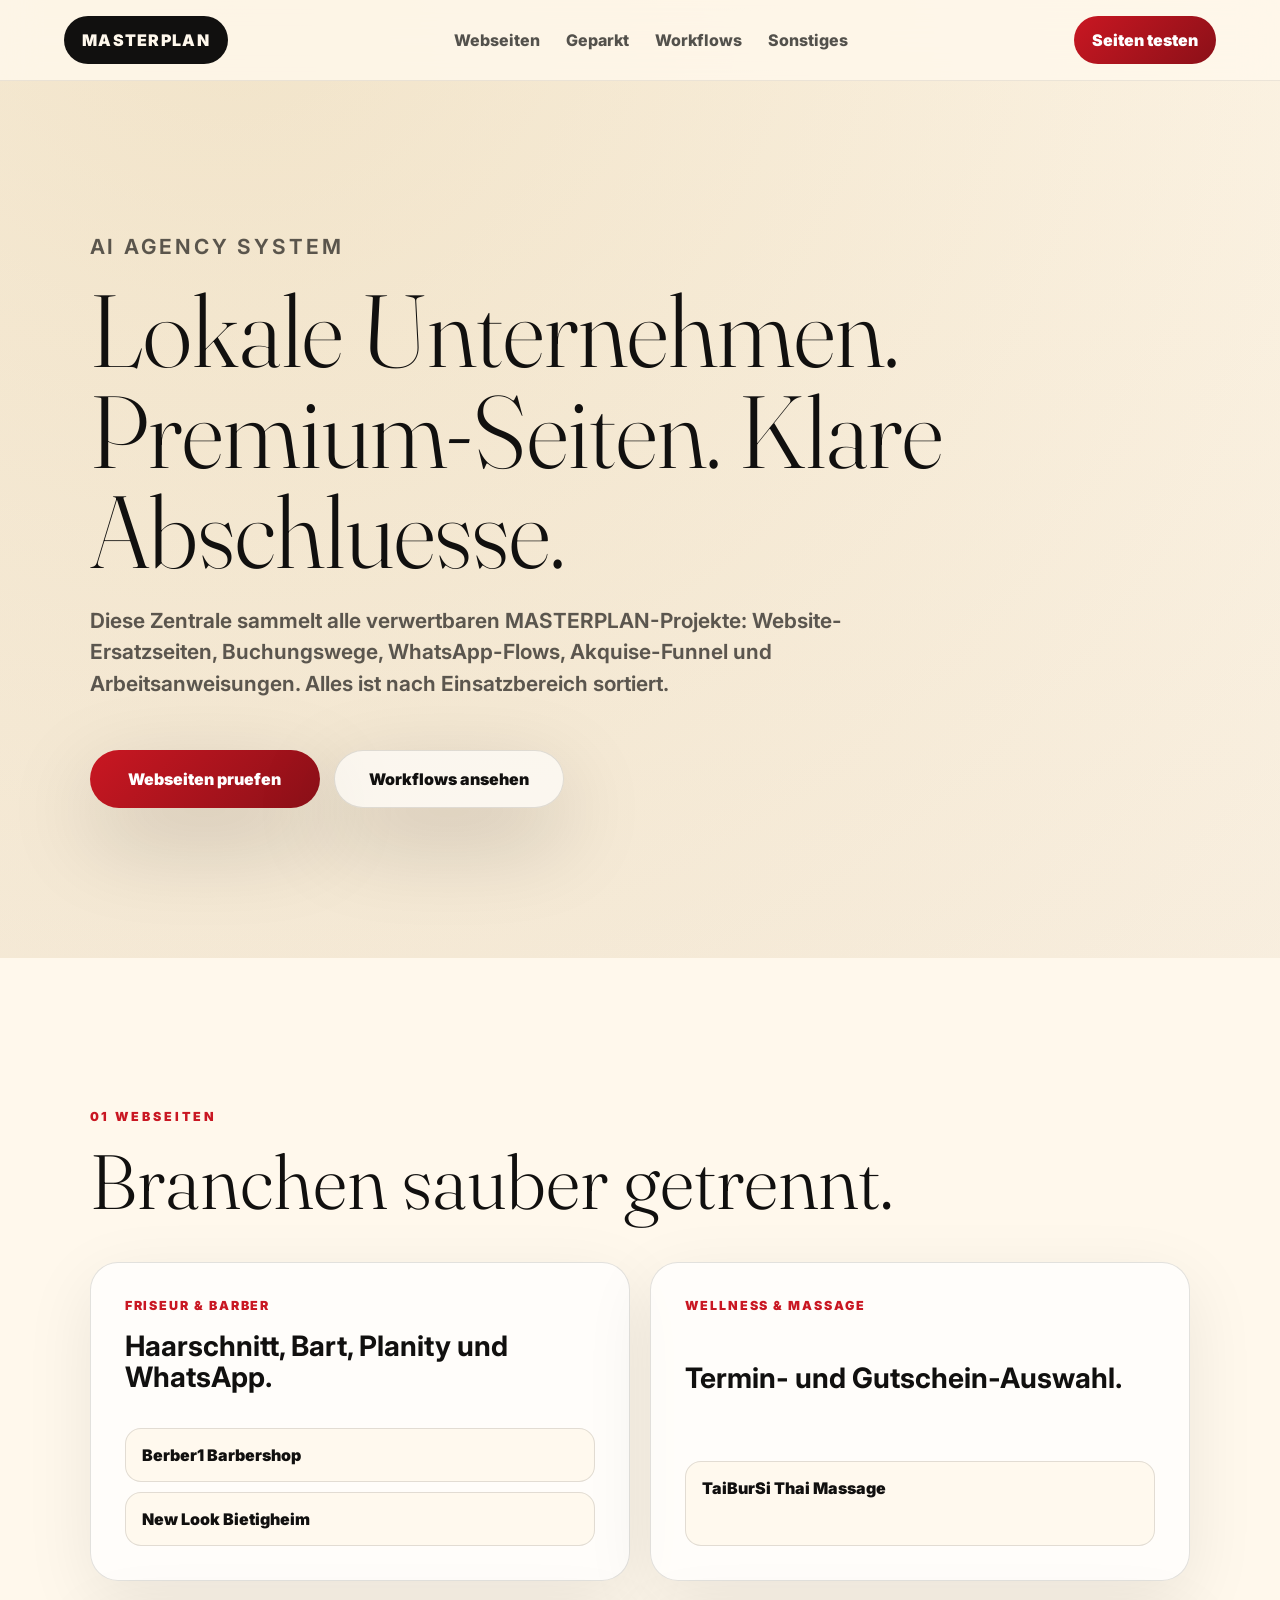
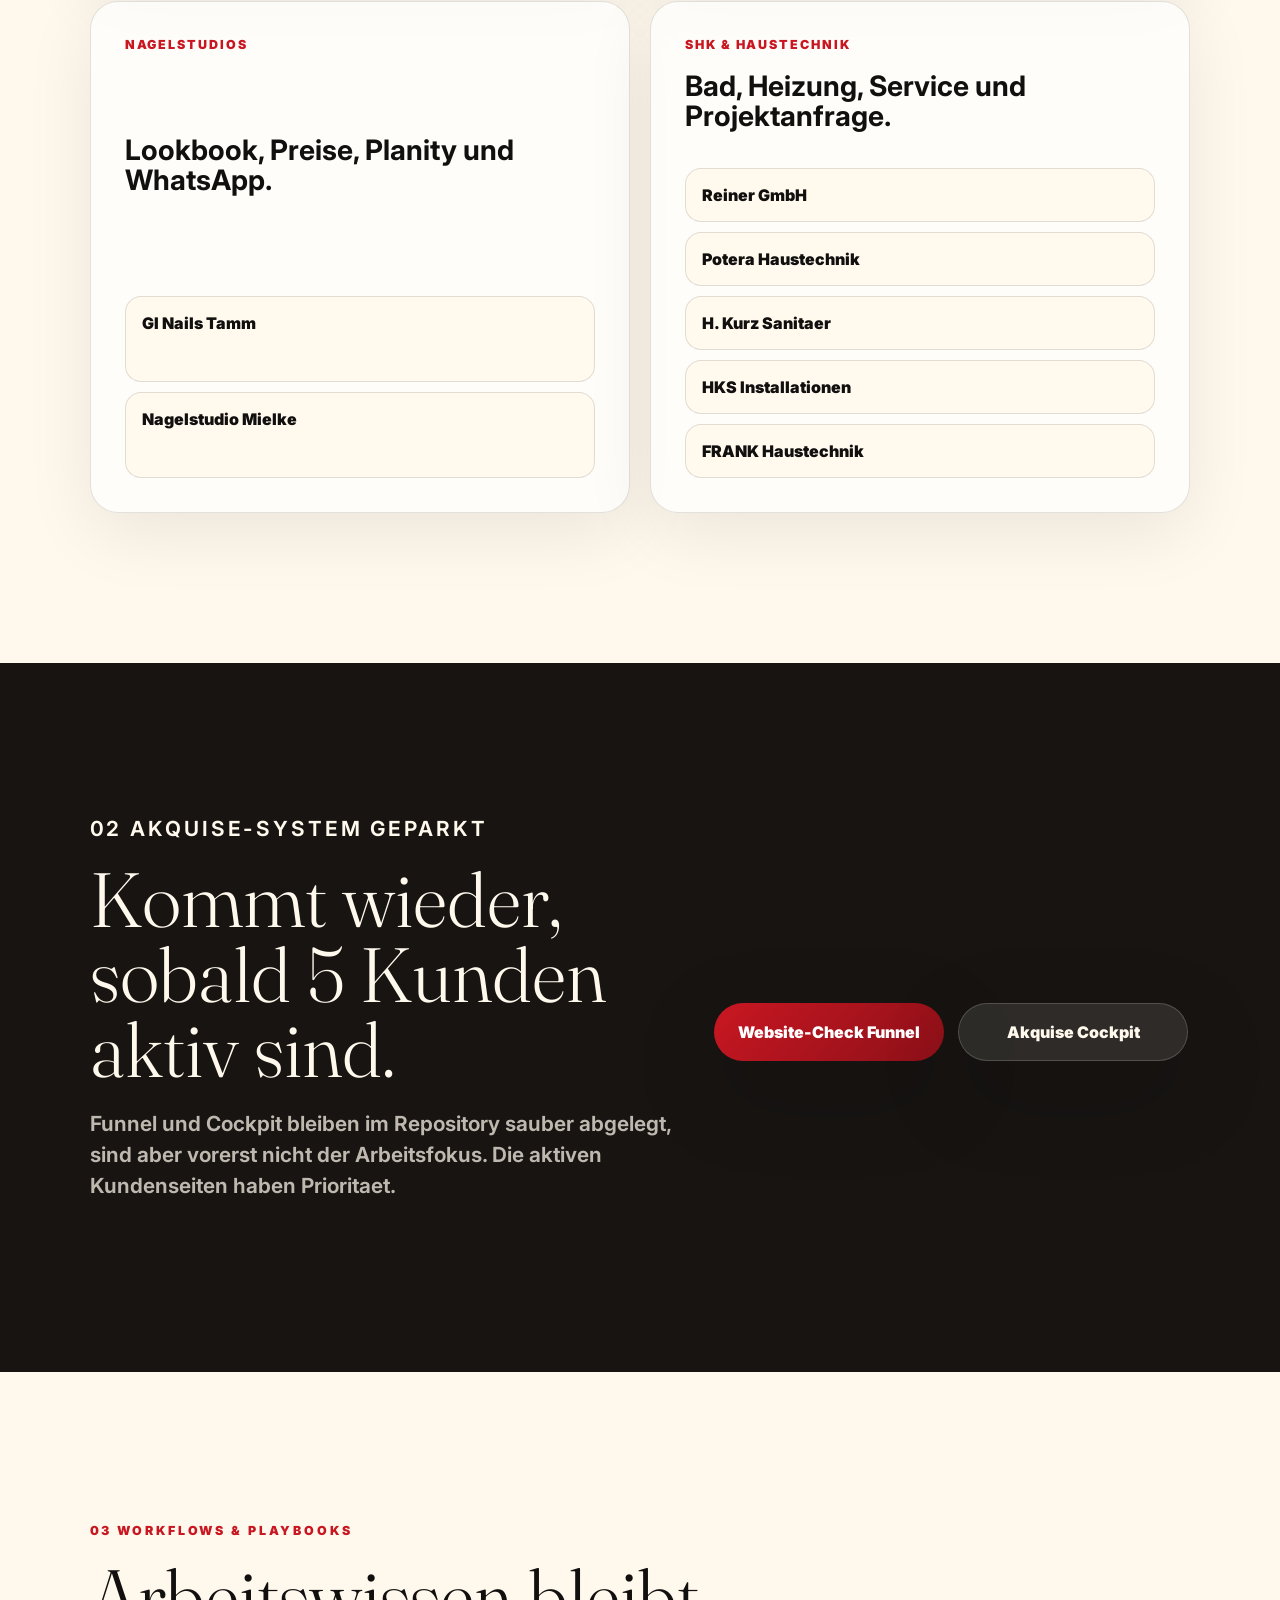
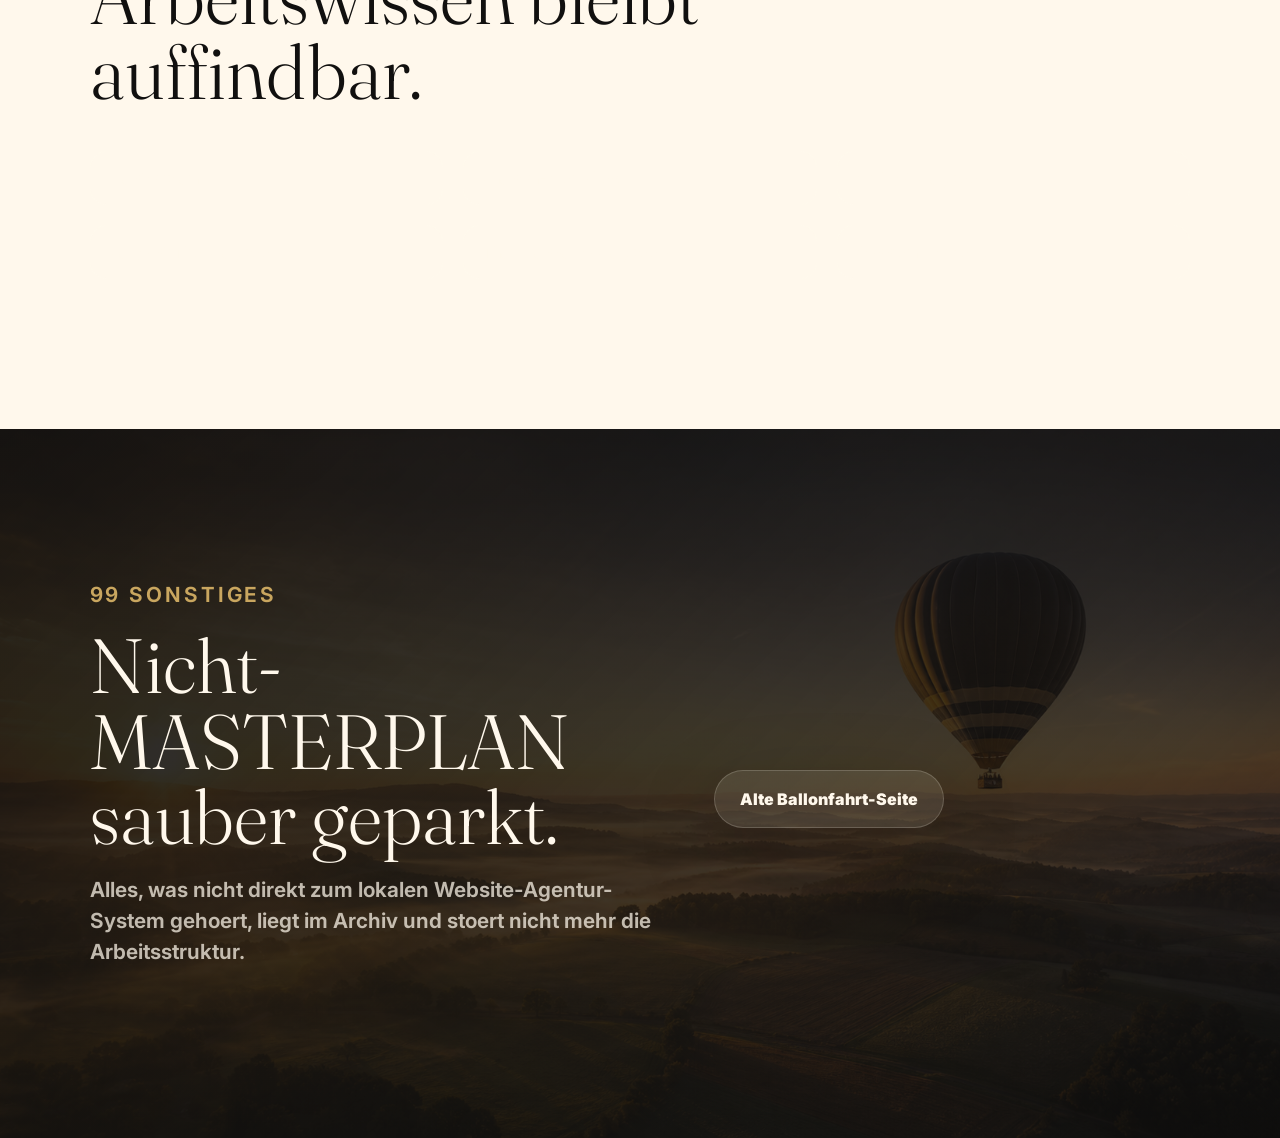
<file: index.html>
<!doctype html>
<html lang="de">
  <head>
    <meta charset="utf-8" />
    <meta name="viewport" content="width=device-width, initial-scale=1" />
    <meta
      name="description"
      content="MASTERPLAN Zentrale fuer lokale Premium-Websites, Akquise-Systeme, Workflows und Projektarchiv."
    />
    <title>MASTERPLAN | Website-System</title>
    <link rel="preconnect" href="https://fonts.googleapis.com" />
    <link rel="preconnect" href="https://fonts.gstatic.com" crossorigin />
    <link
      href="https://fonts.googleapis.com/css2?family=Inter:wght@500;650;800;900&family=Fraunces:opsz,wght@9..144,300;9..144,600&display=swap"
      rel="stylesheet"
    />
    <link rel="stylesheet" href="styles.css" />
  </head>
  <body>
    <header class="site-header">
      <a class="brand" href="#top">MASTERPLAN</a>
      <nav aria-label="Hauptnavigation">
        <a href="#webseiten">Webseiten</a>
        <a href="#akquise">Geparkt</a>
        <a href="#workflows">Workflows</a>
        <a href="#sonstiges">Sonstiges</a>
      </nav>
      <a class="header-cta" href="#webseiten">Seiten testen</a>
    </header>

    <main id="top">
      <section class="hero">
        <p class="eyebrow">AI Agency System</p>
        <h1>Lokale Unternehmen. Premium-Seiten. Klare Abschluesse.</h1>
        <p>
          Diese Zentrale sammelt alle verwertbaren MASTERPLAN-Projekte:
          Website-Ersatzseiten, Buchungswege, WhatsApp-Flows, Akquise-Funnel
          und Arbeitsanweisungen. Alles ist nach Einsatzbereich sortiert.
        </p>
        <div class="hero-actions">
          <a class="btn primary" href="#webseiten">Webseiten pruefen</a>
          <a class="btn ghost" href="#workflows">Workflows ansehen</a>
        </div>
      </section>

      <section class="section" id="webseiten">
        <div class="section-heading">
          <p class="eyebrow">01 Webseiten</p>
          <h2>Branchen sauber getrennt.</h2>
        </div>
        <div class="category-grid">
          <article class="category-card">
            <span>Friseur & Barber</span>
            <h3>Haarschnitt, Bart, Planity und WhatsApp.</h3>
            <div class="link-list">
              <a href="01-webseiten/friseur-barber/berber1-barbershop/">Berber1 Barbershop</a>
              <a href="01-webseiten/friseur-barber/new-look-bietigheim/">New Look Bietigheim</a>
            </div>
          </article>
          <article class="category-card">
            <span>Wellness & Massage</span>
            <h3>Termin- und Gutschein-Auswahl.</h3>
            <div class="link-list">
              <a href="01-webseiten/wellness-massage/bursi-thaimassage/">TaiBurSi Thai Massage</a>
            </div>
          </article>
          <article class="category-card">
            <span>Nagelstudios</span>
            <h3>Lookbook, Preise, Planity und WhatsApp.</h3>
            <div class="link-list">
              <a href="01-webseiten/nagelstudios/gi-nails-tamm/">GI Nails Tamm</a>
              <a href="01-webseiten/nagelstudios/nagelstudio-mielke-besigheim/">Nagelstudio Mielke</a>
            </div>
          </article>
          <article class="category-card">
            <span>SHK & Haustechnik</span>
            <h3>Bad, Heizung, Service und Projektanfrage.</h3>
            <div class="link-list">
              <a href="01-webseiten/shk/reiner-gmbh/">Reiner GmbH</a>
              <a href="01-webseiten/shk/potera-haustechnik/">Potera Haustechnik</a>
              <a href="01-webseiten/shk/kurz-sanitaer/">H. Kurz Sanitaer</a>
              <a href="01-webseiten/shk/hks-installationen/">HKS Installationen</a>
              <a href="01-webseiten/shk/frank-haustechnik/">FRANK Haustechnik</a>
            </div>
          </article>
        </div>
      </section>

      <section class="section split" id="akquise">
        <div>
          <p class="eyebrow">02 Akquise-System geparkt</p>
          <h2>Kommt wieder, sobald 5 Kunden aktiv sind.</h2>
          <p>
            Funnel und Cockpit bleiben im Repository sauber abgelegt, sind aber
            vorerst nicht der Arbeitsfokus. Die aktiven Kundenseiten haben
            Prioritaet.
          </p>
        </div>
        <div class="action-panel">
          <a class="btn primary" href="02-akquise-system/website-check-funnel/">Website-Check Funnel</a>
          <a class="btn ghost dark" href="02-akquise-system/akquise-cockpit.html">Akquise Cockpit</a>
        </div>
      </section>

      <section class="section" id="workflows">
        <div class="section-heading">
          <p class="eyebrow">03 Workflows & Playbooks</p>
          <h2>Arbeitswissen bleibt auffindbar.</h2>
        </div>
        <div class="workflow-grid">
          <a href="03-workflows-playbooks/MASTERPLAN.md">Masterplan</a>
          <a href="03-workflows-playbooks/PHASED_WEBSITE_SALES_WORKFLOW.md">Phasen-Workflow</a>
          <a href="03-workflows-playbooks/MASTERPLAN_WIDGET_PLAYBOOK.md">Widget Playbook</a>
          <a href="03-workflows-playbooks/INDUSTRY_PLAYBOOK_NAIL_STUDIO.md">Nagelstudio Playbook</a>
          <a href="03-workflows-playbooks/INDUSTRY_PLAYBOOK_THAI_MASSAGE.md">Thai Massage Playbook</a>
          <a href="03-workflows-playbooks/WORK_SESSION_MEMORY.md">Session Memory</a>
        </div>
      </section>

      <section class="section split muted" id="sonstiges">
        <div>
          <p class="eyebrow">99 Sonstiges</p>
          <h2>Nicht-MASTERPLAN sauber geparkt.</h2>
          <p>
            Alles, was nicht direkt zum lokalen Website-Agentur-System gehoert,
            liegt im Archiv und stoert nicht mehr die Arbeitsstruktur.
          </p>
        </div>
        <div class="action-panel">
          <a class="btn ghost dark" href="99-sonstiges/ballonfahrt-alt/">Alte Ballonfahrt-Seite</a>
        </div>
      </section>
    </main>
  </body>
</html>
</file>
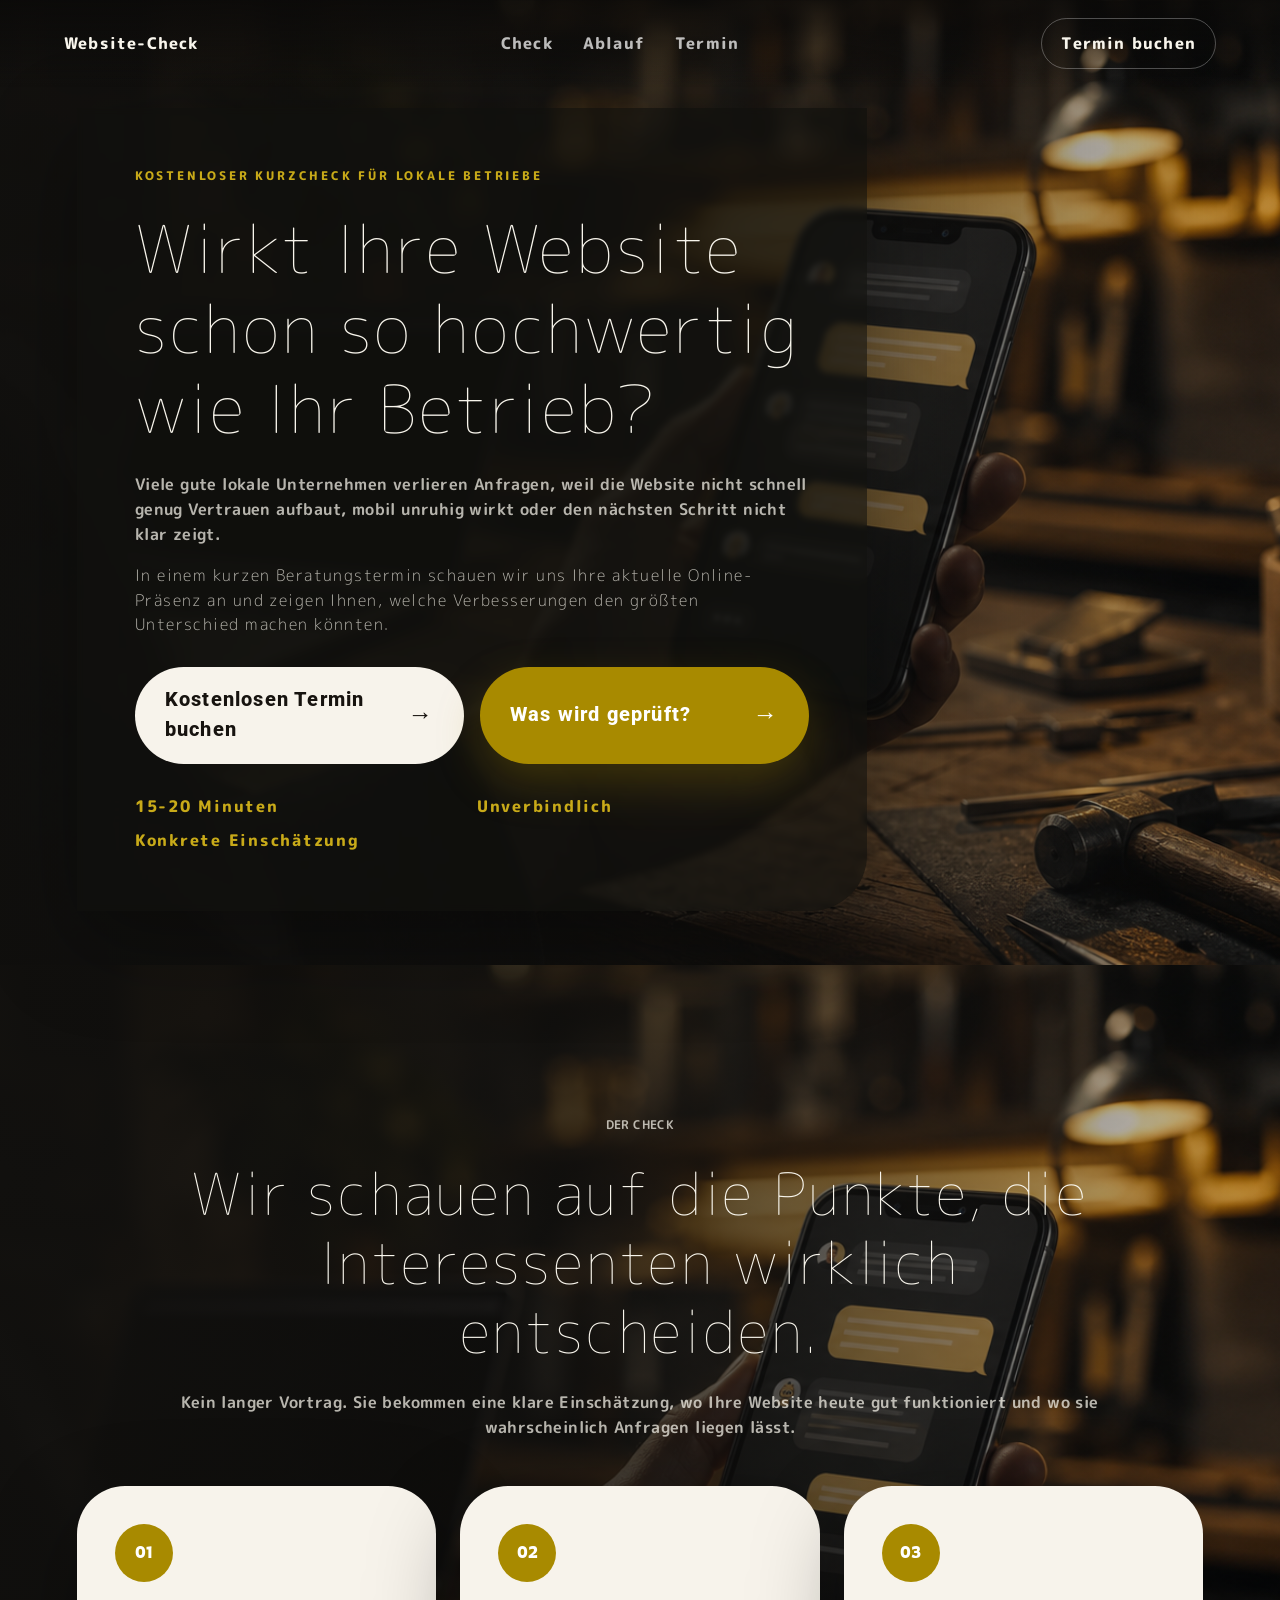
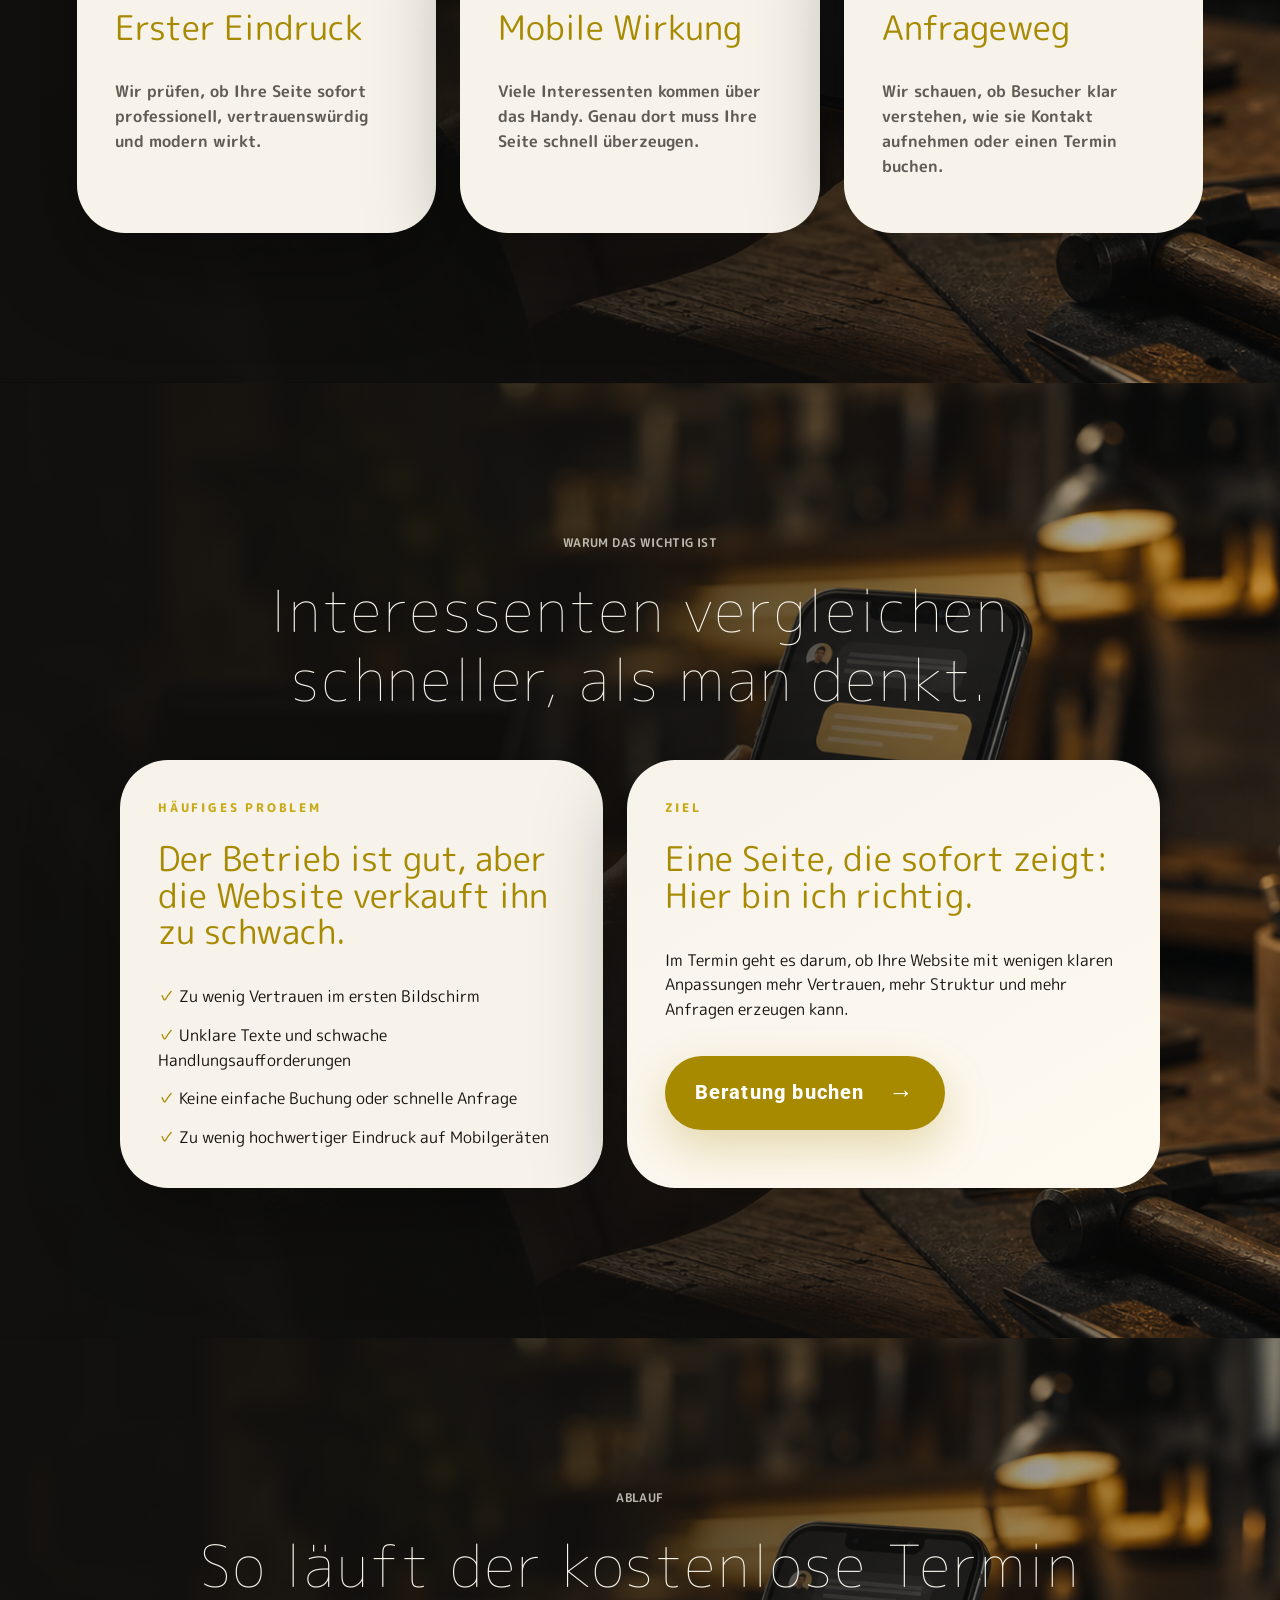
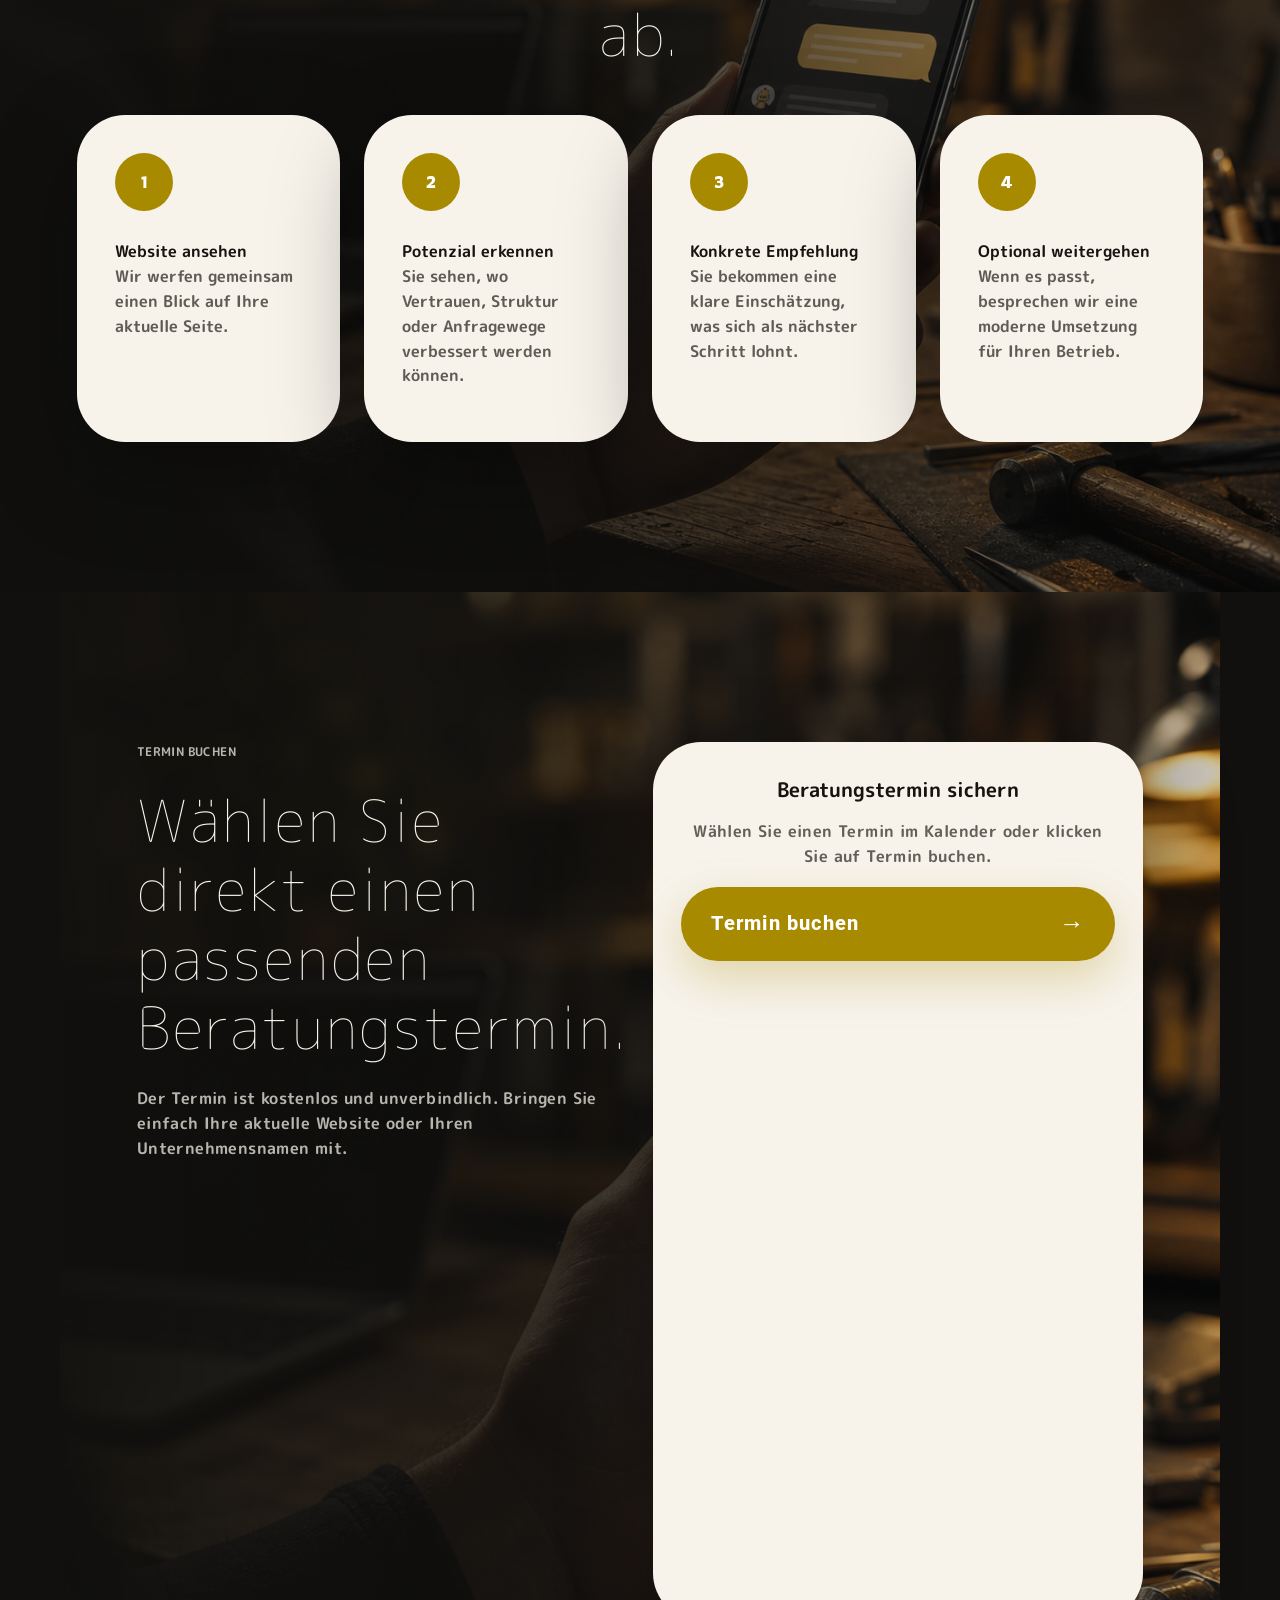
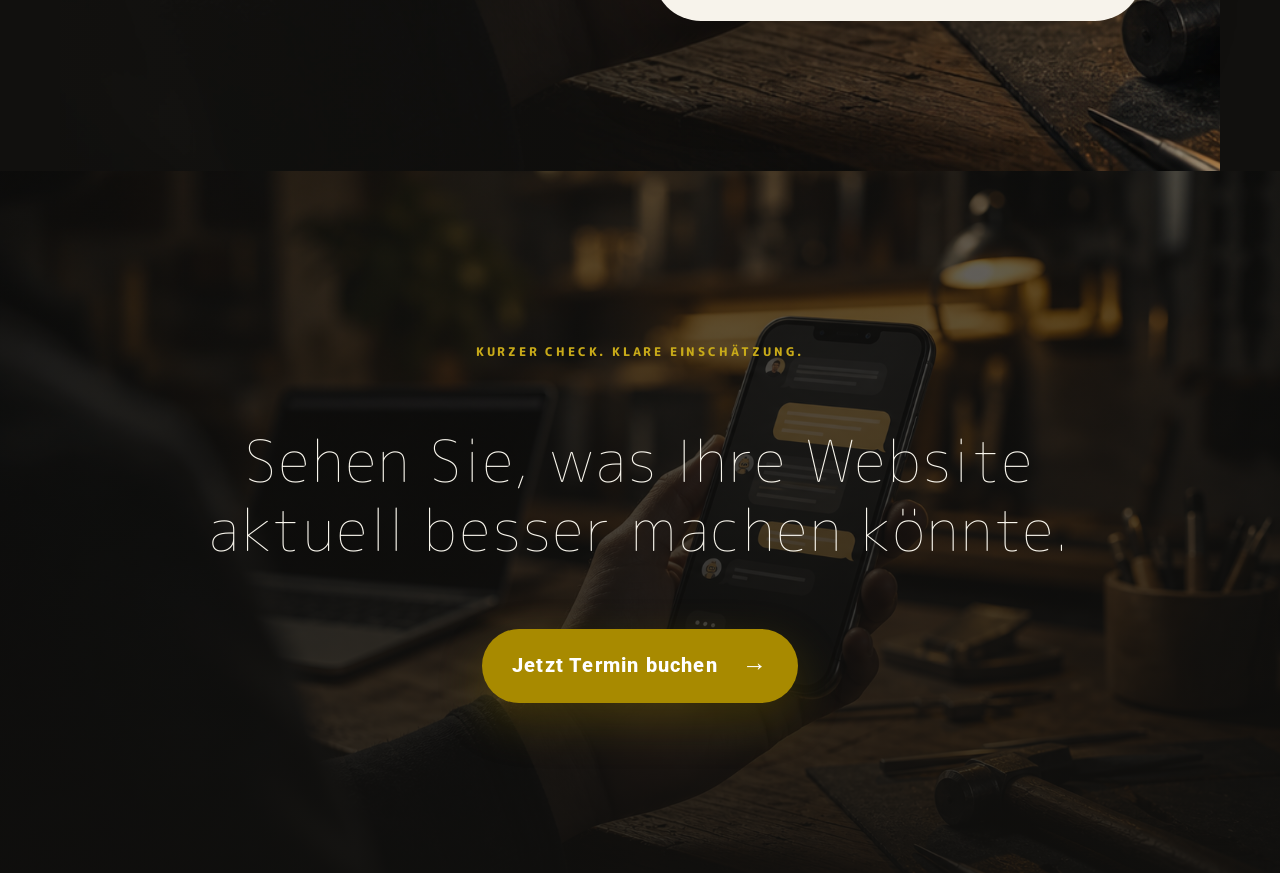
<file: 02-akquise-system/website-check-funnel/index.html>
<!doctype html>
<html lang="de">
  <head>
    <meta charset="utf-8" />
    <meta name="viewport" content="width=device-width, initial-scale=1" />
    <meta
      name="description"
      content="Kostenloser Website-Check für lokale Betriebe: erfahren Sie, wie Ihre Website moderner wirken und mehr Anfragen erzeugen kann."
    />
    <title>Kostenloser Website-Check | Beratungstermin buchen</title>
    <link rel="preconnect" href="https://fonts.googleapis.com" />
    <link rel="preconnect" href="https://fonts.gstatic.com" crossorigin />
    <link
      href="https://fonts.googleapis.com/css2?family=M+PLUS+Rounded+1c:wght@100;300;400;500;700;800&family=Roboto:wght@700&family=Rowdies:wght@700&display=swap"
      rel="stylesheet"
    />
    <link href="https://assets.calendly.com/assets/external/widget.css" rel="stylesheet" />
    <link rel="stylesheet" href="styles.css" />
  </head>
  <body>
    <script>
      const calendlyUrl = "https://calendly.com/alezaffino271/wunschtermin-ballonfahrt";
    </script>

    <header class="site-header">
      <a class="brand" href="#top">Website-Check</a>
      <nav>
        <a href="#check">Check</a>
        <a href="#ablauf">Ablauf</a>
        <a href="#termin">Termin</a>
      </nav>
      <a class="header-cta" href="https://calendly.com/alezaffino271/wunschtermin-ballonfahrt" data-calendly-popup>Termin buchen</a>
    </header>

    <main id="top">
      <section class="hero">
        <div class="hero-panel">
          <p class="eyebrow">Kostenloser Kurzcheck für lokale Betriebe</p>
          <h1>Wirkt Ihre Website schon so hochwertig wie Ihr Betrieb?</h1>
          <p class="hero-copy">
            Viele gute lokale Unternehmen verlieren Anfragen, weil die Website
            nicht schnell genug Vertrauen aufbaut, mobil unruhig wirkt oder den
            nächsten Schritt nicht klar zeigt.
          </p>
          <p class="hero-note">
            In einem kurzen Beratungstermin schauen wir uns Ihre aktuelle
            Online-Präsenz an und zeigen Ihnen, welche Verbesserungen den
            größten Unterschied machen könnten.
          </p>
          <div class="hero-actions">
            <a class="btn btn-light" href="https://calendly.com/alezaffino271/wunschtermin-ballonfahrt" data-calendly-popup>Kostenlosen Termin buchen</a>
            <a class="btn btn-gold" href="#check">Was wird geprüft?</a>
          </div>
          <div class="hero-stats">
            <span>15-20 Minuten</span>
            <span>Unverbindlich</span>
            <span>Konkrete Einschätzung</span>
          </div>
        </div>
      </section>

      <section class="demo-section" id="check">
        <div class="section-heading">
          <p class="section-kicker">Der Check</p>
          <h2>Wir schauen auf die Punkte, die Interessenten wirklich entscheiden.</h2>
          <p>
            Kein langer Vortrag. Sie bekommen eine klare Einschätzung, wo Ihre
            Website heute gut funktioniert und wo sie wahrscheinlich Anfragen
            liegen lässt.
          </p>
        </div>

        <div class="cards">
          <article>
            <span>01</span>
            <h3>Erster Eindruck</h3>
            <p>Wir prüfen, ob Ihre Seite sofort professionell, vertrauenswürdig und modern wirkt.</p>
          </article>
          <article>
            <span>02</span>
            <h3>Mobile Wirkung</h3>
            <p>Viele Interessenten kommen über das Handy. Genau dort muss Ihre Seite schnell überzeugen.</p>
          </article>
          <article>
            <span>03</span>
            <h3>Anfrageweg</h3>
            <p>Wir schauen, ob Besucher klar verstehen, wie sie Kontakt aufnehmen oder einen Termin buchen.</p>
          </article>
        </div>
      </section>

      <section class="problem-section">
        <div class="section-heading">
          <p class="section-kicker">Warum das wichtig ist</p>
          <h2>Interessenten vergleichen schneller, als man denkt.</h2>
        </div>
        <div class="demo-grid compact">
          <div class="lead-card">
            <p class="section-kicker">Häufiges Problem</p>
            <h3>Der Betrieb ist gut, aber die Website verkauft ihn zu schwach.</h3>
            <ul>
              <li>Zu wenig Vertrauen im ersten Bildschirm</li>
              <li>Unklare Texte und schwache Handlungsaufforderungen</li>
              <li>Keine einfache Buchung oder schnelle Anfrage</li>
              <li>Zu wenig hochwertiger Eindruck auf Mobilgeräten</li>
            </ul>
          </div>
          <div class="lead-card highlight-card">
            <p class="section-kicker">Ziel</p>
            <h3>Eine Seite, die sofort zeigt: Hier bin ich richtig.</h3>
            <p>
              Im Termin geht es darum, ob Ihre Website mit wenigen klaren
              Anpassungen mehr Vertrauen, mehr Struktur und mehr Anfragen
              erzeugen kann.
            </p>
            <a class="btn btn-gold" href="https://calendly.com/alezaffino271/wunschtermin-ballonfahrt" data-calendly-popup>Beratung buchen</a>
          </div>
        </div>
      </section>

      <section class="system-section" id="ablauf">
        <div class="section-heading">
          <p class="section-kicker">Ablauf</p>
          <h2>So läuft der kostenlose Termin ab.</h2>
        </div>
        <div class="timeline">
          <article><span>1</span><strong>Website ansehen</strong><p>Wir werfen gemeinsam einen Blick auf Ihre aktuelle Seite.</p></article>
          <article><span>2</span><strong>Potenzial erkennen</strong><p>Sie sehen, wo Vertrauen, Struktur oder Anfragewege verbessert werden können.</p></article>
          <article><span>3</span><strong>Konkrete Empfehlung</strong><p>Sie bekommen eine klare Einschätzung, was sich als nächster Schritt lohnt.</p></article>
          <article><span>4</span><strong>Optional weitergehen</strong><p>Wenn es passt, besprechen wir eine moderne Umsetzung für Ihren Betrieb.</p></article>
        </div>
      </section>

      <section class="booking" id="termin">
        <div>
          <p class="section-kicker">Termin buchen</p>
          <h2>Wählen Sie direkt einen passenden Beratungstermin.</h2>
          <p>
            Der Termin ist kostenlos und unverbindlich. Bringen Sie einfach Ihre
            aktuelle Website oder Ihren Unternehmensnamen mit.
          </p>
        </div>
        <div class="calendly-card">
          <div class="calendly-fallback">
            <strong>Beratungstermin sichern</strong>
            <p>Wählen Sie einen Termin im Kalender oder klicken Sie auf Termin buchen.</p>
            <a class="btn btn-gold" href="https://calendly.com/alezaffino271/wunschtermin-ballonfahrt" data-calendly-popup>Termin buchen</a>
          </div>
          <div
            class="calendly-inline-widget"
            data-url="https://calendly.com/alezaffino271/wunschtermin-ballonfahrt"
            title="Beratungstermin buchen"
          ></div>
        </div>
      </section>

      <section class="final-cta">
        <p class="eyebrow">Kurzer Check. Klare Einschätzung.</p>
        <h2>Sehen Sie, was Ihre Website aktuell besser machen könnte.</h2>
        <a class="btn btn-gold" href="https://calendly.com/alezaffino271/wunschtermin-ballonfahrt" data-calendly-popup>Jetzt Termin buchen</a>
      </section>
    </main>

    <script src="https://assets.calendly.com/assets/external/widget.js" async></script>
    <script>
      document.querySelectorAll("[data-calendly-popup]").forEach((button) => {
        button.addEventListener("click", (event) => {
          event.preventDefault();
          if (window.Calendly) Calendly.initPopupWidget({ url: calendlyUrl });
          else window.open(calendlyUrl, "_blank", "noopener");
        });
      });
    </script>
  </body>
</html>
</file>
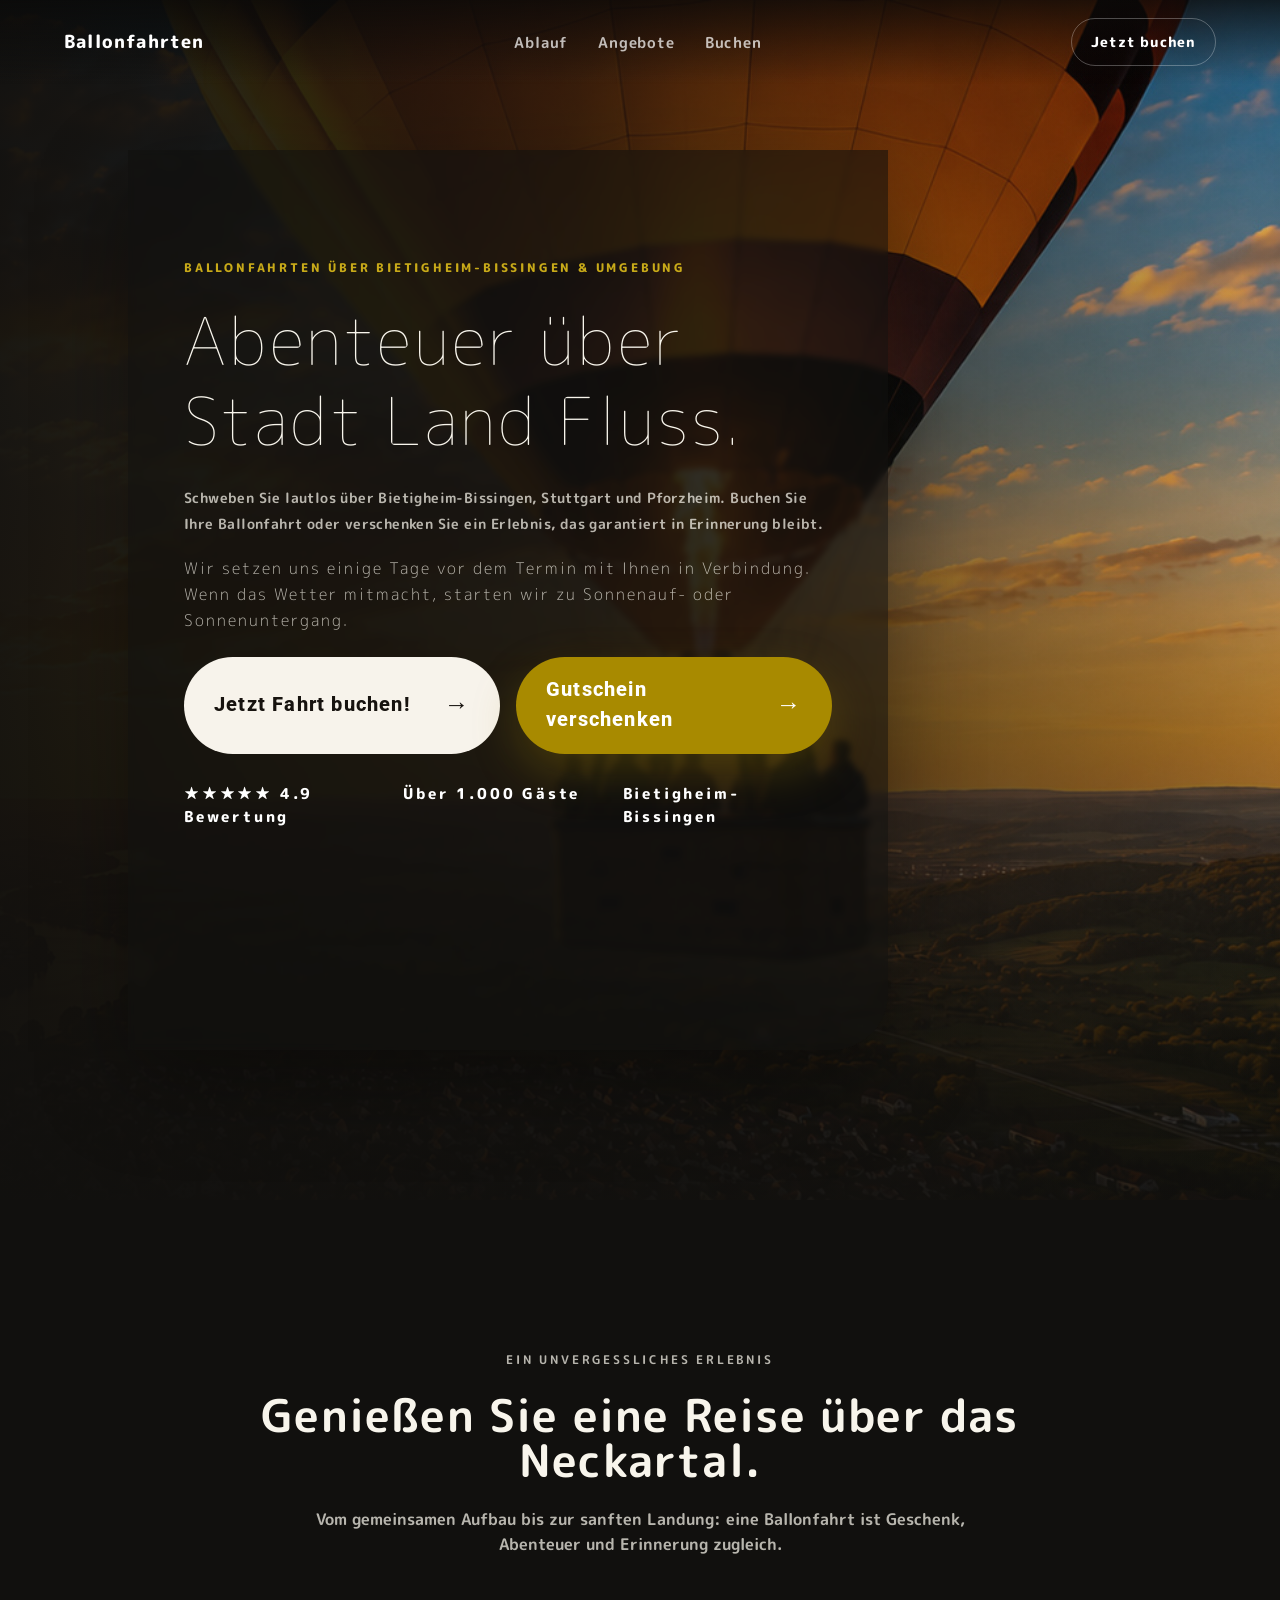
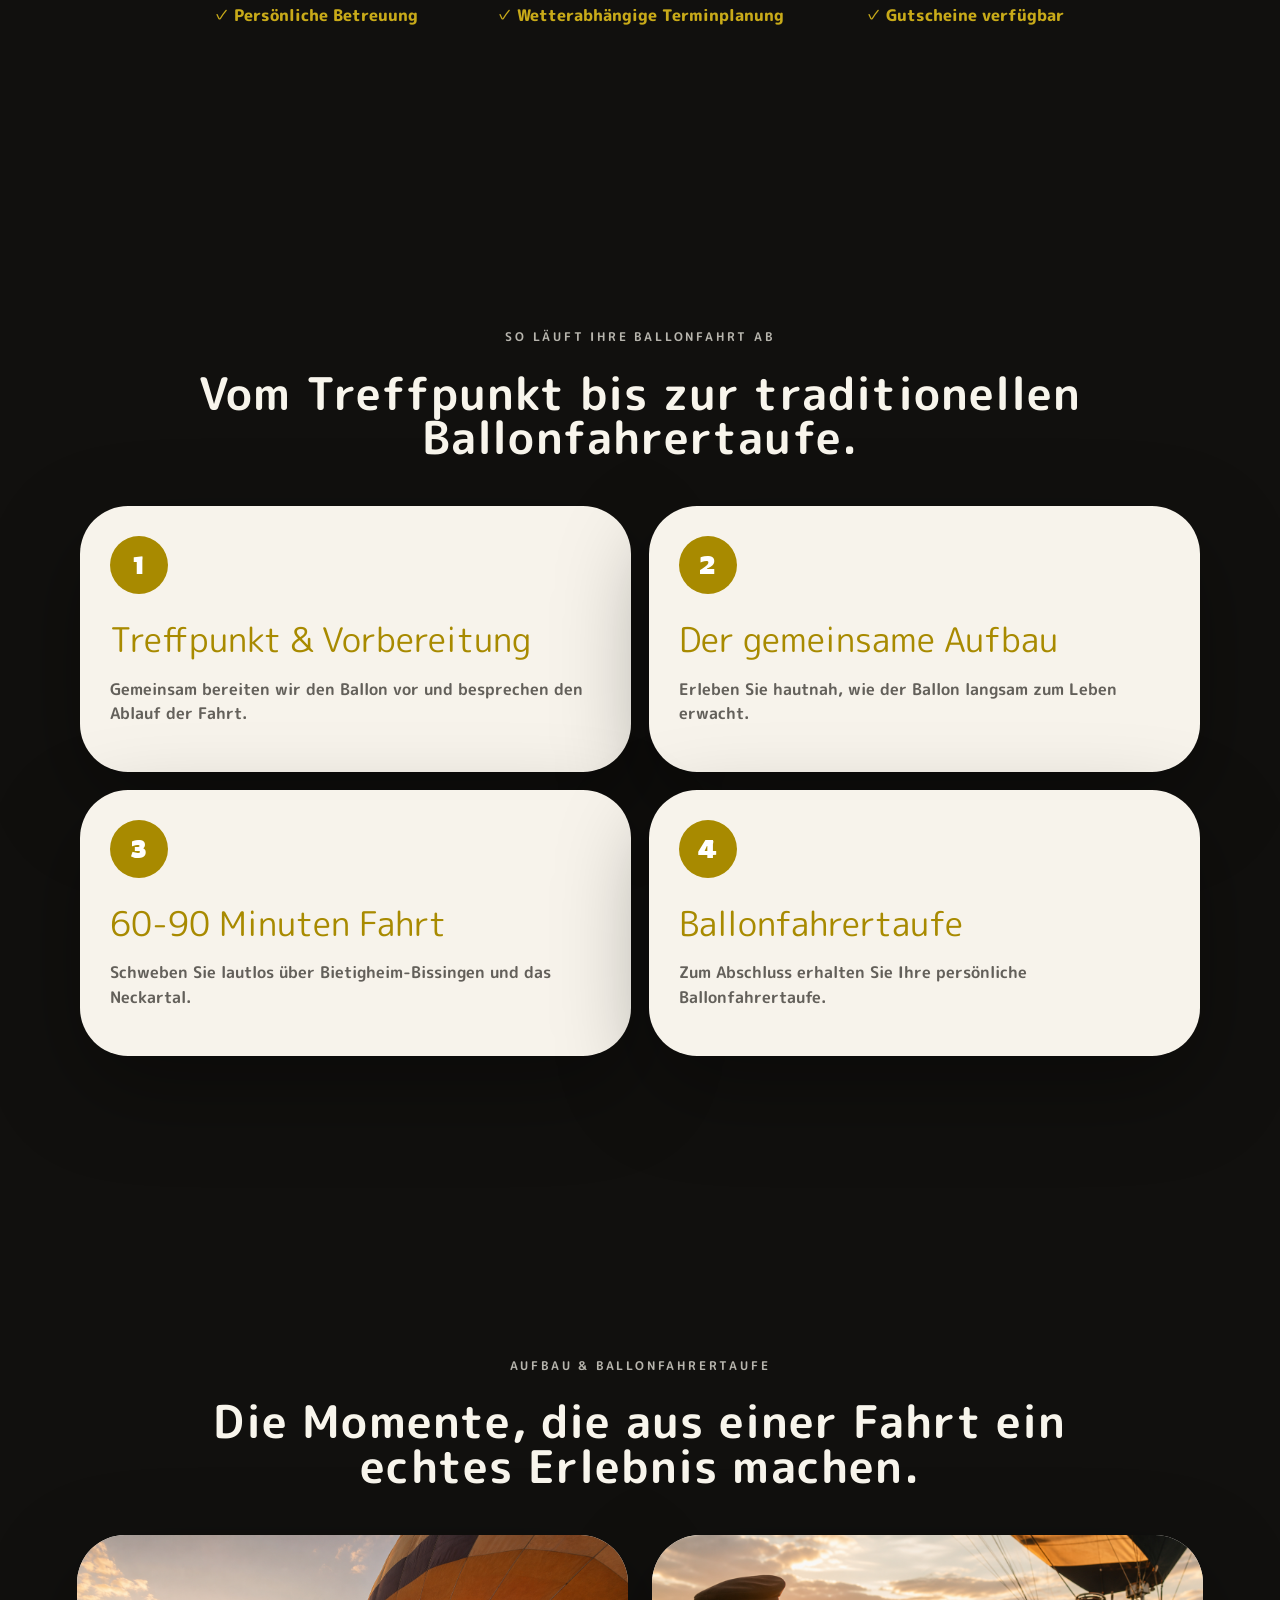
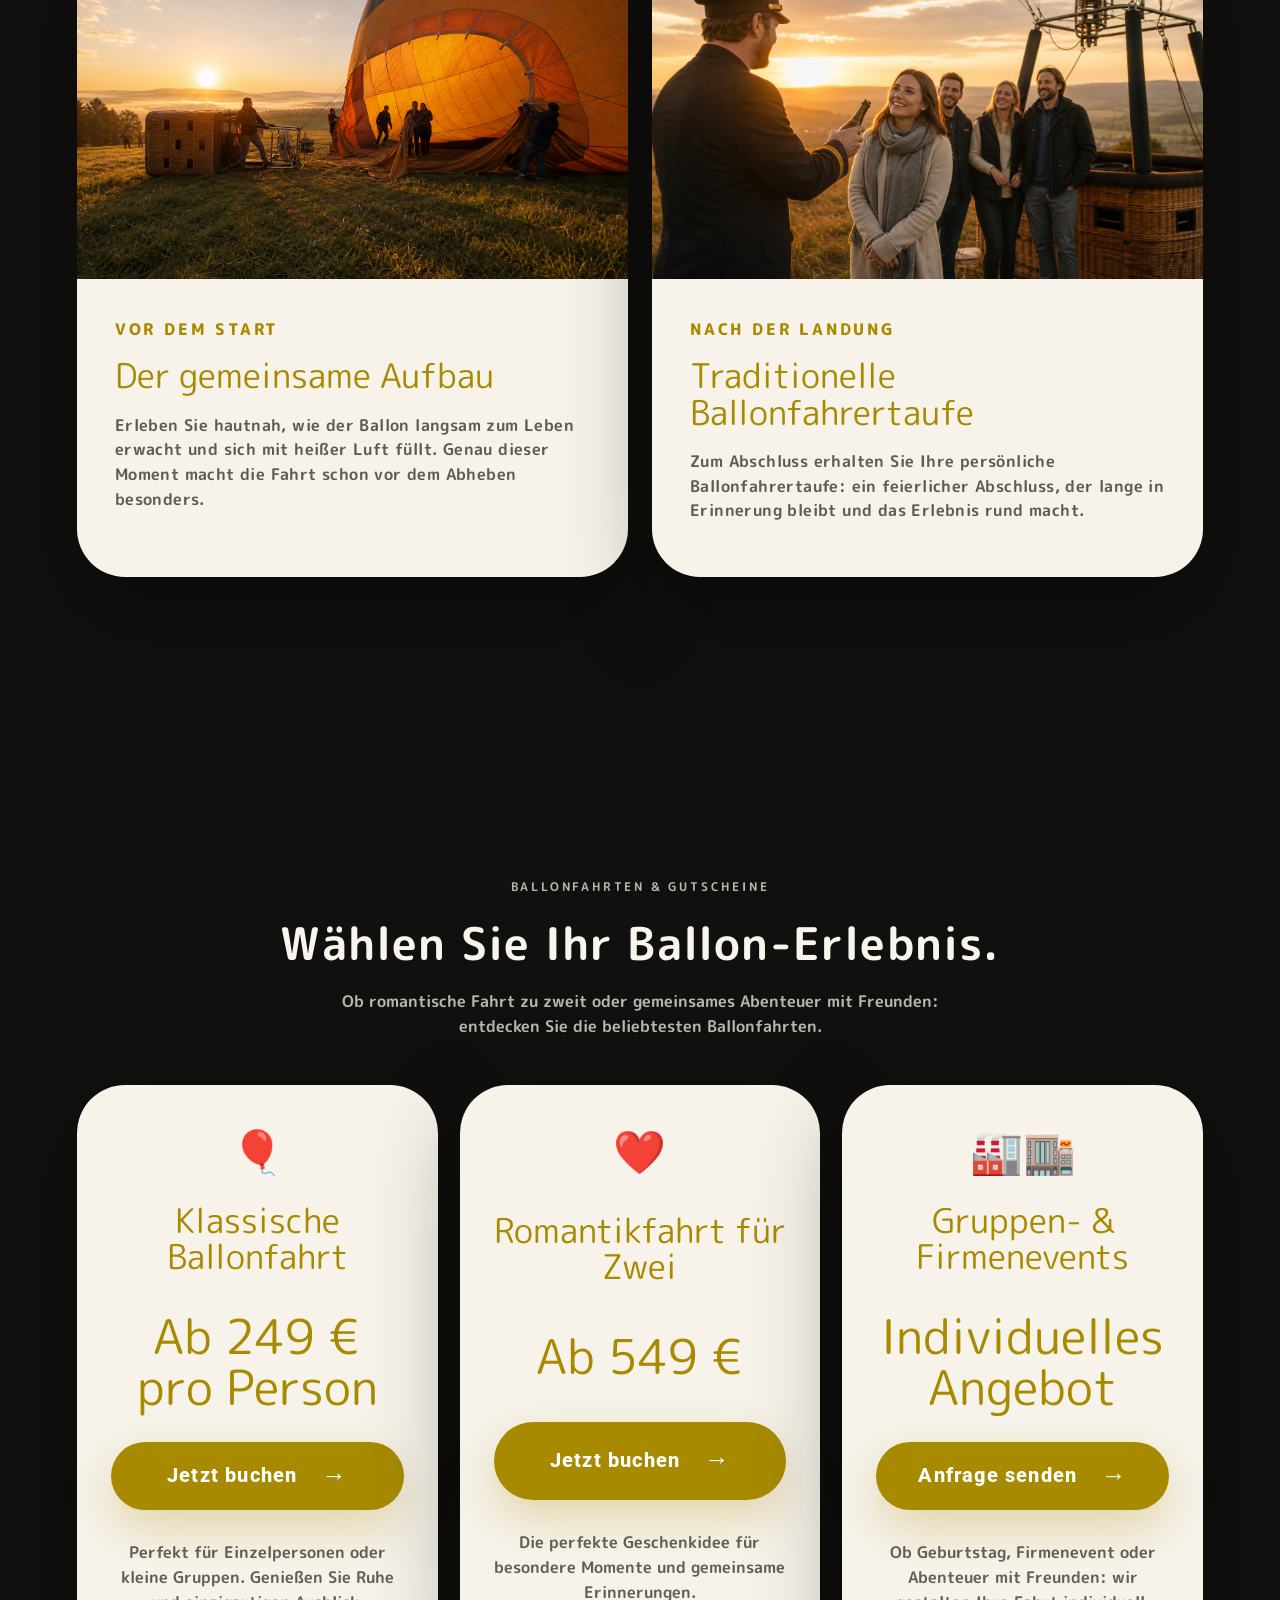
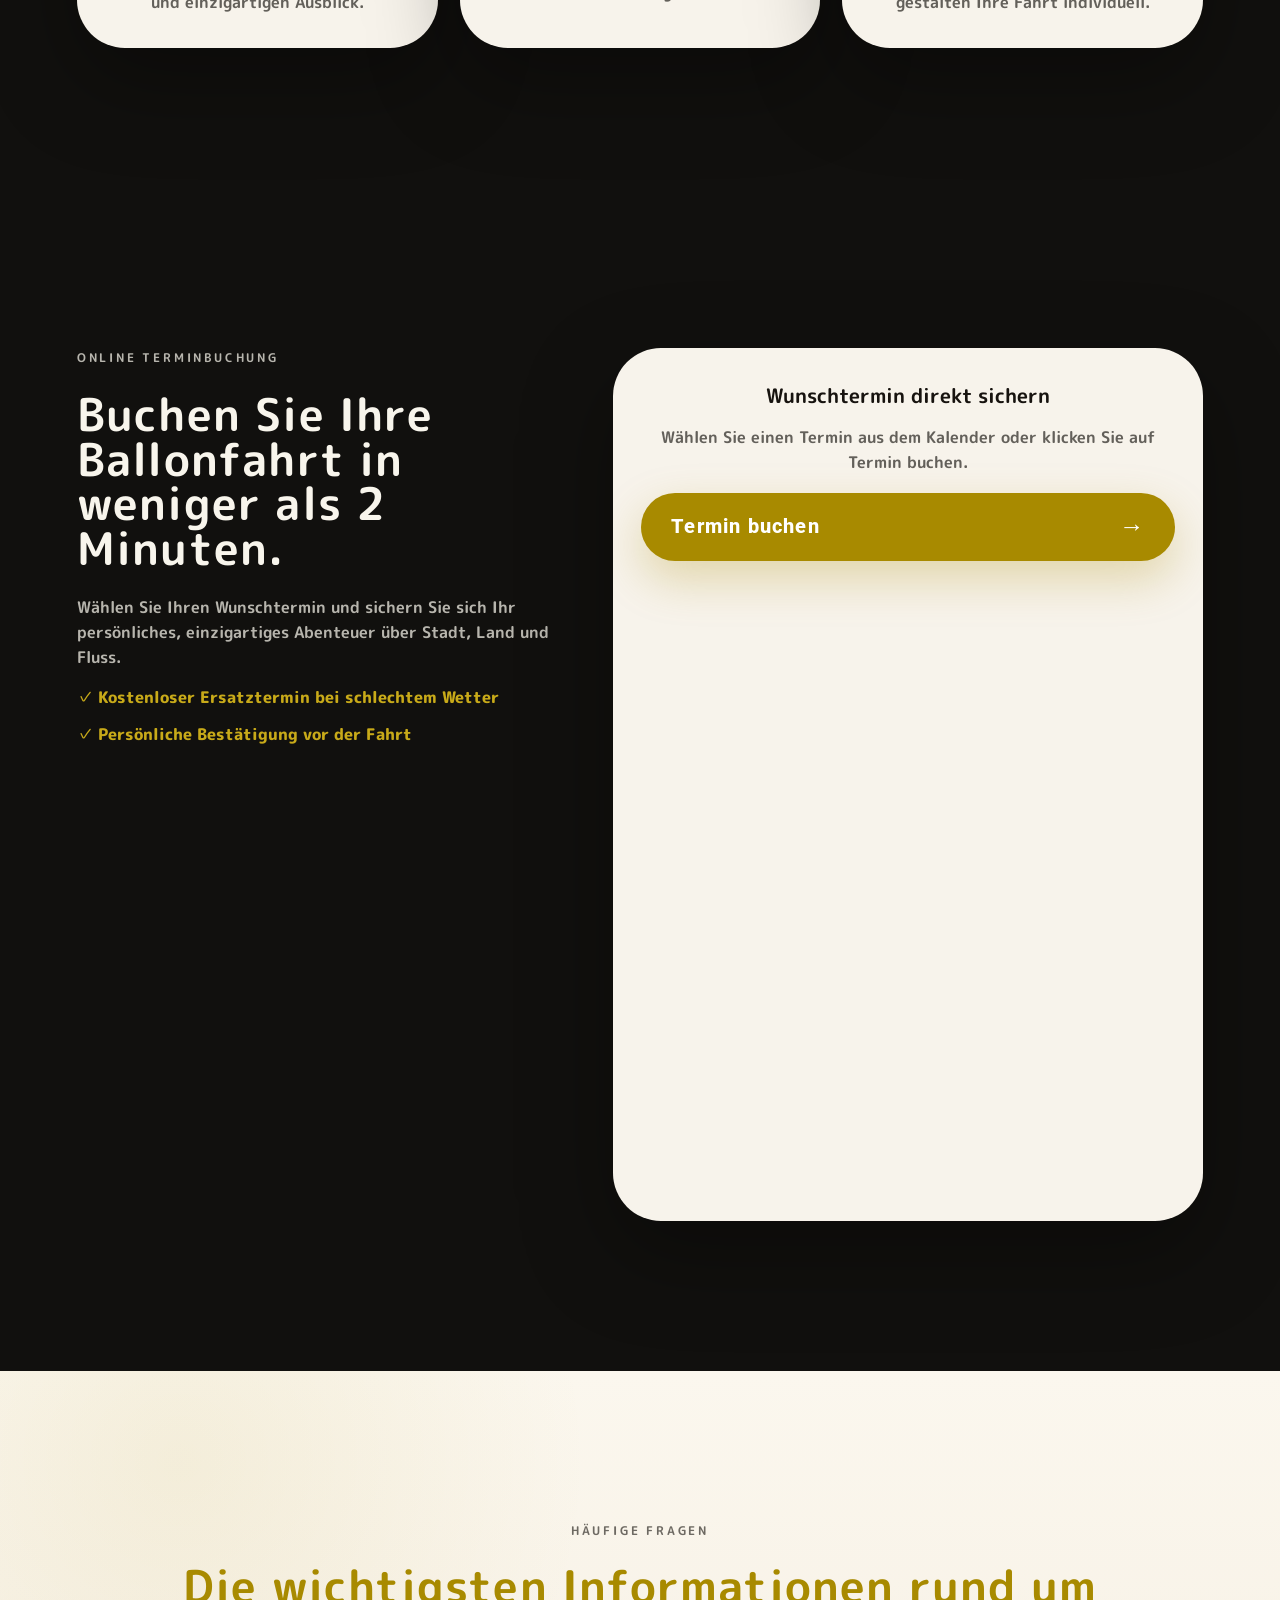
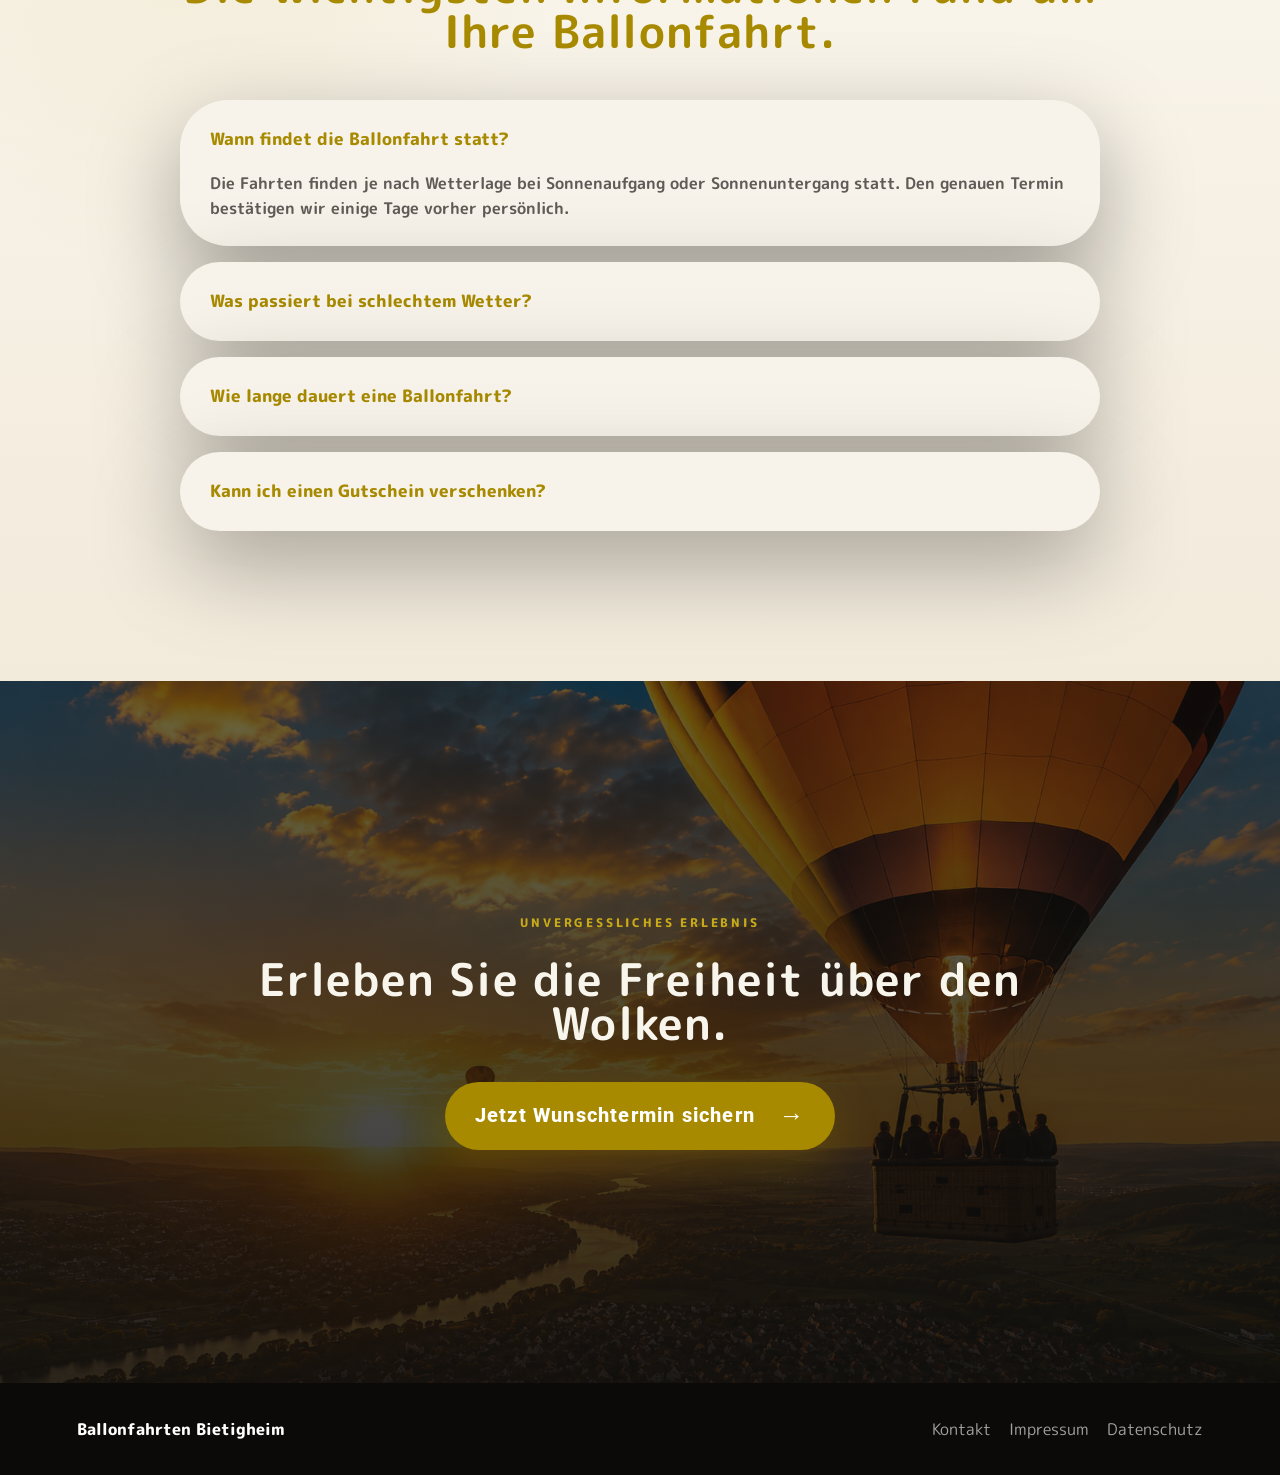
<file: 99-sonstiges/ballonfahrt-alt/index.html>
<!doctype html>
<html lang="de">
  <head>
    <meta charset="utf-8" />
    <meta name="viewport" content="width=device-width, initial-scale=1" />
    <meta
      name="description"
      content="Ballonfahrten über Bietigheim-Bissingen, Stuttgart und Pforzheim. Jetzt Fahrt buchen oder Gutschein verschenken."
    />
    <title>Ballonfahrten Bietigheim | Abenteuer über Stuttgart</title>
    <link rel="preconnect" href="https://fonts.googleapis.com" />
    <link rel="preconnect" href="https://fonts.gstatic.com" crossorigin />
    <link
      href="https://fonts.googleapis.com/css2?family=M+PLUS+Rounded+1c:wght@100;300;400;500;700;800&family=Roboto:wght@700&family=Rowdies:wght@700&display=swap"
      rel="stylesheet"
    />
    <link href="https://assets.calendly.com/assets/external/widget.css" rel="stylesheet" />
    <link rel="stylesheet" href="styles.css" />
  </head>
  <body>
    <script>
      const calendlyUrl = "https://calendly.com/alezaffino271/wunschtermin-ballonfahrt";
    </script>
    <header class="site-header" aria-label="Hauptnavigation">
      <a class="brand" href="#top">Ballonfahrten</a>
      <nav>
        <a href="#ablauf">Ablauf</a>
        <a href="#angebote">Angebote</a>
        <a href="#kontakt">Buchen</a>
      </nav>
      <a class="header-cta" href="https://calendly.com/alezaffino271/wunschtermin-ballonfahrt" data-calendly-popup>Jetzt buchen</a>
    </header>

    <main id="top">
      <section class="hero">
        <div class="hero-media" role="img" aria-label="Heißluftballon über Landschaft bei Sonnenuntergang"></div>
        <div class="hero-panel">
          <p class="eyebrow">Ballonfahrten über Bietigheim-Bissingen & Umgebung</p>
          <h1>Abenteuer über Stadt Land Fluss.</h1>
          <p class="hero-copy">
            Schweben Sie lautlos über Bietigheim-Bissingen, Stuttgart und
            Pforzheim. Buchen Sie Ihre Ballonfahrt oder verschenken Sie ein
            Erlebnis, das garantiert in Erinnerung bleibt.
          </p>
          <p class="hero-note">
            Wir setzen uns einige Tage vor dem Termin mit Ihnen in Verbindung.
            Wenn das Wetter mitmacht, starten wir zu Sonnenauf- oder
            Sonnenuntergang.
          </p>
          <div class="hero-actions">
            <a class="btn btn-light" href="https://calendly.com/alezaffino271/wunschtermin-ballonfahrt" data-calendly-popup>Jetzt Fahrt buchen!</a>
            <a class="btn btn-gold" href="#angebote">Gutschein verschenken</a>
          </div>
          <div class="hero-stats" aria-label="Vertrauenssignale">
            <span>★★★★★ 4.9 Bewertung</span>
            <span>Über 1.000 Gäste</span>
            <span>Bietigheim-Bissingen</span>
          </div>
        </div>
      </section>

      <section class="intro section-dark">
        <div class="section-heading">
          <p class="section-kicker">Ein unvergessliches Erlebnis</p>
          <h2>Genießen Sie eine Reise über das Neckartal.</h2>
          <p>
            Vom gemeinsamen Aufbau bis zur sanften Landung: eine Ballonfahrt ist
            Geschenk, Abenteuer und Erinnerung zugleich.
          </p>
        </div>
        <div class="trust-strip">
          <span>Persönliche Betreuung</span>
          <span>Wetterabhängige Terminplanung</span>
          <span>Gutscheine verfügbar</span>
        </div>
      </section>

      <section class="experience" id="ablauf">
        <div class="section-heading">
          <p class="section-kicker">So läuft Ihre Ballonfahrt ab</p>
          <h2>Vom Treffpunkt bis zur traditionellen Ballonfahrertaufe.</h2>
        </div>
        <div class="steps">
          <article>
            <span>1</span>
            <h3>Treffpunkt & Vorbereitung</h3>
            <p>Gemeinsam bereiten wir den Ballon vor und besprechen den Ablauf der Fahrt.</p>
          </article>
          <article>
            <span>2</span>
            <h3>Der gemeinsame Aufbau</h3>
            <p>Erleben Sie hautnah, wie der Ballon langsam zum Leben erwacht.</p>
          </article>
          <article>
            <span>3</span>
            <h3>60-90 Minuten Fahrt</h3>
            <p>Schweben Sie lautlos über Bietigheim-Bissingen und das Neckartal.</p>
          </article>
          <article>
            <span>4</span>
            <h3>Ballonfahrertaufe</h3>
            <p>Zum Abschluss erhalten Sie Ihre persönliche Ballonfahrertaufe.</p>
          </article>
        </div>
      </section>

      <section class="moments">
        <div class="section-heading">
          <p class="section-kicker">Aufbau & Ballonfahrertaufe</p>
          <h2>Die Momente, die aus einer Fahrt ein echtes Erlebnis machen.</h2>
        </div>
        <div class="moment-grid">
          <article class="moment-card">
            <img src="assets/balloon-setup.png" alt="Gemeinsamer Aufbau eines Heißluftballons bei Sonnenaufgang" />
            <div>
              <span>Vor dem Start</span>
              <h3>Der gemeinsame Aufbau</h3>
              <p>
                Erleben Sie hautnah, wie der Ballon langsam zum Leben erwacht
                und sich mit heißer Luft füllt. Genau dieser Moment macht die
                Fahrt schon vor dem Abheben besonders.
              </p>
            </div>
          </article>
          <article class="moment-card">
            <img src="assets/balloon-baptism.png" alt="Traditionelle Ballonfahrertaufe nach der Landung" />
            <div>
              <span>Nach der Landung</span>
              <h3>Traditionelle Ballonfahrertaufe</h3>
              <p>
                Zum Abschluss erhalten Sie Ihre persönliche Ballonfahrertaufe:
                ein feierlicher Abschluss, der lange in Erinnerung bleibt und
                das Erlebnis rund macht.
              </p>
            </div>
          </article>
        </div>
      </section>

      <section class="offers section-dark" id="angebote">
        <div class="section-heading">
          <p class="section-kicker">Ballonfahrten & Gutscheine</p>
          <h2>Wählen Sie Ihr Ballon-Erlebnis.</h2>
          <p>
            Ob romantische Fahrt zu zweit oder gemeinsames Abenteuer mit
            Freunden: entdecken Sie die beliebtesten Ballonfahrten.
          </p>
        </div>
        <div class="cards">
          <article class="offer-card">
            <p class="icon">🎈</p>
            <h3>Klassische Ballonfahrt</h3>
            <strong>Ab 249 € pro Person</strong>
            <a class="card-cta" href="https://calendly.com/alezaffino271/wunschtermin-ballonfahrt" data-calendly-popup>Jetzt buchen</a>
            <span>Perfekt für Einzelpersonen oder kleine Gruppen. Genießen Sie Ruhe und einzigartigen Ausblick.</span>
          </article>
          <article class="offer-card">
            <p class="icon">❤️</p>
            <h3>Romantikfahrt für Zwei</h3>
            <strong>Ab 549 €</strong>
            <a class="card-cta" href="https://calendly.com/alezaffino271/wunschtermin-ballonfahrt" data-calendly-popup>Jetzt buchen</a>
            <span>Die perfekte Geschenkidee für besondere Momente und gemeinsame Erinnerungen.</span>
          </article>
          <article class="offer-card">
            <p class="icon">🏭🏬</p>
            <h3>Gruppen- & Firmenevents</h3>
            <strong>Individuelles Angebot</strong>
            <a class="card-cta" href="https://calendly.com/alezaffino271/wunschtermin-ballonfahrt" data-calendly-popup>Anfrage senden</a>
            <span>Ob Geburtstag, Firmenevent oder Abenteuer mit Freunden: wir gestalten Ihre Fahrt individuell.</span>
          </article>
        </div>
      </section>

      <section class="booking" id="kontakt">
        <div class="booking-copy">
          <p class="section-kicker">Online Terminbuchung</p>
          <h2>Buchen Sie Ihre Ballonfahrt in weniger als 2 Minuten.</h2>
          <p>
            Wählen Sie Ihren Wunschtermin und sichern Sie sich Ihr persönliches,
            einzigartiges Abenteuer über Stadt, Land und Fluss.
          </p>
          <div class="booking-badges">
            <span>Kostenloser Ersatztermin bei schlechtem Wetter</span>
            <span>Persönliche Bestätigung vor der Fahrt</span>
          </div>
        </div>
        <div class="calendly-card">
          <div class="calendly-fallback">
            <strong>Wunschtermin direkt sichern</strong>
            <p>Wählen Sie einen Termin aus dem Kalender oder klicken Sie auf Termin buchen.</p>
            <a class="btn btn-gold" href="https://calendly.com/alezaffino271/wunschtermin-ballonfahrt" data-calendly-popup>Termin buchen</a>
          </div>
          <div
            class="calendly-inline-widget"
            data-url="https://calendly.com/alezaffino271/wunschtermin-ballonfahrt"
            title="Wunschtermin Ballonfahrt buchen"
          ></div>
        </div>
      </section>

      <section class="faq">
        <div class="section-heading">
          <p class="section-kicker">Häufige Fragen</p>
          <h2>Die wichtigsten Informationen rund um Ihre Ballonfahrt.</h2>
        </div>
        <div class="faq-list">
          <details open>
            <summary>Wann findet die Ballonfahrt statt?</summary>
            <p>Die Fahrten finden je nach Wetterlage bei Sonnenaufgang oder Sonnenuntergang statt. Den genauen Termin bestätigen wir einige Tage vorher persönlich.</p>
          </details>
          <details>
            <summary>Was passiert bei schlechtem Wetter?</summary>
            <p>Sicherheit steht bei uns an erster Stelle. Sollte das Wetter ungeeignet sein, vereinbaren wir kostenlos einen Ersatztermin.</p>
          </details>
          <details>
            <summary>Wie lange dauert eine Ballonfahrt?</summary>
            <p>Die reine Fahrt dauert in der Regel etwa 60 bis 90 Minuten. Insgesamt sollten Sie ungefähr 3 bis 4 Stunden für das gesamte Erlebnis einplanen.</p>
          </details>
          <details>
            <summary>Kann ich einen Gutschein verschenken?</summary>
            <p>Ja, unsere Ballonfahrten eignen sich perfekt als besonderes Geschenk und können bequem online angefragt werden.</p>
          </details>
        </div>
      </section>

      <section class="final-cta">
        <div>
          <p class="eyebrow">Unvergessliches Erlebnis</p>
          <h2>Erleben Sie die Freiheit über den Wolken.</h2>
          <a class="btn btn-gold" href="https://calendly.com/alezaffino271/wunschtermin-ballonfahrt" data-calendly-popup>Jetzt Wunschtermin sichern</a>
        </div>
      </section>
    </main>

    <script src="https://assets.calendly.com/assets/external/widget.js" async></script>
    <script>
      function openCalendlyPopup(event) {
        event.preventDefault();

        if (window.Calendly) {
          Calendly.initPopupWidget({ url: calendlyUrl });
          return;
        }

        window.open(calendlyUrl, "_blank", "noopener");
      }

      document.querySelectorAll("[data-calendly-popup]").forEach((button) => {
        button.addEventListener("click", openCalendlyPopup);
      });

      window.addEventListener("load", () => {
        if (!window.Calendly) return;

        Calendly.initBadgeWidget({
          url: calendlyUrl,
          text: "Termin buchen",
          color: "#a88a00",
          textColor: "#ffffff"
        });
      });
    </script>

    <footer>
      <span>Ballonfahrten Bietigheim</span>
      <div>
        <a href="#kontakt">Kontakt</a>
        <a href="#">Impressum</a>
        <a href="#">Datenschutz</a>
      </div>
    </footer>
  </body>
</html>
</file>
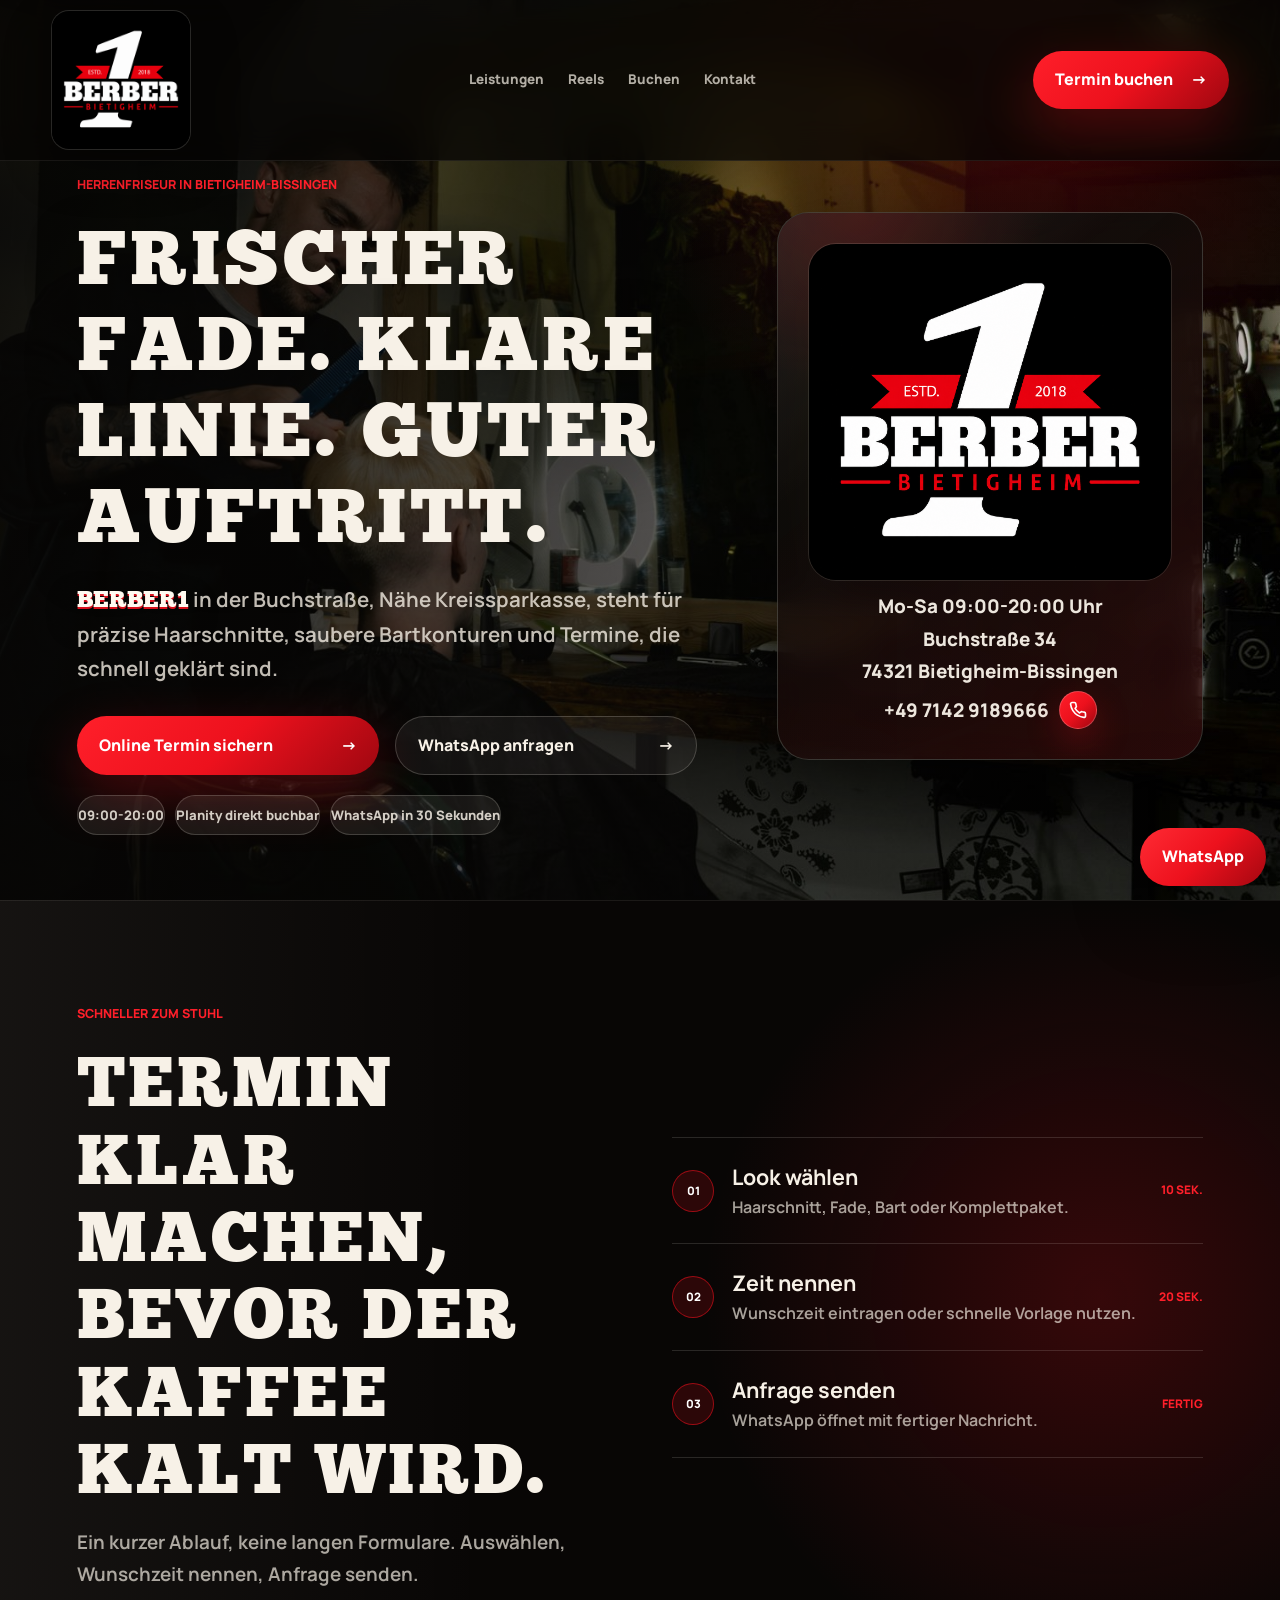
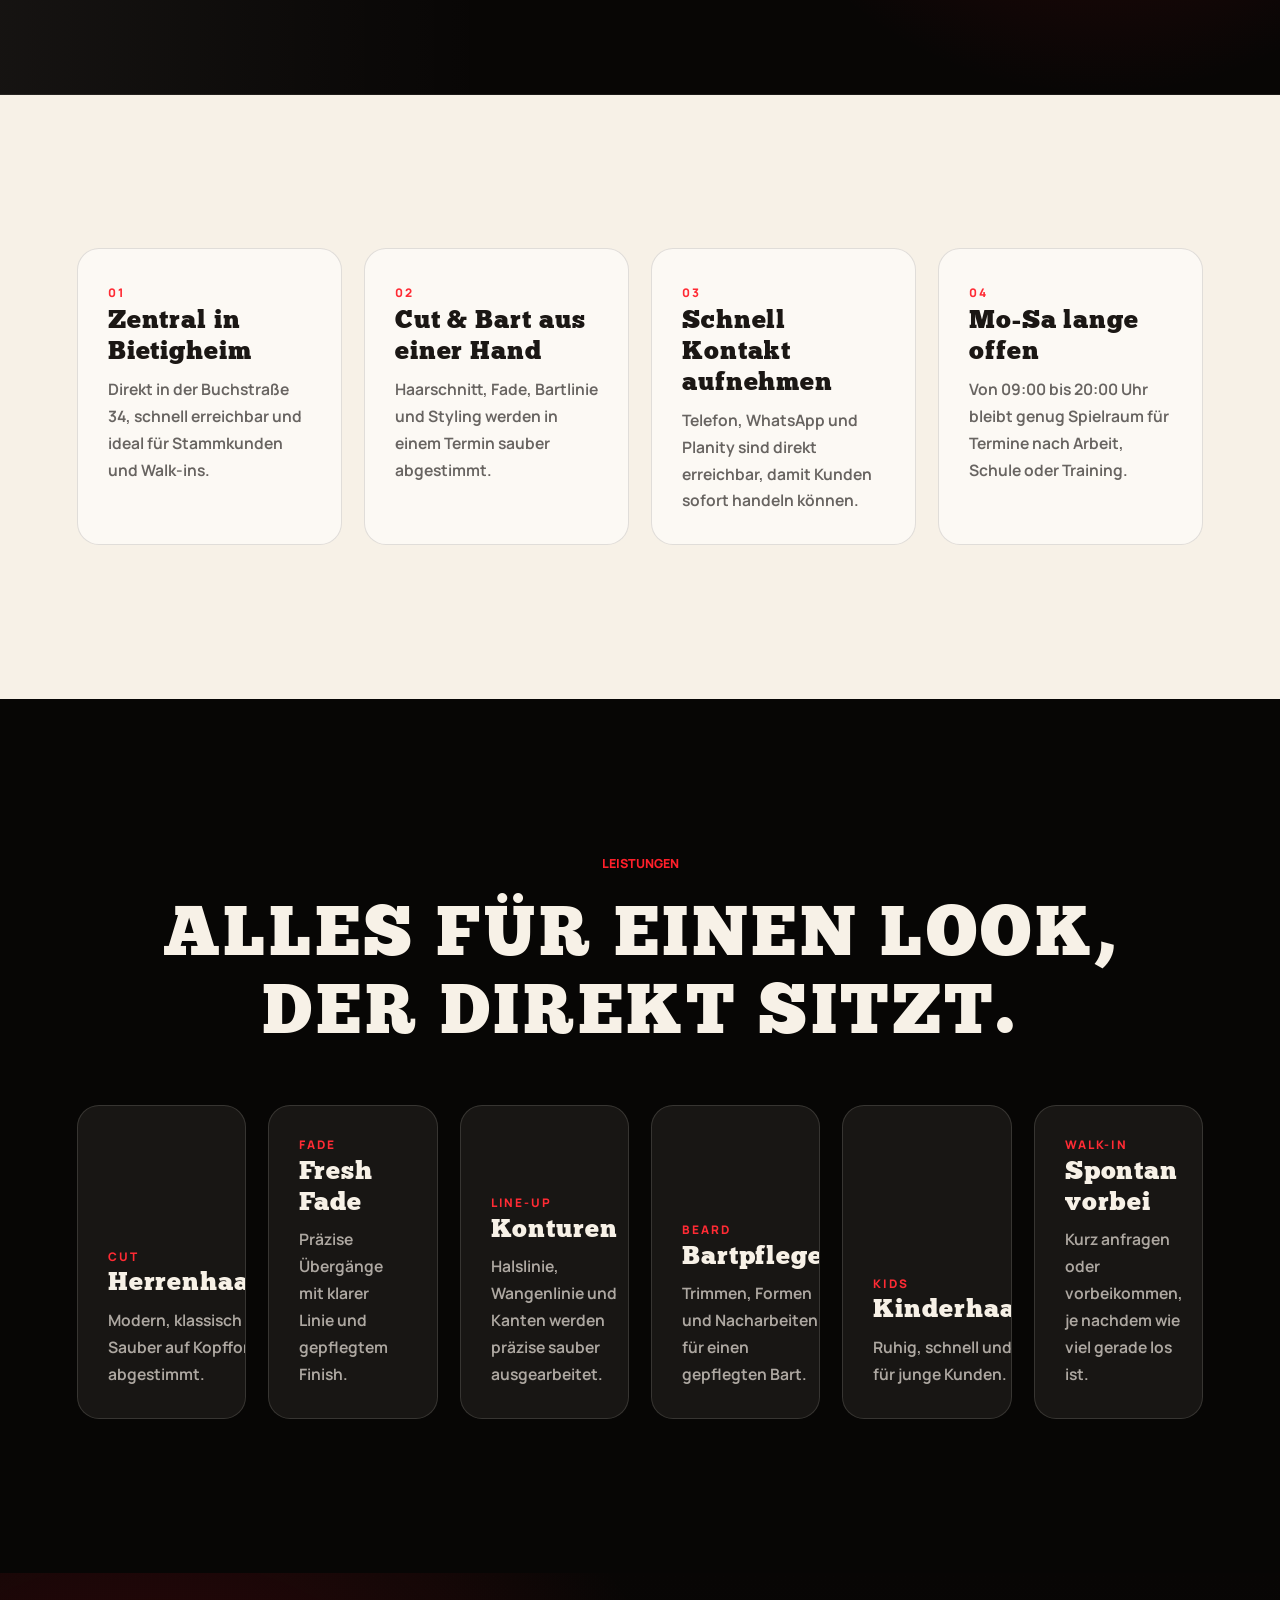
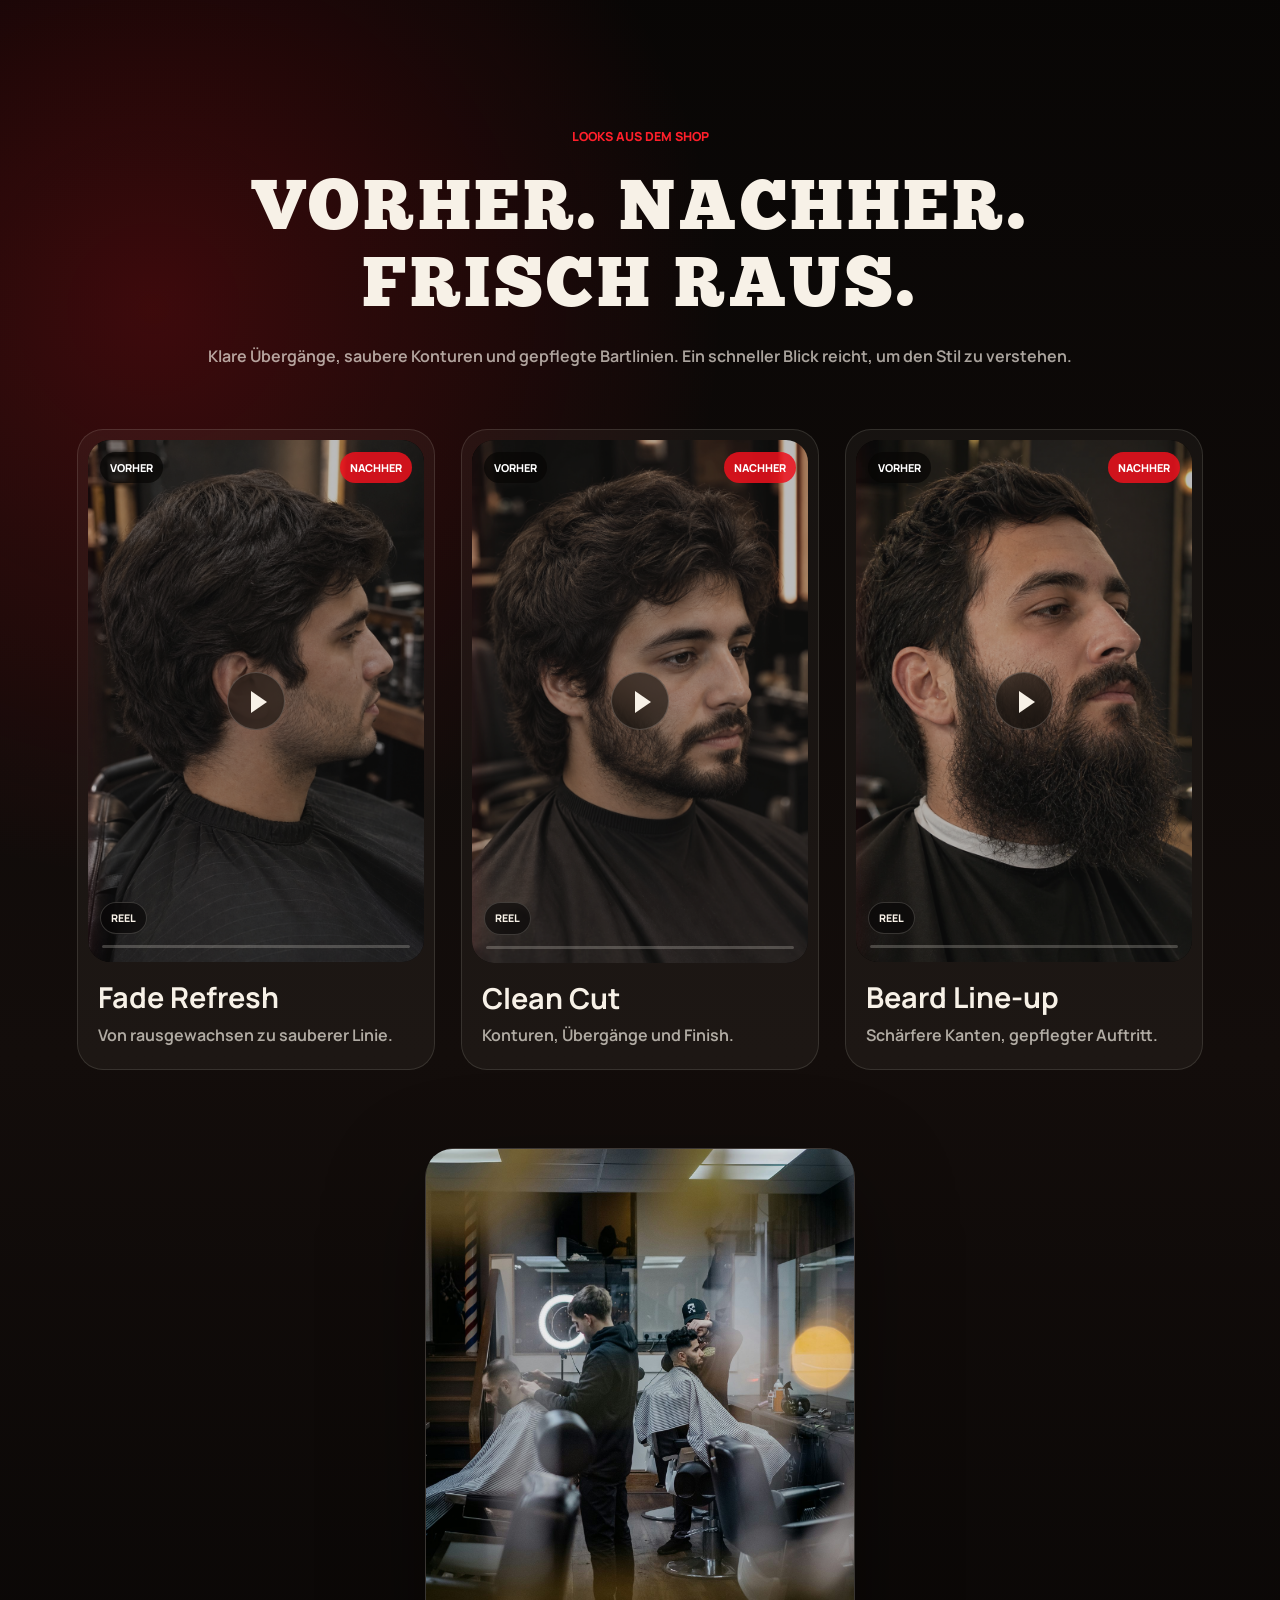
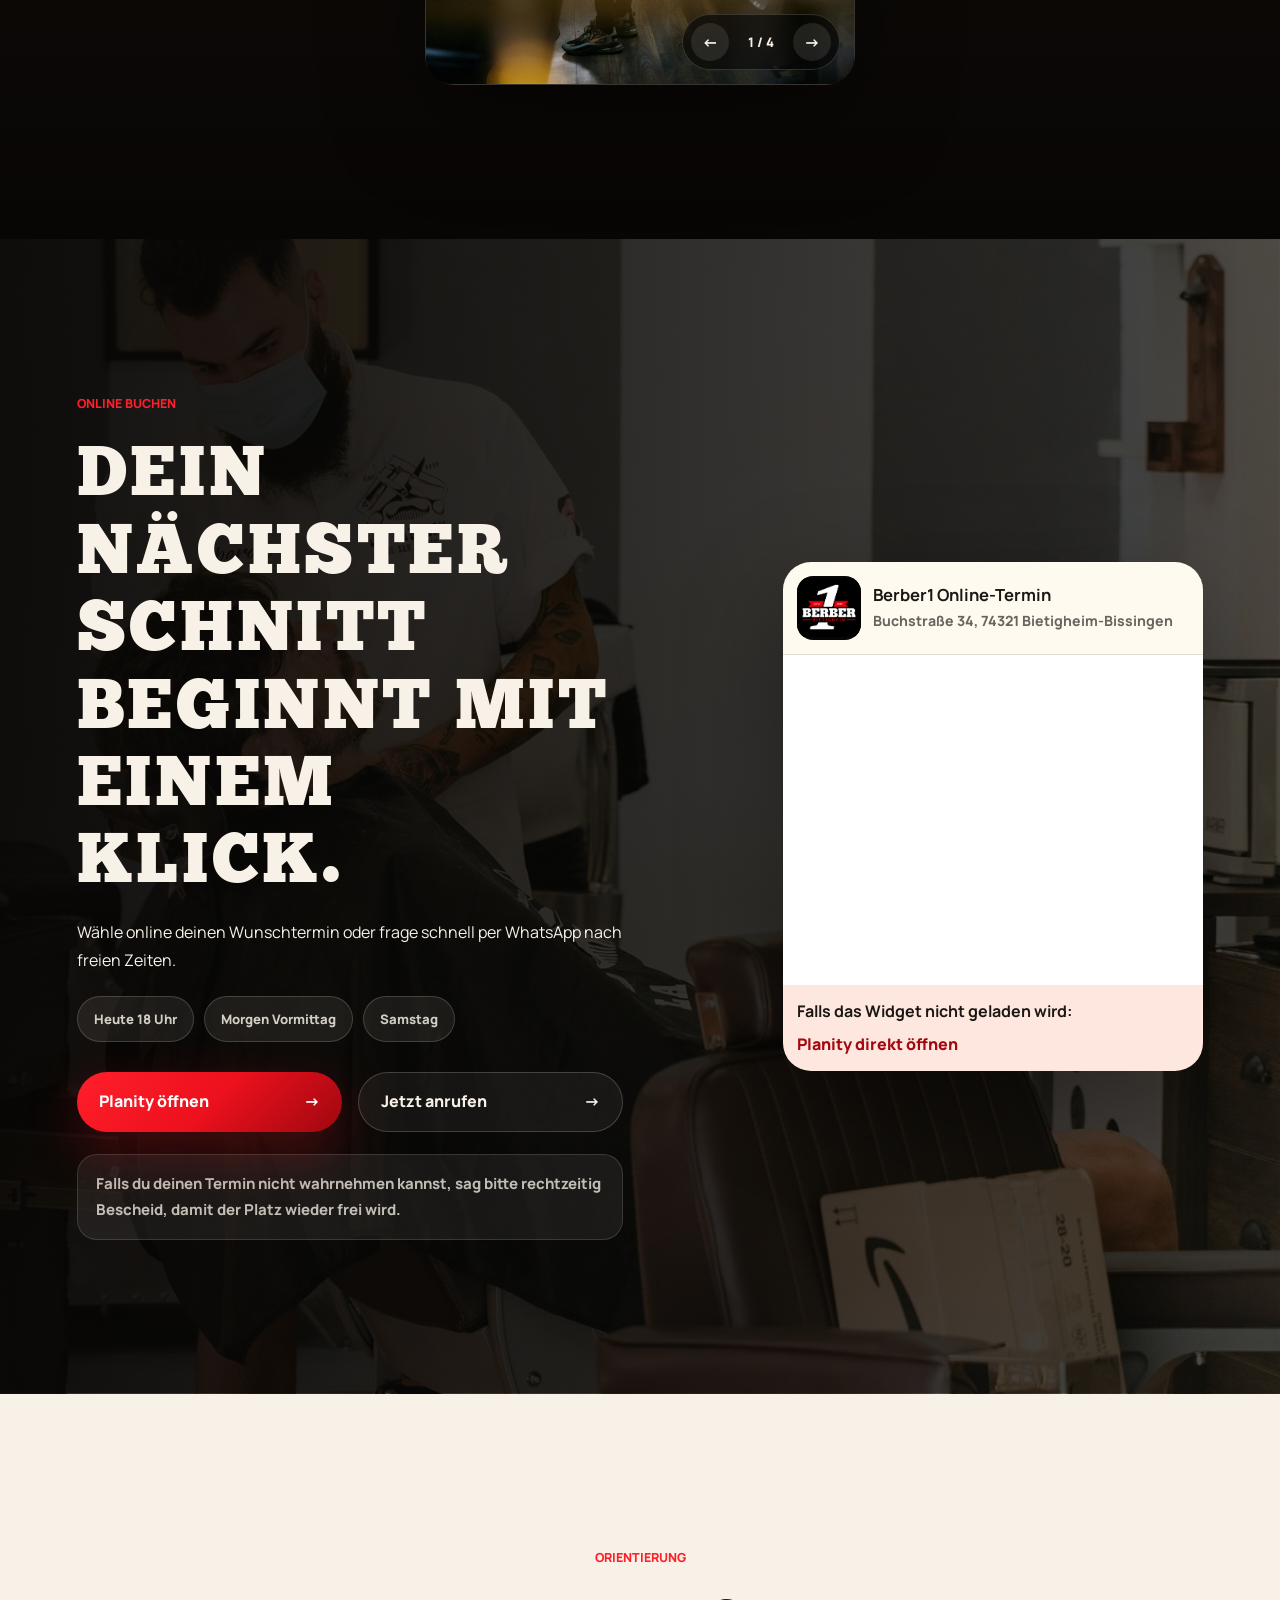
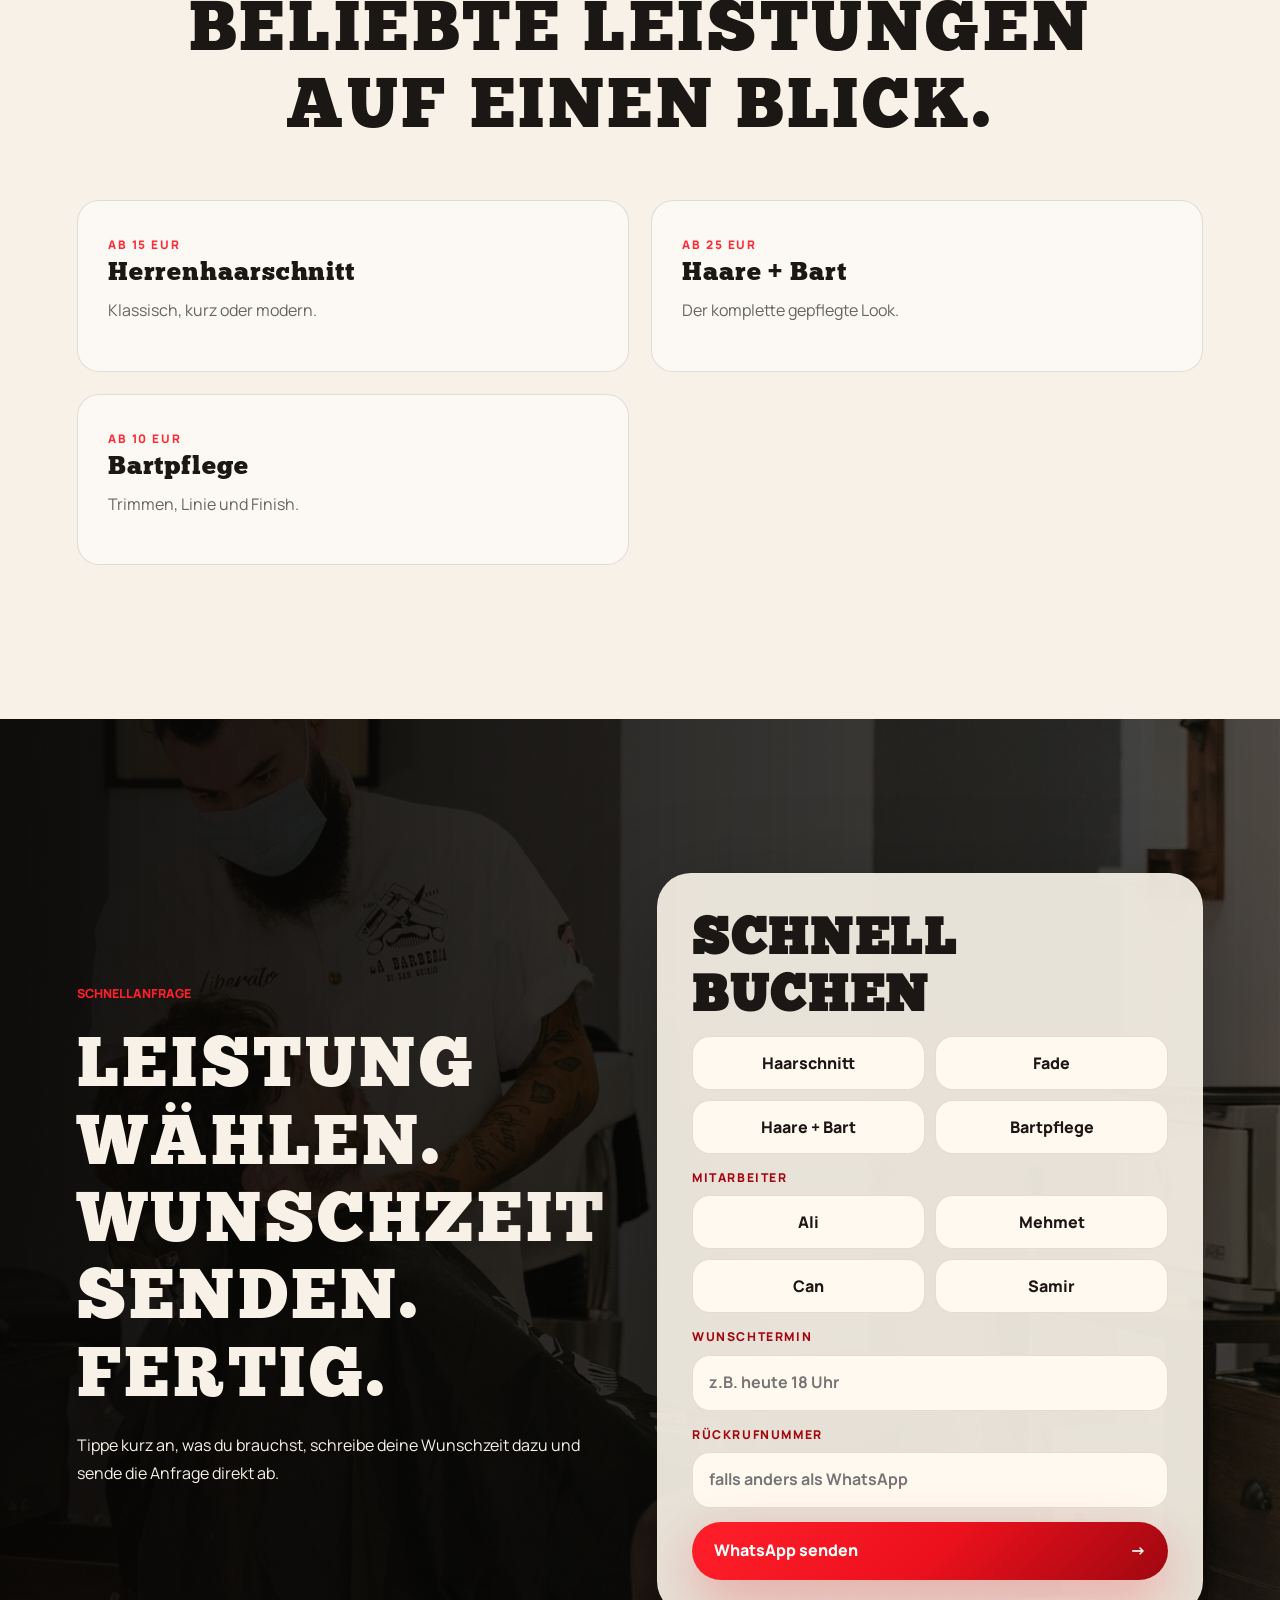
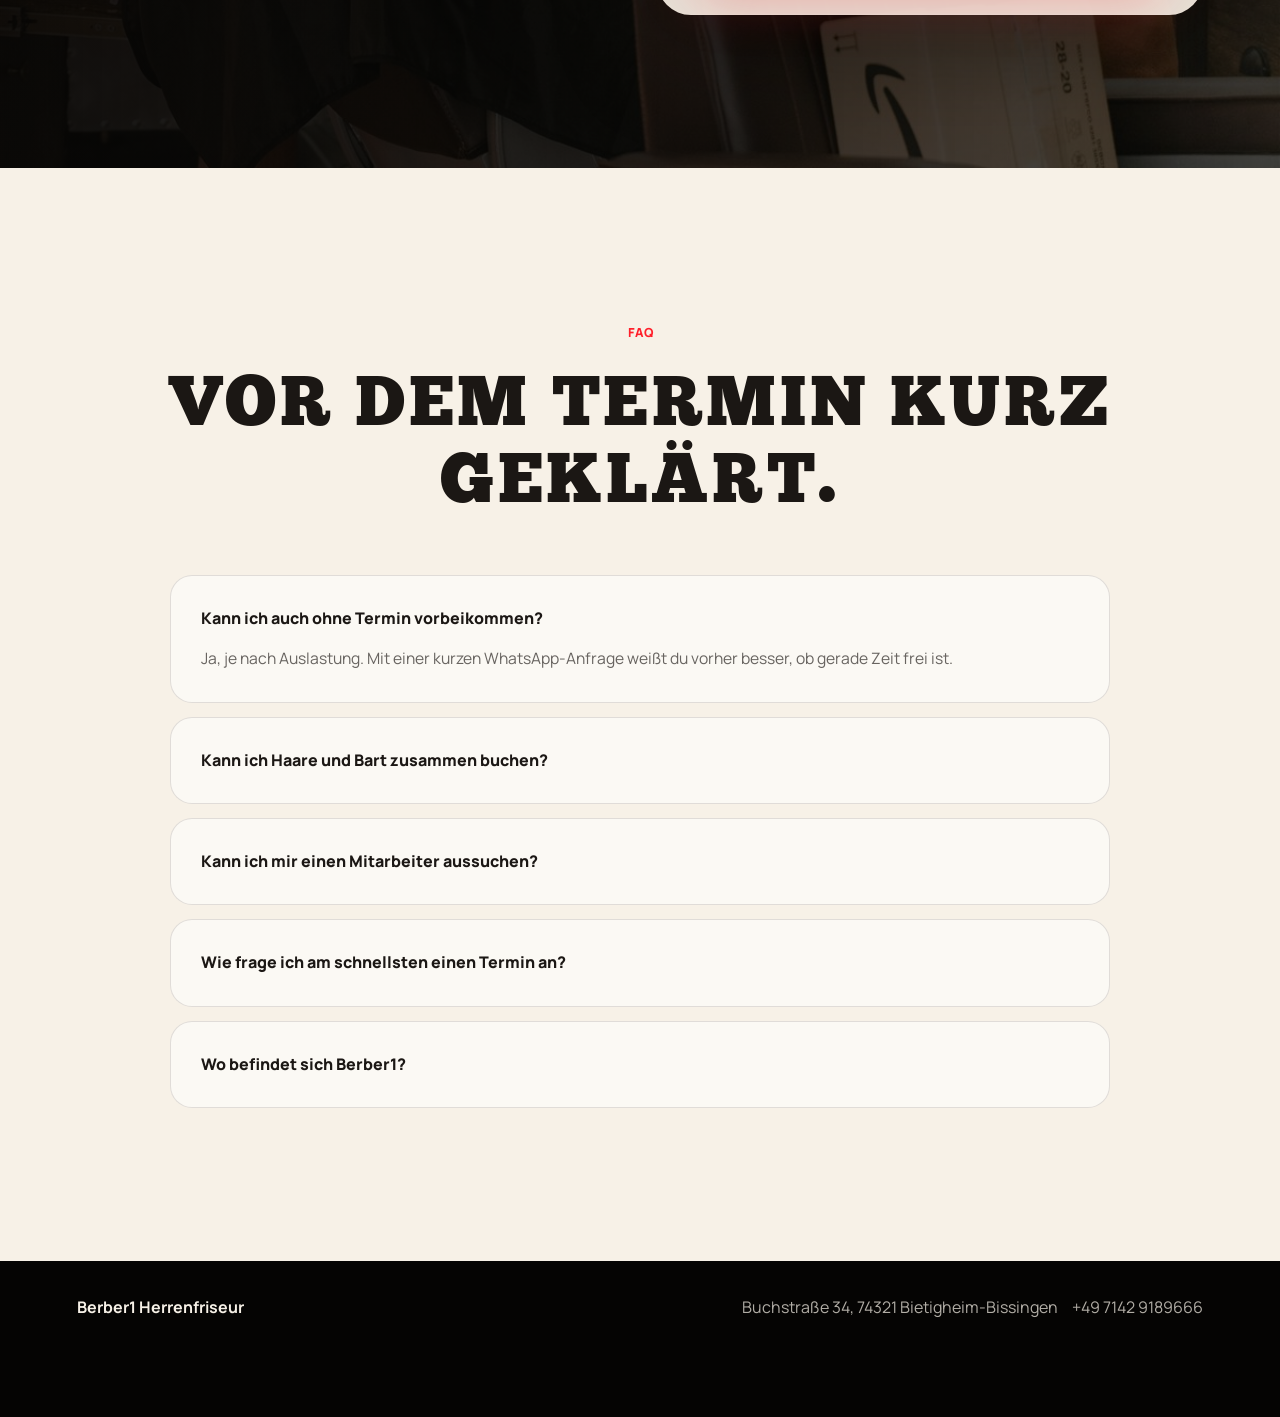
<file: 01-webseiten/friseur-barber/berber1-barbershop/index.html>
<!doctype html>
<html lang="de">
  <head>
    <meta charset="utf-8" />
    <meta name="viewport" content="width=device-width, initial-scale=1" />
    <meta name="description" content="Berber1 Herrenfriseur in Bietigheim-Bissingen: frische Fades, saubere Konturen, Bartpflege und schnelle Termine." />
    <title>Berber1 | Premium Barbershop Bietigheim</title>
    <link rel="preconnect" href="https://fonts.googleapis.com" />
    <link rel="preconnect" href="https://fonts.gstatic.com" crossorigin />
    <link href="https://fonts.googleapis.com/css2?family=Manrope:wght@400;500;650;750;850;900&display=swap" rel="stylesheet" />
    <link rel="stylesheet" href="concepts.css?v=berber1-local-address" />
  </head>
  <body class="v1 layout-one v1-polished">
    <header class="site-header">
      <a class="brand" href="#top">
        <img src="assets/berber1-logo.png" alt="Berber1 Bietigheim Logo" />
      </a>
      <button class="mobile-section-toggle" type="button" aria-expanded="false" aria-controls="mobile-section-menu">Menü</button>
      <nav aria-label="Navigation">
        <a href="#services">Leistungen</a>
        <a href="#reels">Reels</a>
        <a href="#planity">Buchen</a>
        <a href="#kontakt">Kontakt</a>
      </nav>
      <a class="header-cta" href="#planity">Termin buchen</a>
      <div class="mobile-section-menu" id="mobile-section-menu" aria-label="Schnellnavigation">
        <a href="#top">Start</a>
        <a href="#services">Leistungen</a>
        <a href="#reels">Reels</a>
        <a href="#planity">Buchen</a>
        <a href="#kontakt">Kontakt</a>
      </div>
    </header>

    <main id="top">
      <section class="hero">
        <div class="hero-copy">
          <p class="eyebrow">Herrenfriseur in Bietigheim-Bissingen</p>
          <h1>Frischer Fade. Klare Linie. Guter Auftritt.</h1>
          <p>
            <span class="brand-word">Berber1</span> in der Buchstraße, Nähe Kreissparkasse,
            steht für präzise Haarschnitte, saubere Bartkonturen und Termine, die schnell geklärt sind.
          </p>
          <div class="hero-actions">
            <a class="btn btn-red" href="#planity">Online Termin sichern</a>
            <a class="btn btn-outline" href="#whatsapp-widget" data-open-widget>WhatsApp anfragen</a>
          </div>
          <div class="hero-proof" aria-label="Berber1 Vorteile">
            <span>09:00-20:00</span>
            <span>Planity direkt buchbar</span>
            <span>WhatsApp in 30 Sekunden</span>
          </div>
        </div>
        <aside class="logo-card">
          <img src="assets/berber1-logo.png" alt="Berber1 Logo" />
          <div class="logo-meta">
            <span>Mo-Sa 09:00-20:00 Uhr</span>
            <span>Buchstraße 34</span>
            <span>74321 Bietigheim-Bissingen</span>
            <div class="logo-phone-row">
              <span>+49 7142 9189666</span>
              <a class="logo-call" href="tel:+4971429189666" aria-label="Berber1 anrufen">
                <svg viewBox="0 0 24 24" aria-hidden="true">
                  <path d="M22 16.92v3a2 2 0 0 1-2.18 2 19.79 19.79 0 0 1-8.63-3.07 19.5 19.5 0 0 1-6-6A19.79 19.79 0 0 1 2.12 4.18 2 2 0 0 1 4.11 2h3a2 2 0 0 1 2 1.72c.12.9.32 1.77.59 2.61a2 2 0 0 1-.45 2.11L8.09 9.91a16 16 0 0 0 6 6l1.47-1.16a2 2 0 0 1 2.11-.45c.84.27 1.71.47 2.61.59A2 2 0 0 1 22 16.92Z" />
                </svg>
              </a>
            </div>
          </div>
        </aside>
      </section>

      <section class="booking-flow" aria-label="Schnell zum Termin">
        <div class="flow-copy">
          <p class="section-kicker">Schneller zum Stuhl</p>
          <h2>Termin klar machen, bevor der Kaffee kalt wird.</h2>
          <p>Ein kurzer Ablauf, keine langen Formulare. Ausw&auml;hlen, Wunschzeit nennen, Anfrage senden.</p>
        </div>
        <div class="flow-steps">
          <article><span>01</span><div><strong>Look w&auml;hlen</strong><p>Haarschnitt, Fade, Bart oder Komplettpaket.</p></div><em>10 Sek.</em></article>
          <article><span>02</span><div><strong>Zeit nennen</strong><p>Wunschzeit eintragen oder schnelle Vorlage nutzen.</p></div><em>20 Sek.</em></article>
          <article><span>03</span><div><strong>Anfrage senden</strong><p>WhatsApp &ouml;ffnet mit fertiger Nachricht.</p></div><em>fertig</em></article>
        </div>
      </section>

      <section class="light">
        <div class="trust-grid">
          <article class="trust-card"><span>01</span><h3>Zentral in Bietigheim</h3><p>Direkt in der Buchstraße 34, schnell erreichbar und ideal für Stammkunden und Walk-ins.</p></article>
          <article class="trust-card"><span>02</span><h3>Cut & Bart aus einer Hand</h3><p>Haarschnitt, Fade, Bartlinie und Styling werden in einem Termin sauber abgestimmt.</p></article>
          <article class="trust-card"><span>03</span><h3>Schnell Kontakt aufnehmen</h3><p>Telefon, WhatsApp und Planity sind direkt erreichbar, damit Kunden sofort handeln können.</p></article>
          <article class="trust-card"><span>04</span><h3>Mo-Sa lange offen</h3><p>Von 09:00 bis 20:00 Uhr bleibt genug Spielraum f&uuml;r Termine nach Arbeit, Schule oder Training.</p></article>
        </div>
      </section>

      <section id="services">
        <div class="section-heading">
          <p class="section-kicker">Leistungen</p>
          <h2>Alles für einen Look, der direkt sitzt.</h2>
        </div>
        <div class="service-grid">
          <article class="service-card"><span>Cut</span><h3>Herrenhaarschnitt</h3><p>Modern, klassisch oder kurz. Sauber auf Kopfform und Stil abgestimmt.</p></article>
          <article class="service-card"><span>Fade</span><h3>Fresh Fade</h3><p>Präzise Übergänge mit klarer Linie und gepflegtem Finish.</p></article>
          <article class="service-card"><span>Line-up</span><h3>Konturen</h3><p>Halslinie, Wangenlinie und Kanten werden präzise sauber ausgearbeitet.</p></article>
          <article class="service-card"><span>Beard</span><h3>Bartpflege</h3><p>Trimmen, Formen und Nacharbeiten für einen gepflegten Bart.</p></article>
          <article class="service-card"><span>Kids</span><h3>Kinderhaarschnitt</h3><p>Ruhig, schnell und unkompliziert für junge Kunden.</p></article>
          <article class="service-card"><span>Walk-in</span><h3>Spontan vorbei</h3><p>Kurz anfragen oder vorbeikommen, je nachdem wie viel gerade los ist.</p></article>
        </div>
      </section>

      <section class="social-section" id="reels">
        <div class="social-shell">
          <div class="section-heading">
            <p class="section-kicker">Looks aus dem Shop</p>
            <h2>Vorher. Nachher. Frisch raus.</h2>
            <p>Klare Übergänge, saubere Konturen und gepflegte Bartlinien. Ein schneller Blick reicht, um den Stil zu verstehen.</p>
          </div>

          <div class="social-layout">
            <div class="reel-grid" aria-label="Instagram Reels Vorher Nachher">
              <article class="reel-card">
                <div class="before-after-frame reel-video">
                  <img src="assets/reel-fade-before.png" alt="Vorher mittellange Seiten vor dem Fade Refresh" />
                  <img src="assets/reel-fade-after.png" alt="Nachher kurzer sauberer Fade mit mittellangem Deckhaar" />
                  <span class="before-label">Vorher</span>
                  <span class="after-label">Nachher</span>
                  <span class="reel-badge">Reel</span>
                  <div class="play-mark" aria-hidden="true"></div>
                </div>
                <h3>Fade Refresh</h3>
                <p>Von rausgewachsen zu sauberer Linie.</p>
              </article>

              <article class="reel-card">
                <div class="before-after-frame reel-video">
                  <img src="assets/reel-clean-before.png" alt="Vorher mittellange Haare ohne klare Konturen" />
                  <img src="assets/reel-clean-after.png" alt="Nachher sehr kurze Seiten und kantige Konturen" />
                  <span class="before-label">Vorher</span>
                  <span class="after-label">Nachher</span>
                  <span class="reel-badge">Reel</span>
                  <div class="play-mark" aria-hidden="true"></div>
                </div>
                <h3>Clean Cut</h3>
                <p>Konturen, Übergänge und Finish.</p>
              </article>

              <article class="reel-card">
                <div class="before-after-frame reel-video">
                  <img src="assets/reel-beard-before.png" alt="Vorher langer ungepflegter Bart" />
                  <img src="assets/reel-beard-after.png" alt="Nachher gepflegter Bart mit gekürzten Seiten und sauberer Linie" />
                  <span class="before-label">Vorher</span>
                  <span class="after-label">Nachher</span>
                  <span class="reel-badge">Reel</span>
                  <div class="play-mark" aria-hidden="true"></div>
                </div>
                <h3>Beard Line-up</h3>
                <p>Schärfere Kanten, gepflegter Auftritt.</p>
              </article>
            </div>

            <div class="gallery-card" aria-label="Berber1 Galerie">
              <div class="gallery-slider" data-gallery>
                <figure class="gallery-slide is-active">
                  <img src="assets/barber-shop.jpg" alt="Berber1 Shop Atmosphäre" />
                </figure>
                <figure class="gallery-slide">
                  <img src="assets/barber-beard.jpg" alt="Bartpflege und Konturen" />
                </figure>
                <figure class="gallery-slide">
                  <img src="assets/barber-chair.jpg" alt="Barberstuhl und Vorbereitung" />
                </figure>
                <figure class="gallery-slide">
                  <img src="assets/barber-hero.jpg" alt="Moderner Herrenhaarschnitt" />
                </figure>
                <div class="gallery-controls">
                  <button type="button" data-gallery-prev aria-label="Vorheriges Bild">←</button>
                  <span id="galleryCounter">1 / 4</span>
                  <button type="button" data-gallery-next aria-label="Nächstes Bild">→</button>
                </div>
              </div>
            </div>
          </div>
        </div>
      </section>

      <section class="booking-section" id="planity">
        <div>
          <p class="section-kicker">Online buchen</p>
          <h2>Dein nächster Schnitt beginnt mit einem Klick.</h2>
          <p>Wähle online deinen Wunschtermin oder frage schnell per WhatsApp nach freien Zeiten.</p>
          <div class="quick-slots" aria-label="Schnelle Terminanfragen">
            <button type="button" data-open-widget data-preset-time="Heute ab 18 Uhr">Heute 18 Uhr</button>
            <button type="button" data-open-widget data-preset-time="Morgen Vormittag">Morgen Vormittag</button>
            <button type="button" data-open-widget data-preset-time="Samstag">Samstag</button>
          </div>
          <div class="actions">
            <a class="btn btn-red" href="https://www.planity.com/de-DE/berber1-74321-bietigheim-bissingen" target="_blank" rel="noreferrer">Planity öffnen</a>
            <a class="btn btn-outline" href="tel:+4971429189666">Jetzt anrufen</a>
          </div>
          <p class="booking-note">Falls du deinen Termin nicht wahrnehmen kannst, sag bitte rechtzeitig Bescheid, damit der Platz wieder frei wird.</p>
        </div>
        <div class="planity-panel">
          <div class="planity-head">
            <img src="assets/berber1-logo.png" alt="Berber1 Logo" />
            <div><strong>Berber1 Online-Termin</strong><span>Buchstraße 34, 74321 Bietigheim-Bissingen</span></div>
          </div>
          <iframe src="https://www.planity.com/de-DE/berber1-74321-bietigheim-bissingen" title="Berber1 Planity Online-Buchung" loading="lazy"></iframe>
          <div class="planity-fallback"><strong>Falls das Widget nicht geladen wird:</strong><a href="https://www.planity.com/de-DE/berber1-74321-bietigheim-bissingen" target="_blank" rel="noreferrer">Planity direkt öffnen</a></div>
        </div>
      </section>

      <section class="light">
        <div class="section-heading">
          <p class="section-kicker">Orientierung</p>
          <h2>Beliebte Leistungen auf einen Blick.</h2>
        </div>
        <div class="price-grid">
          <article class="price-card"><span>ab 15 EUR</span><h3>Herrenhaarschnitt</h3><p>Klassisch, kurz oder modern.</p></article>
          <article class="price-card"><span>ab 25 EUR</span><h3>Haare + Bart</h3><p>Der komplette gepflegte Look.</p></article>
          <article class="price-card"><span>ab 10 EUR</span><h3>Bartpflege</h3><p>Trimmen, Linie und Finish.</p></article>
        </div>
      </section>

      <section id="kontakt" class="booking-section">
        <div>
          <p class="section-kicker">Schnellanfrage</p>
          <h2>Leistung wählen. Wunschzeit senden. Fertig.</h2>
          <p>Tippe kurz an, was du brauchst, schreibe deine Wunschzeit dazu und sende die Anfrage direkt ab.</p>
        </div>
        <div class="quick-book">
          <strong>Schnell buchen</strong>
          <div class="service-picker">
            <button type="button" data-service="Herrenhaarschnitt">Haarschnitt</button>
            <button type="button" data-service="Fade">Fade</button>
            <button type="button" data-service="Haare + Bart">Haare + Bart</button>
            <button type="button" data-service="Bartpflege">Bartpflege</button>
          </div>
          <div class="quick-book-group">
            <span>Mitarbeiter</span>
            <div class="service-picker">
              <button type="button" data-staff="Ali">Ali</button>
              <button type="button" data-staff="Mehmet">Mehmet</button>
              <button type="button" data-staff="Can">Can</button>
              <button type="button" data-staff="Samir">Samir</button>
            </div>
          </div>
          <label><span>Wunschtermin</span><input id="bookingNote" placeholder="z.B. heute 18 Uhr" /></label>
          <label><span>Rückrufnummer</span><input id="bookingPhone" autocomplete="tel" inputmode="tel" placeholder="falls anders als WhatsApp" /></label>
          <a class="btn btn-red" id="bookingWhatsapp" href="https://wa.me/4971429189666?text=Hallo%20Berber1%2C%20ich%20m%C3%B6chte%20einen%20Termin%20anfragen">WhatsApp senden</a>
        </div>
      </section>

      <section class="light">
        <div class="section-heading">
          <p class="section-kicker">FAQ</p>
          <h2>Vor dem Termin kurz geklärt.</h2>
        </div>
        <div class="faq-list">
          <details open><summary>Kann ich auch ohne Termin vorbeikommen?</summary><p>Ja, je nach Auslastung. Mit einer kurzen WhatsApp-Anfrage weißt du vorher besser, ob gerade Zeit frei ist.</p></details>
          <details><summary>Kann ich Haare und Bart zusammen buchen?</summary><p>Ja, Haare + Bart ist ideal, wenn Schnitt, Übergänge und Konturen in einem Termin sauber abgestimmt werden sollen.</p></details>
          <details><summary>Kann ich mir einen Mitarbeiter aussuchen?</summary><p>Ja, im WhatsApp-Widget kannst du einen Wunschmitarbeiter auswählen. Wenn er frei ist, wird der Termin entsprechend geplant.</p></details>
          <details><summary>Wie frage ich am schnellsten einen Termin an?</summary><p>Unten rechts auf WhatsApp tippen, Leistung, Mitarbeiter und Wunschzeit auswählen und die vorbereitete Nachricht senden.</p></details>
          <details><summary>Wo befindet sich Berber1?</summary><p>Buchstraße 34, 74321 Bietigheim-Bissingen. Geöffnet ist Montag bis Samstag von 09:00 bis 20:00 Uhr.</p></details>
        </div>
      </section>
    </main>

    <aside class="whatsapp-panel" id="whatsapp-widget" aria-hidden="true">
      <button class="widget-close" type="button" aria-label="WhatsApp Anfrage schließen" data-close-widget>x</button>
      <p class="section-kicker">WhatsApp-Anfrage</p>
      <strong>Kurze Anfrage vorbereiten.</strong>
      <div class="widget-group">
        <span>Worum geht es?</span>
        <div class="widget-options">
          <button type="button" data-widget-service="Herrenhaarschnitt">Haarschnitt</button>
          <button type="button" data-widget-service="Fade">Fade</button>
          <button type="button" data-widget-service="Haare + Bart">Haare + Bart</button>
          <button type="button" data-widget-service="Bartpflege">Bartpflege</button>
        </div>
      </div>
      <label><span>Name</span><input id="widgetName" autocomplete="name" placeholder="z.B. Ali Yilmaz" /></label>
      <label><span>Rückrufnummer</span><input id="widgetPhone" autocomplete="tel" inputmode="tel" placeholder="falls anders als WhatsApp" /></label>
      <div class="widget-group">
        <span>Wann passt es dir?</span>
        <div class="widget-options">
          <button type="button" data-widget-time="Heute ab 18 Uhr">Heute 18 Uhr</button>
          <button type="button" data-widget-time="Morgen Vormittag">Morgen Vormittag</button>
          <button type="button" data-widget-time="Samstag">Samstag</button>
          <button type="button" data-widget-time="Flexibel">Flexibel</button>
        </div>
      </div>
      <label><span>Eigene Zeit oder Hinweis</span><input id="widgetTime" placeholder="z.B. Freitag 17:30 Uhr, bitte kurzer Fade" /></label>
      <a class="btn btn-red" id="widgetWhatsapp" href="https://wa.me/4971429189666?text=Hallo%20Berber1%2C%20ich%20m%C3%B6chte%20einen%20Termin%20anfragen">Anfrage senden</a>
    </aside>
    <button class="floating-whatsapp" type="button" data-open-widget>WhatsApp</button>
    <footer><strong>Berber1 Herrenfriseur</strong><div><span>Buchstraße 34, 74321 Bietigheim-Bissingen</span><a href="tel:+4971429189666">+49 7142 9189666</a></div></footer>
    <script src="script.js?v=berber1-widget-compact-toggle"></script>
  </body>
</html>
</file>
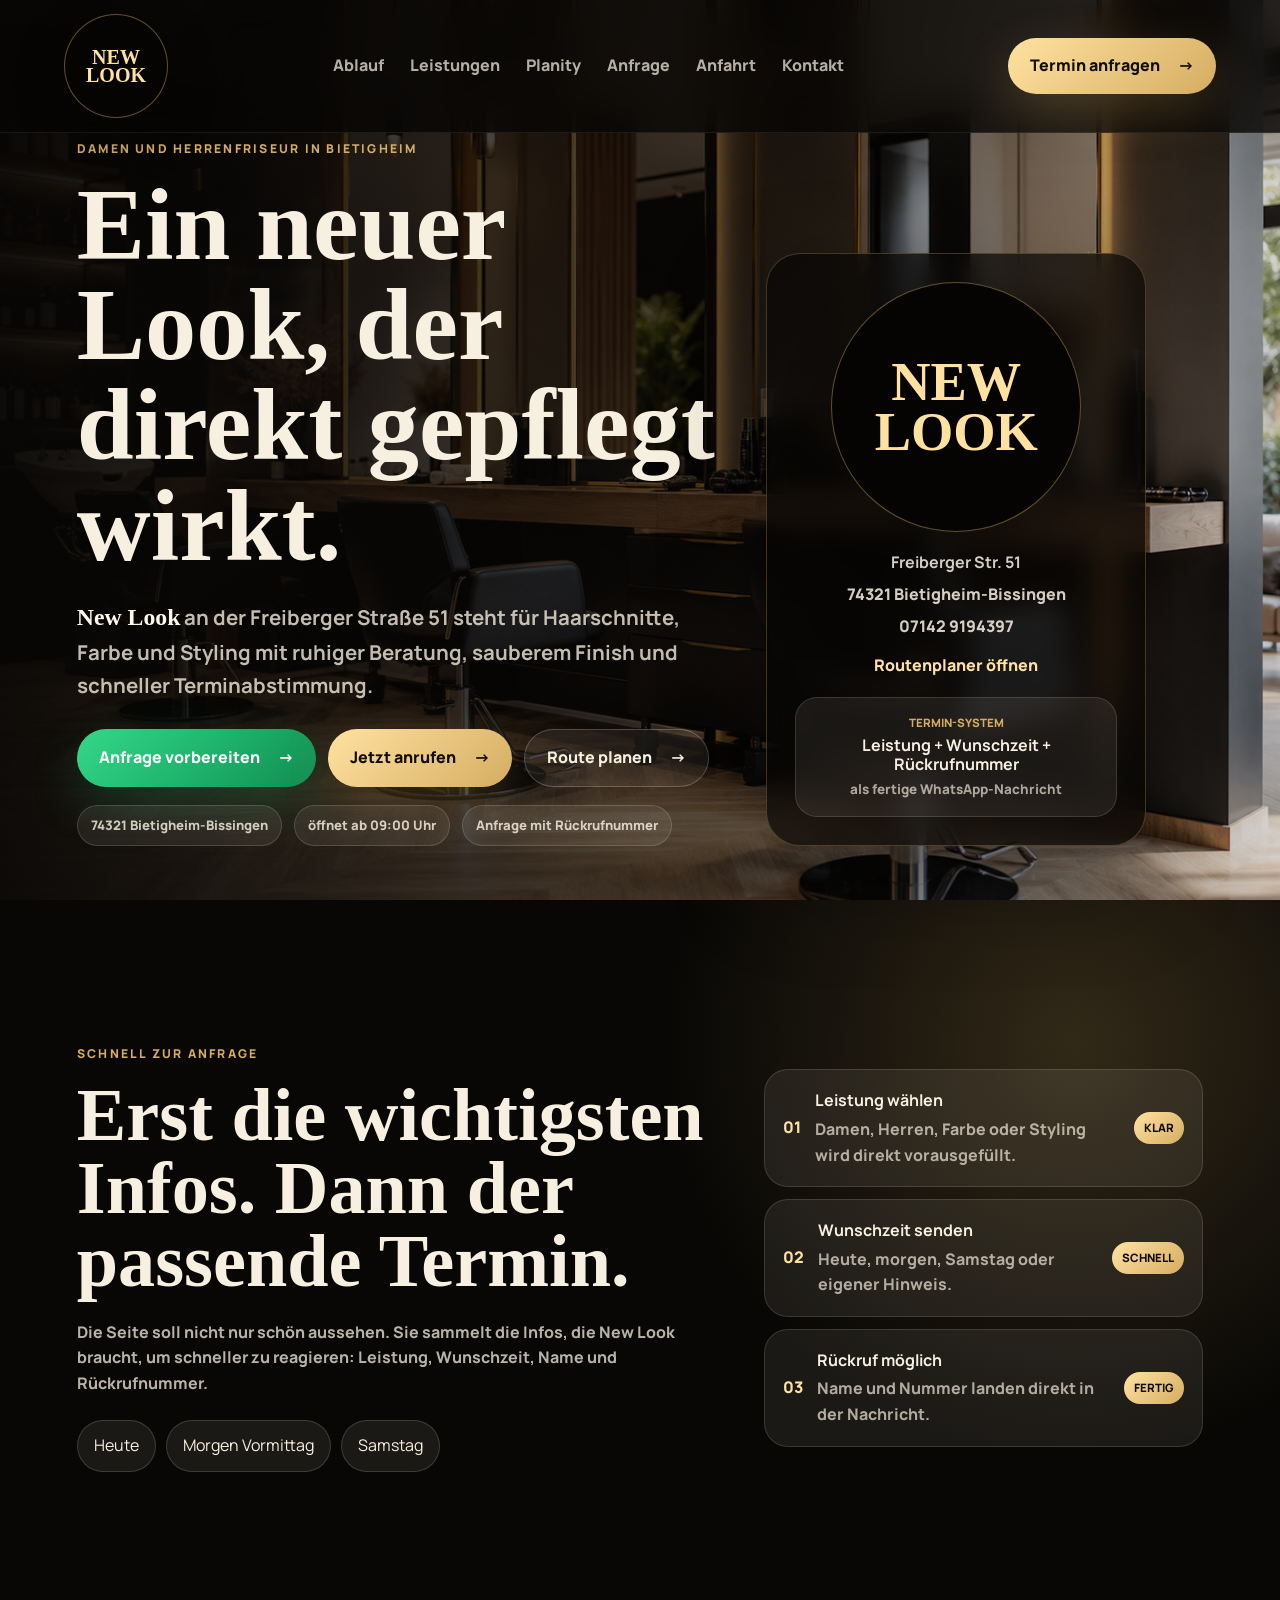
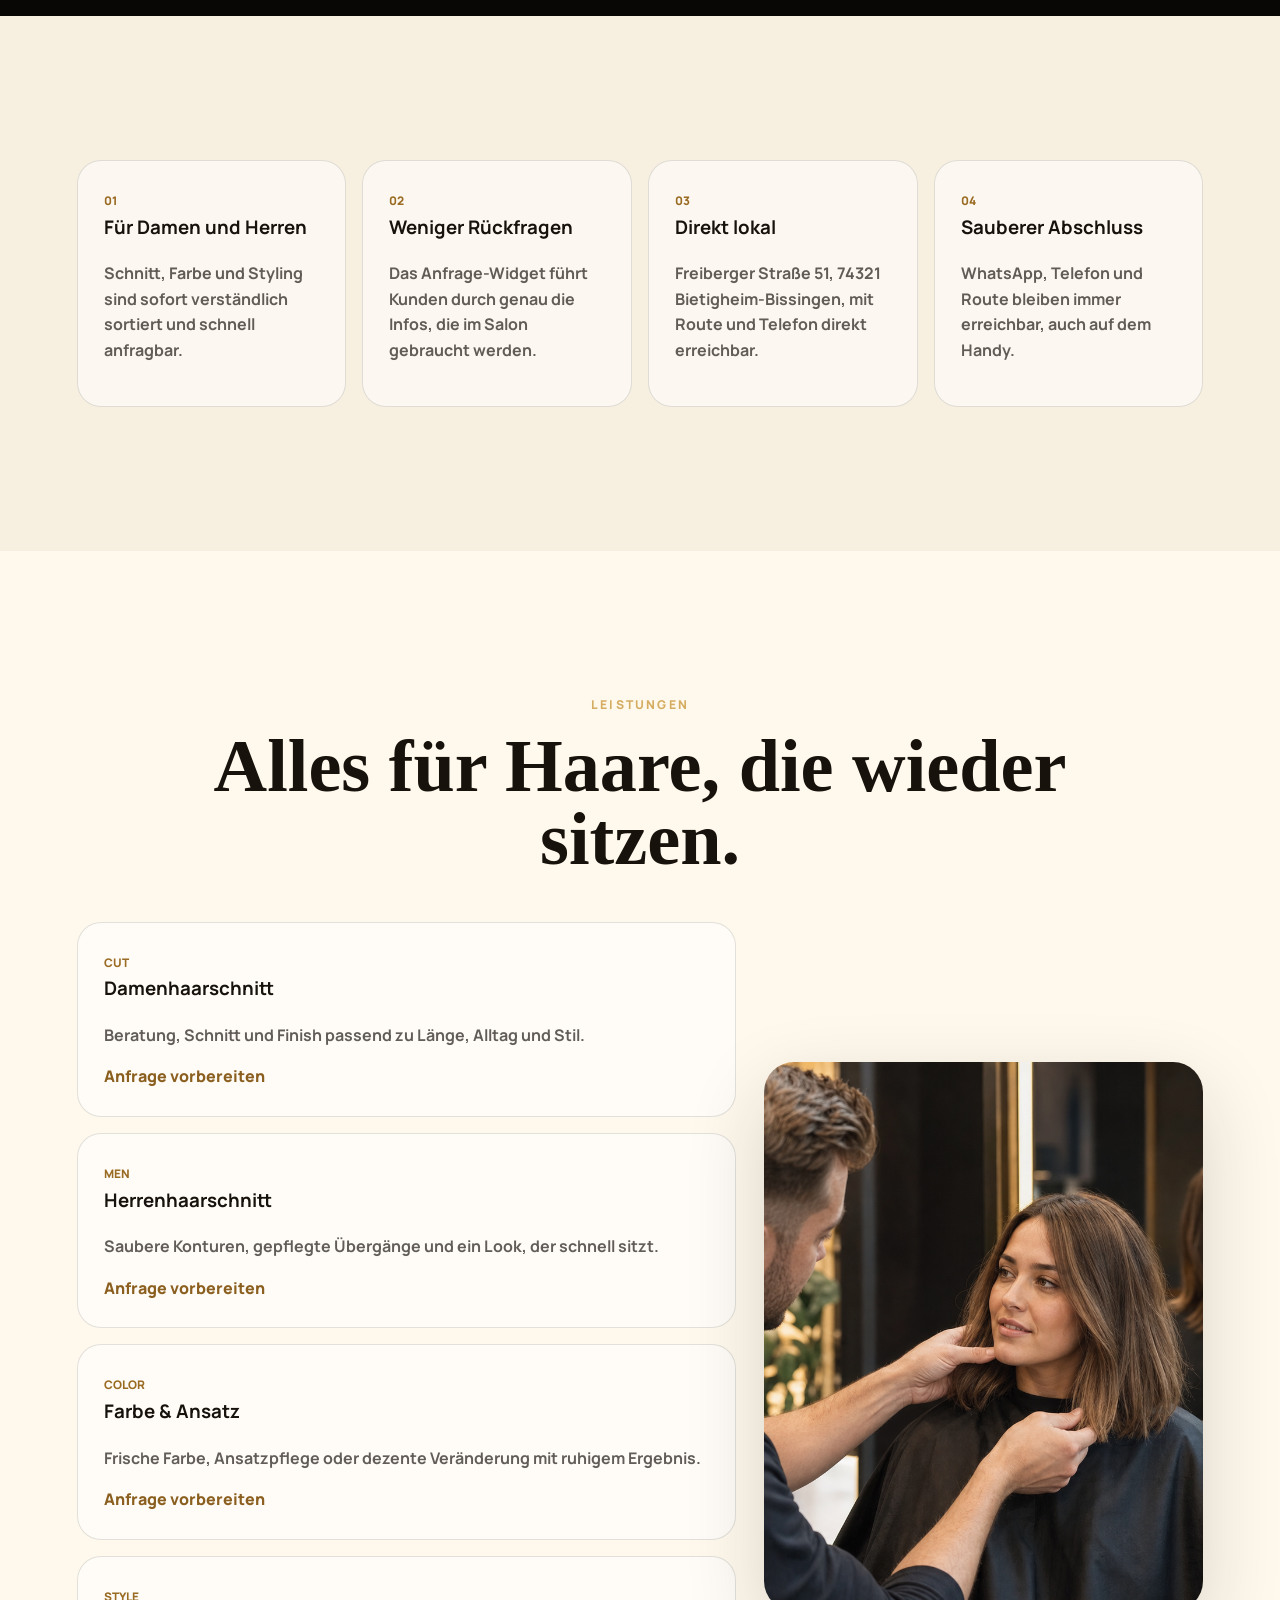
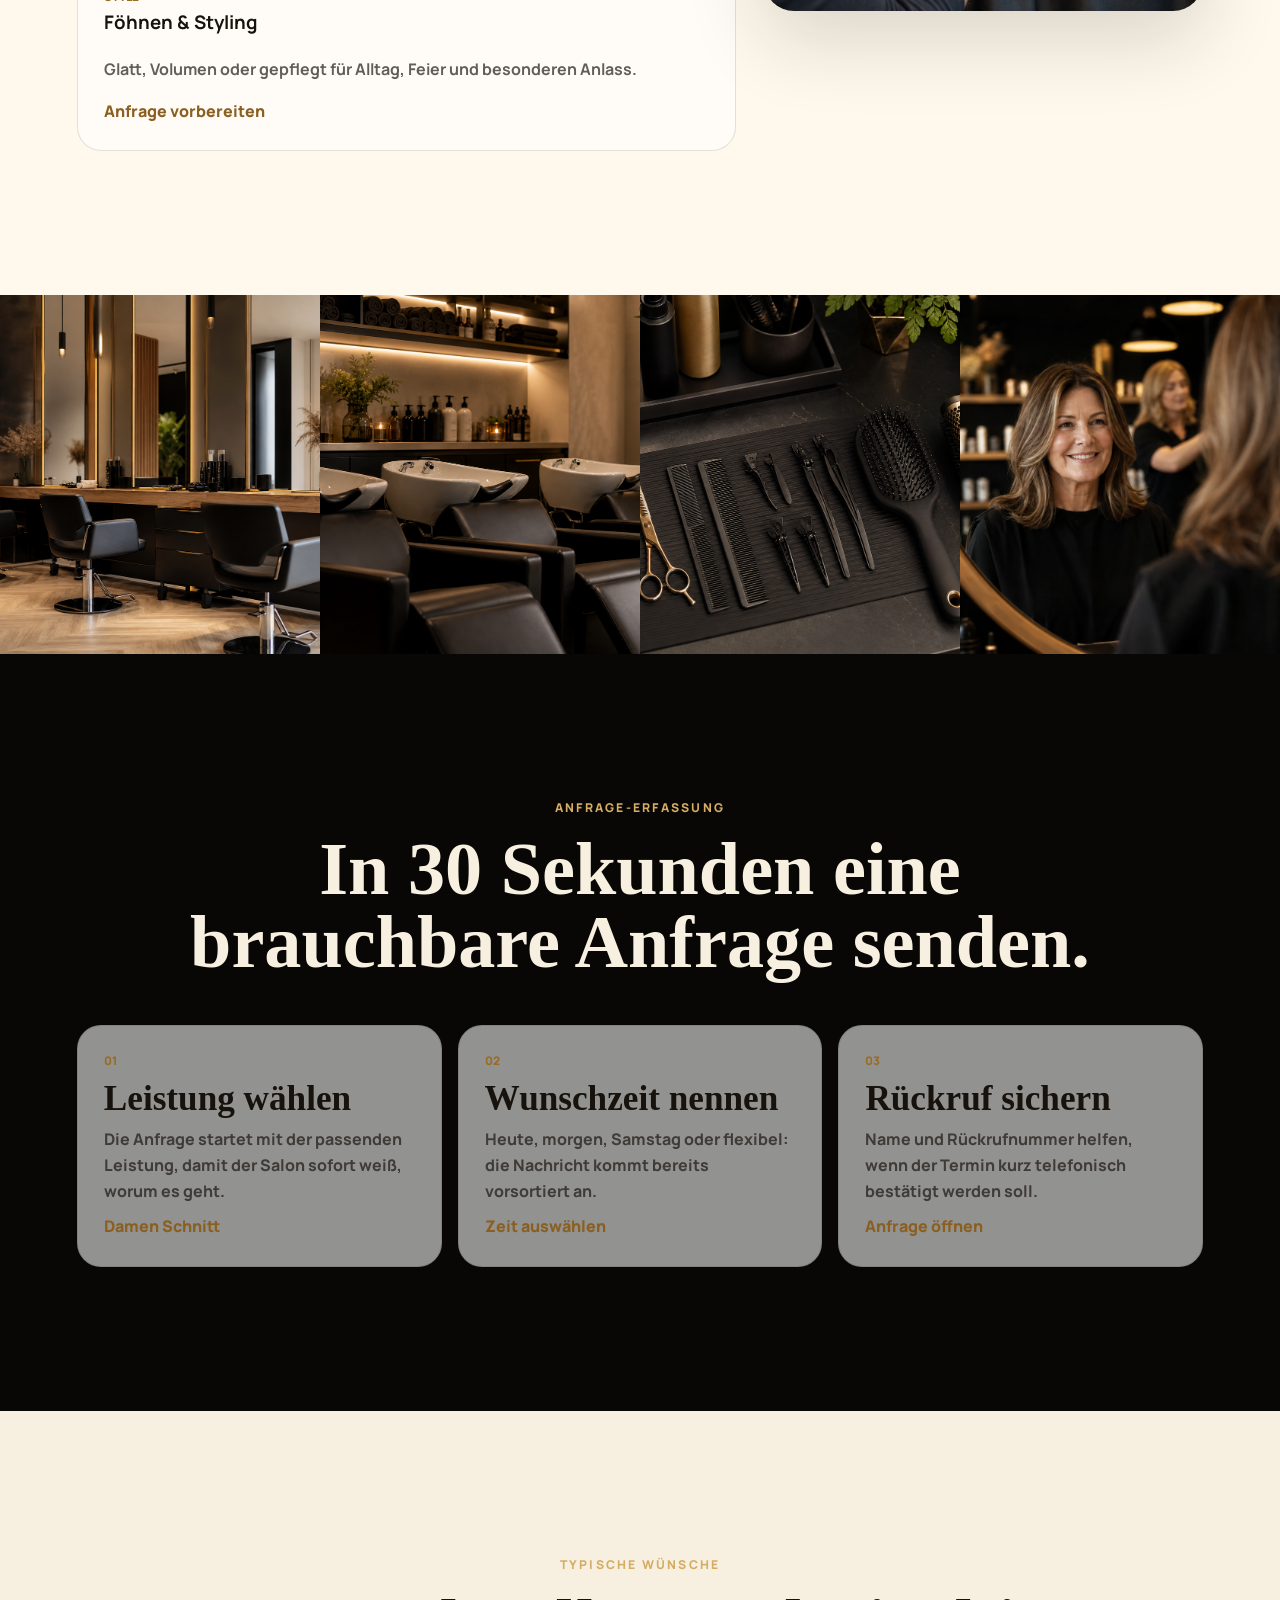
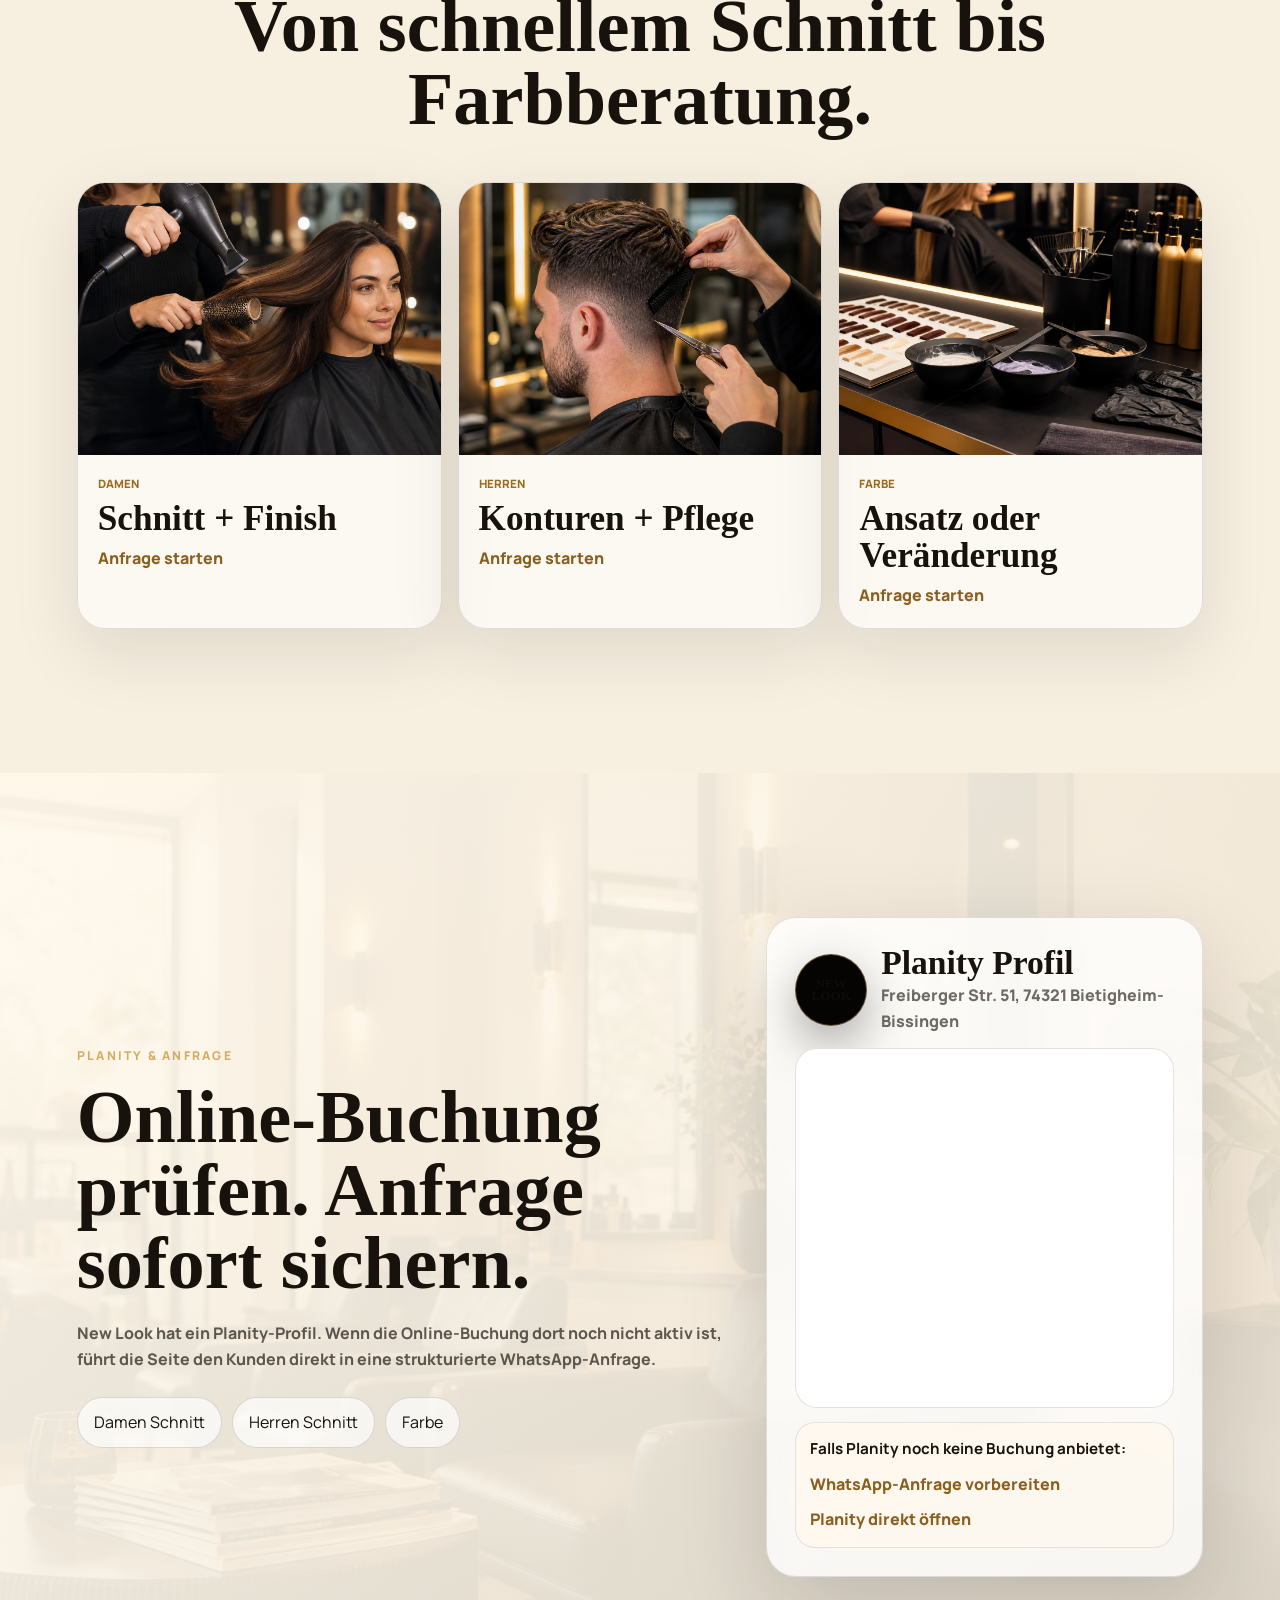
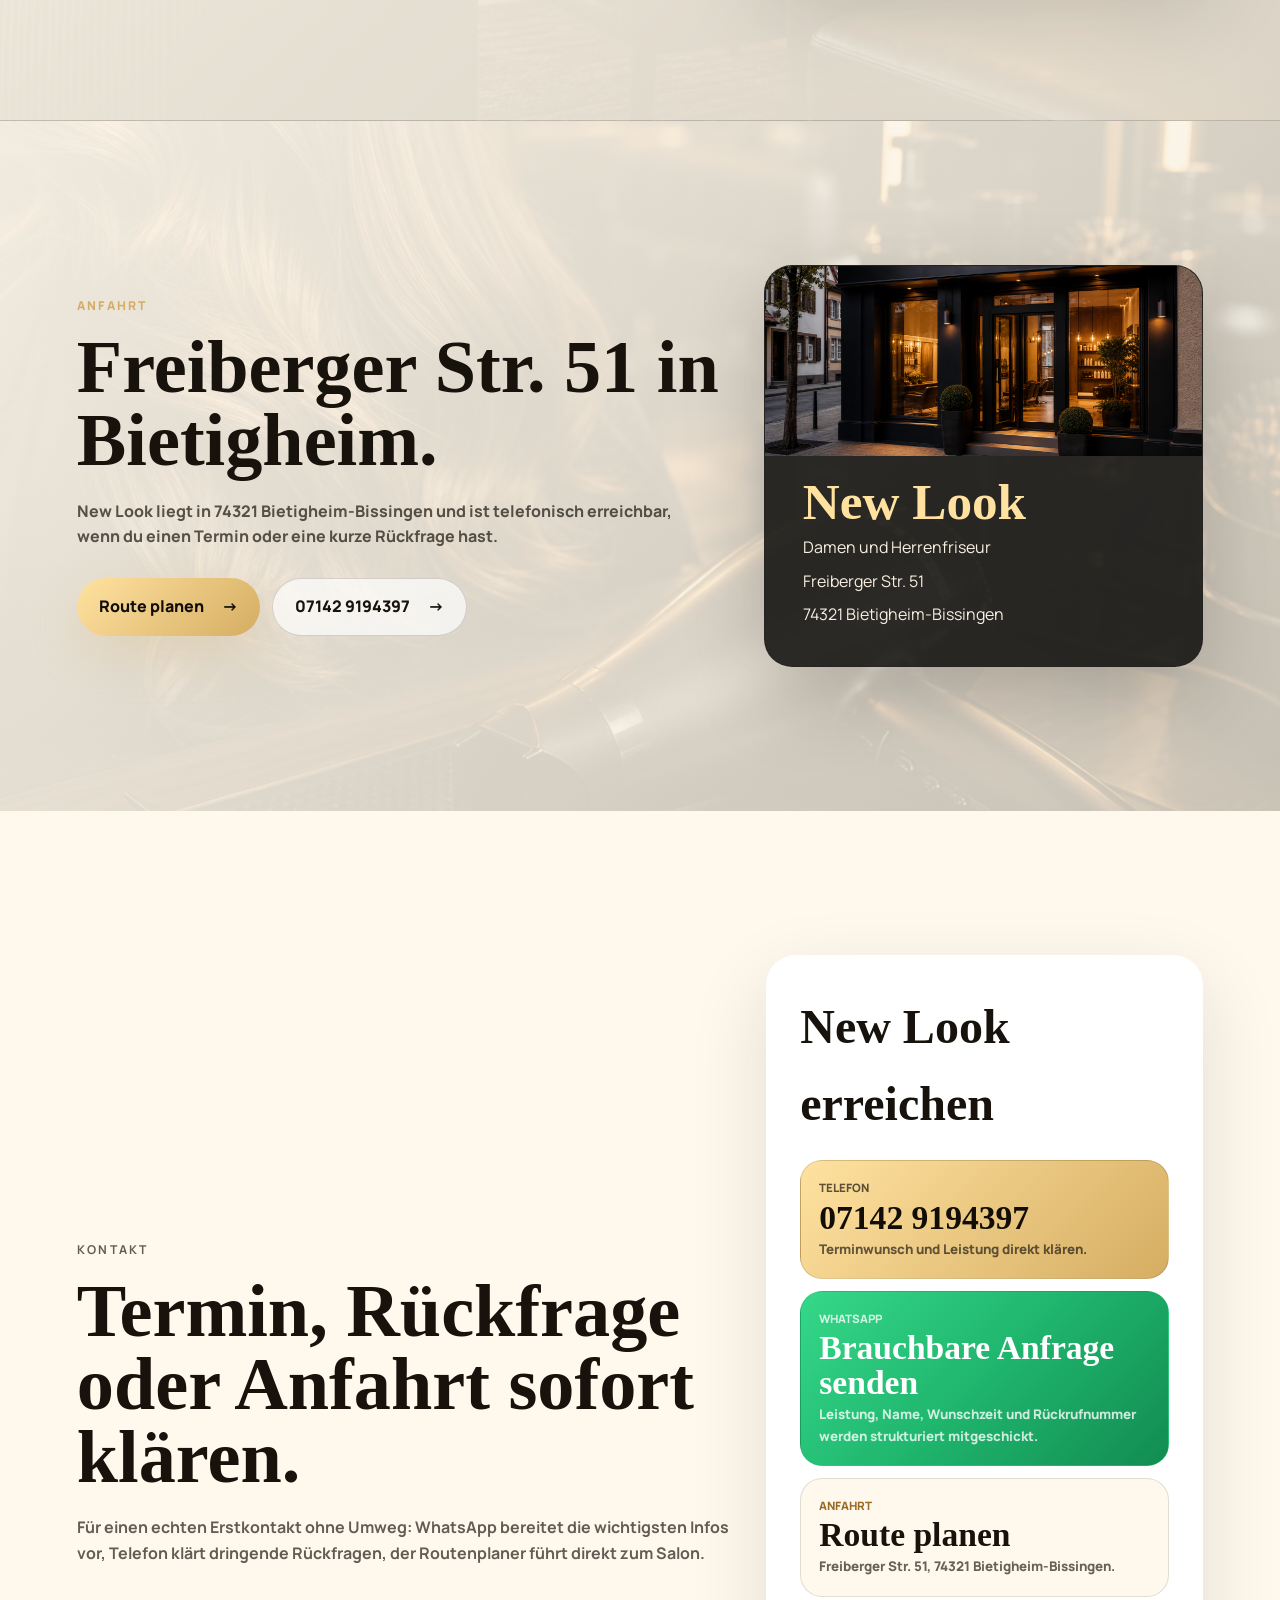
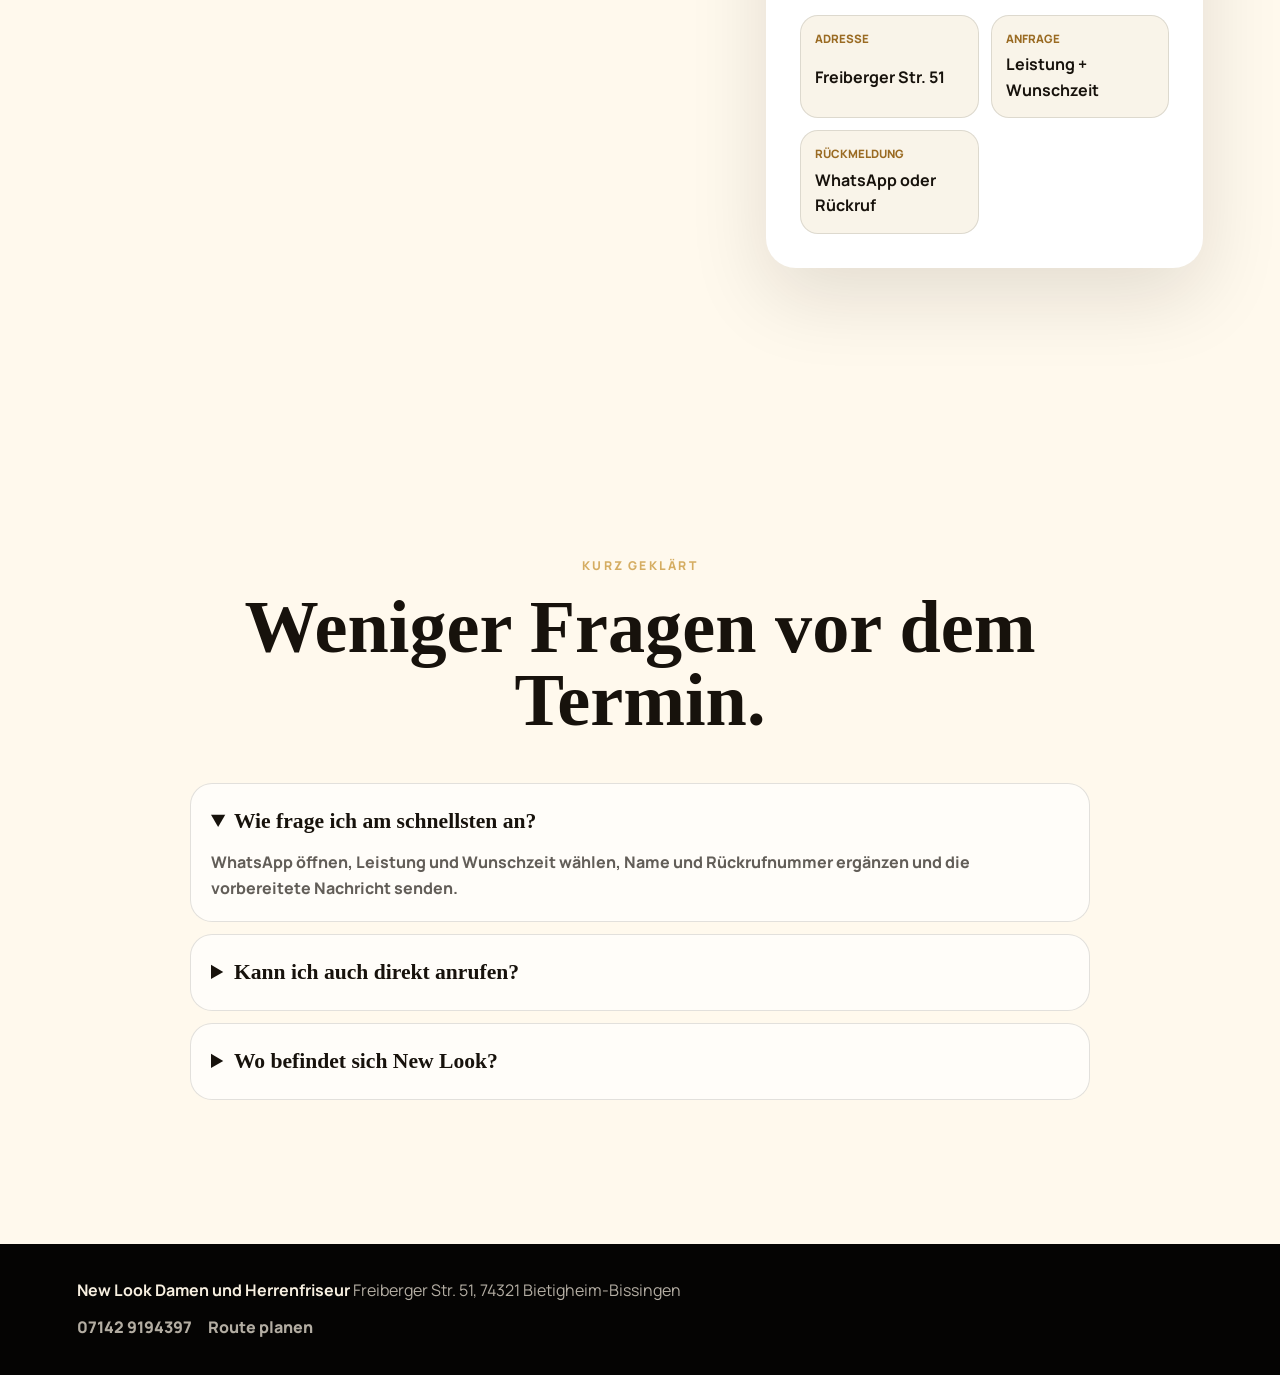
<file: 01-webseiten/friseur-barber/new-look-bietigheim/index.html>
<!doctype html>
<html lang="de">
  <head>
    <meta charset="utf-8" />
    <meta name="viewport" content="width=device-width, initial-scale=1" />
    <meta name="description" content="New Look Damen und Herrenfriseur in Bietigheim-Bissingen: Haarschnitt, Farbe, Styling und gepflegte Looks in der Freiberger Straße 51." />
    <meta property="og:title" content="New Look Damen und Herrenfriseur Bietigheim" />
    <meta property="og:description" content="Haarschnitt, Farbe und Styling in der Freiberger Straße 51, 74321 Bietigheim-Bissingen." />
    <title>New Look | Damen und Herrenfriseur Bietigheim</title>
    <link rel="preconnect" href="https://fonts.googleapis.com" />
    <link rel="preconnect" href="https://fonts.gstatic.com" crossorigin />
    <link href="https://fonts.googleapis.com/css2?family=Manrope:wght@400;500;700;800;900&display=swap" rel="stylesheet" />
    <link rel="stylesheet" href="styles.css?v=new-look-mobile-polish-2" />
  </head>
  <body>
    <header class="site-header">
      <a class="brand" href="#top" aria-label="New Look Startseite">
        <span class="brand-mark">New<br />Look</span>
      </a>
      <button class="mobile-section-toggle" type="button" aria-expanded="false" aria-controls="mobile-section-menu">Menü</button>
      <nav aria-label="Navigation">
        <a href="#ablauf">Ablauf</a>
        <a href="#leistungen">Leistungen</a>
        <a href="#planity">Planity</a>
        <a href="#anfrage">Anfrage</a>
        <a href="#anfahrt">Anfahrt</a>
        <a href="#kontakt">Kontakt</a>
      </nav>
      <button class="header-cta" type="button" data-open-widget data-preset-time="Flexibel">Termin anfragen</button>
      <div class="mobile-section-menu" id="mobile-section-menu" aria-label="Schnellnavigation">
        <a href="#ablauf">Ablauf</a>
        <a href="#leistungen">Leistungen</a>
        <a href="#planity">Planity</a>
        <a href="#anfrage">Anfrage</a>
        <a href="#anfahrt">Anfahrt</a>
        <a href="#kontakt">Kontakt</a>
      </div>
    </header>

    <main id="top">
      <section class="hero">
        <div class="hero-copy">
          <p class="eyebrow">Damen und Herrenfriseur in Bietigheim</p>
          <h1>Ein neuer Look, der direkt gepflegt wirkt.</h1>
          <p><strong>New Look</strong> an der Freiberger Straße 51 steht für Haarschnitte, Farbe und Styling mit ruhiger Beratung, sauberem Finish und schneller Terminabstimmung.</p>
          <div class="hero-actions">
            <button class="btn btn-whatsapp" type="button" data-open-widget data-preset-time="Flexibel">Anfrage vorbereiten</button>
            <a class="btn btn-gold" href="tel:+4971429194397">Jetzt anrufen</a>
            <a class="btn btn-outline" href="https://www.google.com/maps/dir/?api=1&destination=Freiberger%20Str.%2051%2C%2074321%20Bietigheim-Bissingen" target="_blank" rel="noreferrer">Route planen</a>
          </div>
          <div class="hero-proof">
            <span>74321 Bietigheim-Bissingen</span>
            <span>öffnet ab 09:00 Uhr</span>
            <span>Anfrage mit Rückrufnummer</span>
          </div>
        </div>
        <aside class="hero-card">
          <span class="brand-mark large">New<br />Look</span>
          <div class="hero-card-meta">
            <strong>Freiberger Str. 51</strong>
            <span>74321 Bietigheim-Bissingen</span>
            <a href="tel:+4971429194397">07142 9194397</a>
            <a class="mini-route" href="https://www.google.com/maps/dir/?api=1&destination=Freiberger%20Str.%2051%2C%2074321%20Bietigheim-Bissingen" target="_blank" rel="noreferrer">Routenplaner öffnen</a>
          </div>
          <div class="hero-system">
            <span>Termin-System</span>
            <strong>Leistung + Wunschzeit + Rückrufnummer</strong>
            <em>als fertige WhatsApp-Nachricht</em>
          </div>
        </aside>
      </section>

      <section class="booking-flow" id="ablauf" aria-label="Schnell zur Anfrage">
        <div class="flow-copy">
          <p class="eyebrow">Schnell zur Anfrage</p>
          <h2>Erst die wichtigsten Infos. Dann der passende Termin.</h2>
          <p>Die Seite soll nicht nur schön aussehen. Sie sammelt die Infos, die New Look braucht, um schneller zu reagieren: Leistung, Wunschzeit, Name und Rückrufnummer.</p>
          <div class="quick-slots" aria-label="Schnelle Wunschzeiten">
            <button type="button" data-open-widget data-preset-time="Heute">Heute</button>
            <button type="button" data-open-widget data-preset-time="Morgen Vormittag">Morgen Vormittag</button>
            <button type="button" data-open-widget data-preset-time="Samstag">Samstag</button>
          </div>
        </div>
        <div class="flow-steps">
          <article><span>01</span><div><strong>Leistung wählen</strong><p>Damen, Herren, Farbe oder Styling wird direkt vorausgefüllt.</p></div><em>klar</em></article>
          <article><span>02</span><div><strong>Wunschzeit senden</strong><p>Heute, morgen, Samstag oder eigener Hinweis.</p></div><em>schnell</em></article>
          <article><span>03</span><div><strong>Rückruf möglich</strong><p>Name und Nummer landen direkt in der Nachricht.</p></div><em>fertig</em></article>
        </div>
      </section>

      <section class="trust-section">
        <article><span>01</span><h3>Für Damen und Herren</h3><p>Schnitt, Farbe und Styling sind sofort verständlich sortiert und schnell anfragbar.</p></article>
        <article><span>02</span><h3>Weniger Rückfragen</h3><p>Das Anfrage-Widget führt Kunden durch genau die Infos, die im Salon gebraucht werden.</p></article>
        <article><span>03</span><h3>Direkt lokal</h3><p>Freiberger Straße 51, 74321 Bietigheim-Bissingen, mit Route und Telefon direkt erreichbar.</p></article>
        <article><span>04</span><h3>Sauberer Abschluss</h3><p>WhatsApp, Telefon und Route bleiben immer erreichbar, auch auf dem Handy.</p></article>
      </section>

      <section id="leistungen" class="services">
        <div class="section-heading">
          <p class="eyebrow">Leistungen</p>
          <h2>Alles für Haare, die wieder sitzen.</h2>
        </div>
        <div class="service-layout">
          <div class="service-grid">
            <article><span>Cut</span><h3>Damenhaarschnitt</h3><p>Beratung, Schnitt und Finish passend zu Länge, Alltag und Stil.</p><button class="inline-action" type="button" data-open-widget data-preset-service="Damenhaarschnitt">Anfrage vorbereiten</button></article>
            <article><span>Men</span><h3>Herrenhaarschnitt</h3><p>Saubere Konturen, gepflegte Übergänge und ein Look, der schnell sitzt.</p><button class="inline-action" type="button" data-open-widget data-preset-service="Herrenhaarschnitt">Anfrage vorbereiten</button></article>
            <article><span>Color</span><h3>Farbe & Ansatz</h3><p>Frische Farbe, Ansatzpflege oder dezente Veränderung mit ruhigem Ergebnis.</p><button class="inline-action" type="button" data-open-widget data-preset-service="Farbe / Ansatz">Anfrage vorbereiten</button></article>
            <article><span>Style</span><h3>Föhnen & Styling</h3><p>Glatt, Volumen oder gepflegt für Alltag, Feier und besonderen Anlass.</p><button class="inline-action" type="button" data-open-widget data-preset-service="Föhnen / Styling">Anfrage vorbereiten</button></article>
          </div>
          <figure class="service-image">
            <img src="assets/salon-client-consultation.png" alt="Beratung vor dem Haarschnitt im Friseursalon" />
          </figure>
        </div>
      </section>

      <section class="image-mosaic" aria-label="Einblicke in den Salon">
        <img src="assets/salon-interior-premium.png" alt="Moderner Salonbereich mit warmem Licht" />
        <img src="assets/salon-wash-station.png" alt="Ruhiger Haarwaschbereich im Salon" />
        <img src="assets/salon-tools-flatlay.png" alt="Professionelle Friseurwerkzeuge" />
        <img src="assets/salon-happy-client.png" alt="Zufriedene Kundin nach dem Styling" />
      </section>

      <section id="anfrage" class="price-section">
        <div class="section-heading">
          <p class="eyebrow">Anfrage-Erfassung</p>
          <h2>In 30 Sekunden eine brauchbare Anfrage senden.</h2>
        </div>
        <div class="price-grid">
          <article><span>01</span><strong>Leistung wählen</strong><p>Die Anfrage startet mit der passenden Leistung, damit der Salon sofort weiß, worum es geht.</p><button class="inline-action" type="button" data-open-widget data-preset-service="Damenhaarschnitt">Damen Schnitt</button></article>
          <article><span>02</span><strong>Wunschzeit nennen</strong><p>Heute, morgen, Samstag oder flexibel: die Nachricht kommt bereits vorsortiert an.</p><button class="inline-action" type="button" data-open-widget data-preset-time="Flexibel">Zeit auswählen</button></article>
          <article><span>03</span><strong>Rückruf sichern</strong><p>Name und Rückrufnummer helfen, wenn der Termin kurz telefonisch bestätigt werden soll.</p><button class="inline-action" type="button" data-open-widget>Anfrage öffnen</button></article>
        </div>
      </section>

      <section class="looks-section" aria-label="Typische Anfragen">
        <div class="section-heading">
          <p class="eyebrow">Typische Wünsche</p>
          <h2>Von schnellem Schnitt bis Farbberatung.</h2>
        </div>
        <div class="look-grid">
          <article>
            <img src="assets/salon-blowdry-styling.png" alt="Föhnen und Styling im Friseursalon" />
            <div><span>Damen</span><strong>Schnitt + Finish</strong><button class="inline-action" type="button" data-open-widget data-preset-service="Damenhaarschnitt">Anfrage starten</button></div>
          </article>
          <article>
            <img src="assets/salon-mens-cut.png" alt="Herrenhaarschnitt im Friseursalon" />
            <div><span>Herren</span><strong>Konturen + Pflege</strong><button class="inline-action" type="button" data-open-widget data-preset-service="Herrenhaarschnitt">Anfrage starten</button></div>
          </article>
          <article>
            <img src="assets/salon-color-consultation.png" alt="Farbberatung und Ansatzpflege im Salon" />
            <div><span>Farbe</span><strong>Ansatz oder Veränderung</strong><button class="inline-action" type="button" data-open-widget data-preset-service="Farbe / Ansatz">Anfrage starten</button></div>
          </article>
        </div>
      </section>

      <section class="booking-section" id="planity">
        <div>
          <p class="eyebrow">Planity & Anfrage</p>
          <h2>Online-Buchung prüfen. Anfrage sofort sichern.</h2>
          <p>New Look hat ein Planity-Profil. Wenn die Online-Buchung dort noch nicht aktiv ist, führt die Seite den Kunden direkt in eine strukturierte WhatsApp-Anfrage.</p>
          <div class="quick-slots" aria-label="Schnelle Planity-Alternativen">
            <button type="button" data-open-widget data-preset-service="Damenhaarschnitt">Damen Schnitt</button>
            <button type="button" data-open-widget data-preset-service="Herrenhaarschnitt">Herren Schnitt</button>
            <button type="button" data-open-widget data-preset-service="Farbe / Ansatz">Farbe</button>
          </div>
        </div>
        <div class="planity-panel">
          <div class="planity-head">
            <span class="brand-mark mini">New<br />Look</span>
            <div>
              <strong>Planity Profil</strong>
              <span>Freiberger Str. 51, 74321 Bietigheim-Bissingen</span>
            </div>
          </div>
          <iframe src="https://www.planity.com/de-DE/new-look-74321-bietigheim-bissingen" title="New Look Planity Profil" loading="lazy"></iframe>
          <div class="planity-fallback">
            <strong>Falls Planity noch keine Buchung anbietet:</strong>
            <button type="button" data-open-widget data-preset-time="Flexibel">WhatsApp-Anfrage vorbereiten</button>
            <a href="https://www.planity.com/de-DE/new-look-74321-bietigheim-bissingen" target="_blank" rel="noreferrer">Planity direkt öffnen</a>
          </div>
        </div>
      </section>

      <section id="anfahrt" class="location-section">
        <div>
          <p class="eyebrow">Anfahrt</p>
          <h2>Freiberger Str. 51 in Bietigheim.</h2>
          <p>New Look liegt in 74321 Bietigheim-Bissingen und ist telefonisch erreichbar, wenn du einen Termin oder eine kurze Rückfrage hast.</p>
          <div class="location-actions">
            <a class="btn btn-gold" href="https://www.google.com/maps/dir/?api=1&destination=Freiberger%20Str.%2051%2C%2074321%20Bietigheim-Bissingen" target="_blank" rel="noreferrer">Route planen</a>
            <a class="btn btn-outline dark" href="tel:+4971429194397">07142 9194397</a>
          </div>
        </div>
        <div class="location-card">
          <img src="assets/salon-exterior-glow.png" alt="Salon Eingang mit warmem Licht" />
          <strong>New Look</strong>
          <span>Damen und Herrenfriseur</span>
          <span>Freiberger Str. 51</span>
          <span>74321 Bietigheim-Bissingen</span>
        </div>
      </section>

      <section id="kontakt" class="contact-section">
        <div>
          <p class="eyebrow">Kontakt</p>
          <h2>Termin, Rückfrage oder Anfahrt sofort klären.</h2>
          <p>Für einen echten Erstkontakt ohne Umweg: WhatsApp bereitet die wichtigsten Infos vor, Telefon klärt dringende Rückfragen, der Routenplaner führt direkt zum Salon.</p>
        </div>
        <div class="quick-contact" aria-label="Kontaktmöglichkeiten">
          <strong>New Look erreichen</strong>
          <div class="contact-actions">
            <a class="contact-action primary" href="tel:+4971429194397">
              <span>Telefon</span>
              <strong>07142 9194397</strong>
              <small>Terminwunsch und Leistung direkt klären.</small>
            </a>
            <button class="contact-action whatsapp" type="button" data-open-widget>
              <span>WhatsApp</span>
              <strong>Brauchbare Anfrage senden</strong>
              <small>Leistung, Name, Wunschzeit und Rückrufnummer werden strukturiert mitgeschickt.</small>
            </button>
            <a class="contact-action" href="https://www.google.com/maps/dir/?api=1&destination=Freiberger%20Str.%2051%2C%2074321%20Bietigheim-Bissingen" target="_blank" rel="noreferrer">
              <span>Anfahrt</span>
              <strong>Route planen</strong>
              <small>Freiberger Str. 51, 74321 Bietigheim-Bissingen.</small>
            </a>
          </div>
          <div class="contact-facts">
            <div><span>Adresse</span><strong>Freiberger Str. 51</strong></div>
            <div><span>Anfrage</span><strong>Leistung + Wunschzeit</strong></div>
            <div><span>Rückmeldung</span><strong>WhatsApp oder Rückruf</strong></div>
          </div>
        </div>
      </section>

      <section class="faq-section">
        <div class="section-heading">
          <p class="eyebrow">Kurz geklärt</p>
          <h2>Weniger Fragen vor dem Termin.</h2>
        </div>
        <div class="faq-list">
          <details open><summary>Wie frage ich am schnellsten an?</summary><p>WhatsApp öffnen, Leistung und Wunschzeit wählen, Name und Rückrufnummer ergänzen und die vorbereitete Nachricht senden.</p></details>
          <details><summary>Kann ich auch direkt anrufen?</summary><p>Ja. Die Telefonnummer ist im Header, Kontaktbereich und in der mobilen Leiste erreichbar.</p></details>
          <details><summary>Wo befindet sich New Look?</summary><p>Freiberger Str. 51, 74321 Bietigheim-Bissingen. Der Routenplaner ist direkt auf der Seite verlinkt.</p></details>
        </div>
      </section>
    </main>

    <footer>
      <div>
        <strong>New Look Damen und Herrenfriseur</strong>
        <span>Freiberger Str. 51, 74321 Bietigheim-Bissingen</span>
      </div>
      <div class="footer-links">
        <a href="tel:+4971429194397">07142 9194397</a>
        <a href="https://www.google.com/maps/dir/?api=1&destination=Freiberger%20Str.%2051%2C%2074321%20Bietigheim-Bissingen" target="_blank" rel="noreferrer">Route planen</a>
      </div>
    </footer>
    <aside class="whatsapp-panel" id="whatsapp-widget" aria-hidden="true">
      <button class="widget-close" type="button" aria-label="WhatsApp Anfrage schließen" data-close-widget>x</button>
      <p class="eyebrow">WhatsApp-Anfrage</p>
      <strong>Alles Wichtige in einer Nachricht.</strong>
      <div class="widget-group">
        <span>Worum geht es?</span>
        <div class="widget-options">
          <button type="button" data-widget-service="Damenhaarschnitt">Damen Schnitt</button>
          <button type="button" data-widget-service="Herrenhaarschnitt">Herren Schnitt</button>
          <button type="button" data-widget-service="Farbe / Ansatz">Farbe</button>
          <button type="button" data-widget-service="Föhnen / Styling">Styling</button>
        </div>
      </div>
      <label><span>Name</span><input id="widgetName" autocomplete="name" placeholder="z.B. Sarah" /></label>
      <label><span>Rückrufnummer</span><input id="widgetPhone" autocomplete="tel" inputmode="tel" placeholder="falls anders als WhatsApp" /></label>
      <div class="widget-group">
        <span>Wann passt es?</span>
        <div class="widget-options">
          <button type="button" data-widget-time="Heute">Heute</button>
          <button type="button" data-widget-time="Morgen Vormittag">Morgen Vormittag</button>
          <button type="button" data-widget-time="Samstag">Samstag</button>
          <button type="button" data-widget-time="Flexibel">Flexibel</button>
        </div>
      </div>
      <label><span>Eigene Zeit oder Hinweis</span><input id="widgetTime" placeholder="z.B. Freitag 16 Uhr, Ansatz + Schnitt" /></label>
      <p class="widget-note">Wird als fertige Nachricht geöffnet, damit der Salon weniger Rückfragen stellen muss.</p>
      <a class="btn btn-whatsapp" id="widgetWhatsapp" href="https://wa.me/4971429194397?text=Hallo%20New%20Look%2C%20ich%20m%C3%B6chte%20einen%20Termin%20anfragen">WhatsApp senden</a>
    </aside>
    <div class="mobile-action-bar" aria-label="Schnellkontakt">
      <a href="tel:+4971429194397">Anrufen</a>
      <button type="button" data-open-widget>WhatsApp</button>
      <a href="https://www.google.com/maps/dir/?api=1&destination=Freiberger%20Str.%2051%2C%2074321%20Bietigheim-Bissingen" target="_blank" rel="noreferrer">Route</a>
    </div>
    <button class="floating-whatsapp" type="button" data-open-widget>WhatsApp</button>
    <script type="application/ld+json">
      {
        "@context": "https://schema.org",
        "@type": "HairSalon",
        "name": "New Look Damen und Herrenfriseur",
        "telephone": "+4971429194397",
        "address": {
          "@type": "PostalAddress",
          "streetAddress": "Freiberger Str. 51",
          "postalCode": "74321",
          "addressLocality": "Bietigheim-Bissingen",
          "addressCountry": "DE"
        }
      }
    </script>
    <script src="script.js?v=new-look-mobile-polish-2"></script>
  </body>
</html>
</file>
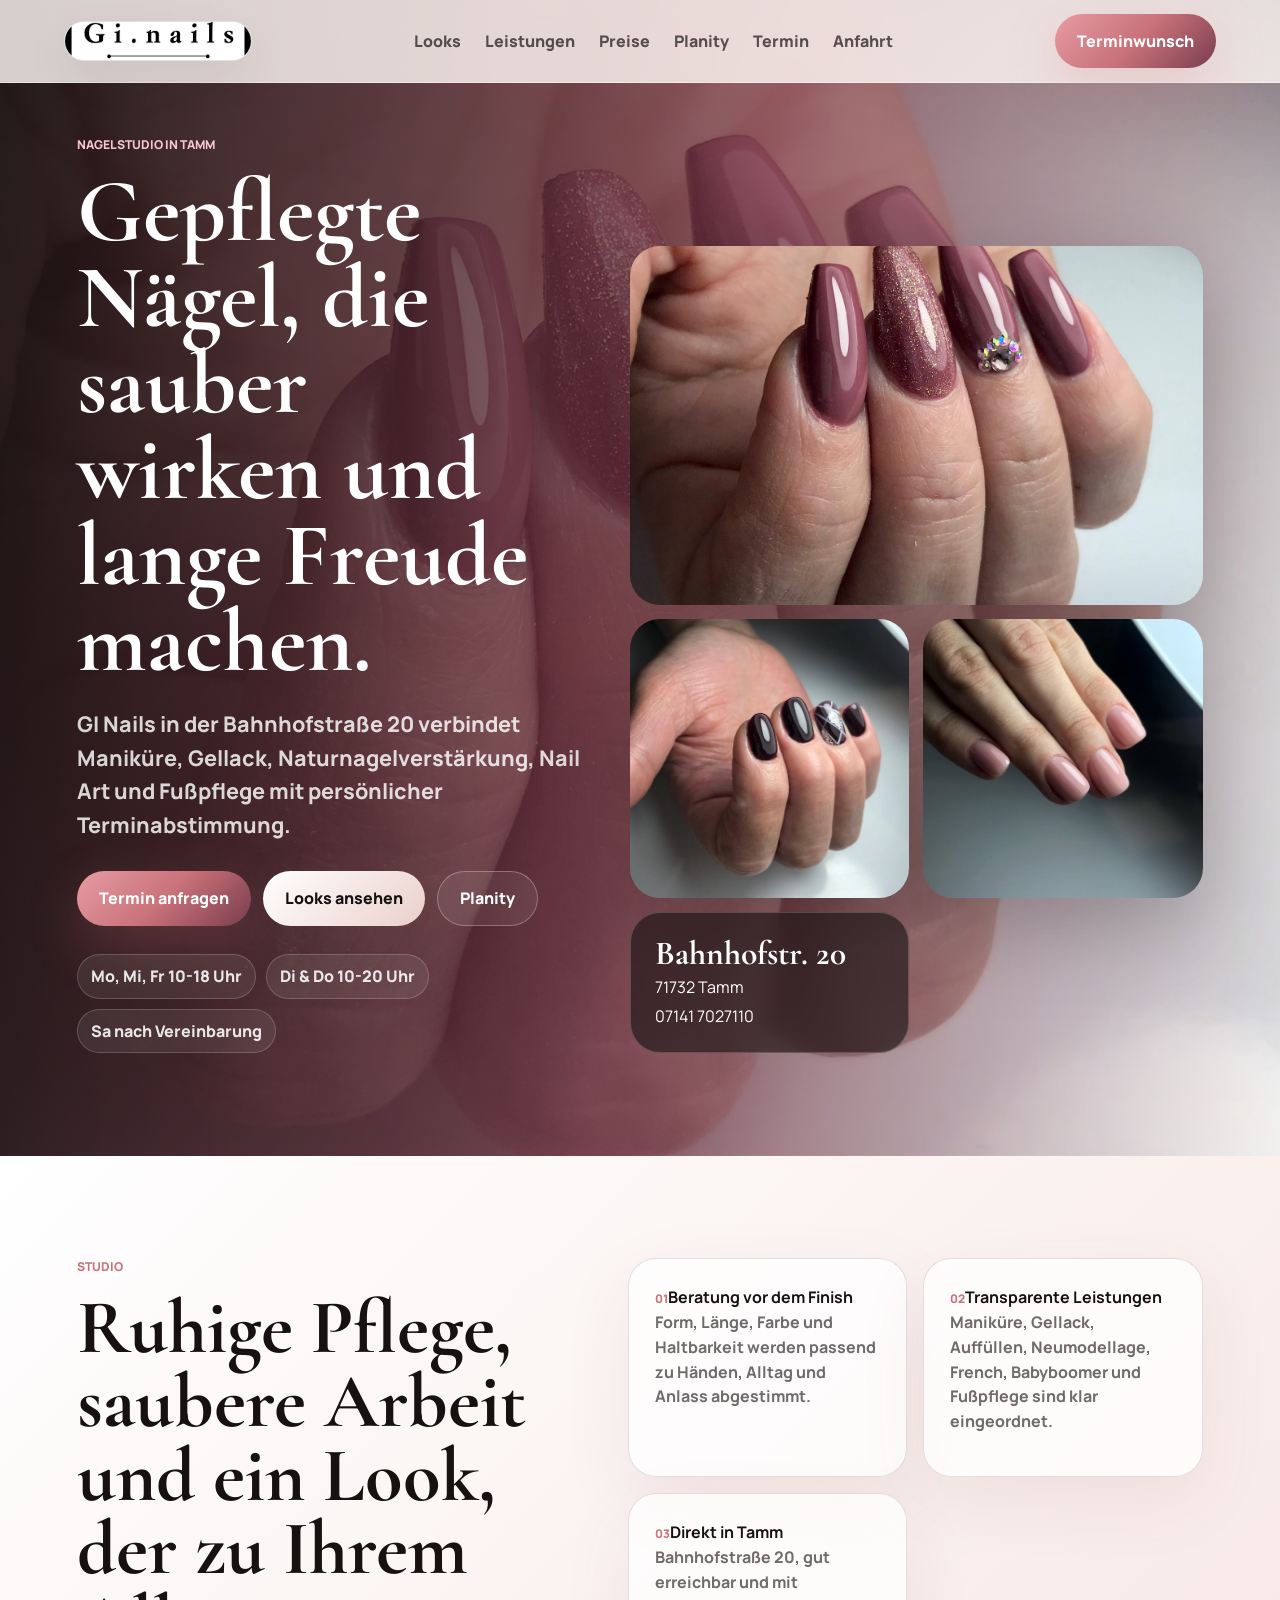
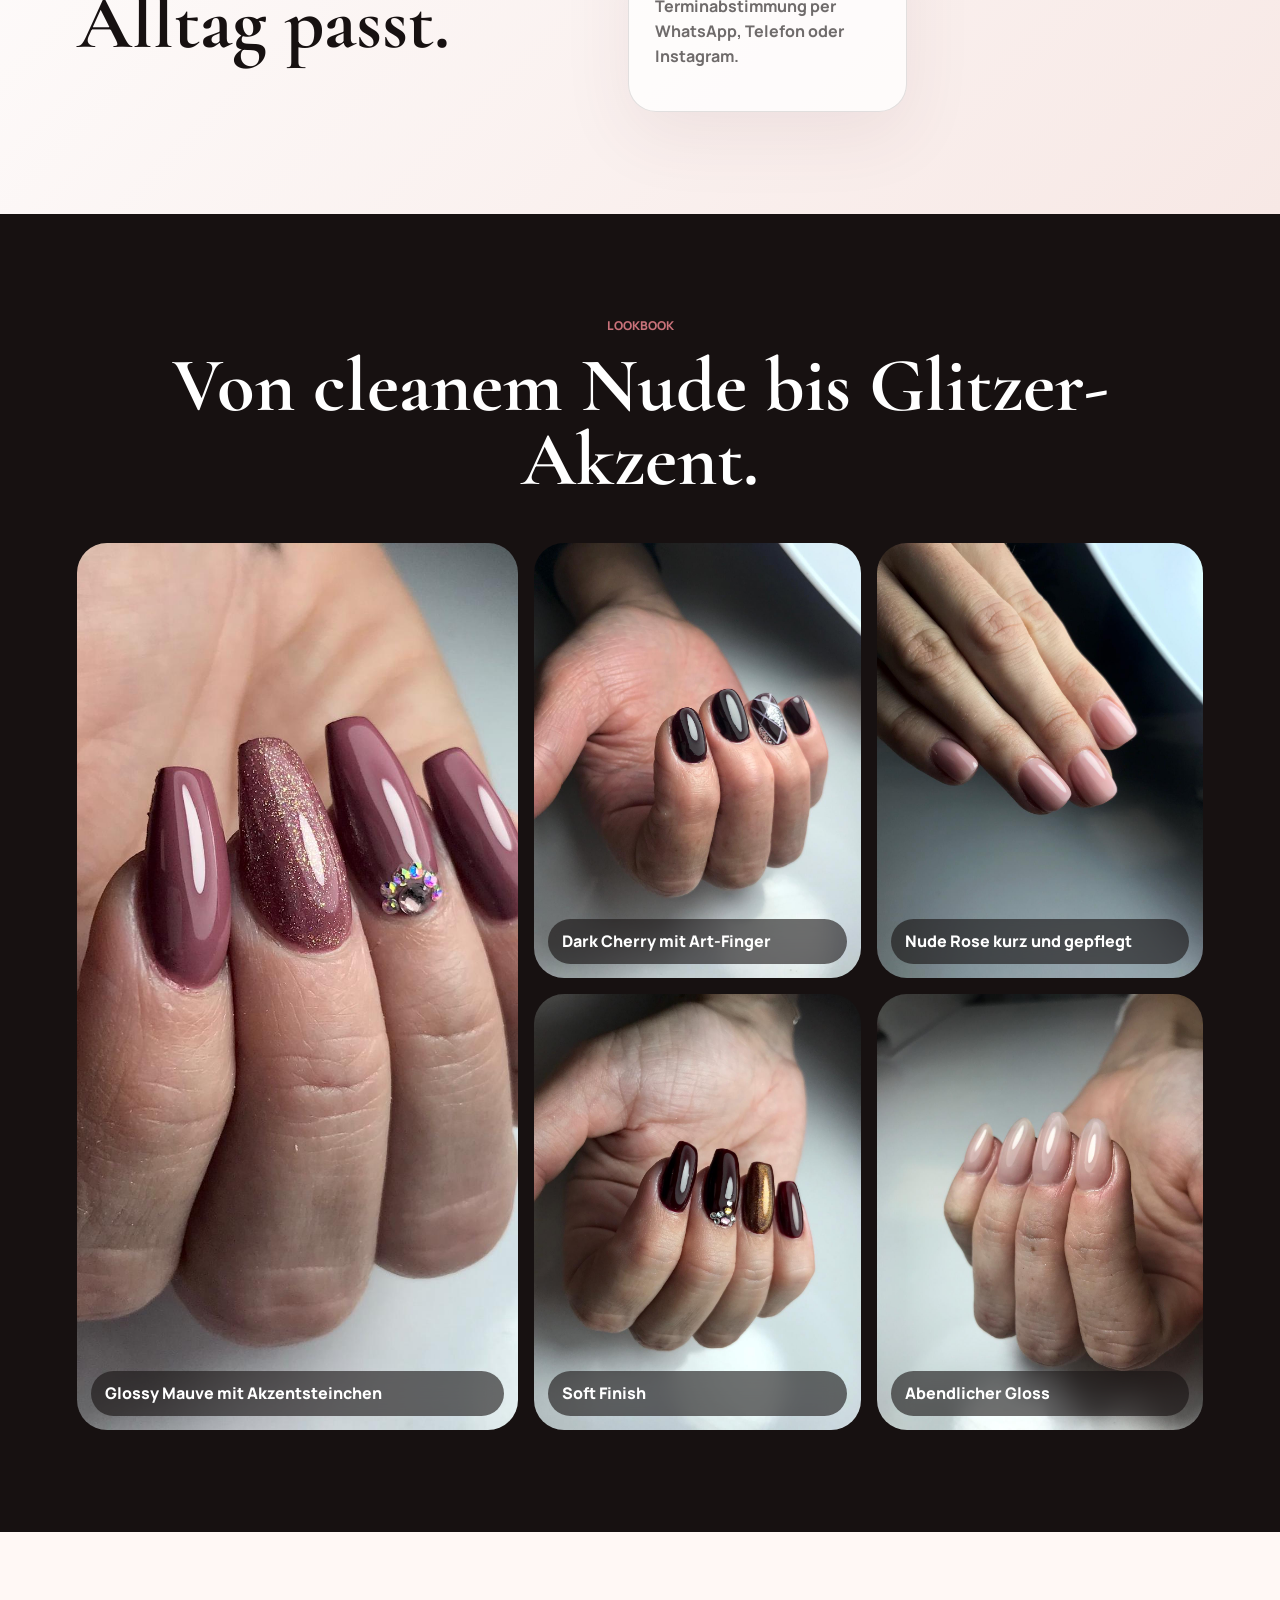
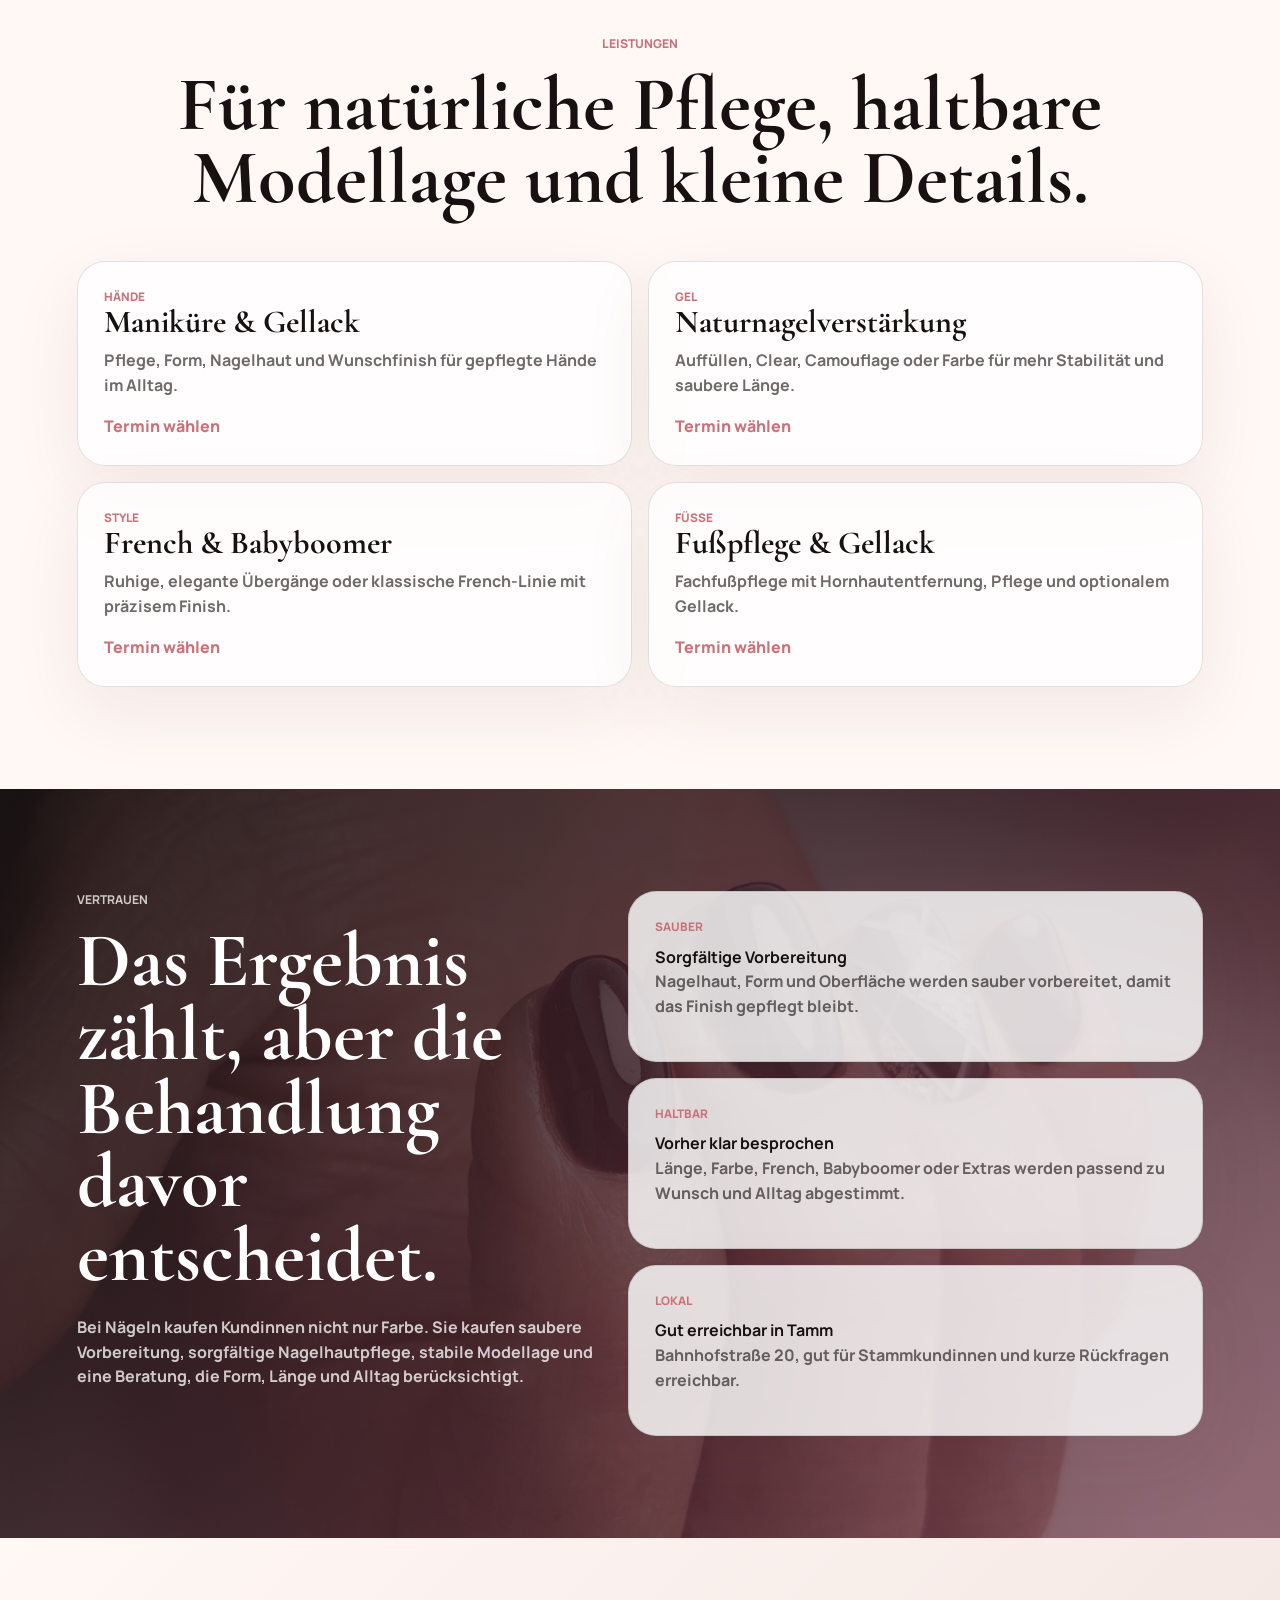
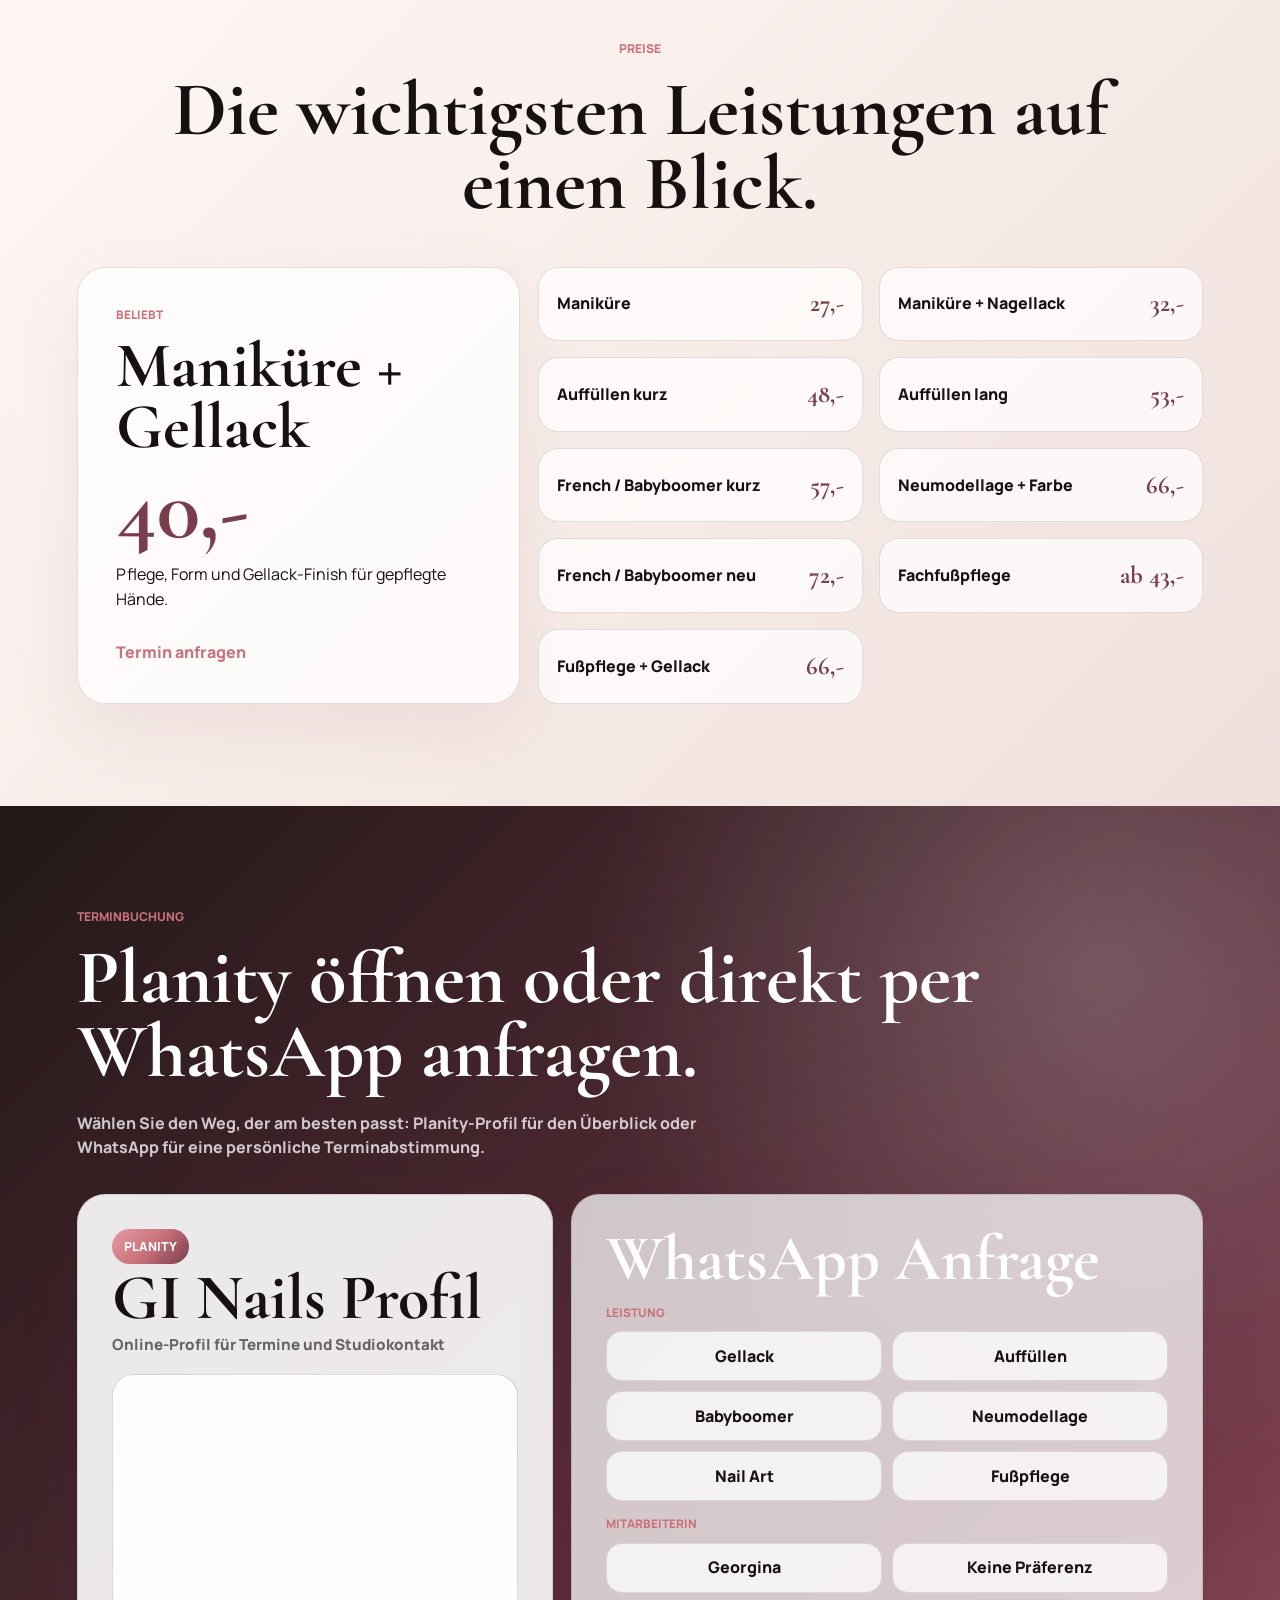
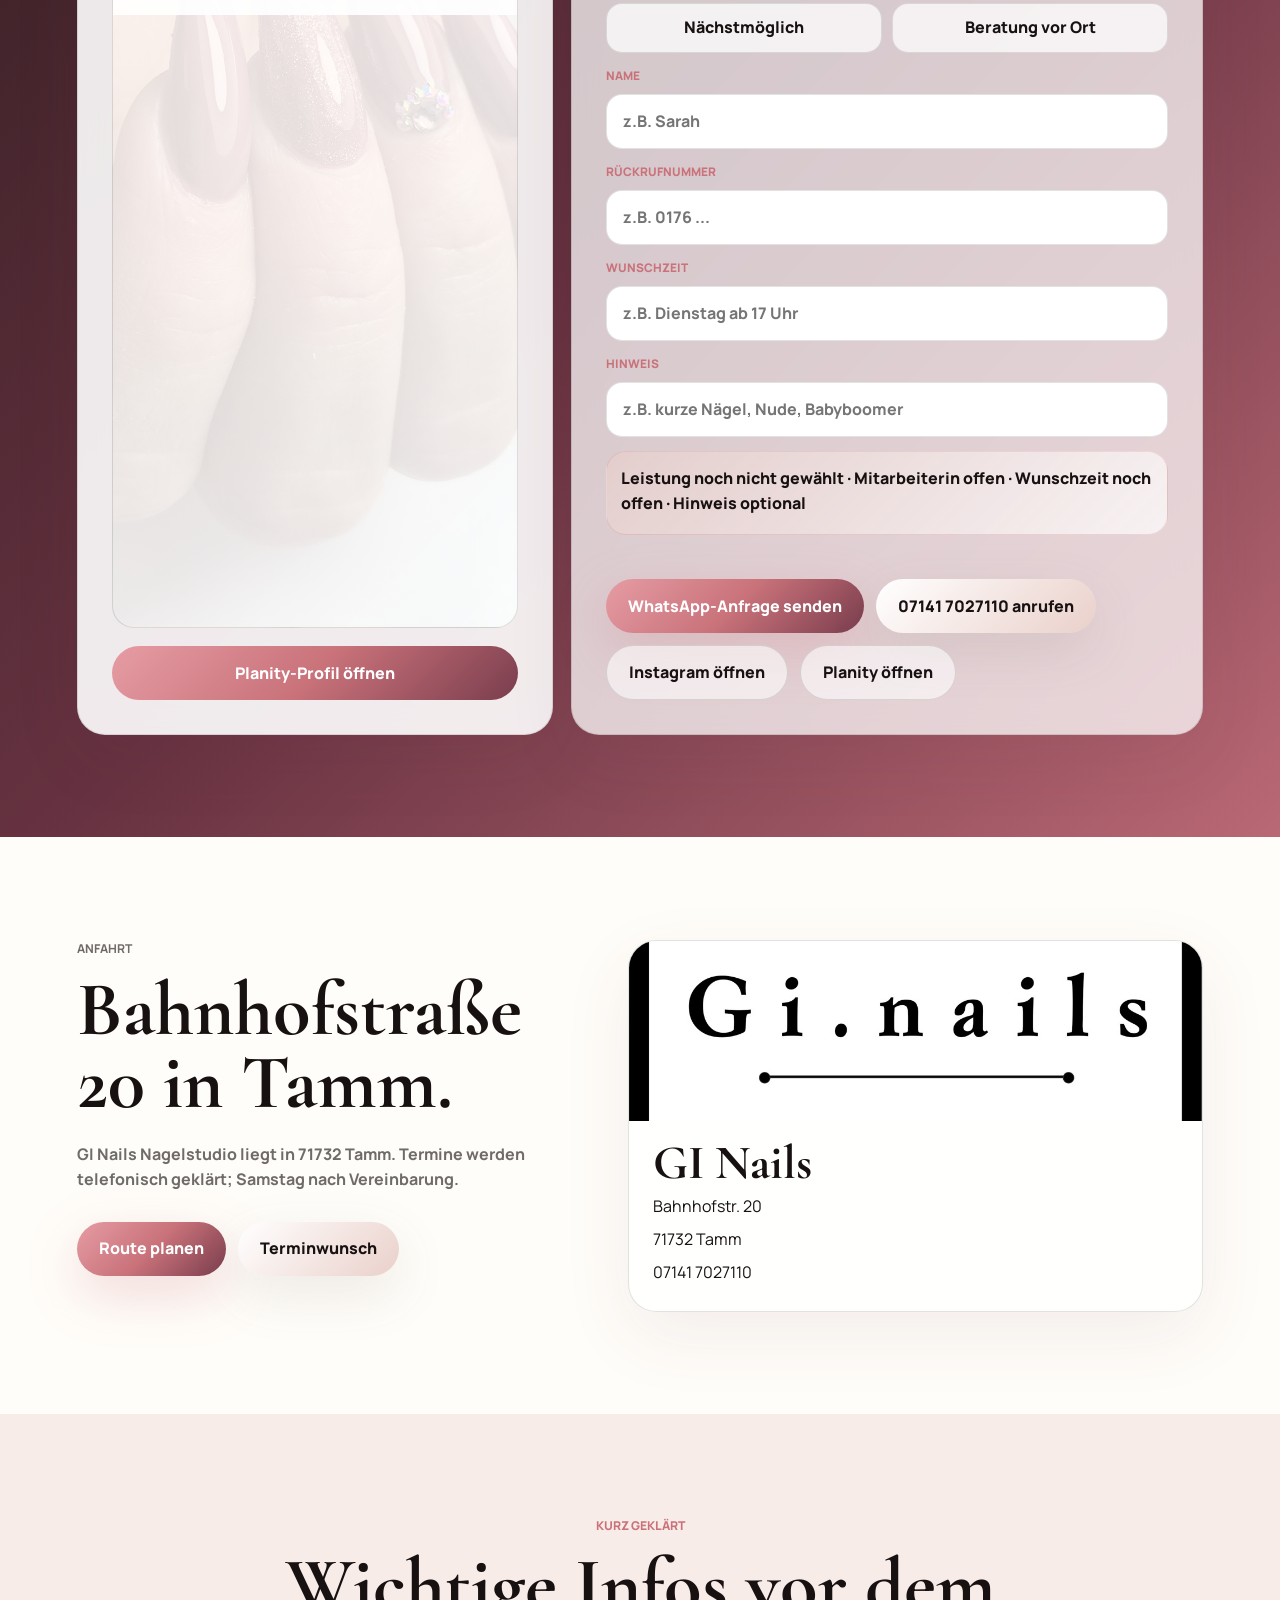
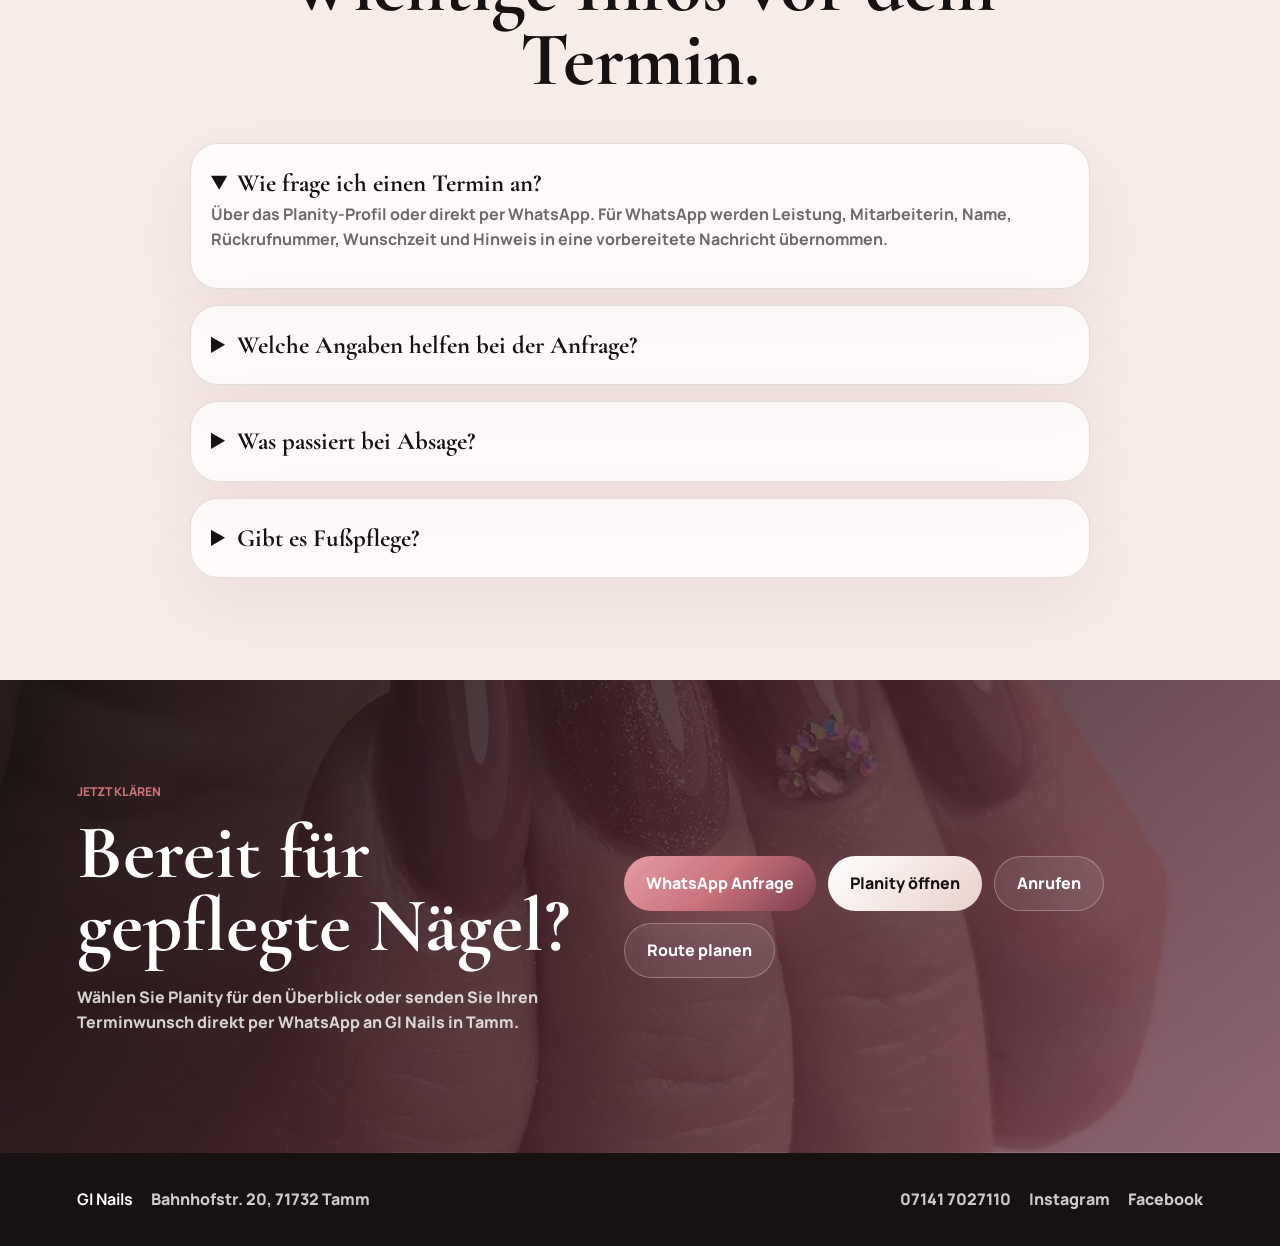
<file: 01-webseiten/nagelstudios/gi-nails-tamm/index.html>
<!doctype html>
<html lang="de">
  <head>
    <meta charset="utf-8" />
    <meta name="viewport" content="width=device-width, initial-scale=1" />
    <meta name="description" content="GI Nails Nagelstudio in Tamm: Maniküre, Gellack, Naturnagelverstärkung, French, Babyboomer, Nail Art und Fußpflege mit Terminwunsch." />
    <title>GI Nails Tamm | Nagelstudio für Hände und Füße</title>
    <link rel="preconnect" href="https://fonts.googleapis.com" />
    <link rel="preconnect" href="https://fonts.gstatic.com" crossorigin />
    <link href="https://fonts.googleapis.com/css2?family=Cormorant+Garamond:wght@600;700&family=Manrope:wght@400;500;700;800;900&display=swap" rel="stylesheet" />
    <link rel="stylesheet" href="styles.css?v=gi-nails-polish-2" />
  </head>
  <body>
    <header class="site-header">
      <a class="brand" href="#top" aria-label="GI Nails Startseite">
        <img src="assets/gi-nails-logo.jpg" alt="GI Nails Nagelstudio" />
      </a>
      <button class="menu-toggle" type="button" aria-expanded="false" aria-controls="mobile-menu">Menü</button>
      <nav aria-label="Navigation">
        <a href="#looks">Looks</a>
        <a href="#leistungen">Leistungen</a>
        <a href="#preise">Preise</a>
        <a href="#planity">Planity</a>
        <a href="#termin">Termin</a>
        <a href="#anfahrt">Anfahrt</a>
      </nav>
      <button class="header-cta" type="button" data-open-request data-preset-service="Gellack / Maniküre">Terminwunsch</button>
      <div class="mobile-menu" id="mobile-menu">
        <a href="#looks">Looks</a>
        <a href="#leistungen">Leistungen</a>
        <a href="#preise">Preise</a>
        <a href="#planity">Planity</a>
        <a href="#termin">Termin</a>
        <a href="#anfahrt">Anfahrt</a>
      </div>
    </header>

    <main id="top">
      <section class="hero">
        <div class="hero-copy">
          <p class="eyebrow">Nagelstudio in Tamm</p>
          <h1>Gepflegte Nägel, die sauber wirken und lange Freude machen.</h1>
          <p>GI Nails in der Bahnhofstraße 20 verbindet Maniküre, Gellack, Naturnagelverstärkung, Nail Art und Fußpflege mit persönlicher Terminabstimmung.</p>
          <div class="hero-actions">
            <button class="btn btn-primary" type="button" data-open-request data-preset-service="Naturnagelverstärkung / Auffüllen">Termin anfragen</button>
            <a class="btn btn-soft" href="#looks">Looks ansehen</a>
            <a class="btn btn-ghost" href="#planity">Planity</a>
          </div>
          <div class="hero-proof">
            <span>Mo, Mi, Fr 10-18 Uhr</span>
            <span>Di & Do 10-20 Uhr</span>
            <span>Sa nach Vereinbarung</span>
          </div>
        </div>
        <div class="hero-board" aria-label="GI Nails Lookbook">
          <img class="hero-main" src="assets/nails-look-01.jpg" alt="Rosa Gelnägel mit Glitzer und Steinchen" />
          <img src="assets/nails-look-02.jpg" alt="Dunkle Gelnägel mit feinem Nail Art Akzent" />
          <img src="assets/nails-look-03.jpg" alt="Kurze gepflegte Nägel in Nude Rose" />
          <div class="studio-card">
            <strong>Bahnhofstr. 20</strong>
            <span>71732 Tamm</span>
            <a href="tel:+4971417027110">07141 7027110</a>
          </div>
        </div>
      </section>

      <section class="branch-note">
        <div>
          <p class="eyebrow">Studio</p>
          <h2>Ruhige Pflege, saubere Arbeit und ein Look, der zu Ihrem Alltag passt.</h2>
        </div>
        <div class="note-grid">
          <article><span>01</span><strong>Beratung vor dem Finish</strong><p>Form, Länge, Farbe und Haltbarkeit werden passend zu Händen, Alltag und Anlass abgestimmt.</p></article>
          <article><span>02</span><strong>Transparente Leistungen</strong><p>Maniküre, Gellack, Auffüllen, Neumodellage, French, Babyboomer und Fußpflege sind klar eingeordnet.</p></article>
          <article><span>03</span><strong>Direkt in Tamm</strong><p>Bahnhofstraße 20, gut erreichbar und mit Terminabstimmung per WhatsApp, Telefon oder Instagram.</p></article>
        </div>
      </section>

      <section class="lookbook" id="looks">
        <div class="section-heading">
          <p class="eyebrow">Lookbook</p>
          <h2>Von cleanem Nude bis Glitzer-Akzent.</h2>
        </div>
        <div class="look-grid">
          <figure class="wide"><img src="assets/nails-look-01.jpg" alt="Rosa Nail Art mit Glitzer und Steinchen" /><figcaption>Glossy Mauve mit Akzentsteinchen</figcaption></figure>
          <figure><img src="assets/nails-look-02.jpg" alt="Dunkle Nägel mit Nail Art" /><figcaption>Dark Cherry mit Art-Finger</figcaption></figure>
          <figure><img src="assets/nails-look-03.jpg" alt="Nude Rose Maniküre" /><figcaption>Nude Rose kurz und gepflegt</figcaption></figure>
          <figure><img src="assets/nails-look-04.jpg" alt="Natürlich wirkende Gelnägel" /><figcaption>Soft Finish</figcaption></figure>
          <figure><img src="assets/nails-look-05.jpg" alt="Gepflegte Gelnägel mit dunklem Finish" /><figcaption>Abendlicher Gloss</figcaption></figure>
        </div>
      </section>

      <section class="services" id="leistungen">
        <div class="section-heading">
          <p class="eyebrow">Leistungen</p>
          <h2>Für natürliche Pflege, haltbare Modellage und kleine Details.</h2>
        </div>
        <div class="service-grid">
          <article><span>Hände</span><h3>Maniküre & Gellack</h3><p>Pflege, Form, Nagelhaut und Wunschfinish für gepflegte Hände im Alltag.</p><button type="button" data-open-request data-preset-service="Maniküre + Gellack">Termin wählen</button></article>
          <article><span>Gel</span><h3>Naturnagelverstärkung</h3><p>Auffüllen, Clear, Camouflage oder Farbe für mehr Stabilität und saubere Länge.</p><button type="button" data-open-request data-preset-service="Naturnagelverstärkung / Auffüllen">Termin wählen</button></article>
          <article><span>Style</span><h3>French & Babyboomer</h3><p>Ruhige, elegante Übergänge oder klassische French-Linie mit präzisem Finish.</p><button type="button" data-open-request data-preset-service="French / Babyboomer">Termin wählen</button></article>
          <article><span>Füße</span><h3>Fußpflege & Gellack</h3><p>Fachfußpflege mit Hornhautentfernung, Pflege und optionalem Gellack.</p><button type="button" data-open-request data-preset-service="Fußpflege + Gellack">Termin wählen</button></article>
        </div>
      </section>

      <section class="quality">
        <div class="quality-copy">
          <p class="eyebrow">Vertrauen</p>
          <h2>Das Ergebnis zählt, aber die Behandlung davor entscheidet.</h2>
          <p>Bei Nägeln kaufen Kundinnen nicht nur Farbe. Sie kaufen saubere Vorbereitung, sorgfältige Nagelhautpflege, stabile Modellage und eine Beratung, die Form, Länge und Alltag berücksichtigt.</p>
        </div>
        <div class="quality-list">
          <article><span>Sauber</span><strong>Sorgfältige Vorbereitung</strong><p>Nagelhaut, Form und Oberfläche werden sauber vorbereitet, damit das Finish gepflegt bleibt.</p></article>
          <article><span>Haltbar</span><strong>Vorher klar besprochen</strong><p>Länge, Farbe, French, Babyboomer oder Extras werden passend zu Wunsch und Alltag abgestimmt.</p></article>
          <article><span>Lokal</span><strong>Gut erreichbar in Tamm</strong><p>Bahnhofstraße 20, gut für Stammkundinnen und kurze Rückfragen erreichbar.</p></article>
        </div>
      </section>

      <section class="prices" id="preise">
        <div class="section-heading">
          <p class="eyebrow">Preise</p>
          <h2>Die wichtigsten Leistungen auf einen Blick.</h2>
        </div>
        <div class="price-layout">
          <article class="price-feature">
            <span>Beliebt</span>
            <strong>Maniküre + Gellack</strong>
            <em>40,-</em>
            <p>Pflege, Form und Gellack-Finish für gepflegte Hände.</p>
            <button type="button" data-open-request data-preset-service="Maniküre + Gellack">Termin anfragen</button>
          </article>
          <div class="price-list">
            <div><span>Maniküre</span><strong>27,-</strong></div>
            <div><span>Maniküre + Nagellack</span><strong>32,-</strong></div>
            <div><span>Auffüllen kurz</span><strong>48,-</strong></div>
            <div><span>Auffüllen lang</span><strong>53,-</strong></div>
            <div><span>French / Babyboomer kurz</span><strong>57,-</strong></div>
            <div><span>Neumodellage + Farbe</span><strong>66,-</strong></div>
            <div><span>French / Babyboomer neu</span><strong>72,-</strong></div>
            <div><span>Fachfußpflege</span><strong>ab 43,-</strong></div>
            <div><span>Fußpflege + Gellack</span><strong>66,-</strong></div>
          </div>
        </div>
      </section>

      <section class="booking-section" id="termin">
        <span class="anchor-target" id="planity" aria-hidden="true"></span>
        <div class="booking-intro">
          <p class="eyebrow">Terminbuchung</p>
          <h2>Planity öffnen oder direkt per WhatsApp anfragen.</h2>
          <p>Wählen Sie den Weg, der am besten passt: Planity-Profil für den Überblick oder WhatsApp für eine persönliche Terminabstimmung.</p>
        </div>
        <div class="booking-columns">
          <article class="planity-widget" aria-label="Planity Terminwidget">
            <div class="planity-widget-head">
              <span>Planity</span>
              <strong>GI Nails Profil</strong>
              <small>Online-Profil für Termine und Studiokontakt</small>
            </div>
            <div class="planity-frame">
              <iframe
                title="GI Nails Planity Profil"
                src="https://www.planity.com/de-DE/ginails-nagelstudio-71732-tamm"
                loading="lazy"
                referrerpolicy="no-referrer-when-downgrade"
              ></iframe>
            </div>
            <a class="widget-link" href="https://www.planity.com/de-DE/ginails-nagelstudio-71732-tamm" target="_blank" rel="noreferrer">Planity-Profil öffnen</a>
          </article>

          <div class="request-card">
            <strong>WhatsApp Anfrage</strong>
            <div class="request-group">
              <span>Leistung</span>
              <div class="option-grid">
                <button type="button" data-service="Maniküre + Gellack">Gellack</button>
                <button type="button" data-service="Naturnagelverstärkung / Auffüllen">Auffüllen</button>
                <button type="button" data-service="French / Babyboomer">Babyboomer</button>
                <button type="button" data-service="Neumodellage">Neumodellage</button>
                <button type="button" data-service="Nail Art / Extras">Nail Art</button>
                <button type="button" data-service="Fußpflege + Gellack">Fußpflege</button>
              </div>
            </div>
            <div class="request-group">
              <span>Mitarbeiterin</span>
              <div class="option-grid">
                <button type="button" data-staff="Georgina">Georgina</button>
                <button type="button" data-staff="Keine Präferenz">Keine Präferenz</button>
                <button type="button" data-staff="Nächstmöglich">Nächstmöglich</button>
                <button type="button" data-staff="Beratung vor Ort">Beratung vor Ort</button>
              </div>
            </div>
            <label><span>Name</span><input id="customerName" autocomplete="name" placeholder="z.B. Sarah" /></label>
            <label><span>Rückrufnummer</span><input id="customerPhone" autocomplete="tel" inputmode="tel" placeholder="z.B. 0176 ..." /></label>
            <label><span>Wunschzeit</span><input id="preferredTime" placeholder="z.B. Dienstag ab 17 Uhr" /></label>
            <label><span>Hinweis</span><input id="customerNote" placeholder="z.B. kurze Nägel, Nude, Babyboomer" /></label>
            <div class="request-summary" id="requestSummary">Wählen Sie eine Leistung.</div>
            <div class="request-actions">
              <button class="btn btn-primary" type="button" id="whatsappRequest">WhatsApp-Anfrage senden</button>
              <a class="btn btn-soft" href="tel:+4971417027110">07141 7027110 anrufen</a>
              <a class="btn btn-ghost dark" href="https://www.instagram.com/gi.nailstamm/" target="_blank" rel="noreferrer">Instagram öffnen</a>
              <a class="btn btn-ghost dark" href="https://www.planity.com/de-DE/ginails-nagelstudio-71732-tamm" target="_blank" rel="noreferrer">Planity öffnen</a>
            </div>
          </div>
        </div>
      </section>

      <section class="location" id="anfahrt">
        <div>
          <p class="eyebrow">Anfahrt</p>
          <h2>Bahnhofstraße 20 in Tamm.</h2>
          <p>GI Nails Nagelstudio liegt in 71732 Tamm. Termine werden telefonisch geklärt; Samstag nach Vereinbarung.</p>
          <div class="location-actions">
            <a class="btn btn-primary" href="https://www.google.com/maps/dir/?api=1&destination=Bahnhofstra%C3%9Fe%2020%2C%2071732%20Tamm" target="_blank" rel="noreferrer">Route planen</a>
            <button class="btn btn-soft" type="button" data-open-request data-preset-service="Maniküre + Gellack">Terminwunsch</button>
          </div>
        </div>
        <div class="location-card">
          <img src="assets/gi-nails-logo.jpg" alt="GI Nails Logo" />
          <strong>GI Nails</strong>
          <span>Bahnhofstr. 20</span>
          <span>71732 Tamm</span>
          <a href="tel:+4971417027110">07141 7027110</a>
        </div>
      </section>

      <section class="faq">
        <div class="section-heading">
          <p class="eyebrow">Kurz geklärt</p>
          <h2>Wichtige Infos vor dem Termin.</h2>
        </div>
        <div class="faq-list">
          <details open><summary>Wie frage ich einen Termin an?</summary><p>Über das Planity-Profil oder direkt per WhatsApp. Für WhatsApp werden Leistung, Mitarbeiterin, Name, Rückrufnummer, Wunschzeit und Hinweis in eine vorbereitete Nachricht übernommen.</p></details>
          <details><summary>Welche Angaben helfen bei der Anfrage?</summary><p>Hilfreich sind gewünschte Länge, Farbe, French, Babyboomer, Nail Art oder ob ein Nagel repariert werden soll. So kann der Termin besser eingeschätzt werden.</p></details>
          <details><summary>Was passiert bei Absage?</summary><p>Laut Preisliste sollen Termine mindestens 24 Stunden vorher abgesagt werden; nicht rechtzeitig abgesagte Termine werden mit 15,- berechnet.</p></details>
          <details><summary>Gibt es Fußpflege?</summary><p>Ja, Fachfußpflege, Einzelleistungen und Fußpflege mit Gellack sind in der Preisliste enthalten.</p></details>
        </div>
      </section>

      <section class="final-cta">
        <div>
          <p class="eyebrow">Jetzt klären</p>
          <h2>Bereit für gepflegte Nägel?</h2>
          <p>Wählen Sie Planity für den Überblick oder senden Sie Ihren Terminwunsch direkt per WhatsApp an GI Nails in Tamm.</p>
        </div>
        <div class="final-actions">
          <button class="btn btn-primary" type="button" data-open-request data-preset-service="Maniküre + Gellack">WhatsApp Anfrage</button>
          <a class="btn btn-soft" href="https://www.planity.com/de-DE/ginails-nagelstudio-71732-tamm" target="_blank" rel="noreferrer">Planity öffnen</a>
          <a class="btn btn-ghost" href="tel:+4971417027110">Anrufen</a>
          <a class="btn btn-ghost" href="https://www.google.com/maps/dir/?api=1&destination=Bahnhofstra%C3%9Fe%2020%2C%2071732%20Tamm" target="_blank" rel="noreferrer">Route planen</a>
        </div>
      </section>
    </main>

    <footer class="site-footer">
      <div>
        <strong>GI Nails</strong>
        <span>Bahnhofstr. 20, 71732 Tamm</span>
      </div>
      <div>
        <a href="tel:+4971417027110">07141 7027110</a>
        <a href="https://www.instagram.com/gi.nailstamm/" target="_blank" rel="noreferrer">Instagram</a>
        <a href="https://www.facebook.com/gi.nailsnagelstudio" target="_blank" rel="noreferrer">Facebook</a>
      </div>
    </footer>

    <div class="mobile-action-bar">
      <button type="button" data-open-request data-preset-service="Maniküre + Gellack">Termin</button>
      <a href="https://wa.me/491632070766?text=Hallo%20GI%20Nails%2C%20ich%20m%C3%B6chte%20gerne%20einen%20Termin%20anfragen." target="_blank" rel="noreferrer">WhatsApp</a>
      <a href="https://www.planity.com/de-DE/ginails-nagelstudio-71732-tamm" target="_blank" rel="noreferrer">Planity</a>
    </div>

    <button class="floating-request" type="button" data-open-request data-preset-service="Maniküre + Gellack">Termin</button>

    <script type="application/ld+json">
      {
        "@context": "https://schema.org",
        "@type": "NailSalon",
        "name": "GI Nails Nagelstudio",
        "telephone": "+4971417027110",
        "contactPoint": {
          "@type": "ContactPoint",
          "telephone": "+491632070766",
          "contactType": "WhatsApp Terminwunsch"
        },
        "address": {
          "@type": "PostalAddress",
          "streetAddress": "Bahnhofstr. 20",
          "postalCode": "71732",
          "addressLocality": "Tamm",
          "addressCountry": "DE"
        },
        "sameAs": [
          "https://www.instagram.com/gi.nailstamm/",
          "https://www.facebook.com/gi.nailsnagelstudio",
          "https://www.planity.com/de-DE/ginails-nagelstudio-71732-tamm"
        ]
      }
    </script>
    <script src="script.js?v=gi-nails-polish-2"></script>
  </body>
</html>
</file>
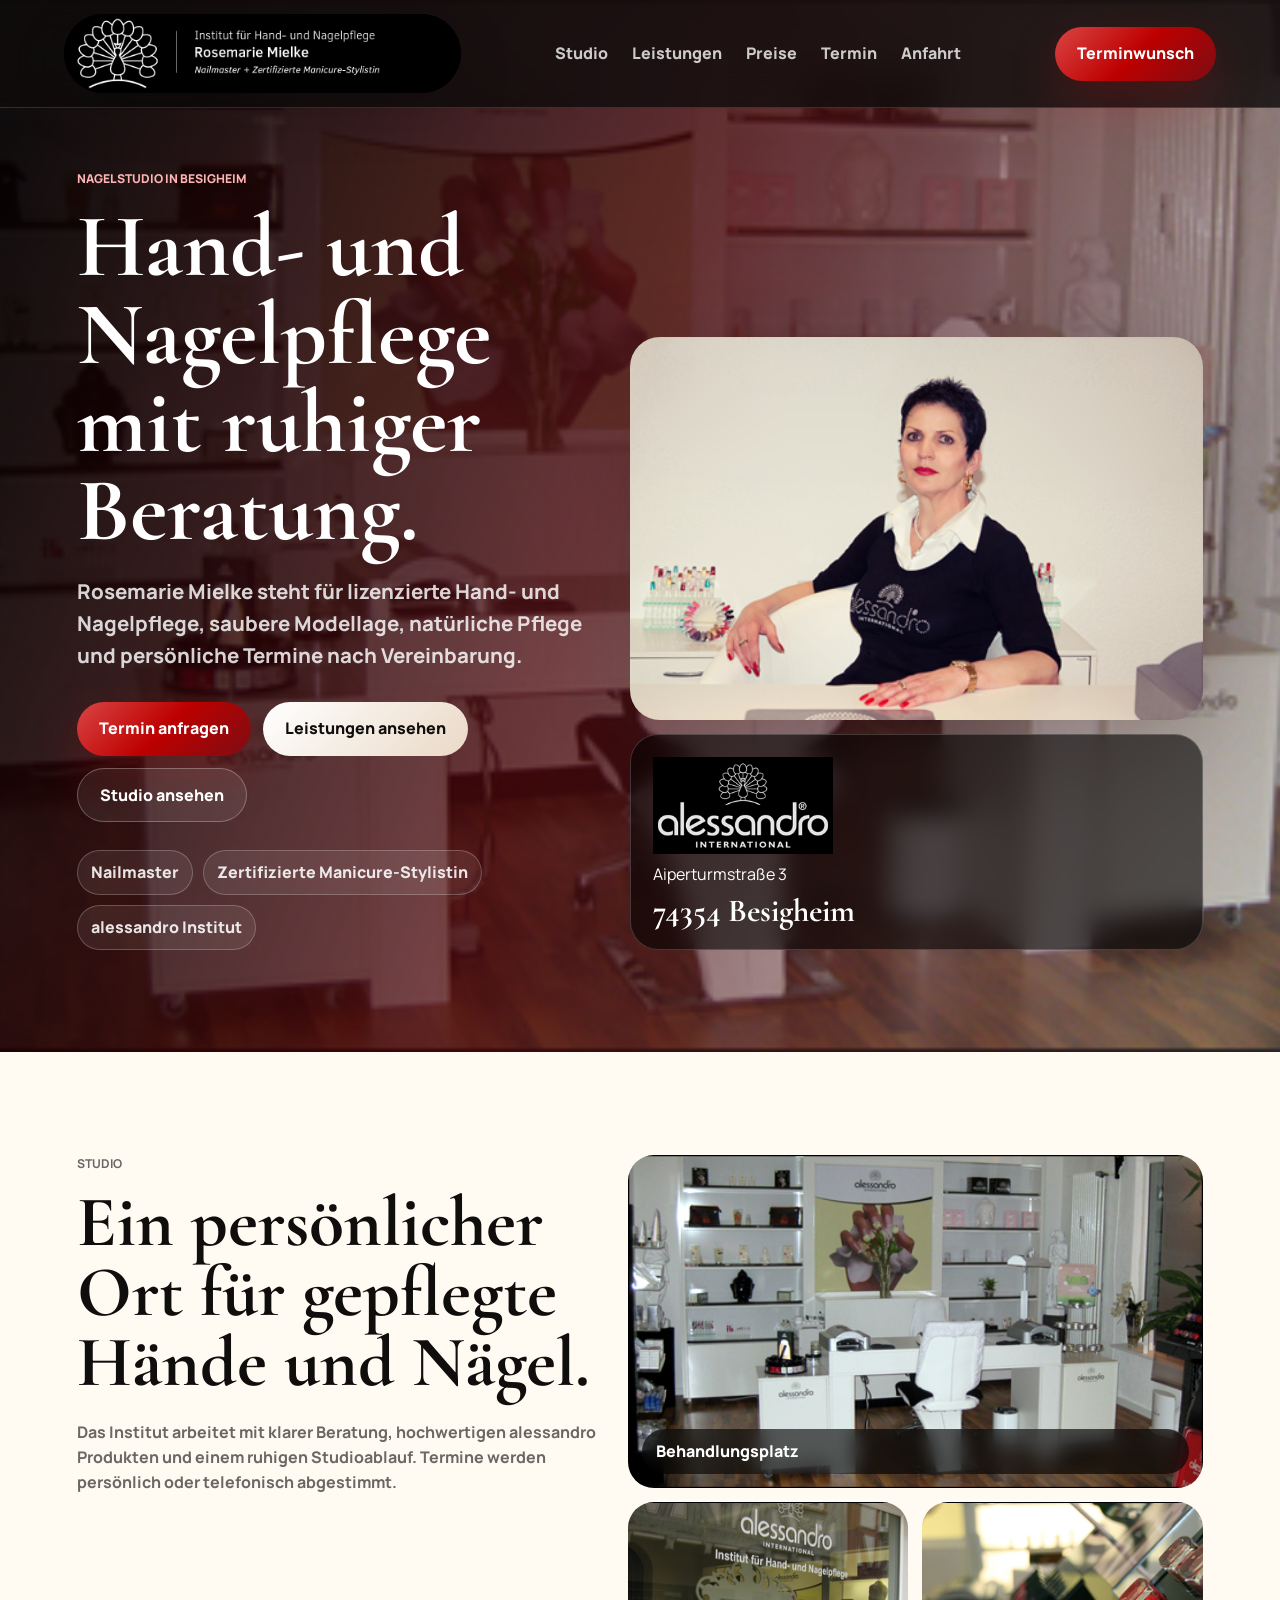
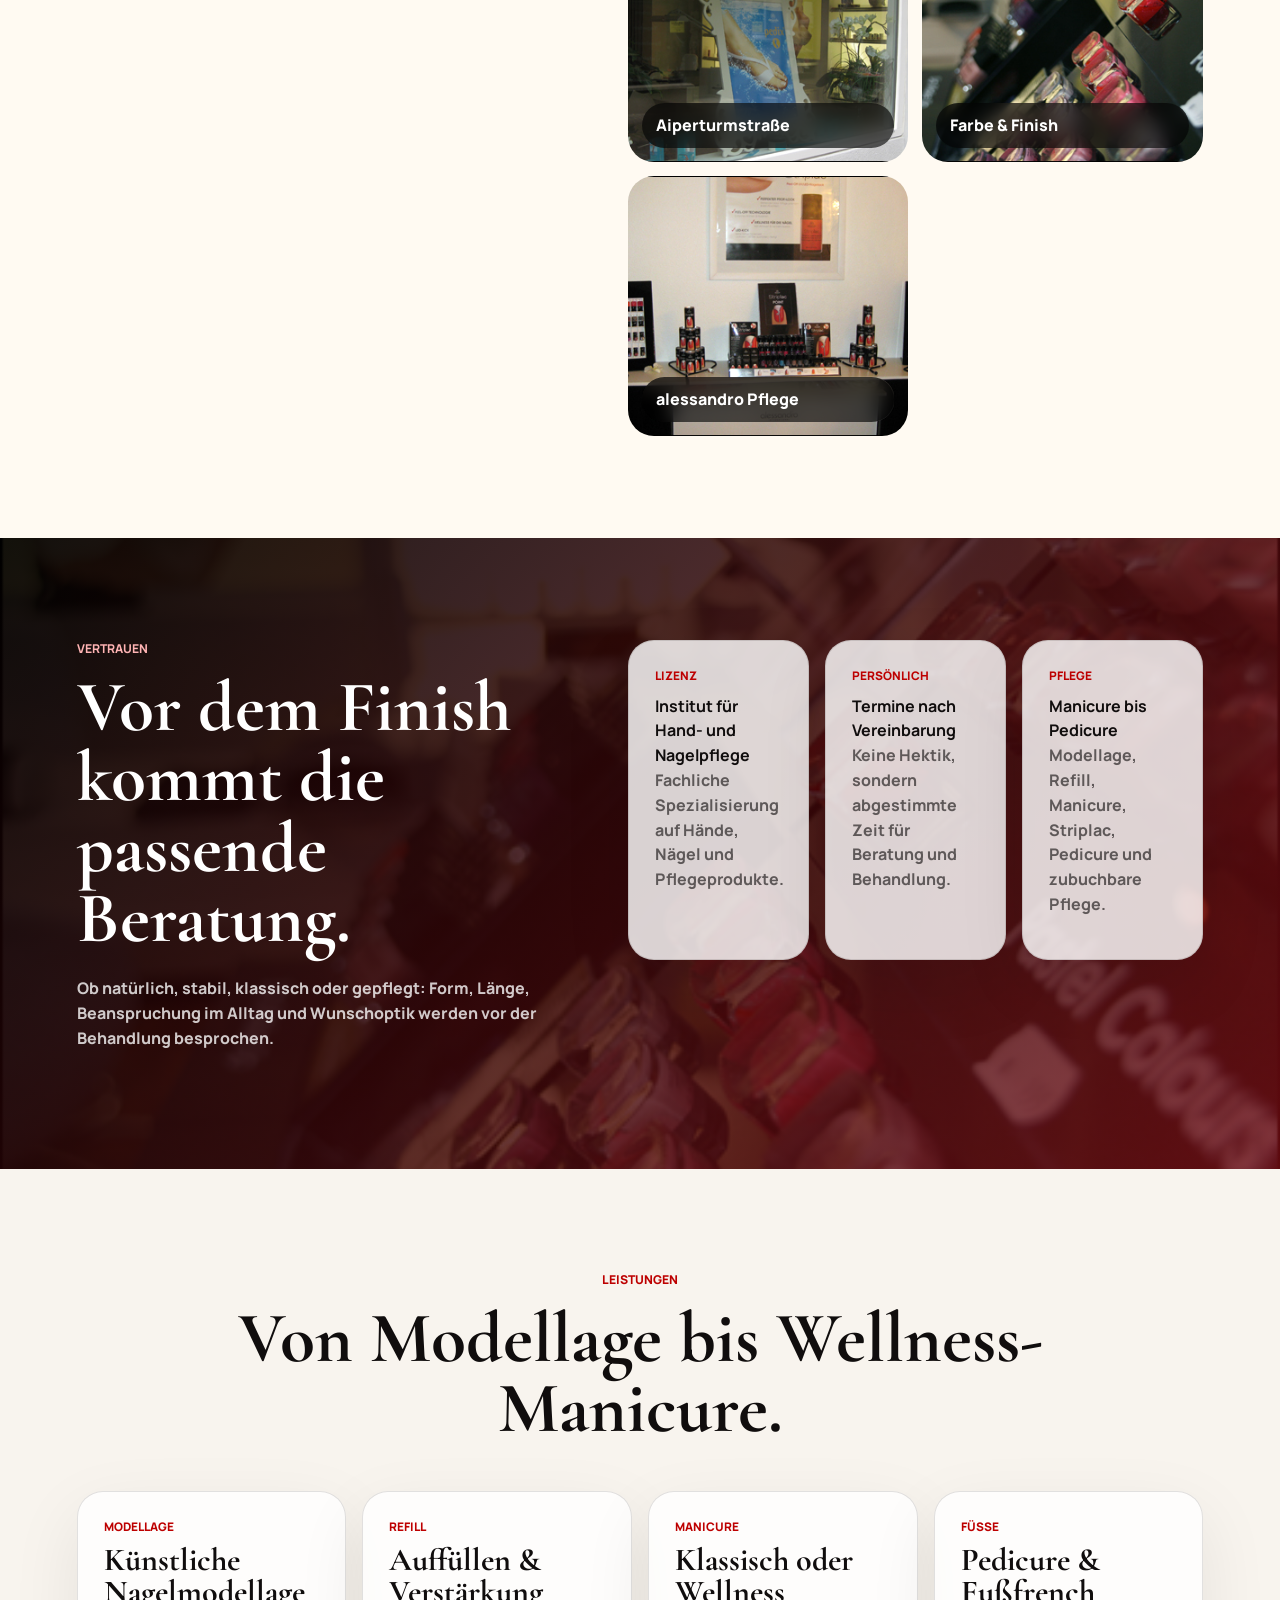
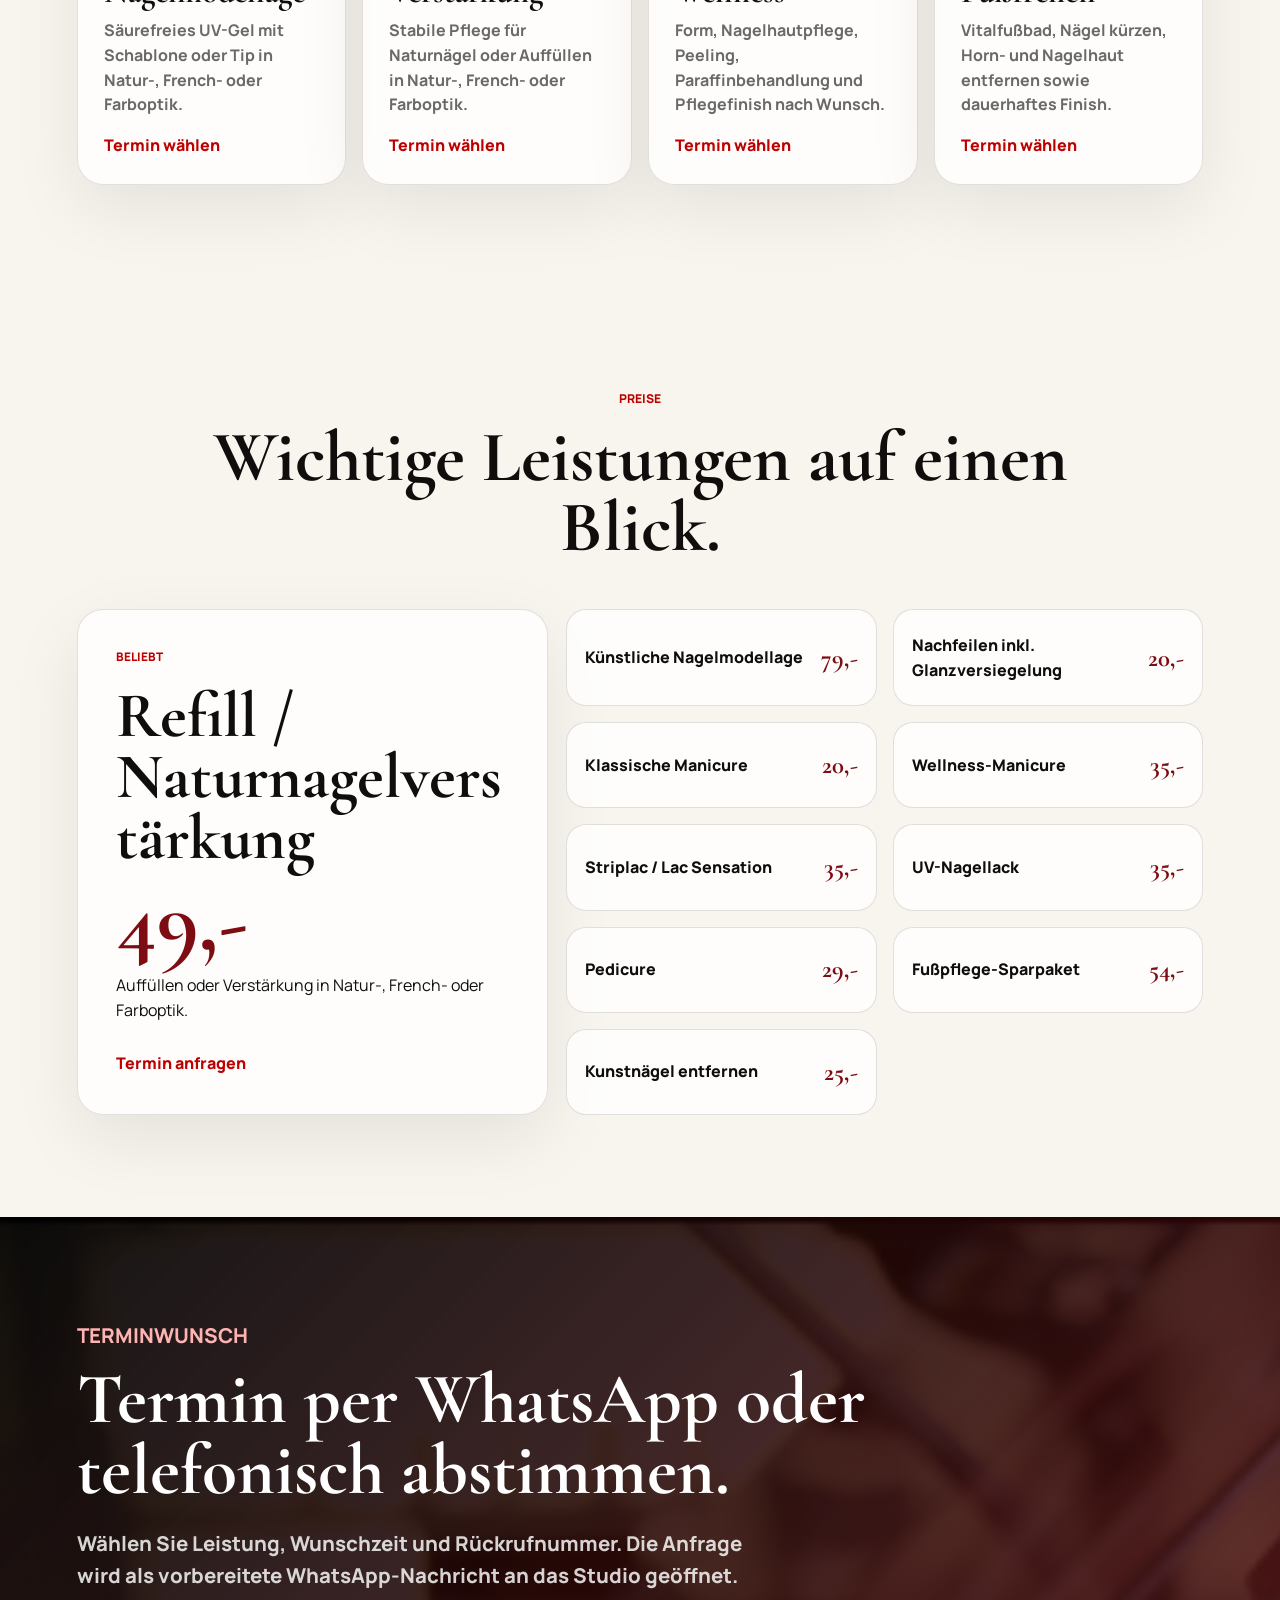
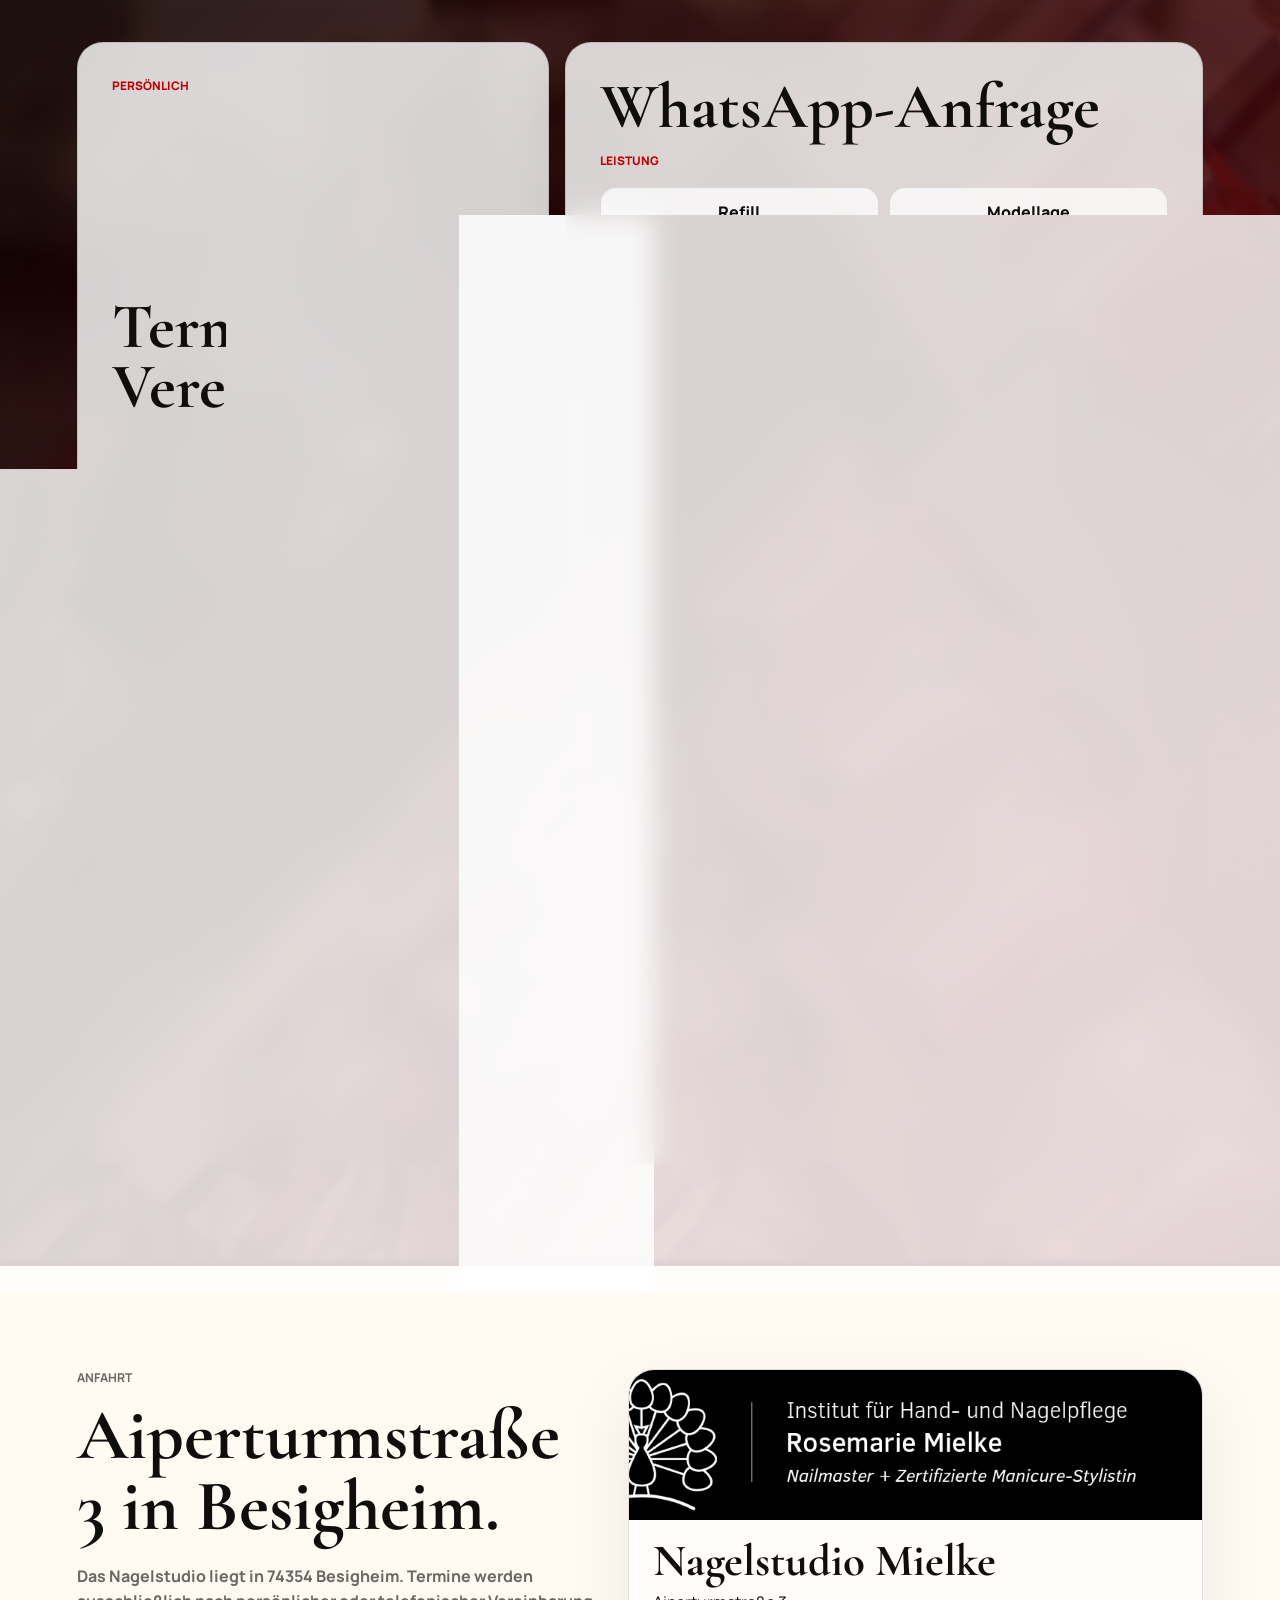
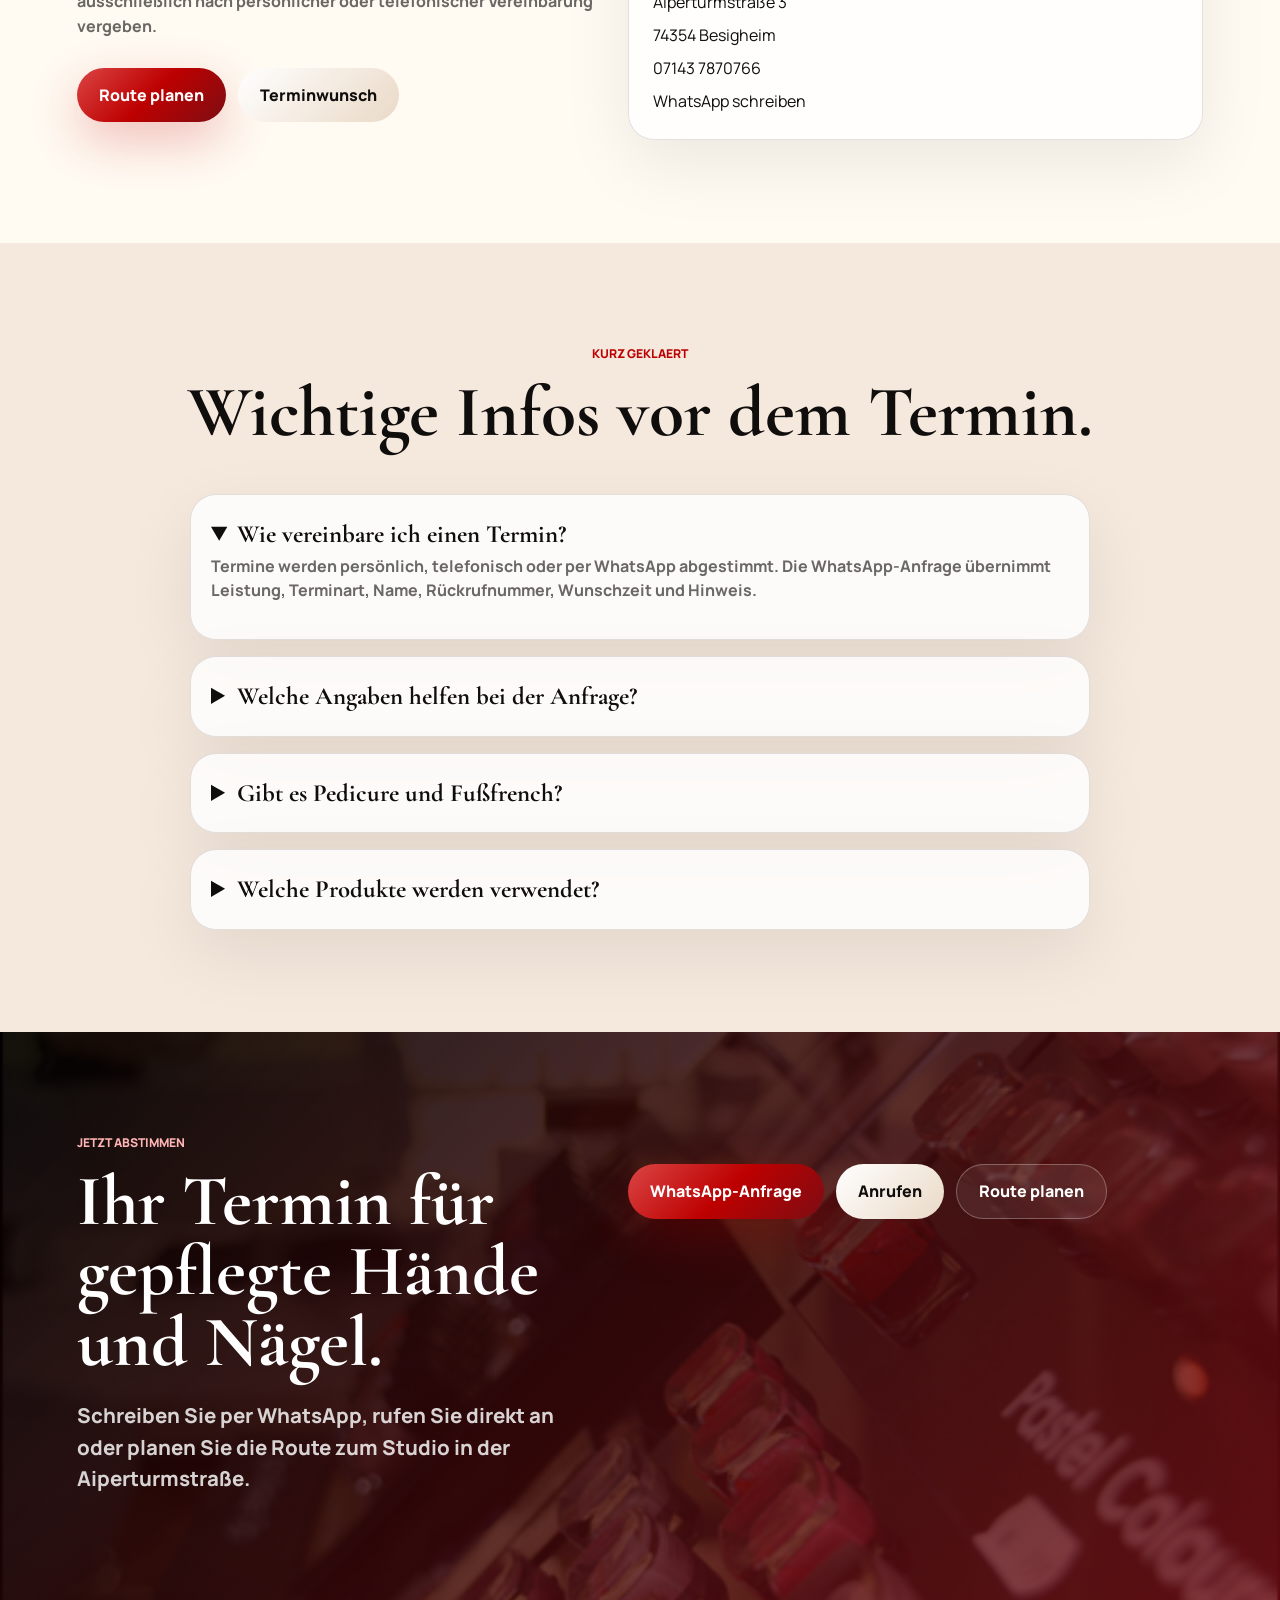
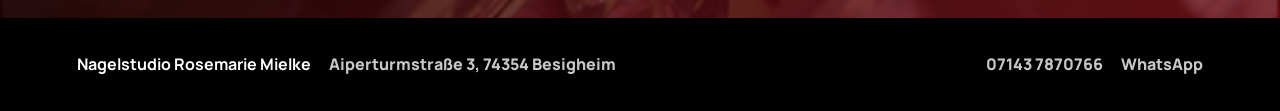
<file: 01-webseiten/nagelstudios/nagelstudio-mielke-besigheim/index.html>
<!doctype html>
<html lang="de">
  <head>
    <meta charset="utf-8" />
    <meta name="viewport" content="width=device-width, initial-scale=1" />
    <meta name="description" content="Nagelstudio Rosemarie Mielke in Besigheim: lizenziertes Institut für Hand- und Nagelpflege, Modellage, Refill, Manicure, Striplac, Pedicure und Terminwunsch." />
    <title>Nagelstudio Mielke Besigheim | Hand- und Nagelpflege</title>
    <link rel="preconnect" href="https://fonts.googleapis.com" />
    <link rel="preconnect" href="https://fonts.gstatic.com" crossorigin />
    <link href="https://fonts.googleapis.com/css2?family=Cormorant+Garamond:wght@600;700&family=Manrope:wght@400;500;700;800;900&display=swap" rel="stylesheet" />
    <link rel="stylesheet" href="styles.css?v=mielke-4" />
  </head>
  <body>
    <header class="site-header">
      <a class="brand" href="#top" aria-label="Nagelstudio Mielke Startseite">
        <img src="assets/header1.png" alt="Institut für Hand- und Nagelpflege Rosemarie Mielke" />
      </a>
      <button class="menu-toggle" type="button" aria-expanded="false" aria-controls="mobile-menu" aria-label="Menü öffnen" style="position: absolute; right: 24px; top: 50%; z-index: 44; display: inline-flex; align-items: center; justify-content: center; width: 46px; min-height: 46px; border-radius: 999px; border: 1px solid rgba(255,255,255,.28); background: #bd0000; color: #fff; font-size: 23px; font-weight: 900; transform: translateY(-50%);">☰</button>
      <nav aria-label="Navigation">
        <a href="#studio">Studio</a>
        <a href="#leistungen">Leistungen</a>
        <a href="#preise">Preise</a>
        <a href="#termin">Termin</a>
        <a href="#anfahrt">Anfahrt</a>
      </nav>
      <button class="header-cta" type="button" data-open-request data-preset-service="Refill / Naturnagelverstärkung">Terminwunsch</button>
      <div class="mobile-menu" id="mobile-menu">
        <a href="#studio">Studio</a>
        <a href="#leistungen">Leistungen</a>
        <a href="#preise">Preise</a>
        <a href="#termin">Termin</a>
        <a href="#anfahrt">Anfahrt</a>
      </div>
    </header>

    <main id="top">
      <section class="hero">
        <div class="hero-copy">
          <p class="eyebrow">Nagelstudio in Besigheim</p>
          <h1>Hand- und Nagelpflege mit ruhiger Beratung.</h1>
          <p>Rosemarie Mielke steht für lizenzierte Hand- und Nagelpflege, saubere Modellage, natürliche Pflege und persönliche Termine nach Vereinbarung.</p>
          <div class="hero-actions">
            <button class="btn btn-primary" type="button" data-open-request data-preset-service="Refill / Naturnagelverstärkung">Termin anfragen</button>
            <a class="btn btn-soft" href="#leistungen">Leistungen ansehen</a>
            <a class="btn btn-ghost" href="#studio">Studio ansehen</a>
          </div>
          <div class="hero-proof">
            <span>Nailmaster</span>
            <span>Zertifizierte Manicure-Stylistin</span>
            <span>alessandro Institut</span>
          </div>
        </div>
        <div class="hero-visual">
          <img class="portrait" src="assets/rmielke.png" alt="Rosemarie Mielke im Nagelstudio" />
          <div class="studio-note">
            <img src="assets/alessandro-logo.png" alt="alessandro International" />
            <span>Aiperturmstraße 3</span>
            <strong>74354 Besigheim</strong>
          </div>
        </div>
      </section>

      <section class="studio" id="studio">
        <div>
          <p class="eyebrow">Studio</p>
          <h2>Ein persönlicher Ort für gepflegte Hände und Nägel.</h2>
          <p>Das Institut arbeitet mit klarer Beratung, hochwertigen alessandro Produkten und einem ruhigen Studioablauf. Termine werden persönlich oder telefonisch abgestimmt.</p>
        </div>
        <div class="studio-grid">
          <figure class="wide"><img src="assets/studio1.jpg" alt="Behandlungsplatz im Nagelstudio Mielke" /><figcaption>Behandlungsplatz</figcaption></figure>
          <figure><img src="assets/studio2.jpg" alt="Schaufenster Nagelstudio Mielke in Besigheim" /><figcaption>Aiperturmstraße</figcaption></figure>
          <figure><img src="assets/studio3.jpg" alt="Farbdisplay im Nagelstudio" /><figcaption>Farbe & Finish</figcaption></figure>
          <figure><img src="assets/studio4.jpg" alt="alessandro Produkte im Studio" /><figcaption>alessandro Pflege</figcaption></figure>
        </div>
      </section>

      <section class="trust">
        <div class="trust-copy">
          <p class="eyebrow">Vertrauen</p>
          <h2>Vor dem Finish kommt die passende Beratung.</h2>
          <p>Ob natürlich, stabil, klassisch oder gepflegt: Form, Länge, Beanspruchung im Alltag und Wunschoptik werden vor der Behandlung besprochen.</p>
        </div>
        <div class="trust-list">
          <article><span>Lizenz</span><strong>Institut für Hand- und Nagelpflege</strong><p>Fachliche Spezialisierung auf Hände, Nägel und Pflegeprodukte.</p></article>
          <article><span>Persönlich</span><strong>Termine nach Vereinbarung</strong><p>Keine Hektik, sondern abgestimmte Zeit für Beratung und Behandlung.</p></article>
          <article><span>Pflege</span><strong>Manicure bis Pedicure</strong><p>Modellage, Refill, Manicure, Striplac, Pedicure und zubuchbare Pflege.</p></article>
        </div>
      </section>

      <section class="services" id="leistungen">
        <div class="section-heading">
          <p class="eyebrow">Leistungen</p>
          <h2>Von Modellage bis Wellness-Manicure.</h2>
        </div>
        <div class="service-grid">
          <article><span>Modellage</span><h3>Künstliche Nagelmodellage</h3><p>Säurefreies UV-Gel mit Schablone oder Tip in Natur-, French- oder Farboptik.</p><button type="button" data-open-request data-preset-service="Künstliche Nagelmodellage">Termin wählen</button></article>
          <article><span>Refill</span><h3>Auffüllen & Verstärkung</h3><p>Stabile Pflege für Naturnägel oder Auffüllen in Natur-, French- oder Farboptik.</p><button type="button" data-open-request data-preset-service="Refill / Naturnagelverstärkung">Termin wählen</button></article>
          <article><span>Manicure</span><h3>Klassisch oder Wellness</h3><p>Form, Nagelhautpflege, Peeling, Paraffinbehandlung und Pflegefinish nach Wunsch.</p><button type="button" data-open-request data-preset-service="Wellness-Manicure">Termin wählen</button></article>
          <article><span>Füße</span><h3>Pedicure & Fußfrench</h3><p>Vitalfußbad, Nägel kürzen, Horn- und Nagelhaut entfernen sowie dauerhaftes Finish.</p><button type="button" data-open-request data-preset-service="Pedicure / Fußfrench">Termin wählen</button></article>
        </div>
      </section>

      <section class="prices" id="preise">
        <div class="section-heading">
          <p class="eyebrow">Preise</p>
          <h2>Wichtige Leistungen auf einen Blick.</h2>
        </div>
        <div class="price-layout">
          <article class="price-feature">
            <span>Beliebt</span>
            <strong>Refill / Naturnagelverstärkung</strong>
            <em>49,-</em>
            <p>Auffüllen oder Verstärkung in Natur-, French- oder Farboptik.</p>
            <button type="button" data-open-request data-preset-service="Refill / Naturnagelverstärkung">Termin anfragen</button>
          </article>
          <div class="price-list">
            <div><span>Künstliche Nagelmodellage</span><strong>79,-</strong></div>
            <div><span>Nachfeilen inkl. Glanzversiegelung</span><strong>20,-</strong></div>
            <div><span>Klassische Manicure</span><strong>20,-</strong></div>
            <div><span>Wellness-Manicure</span><strong>35,-</strong></div>
            <div><span>Striplac / Lac Sensation</span><strong>35,-</strong></div>
            <div><span>UV-Nagellack</span><strong>35,-</strong></div>
            <div><span>Pedicure</span><strong>29,-</strong></div>
            <div><span>Fußpflege-Sparpaket</span><strong>54,-</strong></div>
            <div><span>Kunstnägel entfernen</span><strong>25,-</strong></div>
          </div>
        </div>
      </section>

      <section class="booking" id="termin">
        <div class="booking-intro">
          <p class="eyebrow">Terminwunsch</p>
          <h2>Termin per WhatsApp oder telefonisch abstimmen.</h2>
          <p>Wählen Sie Leistung, Wunschzeit und Rückrufnummer. Die Anfrage wird als vorbereitete WhatsApp-Nachricht an das Studio geöffnet.</p>
        </div>
        <div class="booking-columns">
          <article class="booking-card">
            <span>Persönlich</span>
            <strong>Termine nach Vereinbarung</strong>
            <p>Das Studio arbeitet mit abgestimmten Terminen statt Laufkundschaft. So bleibt genug Zeit für Beratung, Pflege und ein sauberes Ergebnis.</p>
            <a href="tel:+4971437870766">Telefonisch abstimmen</a>
          </article>
          <div class="request-card">
            <strong>WhatsApp-Anfrage</strong>
            <div class="request-group">
              <span>Leistung</span>
              <div class="option-grid">
                <button type="button" data-service="Refill / Naturnagelverstärkung">Refill</button>
                <button type="button" data-service="Künstliche Nagelmodellage">Modellage</button>
                <button type="button" data-service="Klassische Manicure">Manicure</button>
                <button type="button" data-service="Wellness-Manicure">Wellness</button>
                <button type="button" data-service="Striplac / UV-Nagellack">Striplac</button>
                <button type="button" data-service="Pedicure / Fußfrench">Pedicure</button>
              </div>
            </div>
            <div class="request-group">
              <span>Terminart</span>
              <div class="option-grid">
                <button type="button" data-staff="Rosemarie Mielke">Rosemarie Mielke</button>
                <button type="button" data-staff="Persönliche Beratung">Beratung</button>
                <button type="button" data-staff="Nächstmöglich">Nächstmöglich</button>
                <button type="button" data-staff="Telefonische Rücksprache">Rücksprache</button>
              </div>
            </div>
            <label><span>Name</span><input id="customerName" autocomplete="name" placeholder="z.B. Sabine" /></label>
            <label><span>Rückrufnummer</span><input id="customerPhone" autocomplete="tel" inputmode="tel" placeholder="z.B. 0176 ..." /></label>
            <label><span>Wunschzeit</span><input id="preferredTime" placeholder="z.B. Freitagvormittag" /></label>
            <label><span>Hinweis</span><input id="customerNote" placeholder="z.B. French, Reparatur, Naturnagel" /></label>
            <div class="request-summary" id="requestSummary">Wählen Sie eine Leistung.</div>
            <div class="request-actions">
              <button class="btn btn-primary" type="button" id="whatsappRequest">WhatsApp-Anfrage senden</button>
              <a class="btn btn-soft" href="tel:+4971437870766">07143 7870766 anrufen</a>
            </div>
          </div>
        </div>
      </section>

      <section class="location" id="anfahrt">
        <div>
          <p class="eyebrow">Anfahrt</p>
          <h2>Aiperturmstraße 3 in Besigheim.</h2>
          <p>Das Nagelstudio liegt in 74354 Besigheim. Termine werden ausschließlich nach persönlicher oder telefonischer Vereinbarung vergeben.</p>
          <div class="location-actions">
            <a class="btn btn-primary" href="https://www.google.com/maps/dir/?api=1&destination=Aiperturmstra%C3%9Fe%203%2C%2074354%20Besigheim" target="_blank" rel="noreferrer">Route planen</a>
            <button class="btn btn-soft" type="button" data-open-request data-preset-service="Refill / Naturnagelverstärkung">Terminwunsch</button>
          </div>
        </div>
        <div class="location-card">
          <img src="assets/header1.png" alt="Rosemarie Mielke Logo" />
          <strong>Nagelstudio Mielke</strong>
          <span>Aiperturmstraße 3</span>
          <span>74354 Besigheim</span>
          <a href="tel:+4971437870766">07143 7870766</a>
          <a href="https://wa.me/4917621069734?text=Hallo%20Frau%20Mielke%2C%20ich%20m%C3%B6chte%20gerne%20einen%20Termin%20anfragen." target="_blank" rel="noreferrer">WhatsApp schreiben</a>
        </div>
      </section>

      <section class="faq">
        <div class="section-heading">
          <p class="eyebrow">Kurz geklaert</p>
          <h2>Wichtige Infos vor dem Termin.</h2>
        </div>
        <div class="faq-list">
          <details open><summary>Wie vereinbare ich einen Termin?</summary><p>Termine werden persönlich, telefonisch oder per WhatsApp abgestimmt. Die WhatsApp-Anfrage übernimmt Leistung, Terminart, Name, Rückrufnummer, Wunschzeit und Hinweis.</p></details>
          <details><summary>Welche Angaben helfen bei der Anfrage?</summary><p>Hilfreich sind Wunschleistung, Naturnagel oder Modellage, French oder Farbe, Reparaturwunsch und mögliche Zeitfenster.</p></details>
          <details><summary>Gibt es Pedicure und Fußfrench?</summary><p>Ja, Pedicure, dauerhaftes Fußfrench und ein Fußpflege-Sparpaket sind in der Leistungsübersicht enthalten.</p></details>
          <details><summary>Welche Produkte werden verwendet?</summary><p>Das Studio ist als alessandro Institut positioniert und arbeitet mit Hand- und Nagelpflegeprodukten dieser Richtung.</p></details>
        </div>
      </section>

      <section class="final-cta">
        <div>
          <p class="eyebrow">Jetzt abstimmen</p>
          <h2>Ihr Termin für gepflegte Hände und Nägel.</h2>
          <p>Schreiben Sie per WhatsApp, rufen Sie direkt an oder planen Sie die Route zum Studio in der Aiperturmstraße.</p>
        </div>
        <div class="final-actions">
          <button class="btn btn-primary" type="button" data-open-request data-preset-service="Refill / Naturnagelverstärkung">WhatsApp-Anfrage</button>
          <a class="btn btn-soft" href="tel:+4971437870766">Anrufen</a>
          <a class="btn btn-ghost" href="https://www.google.com/maps/dir/?api=1&destination=Aiperturmstra%C3%9Fe%203%2C%2074354%20Besigheim" target="_blank" rel="noreferrer">Route planen</a>
        </div>
      </section>
    </main>

    <footer class="site-footer">
      <div>
        <strong>Nagelstudio Rosemarie Mielke</strong>
        <span>Aiperturmstraße 3, 74354 Besigheim</span>
      </div>
      <div>
        <a href="tel:+4971437870766">07143 7870766</a>
        <a href="https://wa.me/4917621069734?text=Hallo%20Frau%20Mielke%2C%20ich%20m%C3%B6chte%20gerne%20einen%20Termin%20anfragen." target="_blank" rel="noreferrer">WhatsApp</a>
      </div>
    </footer>

    <div class="mobile-action-bar">
      <button type="button" data-open-request data-preset-service="Refill / Naturnagelverstärkung">Termin</button>
      <a href="https://wa.me/4917621069734?text=Hallo%20Frau%20Mielke%2C%20ich%20m%C3%B6chte%20gerne%20einen%20Termin%20anfragen." target="_blank" rel="noreferrer">WhatsApp</a>
      <a href="tel:+4971437870766">Anrufen</a>
    </div>

    <button class="floating-request" type="button" data-open-request data-preset-service="Refill / Naturnagelverstärkung">Termin</button>

    <script type="application/ld+json">
      {
        "@context": "https://schema.org",
        "@type": "NailSalon",
        "name": "Nagelstudio Rosemarie Mielke",
        "telephone": "+4971437870766",
        "contactPoint": {
          "@type": "ContactPoint",
          "telephone": "+4917621069734",
          "contactType": "WhatsApp Terminwunsch"
        },
        "address": {
          "@type": "PostalAddress",
          "streetAddress": "Aiperturmstraße 3",
          "postalCode": "74354",
          "addressLocality": "Besigheim",
          "addressCountry": "DE"
        },
        "brand": "alessandro International"
      }
    </script>
    <script src="script.js?v=mielke-4"></script>
  </body>
</html>
</file>
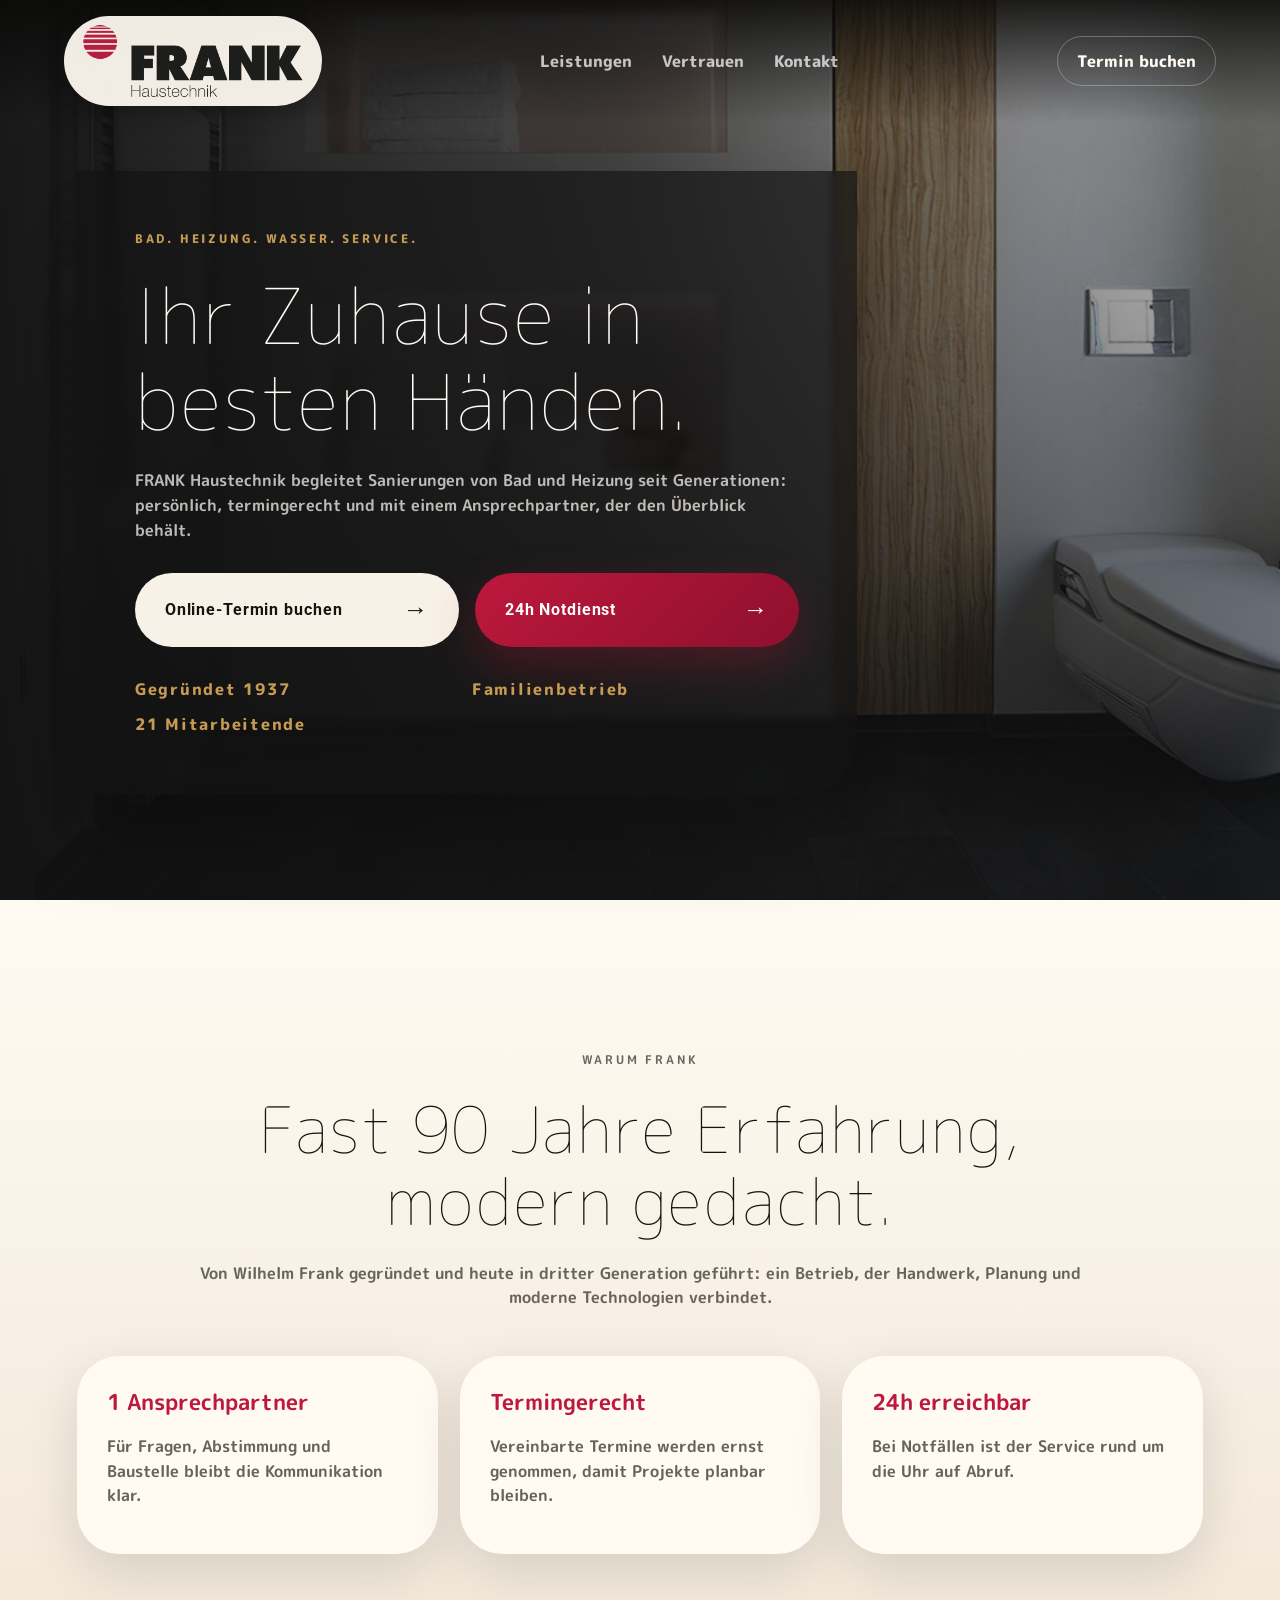
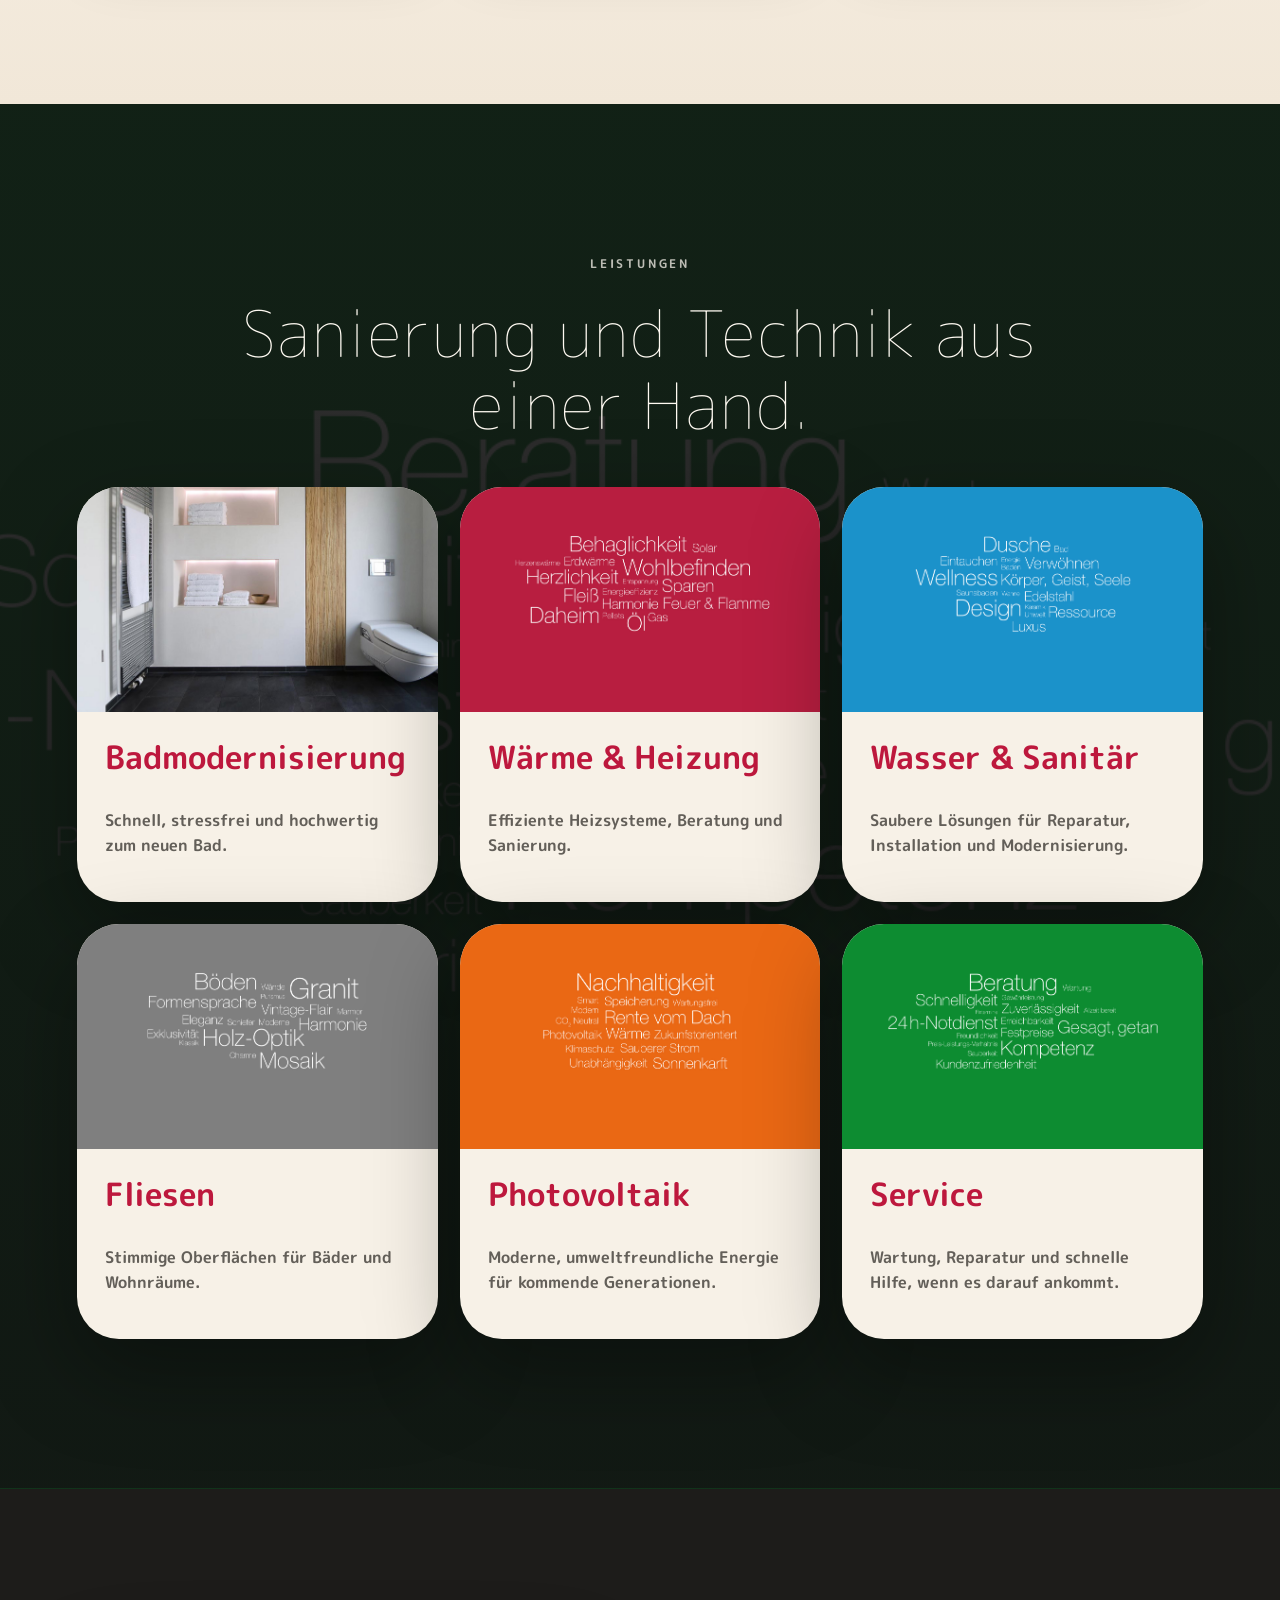
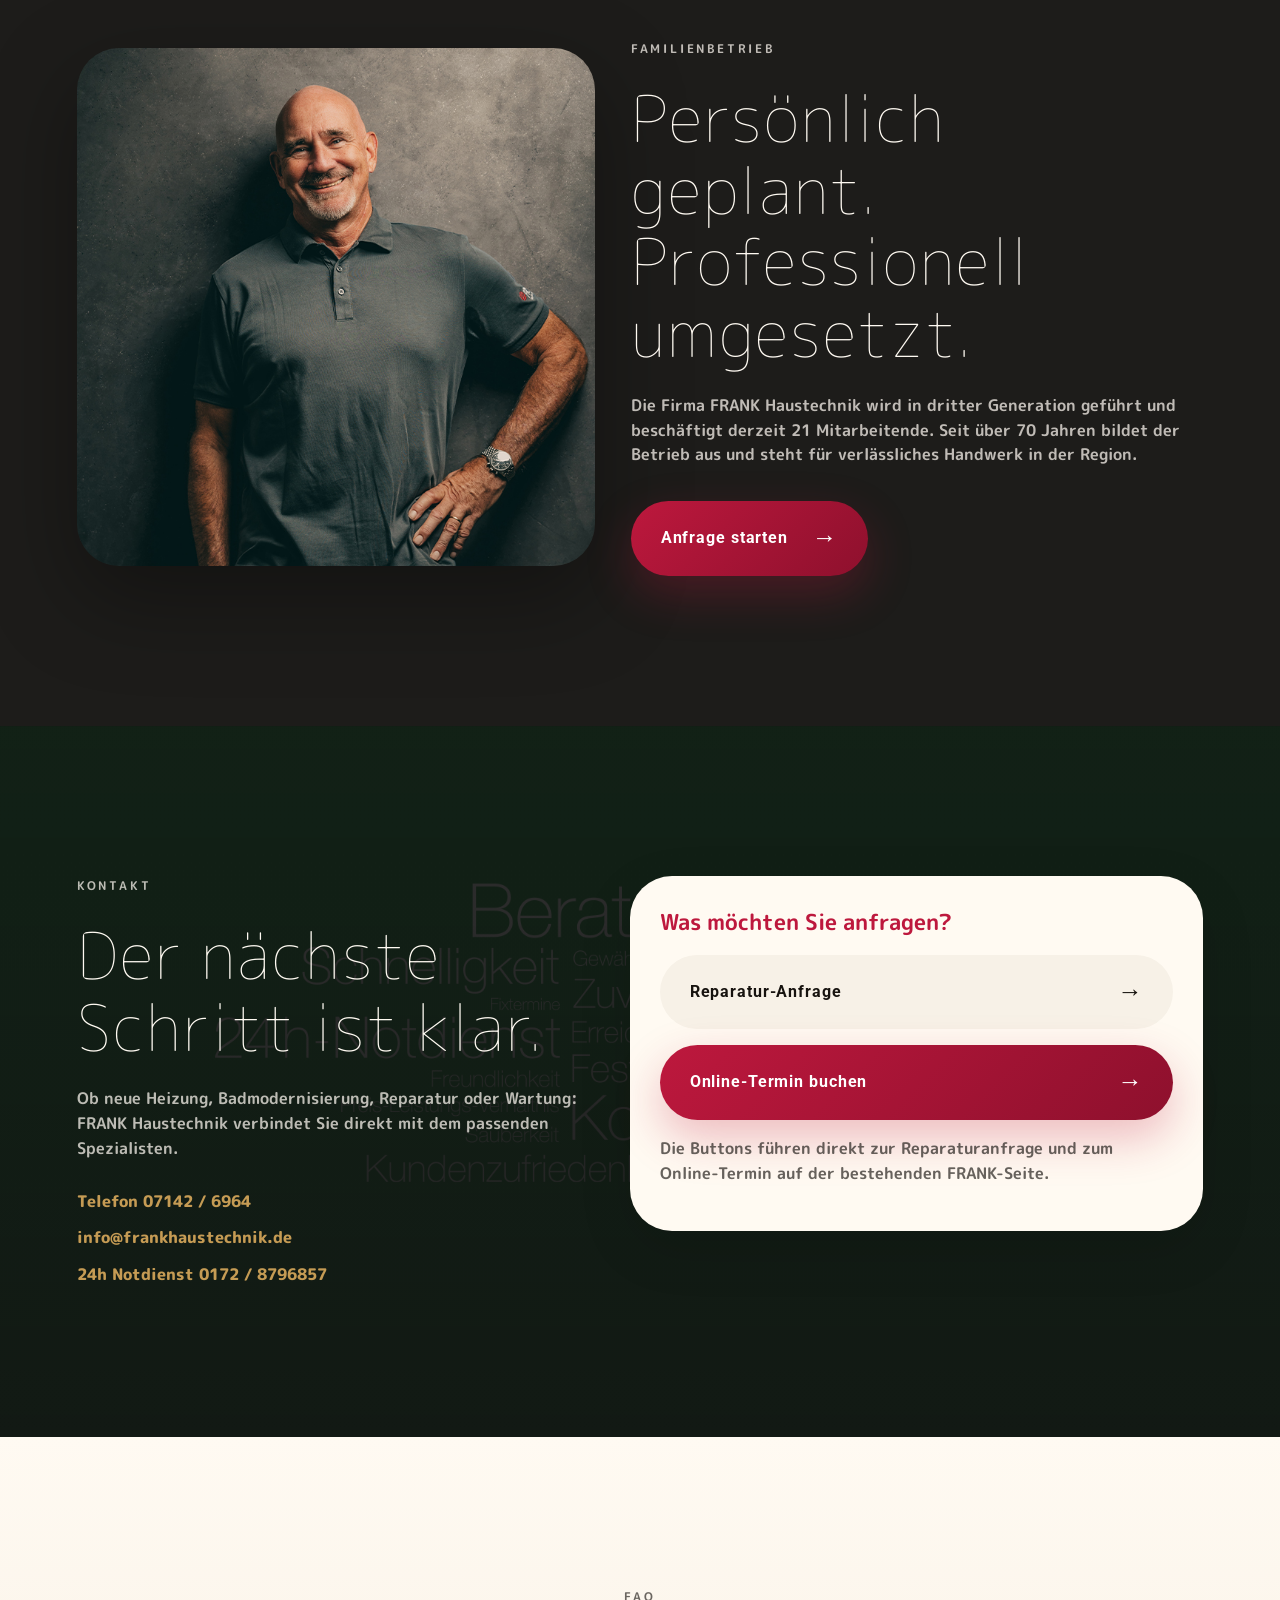
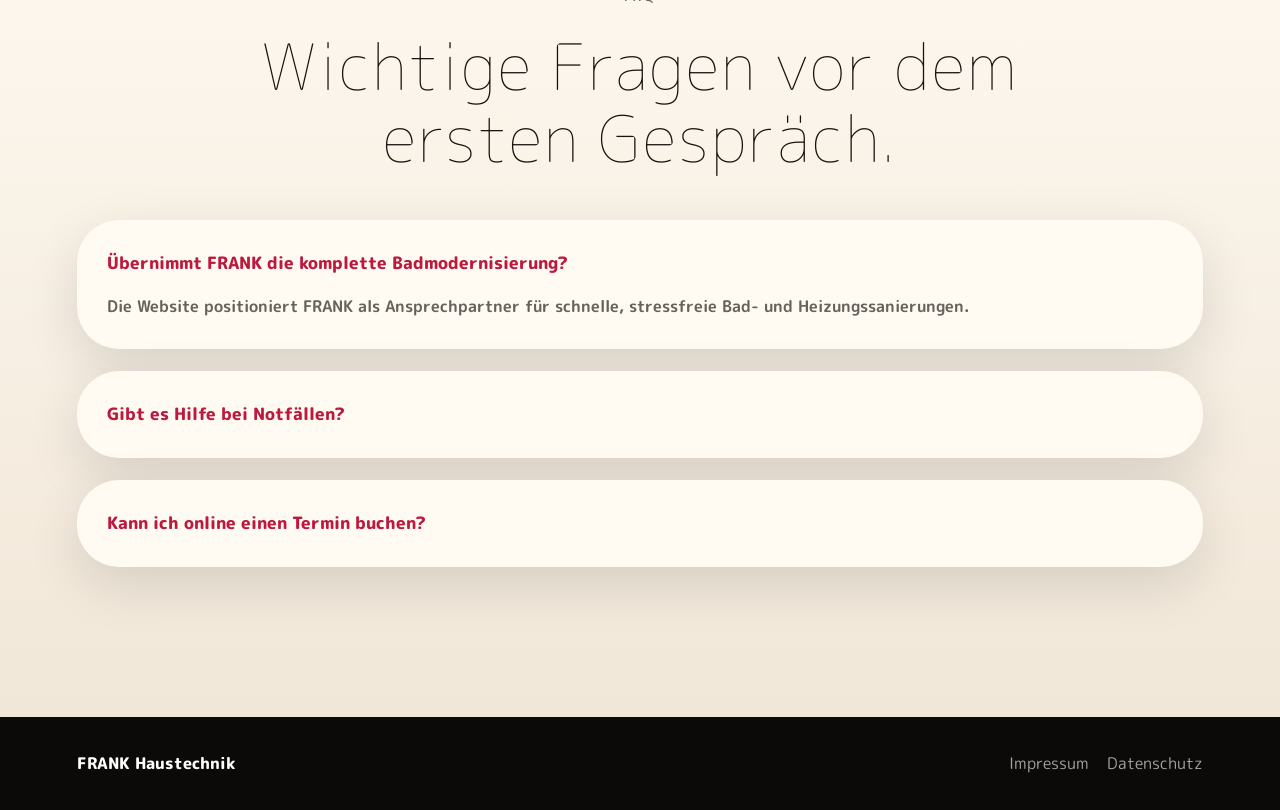
<file: 01-webseiten/shk/frank-haustechnik/index.html>
<!doctype html>
<html lang="de">
  <head>
    <meta charset="utf-8" />
    <meta name="viewport" content="width=device-width, initial-scale=1" />
    <meta
      name="description"
      content="Moderne Website für FRANK Haustechnik: Badmodernisierung, Heizung, Wasser, Fliesen, Service und 24h-Notdienst."
    />
    <title>FRANK Haustechnik | Premium Website</title>
    <link rel="preconnect" href="https://fonts.googleapis.com" />
    <link rel="preconnect" href="https://fonts.gstatic.com" crossorigin />
    <link
      href="https://fonts.googleapis.com/css2?family=M+PLUS+Rounded+1c:wght@100;300;400;500;700;800&family=Roboto:wght@700&display=swap"
      rel="stylesheet"
    />
    <link rel="stylesheet" href="styles.css" />
  </head>
  <body>
    <header class="site-header">
      <a class="brand" href="#top">
        <img src="assets/logo.png" alt="FRANK Haustechnik Logo" />
      </a>
      <nav>
        <a href="#leistungen">Leistungen</a>
        <a href="#vertrauen">Vertrauen</a>
        <a href="#kontakt">Kontakt</a>
      </nav>
      <a class="header-cta" href="#kontakt">Termin buchen</a>
    </header>

    <main id="top">
      <section class="hero">
        <div class="hero-panel">
          <p class="eyebrow">Bad. Heizung. Wasser. Service.</p>
          <h1>Ihr Zuhause in besten Händen.</h1>
          <p class="hero-copy">
            FRANK Haustechnik begleitet Sanierungen von Bad und Heizung seit
            Generationen: persönlich, termingerecht und mit einem Ansprechpartner,
            der den Überblick behält.
          </p>
          <div class="hero-actions">
            <a class="btn btn-light" href="#kontakt">Online-Termin buchen</a>
            <a class="btn btn-red" href="tel:+491728796857">24h Notdienst</a>
          </div>
          <div class="hero-stats">
            <span>Gegründet 1937</span>
            <span>Familienbetrieb</span>
            <span>21 Mitarbeitende</span>
          </div>
        </div>
      </section>

      <section class="trust" id="vertrauen">
        <div class="section-heading">
          <p class="section-kicker">Warum FRANK</p>
          <h2>Fast 90 Jahre Erfahrung, modern gedacht.</h2>
          <p>
            Von Wilhelm Frank gegründet und heute in dritter Generation geführt:
            ein Betrieb, der Handwerk, Planung und moderne Technologien verbindet.
          </p>
        </div>
        <div class="trust-grid">
          <article>
            <strong>1 Ansprechpartner</strong>
            <p>Für Fragen, Abstimmung und Baustelle bleibt die Kommunikation klar.</p>
          </article>
          <article>
            <strong>Termingerecht</strong>
            <p>Vereinbarte Termine werden ernst genommen, damit Projekte planbar bleiben.</p>
          </article>
          <article>
            <strong>24h erreichbar</strong>
            <p>Bei Notfällen ist der Service rund um die Uhr auf Abruf.</p>
          </article>
        </div>
      </section>

      <section class="services" id="leistungen">
        <div class="section-heading">
          <p class="section-kicker">Leistungen</p>
          <h2>Sanierung und Technik aus einer Hand.</h2>
        </div>
        <div class="service-grid">
          <article>
            <img src="assets/hero-bath.jpg" alt="Modernes Badezimmer" />
            <div>
              <h3>Badmodernisierung</h3>
              <p>Schnell, stressfrei und hochwertig zum neuen Bad.</p>
            </div>
          </article>
          <article>
            <img src="assets/heat.jpg" alt="Heiztechnik" />
            <div>
              <h3>Wärme & Heizung</h3>
              <p>Effiziente Heizsysteme, Beratung und Sanierung.</p>
            </div>
          </article>
          <article>
            <img src="assets/water.jpg" alt="Wasserinstallation" />
            <div>
              <h3>Wasser & Sanitär</h3>
              <p>Saubere Lösungen für Reparatur, Installation und Modernisierung.</p>
            </div>
          </article>
          <article>
            <img src="assets/tiles.jpg" alt="Fliesenarbeiten" />
            <div>
              <h3>Fliesen</h3>
              <p>Stimmige Oberflächen für Bäder und Wohnräume.</p>
            </div>
          </article>
          <article>
            <img src="assets/solar.jpg" alt="Photovoltaik Anlage" />
            <div>
              <h3>Photovoltaik</h3>
              <p>Moderne, umweltfreundliche Energie für kommende Generationen.</p>
            </div>
          </article>
          <article>
            <img src="assets/service.jpg" alt="Service und Reparatur" />
            <div>
              <h3>Service</h3>
              <p>Wartung, Reparatur und schnelle Hilfe, wenn es darauf ankommt.</p>
            </div>
          </article>
        </div>
      </section>

      <section class="feature">
        <img src="assets/markus-frank.jpg" alt="Markus Frank Geschäftsführung" />
        <div>
          <p class="section-kicker">Familienbetrieb</p>
          <h2>Persönlich geplant. Professionell umgesetzt.</h2>
          <p>
            Die Firma FRANK Haustechnik wird in dritter Generation geführt und
            beschäftigt derzeit 21 Mitarbeitende. Seit über 70 Jahren bildet der
            Betrieb aus und steht für verlässliches Handwerk in der Region.
          </p>
          <a class="btn btn-red" href="#kontakt">Anfrage starten</a>
        </div>
      </section>

      <section class="booking" id="kontakt">
        <div>
          <p class="section-kicker">Kontakt</p>
          <h2>Der nächste Schritt ist klar.</h2>
          <p>
            Ob neue Heizung, Badmodernisierung, Reparatur oder Wartung:
            FRANK Haustechnik verbindet Sie direkt mit dem passenden Spezialisten.
          </p>
          <div class="contact-lines">
            <a href="tel:+4971426964">Telefon 07142 / 6964</a>
            <a href="mailto:info@frankhaustechnik.de">info@frankhaustechnik.de</a>
            <a href="tel:+491728796857">24h Notdienst 0172 / 8796857</a>
          </div>
        </div>
        <div class="booking-card">
          <strong>Was möchten Sie anfragen?</strong>
          <a class="btn btn-light" href="https://frankhaustechnik.de/reparatur-anfrage/">Reparatur-Anfrage</a>
          <a class="btn btn-red" href="https://frankhaustechnik.de/online-termin-buchen/">Online-Termin buchen</a>
          <p>Die Buttons führen direkt zur Reparaturanfrage und zum Online-Termin auf der bestehenden FRANK-Seite.</p>
        </div>
      </section>

      <section class="faq">
        <div class="section-heading">
          <p class="section-kicker">FAQ</p>
          <h2>Wichtige Fragen vor dem ersten Gespräch.</h2>
        </div>
        <div class="faq-list">
          <details open>
            <summary>Übernimmt FRANK die komplette Badmodernisierung?</summary>
            <p>Die Website positioniert FRANK als Ansprechpartner für schnelle, stressfreie Bad- und Heizungssanierungen.</p>
          </details>
          <details>
            <summary>Gibt es Hilfe bei Notfällen?</summary>
            <p>Ja. Für Notfälle nennt FRANK einen 24h-Notdienst unter 0172 / 8796857.</p>
          </details>
          <details>
            <summary>Kann ich online einen Termin buchen?</summary>
            <p>Ja. Die bestehende Website bietet einen Online-Termin-Kalender für verfügbare Termine.</p>
          </details>
        </div>
      </section>
    </main>

    <footer>
      <span>FRANK Haustechnik</span>
      <div>
        <a href="https://frankhaustechnik.de/impressum/">Impressum</a>
        <a href="https://frankhaustechnik.de/datenschutz/">Datenschutz</a>
      </div>
    </footer>
  </body>
</html>
</file>
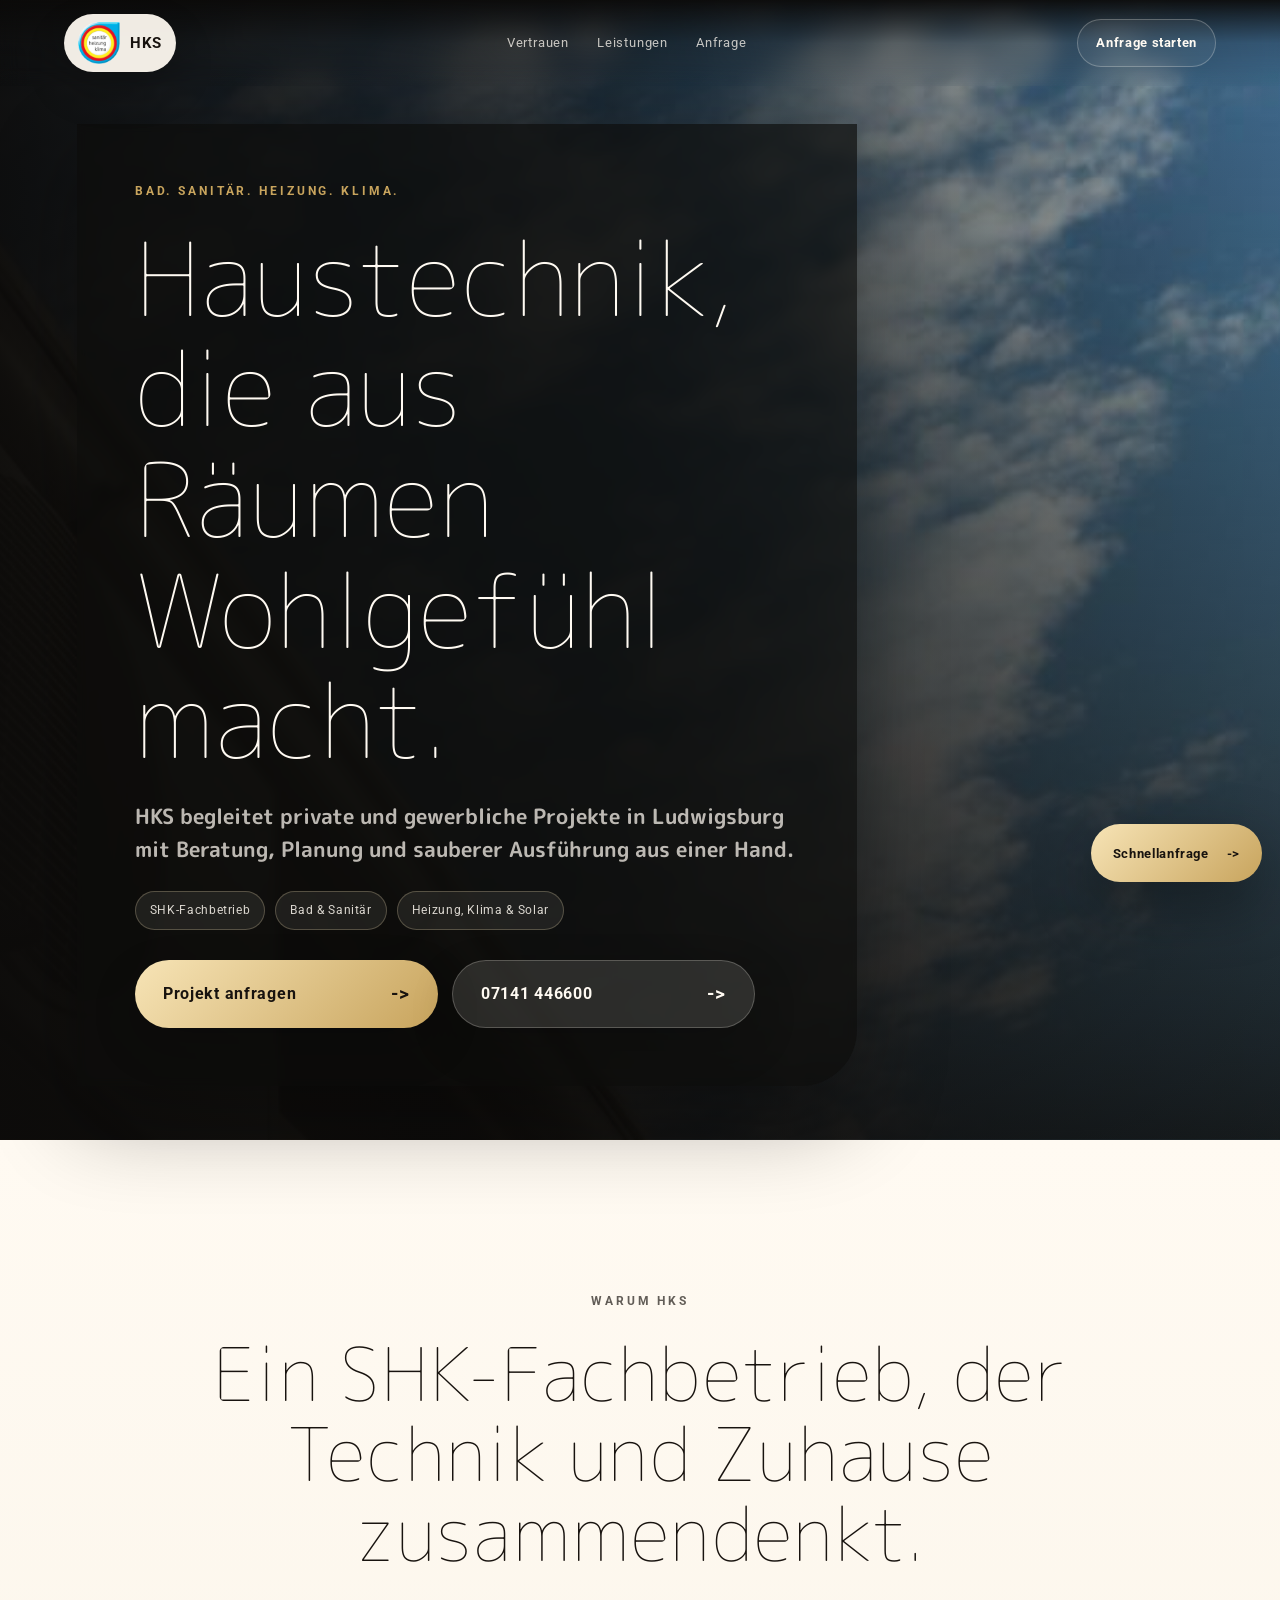
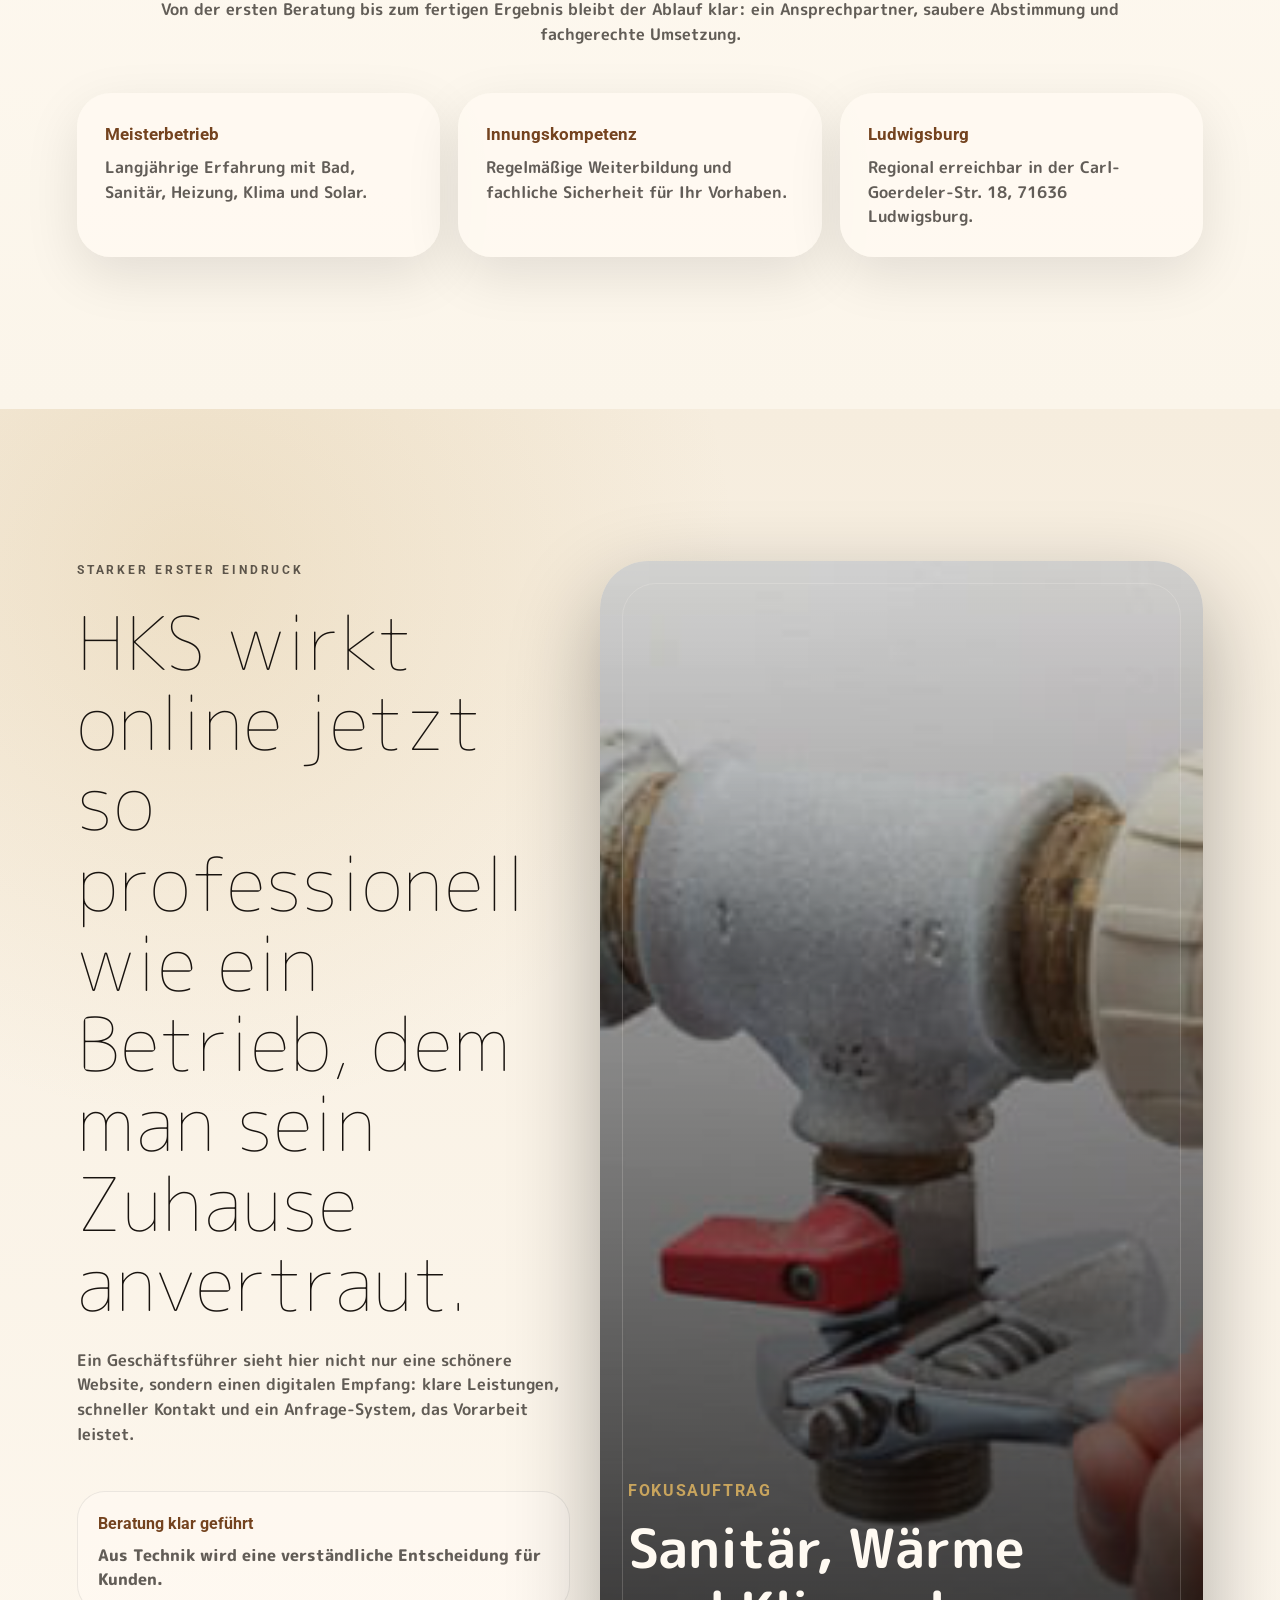
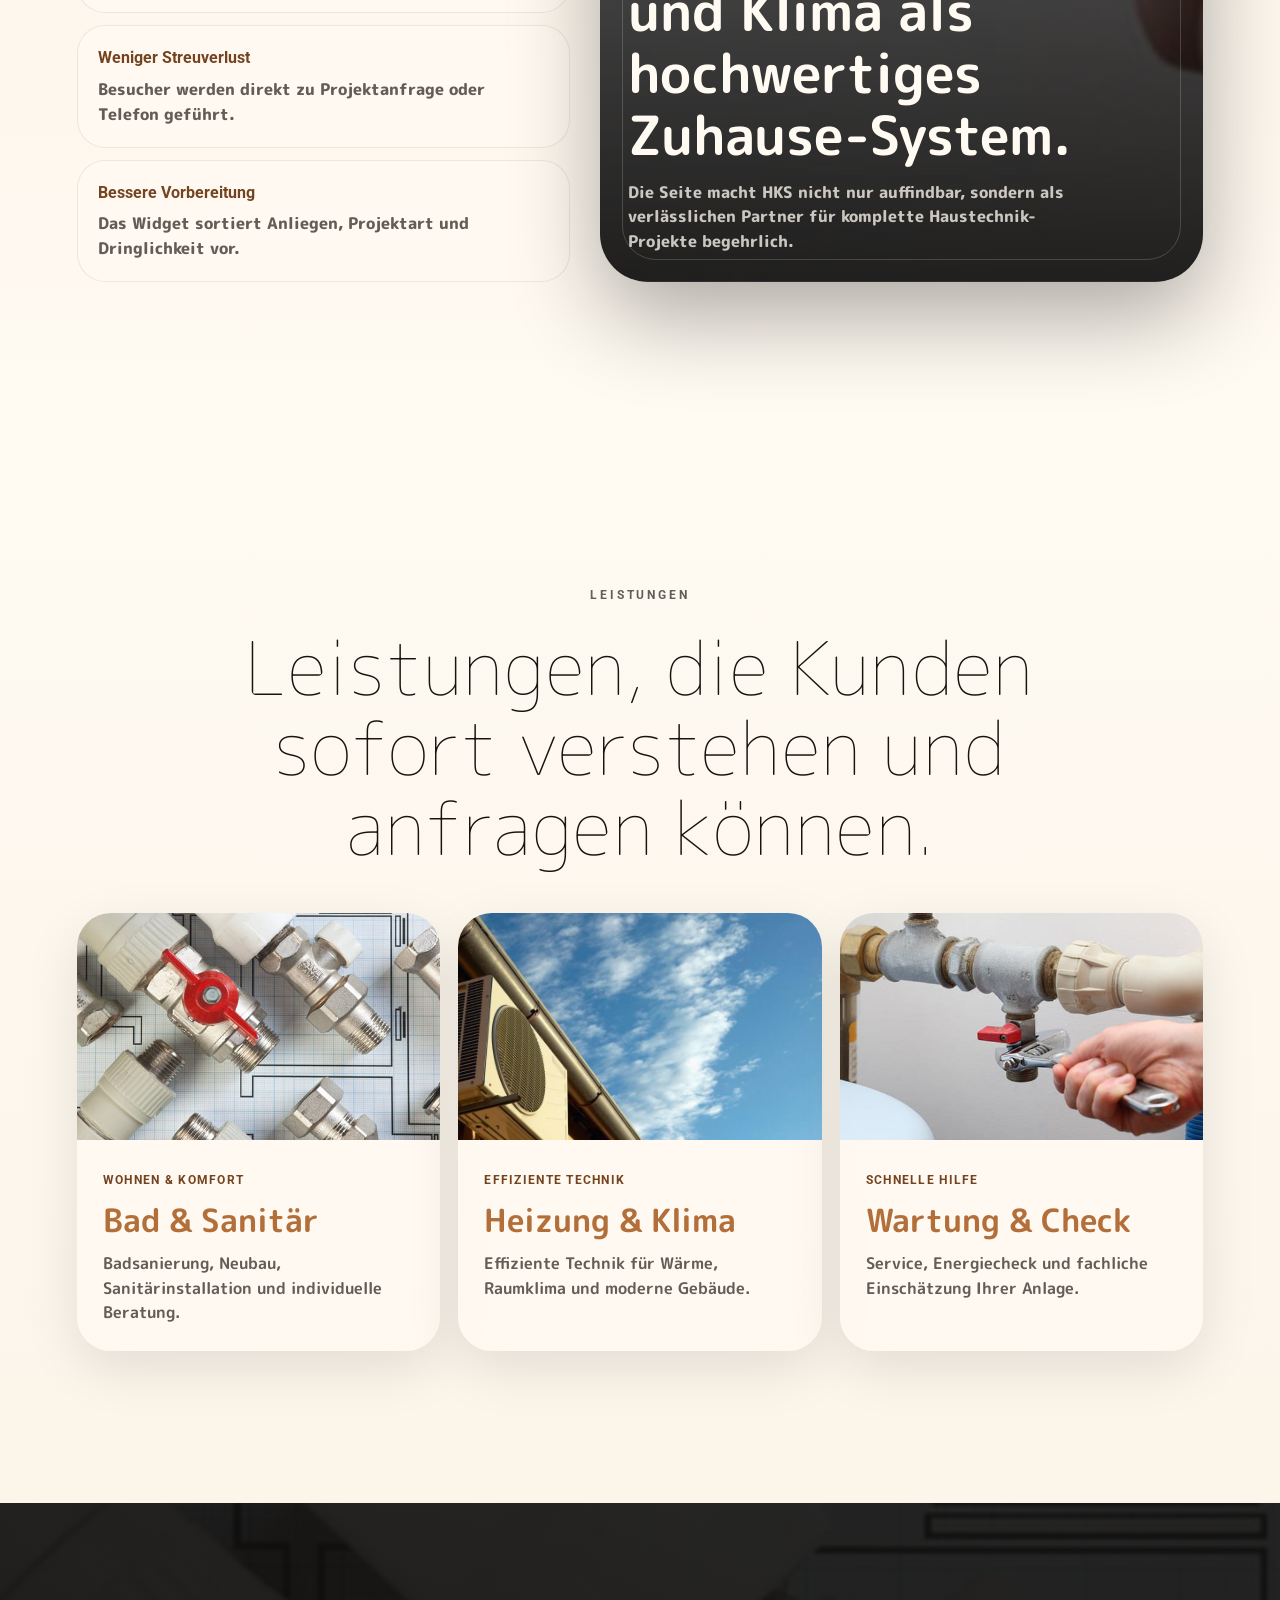
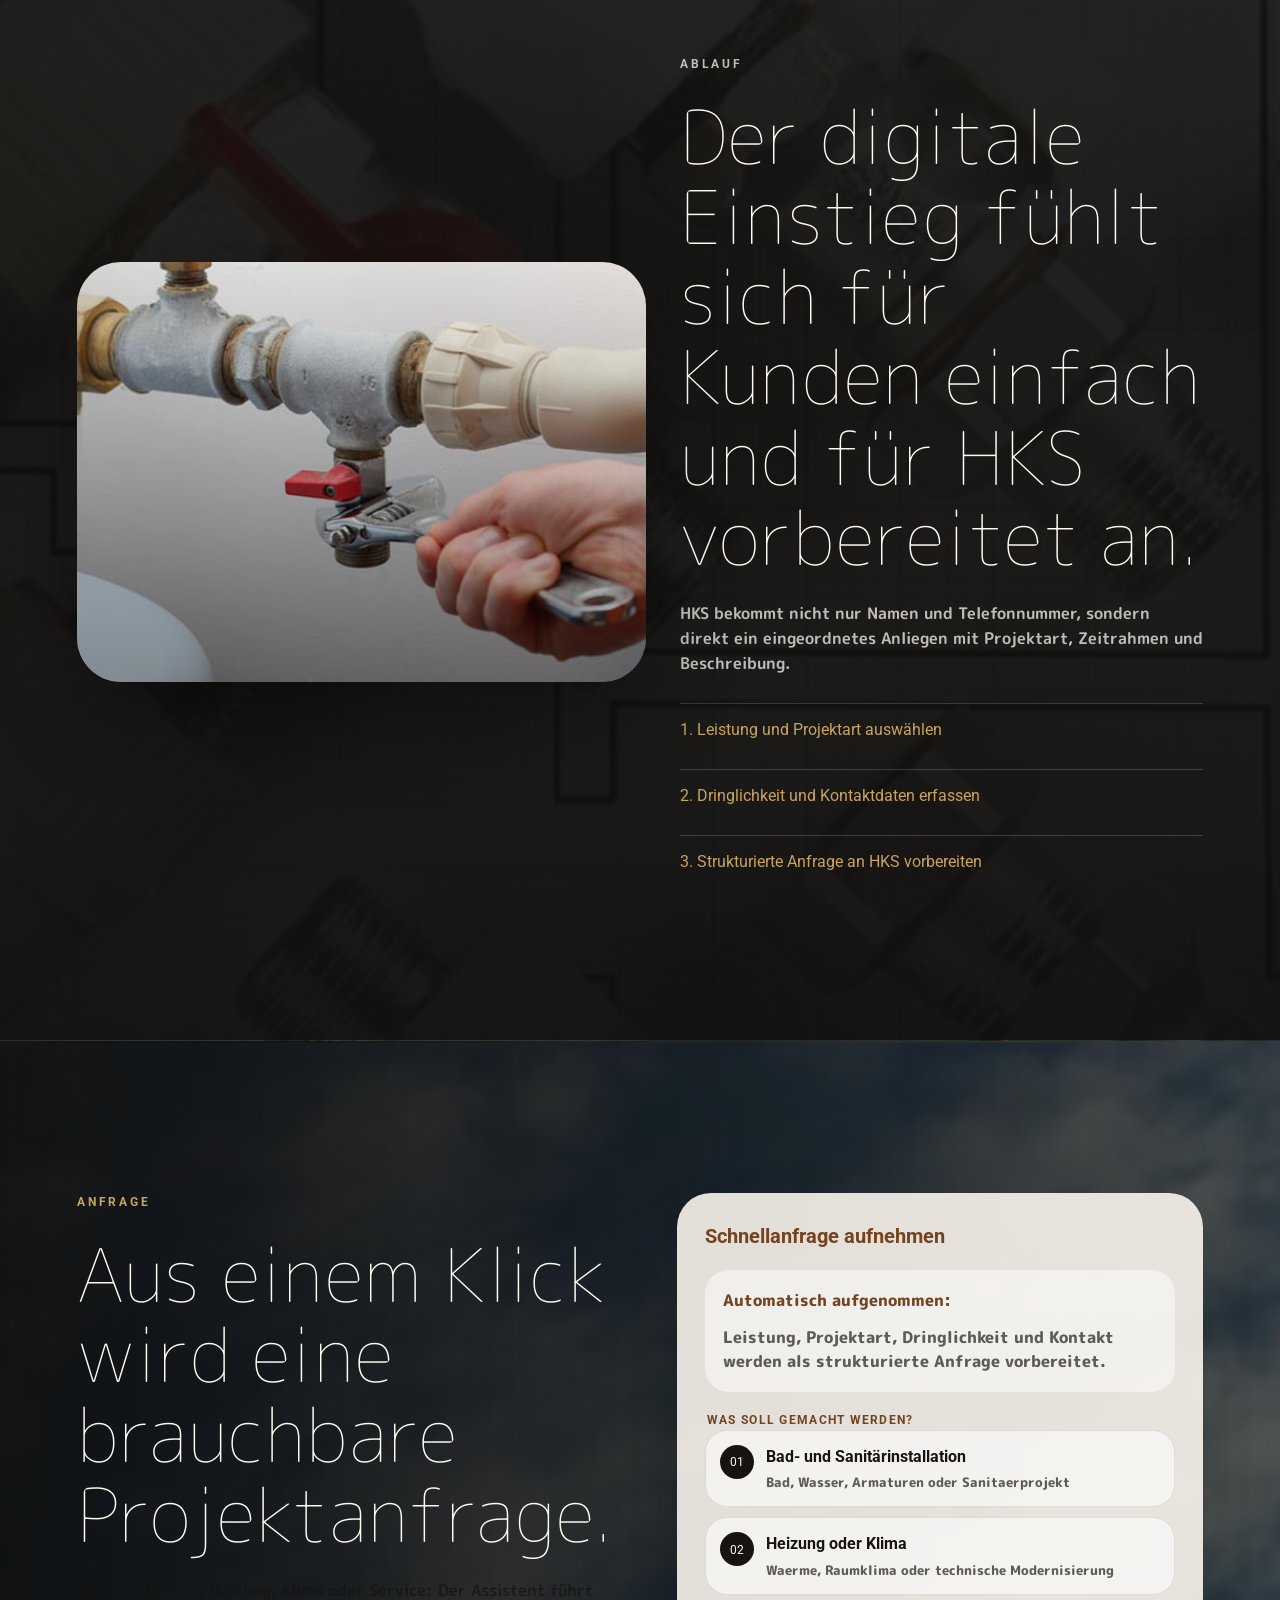
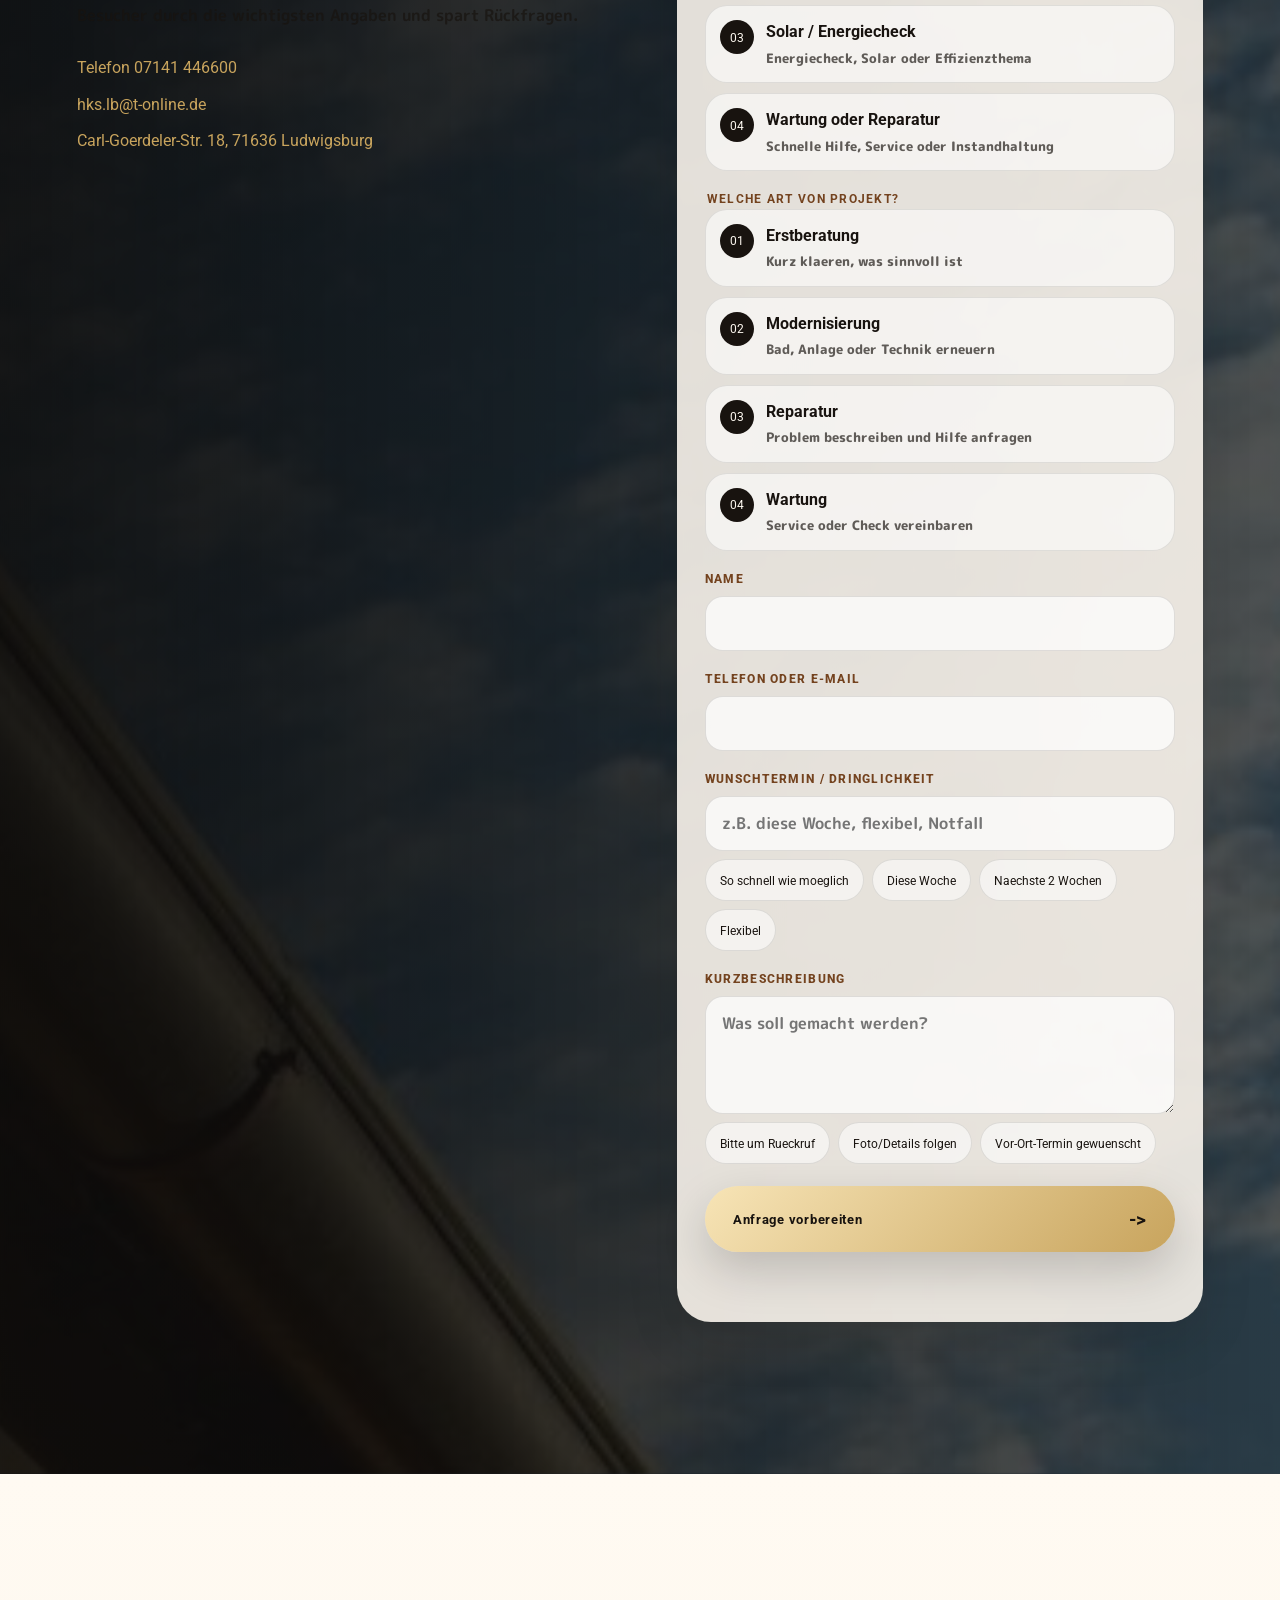
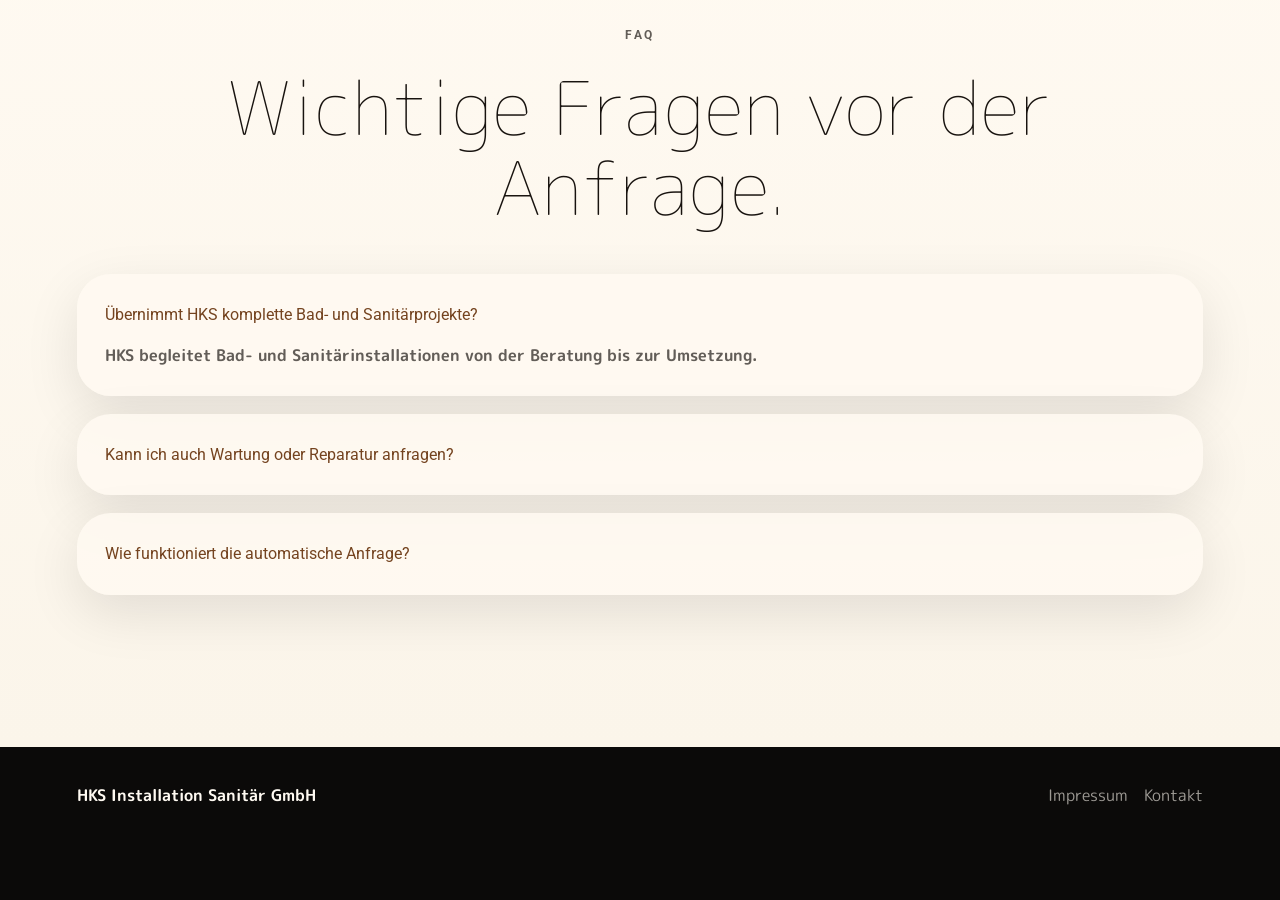
<file: 01-webseiten/shk/hks-installationen/index.html>
<!doctype html>
<html lang="de">
  <head>
    <meta charset="utf-8" />
    <meta name="viewport" content="width=device-width, initial-scale=1" />
    <meta
      name="description"
      content="HKS Installation Sanit&auml;r GmbH in Ludwigsburg: Bad, Sanit&auml;r, Heizung, Klima, Solar und Service."
    />
    <title>HKS Installation Sanit&auml;r GmbH</title>
    <link rel="stylesheet" href="styles.css" />
  </head>
  <body>
    <header class="site-header">
      <a class="brand" href="#top">
        <img src="assets/logo.png" alt="HKS Installation Sanit&auml;r GmbH Logo" />
        <span>HKS</span>
      </a>
      <nav aria-label="Navigation">
        <a href="#vertrauen">Vertrauen</a>
        <a href="#leistungen">Leistungen</a>
        <a href="#anfrage">Anfrage</a>
      </nav>
      <a class="header-cta" href="#anfrage">Anfrage starten</a>
    </header>

    <main id="top">
      <section class="hero">
        <div class="hero-inner">
          <p class="eyebrow">Bad. Sanit&auml;r. Heizung. Klima.</p>
          <h1>Haustechnik, die aus R&auml;umen Wohlgef&uuml;hl macht.</h1>
          <p class="hero-copy">
            HKS begleitet private und gewerbliche Projekte in Ludwigsburg mit
            Beratung, Planung und sauberer Ausf&uuml;hrung aus einer Hand.
          </p>
          <div class="hero-badges" aria-label="Schwerpunkte">
            <span>SHK-Fachbetrieb</span>
            <span>Bad & Sanit&auml;r</span>
            <span>Heizung, Klima & Solar</span>
          </div>
          <div class="actions">
            <a class="btn btn-primary" href="#anfrage">Projekt anfragen</a>
            <a class="btn btn-secondary" href="tel:+497141446600">07141 446600</a>
          </div>
        </div>
      </section>

      <section class="proof" id="vertrauen">
        <div class="section-heading">
          <p class="section-kicker">Warum HKS</p>
          <h2>Ein SHK-Fachbetrieb, der Technik und Zuhause zusammendenkt.</h2>
          <p>
            Von der ersten Beratung bis zum fertigen Ergebnis bleibt der Ablauf
            klar: ein Ansprechpartner, saubere Abstimmung und fachgerechte Umsetzung.
          </p>
        </div>
        <div class="proof-grid">
          <article class="proof-card">
            <strong>Meisterbetrieb</strong>
            <p>Langj&auml;hrige Erfahrung mit Bad, Sanit&auml;r, Heizung, Klima und Solar.</p>
          </article>
          <article class="proof-card">
            <strong>Innungskompetenz</strong>
            <p>Regelm&auml;&szlig;ige Weiterbildung und fachliche Sicherheit f&uuml;r Ihr Vorhaben.</p>
          </article>
          <article class="proof-card">
            <strong>Ludwigsburg</strong>
            <p>Regional erreichbar in der Carl-Goerdeler-Str. 18, 71636 Ludwigsburg.</p>
          </article>
        </div>
      </section>

      <section class="signature">
        <div class="signature-layout">
          <div class="signature-copy">
            <p class="section-kicker">Starker erster Eindruck</p>
            <h2>HKS wirkt online jetzt so professionell wie ein Betrieb, dem man sein Zuhause anvertraut.</h2>
            <p>
              Ein Gesch&auml;ftsf&uuml;hrer sieht hier nicht nur eine sch&ouml;nere Website,
              sondern einen digitalen Empfang: klare Leistungen, schneller Kontakt
              und ein Anfrage-System, das Vorarbeit leistet.
            </p>
            <div class="signature-stack">
              <article>
                <strong>Beratung klar geführt</strong>
                <span>Aus Technik wird eine verst&auml;ndliche Entscheidung f&uuml;r Kunden.</span>
              </article>
              <article>
                <strong>Weniger Streuverlust</strong>
                <span>Besucher werden direkt zu Projektanfrage oder Telefon gef&uuml;hrt.</span>
              </article>
              <article>
                <strong>Bessere Vorbereitung</strong>
                <span>Das Widget sortiert Anliegen, Projektart und Dringlichkeit vor.</span>
              </article>
            </div>
          </div>
          <div class="project-panel">
            <div class="project-panel-content">
              <strong>Fokusauftrag</strong>
              <h3>Sanit&auml;r, W&auml;rme und Klima als hochwertiges Zuhause-System.</h3>
              <p>
                Die Seite macht HKS nicht nur auffindbar, sondern als verl&auml;sslichen
                Partner f&uuml;r komplette Haustechnik-Projekte begehrlich.
              </p>
            </div>
          </div>
        </div>
      </section>

      <section class="services" id="leistungen">
        <div class="section-heading">
          <p class="section-kicker">Leistungen</p>
          <h2>Leistungen, die Kunden sofort verstehen und anfragen k&ouml;nnen.</h2>
        </div>
        <div class="service-grid">
          <article class="service-card">
            <img src="assets/bath.png" alt="Sanit&auml;rplanung und Armaturen" />
            <div>
              <strong>Wohnen & Komfort</strong>
              <h3>Bad & Sanit&auml;r</h3>
              <p>Badsanierung, Neubau, Sanit&auml;rinstallation und individuelle Beratung.</p>
            </div>
          </article>
          <article class="service-card">
            <img src="assets/hero.jpg" alt="Klimatechnik am Geb&auml;ude" />
            <div>
              <strong>Effiziente Technik</strong>
              <h3>Heizung & Klima</h3>
              <p>Effiziente Technik f&uuml;r W&auml;rme, Raumklima und moderne Geb&auml;ude.</p>
            </div>
          </article>
          <article class="service-card">
            <img src="assets/service.png" alt="Wartung an einer Installation" />
            <div>
              <strong>Schnelle Hilfe</strong>
              <h3>Wartung & Check</h3>
              <p>Service, Energiecheck und fachliche Einsch&auml;tzung Ihrer Anlage.</p>
            </div>
          </article>
        </div>
      </section>

      <section class="dark-section">
        <div class="split">
          <div class="split-media" aria-label="Installationsservice"></div>
          <div class="split-copy">
            <p class="section-kicker">Ablauf</p>
            <h2>Der digitale Einstieg f&uuml;hlt sich f&uuml;r Kunden einfach und f&uuml;r HKS vorbereitet an.</h2>
            <p>
              HKS bekommt nicht nur Namen und Telefonnummer, sondern direkt ein
              eingeordnetes Anliegen mit Projektart, Zeitrahmen und Beschreibung.
            </p>
            <ul class="mini-list">
              <li>1. Leistung und Projektart ausw&auml;hlen</li>
              <li>2. Dringlichkeit und Kontaktdaten erfassen</li>
              <li>3. Strukturierte Anfrage an HKS vorbereiten</li>
            </ul>
          </div>
        </div>
      </section>

      <section class="booking" id="anfrage">
        <div>
          <p class="section-kicker">Anfrage</p>
          <h2>Aus einem Klick wird eine brauchbare Projektanfrage.</h2>
          <p class="booking-copy">
            Ob Bad, Sanit&auml;r, Heizung, Klima oder Service: Der Assistent
            f&uuml;hrt Besucher durch die wichtigsten Angaben und spart R&uuml;ckfragen.
          </p>
          <div class="contact-lines">
            <a href="tel:+497141446600">Telefon 07141 446600</a>
            <a href="mailto:hks.lb@t-online.de">hks.lb@t-online.de</a>
            <span>Carl-Goerdeler-Str. 18, 71636 Ludwigsburg</span>
          </div>
        </div>
        <div class="booking-panel">
          <strong>Schnellanfrage aufnehmen</strong>
          <p class="intake-note">
            <span>Automatisch aufgenommen:</span>
            Leistung, Projektart, Dringlichkeit und Kontakt werden als strukturierte Anfrage vorbereitet.
          </p>
          <form class="inquiry-form" data-mailto="hks.lb@t-online.de" data-company="HKS Installation Sanit&auml;r GmbH">
            <label>
              <span>Anliegen</span>
              <select name="service" required>
                <option value="">Bitte ausw&auml;hlen</option>
                <option>Bad- und Sanit&auml;rinstallation</option>
                <option>Heizung oder Klima</option>
                <option>Solar / Energiecheck</option>
                <option>Wartung oder Reparatur</option>
              </select>
            </label>
            <label>
              <span>Name</span>
              <input name="name" autocomplete="name" required />
            </label>
            <label>
              <span>Telefon oder E-Mail</span>
              <input name="contact" autocomplete="tel" required />
            </label>
            <label>
              <span>Wunschtermin / Dringlichkeit</span>
              <input name="timing" placeholder="z.B. diese Woche, flexibel, Notfall" />
            </label>
            <label>
              <span>Kurzbeschreibung</span>
              <textarea name="message" placeholder="Was soll gemacht werden?"></textarea>
            </label>
            <button class="btn btn-primary" type="submit">Anfrage vorbereiten</button>
            <p class="form-status" aria-live="polite"></p>
          </form>
        </div>
      </section>

      <section class="faq">
        <div class="section-heading">
          <p class="section-kicker">FAQ</p>
          <h2>Wichtige Fragen vor der Anfrage.</h2>
        </div>
        <div class="faq-list">
          <details open>
            <summary>&Uuml;bernimmt HKS komplette Bad- und Sanit&auml;rprojekte?</summary>
            <p>HKS begleitet Bad- und Sanit&auml;rinstallationen von der Beratung bis zur Umsetzung.</p>
          </details>
          <details>
            <summary>Kann ich auch Wartung oder Reparatur anfragen?</summary>
            <p>Ja. Das Anfrageformular kann auch f&uuml;r Wartung, Reparatur und Energiecheck genutzt werden.</p>
          </details>
          <details>
            <summary>Wie funktioniert die automatische Anfrage?</summary>
            <p>Nach dem Ausf&uuml;llen wird eine vorbereitete E-Mail mit allen Angaben ge&ouml;ffnet.</p>
          </details>
        </div>
      </section>
    </main>

    <footer>
      <strong>HKS Installation Sanit&auml;r GmbH</strong>
      <div>
        <a href="https://www.hks-installationen.de/impressum/">Impressum</a>
        <a href="https://www.hks-installationen.de/kontakt/">Kontakt</a>
      </div>
    </footer>

    <script src="../_shared/inquiry.js"></script>
  </body>
</html>
</file>
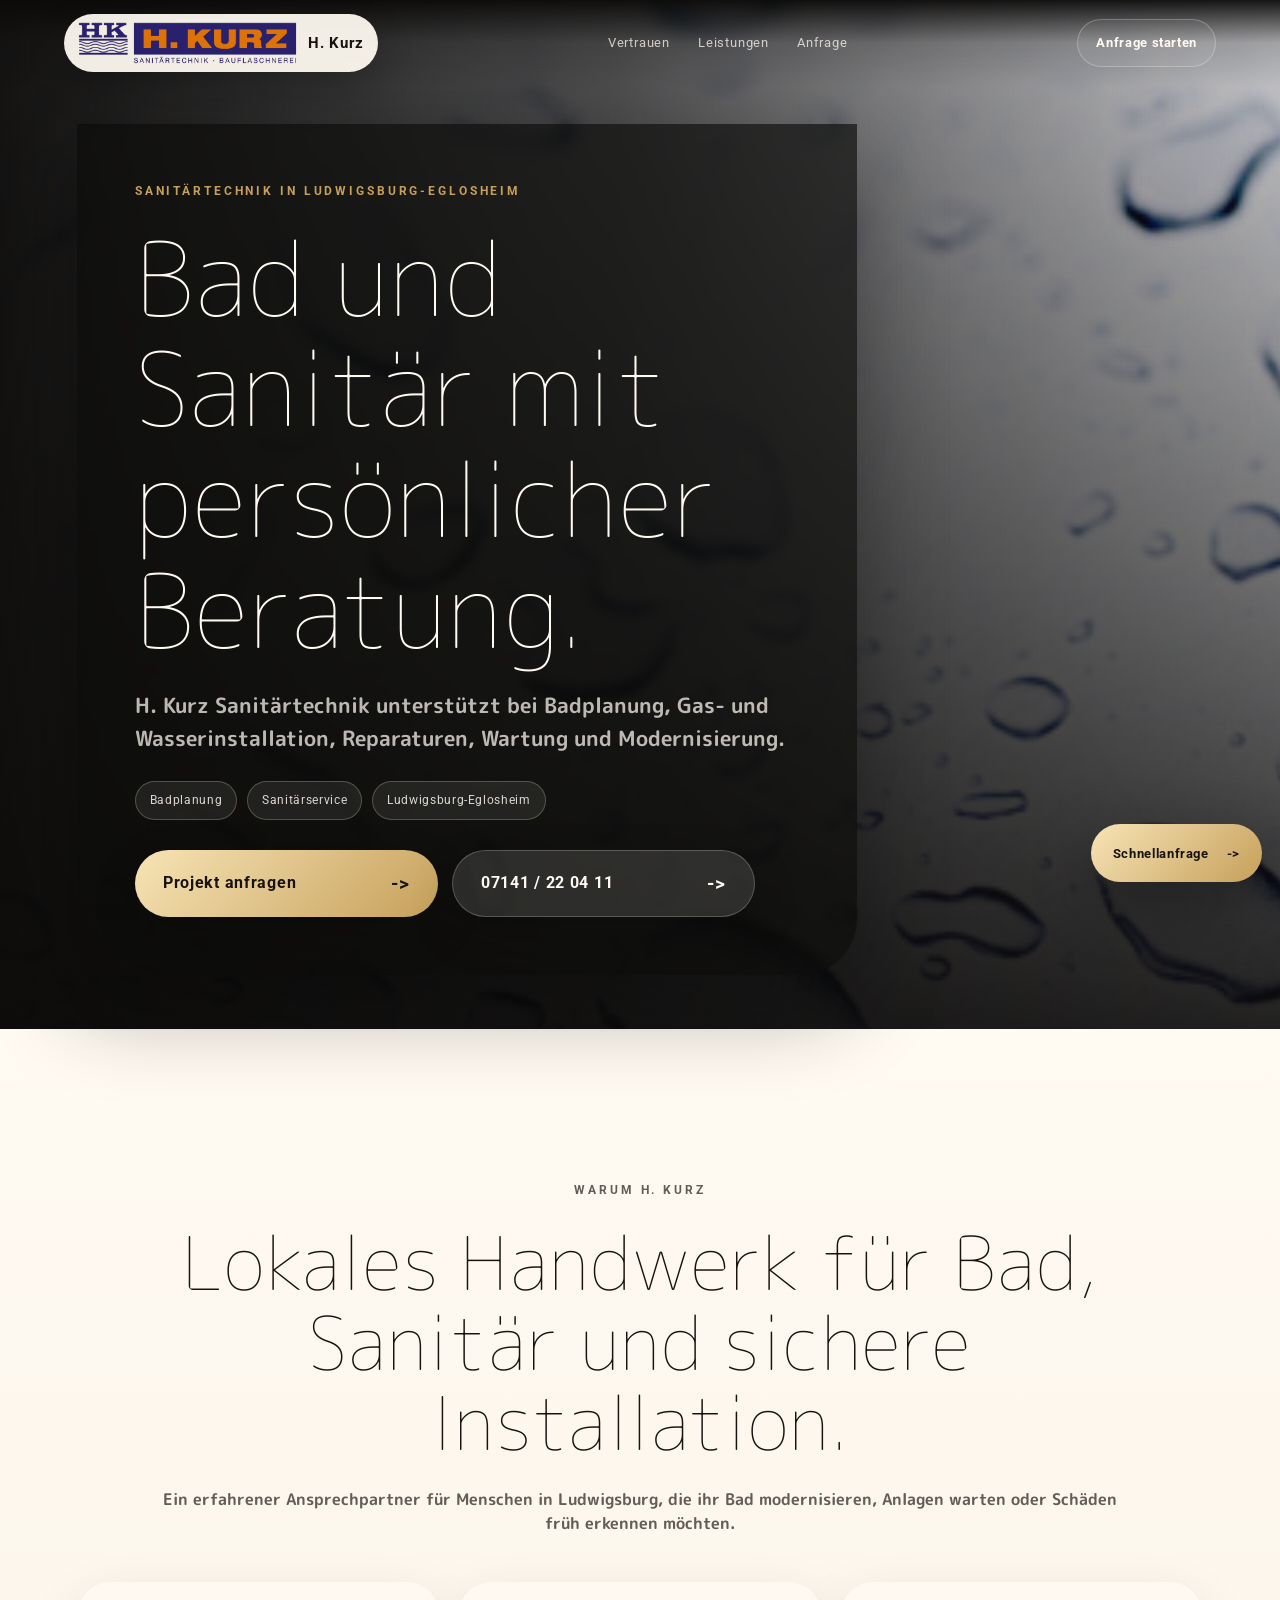
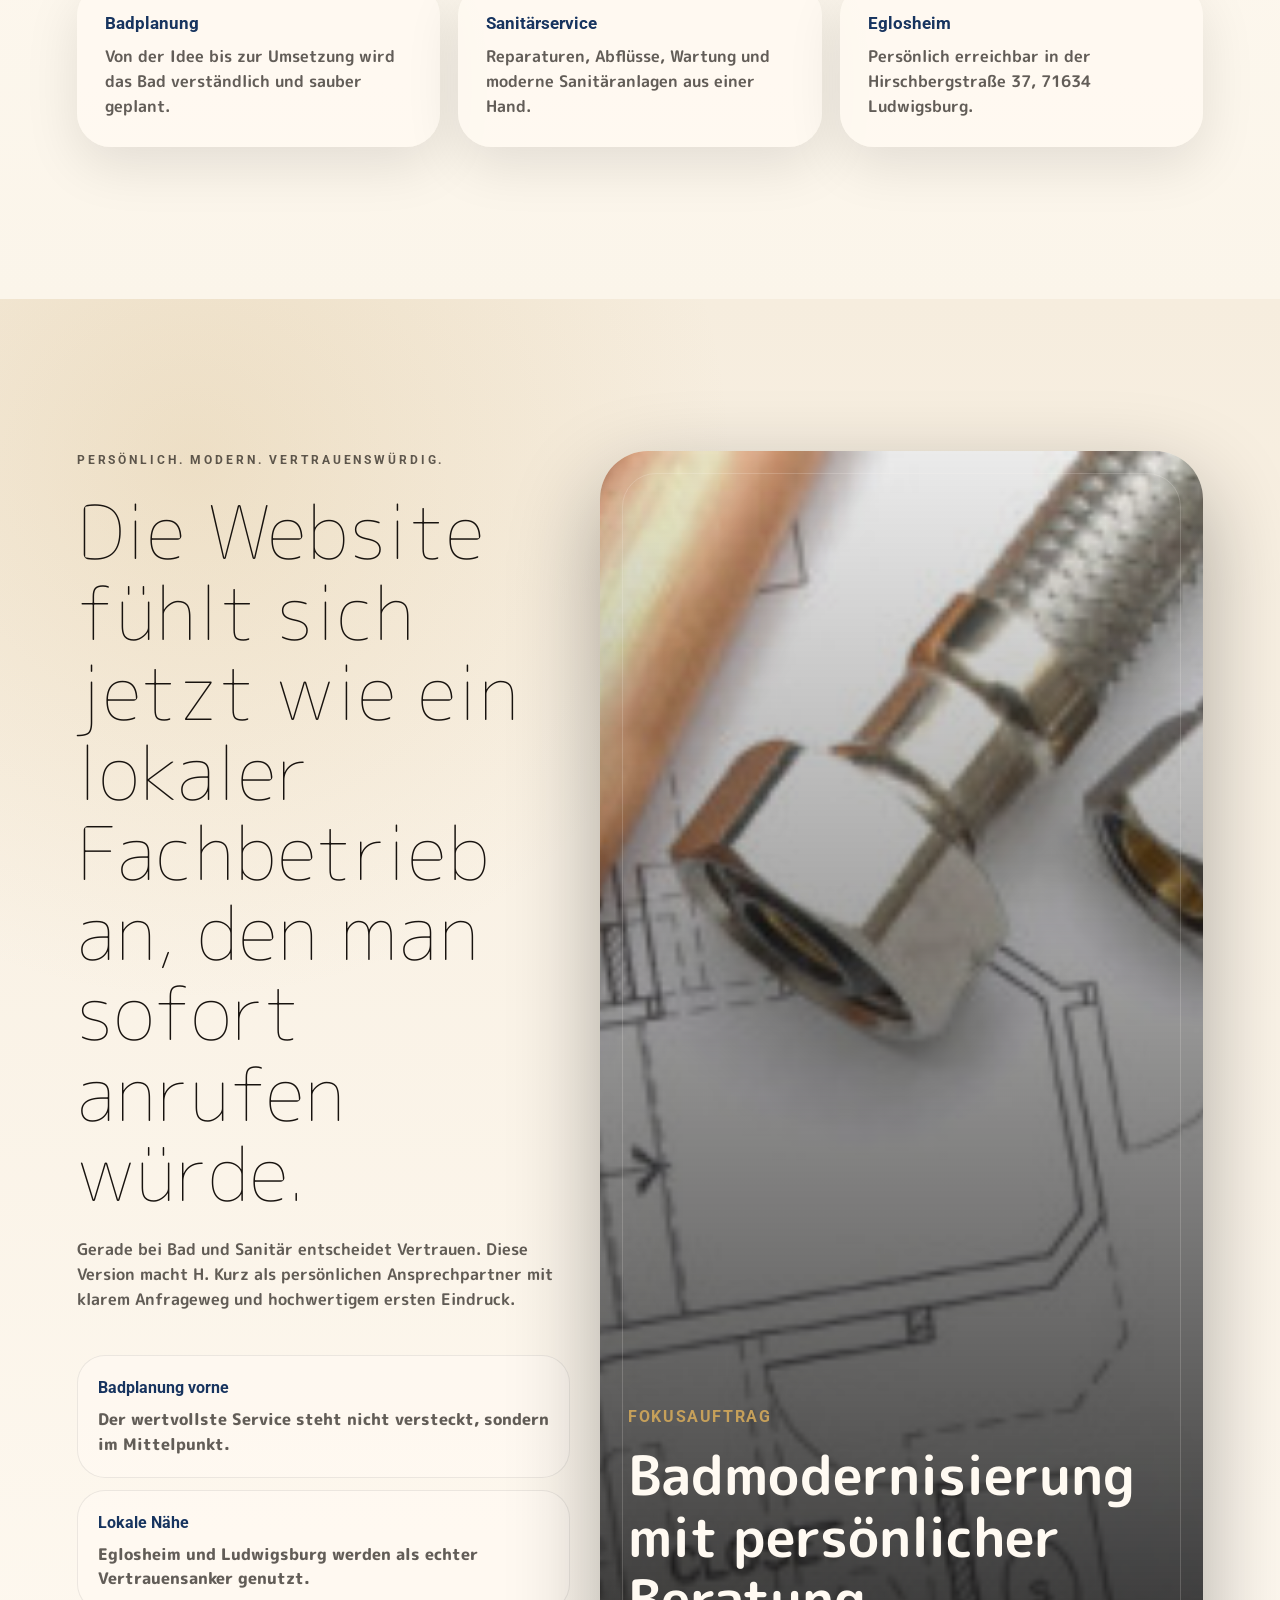
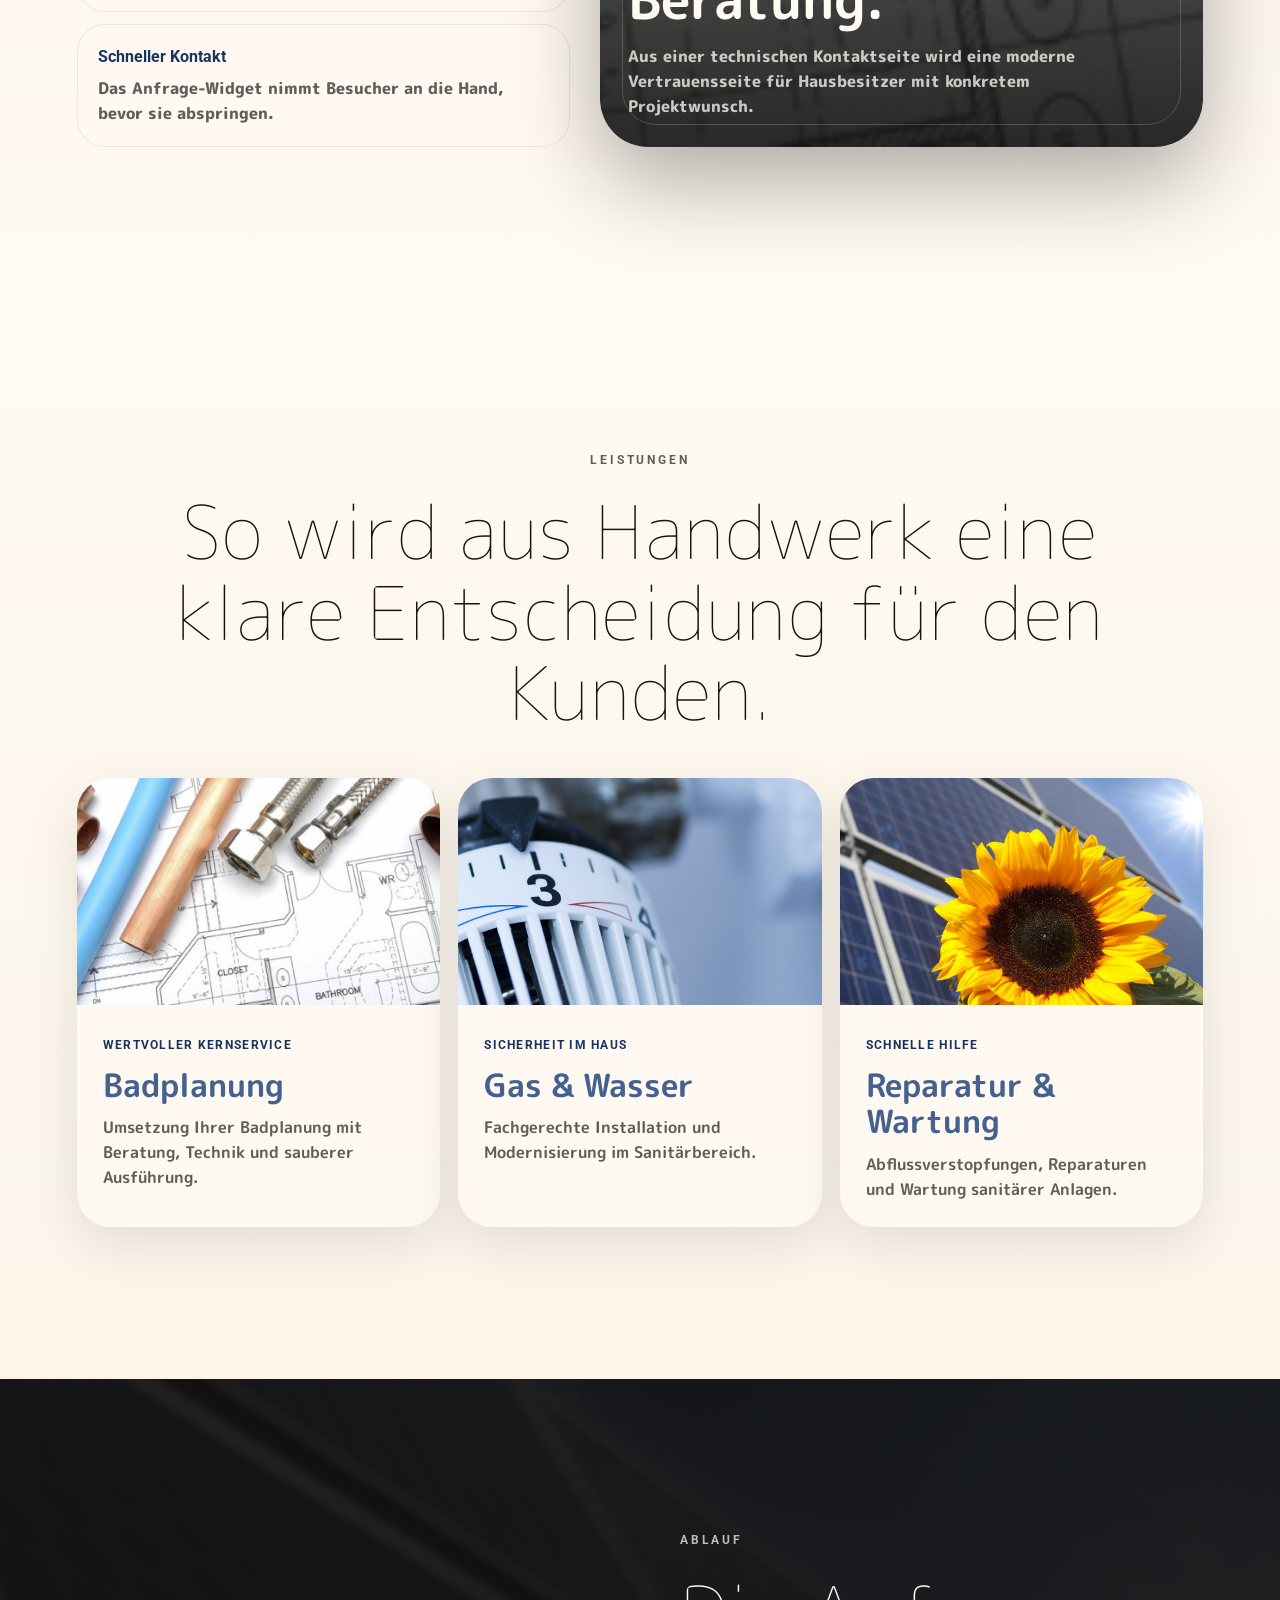
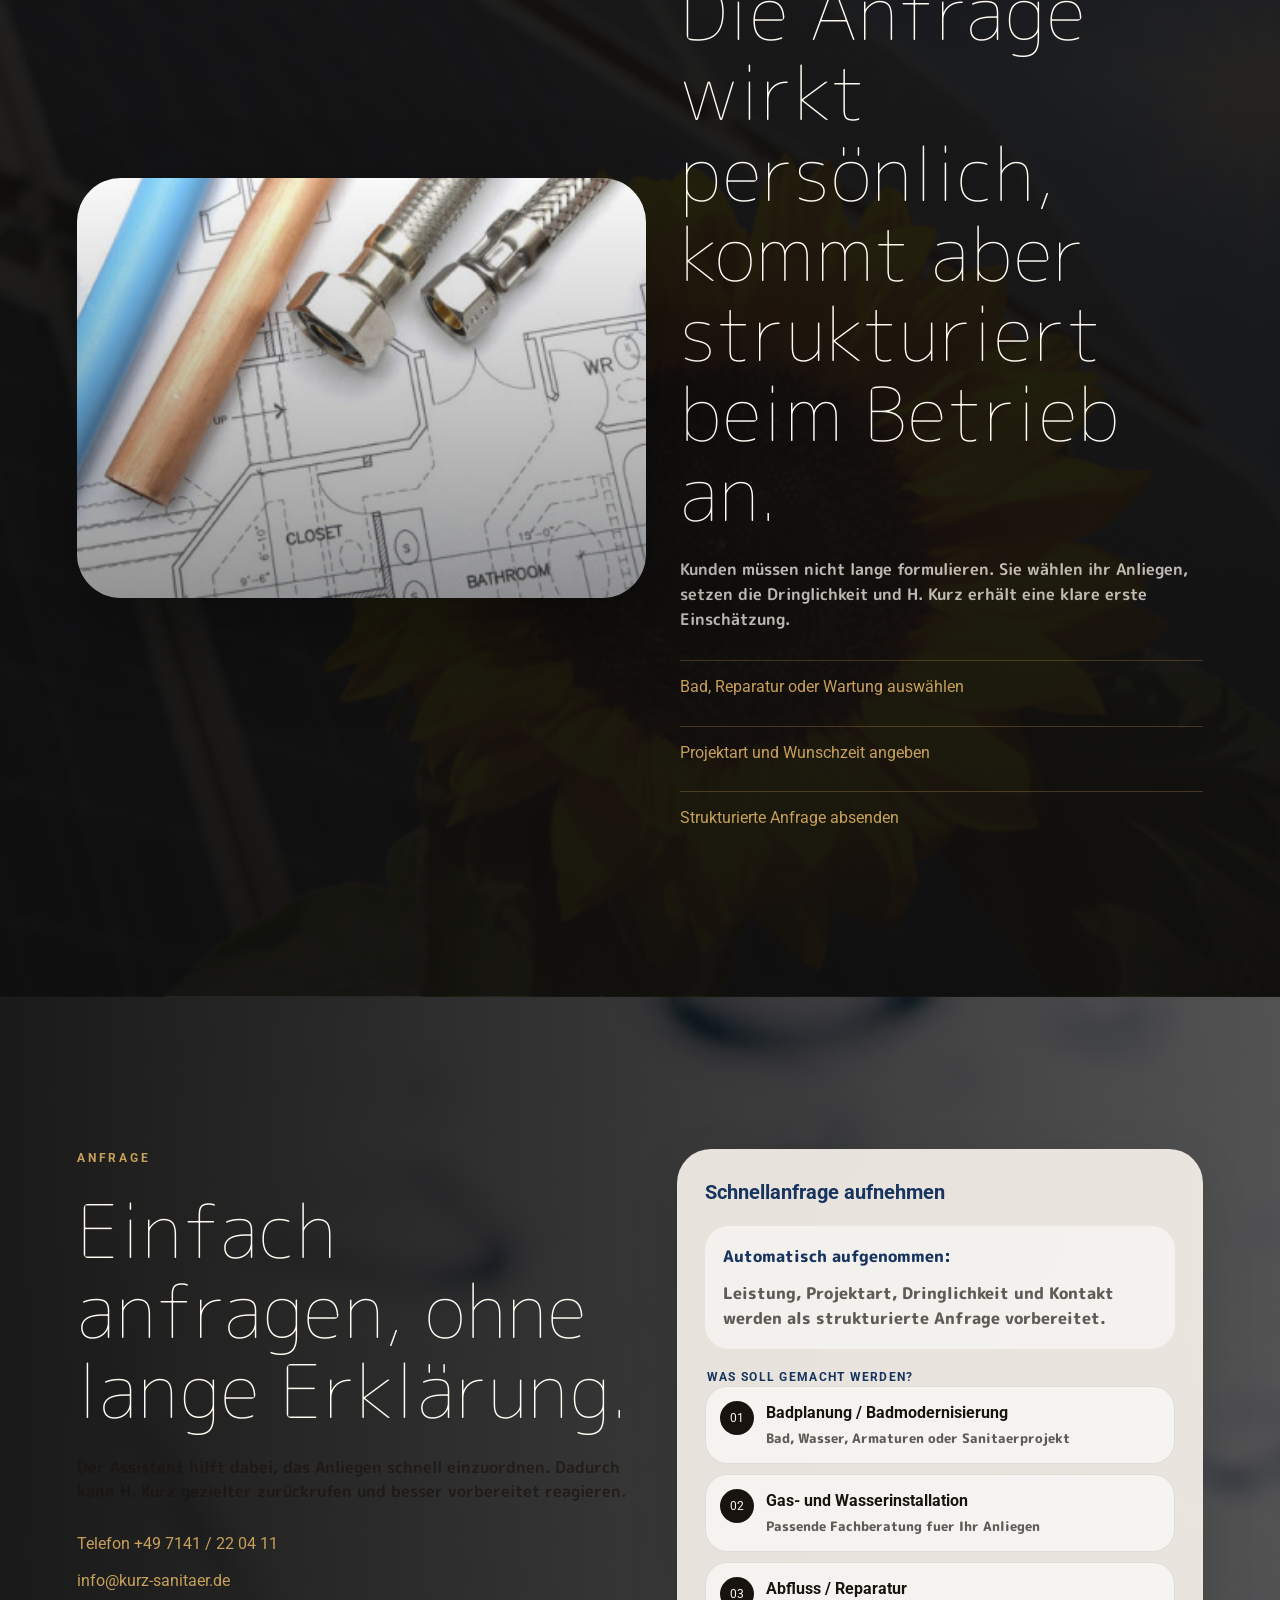
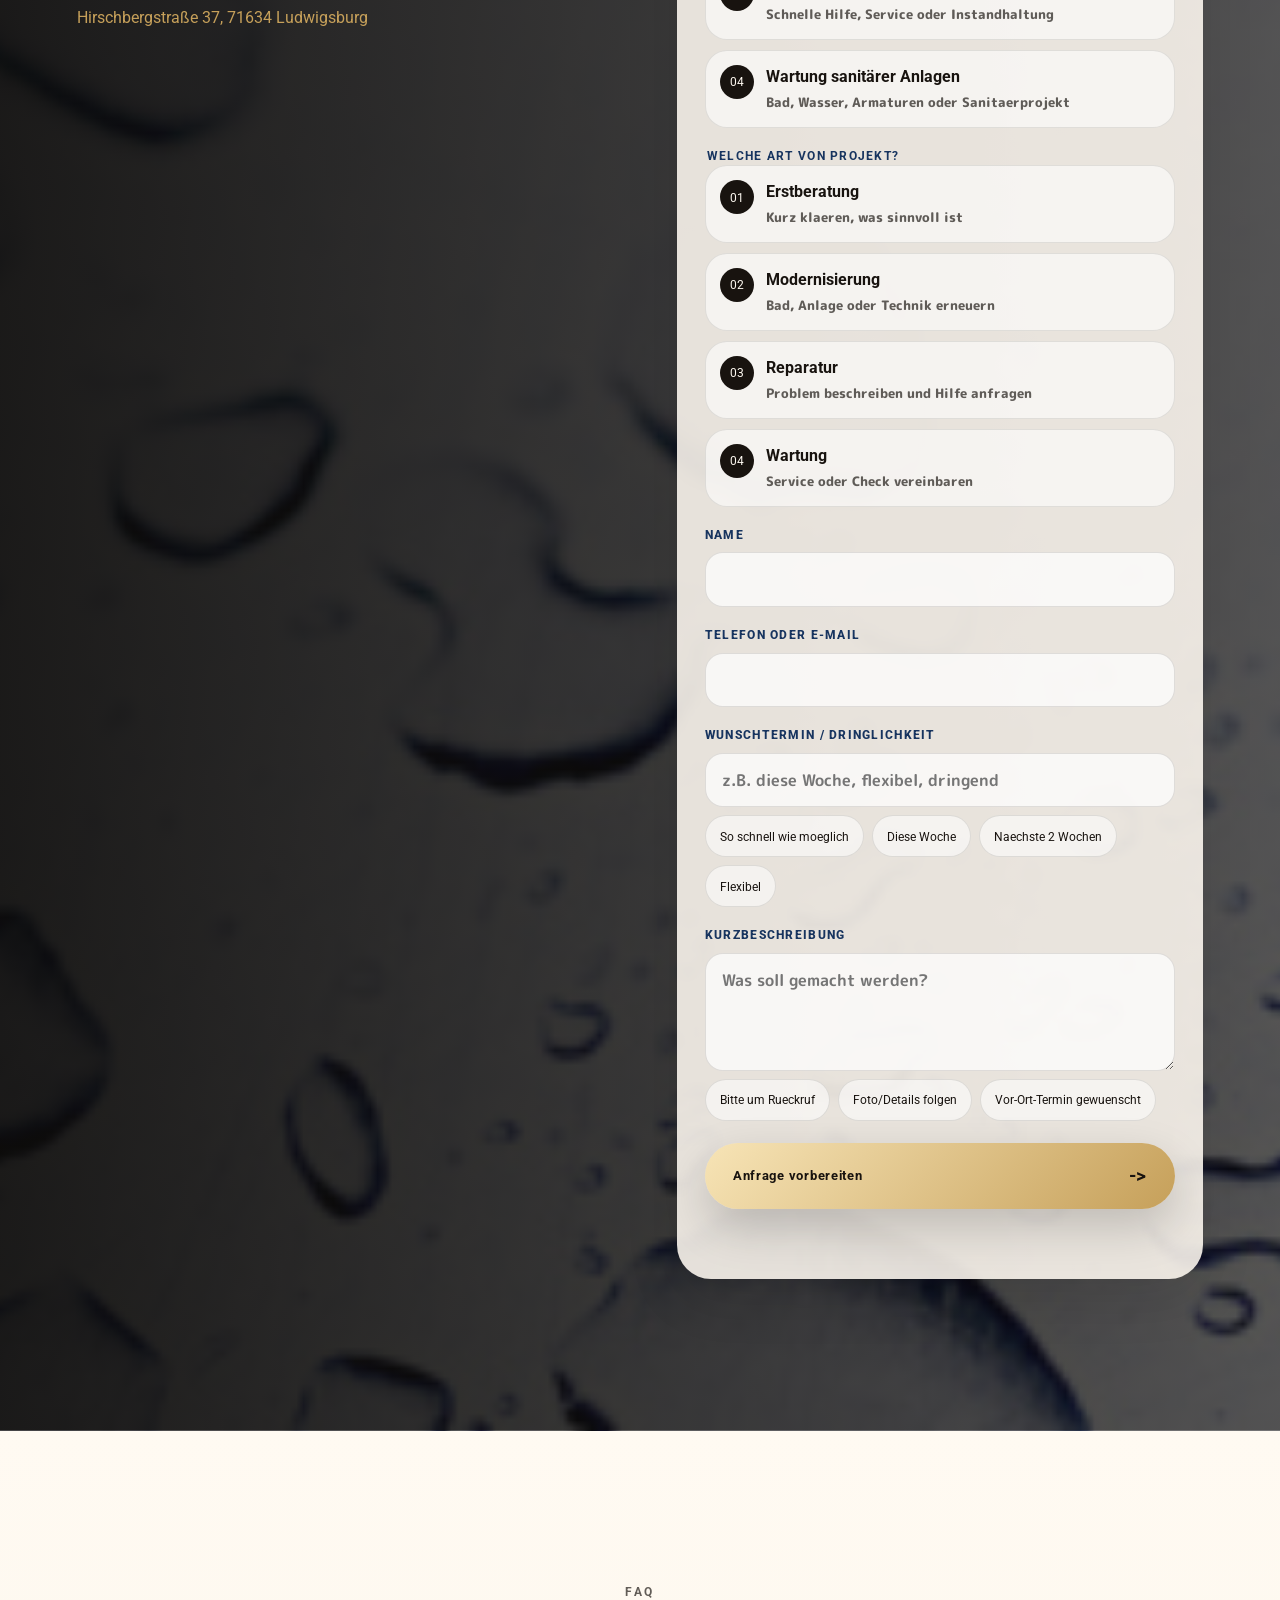
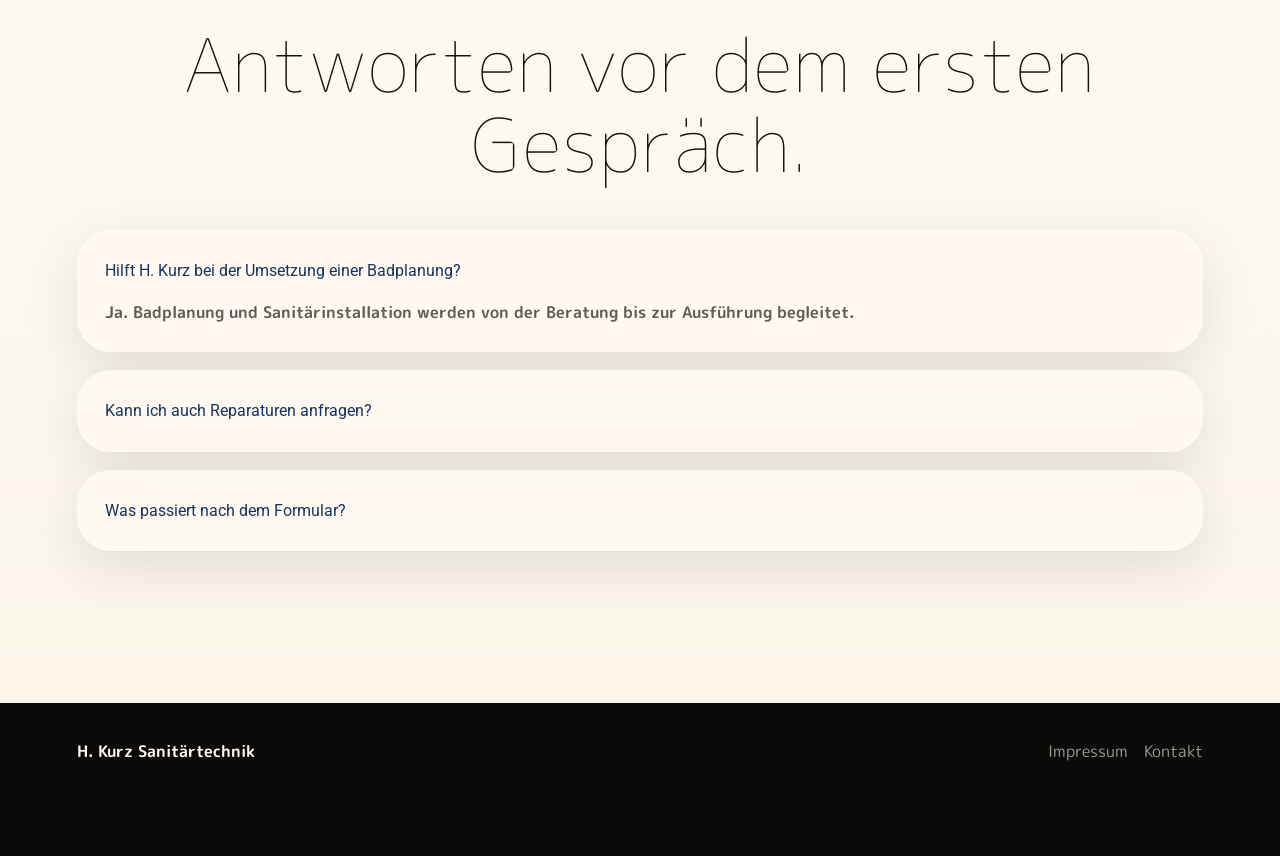
<file: 01-webseiten/shk/kurz-sanitaer/index.html>
<!doctype html>
<html lang="de">
  <head>
    <meta charset="utf-8" />
    <meta name="viewport" content="width=device-width, initial-scale=1" />
    <meta
      name="description"
      content="H. Kurz Sanit&auml;rtechnik in Ludwigsburg-Eglosheim: Badplanung, Sanit&auml;r, Gas, Wasser, Reparatur und Wartung."
    />
    <title>H. Kurz Sanit&auml;rtechnik</title>
    <link rel="stylesheet" href="styles.css" />
  </head>
  <body>
    <header class="site-header">
      <a class="brand" href="#top">
        <img src="assets/logo.png" alt="H. Kurz Sanit&auml;rtechnik Logo" />
        <span>H. Kurz</span>
      </a>
      <nav aria-label="Navigation">
        <a href="#vertrauen">Vertrauen</a>
        <a href="#leistungen">Leistungen</a>
        <a href="#anfrage">Anfrage</a>
      </nav>
      <a class="header-cta" href="#anfrage">Anfrage starten</a>
    </header>

    <main id="top">
      <section class="hero">
        <div class="hero-inner">
          <p class="eyebrow">Sanit&auml;rtechnik in Ludwigsburg-Eglosheim</p>
          <h1>Bad und Sanit&auml;r mit pers&ouml;nlicher Beratung.</h1>
          <p class="hero-copy">
            H. Kurz Sanit&auml;rtechnik unterst&uuml;tzt bei Badplanung, Gas- und
            Wasserinstallation, Reparaturen, Wartung und Modernisierung.
          </p>
          <div class="hero-badges" aria-label="Schwerpunkte">
            <span>Badplanung</span>
            <span>Sanit&auml;rservice</span>
            <span>Ludwigsburg-Eglosheim</span>
          </div>
          <div class="actions">
            <a class="btn btn-primary" href="#anfrage">Projekt anfragen</a>
            <a class="btn btn-secondary" href="tel:+497141220411">07141 / 22 04 11</a>
          </div>
        </div>
      </section>

      <section class="proof" id="vertrauen">
        <div class="section-heading">
          <p class="section-kicker">Warum H. Kurz</p>
          <h2>Lokales Handwerk f&uuml;r Bad, Sanit&auml;r und sichere Installation.</h2>
          <p>
            Ein erfahrener Ansprechpartner f&uuml;r Menschen in Ludwigsburg, die ihr
            Bad modernisieren, Anlagen warten oder Sch&auml;den fr&uuml;h erkennen m&ouml;chten.
          </p>
        </div>
        <div class="proof-grid">
          <article class="proof-card">
            <strong>Badplanung</strong>
            <p>Von der Idee bis zur Umsetzung wird das Bad verst&auml;ndlich und sauber geplant.</p>
          </article>
          <article class="proof-card">
            <strong>Sanit&auml;rservice</strong>
            <p>Reparaturen, Abfl&uuml;sse, Wartung und moderne Sanit&auml;ranlagen aus einer Hand.</p>
          </article>
          <article class="proof-card">
            <strong>Eglosheim</strong>
            <p>Pers&ouml;nlich erreichbar in der Hirschbergstra&szlig;e 37, 71634 Ludwigsburg.</p>
          </article>
        </div>
      </section>

      <section class="signature">
        <div class="signature-layout">
          <div class="signature-copy">
            <p class="section-kicker">Pers&ouml;nlich. Modern. Vertrauensw&uuml;rdig.</p>
            <h2>Die Website f&uuml;hlt sich jetzt wie ein lokaler Fachbetrieb an, den man sofort anrufen w&uuml;rde.</h2>
            <p>
              Gerade bei Bad und Sanit&auml;r entscheidet Vertrauen. Diese Version macht
              H. Kurz als pers&ouml;nlichen Ansprechpartner mit klarem Anfrageweg
              und hochwertigem ersten Eindruck.
            </p>
            <div class="signature-stack">
              <article>
                <strong>Badplanung vorne</strong>
                <span>Der wertvollste Service steht nicht versteckt, sondern im Mittelpunkt.</span>
              </article>
              <article>
                <strong>Lokale N&auml;he</strong>
                <span>Eglosheim und Ludwigsburg werden als echter Vertrauensanker genutzt.</span>
              </article>
              <article>
                <strong>Schneller Kontakt</strong>
                <span>Das Anfrage-Widget nimmt Besucher an die Hand, bevor sie abspringen.</span>
              </article>
            </div>
          </div>
          <div class="project-panel">
            <div class="project-panel-content">
              <strong>Fokusauftrag</strong>
              <h3>Badmodernisierung mit pers&ouml;nlicher Beratung.</h3>
              <p>
                Aus einer technischen Kontaktseite wird eine moderne Vertrauensseite
                f&uuml;r Hausbesitzer mit konkretem Projektwunsch.
              </p>
            </div>
          </div>
        </div>
      </section>

      <section class="services" id="leistungen">
        <div class="section-heading">
          <p class="section-kicker">Leistungen</p>
          <h2>So wird aus Handwerk eine klare Entscheidung f&uuml;r den Kunden.</h2>
        </div>
        <div class="service-grid">
          <article class="service-card">
            <img src="assets/bath.jpg" alt="Badplanung und Sanit&auml;rinstallation" />
            <div>
              <strong>Wertvoller Kernservice</strong>
              <h3>Badplanung</h3>
              <p>Umsetzung Ihrer Badplanung mit Beratung, Technik und sauberer Ausf&uuml;hrung.</p>
            </div>
          </article>
          <article class="service-card">
            <img src="assets/detail-1.jpg" alt="Installationsdetail im Bad" />
            <div>
              <strong>Sicherheit im Haus</strong>
              <h3>Gas & Wasser</h3>
              <p>Fachgerechte Installation und Modernisierung im Sanit&auml;rbereich.</p>
            </div>
          </article>
          <article class="service-card">
            <img src="assets/detail-2.jpg" alt="Sanit&auml;rdetail und Badtechnik" />
            <div>
              <strong>Schnelle Hilfe</strong>
              <h3>Reparatur & Wartung</h3>
              <p>Abflussverstopfungen, Reparaturen und Wartung sanit&auml;rer Anlagen.</p>
            </div>
          </article>
        </div>
      </section>

      <section class="dark-section">
        <div class="split">
          <div class="split-media" aria-label="Sanit&auml;rplanung"></div>
          <div class="split-copy">
            <p class="section-kicker">Ablauf</p>
            <h2>Die Anfrage wirkt pers&ouml;nlich, kommt aber strukturiert beim Betrieb an.</h2>
            <p>
              Kunden m&uuml;ssen nicht lange formulieren. Sie w&auml;hlen ihr Anliegen,
              setzen die Dringlichkeit und H. Kurz erh&auml;lt eine klare erste Einsch&auml;tzung.
            </p>
            <ul class="mini-list">
              <li>Bad, Reparatur oder Wartung ausw&auml;hlen</li>
              <li>Projektart und Wunschzeit angeben</li>
              <li>Strukturierte Anfrage absenden</li>
            </ul>
          </div>
        </div>
      </section>

      <section class="booking" id="anfrage">
        <div>
          <p class="section-kicker">Anfrage</p>
          <h2>Einfach anfragen, ohne lange Erkl&auml;rung.</h2>
          <p class="booking-copy">
            Der Assistent hilft dabei, das Anliegen schnell einzuordnen. Dadurch
            kann H. Kurz gezielter zur&uuml;ckrufen und besser vorbereitet reagieren.
          </p>
          <div class="contact-lines">
            <a href="tel:+497141220411">Telefon +49 7141 / 22 04 11</a>
            <a href="mailto:info@kurz-sanitaer.de">info@kurz-sanitaer.de</a>
            <span>Hirschbergstra&szlig;e 37, 71634 Ludwigsburg</span>
          </div>
        </div>
        <div class="booking-panel">
          <strong>Schnellanfrage aufnehmen</strong>
          <p class="intake-note">
            <span>Automatisch aufgenommen:</span>
            Leistung, Projektart, Dringlichkeit und Kontakt werden als strukturierte Anfrage vorbereitet.
          </p>
          <form class="inquiry-form" data-mailto="info@kurz-sanitaer.de" data-company="H. Kurz Sanit&auml;rtechnik">
            <label>
              <span>Anliegen</span>
              <select name="service" required>
                <option value="">Bitte ausw&auml;hlen</option>
                <option>Badplanung / Badmodernisierung</option>
                <option>Gas- und Wasserinstallation</option>
                <option>Abfluss / Reparatur</option>
                <option>Wartung sanit&auml;rer Anlagen</option>
              </select>
            </label>
            <label>
              <span>Name</span>
              <input name="name" autocomplete="name" required />
            </label>
            <label>
              <span>Telefon oder E-Mail</span>
              <input name="contact" autocomplete="tel" required />
            </label>
            <label>
              <span>Wunschtermin / Dringlichkeit</span>
              <input name="timing" placeholder="z.B. diese Woche, flexibel, dringend" />
            </label>
            <label>
              <span>Kurzbeschreibung</span>
              <textarea name="message" placeholder="Was soll gemacht werden?"></textarea>
            </label>
            <button class="btn btn-primary" type="submit">Anfrage vorbereiten</button>
            <p class="form-status" aria-live="polite"></p>
          </form>
        </div>
      </section>

      <section class="faq">
        <div class="section-heading">
          <p class="section-kicker">FAQ</p>
          <h2>Antworten vor dem ersten Gespr&auml;ch.</h2>
        </div>
        <div class="faq-list">
          <details open>
            <summary>Hilft H. Kurz bei der Umsetzung einer Badplanung?</summary>
            <p>Ja. Badplanung und Sanit&auml;rinstallation werden von der Beratung bis zur Ausf&uuml;hrung begleitet.</p>
          </details>
          <details>
            <summary>Kann ich auch Reparaturen anfragen?</summary>
            <p>Ja. Das Formular ist auch f&uuml;r Abfluss, Reparatur und Wartung vorbereitet.</p>
          </details>
          <details>
            <summary>Was passiert nach dem Formular?</summary>
            <p>Es &ouml;ffnet sich eine vorbereitete E-Mail mit Ihren Angaben an den Betrieb.</p>
          </details>
        </div>
      </section>
    </main>

    <footer>
      <strong>H. Kurz Sanit&auml;rtechnik</strong>
      <div>
        <a href="https://www.kurz-sanitaer.de/impressum/">Impressum</a>
        <a href="https://www.kurz-sanitaer.de/kontakt-1/">Kontakt</a>
      </div>
    </footer>

    <script src="../_shared/inquiry.js"></script>
  </body>
</html>
</file>
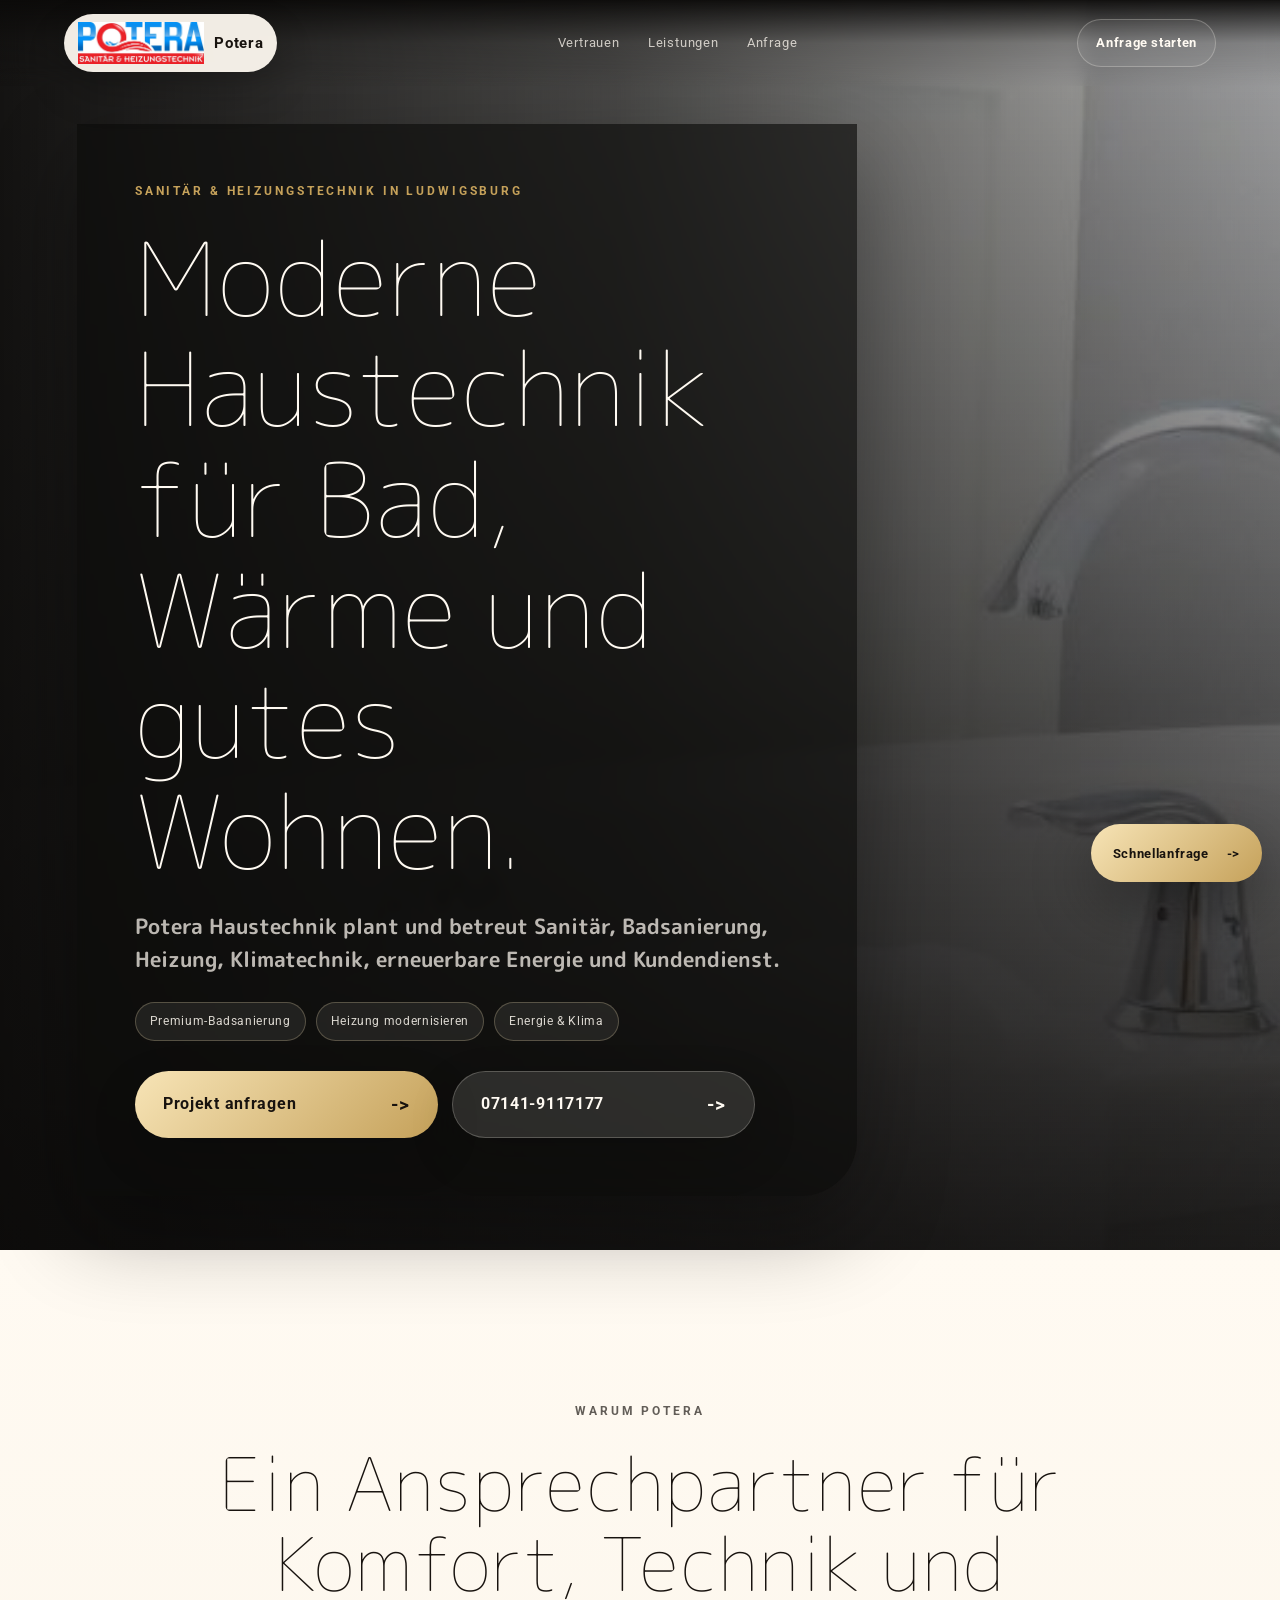
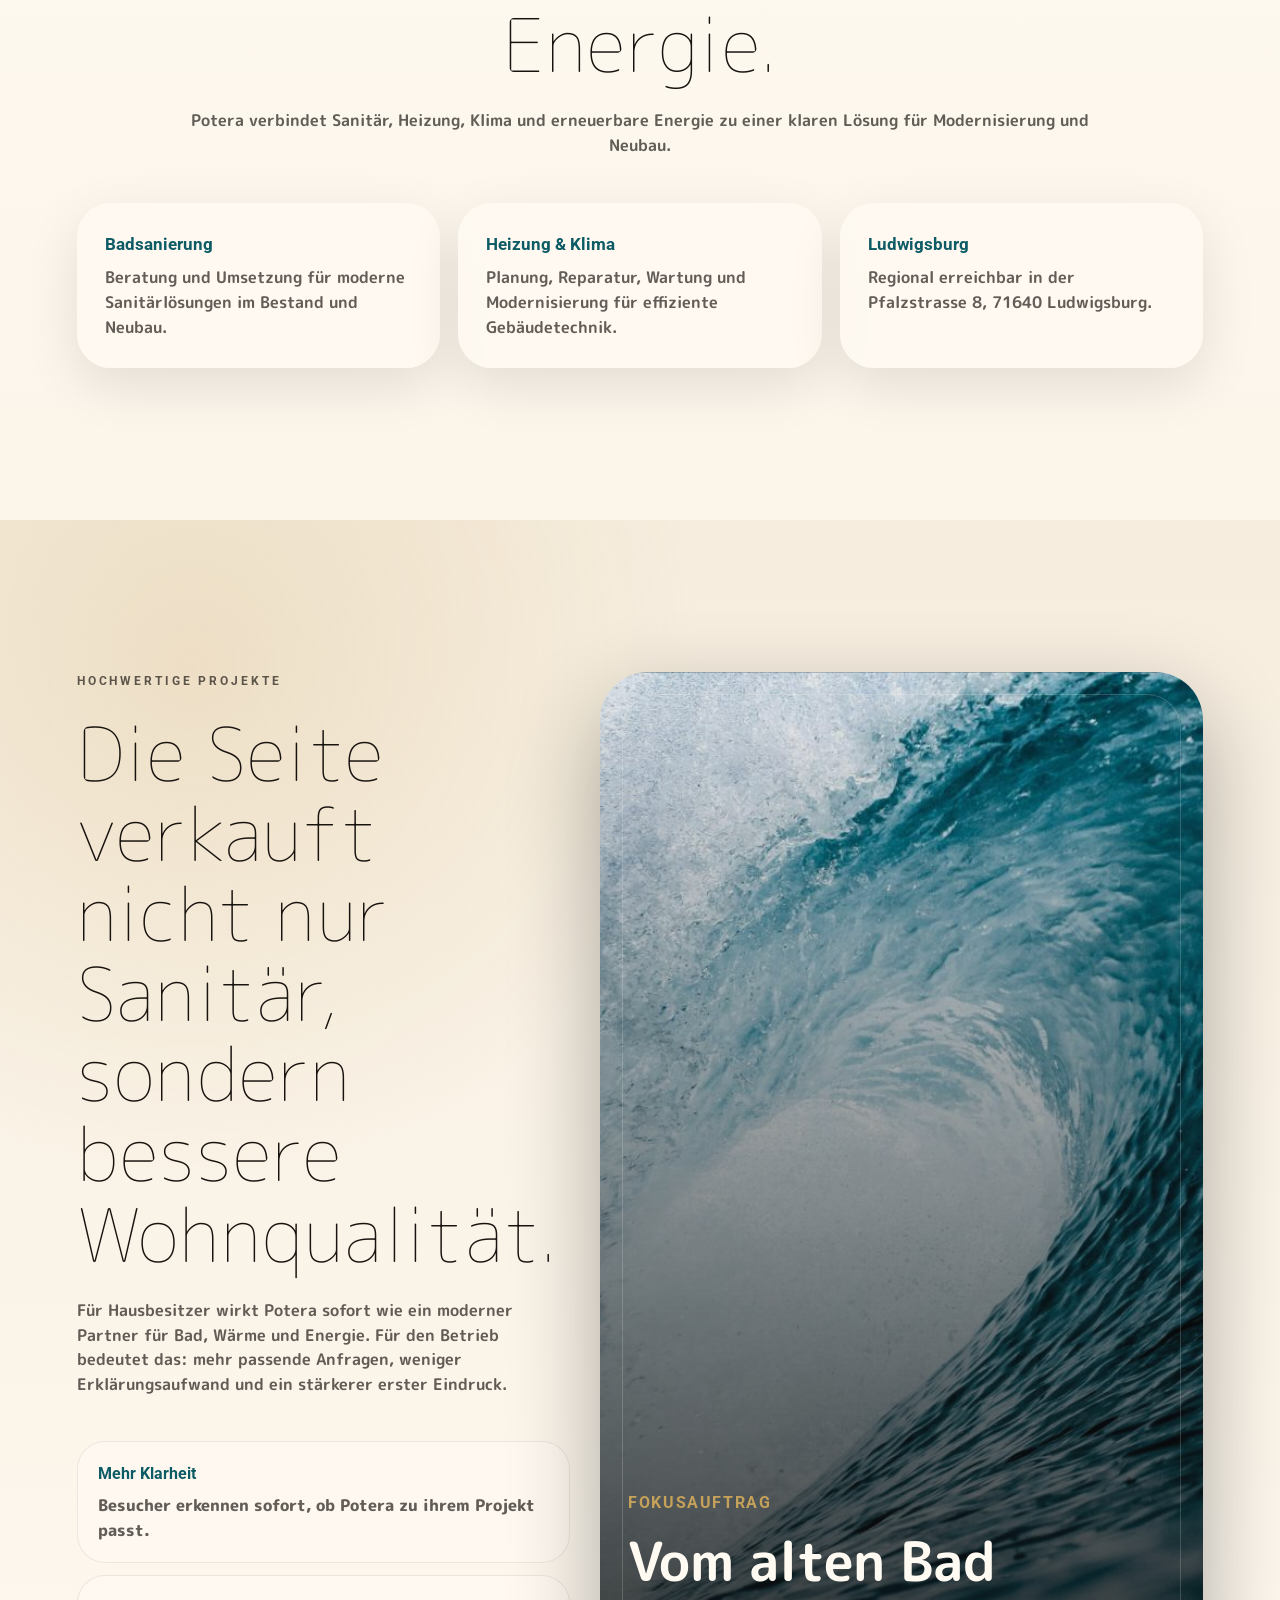
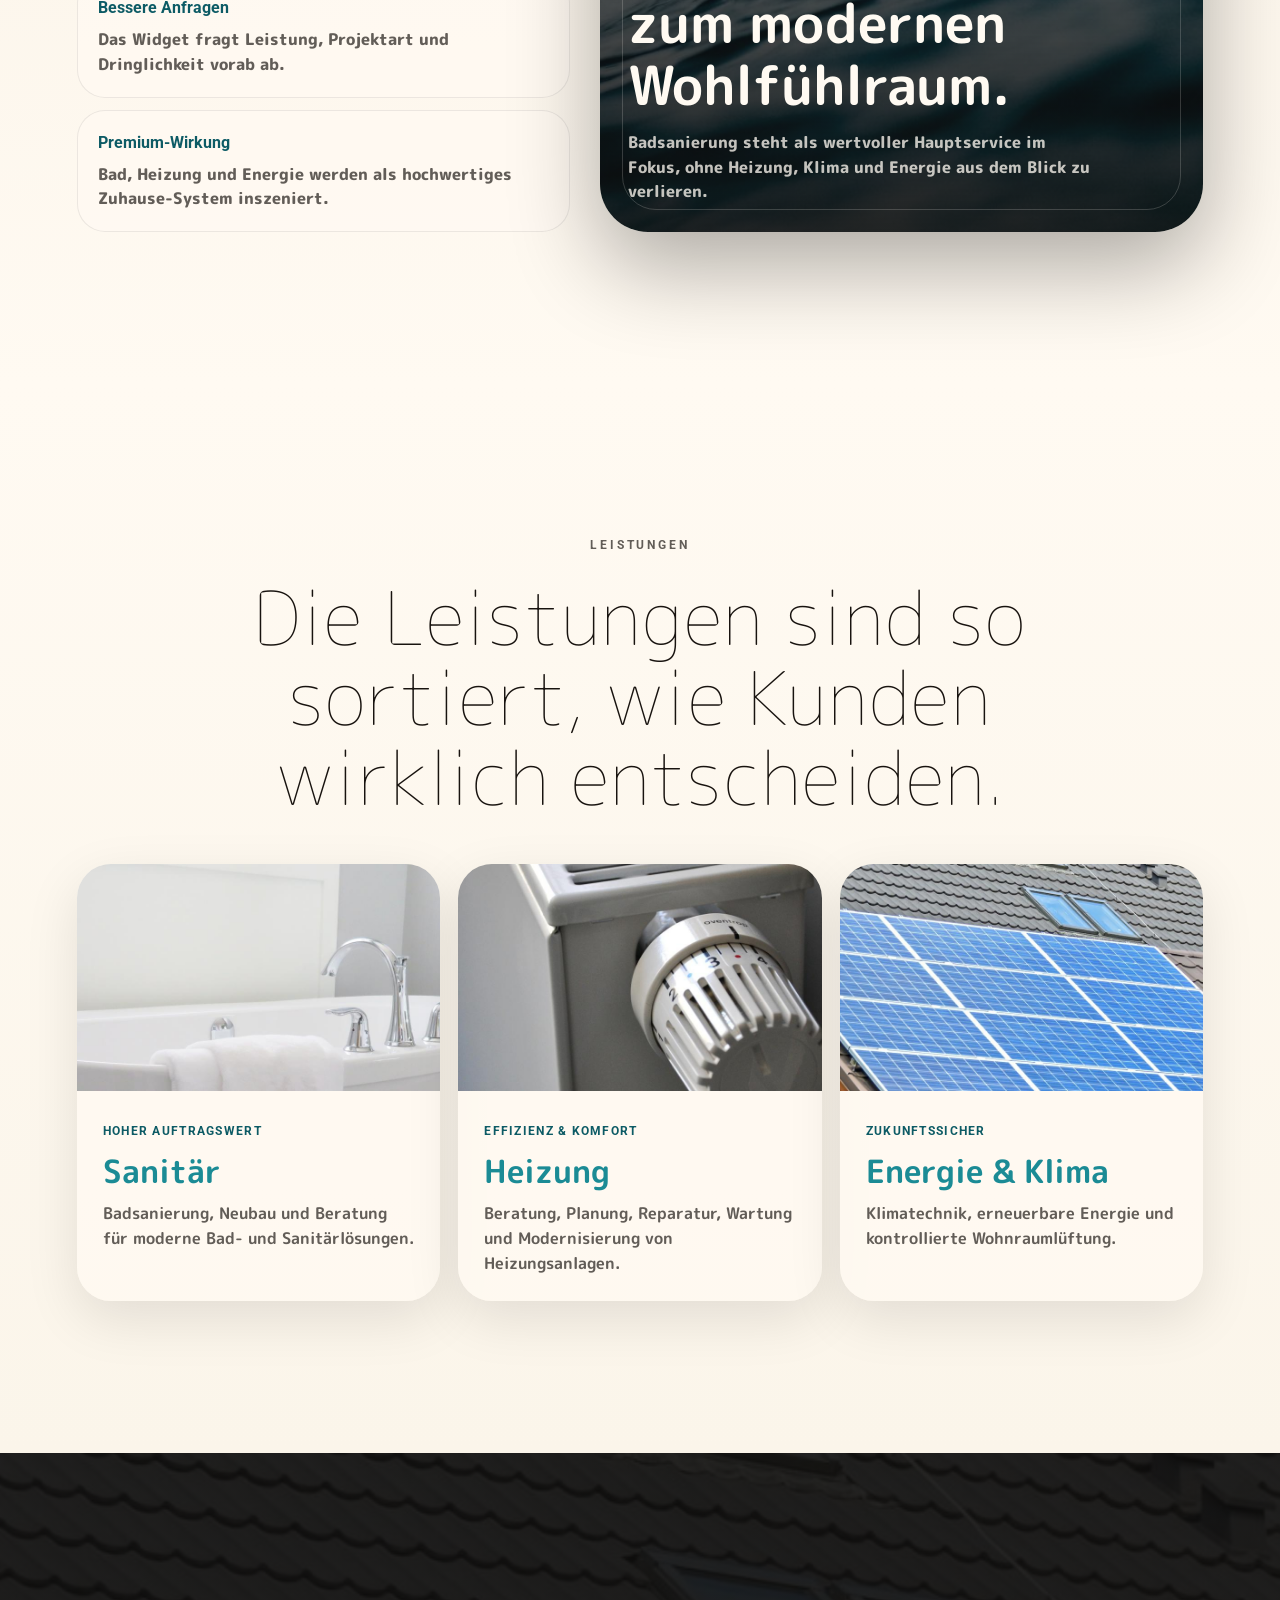
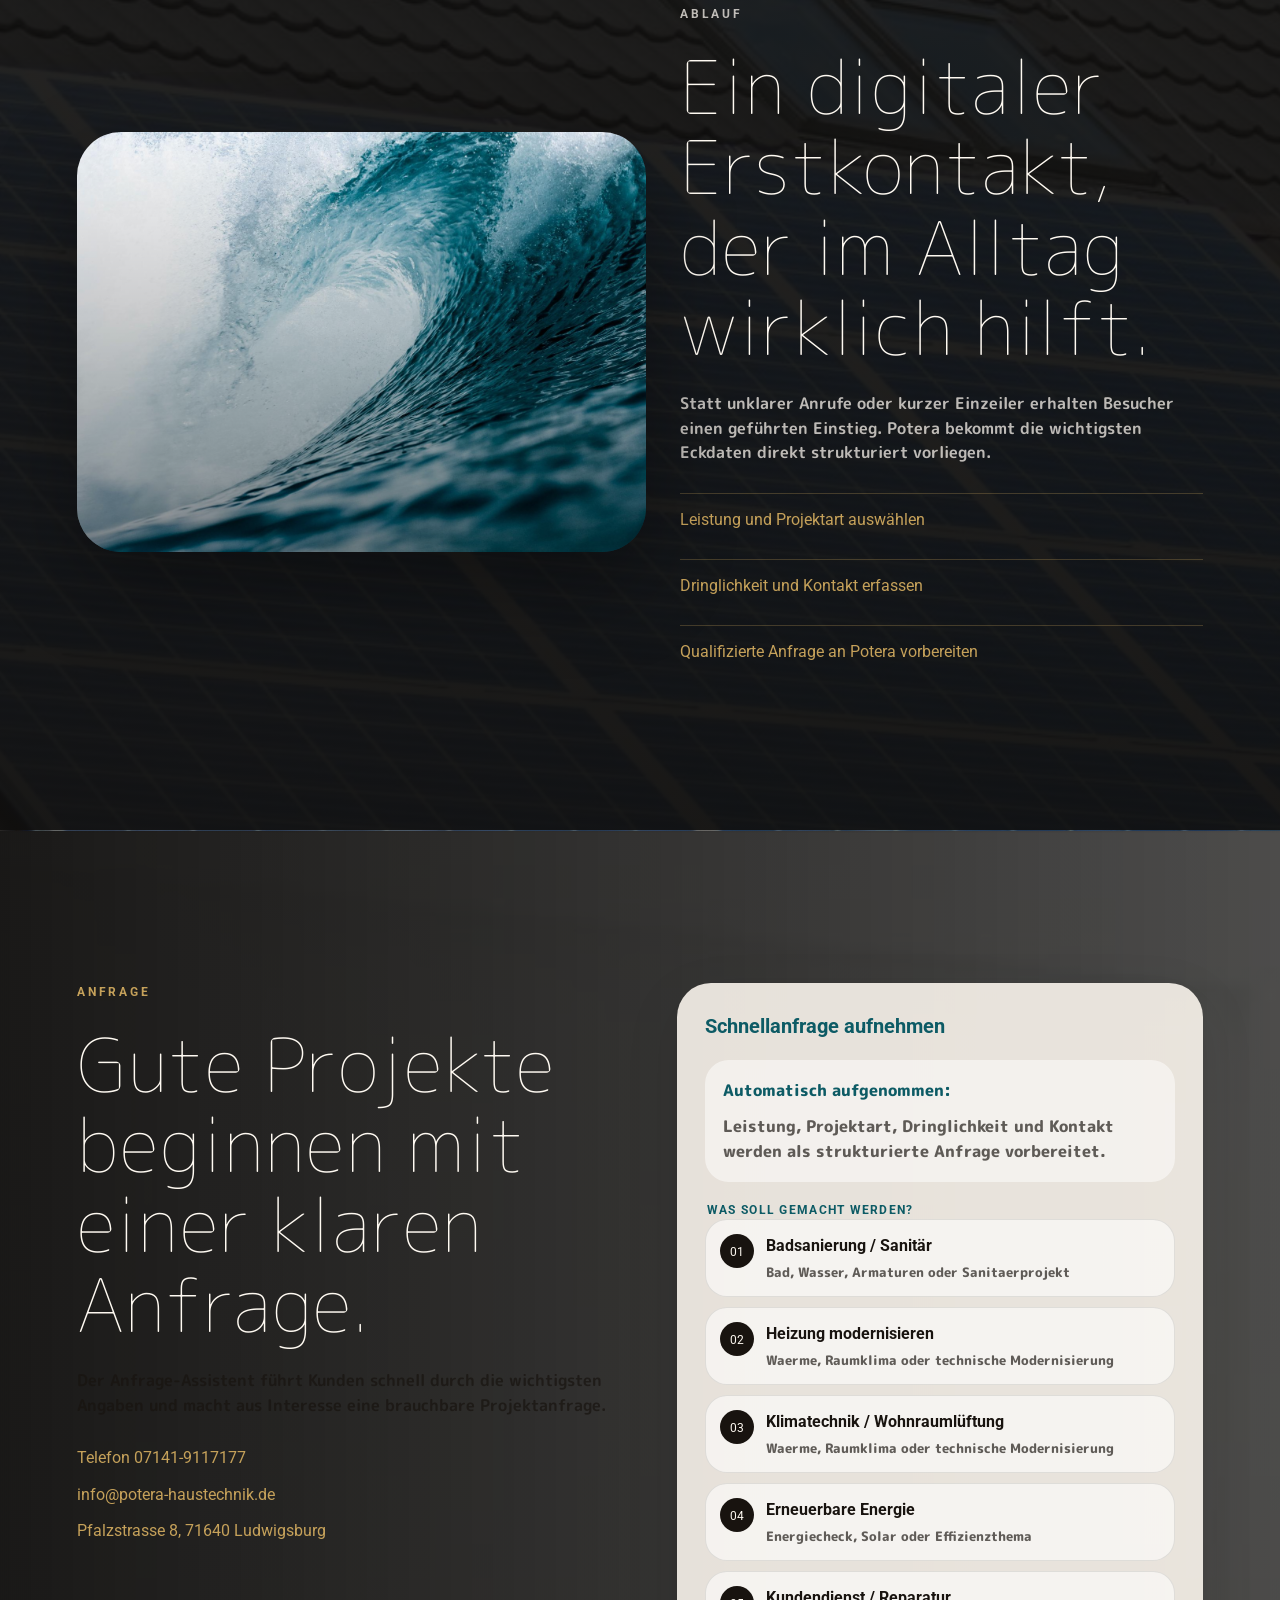
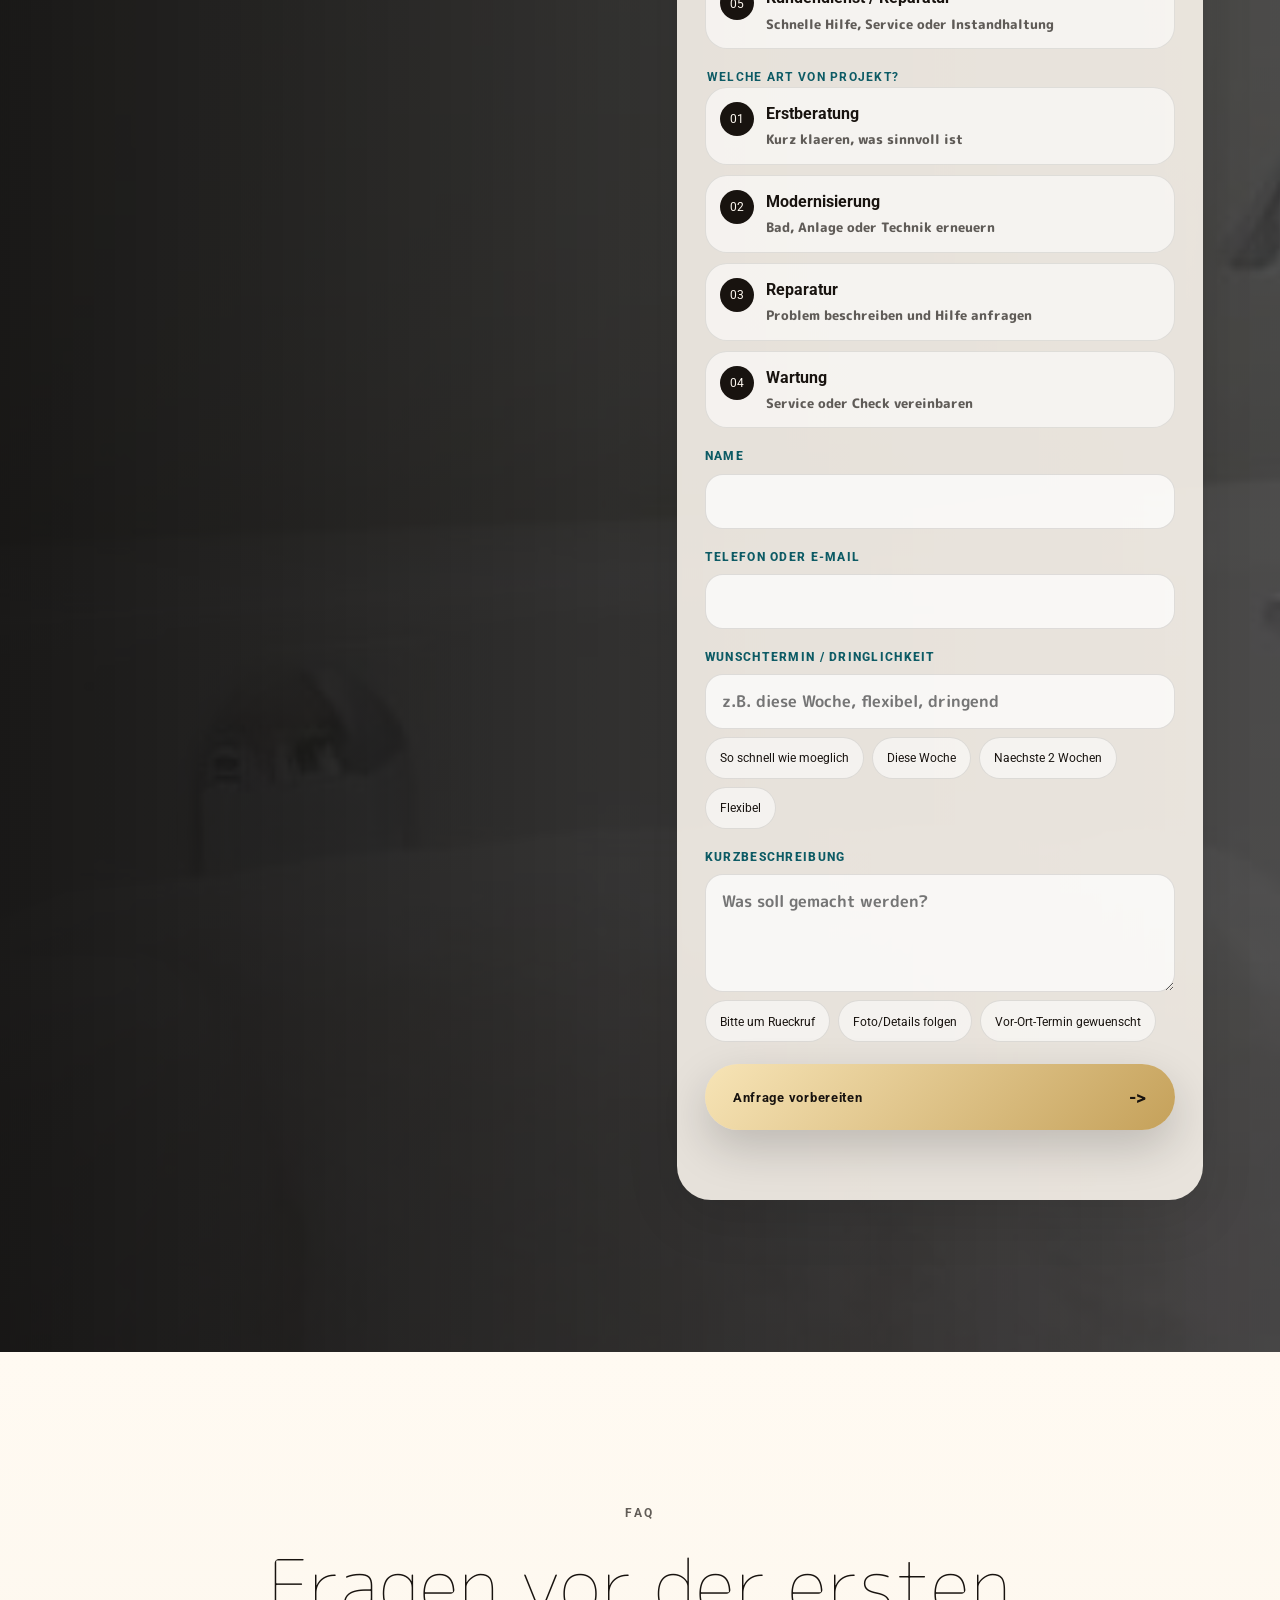
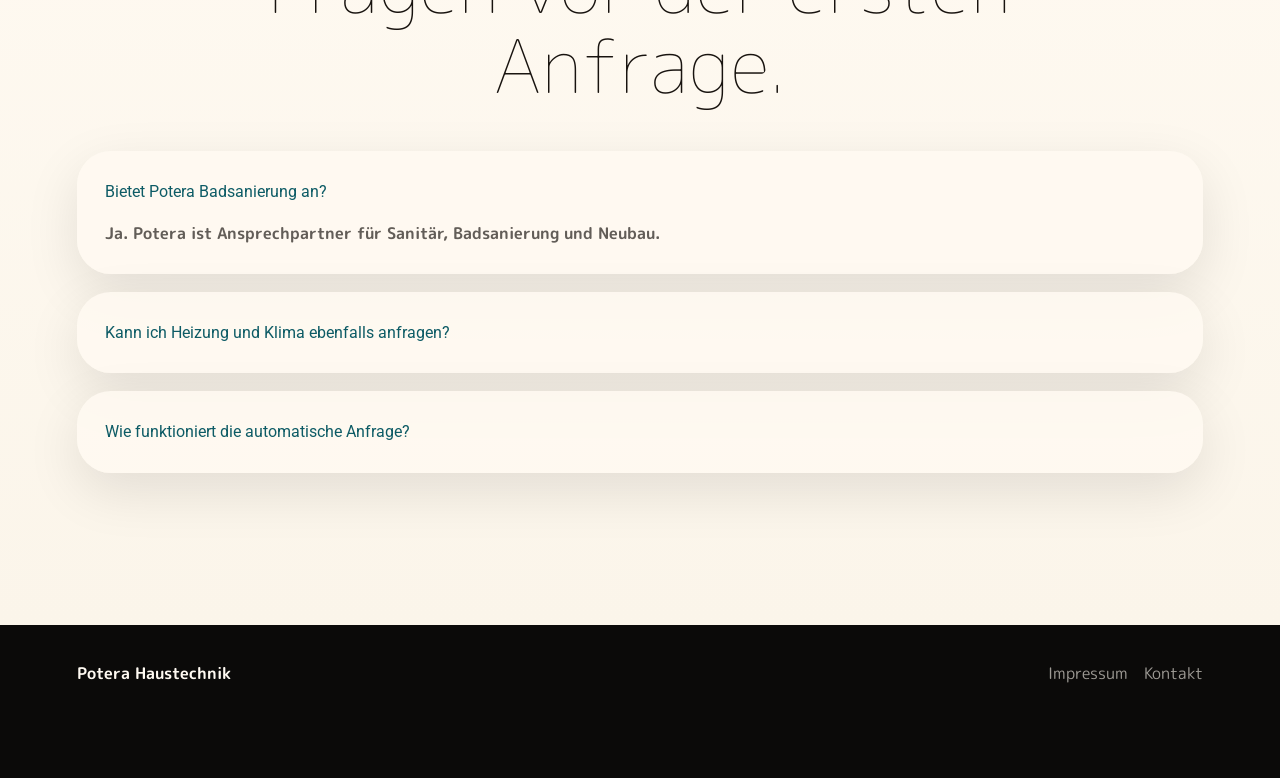
<file: 01-webseiten/shk/potera-haustechnik/index.html>
<!doctype html>
<html lang="de">
  <head>
    <meta charset="utf-8" />
    <meta name="viewport" content="width=device-width, initial-scale=1" />
    <meta
      name="description"
      content="Potera Haustechnik in Ludwigsburg: Sanit&auml;r, Badsanierung, Heizung, Klima, erneuerbare Energie und Kundendienst."
    />
    <title>Potera Haustechnik</title>
    <link rel="stylesheet" href="styles.css" />
  </head>
  <body>
    <header class="site-header">
      <a class="brand" href="#top">
        <img src="assets/logo.jpg" alt="Potera Haustechnik Logo" />
        <span>Potera</span>
      </a>
      <nav aria-label="Navigation">
        <a href="#vertrauen">Vertrauen</a>
        <a href="#leistungen">Leistungen</a>
        <a href="#anfrage">Anfrage</a>
      </nav>
      <a class="header-cta" href="#anfrage">Anfrage starten</a>
    </header>

    <main id="top">
      <section class="hero">
        <div class="hero-inner">
          <p class="eyebrow">Sanit&auml;r & Heizungstechnik in Ludwigsburg</p>
          <h1>Moderne Haustechnik f&uuml;r Bad, W&auml;rme und gutes Wohnen.</h1>
          <p class="hero-copy">
            Potera Haustechnik plant und betreut Sanit&auml;r, Badsanierung,
            Heizung, Klimatechnik, erneuerbare Energie und Kundendienst.
          </p>
          <div class="hero-badges" aria-label="Schwerpunkte">
            <span>Premium-Badsanierung</span>
            <span>Heizung modernisieren</span>
            <span>Energie & Klima</span>
          </div>
          <div class="actions">
            <a class="btn btn-primary" href="#anfrage">Projekt anfragen</a>
            <a class="btn btn-secondary" href="tel:+4971419117177">07141-9117177</a>
          </div>
        </div>
      </section>

      <section class="proof" id="vertrauen">
        <div class="section-heading">
          <p class="section-kicker">Warum Potera</p>
          <h2>Ein Ansprechpartner f&uuml;r Komfort, Technik und Energie.</h2>
          <p>
            Potera verbindet Sanit&auml;r, Heizung, Klima und erneuerbare Energie
            zu einer klaren L&ouml;sung f&uuml;r Modernisierung und Neubau.
          </p>
        </div>
        <div class="proof-grid">
          <article class="proof-card">
            <strong>Badsanierung</strong>
            <p>Beratung und Umsetzung f&uuml;r moderne Sanit&auml;rl&ouml;sungen im Bestand und Neubau.</p>
          </article>
          <article class="proof-card">
            <strong>Heizung & Klima</strong>
            <p>Planung, Reparatur, Wartung und Modernisierung f&uuml;r effiziente Geb&auml;udetechnik.</p>
          </article>
          <article class="proof-card">
            <strong>Ludwigsburg</strong>
            <p>Regional erreichbar in der Pfalzstrasse 8, 71640 Ludwigsburg.</p>
          </article>
        </div>
      </section>

      <section class="signature">
        <div class="signature-layout">
          <div class="signature-copy">
            <p class="section-kicker">Hochwertige Projekte</p>
            <h2>Die Seite verkauft nicht nur Sanit&auml;r, sondern bessere Wohnqualit&auml;t.</h2>
            <p>
              F&uuml;r Hausbesitzer wirkt Potera sofort wie ein moderner Partner f&uuml;r
              Bad, W&auml;rme und Energie. F&uuml;r den Betrieb bedeutet das: mehr passende
              Anfragen, weniger Erkl&auml;rungsaufwand und ein st&auml;rkerer erster Eindruck.
            </p>
            <div class="signature-stack">
              <article>
                <strong>Mehr Klarheit</strong>
                <span>Besucher erkennen sofort, ob Potera zu ihrem Projekt passt.</span>
              </article>
              <article>
                <strong>Bessere Anfragen</strong>
                <span>Das Widget fragt Leistung, Projektart und Dringlichkeit vorab ab.</span>
              </article>
              <article>
                <strong>Premium-Wirkung</strong>
                <span>Bad, Heizung und Energie werden als hochwertiges Zuhause-System inszeniert.</span>
              </article>
            </div>
          </div>
          <div class="project-panel">
            <div class="project-panel-content">
              <strong>Fokusauftrag</strong>
              <h3>Vom alten Bad zum modernen Wohlf&uuml;hlraum.</h3>
              <p>
                Badsanierung steht als wertvoller Hauptservice im Fokus, ohne Heizung,
                Klima und Energie aus dem Blick zu verlieren.
              </p>
            </div>
          </div>
        </div>
      </section>

      <section class="services" id="leistungen">
        <div class="section-heading">
          <p class="section-kicker">Leistungen</p>
          <h2>Die Leistungen sind so sortiert, wie Kunden wirklich entscheiden.</h2>
        </div>
        <div class="service-grid">
          <article class="service-card">
            <img src="assets/hero.jpeg" alt="Modernes Bad mit Badewanne" />
            <div>
              <strong>Hoher Auftragswert</strong>
              <h3>Sanit&auml;r</h3>
              <p>Badsanierung, Neubau und Beratung f&uuml;r moderne Bad- und Sanit&auml;rl&ouml;sungen.</p>
            </div>
          </article>
          <article class="service-card">
            <img src="assets/heating.jpg" alt="Heizungstechnik" />
            <div>
              <strong>Effizienz & Komfort</strong>
              <h3>Heizung</h3>
              <p>Beratung, Planung, Reparatur, Wartung und Modernisierung von Heizungsanlagen.</p>
            </div>
          </article>
          <article class="service-card">
            <img src="assets/solar.jpg" alt="Solarmodule" />
            <div>
              <strong>Zukunftssicher</strong>
              <h3>Energie & Klima</h3>
              <p>Klimatechnik, erneuerbare Energie und kontrollierte Wohnrauml&uuml;ftung.</p>
            </div>
          </article>
        </div>
      </section>

      <section class="dark-section">
        <div class="split">
          <div class="split-media" aria-label="Wasser und Haustechnik"></div>
          <div class="split-copy">
            <p class="section-kicker">Ablauf</p>
            <h2>Ein digitaler Erstkontakt, der im Alltag wirklich hilft.</h2>
            <p>
              Statt unklarer Anrufe oder kurzer Einzeiler erhalten Besucher einen
              gef&uuml;hrten Einstieg. Potera bekommt die wichtigsten Eckdaten direkt
              strukturiert vorliegen.
            </p>
            <ul class="mini-list">
              <li>Leistung und Projektart ausw&auml;hlen</li>
              <li>Dringlichkeit und Kontakt erfassen</li>
              <li>Qualifizierte Anfrage an Potera vorbereiten</li>
            </ul>
          </div>
        </div>
      </section>

      <section class="booking" id="anfrage">
        <div>
          <p class="section-kicker">Anfrage</p>
          <h2>Gute Projekte beginnen mit einer klaren Anfrage.</h2>
          <p class="booking-copy">
            Der Anfrage-Assistent f&uuml;hrt Kunden schnell durch die wichtigsten
            Angaben und macht aus Interesse eine brauchbare Projektanfrage.
          </p>
          <div class="contact-lines">
            <a href="tel:+4971419117177">Telefon 07141-9117177</a>
            <a href="mailto:info@potera-haustechnik.de">info@potera-haustechnik.de</a>
            <span>Pfalzstrasse 8, 71640 Ludwigsburg</span>
          </div>
        </div>
        <div class="booking-panel">
          <strong>Schnellanfrage aufnehmen</strong>
          <p class="intake-note">
            <span>Automatisch aufgenommen:</span>
            Leistung, Projektart, Dringlichkeit und Kontakt werden als strukturierte Anfrage vorbereitet.
          </p>
          <form class="inquiry-form" data-mailto="info@potera-haustechnik.de" data-company="Potera Haustechnik">
            <label>
              <span>Anliegen</span>
              <select name="service" required>
                <option value="">Bitte ausw&auml;hlen</option>
                <option>Badsanierung / Sanit&auml;r</option>
                <option>Heizung modernisieren</option>
                <option>Klimatechnik / Wohnrauml&uuml;ftung</option>
                <option>Erneuerbare Energie</option>
                <option>Kundendienst / Reparatur</option>
              </select>
            </label>
            <label>
              <span>Name</span>
              <input name="name" autocomplete="name" required />
            </label>
            <label>
              <span>Telefon oder E-Mail</span>
              <input name="contact" autocomplete="tel" required />
            </label>
            <label>
              <span>Wunschtermin / Dringlichkeit</span>
              <input name="timing" placeholder="z.B. diese Woche, flexibel, dringend" />
            </label>
            <label>
              <span>Kurzbeschreibung</span>
              <textarea name="message" placeholder="Was soll gemacht werden?"></textarea>
            </label>
            <button class="btn btn-primary" type="submit">Anfrage vorbereiten</button>
            <p class="form-status" aria-live="polite"></p>
          </form>
        </div>
      </section>

      <section class="faq">
        <div class="section-heading">
          <p class="section-kicker">FAQ</p>
          <h2>Fragen vor der ersten Anfrage.</h2>
        </div>
        <div class="faq-list">
          <details open>
            <summary>Bietet Potera Badsanierung an?</summary>
            <p>Ja. Potera ist Ansprechpartner f&uuml;r Sanit&auml;r, Badsanierung und Neubau.</p>
          </details>
          <details>
            <summary>Kann ich Heizung und Klima ebenfalls anfragen?</summary>
            <p>Ja. Heizung, Klimatechnik und erneuerbare Energie sind ebenfalls Teil des Leistungsspektrums.</p>
          </details>
          <details>
            <summary>Wie funktioniert die automatische Anfrage?</summary>
            <p>Nach dem Ausf&uuml;llen wird eine vorbereitete E-Mail mit allen Angaben ge&ouml;ffnet.</p>
          </details>
        </div>
      </section>
    </main>

    <footer>
      <strong>Potera Haustechnik</strong>
      <div>
        <a href="http://potera-haustechnik.de/impressum/">Impressum</a>
        <a href="https://potera-haustechnik.de/kontakt/">Kontakt</a>
      </div>
    </footer>

    <script src="../_shared/inquiry.js"></script>
  </body>
</html>
</file>
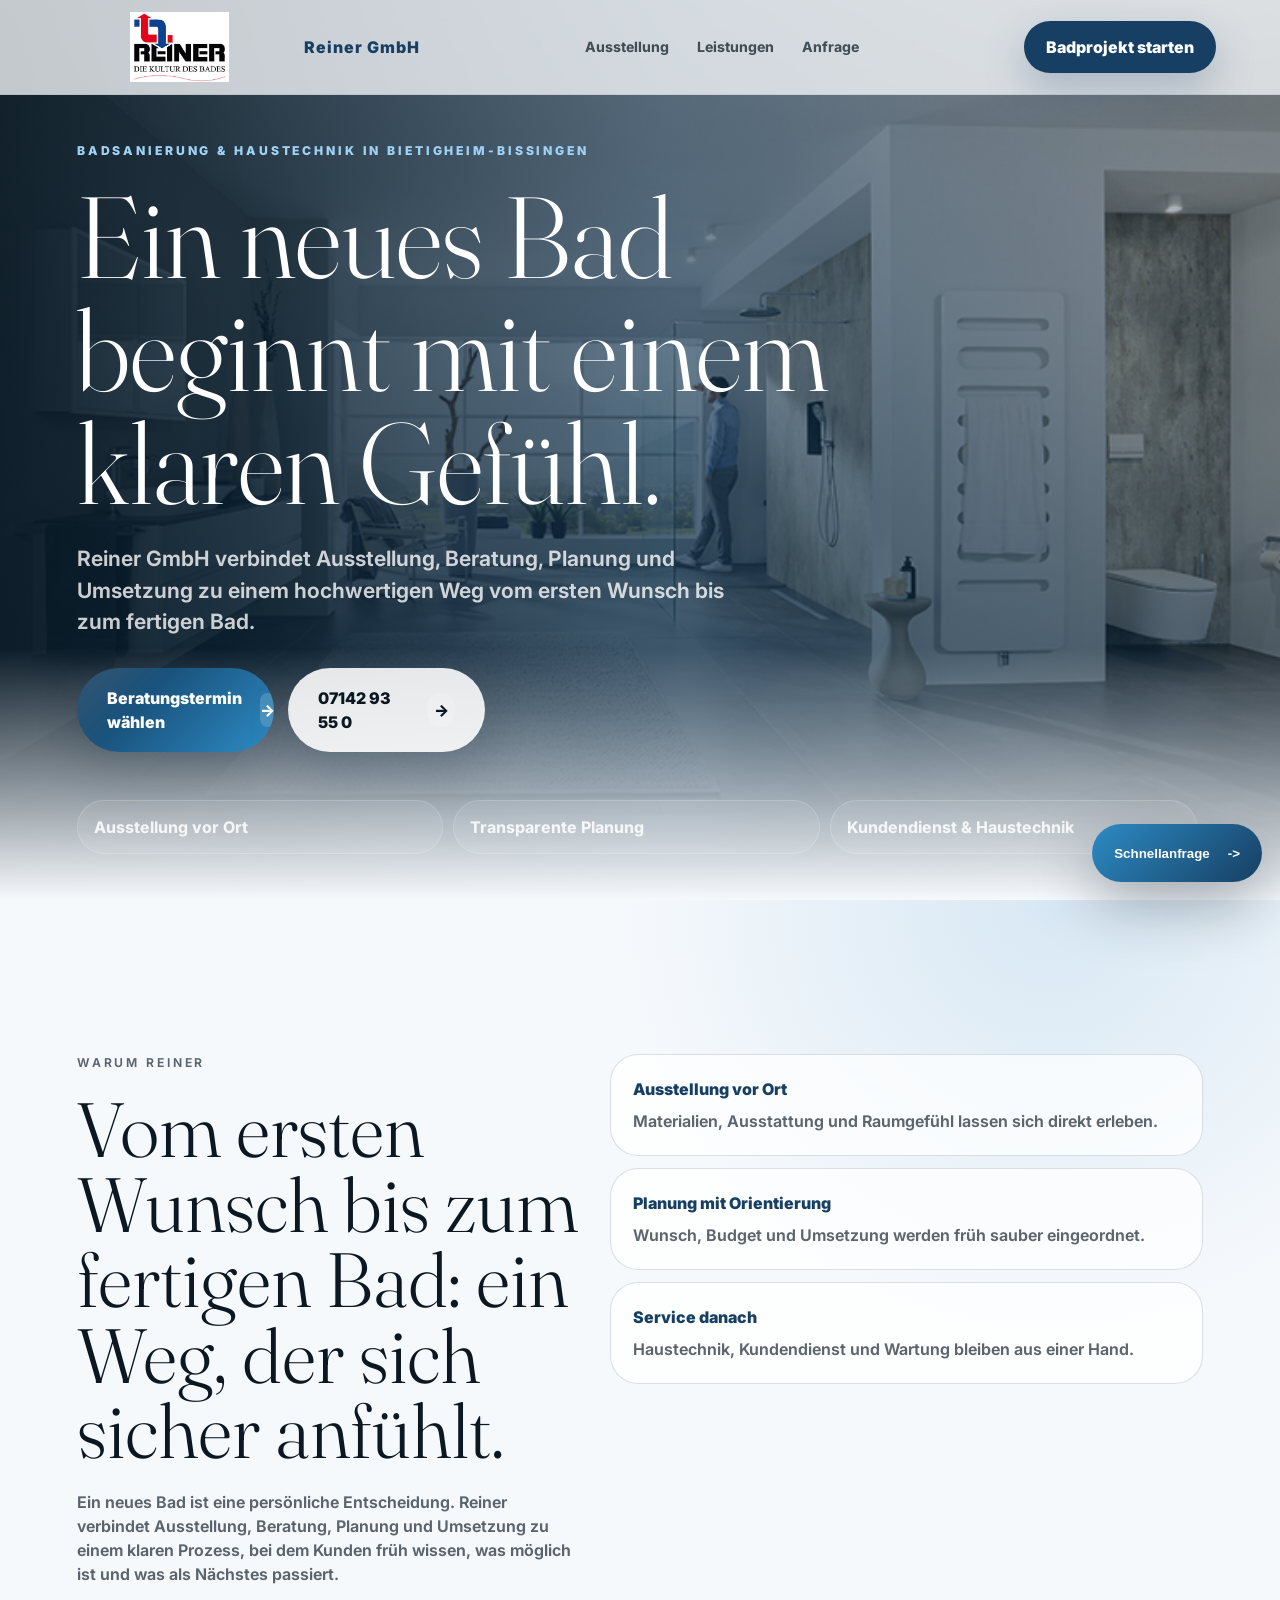
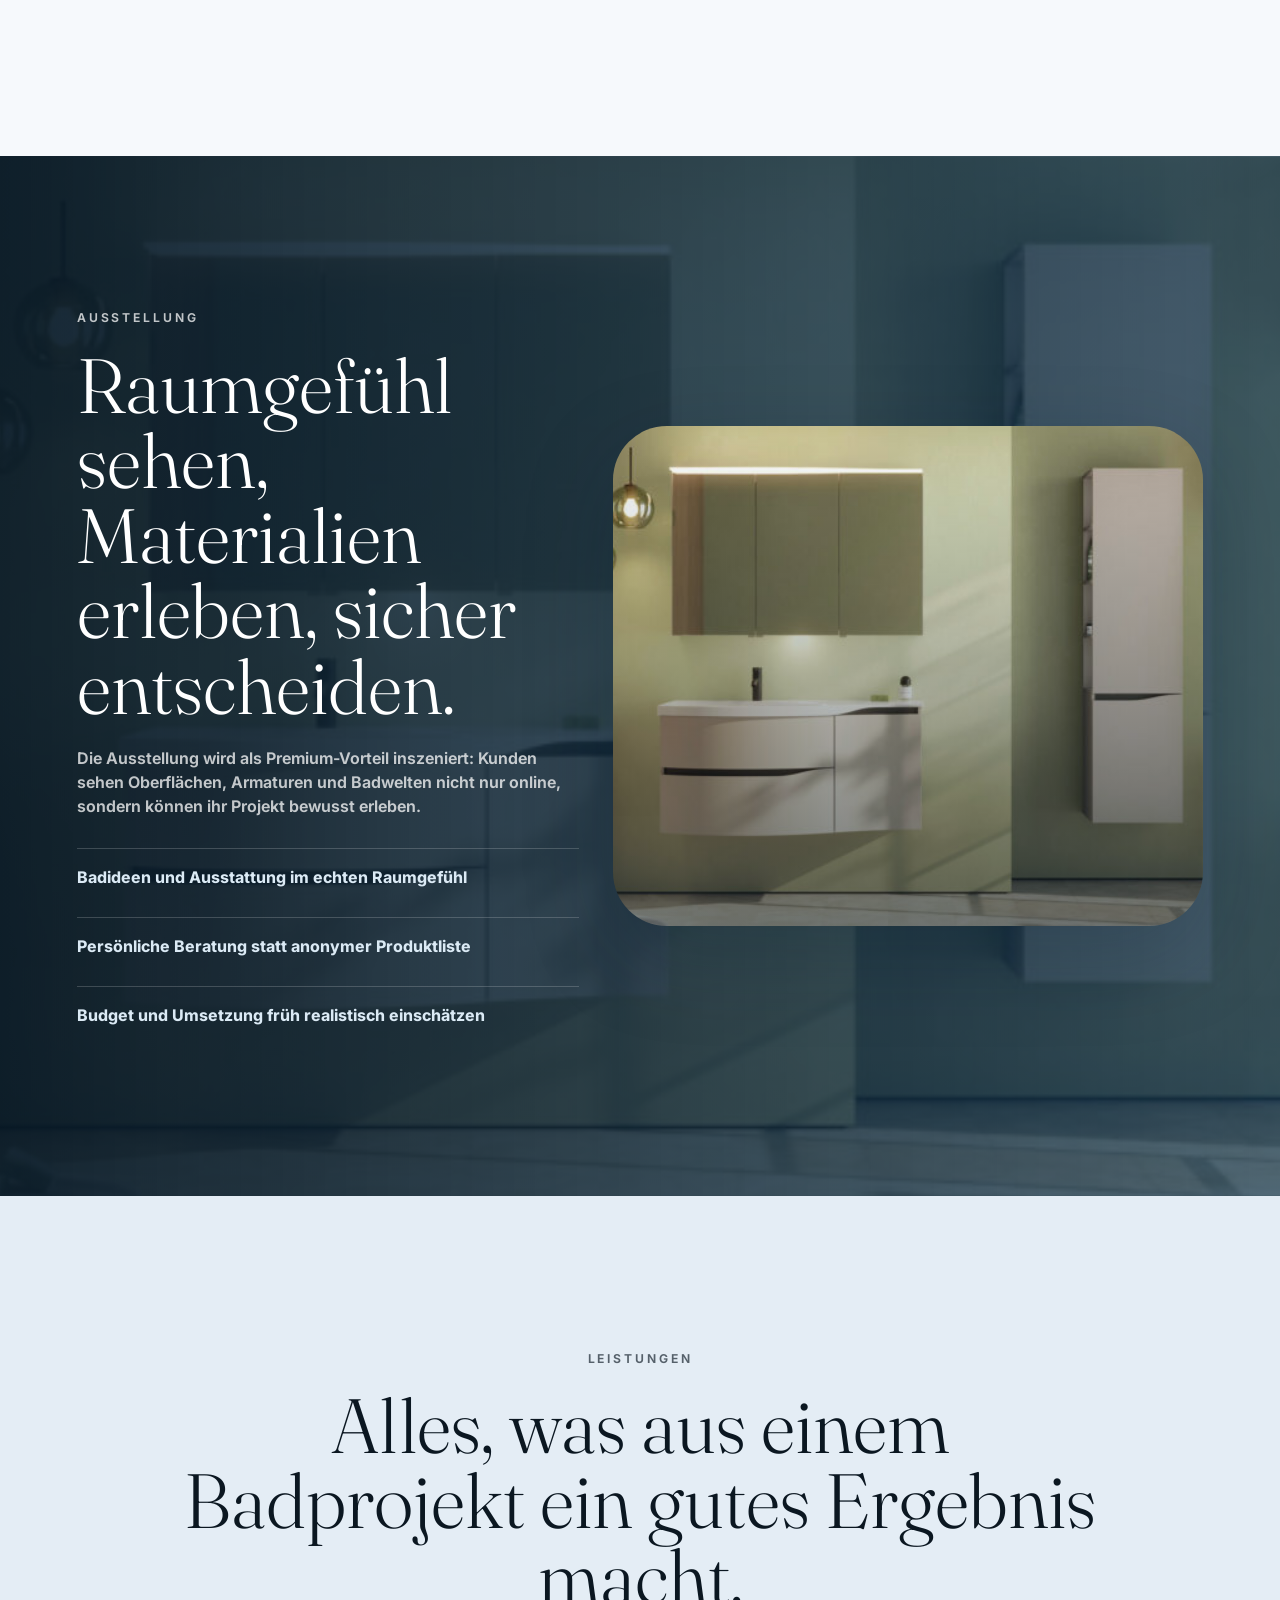
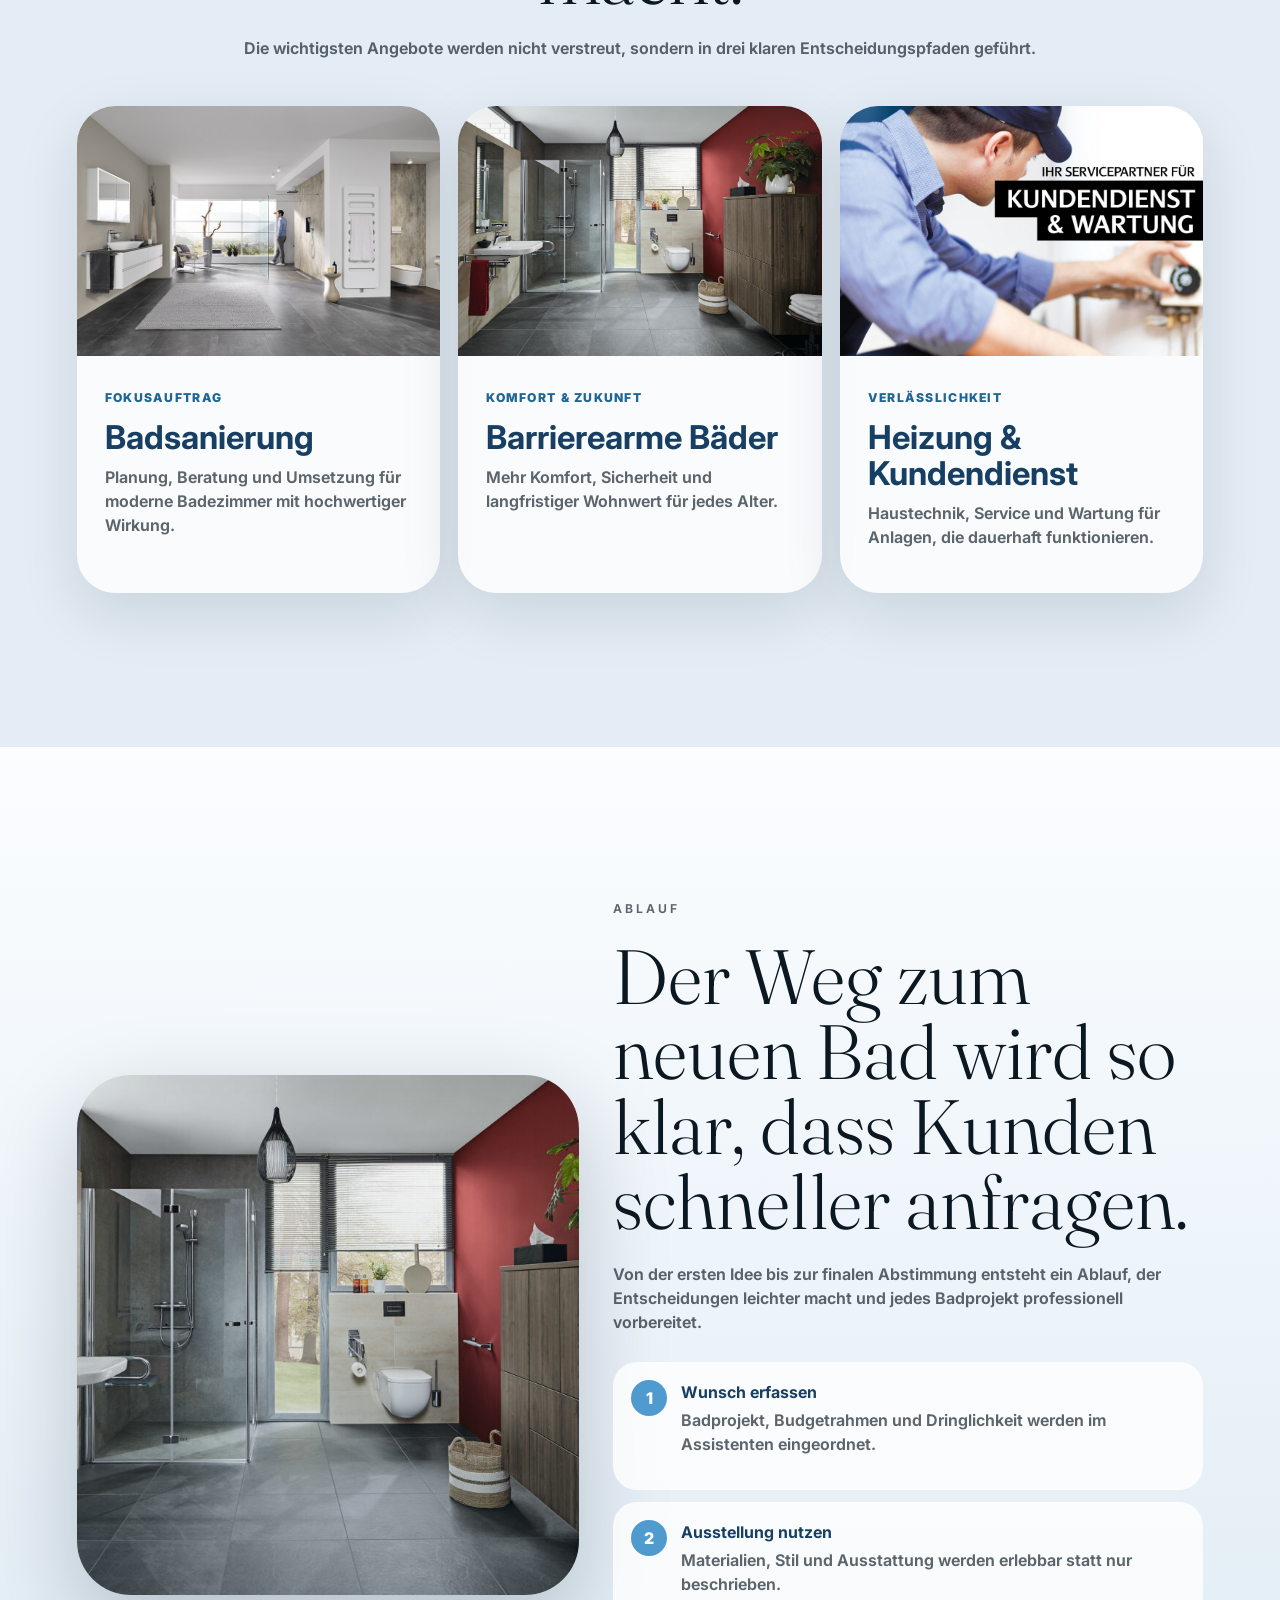
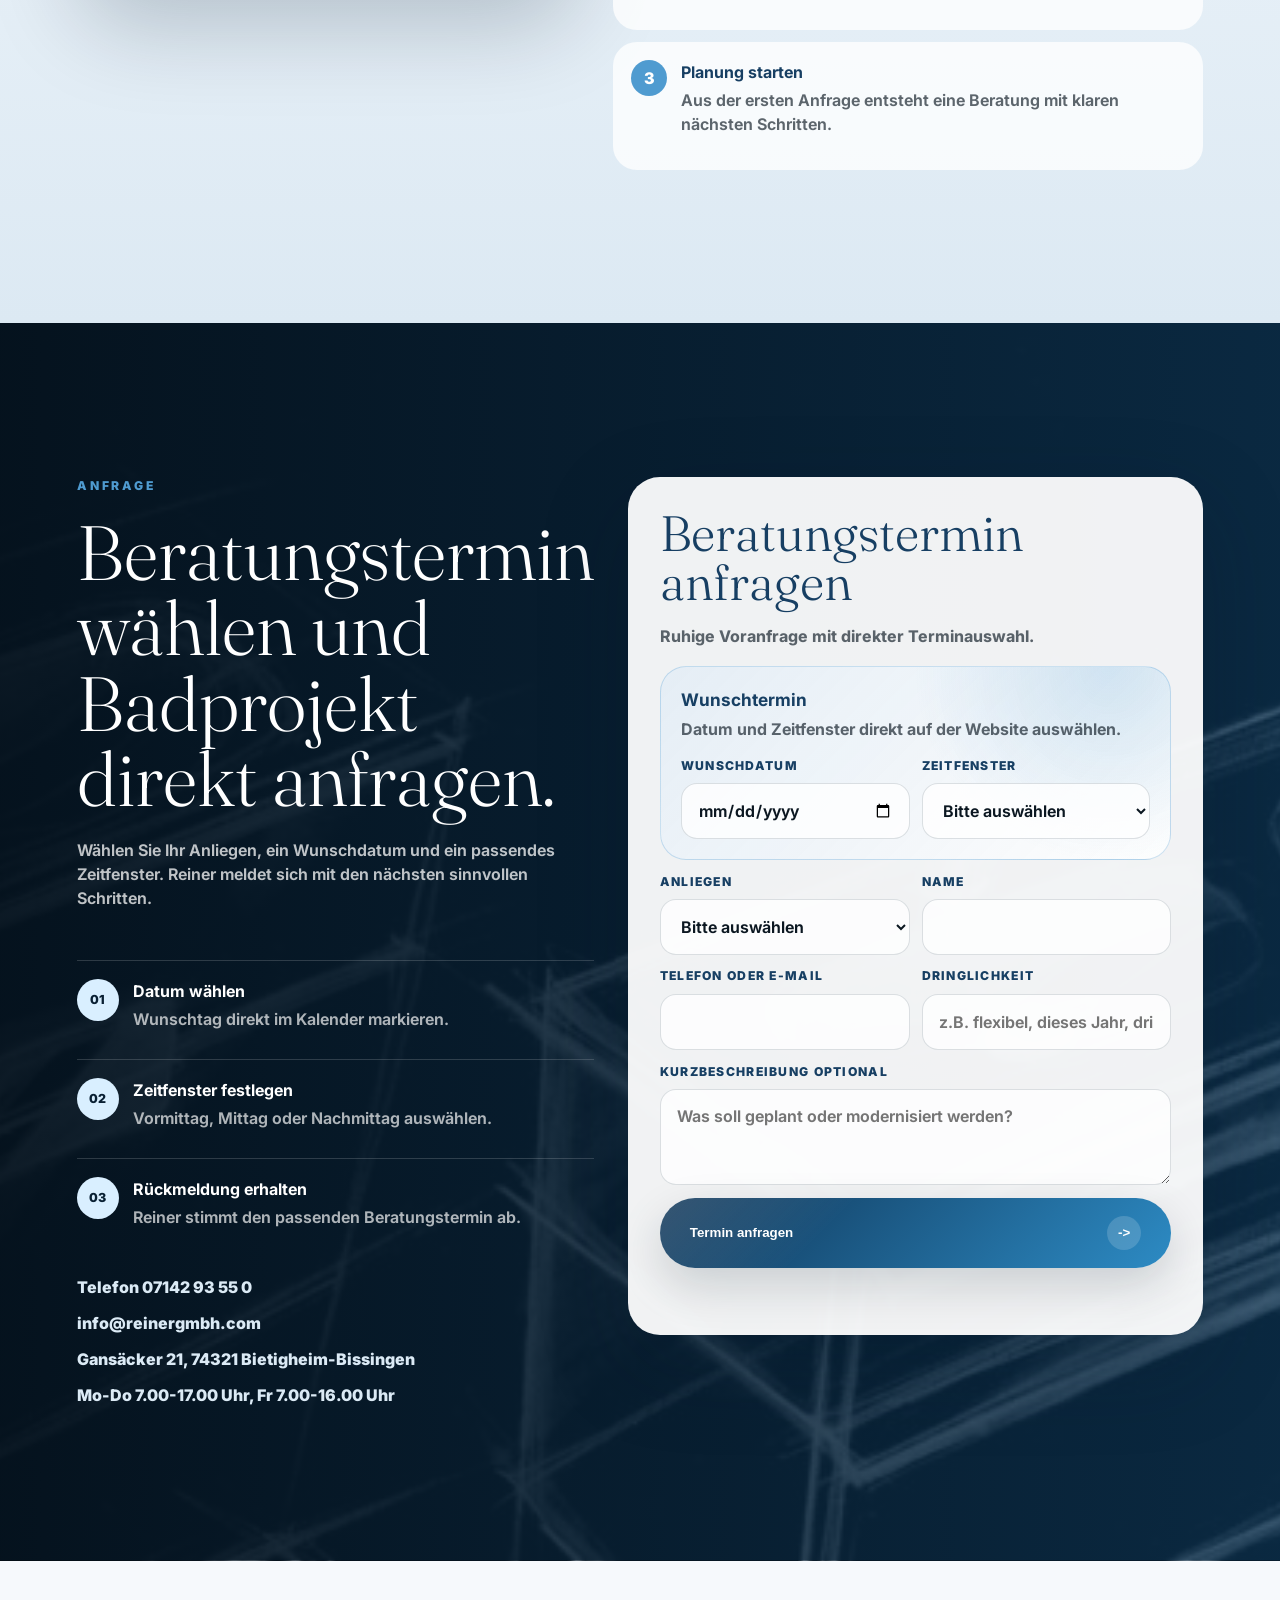
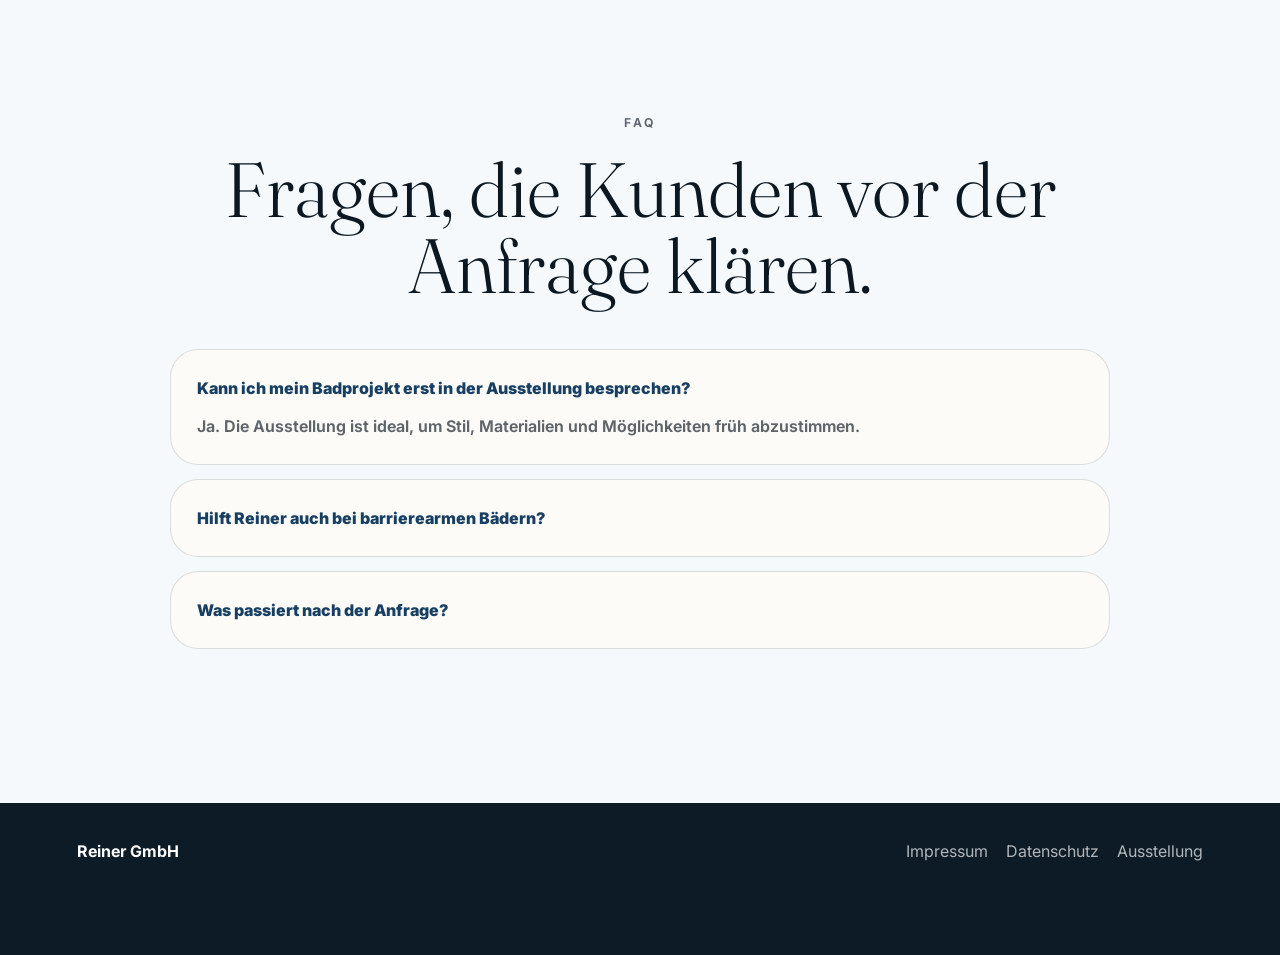
<file: 01-webseiten/shk/reiner-gmbh/index.html>
<!doctype html>
<html lang="de">
  <head>
    <meta charset="utf-8" />
    <meta name="viewport" content="width=device-width, initial-scale=1" />
    <meta
      name="description"
      content="Reiner GmbH in Bietigheim-Bissingen: Badsanierung, Ausstellung, Heizung, Haustechnik und Kundendienst."
    />
    <title>Reiner GmbH | Bad & Haustechnik</title>
    <link rel="stylesheet" href="styles.css" />
  </head>
  <body class="variant-blue">
    <header class="site-header">
      <a class="brand" href="#top">
        <img src="assets/logo.jpeg" alt="Reiner GmbH Logo" />
        <span>Reiner GmbH</span>
      </a>
      <nav aria-label="Navigation">
        <a href="#ausstellung">Ausstellung</a>
        <a href="#leistungen">Leistungen</a>
        <a href="#anfrage">Anfrage</a>
      </nav>
      <a class="header-cta" href="#anfrage">Badprojekt starten</a>
    </header>

    <main id="top">
      <section class="hero">
        <div class="hero-content">
          <p class="eyebrow">Badsanierung & Haustechnik in Bietigheim-Bissingen</p>
          <h1>Ein neues Bad beginnt mit einem klaren Gef&uuml;hl.</h1>
          <p class="hero-copy">
            Reiner GmbH verbindet Ausstellung, Beratung, Planung und Umsetzung
            zu einem hochwertigen Weg vom ersten Wunsch bis zum fertigen Bad.
          </p>
          <div class="hero-actions">
            <a class="btn btn-primary" href="#anfrage">Beratungstermin w&auml;hlen</a>
            <a class="btn btn-secondary" href="tel:+49714293550">07142 93 55 0</a>
          </div>
        </div>
        <div class="hero-facts" aria-label="Vertrauen">
          <span>Ausstellung vor Ort</span>
          <span>Transparente Planung</span>
          <span>Kundendienst & Haustechnik</span>
        </div>
      </section>

      <section class="intro">
        <div class="intro-grid">
          <div class="intro-copy">
            <p class="section-kicker">Warum Reiner</p>
            <h2>Vom ersten Wunsch bis zum fertigen Bad: ein Weg, der sich sicher anf&uuml;hlt.</h2>
            <p>
              Ein neues Bad ist eine pers&ouml;nliche Entscheidung. Reiner verbindet
              Ausstellung, Beratung, Planung und Umsetzung zu einem klaren Prozess,
              bei dem Kunden fr&uuml;h wissen, was m&ouml;glich ist und was als N&auml;chstes passiert.
            </p>
          </div>
          <div class="trust-strip">
            <article>
              <strong>Ausstellung vor Ort</strong>
              <p>Materialien, Ausstattung und Raumgef&uuml;hl lassen sich direkt erleben.</p>
            </article>
            <article>
              <strong>Planung mit Orientierung</strong>
              <p>Wunsch, Budget und Umsetzung werden fr&uuml;h sauber eingeordnet.</p>
            </article>
            <article>
              <strong>Service danach</strong>
              <p>Haustechnik, Kundendienst und Wartung bleiben aus einer Hand.</p>
            </article>
          </div>
        </div>
      </section>

      <section class="showroom" id="ausstellung">
        <div class="showroom-layout">
          <div class="showroom-copy">
            <p class="section-kicker">Ausstellung</p>
            <h2>Raumgef&uuml;hl sehen, Materialien erleben, sicher entscheiden.</h2>
            <p>
              Die Ausstellung wird als Premium-Vorteil inszeniert: Kunden sehen
              Oberfl&auml;chen, Armaturen und Badwelten nicht nur online, sondern
              k&ouml;nnen ihr Projekt bewusst erleben.
            </p>
            <ul class="showroom-list">
              <li>Badideen und Ausstattung im echten Raumgef&uuml;hl</li>
              <li>Pers&ouml;nliche Beratung statt anonymer Produktliste</li>
              <li>Budget und Umsetzung fr&uuml;h realistisch einsch&auml;tzen</li>
            </ul>
          </div>
          <div class="showroom-card" aria-label="Moderne Bad-Ausstellung"></div>
        </div>
      </section>

      <section class="services" id="leistungen">
        <div class="section-heading">
          <p class="section-kicker">Leistungen</p>
          <h2>Alles, was aus einem Badprojekt ein gutes Ergebnis macht.</h2>
          <p>
            Die wichtigsten Angebote werden nicht verstreut, sondern in drei klaren
            Entscheidungspfaden gef&uuml;hrt.
          </p>
        </div>
        <div class="service-grid">
          <article class="service-card">
            <img src="assets/bath-display.jpg" alt="Modernes Bad mit gro&szlig;z&uuml;giger Dusche" />
            <div>
              <strong>Fokusauftrag</strong>
              <h3>Badsanierung</h3>
              <p>Planung, Beratung und Umsetzung f&uuml;r moderne Badezimmer mit hochwertiger Wirkung.</p>
            </div>
          </article>
          <article class="service-card">
            <img src="assets/barrier-free.jpg" alt="Barrierefreies modernes Bad" />
            <div>
              <strong>Komfort & Zukunft</strong>
              <h3>Barrierearme B&auml;der</h3>
              <p>Mehr Komfort, Sicherheit und langfristiger Wohnwert f&uuml;r jedes Alter.</p>
            </div>
          </article>
          <article class="service-card">
            <img src="assets/service.jpg" alt="Kundendienst und Service" />
            <div>
              <strong>Verl&auml;sslichkeit</strong>
              <h3>Heizung & Kundendienst</h3>
              <p>Haustechnik, Service und Wartung f&uuml;r Anlagen, die dauerhaft funktionieren.</p>
            </div>
          </article>
        </div>
      </section>

      <section class="project">
        <div class="project-layout">
          <div class="project-media" aria-label="Barrierefreies Premiumbad"></div>
          <div class="project-copy">
            <p class="section-kicker">Ablauf</p>
            <h2>Der Weg zum neuen Bad wird so klar, dass Kunden schneller anfragen.</h2>
            <p>
              Von der ersten Idee bis zur finalen Abstimmung entsteht ein Ablauf,
              der Entscheidungen leichter macht und jedes Badprojekt professionell vorbereitet.
            </p>
            <div class="project-steps">
              <article>
                <span>1</span>
                <div>
                  <strong>Wunsch erfassen</strong>
                  <p>Badprojekt, Budgetrahmen und Dringlichkeit werden im Assistenten eingeordnet.</p>
                </div>
              </article>
              <article>
                <span>2</span>
                <div>
                  <strong>Ausstellung nutzen</strong>
                  <p>Materialien, Stil und Ausstattung werden erlebbar statt nur beschrieben.</p>
                </div>
              </article>
              <article>
                <span>3</span>
                <div>
                  <strong>Planung starten</strong>
                  <p>Aus der ersten Anfrage entsteht eine Beratung mit klaren n&auml;chsten Schritten.</p>
                </div>
              </article>
            </div>
          </div>
        </div>
      </section>

      <section class="booking-section" id="anfrage">
        <div class="booking booking-clean">
          <div class="booking-copy-panel">
            <p class="section-kicker">Anfrage</p>
            <h2>Beratungstermin w&auml;hlen und Badprojekt direkt anfragen.</h2>
            <p class="booking-copy">
              W&auml;hlen Sie Ihr Anliegen, ein Wunschdatum und ein passendes Zeitfenster.
              Reiner meldet sich mit den n&auml;chsten sinnvollen Schritten.
            </p>
            <div class="appointment-preview" aria-label="Terminablauf">
              <div>
                <span>01</span>
                <strong>Datum w&auml;hlen</strong>
                <p>Wunschtag direkt im Kalender markieren.</p>
              </div>
              <div>
                <span>02</span>
                <strong>Zeitfenster festlegen</strong>
                <p>Vormittag, Mittag oder Nachmittag ausw&auml;hlen.</p>
              </div>
              <div>
                <span>03</span>
                <strong>R&uuml;ckmeldung erhalten</strong>
                <p>Reiner stimmt den passenden Beratungstermin ab.</p>
              </div>
            </div>
            <div class="contact-lines">
              <a href="tel:+49714293550">Telefon 07142 93 55 0</a>
              <a href="mailto:info@reinergmbh.com">info@reinergmbh.com</a>
              <span>Gans&auml;cker 21, 74321 Bietigheim-Bissingen</span>
              <span>Mo-Do 7.00-17.00 Uhr, Fr 7.00-16.00 Uhr</span>
            </div>
          </div>
          <div class="booking-panel">
            <strong>Beratungstermin anfragen</strong>
            <p class="intake-note">Ruhige Voranfrage mit direkter Terminauswahl.</p>
            <form class="inquiry-form compact-intake" data-intake-mode="compact" data-appointment-chips="false" data-mailto="info@reinergmbh.com" data-company="Reiner GmbH">
              <div class="calendar-box">
                <div class="calendar-head">
                  <strong>Wunschtermin</strong>
                  <span>Datum und Zeitfenster direkt auf der Website ausw&auml;hlen.</span>
                </div>
                <div class="calendar-grid">
                  <label>
                    <span>Wunschdatum</span>
                    <input type="date" name="appointmentDate" />
                  </label>
                  <label>
                    <span>Zeitfenster</span>
                    <select name="appointmentTime">
                      <option value="">Bitte ausw&auml;hlen</option>
                      <option>Vormittag 8-11 Uhr</option>
                      <option>Mittag 11-14 Uhr</option>
                      <option>Nachmittag 14-17 Uhr</option>
                      <option>Freitag bis 16 Uhr</option>
                    </select>
                  </label>
                </div>
              </div>
              <div class="form-grid">
                <label>
                  <span>Anliegen</span>
                  <select name="service" required>
                    <option value="">Bitte ausw&auml;hlen</option>
                    <option>Badsanierung</option>
                    <option>Barrierearmes Bad</option>
                    <option>Ausstellung / Beratung</option>
                    <option>Heizung / Haustechnik</option>
                    <option>Kundendienst / Reparatur</option>
                  </select>
                </label>
                <label>
                  <span>Name</span>
                  <input name="name" autocomplete="name" required />
                </label>
                <label>
                  <span>Telefon oder E-Mail</span>
                  <input name="contact" autocomplete="tel" required />
                </label>
                <label>
                  <span>Dringlichkeit</span>
                  <input name="timing" placeholder="z.B. flexibel, dieses Jahr, dringend" />
                </label>
              </div>
              <label>
                <span>Kurzbeschreibung optional</span>
                <textarea name="message" placeholder="Was soll geplant oder modernisiert werden?"></textarea>
              </label>
              <button class="btn btn-primary" type="submit">Termin anfragen</button>
              <p class="form-status" aria-live="polite"></p>
            </form>
          </div>
        </div>
      </section>

      <section class="faq">
        <div class="section-heading">
          <p class="section-kicker">FAQ</p>
          <h2>Fragen, die Kunden vor der Anfrage kl&auml;ren.</h2>
        </div>
        <div class="faq-list">
          <details open>
            <summary>Kann ich mein Badprojekt erst in der Ausstellung besprechen?</summary>
            <p>Ja. Die Ausstellung ist ideal, um Stil, Materialien und M&ouml;glichkeiten fr&uuml;h abzustimmen.</p>
          </details>
          <details>
            <summary>Hilft Reiner auch bei barrierearmen B&auml;dern?</summary>
            <p>Ja. Komfort, Sicherheit und langfristiger Wohnwert werden als eigener Projektpfad gef&uuml;hrt.</p>
          </details>
          <details>
            <summary>Was passiert nach der Anfrage?</summary>
            <p>Ihre Angaben werden strukturiert vorbereitet, damit Reiner den passenden n&auml;chsten Schritt mit Ihnen abstimmen kann.</p>
          </details>
        </div>
      </section>
    </main>

    <footer>
      <strong>Reiner GmbH</strong>
      <div>
        <a href="https://reinergmbh.com/impressum/">Impressum</a>
        <a href="https://reinergmbh.com/datenschutz/">Datenschutz</a>
        <a href="https://reinergmbh.com/ausstellung/">Ausstellung</a>
      </div>
    </footer>

    <script src="../_shared/inquiry.js"></script>
  </body>
</html>
</file>
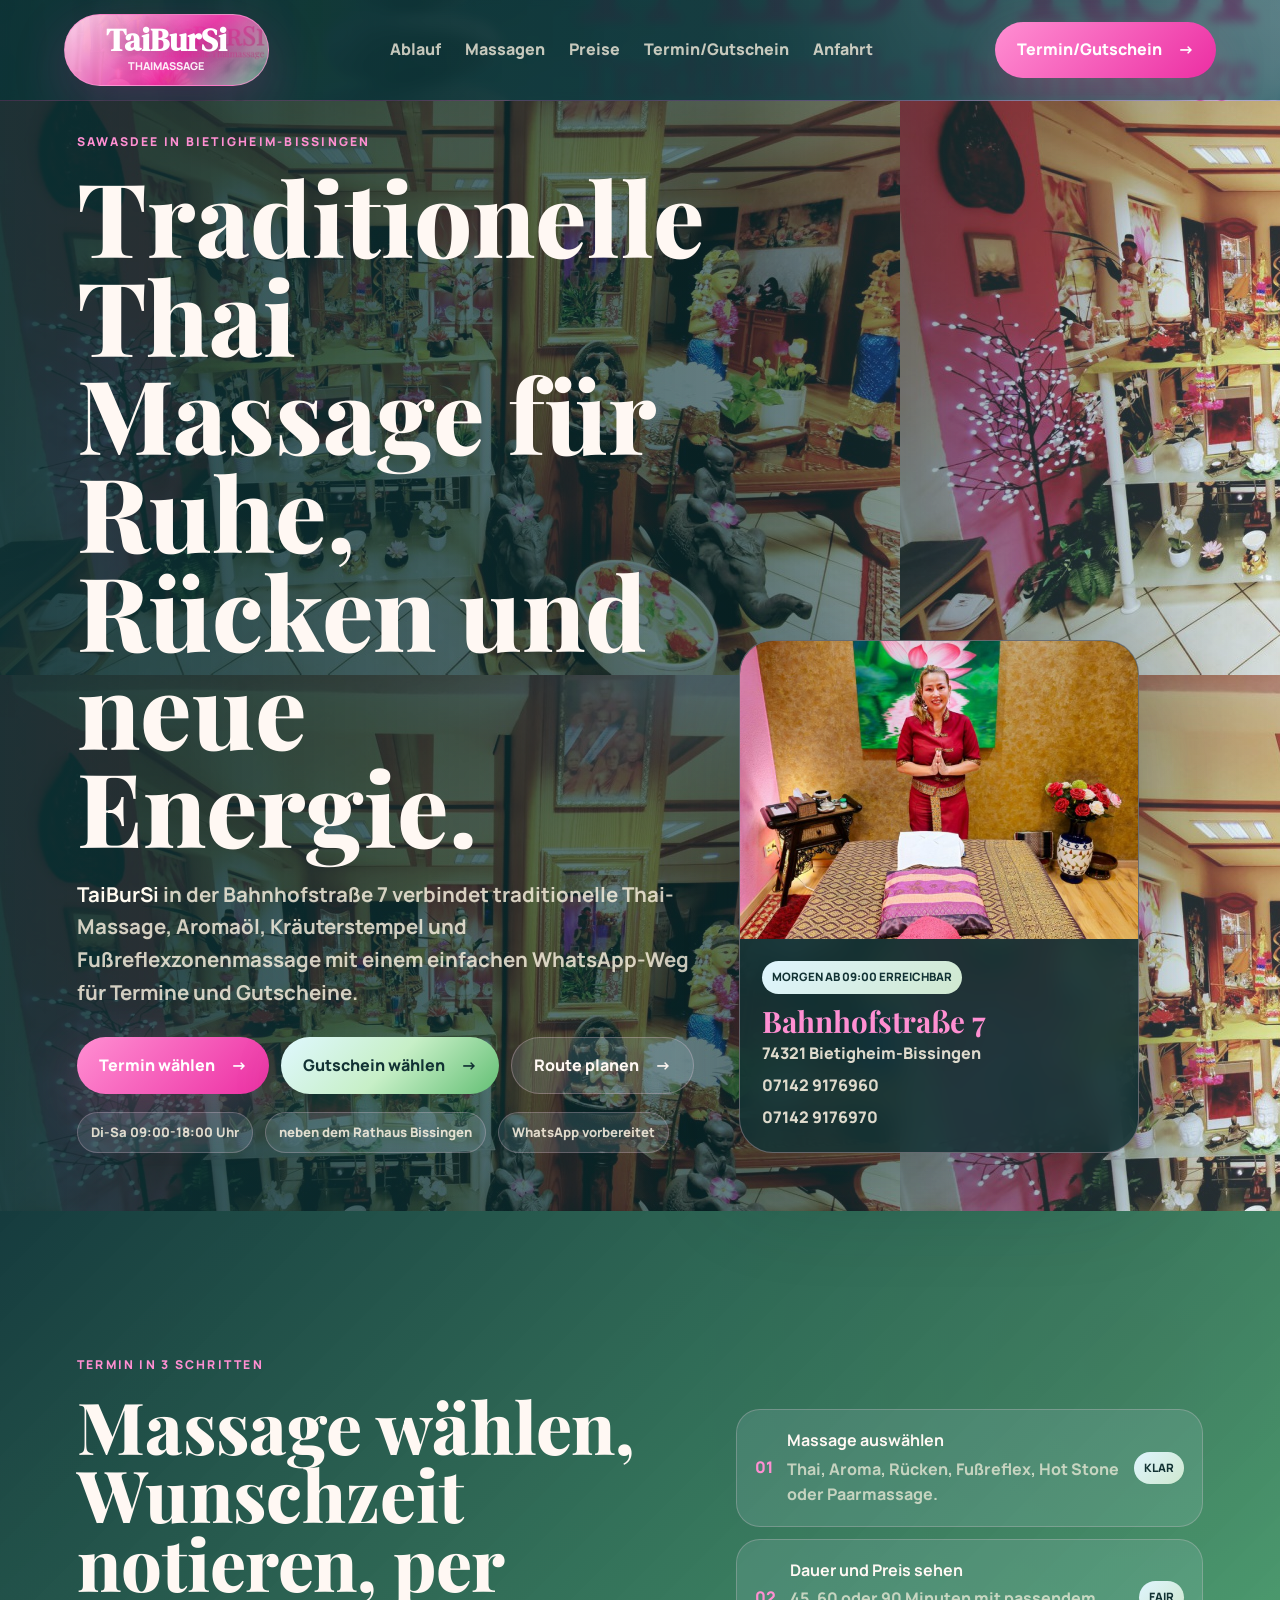
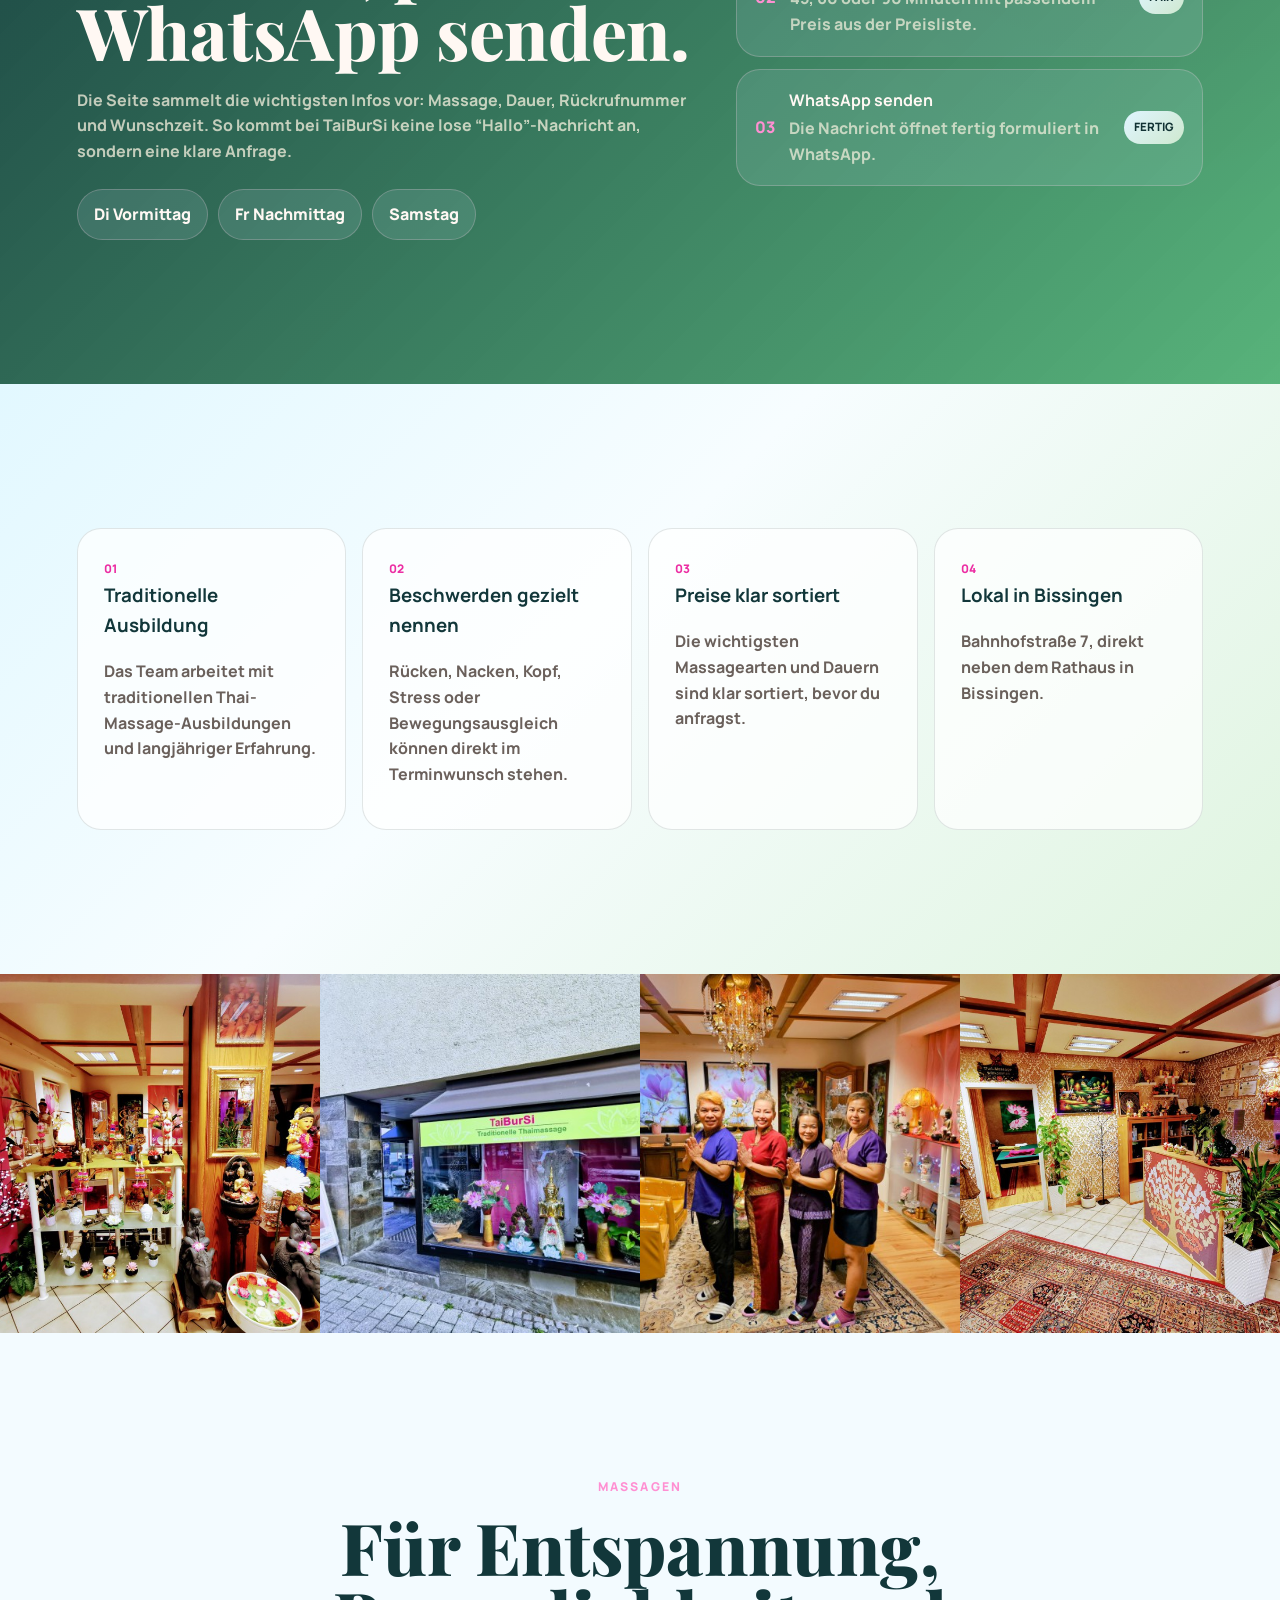
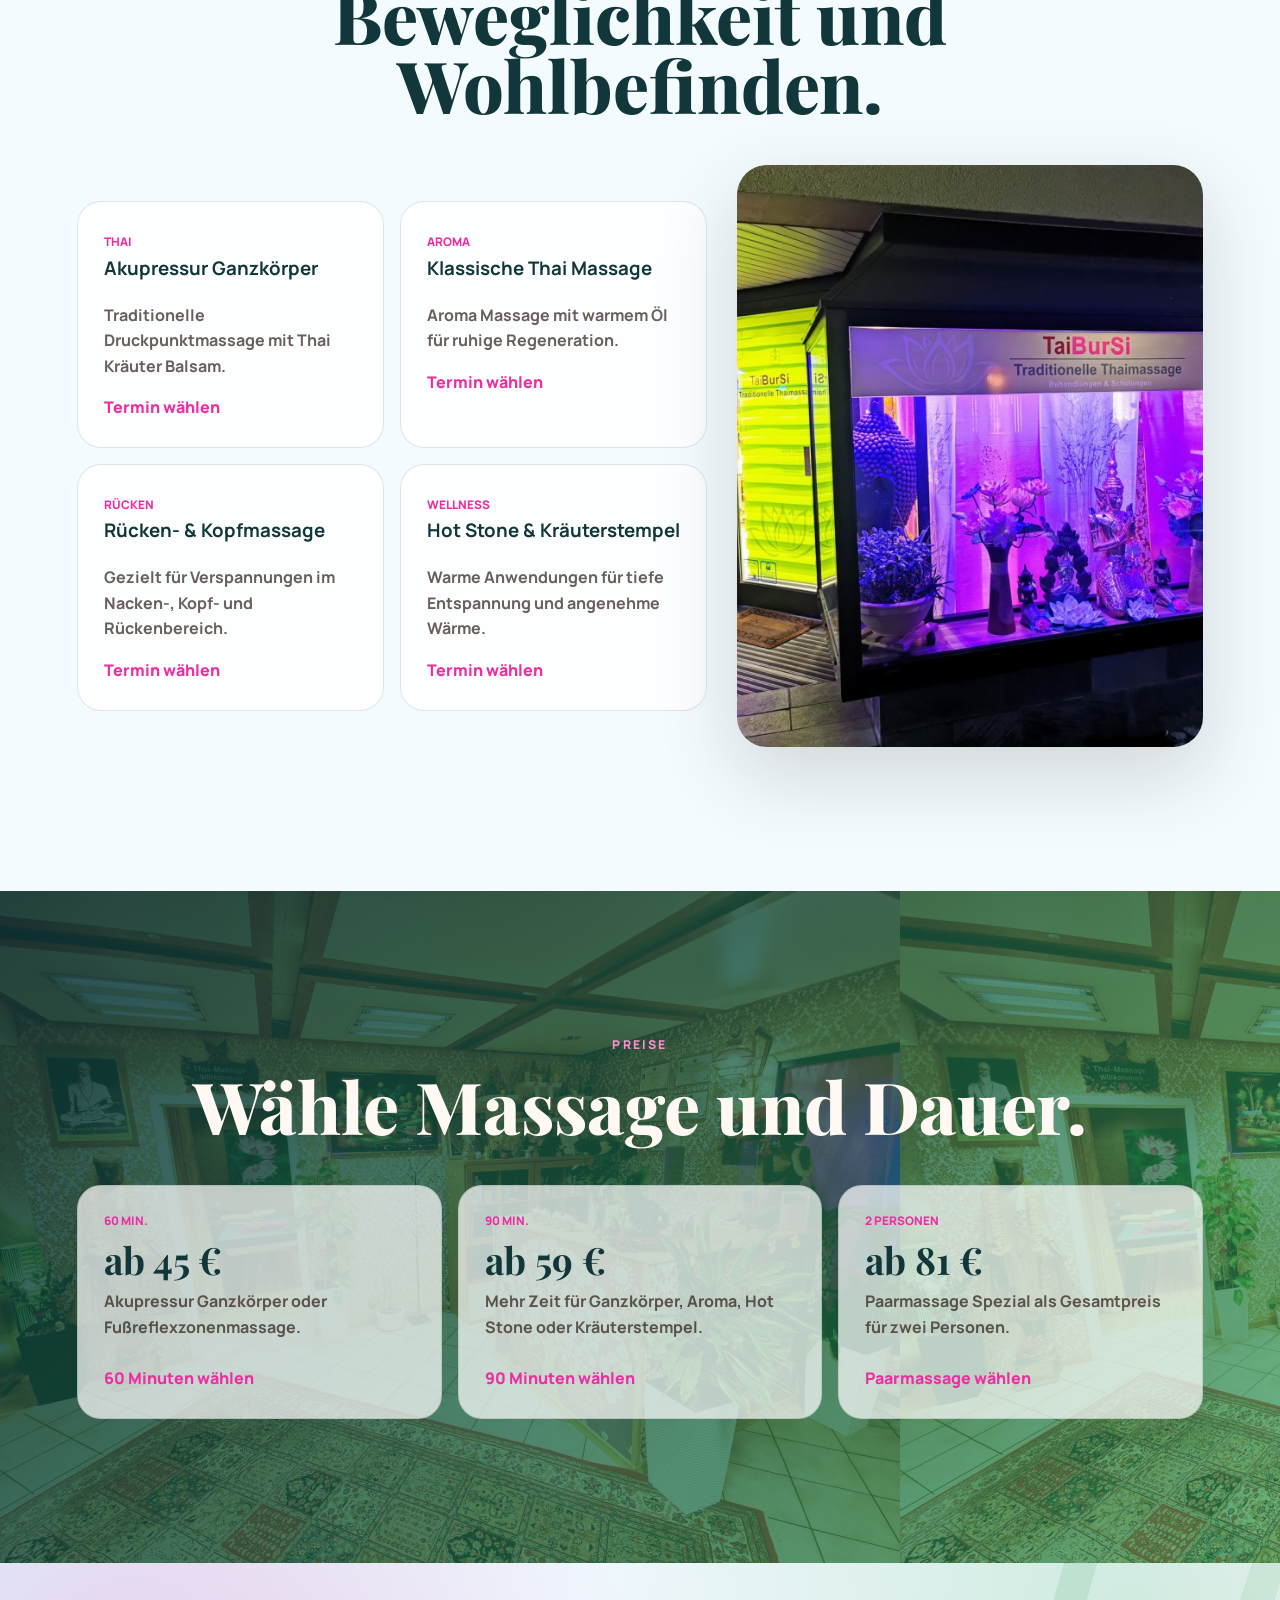
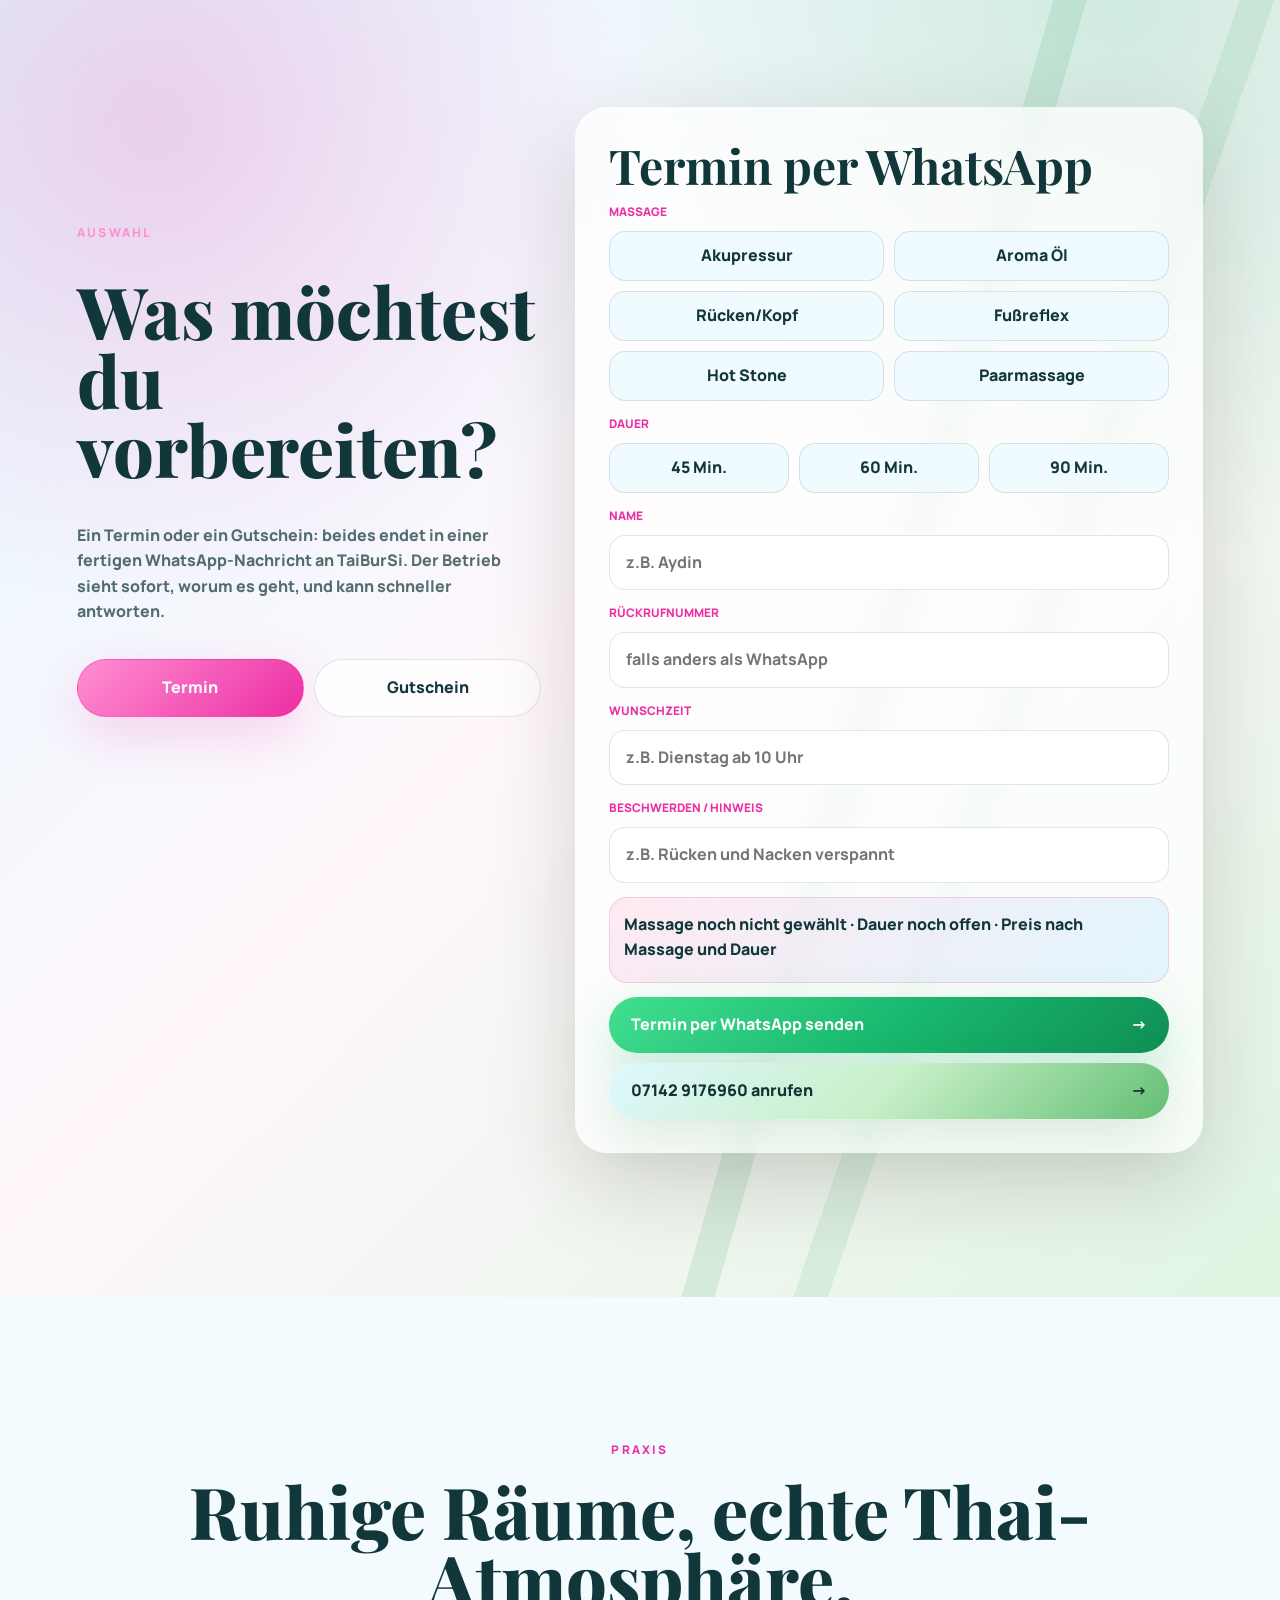
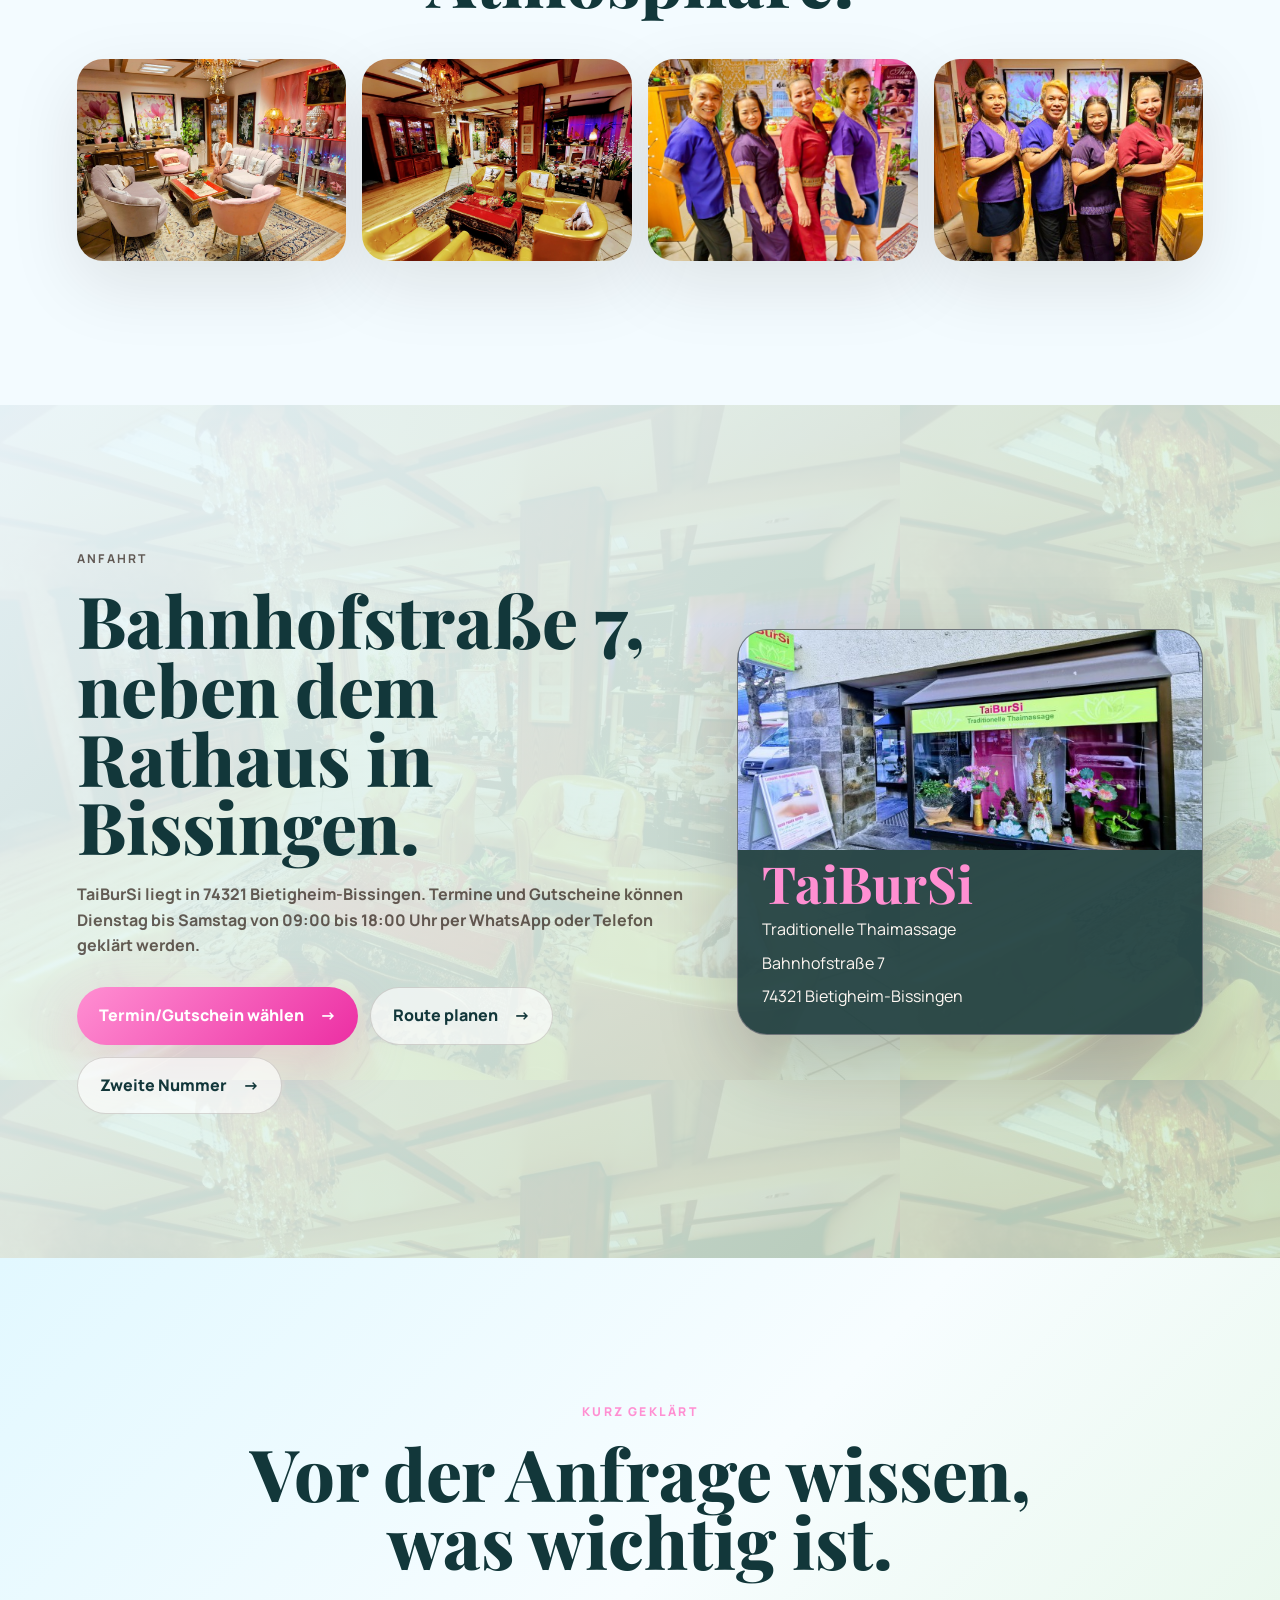
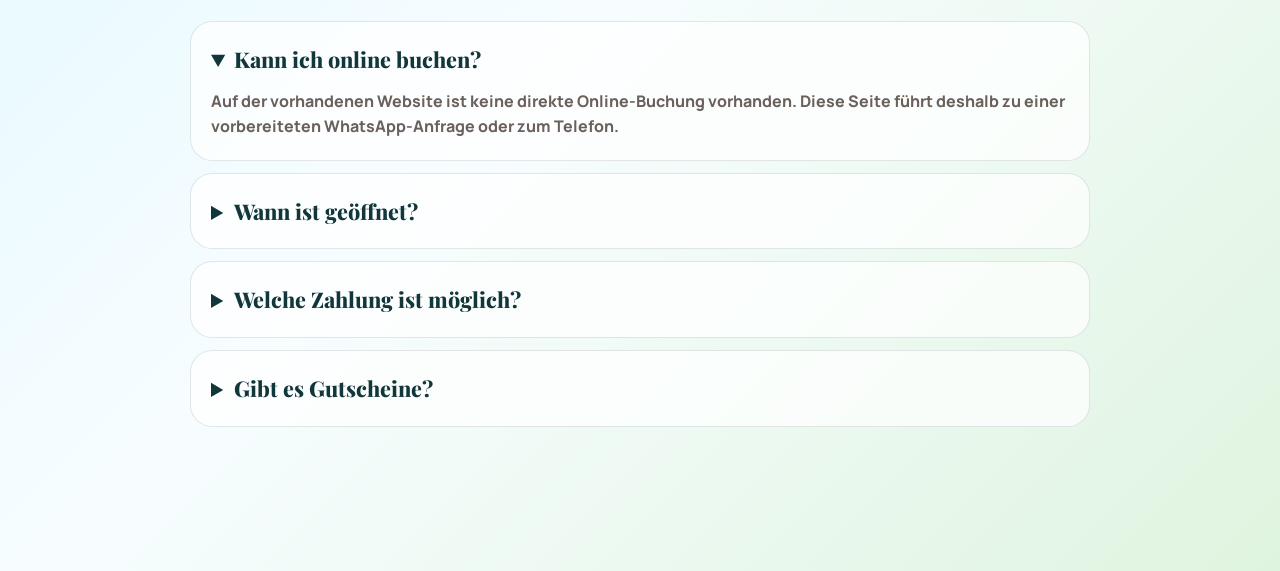
<file: 01-webseiten/wellness-massage/bursi-thaimassage/index.html>
<!doctype html>
<html lang="de">
  <head>
    <meta charset="utf-8" />
    <meta name="viewport" content="width=device-width, initial-scale=1" />
    <meta name="description" content="TaiBurSi Traditionelle Thaimassage in Bietigheim-Bissingen: Thai Massage, Aroma Massage, Rückenmassage, Hot Stone, Kräuterstempel und Fußreflexzonenmassage." />
    <meta property="og:title" content="TaiBurSi Traditionelle Thaimassage Bietigheim-Bissingen" />
    <meta property="og:description" content="Termin oder Gutschein per vorbereiteter WhatsApp-Anfrage sichern: Bahnhofstraße 7, 74321 Bietigheim-Bissingen." />
    <title>TaiBurSi | Traditionelle Thaimassage Bissingen</title>
    <link rel="preconnect" href="https://fonts.googleapis.com" />
    <link rel="preconnect" href="https://fonts.gstatic.com" crossorigin />
    <link href="https://fonts.googleapis.com/css2?family=DM+Serif+Display&family=Manrope:wght@400;500;700;800;900&family=Playfair+Display:wght@700;800&display=swap" rel="stylesheet" />
    <link rel="stylesheet" href="styles.css?v=bursi-mobile-polish-2" />
  </head>
  <body>
    <header class="site-header">
      <a class="brand" href="#top" aria-label="TaiBurSi Startseite">
        <span class="brand-mark">
          <span class="brand-word">TaiBurSi</span>
          <span class="brand-subline">Thaimassage</span>
        </span>
      </a>
      <button class="mobile-section-toggle" type="button" aria-expanded="false" aria-controls="mobile-section-menu">Menü</button>
      <nav aria-label="Navigation">
        <a href="#ablauf">Ablauf</a>
        <a href="#massagen">Massagen</a>
        <a href="#preise">Preise</a>
        <a href="#auswahl">Termin/Gutschein</a>
        <a href="#anfahrt">Anfahrt</a>
      </nav>
      <button class="header-cta" type="button" data-open-choice data-choice="termin">Termin/Gutschein</button>
      <div class="mobile-section-menu" id="mobile-section-menu" aria-label="Schnellnavigation">
        <a href="#ablauf">Ablauf</a>
        <a href="#massagen">Massagen</a>
        <a href="#preise">Preise</a>
        <a href="#auswahl">Termin/Gutschein</a>
        <a href="#anfahrt">Anfahrt</a>
      </div>
    </header>

    <main id="top">
      <section class="hero">
        <div class="hero-copy">
          <p class="eyebrow">Sawasdee in Bietigheim-Bissingen</p>
          <h1>Traditionelle Thai Massage für Ruhe, Rücken und neue Energie.</h1>
          <p><strong>TaiBurSi</strong> in der Bahnhofstraße 7 verbindet traditionelle Thai-Massage, Aromaöl, Kräuterstempel und Fußreflexzonenmassage mit einem einfachen WhatsApp-Weg für Termine und Gutscheine.</p>
          <div class="hero-actions">
            <button class="btn btn-red" type="button" data-open-choice data-choice="termin">Termin wählen</button>
            <button class="btn btn-gold" type="button" data-open-choice data-choice="gutschein">Gutschein wählen</button>
            <a class="btn btn-outline" href="https://www.google.com/maps/dir/?api=1&destination=Bahnhofstra%C3%9Fe%207%2C%2074321%20Bietigheim-Bissingen" target="_blank" rel="noreferrer">Route planen</a>
          </div>
          <div class="hero-proof" aria-label="TaiBurSi Vorteile">
            <span>Di-Sa 09:00-18:00 Uhr</span>
            <span>neben dem Rathaus Bissingen</span>
            <span>WhatsApp vorbereitet</span>
          </div>
        </div>
        <aside class="hero-card">
          <img src="assets/massage-treatment.jpg" alt="Traditionelle Thai Massage Behandlungsraum" />
          <div class="hero-card-body">
            <span class="status-pill" id="openStatus">Öffnungszeiten prüfen...</span>
            <strong>Bahnhofstraße 7</strong>
            <span>74321 Bietigheim-Bissingen</span>
            <a href="tel:+4971429176960">07142 9176960</a>
            <a href="tel:+4971429176970">07142 9176970</a>
          </div>
        </aside>
      </section>

      <section class="booking-flow" id="ablauf" aria-label="Schnell zum Termin">
        <div class="flow-copy">
          <p class="eyebrow">Termin in 3 Schritten</p>
          <h2>Massage wählen, Wunschzeit notieren, per WhatsApp senden.</h2>
          <p>Die Seite sammelt die wichtigsten Infos vor: Massage, Dauer, Rückrufnummer und Wunschzeit. So kommt bei TaiBurSi keine lose “Hallo”-Nachricht an, sondern eine klare Anfrage.</p>
          <div class="quick-slots" aria-label="Schnelle Zeiten">
            <button type="button" data-open-choice data-choice="termin" data-preset-time="Dienstag Vormittag">Di Vormittag</button>
            <button type="button" data-open-choice data-choice="termin" data-preset-time="Freitag Nachmittag">Fr Nachmittag</button>
            <button type="button" data-open-choice data-choice="termin" data-preset-time="Samstag">Samstag</button>
          </div>
        </div>
        <div class="flow-steps">
          <article><span>01</span><div><strong>Massage auswählen</strong><p>Thai, Aroma, Rücken, Fußreflex, Hot Stone oder Paarmassage.</p></div><em>klar</em></article>
          <article><span>02</span><div><strong>Dauer und Preis sehen</strong><p>45, 60 oder 90 Minuten mit passendem Preis aus der Preisliste.</p></div><em>fair</em></article>
          <article><span>03</span><div><strong>WhatsApp senden</strong><p>Die Nachricht öffnet fertig formuliert in WhatsApp.</p></div><em>fertig</em></article>
        </div>
      </section>

      <section class="trust-section">
        <article><span>01</span><h3>Traditionelle Ausbildung</h3><p>Das Team arbeitet mit traditionellen Thai-Massage-Ausbildungen und langjähriger Erfahrung.</p></article>
        <article><span>02</span><h3>Beschwerden gezielt nennen</h3><p>Rücken, Nacken, Kopf, Stress oder Bewegungsausgleich können direkt im Terminwunsch stehen.</p></article>
        <article><span>03</span><h3>Preise klar sortiert</h3><p>Die wichtigsten Massagearten und Dauern sind klar sortiert, bevor du anfragst.</p></article>
        <article><span>04</span><h3>Lokal in Bissingen</h3><p>Bahnhofstraße 7, direkt neben dem Rathaus in Bissingen.</p></article>
      </section>

      <section class="image-mosaic" aria-label="Einblicke in TaiBurSi">
        <img src="assets/interior-quiet.jpg" alt="Thai Massage Praxis mit traditioneller Dekoration" />
        <img src="assets/practice-room-01.jpg" alt="Massage Behandlungsraum" />
        <img src="assets/team-01.jpg" alt="TaiBurSi Team" />
        <img src="assets/practice-detail-01.jpg" alt="Ruhiger Praxisraum für Massage" />
      </section>

      <section class="services-section" id="massagen">
        <div class="section-heading">
          <p class="eyebrow">Massagen</p>
          <h2>Für Entspannung, Beweglichkeit und Wohlbefinden.</h2>
        </div>
        <div class="service-layout">
          <div class="service-grid">
            <article><span>Thai</span><h3>Akupressur Ganzkörper</h3><p>Traditionelle Druckpunktmassage mit Thai Kräuter Balsam.</p><button class="inline-action" type="button" data-open-choice data-choice="termin" data-preset-service="Akupressur Ganzkörpermassage">Termin wählen</button></article>
            <article><span>Aroma</span><h3>Klassische Thai Massage</h3><p>Aroma Massage mit warmem Öl für ruhige Regeneration.</p><button class="inline-action" type="button" data-open-choice data-choice="termin" data-preset-service="Thai Klassische Massage">Termin wählen</button></article>
            <article><span>Rücken</span><h3>Rücken- & Kopfmassage</h3><p>Gezielt für Verspannungen im Nacken-, Kopf- und Rückenbereich.</p><button class="inline-action" type="button" data-open-choice data-choice="termin" data-preset-service="Rücken- und Kopfmassage">Termin wählen</button></article>
            <article><span>Wellness</span><h3>Hot Stone & Kräuterstempel</h3><p>Warme Anwendungen für tiefe Entspannung und angenehme Wärme.</p><button class="inline-action" type="button" data-open-choice data-choice="termin" data-preset-service="Hot Stone Ganzkörpermassage">Termin wählen</button></article>
          </div>
          <figure class="service-image">
            <img src="assets/practice-room-02.jpg" alt="Thai Massage Raum bei TaiBurSi" />
          </figure>
        </div>
      </section>

      <section class="price-section" id="preise">
        <div class="section-heading">
          <p class="eyebrow">Preise</p>
          <h2>Wähle Massage und Dauer.</h2>
        </div>
        <div class="price-grid">
          <article><span>60 Min.</span><strong>ab 45 €</strong><p>Akupressur Ganzkörper oder Fußreflexzonenmassage.</p><button class="inline-action" type="button" data-open-choice data-choice="termin" data-preset-service="Akupressur Ganzkörpermassage" data-preset-duration="60">60 Minuten wählen</button></article>
          <article><span>90 Min.</span><strong>ab 59 €</strong><p>Mehr Zeit für Ganzkörper, Aroma, Hot Stone oder Kräuterstempel.</p><button class="inline-action" type="button" data-open-choice data-choice="termin" data-preset-service="Akupressur Ganzkörpermassage" data-preset-duration="90">90 Minuten wählen</button></article>
          <article><span>2 Personen</span><strong>ab 81 €</strong><p>Paarmassage Spezial als Gesamtpreis für zwei Personen.</p><button class="inline-action" type="button" data-open-choice data-choice="termin" data-preset-service="Paarmassage Spezial Angebot" data-preset-duration="60">Paarmassage wählen</button></article>
        </div>
      </section>

      <span class="anchor-offset" id="gutschein"></span>
      <span class="anchor-offset" id="kontakt"></span>
      <section class="choice-section" id="auswahl">
        <div class="choice-intro">
          <p class="eyebrow">Auswahl</p>
          <h2>Was möchtest du vorbereiten?</h2>
          <p>Ein Termin oder ein Gutschein: beides endet in einer fertigen WhatsApp-Nachricht an TaiBurSi. Der Betrieb sieht sofort, worum es geht, und kann schneller antworten.</p>
          <div class="choice-tabs" role="tablist" aria-label="Termin oder Gutschein wählen">
            <button class="choice-tab is-selected" type="button" data-choice-tab="termin">Termin</button>
            <button class="choice-tab" type="button" data-choice-tab="gutschein">Gutschein</button>
          </div>
        </div>
        <div class="booking-card choice-panel is-active" id="booking-card" data-choice-panel="termin">
          <strong>Termin per WhatsApp</strong>
          <div class="booking-group">
            <span>Massage</span>
            <div class="option-grid">
              <button type="button" data-service="Akupressur Ganzkörpermassage">Akupressur</button>
              <button type="button" data-service="Thai Klassische Massage">Aroma Öl</button>
              <button type="button" data-service="Rücken- und Kopfmassage">Rücken/Kopf</button>
              <button type="button" data-service="Thai Fußreflexzonenmassage">Fußreflex</button>
              <button type="button" data-service="Hot Stone Ganzkörpermassage">Hot Stone</button>
              <button type="button" data-service="Paarmassage Spezial Angebot">Paarmassage</button>
            </div>
          </div>
          <div class="booking-group">
            <span>Dauer</span>
            <div class="option-grid compact">
              <button type="button" data-duration="45">45 Min.</button>
              <button type="button" data-duration="60">60 Min.</button>
              <button type="button" data-duration="90">90 Min.</button>
            </div>
          </div>
          <label><span>Name</span><input id="customerName" autocomplete="name" placeholder="z.B. Aydin" /></label>
          <label><span>Rückrufnummer</span><input id="bookingPhone" autocomplete="tel" inputmode="tel" placeholder="falls anders als WhatsApp" /></label>
          <label><span>Wunschzeit</span><input id="bookingTime" placeholder="z.B. Dienstag ab 10 Uhr" /></label>
          <label><span>Beschwerden / Hinweis</span><input id="bookingNote" placeholder="z.B. Rücken und Nacken verspannt" /></label>
          <div class="booking-summary" id="bookingSummary">Wähle eine Massage und Dauer.</div>
          <div class="booking-actions">
            <a class="btn btn-whatsapp" id="bookingWhatsapp" href="https://wa.me/4971429176960?text=Hallo%20TaiBurSi%2C%20ich%20m%C3%B6chte%20einen%20Termin%20anfragen">Termin per WhatsApp senden</a>
            <a class="btn btn-gold" href="tel:+4971429176960">07142 9176960 anrufen</a>
          </div>
        </div>
        <div class="voucher-card choice-panel" data-choice-panel="gutschein">
          <div class="clean-voucher-preview" aria-label="Leerer TaiBurSi Gutschein Entwurf">
            <span>Geschenkgutschein</span>
            <strong id="voucherPreview">50 € Massage-Gutschein</strong>
            <div class="voucher-lines">
              <em>Für: __________</em>
              <em>Von: __________</em>
              <em>Massage: nach Wahl</em>
            </div>
            <small>TaiBurSi · Bahnhofstraße 7 · 74321 Bietigheim-Bissingen</small>
          </div>
          <strong>Gutschein per WhatsApp</strong>
          <div class="voucher-group">
            <span>Wert</span>
            <div class="voucher-options">
              <button type="button" data-voucher-value="45">45 €</button>
              <button type="button" data-voucher-value="50">50 €</button>
              <button type="button" data-voucher-value="59">59 €</button>
              <button type="button" data-voucher-value="71">71 €</button>
              <button type="button" data-voucher-value="81">81 €</button>
              <button type="button" data-voucher-value="110">110 €</button>
            </div>
          </div>
          <div class="voucher-group">
            <span>Massageart</span>
            <div class="voucher-options service">
              <button type="button" data-voucher-service="Hot Stone Massage">Hot Stone</button>
              <button type="button" data-voucher-service="Thai klassische Massage">Thai Klassisch</button>
              <button type="button" data-voucher-service="Thai Kräuterstempel">Kräuterstempel</button>
              <button type="button" data-voucher-service="Rücken u. Kopf Massage">Rücken/Kopf</button>
              <button type="button" data-voucher-service="Akupressur Ganzkörper Massage">Akupressur</button>
              <button type="button" data-voucher-service="Massage für 2 Personen">2 Personen</button>
            </div>
          </div>
          <label><span>Für wen?</span><input id="voucherRecipient" placeholder="z.B. Mama, Freund, Kollegin" /></label>
          <label><span>Von wem?</span><input id="voucherBuyer" placeholder="z.B. Aydin" /></label>
          <label><span>Rückrufnummer</span><input id="voucherPhone" autocomplete="tel" inputmode="tel" placeholder="falls anders als WhatsApp" /></label>
          <label><span>Abholung / Hinweis</span><input id="voucherNote" placeholder="z.B. Samstag ab 11 Uhr abholen" /></label>
          <div class="voucher-summary" id="voucherSummary">50 € Gutschein · Massageart noch offen</div>
          <div class="voucher-actions">
            <a class="btn btn-whatsapp" id="voucherWhatsapp" href="https://wa.me/4971429176960?text=Hallo%20TaiBurSi%2C%20ich%20m%C3%B6chte%20einen%20Gutschein%20reservieren">Gutschein per WhatsApp senden</a>
            <a class="btn btn-gold" href="tel:+4971429176960">Gutschein telefonisch reservieren</a>
          </div>
        </div>
      </section>

      <section class="gallery-section">
        <div class="section-heading">
          <p class="eyebrow">Praxis</p>
          <h2>Ruhige Räume, echte Thai-Atmosphäre.</h2>
        </div>
        <div class="gallery-grid">
          <img src="assets/practice-room-03.jpg" alt="Massage Praxisraum mit traditioneller Einrichtung" />
          <img src="assets/practice-detail-02.jpg" alt="Detail in der Thai Massage Praxis" />
          <img src="assets/team-02.jpg" alt="TaiBurSi Mitarbeiterin" />
          <img src="assets/hero-thai-massage.jpg" alt="Traditionelle Thai Massage Motiv" />
        </div>
      </section>

      <section class="location-section" id="anfahrt">
        <div>
          <p class="eyebrow">Anfahrt</p>
          <h2>Bahnhofstraße 7, neben dem Rathaus in Bissingen.</h2>
          <p>TaiBurSi liegt in 74321 Bietigheim-Bissingen. Termine und Gutscheine können Dienstag bis Samstag von 09:00 bis 18:00 Uhr per WhatsApp oder Telefon geklärt werden.</p>
          <div class="location-actions">
            <button class="btn btn-red" type="button" data-open-choice data-choice="termin">Termin/Gutschein wählen</button>
            <a class="btn btn-outline dark" href="https://www.google.com/maps/dir/?api=1&destination=Bahnhofstra%C3%9Fe%207%2C%2074321%20Bietigheim-Bissingen" target="_blank" rel="noreferrer">Route planen</a>
            <a class="btn btn-outline dark" href="tel:+4971429176970">Zweite Nummer</a>
          </div>
        </div>
        <div class="location-card">
          <img src="assets/practice-room-01.jpg" alt="Behandlungsraum bei TaiBurSi" />
          <strong>TaiBurSi</strong>
          <span>Traditionelle Thaimassage</span>
          <span>Bahnhofstraße 7</span>
          <span>74321 Bietigheim-Bissingen</span>
        </div>
      </section>

      <section class="faq-section">
        <div class="section-heading">
          <p class="eyebrow">Kurz geklärt</p>
          <h2>Vor der Anfrage wissen, was wichtig ist.</h2>
        </div>
        <div class="faq-list">
          <details open><summary>Kann ich online buchen?</summary><p>Auf der vorhandenen Website ist keine direkte Online-Buchung vorhanden. Diese Seite führt deshalb zu einer vorbereiteten WhatsApp-Anfrage oder zum Telefon.</p></details>
          <details><summary>Wann ist geöffnet?</summary><p>Dienstag bis Samstag von 09:00 bis 18:00 Uhr. Sonntag, Montag und Feiertage geschlossen.</p></details>
          <details><summary>Welche Zahlung ist möglich?</summary><p>Laut Preisliste ist EC-Karten-Zahlung möglich.</p></details>
          <details><summary>Gibt es Gutscheine?</summary><p>Ja. Die Gutscheinbestellung kann als fertige WhatsApp-Nachricht vorbereitet und vor Ort abgeholt werden.</p></details>
        </div>
      </section>
    </main>

    <aside class="whatsapp-panel" id="whatsapp-widget" aria-hidden="true">
      <button class="panel-close" type="button" aria-label="WhatsApp-Auswahl schließen" data-close-widget>x</button>
      <p class="eyebrow">WhatsApp</p>
      <strong>Termin oder Gutschein vorbereiten.</strong>
      <div class="panel-choice">
        <button type="button" data-open-choice data-choice="termin">Termin wählen</button>
        <button type="button" data-open-choice data-choice="gutschein">Gutschein wählen</button>
      </div>
      <a class="btn btn-whatsapp" id="quickWhatsapp" href="https://wa.me/4971429176960?text=Hallo%20TaiBurSi%2C%20ich%20m%C3%B6chte%20einen%20Termin%20oder%20Gutschein%20anfragen">WhatsApp direkt öffnen</a>
      <a class="btn btn-gold" href="tel:+4971429176960">Jetzt anrufen</a>
    </aside>

    <div class="mobile-action-bar" aria-label="Schnellkontakt">
      <button type="button" data-open-choice data-choice="termin">Termin</button>
      <button type="button" data-open-choice data-choice="gutschein">Gutschein</button>
      <button type="button" data-open-widget>WhatsApp</button>
      <a href="tel:+4971429176960">Anrufen</a>
    </div>

    <button class="floating-whatsapp" type="button" data-open-widget>WhatsApp</button>

    <script type="application/ld+json">
      {
        "@context": "https://schema.org",
        "@type": "HealthAndBeautyBusiness",
        "name": "TaiBurSi Traditionelle Thaimassage",
        "telephone": "+4971429176960",
        "address": {
          "@type": "PostalAddress",
          "streetAddress": "Bahnhofstraße 7",
          "postalCode": "74321",
          "addressLocality": "Bietigheim-Bissingen",
          "addressCountry": "DE"
        },
        "openingHours": "Tu-Sa 09:00-18:00"
      }
    </script>
    <script src="script.js?v=bursi-mobile-polish-2"></script>
  </body>
</html>
</file>
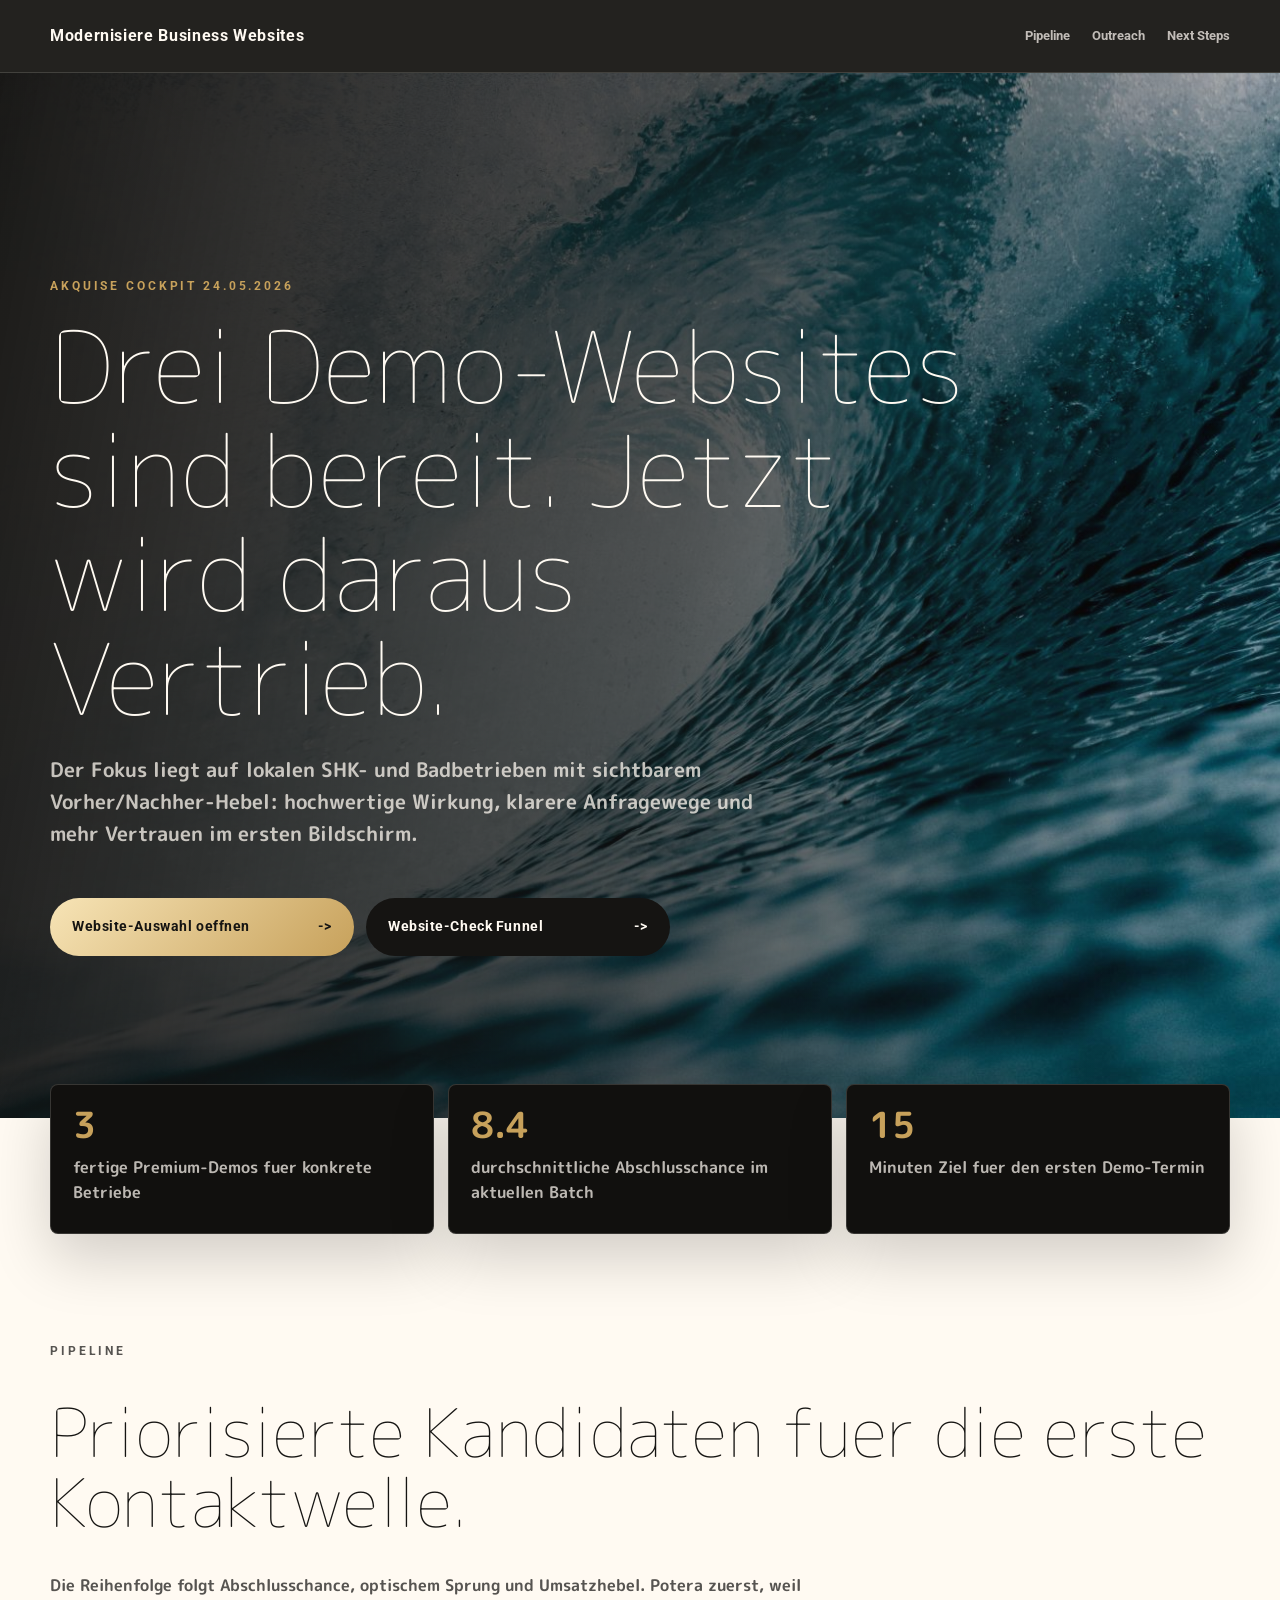
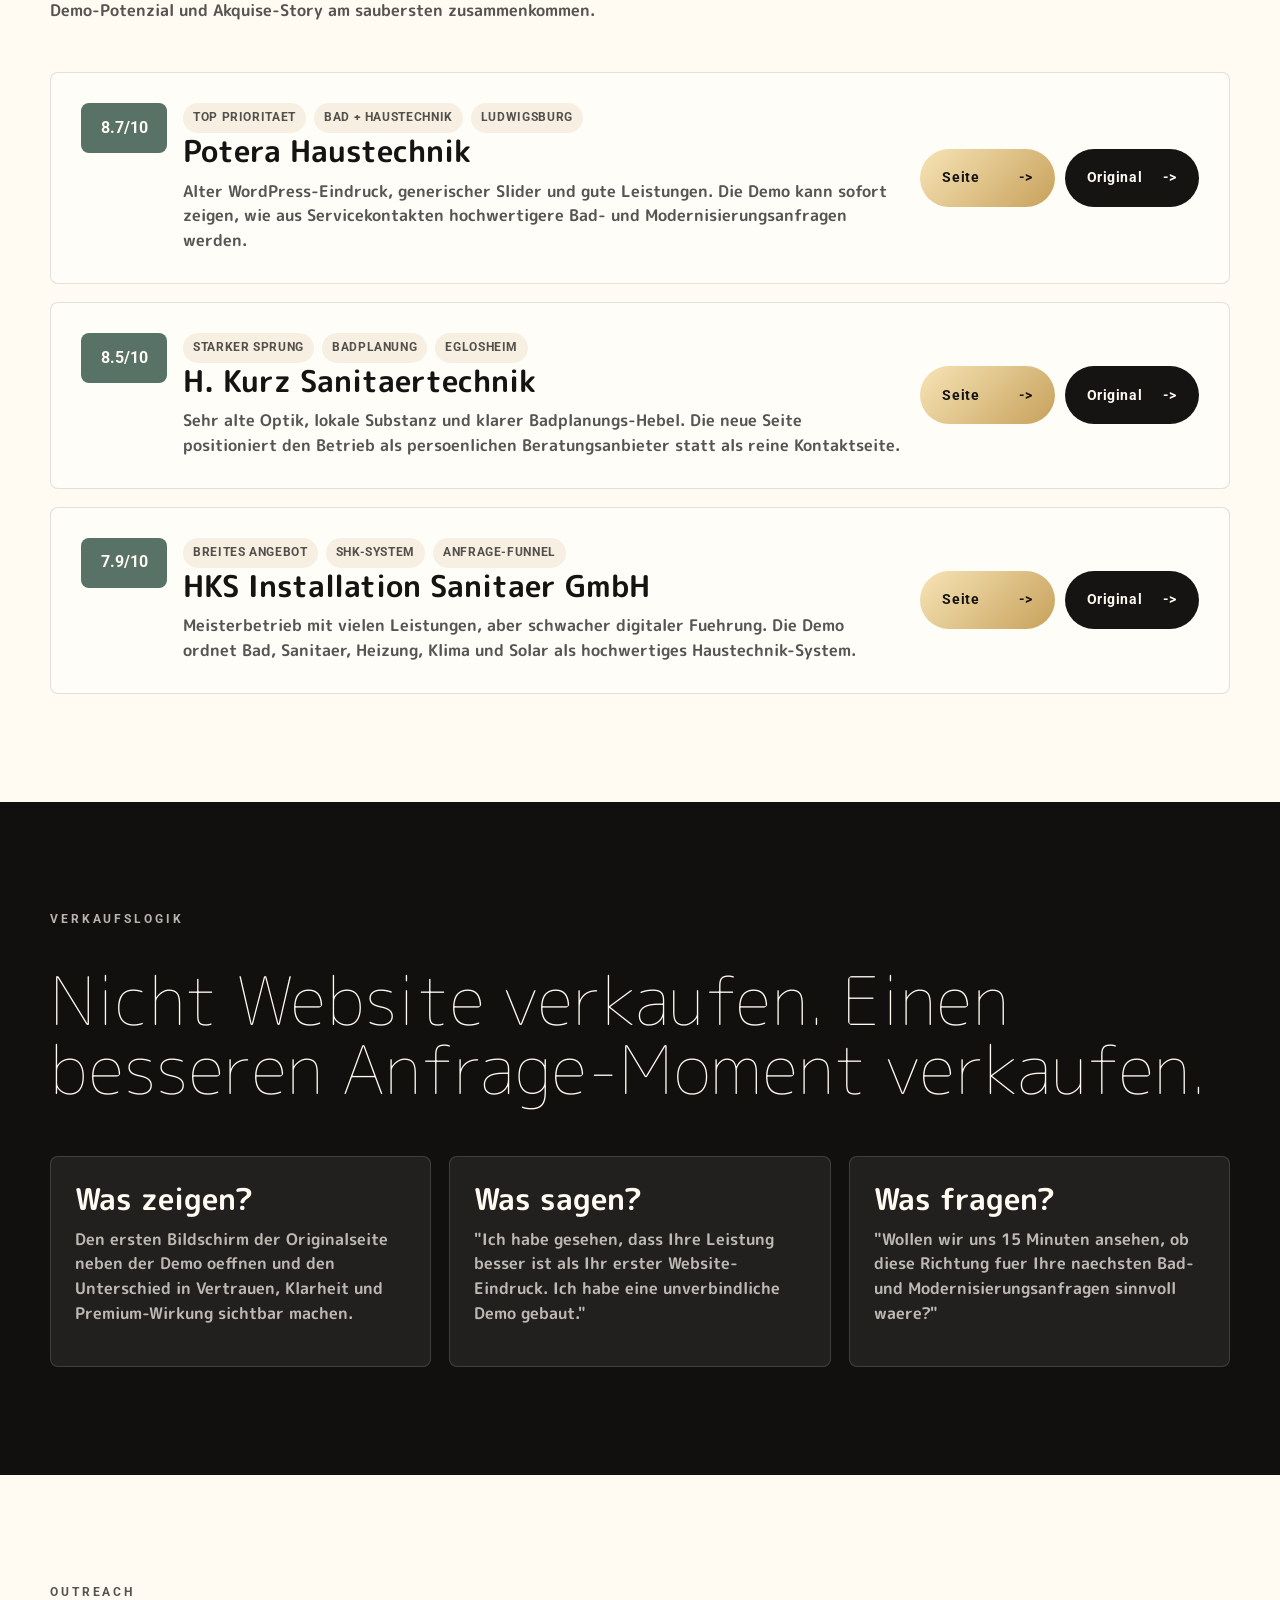
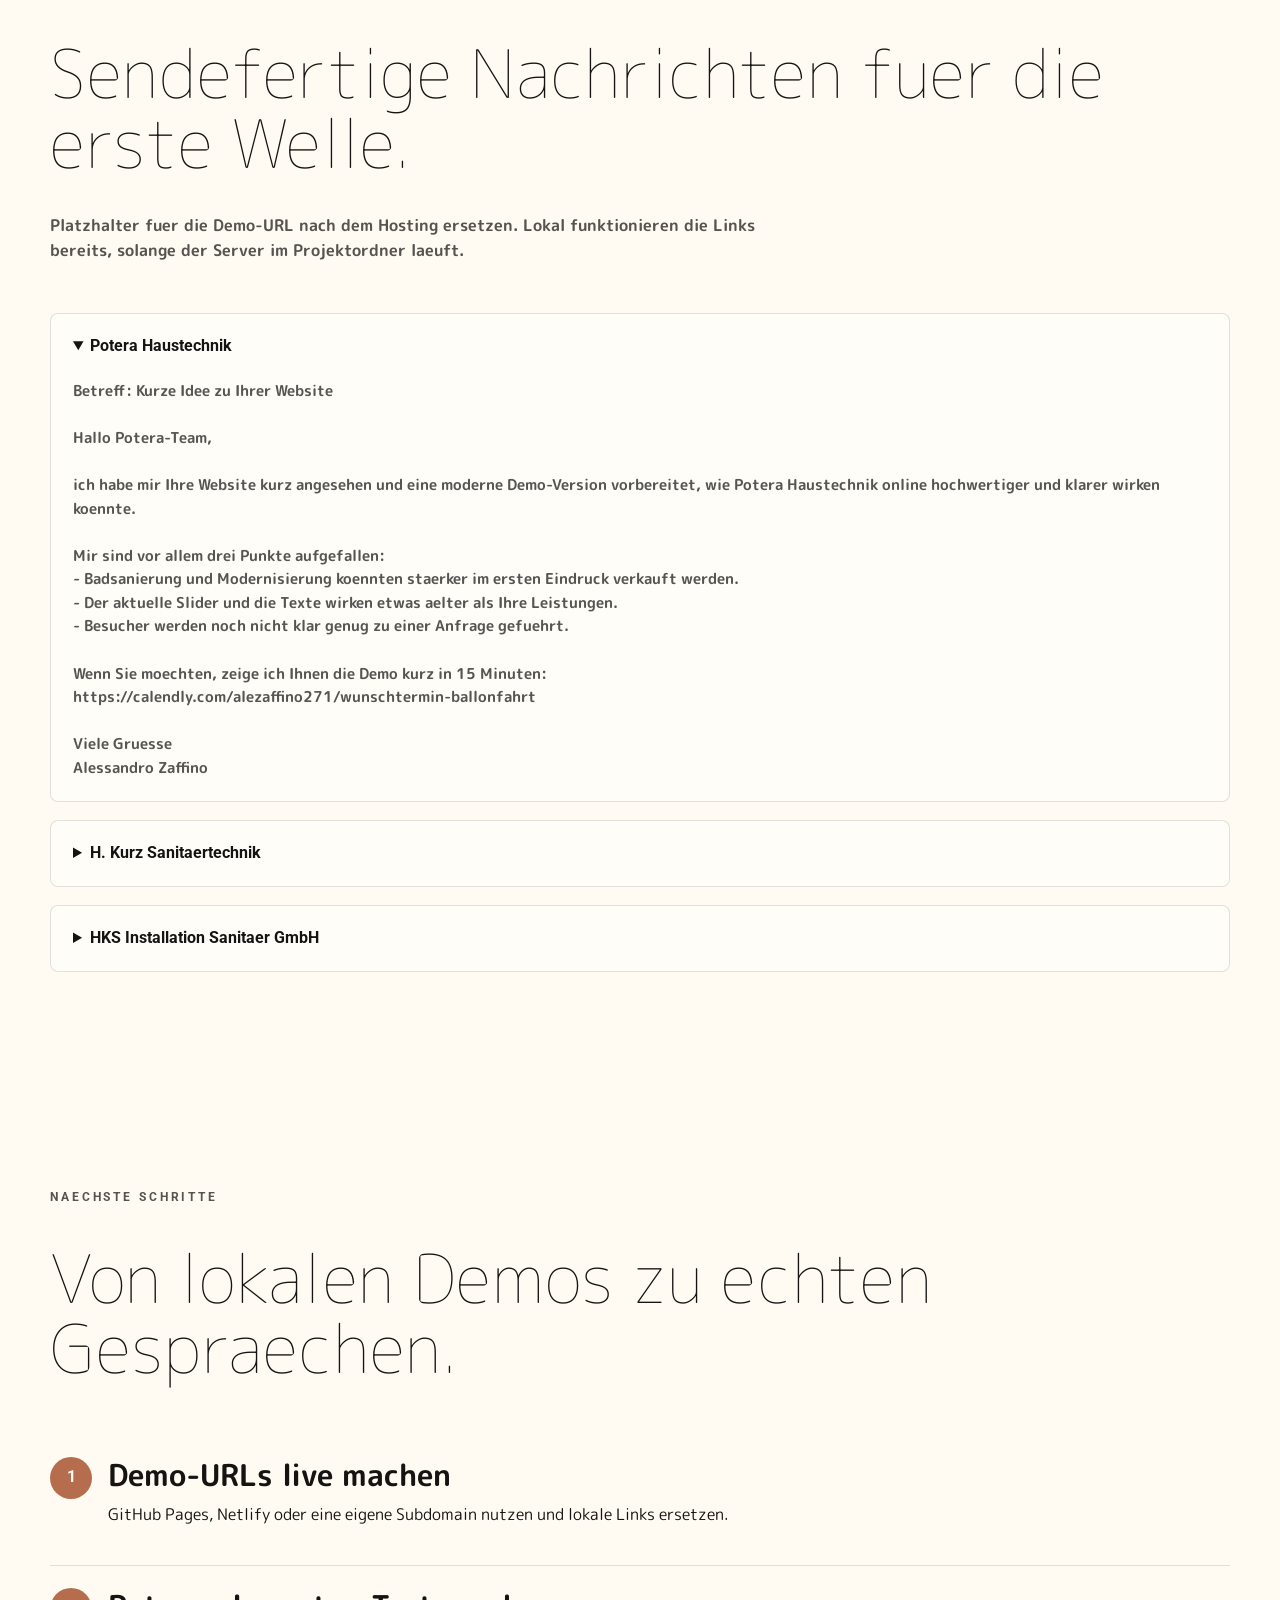
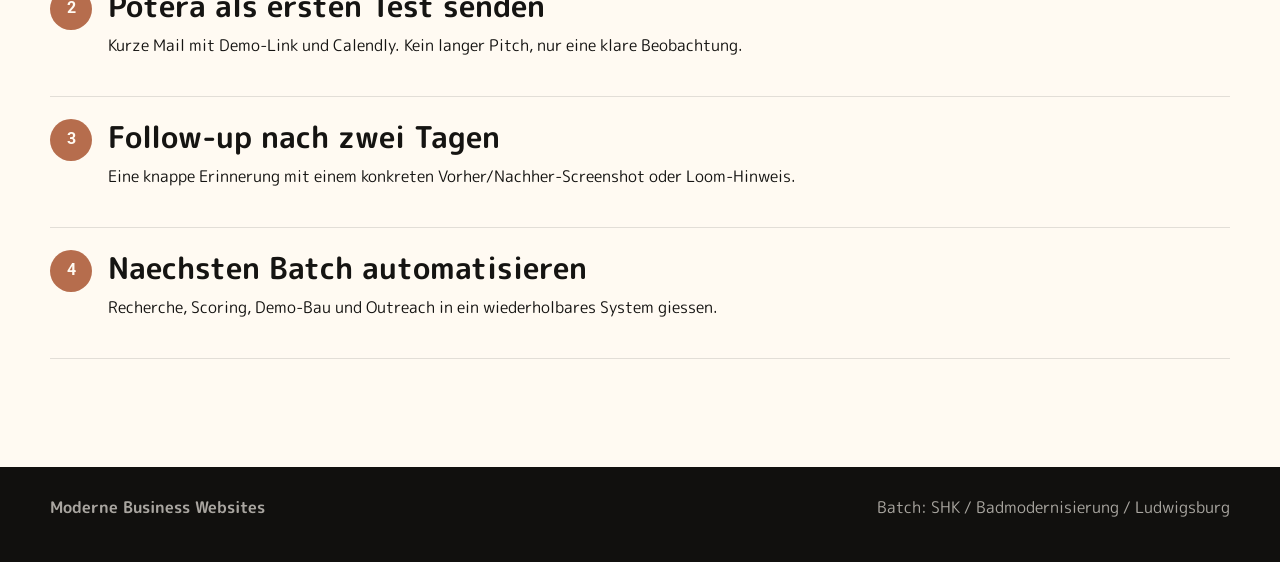
<file: 02-akquise-system/akquise-cockpit.html>
<!doctype html>
<html lang="de">
  <head>
    <meta charset="utf-8" />
    <meta name="viewport" content="width=device-width, initial-scale=1" />
    <meta
      name="description"
      content="Akquise-Cockpit fuer moderne Business-Websites: Demos, Ranking, Outreach und naechste Schritte."
    />
    <title>Akquise Cockpit | Moderne Business Websites</title>
    <style>
      @import url("https://fonts.googleapis.com/css2?family=M+PLUS+Rounded+1c:wght@100;300;400;500;700;800&family=Roboto:wght@700&display=swap");

      :root {
        --ink: #151412;
        --soft-ink: rgba(21, 20, 18, 0.72);
        --paper: #fffaf2;
        --cream: #f7efe2;
        --gold: #c7a15b;
        --sage: #587267;
        --clay: #b66d4d;
        --line: rgba(21, 20, 18, 0.12);
        --dark: #11100e;
      }

      * {
        box-sizing: border-box;
      }

      html {
        scroll-behavior: smooth;
      }

      body {
        margin: 0;
        color: var(--ink);
        background: var(--paper);
        font-family: "M PLUS Rounded 1c", system-ui, sans-serif;
        line-height: 1.55;
      }

      a {
        color: inherit;
        text-decoration: none;
      }

      .shell {
        width: min(1180px, calc(100% - 36px));
        margin: 0 auto;
      }

      .topbar {
        position: sticky;
        top: 0;
        z-index: 10;
        border-bottom: 1px solid rgba(255, 250, 242, 0.14);
        background: rgba(17, 16, 14, 0.92);
        backdrop-filter: blur(18px);
      }

      .topbar .shell {
        display: flex;
        align-items: center;
        justify-content: space-between;
        gap: 18px;
        min-height: 72px;
      }

      .brand,
      .nav a,
      .btn,
      .tag,
      .label,
      .score {
        font-family: Roboto, sans-serif;
        font-weight: 700;
      }

      .brand {
        color: var(--paper);
        letter-spacing: 0.04rem;
      }

      .nav {
        display: none;
        align-items: center;
        gap: 22px;
        color: rgba(255, 250, 242, 0.72);
        font-size: 0.82rem;
      }

      .hero {
        color: var(--paper);
        background:
          linear-gradient(100deg, rgba(17, 16, 14, 0.96), rgba(17, 16, 14, 0.7) 52%, rgba(17, 16, 14, 0.18)),
          url("../01-webseiten/shk/potera-haustechnik/assets/callout.jpg");
        background-position: center;
        background-size: cover;
      }

      .hero .shell {
        display: grid;
        align-content: end;
        min-height: 72svh;
        padding: 96px 0 54px;
      }

      .eyebrow,
      .section-kicker {
        margin: 0 0 18px;
        color: var(--gold);
        font-family: Roboto, sans-serif;
        font-size: 0.76rem;
        font-weight: 700;
        letter-spacing: 0.18rem;
        text-transform: uppercase;
      }

      h1,
      h2,
      h3,
      p {
        margin-top: 0;
      }

      h1,
      h2 {
        font-weight: 100;
        letter-spacing: 0.04rem;
        line-height: 1.05;
      }

      h1 {
        max-width: 920px;
        margin-bottom: 24px;
        font-size: clamp(3rem, 8vw, 6.2rem);
      }

      h2 {
        margin-bottom: 18px;
        font-size: clamp(2.2rem, 5.2vw, 4.8rem);
      }

      h3 {
        margin-bottom: 10px;
        font-size: clamp(1.35rem, 2.4vw, 1.9rem);
        line-height: 1.16;
      }

      .hero-copy {
        max-width: 720px;
        color: rgba(255, 250, 242, 0.74);
        font-size: clamp(1.08rem, 2vw, 1.28rem);
        font-weight: 700;
      }

      .actions {
        display: grid;
        gap: 12px;
        width: min(620px, 100%);
        margin-top: 28px;
      }

      .btn {
        display: inline-flex;
        align-items: center;
        justify-content: space-between;
        gap: 18px;
        min-height: 58px;
        padding: 16px 22px;
        border-radius: 999px;
        background: var(--ink);
        color: var(--paper);
        font-size: 0.88rem;
        letter-spacing: 0.035rem;
      }

      .btn::after {
        content: "->";
      }

      .btn.gold {
        color: var(--ink);
        background: linear-gradient(135deg, #f7e4b6, var(--gold));
      }

      section {
        padding: clamp(58px, 9vw, 108px) 0;
      }

      .section-head {
        display: grid;
        gap: 18px;
        margin-bottom: 34px;
      }

      .section-head p {
        max-width: 760px;
        color: var(--soft-ink);
        font-weight: 700;
      }

      .metrics {
        display: grid;
        gap: 14px;
        margin-top: -34px;
        position: relative;
      }

      .metric {
        min-height: 150px;
        padding: 22px;
        border: 1px solid rgba(255, 250, 242, 0.16);
        border-radius: 8px;
        color: var(--paper);
        background: var(--dark);
        box-shadow: 0 24px 60px rgba(0, 0, 0, 0.18);
      }

      .metric strong {
        display: block;
        margin-bottom: 12px;
        color: var(--gold);
        font-size: 2.25rem;
        line-height: 1;
      }

      .metric span {
        color: rgba(255, 250, 242, 0.72);
        font-weight: 700;
      }

      .pipeline {
        display: grid;
        gap: 18px;
      }

      .lead {
        display: grid;
        gap: 20px;
        padding: clamp(20px, 3vw, 30px);
        border: 1px solid var(--line);
        border-radius: 8px;
        background: #fffdf8;
      }

      .lead-top {
        display: grid;
        gap: 16px;
      }

      .tag-row {
        display: flex;
        flex-wrap: wrap;
        gap: 8px;
      }

      .tag {
        display: inline-flex;
        align-items: center;
        min-height: 30px;
        padding: 6px 10px;
        border-radius: 999px;
        color: var(--soft-ink);
        background: var(--cream);
        font-size: 0.72rem;
        letter-spacing: 0.04rem;
        text-transform: uppercase;
      }

      .score {
        display: inline-flex;
        align-items: center;
        justify-content: center;
        width: 86px;
        min-height: 50px;
        border-radius: 8px;
        color: var(--paper);
        background: var(--sage);
      }

      .lead p {
        margin-bottom: 0;
        color: var(--soft-ink);
        font-weight: 700;
      }

      .lead-actions {
        display: grid;
        gap: 10px;
      }

      .grid {
        display: grid;
        gap: 18px;
      }

      .card {
        padding: 24px;
        border: 1px solid var(--line);
        border-radius: 8px;
        background: var(--cream);
      }

      .card p,
      .card li {
        color: var(--soft-ink);
        font-weight: 700;
      }

      .card ul {
        display: grid;
        gap: 10px;
        margin: 16px 0 0;
        padding-left: 20px;
      }

      .dark-band {
        color: var(--paper);
        background: var(--dark);
      }

      .dark-band .section-head p,
      .dark-band .card p,
      .dark-band .card li {
        color: rgba(255, 250, 242, 0.7);
      }

      .dark-band .card {
        border-color: rgba(255, 250, 242, 0.14);
        background: rgba(255, 250, 242, 0.07);
      }

      .outreach {
        display: grid;
        gap: 18px;
      }

      details {
        border: 1px solid var(--line);
        border-radius: 8px;
        background: #fffdf8;
        overflow: hidden;
      }

      summary {
        cursor: pointer;
        padding: 20px 22px;
        font-family: Roboto, sans-serif;
        font-weight: 700;
      }

      pre {
        margin: 0;
        padding: 0 22px 22px;
        white-space: pre-wrap;
        color: var(--soft-ink);
        font: 700 0.95rem/1.55 "M PLUS Rounded 1c", system-ui, sans-serif;
      }

      .checklist {
        counter-reset: step;
      }

      .step {
        display: grid;
        grid-template-columns: auto 1fr;
        gap: 16px;
        align-items: start;
        padding: 22px 0;
        border-bottom: 1px solid var(--line);
      }

      .step::before {
        counter-increment: step;
        content: counter(step);
        display: grid;
        place-items: center;
        width: 42px;
        height: 42px;
        border-radius: 999px;
        color: var(--paper);
        background: var(--clay);
        font-family: Roboto, sans-serif;
        font-weight: 700;
      }

      footer {
        padding: 28px 0 42px;
        color: rgba(255, 250, 242, 0.64);
        background: var(--dark);
      }

      footer .shell {
        display: flex;
        flex-wrap: wrap;
        align-items: center;
        justify-content: space-between;
        gap: 16px;
      }

      @media (min-width: 720px) {
        .nav {
          display: flex;
        }

        .actions,
        .lead-actions {
          grid-template-columns: repeat(2, minmax(0, 1fr));
        }

        .metrics,
        .grid {
          grid-template-columns: repeat(3, minmax(0, 1fr));
        }

        .lead {
          grid-template-columns: 1fr minmax(240px, 0.34fr);
          align-items: center;
        }

        .lead-top {
          grid-template-columns: auto 1fr;
          align-items: start;
        }
      }
    </style>
  </head>
  <body>
    <header class="topbar">
      <div class="shell">
        <a class="brand" href="#top">Modernisiere Business Websites</a>
        <nav class="nav" aria-label="Cockpit Navigation">
          <a href="#pipeline">Pipeline</a>
          <a href="#outreach">Outreach</a>
          <a href="#naechste-schritte">Next Steps</a>
        </nav>
      </div>
    </header>

    <main id="top">
      <section class="hero">
        <div class="shell">
          <p class="eyebrow">Akquise Cockpit 24.05.2026</p>
          <h1>Drei Demo-Websites sind bereit. Jetzt wird daraus Vertrieb.</h1>
          <p class="hero-copy">
            Der Fokus liegt auf lokalen SHK- und Badbetrieben mit sichtbarem
            Vorher/Nachher-Hebel: hochwertige Wirkung, klarere Anfragewege und
            mehr Vertrauen im ersten Bildschirm.
          </p>
          <div class="actions">
            <a class="btn gold" href="../#webseiten">Website-Auswahl oeffnen</a>
            <a class="btn" href="website-check-funnel/">Website-Check Funnel</a>
          </div>
        </div>
      </section>

      <div class="shell">
        <div class="metrics" aria-label="Projekt Kennzahlen">
          <article class="metric">
            <strong>3</strong>
            <span>fertige Premium-Demos fuer konkrete Betriebe</span>
          </article>
          <article class="metric">
            <strong>8.4</strong>
            <span>durchschnittliche Abschlusschance im aktuellen Batch</span>
          </article>
          <article class="metric">
            <strong>15</strong>
            <span>Minuten Ziel fuer den ersten Demo-Termin</span>
          </article>
        </div>
      </div>

      <section id="pipeline">
        <div class="shell">
          <div class="section-head">
            <p class="section-kicker">Pipeline</p>
            <h2>Priorisierte Kandidaten fuer die erste Kontaktwelle.</h2>
            <p>
              Die Reihenfolge folgt Abschlusschance, optischem Sprung und
              Umsatzhebel. Potera zuerst, weil Demo-Potenzial und Akquise-Story
              am saubersten zusammenkommen.
            </p>
          </div>

          <div class="pipeline">
            <article class="lead">
              <div class="lead-top">
                <span class="score">8.7/10</span>
                <div>
                  <div class="tag-row">
                    <span class="tag">Top Prioritaet</span>
                    <span class="tag">Bad + Haustechnik</span>
                    <span class="tag">Ludwigsburg</span>
                  </div>
                  <h3>Potera Haustechnik</h3>
                  <p>
                    Alter WordPress-Eindruck, generischer Slider und gute
                    Leistungen. Die Demo kann sofort zeigen, wie aus Servicekontakten
                    hochwertigere Bad- und Modernisierungsanfragen werden.
                  </p>
                </div>
              </div>
              <div class="lead-actions">
                <a class="btn gold" href="../01-webseiten/shk/potera-haustechnik/">Seite</a>
                <a class="btn" href="https://potera-haustechnik.de/">Original</a>
              </div>
            </article>

            <article class="lead">
              <div class="lead-top">
                <span class="score">8.5/10</span>
                <div>
                  <div class="tag-row">
                    <span class="tag">Starker Sprung</span>
                    <span class="tag">Badplanung</span>
                    <span class="tag">Eglosheim</span>
                  </div>
                  <h3>H. Kurz Sanitaertechnik</h3>
                  <p>
                    Sehr alte Optik, lokale Substanz und klarer Badplanungs-Hebel.
                    Die neue Seite positioniert den Betrieb als persoenlichen
                    Beratungsanbieter statt als reine Kontaktseite.
                  </p>
                </div>
              </div>
              <div class="lead-actions">
                <a class="btn gold" href="../01-webseiten/shk/kurz-sanitaer/">Seite</a>
                <a class="btn" href="https://www.kurz-sanitaer.de/">Original</a>
              </div>
            </article>

            <article class="lead">
              <div class="lead-top">
                <span class="score">7.9/10</span>
                <div>
                  <div class="tag-row">
                    <span class="tag">Breites Angebot</span>
                    <span class="tag">SHK-System</span>
                    <span class="tag">Anfrage-Funnel</span>
                  </div>
                  <h3>HKS Installation Sanitaer GmbH</h3>
                  <p>
                    Meisterbetrieb mit vielen Leistungen, aber schwacher digitaler
                    Fuehrung. Die Demo ordnet Bad, Sanitaer, Heizung, Klima und
                    Solar als hochwertiges Haustechnik-System.
                  </p>
                </div>
              </div>
              <div class="lead-actions">
                <a class="btn gold" href="../01-webseiten/shk/hks-installationen/">Seite</a>
                <a class="btn" href="https://www.hks-installationen.de/">Original</a>
              </div>
            </article>
          </div>
        </div>
      </section>

      <section class="dark-band">
        <div class="shell">
          <div class="section-head">
            <p class="section-kicker">Verkaufslogik</p>
            <h2>Nicht Website verkaufen. Einen besseren Anfrage-Moment verkaufen.</h2>
          </div>
          <div class="grid">
            <article class="card">
              <h3>Was zeigen?</h3>
              <p>
                Den ersten Bildschirm der Originalseite neben der Demo oeffnen
                und den Unterschied in Vertrauen, Klarheit und Premium-Wirkung
                sichtbar machen.
              </p>
            </article>
            <article class="card">
              <h3>Was sagen?</h3>
              <p>
                "Ich habe gesehen, dass Ihre Leistung besser ist als Ihr erster
                Website-Eindruck. Ich habe eine unverbindliche Demo gebaut."
              </p>
            </article>
            <article class="card">
              <h3>Was fragen?</h3>
              <p>
                "Wollen wir uns 15 Minuten ansehen, ob diese Richtung fuer Ihre
                naechsten Bad- und Modernisierungsanfragen sinnvoll waere?"
              </p>
            </article>
          </div>
        </div>
      </section>

      <section id="outreach">
        <div class="shell">
          <div class="section-head">
            <p class="section-kicker">Outreach</p>
            <h2>Sendefertige Nachrichten fuer die erste Welle.</h2>
            <p>
              Platzhalter fuer die Demo-URL nach dem Hosting ersetzen. Lokal
              funktionieren die Links bereits, solange der Server im Projektordner
              laeuft.
            </p>
          </div>
          <div class="outreach">
            <details open>
              <summary>Potera Haustechnik</summary>
              <pre>Betreff: Kurze Idee zu Ihrer Website

Hallo Potera-Team,

ich habe mir Ihre Website kurz angesehen und eine moderne Demo-Version vorbereitet, wie Potera Haustechnik online hochwertiger und klarer wirken koennte.

Mir sind vor allem drei Punkte aufgefallen:
- Badsanierung und Modernisierung koennten staerker im ersten Eindruck verkauft werden.
- Der aktuelle Slider und die Texte wirken etwas aelter als Ihre Leistungen.
- Besucher werden noch nicht klar genug zu einer Anfrage gefuehrt.

Wenn Sie moechten, zeige ich Ihnen die Demo kurz in 15 Minuten:
https://calendly.com/alezaffino271/wunschtermin-ballonfahrt

Viele Gruesse
Alessandro Zaffino</pre>
            </details>

            <details>
              <summary>H. Kurz Sanitaertechnik</summary>
              <pre>Betreff: Website-Idee fuer H. Kurz Sanitaertechnik

Hallo Herr Kurz,

ich bin auf Ihre Website gestossen und glaube, dass Ihr Betrieb online deutlich hochwertiger wirken koennte, ohne die persoenliche lokale Art zu verlieren.

Ich habe deshalb eine kurze Demo vorbereitet, wie Ihre Leistungen rund um Badplanung, Sanitaer und Reparatur moderner dargestellt werden koennten.

Besonders stark waere aus meiner Sicht:
- Badplanung als wertvoller Kernservice sichtbar machen.
- Telefon und Kontaktformular mobil direkter fuehren.
- Den alten Website-Eindruck gegen mehr Vertrauen und Klarheit austauschen.

Wenn Sie moechten, zeige ich Ihnen die Demo in 15 Minuten:
https://calendly.com/alezaffino271/wunschtermin-ballonfahrt

Viele Gruesse
Alessandro Zaffino</pre>
            </details>

            <details>
              <summary>HKS Installation Sanitaer GmbH</summary>
              <pre>Betreff: Moderne Demo fuer Ihre HKS-Website

Hallo Herr Eisele,

ich habe mir die HKS-Website angesehen und eine moderne Demo-Version vorbereitet, wie Ihr Betrieb online hochwertiger und anfrageorientierter wirken koennte.

Aus meiner Sicht steckt besonders hier Potenzial:
- Ihr breites Leistungsspektrum koennte klarer und hochwertiger strukturiert werden.
- Bad, Sanitaer, Heizung, Klima und Solar koennten als starkes Haustechnik-System wirken.
- Kontakt und Beratung koennten im ersten Sichtfeld sichtbarer werden.

Wenn Sie moechten, koennen wir sie kurz gemeinsam durchgehen:
https://calendly.com/alezaffino271/wunschtermin-ballonfahrt

Viele Gruesse
Alessandro Zaffino</pre>
            </details>
          </div>
        </div>
      </section>

      <section id="naechste-schritte">
        <div class="shell">
          <div class="section-head">
            <p class="section-kicker">Naechste Schritte</p>
            <h2>Von lokalen Demos zu echten Gespraechen.</h2>
          </div>
          <div class="checklist">
            <article class="step">
              <div>
                <h3>Demo-URLs live machen</h3>
                <p>GitHub Pages, Netlify oder eine eigene Subdomain nutzen und lokale Links ersetzen.</p>
              </div>
            </article>
            <article class="step">
              <div>
                <h3>Potera als ersten Test senden</h3>
                <p>Kurze Mail mit Demo-Link und Calendly. Kein langer Pitch, nur eine klare Beobachtung.</p>
              </div>
            </article>
            <article class="step">
              <div>
                <h3>Follow-up nach zwei Tagen</h3>
                <p>Eine knappe Erinnerung mit einem konkreten Vorher/Nachher-Screenshot oder Loom-Hinweis.</p>
              </div>
            </article>
            <article class="step">
              <div>
                <h3>Naechsten Batch automatisieren</h3>
                <p>Recherche, Scoring, Demo-Bau und Outreach in ein wiederholbares System giessen.</p>
              </div>
            </article>
          </div>
        </div>
      </section>
    </main>

    <footer>
      <div class="shell">
        <strong>Moderne Business Websites</strong>
        <span>Batch: SHK / Badmodernisierung / Ludwigsburg</span>
      </div>
    </footer>
  </body>
</html>
</file>
<file: styles.css>
:root {
  --ink: #11100f;
  --paper: #fff8ec;
  --cream: #f1e5d1;
  --gold: #c9a65f;
  --red: #c91722;
  --green: #1c8f6b;
  --line: rgba(17, 16, 15, 0.12);
  --muted: rgba(17, 16, 15, 0.68);
  --shadow: 0 30px 90px rgba(18, 12, 7, 0.18);
}

* {
  box-sizing: border-box;
}

html {
  scroll-behavior: smooth;
}

body {
  margin: 0;
  color: var(--ink);
  background:
    radial-gradient(circle at 18% 0%, rgba(201, 166, 95, 0.24), transparent 34%),
    linear-gradient(180deg, #fff8ec, #efe2cf 54%, #11100f 54%);
  font-family: Inter, system-ui, sans-serif;
  line-height: 1.5;
  overflow-x: hidden;
}

a {
  color: inherit;
  text-decoration: none;
}

.site-header {
  position: sticky;
  top: 0;
  z-index: 20;
  display: flex;
  align-items: center;
  justify-content: space-between;
  gap: 18px;
  padding: 16px clamp(18px, 5vw, 70px);
  background: rgba(255, 248, 236, 0.82);
  border-bottom: 1px solid rgba(17, 16, 15, 0.08);
  backdrop-filter: blur(18px);
}

.brand,
.header-cta,
.btn {
  display: inline-flex;
  align-items: center;
  justify-content: center;
  min-height: 48px;
  border-radius: 999px;
  font-weight: 900;
}

.brand {
  padding: 12px 18px;
  color: var(--paper);
  background: var(--ink);
  letter-spacing: 0.08rem;
}

nav {
  display: none;
  gap: 26px;
  color: rgba(17, 16, 15, 0.72);
  font-weight: 800;
}

.header-cta {
  padding: 12px 18px;
  color: #fff;
  background: linear-gradient(135deg, var(--red), #8b1018);
}

.hero,
.section {
  padding: clamp(72px, 12vw, 150px) clamp(22px, 7vw, 100px);
}

.hero {
  min-height: calc(100svh - 80px);
  display: grid;
  align-content: center;
  max-width: 1180px;
}

.eyebrow {
  margin: 0 0 18px;
  color: var(--red);
  font-size: 0.78rem;
  font-weight: 900;
  letter-spacing: 0.18rem;
  text-transform: uppercase;
}

h1,
h2,
h3,
p {
  margin-top: 0;
}

h1,
h2 {
  font-family: Fraunces, Georgia, serif;
  font-weight: 300;
  letter-spacing: 0;
  line-height: 0.98;
}

h1 {
  max-width: 1020px;
  margin-bottom: 24px;
  font-size: clamp(3.1rem, 8vw, 7.5rem);
}

h2 {
  margin-bottom: 20px;
  font-size: clamp(2.45rem, 6vw, 5rem);
}

h3 {
  margin-bottom: 20px;
  font-size: clamp(1.4rem, 2.2vw, 2rem);
  line-height: 1.08;
}

.hero p,
.split p {
  max-width: 760px;
  color: var(--muted);
  font-size: clamp(1.05rem, 1.8vw, 1.3rem);
  font-weight: 650;
}

.hero-actions,
.action-panel {
  display: flex;
  flex-wrap: wrap;
  gap: 14px;
  margin-top: 30px;
}

.btn {
  min-width: min(100%, 230px);
  padding: 16px 24px;
  box-shadow: var(--shadow);
}

.btn.primary {
  color: #fff;
  background: linear-gradient(135deg, var(--red), #8c1018);
}

.btn.ghost {
  border: 1px solid var(--line);
  background: rgba(255, 255, 255, 0.62);
}

.btn.dark {
  color: var(--paper);
  border-color: rgba(255, 248, 236, 0.18);
  background: rgba(255, 248, 236, 0.1);
}

.section {
  background: var(--paper);
}

.section:nth-of-type(3) {
  background: #171412;
  color: var(--paper);
}

.section:nth-of-type(3) .eyebrow,
.section:nth-of-type(3) h2 {
  color: var(--paper);
}

.section-heading {
  max-width: 900px;
  margin-bottom: 42px;
}

.category-grid,
.workflow-grid {
  display: grid;
  gap: 20px;
}

.category-card {
  display: grid;
  gap: 16px;
  min-width: 0;
  padding: clamp(24px, 4vw, 34px);
  border: 1px solid var(--line);
  border-radius: 28px;
  background: rgba(255, 255, 255, 0.72);
  box-shadow: 0 20px 70px rgba(17, 16, 15, 0.08);
}

.category-card span {
  color: var(--red);
  font-size: 0.78rem;
  font-weight: 900;
  letter-spacing: 0.12rem;
  text-transform: uppercase;
}

.link-list {
  display: grid;
  gap: 10px;
}

.link-list a,
.workflow-grid a {
  min-width: 0;
  padding: 14px 16px;
  border: 1px solid var(--line);
  border-radius: 16px;
  background: rgba(255, 248, 236, 0.82);
  font-weight: 900;
  overflow-wrap: anywhere;
}

.split {
  display: grid;
  gap: 30px;
  align-items: center;
  color: var(--paper);
  background:
    linear-gradient(135deg, rgba(17, 16, 15, 0.96), rgba(17, 16, 15, 0.78)),
    url("01-webseiten/friseur-barber/berber1-barbershop/assets/barber-shop.jpg");
  background-position: center;
  background-size: cover;
}

.split .eyebrow {
  color: var(--gold);
}

.split p {
  color: rgba(255, 248, 236, 0.72);
}

.workflow-grid a {
  color: var(--paper);
  border-color: rgba(255, 248, 236, 0.16);
  background: rgba(255, 248, 236, 0.08);
}

.muted {
  background:
    linear-gradient(135deg, rgba(17, 16, 15, 0.92), rgba(17, 16, 15, 0.72)),
    url("99-sonstiges/ballonfahrt-alt/assets/balloon-hero.png");
  background-position: center;
  background-size: cover;
}

@media (min-width: 780px) {
  nav {
    display: flex;
  }

  .category-grid {
    grid-template-columns: repeat(2, minmax(0, 1fr));
  }

  .workflow-grid {
    grid-template-columns: repeat(3, minmax(0, 1fr));
  }

  .split {
    grid-template-columns: 1fr 0.8fr;
  }
}

@media (max-width: 779px) {
  .site-header {
    gap: 10px;
  }

  .brand {
    padding-inline: 14px;
    font-size: 0.88rem;
  }

  .header-cta {
    display: none;
  }

  h1 {
    max-width: 10.5ch;
    font-size: clamp(2.55rem, 10vw, 3.35rem);
    line-height: 1.03;
    overflow-wrap: normal;
    word-break: normal;
  }

  .hero p {
    max-width: 31ch;
  }

  .btn {
    width: 100%;
  }
}
</file>
<file: 02-akquise-system/website-check-funnel/styles.css>
:root {
  --dark: #11100e;
  --cream: #f7f3eb;
  --cream-deep: #efe5d2;
  --gold: #a88a00;
  --gold-light: #c8aa19;
  --ink: #17130f;
  --text: #f8f5ec;
  --muted: rgba(248, 245, 236, 0.72);
  --shadow: 0 32px 90px rgba(0, 0, 0, 0.34);
}

* { box-sizing: border-box; }
html { scroll-behavior: smooth; }

body {
  margin: 0;
  color: var(--text);
  background: var(--dark);
  font-family: "M PLUS Rounded 1c", sans-serif;
  line-height: 1.55;
  overflow-x: hidden;
}

a { color: inherit; text-decoration: none; }

.site-header {
  position: fixed;
  inset: 0 0 auto;
  z-index: 10;
  display: flex;
  align-items: center;
  justify-content: space-between;
  gap: 18px;
  padding: 18px clamp(18px, 5vw, 64px);
  background: linear-gradient(to bottom, rgba(10, 9, 8, 0.78), transparent);
}

.brand, nav a, .header-cta {
  font-weight: 800;
  letter-spacing: 0.075rem;
}

nav { display: none; gap: 30px; color: rgba(255,255,255,.72); }

.header-cta {
  padding: 12px 19px;
  border: 1px solid rgba(255,255,255,.28);
  border-radius: 999px;
}

.hero,
.demo-section,
.problem-section,
.system-section,
.module-section,
.booking {
  background:
    linear-gradient(90deg, rgba(17,16,14,.96), rgba(17,16,14,.78) 46%, rgba(17,16,14,.2)),
    url("assets/ai-funnel-hero.png");
  background-size: cover;
  background-position: center;
}

.hero {
  min-height: 100svh;
  display: grid;
  align-items: center;
  padding: 108px clamp(22px, 6vw, 84px) 54px;
}

.hero-panel {
  max-width: 790px;
  min-width: 0;
  padding: clamp(34px, 5vw, 58px);
  border-radius: 0 0 56px 0;
  background: rgba(17,16,14,.64);
  box-shadow: var(--shadow);
  backdrop-filter: blur(3px);
}

.eyebrow,
.section-kicker {
  margin: 0 0 24px;
  color: var(--gold-light);
  font-size: .78rem;
  font-weight: 800;
  letter-spacing: .175rem;
  text-transform: uppercase;
}

h1, h2, h3, p { margin-top: 0; }

h1, h2 {
  font-weight: 100;
  line-height: 1.2;
  letter-spacing: .175rem;
}

h1 { max-width: 760px; margin-bottom: 24px; font-size: clamp(2.65rem, 5.4vw, 4.15rem); }
h2 { margin-bottom: 24px; font-size: clamp(2.25rem, 5vw, 3.6rem); }
h3 { color: var(--gold); font-size: clamp(1.55rem, 3vw, 2.1rem); font-weight: 400; line-height: 1.08; }

.hero-copy,
.section-heading p,
.booking p {
  color: var(--muted);
  font-weight: 700;
  letter-spacing: .025rem;
}

.hero-actions {
  display: grid;
  gap: 16px;
  margin: 30px 0;
}

.btn {
  display: inline-flex;
  align-items: center;
  justify-content: space-between;
  gap: 24px;
  min-height: 68px;
  padding: 18px 30px;
  border: 0;
  border-radius: 999px;
  font-family: Roboto, sans-serif;
  font-size: clamp(1rem, 2vw, 1.22rem);
  font-weight: 800;
  letter-spacing: .075rem;
  cursor: pointer;
  max-width: 100%;
  min-width: 0;
  text-align: left;
  white-space: normal;
}

.btn::after { content: "→"; font-size: 1.55rem; }
.btn-light { color: var(--ink); background: var(--cream); }
.btn-gold { color: #fff; background: var(--gold); box-shadow: 0 18px 46px rgba(168,138,0,.28); }

.hero-stats {
  display: grid;
  gap: 10px;
  color: var(--gold-light);
  font-weight: 800;
  letter-spacing: .11rem;
}

section { padding: clamp(82px, 12vw, 150px) clamp(22px, 6vw, 84px); }

.section-heading {
  max-width: 920px;
  margin: 0 auto 46px;
  text-align: center;
}

.demo-grid,
.cards,
.timeline,
.booking {
  display: grid;
  gap: 24px;
  max-width: 1160px;
  margin: 0 auto;
}

.lead-card,
.cards article,
.timeline article,
.calendly-card {
  border-radius: 48px;
  background: var(--cream);
  color: var(--ink);
  box-shadow: var(--shadow);
}

.lead-card,
.cards article,
.timeline article,
.calendly-card {
  padding: clamp(26px, 4vw, 38px);
}

ul {
  display: grid;
  gap: 14px;
  margin: 24px 0 0;
  padding: 0;
  list-style: none;
}

li::before { content: "✓ "; color: var(--gold); font-weight: 800; }

.cards article span,
.timeline span {
  display: grid;
  width: 58px;
  height: 58px;
  margin-bottom: 28px;
  place-items: center;
  border-radius: 50%;
  color: #fff;
  background: var(--gold);
  font-family: Rowdies, sans-serif;
}

.cards p,
.timeline p {
  color: rgba(23,19,15,.68);
  font-weight: 700;
}

.booking {
  align-items: start;
}

.hero-note {
  color: var(--muted);
  font-weight: 300;
  letter-spacing: .09rem;
}

.demo-grid.compact {
  max-width: 1040px;
}

.highlight-card {
  background: linear-gradient(150deg, var(--cream), #fffaf0);
}

.highlight-card .btn {
  margin-top: 18px;
}

.calendly-card {
  min-height: 740px;
  padding: 10px;
  overflow: hidden;
}

.calendly-fallback {
  display: grid;
  gap: 14px;
  padding: 22px 18px 10px;
  text-align: center;
}

.calendly-fallback strong {
  color: var(--ink);
  font-size: 1.25rem;
}

.calendly-fallback p {
  margin-bottom: 4px;
  color: rgba(23,19,15,.66);
  font-weight: 700;
}

.calendly-inline-widget {
  width: 100%;
  height: 640px;
  min-width: 280px;
}

.final-cta {
  min-height: 78svh;
  display: grid;
  place-items: center;
  text-align: center;
  background:
    linear-gradient(rgba(17,16,14,.62), rgba(17,16,14,.86)),
    url("assets/ai-funnel-hero.png");
  background-size: cover;
  background-position: center;
}

.final-cta > * { max-width: 900px; }

@media (min-width: 720px) {
  nav { display: flex; }
  .hero-actions, .hero-stats { grid-template-columns: repeat(2, 1fr); }
  .demo-grid, .booking { grid-template-columns: .95fr 1.05fr; }
  .cards { grid-template-columns: repeat(3, 1fr); }
  .timeline { grid-template-columns: repeat(4, 1fr); }
}

@media (max-width: 719px) {
  .btn {
    width: 100%;
    overflow-wrap: anywhere;
  }

  .site-header {
    align-items: flex-start;
  }

  .header-cta {
    max-width: 48%;
    text-align: center;
  }
}
</file>
<file: 99-sonstiges/ballonfahrt-alt/styles.css>
:root {
  --dark: #11100e;
  --dark-soft: rgba(17, 16, 14, 0.72);
  --cream: #f7f3eb;
  --white: #fffdf8;
  --gold: #a88a00;
  --gold-light: #c8aa19;
  --text: #f8f5ec;
  --muted: rgba(248, 245, 236, 0.72);
  --ink: #17130f;
  --shadow: 0 32px 90px rgba(0, 0, 0, 0.34);
}

* {
  box-sizing: border-box;
}

html {
  scroll-behavior: smooth;
}

body {
  margin: 0;
  color: var(--text);
  background: var(--dark);
  font-family: "M PLUS Rounded 1c", sans-serif;
  line-height: 1.55;
}

a {
  color: inherit;
  text-decoration: none;
}

.site-header {
  position: fixed;
  inset: 0 0 auto;
  z-index: 10;
  display: flex;
  align-items: center;
  justify-content: space-between;
  gap: 18px;
  padding: 18px clamp(18px, 5vw, 64px);
  color: #fff;
  background: linear-gradient(to bottom, rgba(10, 9, 8, 0.78), transparent);
}

.brand {
  font-size: 1.12rem;
  font-weight: 800;
  letter-spacing: 0.075rem;
}

nav {
  display: none;
  gap: 30px;
  color: rgba(255, 255, 255, 0.72);
  font-size: 0.94rem;
  font-weight: 700;
  letter-spacing: 0.05rem;
}

.header-cta {
  padding: 12px 19px;
  border: 1px solid rgba(255, 255, 255, 0.28);
  border-radius: 999px;
  font-size: 0.9rem;
  font-weight: 800;
  letter-spacing: 0.05rem;
}

.hero {
  position: relative;
  min-height: 100svh;
  overflow: hidden;
  background: var(--dark);
}

.hero-media {
  position: absolute;
  inset: 0;
  background-image:
    linear-gradient(90deg, rgba(17, 16, 14, 0.96) 0%, rgba(17, 16, 14, 0.78) 45%, rgba(17, 16, 14, 0.12) 100%),
    linear-gradient(0deg, rgba(17, 16, 14, 0.84), rgba(17, 16, 14, 0.05) 54%),
    url("assets/carrd-container04.jpg");
  background-size: cover;
  background-position: center right;
}

.hero-panel {
  position: relative;
  width: min(100%, 760px);
  min-height: 100svh;
  display: flex;
  flex-direction: column;
  justify-content: flex-start;
  padding: 108px clamp(22px, 5vw, 56px) 42px;
  border-radius: 0 0 46px 0;
  background: rgba(17, 16, 14, 0.58);
  box-shadow: var(--shadow);
  backdrop-filter: blur(3px);
}

.eyebrow,
.section-kicker {
  margin: 0 0 24px;
  color: var(--gold-light);
  font-size: 0.78rem;
  font-weight: 800;
  letter-spacing: 0.175rem;
  text-transform: uppercase;
}

h1,
h2,
h3,
p {
  margin-top: 0;
}

h1,
h2 {
  font-family: "M PLUS Rounded 1c", sans-serif;
  line-height: 1.2;
  letter-spacing: 0.175rem;
}

h1 {
  max-width: 700px;
  margin-bottom: 24px;
  font-size: clamp(2.65rem, 5.4vw, 4.15rem);
  font-weight: 100;
}

h2 {
  margin-bottom: 24px;
  font-size: clamp(2rem, 5vw, 2.8rem);
  font-weight: 700;
  line-height: 1;
  letter-spacing: 0.075rem;
}

h3 {
  margin-bottom: 18px;
  color: var(--gold);
  font-size: clamp(1.55rem, 3vw, 2.1rem);
  font-weight: 400;
  line-height: 1.08;
}

.hero-copy,
.hero-note,
.section-heading p,
.booking-copy p,
.faq p {
  color: var(--muted);
  font-weight: 700;
}

.hero-copy {
  max-width: 650px;
  margin-bottom: 18px;
  font-size: 0.875rem;
  line-height: 1.875;
  letter-spacing: 0.025rem;
}

.hero-note {
  max-width: 660px;
  margin-bottom: 24px;
  font-size: 1rem;
  font-weight: 300;
  line-height: 1.625;
  letter-spacing: 0.125rem;
}

.hero-actions {
  display: grid;
  gap: 16px;
  margin-bottom: 28px;
}

.btn,
.card-cta {
  display: inline-flex;
  align-items: center;
  justify-content: space-between;
  gap: 24px;
  min-height: 68px;
  padding: 18px 30px;
  border: 0;
  border-radius: 999px;
  font-family: Roboto, sans-serif;
  font-size: clamp(1.02rem, 2vw, 1.22rem);
  font-weight: 800;
  letter-spacing: 0.075rem;
  cursor: pointer;
  transition: transform 180ms ease, box-shadow 180ms ease;
}

.btn::after,
.card-cta::after {
  content: "→";
  font-size: 1.55rem;
  line-height: 1;
}

.btn:hover,
.card-cta:hover {
  transform: translateY(-2px);
}

.btn-light {
  color: var(--ink);
  background: var(--cream);
}

.btn-gold,
.card-cta {
  color: #fff;
  background: var(--gold);
  box-shadow: 0 18px 46px rgba(168, 138, 0, 0.28);
}

.hero-stats {
  display: grid;
  gap: 10px;
  color: #fff;
  font-size: 0.94rem;
  font-weight: 800;
  letter-spacing: 0.175rem;
}

.hero-card {
  display: none;
}

section {
  position: relative;
  padding: clamp(82px, 12vw, 150px) clamp(22px, 6vw, 84px);
}

.section-dark,
.experience,
.moments,
.offers,
.booking {
  background:
    linear-gradient(rgba(17, 16, 14, 0.88), rgba(17, 16, 14, 0.94)),
    url("assets/carrd-container04.jpg");
  background-size: cover;
  background-attachment: fixed;
  background-position: center;
}

.faq {
  color: var(--ink);
  background:
    radial-gradient(circle at 14% 10%, rgba(168, 138, 0, 0.08), transparent 30%),
    linear-gradient(180deg, #fbf7ee 0%, #f2eadb 100%);
}

.faq .section-kicker,
.faq h2 {
  color: var(--gold);
}

.faq .section-heading p {
  color: rgba(23, 19, 15, 0.62);
}

.section-heading {
  max-width: 920px;
  margin: 0 auto 46px;
  text-align: center;
}

.section-heading p {
  max-width: 680px;
  margin-left: auto;
  margin-right: auto;
}

.trust-strip {
  display: grid;
  gap: 14px;
  max-width: 960px;
  margin: 0 auto;
  color: var(--gold-light);
  text-align: center;
  font-weight: 800;
}

.trust-strip span::before,
.booking-badges span::before {
  content: "✓ ";
}

.steps {
  display: grid;
  gap: 18px;
  max-width: 1120px;
  margin: 0 auto;
}

.steps article,
.offer-card,
.calendly-card,
details {
  border-radius: 48px;
  background: var(--cream);
  color: var(--ink);
  box-shadow: var(--shadow);
}

.steps article {
  padding: 30px;
}

.steps span {
  display: grid;
  width: 58px;
  height: 58px;
  margin-bottom: 28px;
  place-items: center;
  border-radius: 50%;
  color: #fff;
  background: var(--gold);
  font-family: Rowdies, sans-serif;
  font-size: 1.55rem;
  font-weight: 700;
  letter-spacing: 0.12rem;
}

.steps p,
.offer-card span,
details p {
  color: rgba(23, 19, 15, 0.66);
  font-weight: 700;
}

.cards {
  display: grid;
  gap: 22px;
  max-width: 1160px;
  margin: 0 auto;
}

.moment-grid {
  display: grid;
  gap: 24px;
  max-width: 1160px;
  margin: 0 auto;
}

.moment-card {
  overflow: hidden;
  border-radius: 48px;
  background: var(--cream);
  color: var(--ink);
  box-shadow: var(--shadow);
}

.moment-card img {
  display: block;
  width: 100%;
  aspect-ratio: 16 / 10;
  object-fit: cover;
}

.moment-card div {
  padding: clamp(26px, 4vw, 38px);
}

.moment-card span {
  display: block;
  margin-bottom: 16px;
  color: var(--gold);
  font-weight: 800;
  letter-spacing: 0.175rem;
  text-transform: uppercase;
}

.moment-card p {
  color: rgba(23, 19, 15, 0.68);
  font-weight: 700;
  letter-spacing: 0.025rem;
}

.offer-card {
  display: grid;
  gap: 18px;
  min-height: 440px;
  padding: 34px;
  text-align: center;
}

.offer-card .icon {
  margin: 0;
  font-size: 2.65rem;
}

.offer-card strong {
  color: var(--gold);
  font-family: "M PLUS Rounded 1c", sans-serif;
  font-size: clamp(2rem, 4vw, 3rem);
  font-weight: 400;
  line-height: 1.05;
}

.card-cta {
  justify-content: center;
  width: 100%;
  margin: 12px 0;
}

.booking {
  display: grid;
  gap: 34px;
  align-items: start;
}

.booking-copy,
.calendly-card {
  max-width: 620px;
  margin: 0 auto;
}

.booking-badges {
  display: grid;
  gap: 12px;
  color: var(--gold-light);
  font-weight: 800;
}

.calendly-card {
  width: 100%;
  min-height: 720px;
  padding: 10px;
  overflow: hidden;
}

.calendly-fallback {
  display: grid;
  gap: 14px;
  padding: 22px 18px 10px;
  text-align: center;
}

.calendly-fallback strong {
  color: var(--ink);
  font-size: 1.25rem;
}

.calendly-fallback p {
  margin-bottom: 4px;
  color: rgba(23, 19, 15, 0.66);
  font-weight: 700;
}

.calendly-inline-widget {
  width: 100%;
  height: 640px;
  min-width: 280px;
}

.faq-list {
  display: grid;
  gap: 16px;
  max-width: 920px;
  margin: 0 auto;
}

details {
  padding: 26px 30px;
}

summary {
  color: var(--gold);
  cursor: pointer;
  font-size: 1.08rem;
  font-weight: 800;
  list-style: none;
}

summary::-webkit-details-marker {
  display: none;
}

.faq details p {
  color: rgba(23, 19, 15, 0.68);
  margin: 18px 0 0;
}

.final-cta {
  min-height: 78svh;
  display: grid;
  align-items: center;
  text-align: center;
  background:
    linear-gradient(rgba(17, 16, 14, 0.62), rgba(17, 16, 14, 0.86)),
    url("assets/carrd-container04.jpg");
  background-size: cover;
  background-position: center;
}

.final-cta > div {
  max-width: 900px;
  margin: 0 auto;
}

.final-cta .btn {
  margin: 12px auto 0;
}

footer {
  display: flex;
  flex-direction: column;
  gap: 18px;
  padding: 34px clamp(22px, 6vw, 84px);
  color: rgba(255, 255, 255, 0.62);
  background: #0b0a09;
}

footer span {
  color: #fff;
  font-weight: 800;
}

footer div {
  display: flex;
  flex-wrap: wrap;
  gap: 18px;
}

@media (min-width: 720px) {
  nav {
    display: flex;
  }

  .hero-actions {
    grid-template-columns: 1fr 1fr;
    max-width: 650px;
  }

  .hero-stats,
  .trust-strip {
    grid-template-columns: repeat(3, 1fr);
  }

  .steps {
    grid-template-columns: repeat(2, 1fr);
  }

  .cards {
    grid-template-columns: repeat(3, 1fr);
  }

  .moment-grid {
    grid-template-columns: repeat(2, 1fr);
  }

  .booking {
    grid-template-columns: 0.92fr 1.08fr;
  }

  footer {
    flex-direction: row;
    align-items: center;
    justify-content: space-between;
  }
}

@media (min-width: 980px) {
  .hero-panel {
    margin-left: clamp(18px, 4vw, 56px);
    border-radius: 0 0 56px 0;
  }
}

@media (max-width: 719px) {
  .site-header {
    padding-top: 16px;
  }

  .hero-media {
    background-position: 62% center;
  }

  .hero-panel {
    min-height: 100svh;
    padding-top: 98px;
  }

  .btn,
  .card-cta {
    width: 100%;
  }
}
</file>
<file: 01-webseiten/friseur-barber/berber1-barbershop/concepts.css>
@font-face {
  font-family: "ChunkFive";
  src:
    url("assets/fonts/ChunkFive-Regular.woff2") format("woff2"),
    url("assets/fonts/ChunkFive-Regular.woff") format("woff");
  font-weight: 400;
  font-style: normal;
  font-display: swap;
}

:root {
  --black: #070605;
  --charcoal: #15110e;
  --ink: #1b1714;
  --cream: #f4eee4;
  --paper: #fff9ef;
  --muted: rgba(244, 238, 228, 0.68);
  --dark-muted: rgba(27, 23, 20, 0.66);
  --red: #ed111d;
  --red-deep: #a40710;
  --red-soft: #ff2b34;
  --gold: #c7a15b;
  --line: rgba(244, 238, 228, 0.14);
  --dark-line: rgba(27, 23, 20, 0.12);
  --shadow: 0 34px 100px rgba(0, 0, 0, 0.35);
  --body-font: Manrope, system-ui, sans-serif;
  --display-font: "ChunkFive", "Rockwell Extra Bold", Rockwell, Georgia, serif;
}

* {
  box-sizing: border-box;
}

html {
  scroll-behavior: smooth;
}

body {
  margin: 0;
  color: var(--cream);
  background: var(--black);
  font-family: var(--body-font);
  line-height: 1.58;
  overflow-x: hidden;
}

img {
  display: block;
  max-width: 100%;
}

a {
  color: inherit;
  text-decoration: none;
}

.site-header {
  position: fixed;
  inset: 0 0 auto;
  z-index: 30;
  display: flex;
  align-items: center;
  justify-content: space-between;
  gap: 16px;
  padding: 10px clamp(18px, 5vw, 72px);
  background: rgba(7, 6, 5, 0.76);
  border-bottom: 1px solid rgba(244, 238, 228, 0.08);
  backdrop-filter: blur(18px);
}

.brand {
  display: inline-flex;
  align-items: center;
  gap: 0;
  min-width: 0;
}

.brand img {
  width: clamp(104px, 13vw, 152px);
  aspect-ratio: 1;
  border-radius: 14px;
  object-fit: contain;
  background: #000;
}

.brand span {
  display: none !important;
  color: var(--cream);
  font-family: var(--display-font);
  font-size: 1.2rem;
  letter-spacing: 0.06rem;
  text-transform: uppercase;
}

nav {
  display: none;
  align-items: center;
  gap: 24px;
  color: rgba(244, 238, 228, 0.72);
  font-size: 0.84rem;
  font-weight: 850;
}

.mobile-section-toggle,
.mobile-section-menu {
  display: none;
}

.btn,
.header-cta {
  position: relative;
  display: inline-flex;
  align-items: center;
  justify-content: space-between;
  gap: 18px;
  min-height: 58px;
  border-radius: 999px;
  padding: 16px 22px;
  font-weight: 850;
  overflow: hidden;
  isolation: isolate;
  transition: transform 0.22s ease, border-color 0.22s ease, box-shadow 0.22s ease, background 0.22s ease;
}

.btn::after,
.header-cta::after {
  content: "\2192";
}

.btn::before,
.header-cta::before {
  content: "";
  position: absolute;
  inset: 0 auto 0 -48%;
  z-index: -1;
  width: 42%;
  background: linear-gradient(90deg, transparent, rgba(255, 255, 255, 0.26), transparent);
  transform: skewX(-18deg);
  opacity: 0;
  transition: opacity 0.28s ease, transform 0.5s ease;
}

.btn-red,
.header-cta {
  color: #fff;
  background: linear-gradient(135deg, var(--red-soft), var(--red), var(--red-deep));
  box-shadow: 0 20px 54px rgba(237, 17, 29, 0.28);
}

.btn-cream {
  color: var(--black);
  background: var(--cream);
}

.btn-outline {
  color: var(--cream);
  border: 1px solid rgba(244, 238, 228, 0.2);
  background: rgba(244, 238, 228, 0.06);
}

.btn-call {
  color: var(--cream);
  border: 1px solid rgba(237, 17, 29, 0.44);
  background:
    linear-gradient(135deg, rgba(237, 17, 29, 0.16), rgba(247, 241, 231, 0.07)),
    rgba(8, 6, 5, 0.48);
}

.brand-word {
  display: inline-block;
  color: #fffaf0;
  font-family: var(--display-font);
  font-size: 1.16em;
  font-weight: 400;
  letter-spacing: 0.035em;
  line-height: 0.92;
  text-transform: uppercase;
  text-shadow: 0 2px 0 rgba(237, 17, 29, 0.92), 0 12px 34px rgba(0, 0, 0, 0.44);
}

.btn:hover,
.header-cta:hover {
  transform: translateY(-2px);
}

.btn:hover::before,
.header-cta:hover::before {
  opacity: 1;
  transform: translateX(330%) skewX(-18deg);
}

.eyebrow,
.section-kicker {
  margin: 0 0 18px;
  color: var(--red);
  font-size: 0.74rem;
  font-weight: 850;
  letter-spacing: 0.16rem;
  text-transform: uppercase;
}

h1,
h2,
h3,
p {
  margin-top: 0;
}

p {
  line-height: 1.68;
}

h1,
h2,
.display {
  font-family: var(--display-font);
  font-weight: 400;
  letter-spacing: 0.045em;
  line-height: 1.12;
  text-transform: uppercase;
  overflow-wrap: break-word;
}

h1 {
  margin-bottom: 24px;
  font-size: clamp(3.3rem, 9vw, 7.6rem);
}

h2 {
  margin-bottom: 22px;
  font-size: clamp(2.35rem, 5.8vw, 5.2rem);
}

h3 {
  margin-bottom: 10px;
  font-size: clamp(1.25rem, 2.4vw, 1.8rem);
  line-height: 1.08;
}

section {
  padding: clamp(84px, 12vw, 154px) clamp(22px, 6vw, 88px);
}

.hero-actions,
.actions {
  display: grid;
  gap: 12px;
  width: min(620px, 100%);
  margin-top: 30px;
}

.hero-proof {
  display: flex;
  flex-wrap: wrap;
  gap: 10px;
  width: min(720px, 100%);
  margin-top: 20px;
}

.hero-proof span,
.quick-slots button {
  min-height: 40px;
  display: inline-flex;
  align-items: center;
  justify-content: center;
  border: 1px solid rgba(247, 241, 231, 0.18);
  border-radius: 999px;
  color: rgba(247, 241, 231, 0.84);
  background: rgba(247, 241, 231, 0.08);
  font: inherit;
  font-size: 0.82rem;
  font-weight: 900;
}

.booking-flow {
  display: grid;
  gap: clamp(28px, 5vw, 68px);
  align-items: center;
  padding-top: clamp(62px, 8vw, 104px);
  padding-bottom: clamp(62px, 8vw, 104px);
  color: var(--cream);
  background:
    radial-gradient(circle at 86% 50%, rgba(237, 17, 29, 0.2), transparent 34%),
    linear-gradient(90deg, rgba(247, 241, 231, 0.055), transparent 38%),
    #080605;
  border-top: 1px solid rgba(247, 241, 231, 0.08);
  border-bottom: 1px solid rgba(247, 241, 231, 0.08);
}

.booking-flow h2 {
  max-width: 720px;
  margin-bottom: 18px;
}

.flow-copy p:not(.section-kicker) {
  max-width: 560px;
  margin: 0;
  color: rgba(247, 241, 231, 0.68);
  font-size: clamp(1rem, 1.8vw, 1.18rem);
  font-weight: 650;
}

.flow-steps {
  position: relative;
  display: grid;
  gap: 0;
  width: min(560px, 100%);
  justify-self: end;
  border-top: 1px solid rgba(247, 241, 231, 0.14);
}

.flow-steps article {
  position: relative;
  display: grid;
  grid-template-columns: auto minmax(0, 1fr) auto;
  gap: 18px;
  align-items: center;
  padding: 22px 0;
  border-bottom: 1px solid rgba(247, 241, 231, 0.14);
}

.flow-steps span {
  width: 42px;
  height: 42px;
  display: inline-flex;
  align-items: center;
  justify-content: center;
  border: 1px solid rgba(237, 17, 29, 0.58);
  border-radius: 999px;
  color: #fff;
  background: rgba(237, 17, 29, 0.16);
  font-size: 0.72rem;
  font-weight: 950;
}

.flow-steps strong {
  color: var(--cream);
  font-size: clamp(1.08rem, 2vw, 1.34rem);
}

.flow-steps p {
  margin: 0;
  color: rgba(247, 241, 231, 0.66);
  font-weight: 650;
}

.flow-steps em {
  color: var(--accent, var(--red));
  font-style: normal;
  font-size: 0.74rem;
  font-weight: 950;
  text-transform: uppercase;
  white-space: nowrap;
}

.quick-slots {
  display: flex;
  flex-wrap: wrap;
  gap: 10px;
  margin-top: 22px;
}

.quick-slots button {
  min-height: 46px;
  padding: 11px 16px;
  cursor: pointer;
}

.quick-slots button:hover {
  border-color: rgba(237, 17, 29, 0.58);
  color: #fff;
  background: rgba(237, 17, 29, 0.18);
}

.booking-note {
  width: min(640px, 100%);
  margin: 22px 0 0;
  padding: 16px 18px;
  border: 1px solid rgba(247, 241, 231, 0.14);
  border-radius: 20px;
  color: rgba(247, 241, 231, 0.76);
  background: rgba(247, 241, 231, 0.07);
  font-size: 0.94rem;
  font-weight: 750;
}

.section-heading {
  max-width: 960px;
  margin: 0 auto 46px;
  text-align: center;
}

.section-heading p:not(.section-kicker) {
  color: var(--muted);
  font-weight: 650;
}

.trust-grid,
.service-grid,
.style-grid,
.price-grid,
.feature-grid {
  display: grid;
  gap: 16px;
  max-width: 1240px;
  margin: 0 auto;
}

.trust-card,
.service-card,
.price-card,
.feature-card {
  position: relative;
  overflow: hidden;
  border: 1px solid var(--line);
  border-radius: 30px;
  padding: 26px;
  background: rgba(244, 238, 228, 0.07);
  transition: transform 0.24s ease, border-color 0.24s ease, background 0.24s ease, box-shadow 0.24s ease;
}

.trust-card::before,
.service-card::before,
.price-card::before,
.feature-card::before {
  content: "";
  position: absolute;
  inset: 0 0 auto;
  height: 2px;
  background: linear-gradient(90deg, transparent, var(--red), transparent);
  opacity: 0;
  transition: opacity 0.24s ease;
}

.trust-card span,
.service-card span,
.price-card span,
.feature-card span {
  color: var(--red-soft);
  font-size: 0.74rem;
  font-weight: 850;
  letter-spacing: 0.12rem;
  text-transform: uppercase;
}

.trust-card p,
.service-card p,
.feature-card p {
  margin-bottom: 0;
  color: var(--muted);
  font-weight: 650;
}

.light {
  color: var(--ink);
  background: var(--cream);
}

.light .section-heading p:not(.section-kicker),
.light p {
  color: var(--dark-muted);
}

.light .trust-card,
.light .service-card,
.light .price-card,
.light .feature-card {
  border-color: var(--dark-line);
  background: rgba(255, 255, 255, 0.56);
}

.light .trust-card p,
.light .service-card p,
.light .feature-card p {
  color: var(--dark-muted);
}

.social-section {
  color: var(--cream);
  background:
    radial-gradient(circle at 12% 18%, rgba(237, 17, 29, 0.22), transparent 30%),
    linear-gradient(180deg, #080605, #130d0b 58%, #080605);
}

.social-shell {
  max-width: 1320px;
  margin: 0 auto;
}

.social-layout {
  display: grid;
  gap: clamp(42px, 7vw, 78px);
}

.reel-grid {
  display: grid;
  grid-template-columns: repeat(3, minmax(0, 1fr));
  gap: clamp(16px, 2.4vw, 26px);
}

.reel-card {
  position: relative;
  overflow: hidden;
  padding: 10px;
  border: 1px solid rgba(247, 241, 231, 0.12);
  border-radius: 26px;
  background: rgba(247, 241, 231, 0.045);
  transition: transform 0.24s ease, border-color 0.24s ease, background 0.24s ease;
}

@media (hover: hover) {
  .trust-card:hover,
  .service-card:hover,
  .price-card:hover,
  .feature-card:hover {
    transform: translateY(-5px);
    border-color: rgba(237, 17, 29, 0.34);
    box-shadow: 0 24px 70px rgba(0, 0, 0, 0.18);
  }

  .trust-card:hover::before,
  .service-card:hover::before,
  .price-card:hover::before,
  .feature-card:hover::before {
    opacity: 1;
  }

  .reel-card:hover {
    transform: translateY(-4px);
    border-color: rgba(247, 241, 231, 0.28);
    background: rgba(247, 241, 231, 0.07);
  }

  .reel-card:hover .before-after-frame img:first-child,
  .reel-card:hover .before-after-frame img:nth-child(2),
  .reel-card:hover .before-after-frame::before,
  .reel-card:hover .before-after-frame::after,
  .reel-card:hover .play-mark {
    animation-delay: 0s;
    animation-play-state: running;
  }
}

.before-after-frame {
  position: relative;
  display: block;
  overflow: hidden;
  aspect-ratio: 9 / 14;
  border-radius: 22px;
  background: #050403;
  isolation: isolate;
}

.before-after-frame img {
  position: absolute;
  inset: 0;
  width: 100%;
  height: 100%;
  object-fit: cover;
}

.before-after-frame img:first-child {
  filter: saturate(0.75) contrast(0.9) brightness(0.78);
  transform: scale(1.08);
  animation: reelBeforeMove 8s ease-in-out infinite alternate;
  animation-play-state: paused;
}

.before-after-frame img:nth-child(2) {
  filter: saturate(1.08) contrast(1.06) brightness(0.96);
  clip-path: inset(0 0 0 100%);
  transform: scale(1.02);
  animation: reelReveal 6.4s cubic-bezier(0.7, 0, 0.2, 1) infinite;
  animation-play-state: paused;
}

.before-after-frame::before {
  content: "";
  position: absolute;
  inset: 0 auto 0 0;
  z-index: 4;
  width: 2px;
  background: linear-gradient(180deg, transparent, var(--red), #fff, var(--red), transparent);
  box-shadow: 0 0 24px rgba(237, 17, 29, 0.8);
  transform: translateX(-8px);
  animation: reelDivider 6.4s cubic-bezier(0.7, 0, 0.2, 1) infinite;
  animation-play-state: paused;
}

.before-after-frame::after {
  content: "";
  position: absolute;
  left: 14px;
  right: 14px;
  bottom: 14px;
  z-index: 5;
  height: 3px;
  border-radius: 999px;
  background:
    linear-gradient(90deg, var(--red), rgba(255, 255, 255, 0.86)) 0 0 / 0% 100% no-repeat,
    rgba(247, 241, 231, 0.22);
  animation: reelProgress 6.4s linear infinite;
  animation-play-state: paused;
}

.reel-card.is-playing .before-after-frame img:first-child,
.reel-card.is-playing .before-after-frame img:nth-child(2),
.reel-card.is-playing .before-after-frame::before,
.reel-card.is-playing .before-after-frame::after {
  animation-delay: 0s;
  animation-play-state: running;
}

.reel-card:nth-child(2) .before-after-frame img:nth-child(2),
.reel-card:nth-child(2) .before-after-frame::before,
.reel-card:nth-child(2) .before-after-frame::after {
  animation-delay: -1.2s;
}

.reel-card:nth-child(3) .before-after-frame img:nth-child(2),
.reel-card:nth-child(3) .before-after-frame::before,
.reel-card:nth-child(3) .before-after-frame::after {
  animation-delay: -2.4s;
}

.before-label,
.after-label {
  position: absolute;
  top: 12px;
  padding: 7px 10px;
  border-radius: 999px;
  color: #fff;
  background: rgba(7, 6, 5, 0.72);
  font-size: 0.68rem;
  font-weight: 900;
  text-transform: uppercase;
  z-index: 6;
}

.before-label {
  left: 12px;
}

.after-label {
  right: 12px;
  background: rgba(237, 17, 29, 0.86);
}

.reel-badge {
  position: absolute;
  left: 12px;
  bottom: 28px;
  z-index: 6;
  padding: 7px 10px;
  border: 1px solid rgba(247, 241, 231, 0.18);
  border-radius: 999px;
  color: var(--cream);
  background: rgba(7, 6, 5, 0.62);
  font-size: 0.66rem;
  font-weight: 950;
  letter-spacing: 0.12rem;
  text-transform: uppercase;
  backdrop-filter: blur(10px);
}

.play-mark {
  position: absolute;
  left: 50%;
  top: 50%;
  z-index: 6;
  width: 58px;
  height: 58px;
  border: 1px solid rgba(247, 241, 231, 0.2);
  border-radius: 999px;
  background: rgba(7, 6, 5, 0.55);
  transform: translate(-50%, -50%);
  backdrop-filter: blur(12px);
  animation: playPulse 2.8s ease-in-out infinite;
  animation-play-state: paused;
}

.reel-card.is-playing .play-mark {
  animation-play-state: running;
}

.play-mark::before {
  content: "";
  position: absolute;
  left: 23px;
  top: 18px;
  width: 0;
  height: 0;
  border-top: 11px solid transparent;
  border-bottom: 11px solid transparent;
  border-left: 16px solid var(--cream);
}

.reel-card h3 {
  margin: 20px 10px 8px;
  color: var(--cream);
}

.reel-card p {
  margin: 0 10px 10px;
  color: rgba(247, 241, 231, 0.68);
  font-weight: 650;
}

.gallery-card {
  justify-self: center;
  width: min(430px, 100%);
  padding: 0;
  border: 1px solid rgba(247, 241, 231, 0.14);
  border-radius: 30px;
  background: rgba(247, 241, 231, 0.06);
  box-shadow: var(--shadow);
}

.gallery-slider {
  position: relative;
  overflow: hidden;
  border-radius: 26px;
  background: #050403;
}

.gallery-slide {
  display: none;
  position: relative;
  margin: 0;
  aspect-ratio: 4 / 5;
  min-height: 0;
}

.gallery-slide.is-active {
  display: block;
}

.gallery-slide img {
  width: 100%;
  height: 100%;
  aspect-ratio: 4 / 5;
  object-fit: cover;
}

.gallery-controls {
  position: absolute;
  right: 14px;
  bottom: 14px;
  z-index: 2;
  display: flex;
  align-items: center;
  gap: 10px;
  padding: 8px;
  border: 1px solid rgba(247, 241, 231, 0.16);
  border-radius: 999px;
  color: var(--cream);
  background: rgba(5, 4, 3, 0.58);
  backdrop-filter: blur(12px);
}

.gallery-controls button {
  width: 38px;
  height: 38px;
  border: 0;
  border-radius: 999px;
  color: var(--cream);
  background: rgba(247, 241, 231, 0.1);
  font: inherit;
  font-weight: 900;
  cursor: pointer;
}

.gallery-controls span {
  min-width: 44px;
  text-align: center;
  font-size: 0.82rem;
  font-weight: 900;
}

.planity-panel {
  overflow: hidden;
  justify-self: end;
  width: min(420px, 100%);
  border-radius: 28px;
  background: var(--paper);
  box-shadow: var(--shadow);
}

.planity-head {
  display: grid;
  grid-template-columns: auto 1fr;
  gap: 12px;
  align-items: center;
  padding: 14px;
  color: var(--ink);
  border-bottom: 1px solid var(--dark-line);
}

.planity-head img {
  width: 58px;
  aspect-ratio: 1;
  border-radius: 13px;
  object-fit: contain;
  background: var(--black);
}

.planity-head strong {
  display: block;
  font-size: 1.04rem;
}

.planity-head span {
  color: var(--dark-muted);
  font-size: 0.88rem;
  font-weight: 750;
}

.planity-panel iframe {
  display: block;
  width: 100%;
  min-height: 330px;
  max-height: 330px;
  border: 0;
  background: #fff;
}

.planity-fallback {
  display: grid;
  gap: 8px;
  padding: 14px;
  color: var(--ink);
  background: rgba(237, 17, 29, 0.08);
}

.planity-fallback a {
  width: fit-content;
  color: var(--red-deep);
  font-weight: 850;
}

.quick-book {
  display: grid;
  gap: 14px;
  padding: clamp(22px, 5vw, 34px);
  border-radius: 34px;
  color: var(--ink);
  background: rgba(244, 238, 228, 0.94);
  box-shadow: var(--shadow);
}

.quick-book strong {
  font-family: var(--display-font);
  font-size: clamp(1.9rem, 4vw, 3.2rem);
  line-height: 1.12;
  letter-spacing: 0.04em;
  text-transform: uppercase;
}

.service-picker {
  display: grid;
  grid-template-columns: repeat(2, minmax(0, 1fr));
  gap: 10px;
}

.service-picker button {
  min-height: 54px;
  border: 1px solid rgba(27, 23, 20, 0.12);
  border-radius: 18px;
  color: var(--ink);
  background: #fff9ef;
  font: inherit;
  font-weight: 850;
  cursor: pointer;
}

.service-picker button.is-selected {
  color: #fff;
  border-color: rgba(237, 17, 29, 0.78);
  background: linear-gradient(135deg, var(--red-soft), var(--red), var(--red-deep));
}

.quick-book label,
.quick-book-group {
  display: grid;
  gap: 8px;
  font-weight: 850;
}

.quick-book label span,
.quick-book-group > span {
  color: var(--red-deep);
  font-size: 0.76rem;
  letter-spacing: 0.1rem;
  text-transform: uppercase;
}

.quick-book input {
  width: 100%;
  min-height: 56px;
  border: 1px solid rgba(27, 23, 20, 0.12);
  border-radius: 18px;
  padding: 14px 16px;
  color: var(--ink);
  background: #fff9ef;
  font: inherit;
  font-weight: 700;
}

.faq-list {
  display: grid;
  gap: 14px;
  max-width: 940px;
  margin: 0 auto;
}

details {
  padding: 24px;
  border: 1px solid var(--dark-line);
  border-radius: 28px;
  background: rgba(255, 255, 255, 0.54);
}

summary {
  color: var(--ink);
  cursor: pointer;
  font-weight: 850;
  list-style: none;
}

summary::-webkit-details-marker {
  display: none;
}

details p {
  margin: 14px 0 0;
}

.floating-whatsapp {
  position: fixed;
  right: 14px;
  bottom: 14px;
  z-index: 40;
  min-height: 58px;
  display: inline-flex;
  align-items: center;
  justify-content: center;
  padding: 16px 22px;
  border: 0;
  border-radius: 999px;
  color: #fff;
  background: linear-gradient(135deg, var(--red-soft), var(--red), var(--red-deep));
  box-shadow: 0 24px 70px rgba(0, 0, 0, 0.34);
  font: inherit;
  font-weight: 850;
  cursor: pointer;
}

.whatsapp-panel {
  position: fixed;
  right: 14px;
  bottom: 88px;
  z-index: 45;
  display: grid;
  gap: 18px;
  width: min(430px, calc(100vw - 28px));
  max-height: calc(100svh - 120px);
  overflow-y: auto;
  padding: 24px;
  border: 1px solid rgba(247, 241, 231, 0.14);
  border-radius: 30px;
  color: var(--cream);
  background: rgba(9, 8, 7, 0.94);
  box-shadow: 0 34px 110px rgba(0, 0, 0, 0.48);
  opacity: 0;
  pointer-events: none;
  transform: translateY(18px);
  transition: opacity 180ms ease, transform 180ms ease;
  backdrop-filter: blur(18px);
}

.whatsapp-panel.is-open {
  opacity: 1;
  pointer-events: auto;
  transform: translateY(0);
}

.widget-close {
  position: absolute;
  top: 14px;
  right: 14px;
  width: 38px;
  height: 38px;
  border: 1px solid rgba(247, 241, 231, 0.16);
  border-radius: 999px;
  color: var(--cream);
  background: rgba(247, 241, 231, 0.08);
  font: inherit;
  font-weight: 900;
  cursor: pointer;
}

.whatsapp-panel strong {
  max-width: 300px;
  color: var(--cream);
  font-size: clamp(1.55rem, 5vw, 2.2rem);
  line-height: 1.12;
}

.widget-group,
.whatsapp-panel label {
  display: grid;
  gap: 10px;
}

.widget-group > span,
.whatsapp-panel label span {
  color: rgba(247, 241, 231, 0.72);
  font-size: 0.78rem;
  font-weight: 900;
  text-transform: uppercase;
}

.widget-options {
  display: grid;
  grid-template-columns: repeat(2, minmax(0, 1fr));
  gap: 10px;
}

.widget-options button {
  min-height: 52px;
  border: 1px solid rgba(247, 241, 231, 0.14);
  border-radius: 16px;
  color: var(--cream);
  background: rgba(247, 241, 231, 0.08);
  font: inherit;
  font-weight: 850;
  cursor: pointer;
}

.widget-options button.is-selected {
  color: #fff;
  border-color: rgba(237, 17, 29, 0.86);
  background: linear-gradient(135deg, var(--accent, var(--red-soft)), var(--red), var(--accent-dark, var(--red-deep)));
}

.whatsapp-panel input {
  width: 100%;
  min-height: 56px;
  border: 1px solid rgba(247, 241, 231, 0.14);
  border-radius: 18px;
  padding: 14px 16px;
  color: var(--cream);
  background: rgba(247, 241, 231, 0.08);
  font: inherit;
  font-weight: 750;
}

.whatsapp-panel input::placeholder {
  color: rgba(247, 241, 231, 0.48);
}

footer {
  display: grid;
  gap: 16px;
  padding: 34px clamp(22px, 6vw, 88px) 96px;
  color: rgba(244, 238, 228, 0.72);
  background: #050403;
}

footer strong {
  color: var(--cream);
}

footer div {
  display: flex;
  flex-wrap: wrap;
  gap: 14px;
}

@keyframes barberRise {
  from {
    opacity: 0;
    transform: translateY(18px);
  }

  to {
    opacity: 1;
    transform: translateY(0);
  }
}

@keyframes reelBeforeMove {
  from {
    transform: scale(1.08) translateX(-1.5%);
  }

  to {
    transform: scale(1.14) translateX(1.5%);
  }
}

@keyframes reelReveal {
  0%,
  18% {
    clip-path: inset(0 0 0 100%);
    transform: scale(1.03);
  }

  54%,
  78% {
    clip-path: inset(0 0 0 0);
    transform: scale(1.08);
  }

  100% {
    clip-path: inset(0 0 0 100%);
    transform: scale(1.03);
  }
}

@keyframes reelDivider {
  0%,
  18% {
    left: 0;
    transform: translateX(-8px);
    opacity: 0;
  }

  54%,
  78% {
    left: 100%;
    transform: translateX(8px);
    opacity: 1;
  }

  100% {
    left: 0;
    transform: translateX(-8px);
    opacity: 0;
  }
}

@keyframes reelProgress {
  from {
    background-size: 0% 100%, 100% 100%;
  }

  to {
    background-size: 100% 100%, 100% 100%;
  }
}

@keyframes playPulse {
  0%,
  100% {
    transform: translate(-50%, -50%) scale(1);
    box-shadow: 0 0 0 0 rgba(237, 17, 29, 0.34);
  }

  50% {
    transform: translate(-50%, -50%) scale(1.06);
    box-shadow: 0 0 0 12px rgba(237, 17, 29, 0);
  }
}

@media (prefers-reduced-motion: reduce) {
  *,
  *::before,
  *::after {
    animation-duration: 0.01ms !important;
    animation-iteration-count: 1 !important;
    scroll-behavior: auto !important;
    transition-duration: 0.01ms !important;
  }
}

/* Version 1: Editorial Split */
.v1 .hero {
  min-height: 100svh;
  display: grid;
  align-items: end;
  gap: 34px;
  padding: 136px clamp(22px, 6vw, 88px) 44px;
  background:
    radial-gradient(circle at 74% 18%, rgba(237, 17, 29, 0.2), transparent 30%),
    linear-gradient(90deg, rgba(7, 6, 5, 0.96), rgba(7, 6, 5, 0.74) 52%, rgba(7, 6, 5, 0.2)),
    url("assets/barber-chair.jpg");
  background-position: center;
  background-size: cover;
}

.v1 .hero-copy {
  max-width: 980px;
}

.v1 .hero-copy p:not(.eyebrow) {
  max-width: 680px;
  color: var(--muted);
  font-size: clamp(1.05rem, 2vw, 1.32rem);
  font-weight: 650;
}

.v1 .hero-copy .eyebrow,
.v1 .hero-copy h1,
.v1 .hero-copy p:not(.eyebrow),
.v1 .hero-actions {
  animation: barberRise 0.76s ease both;
}

.v1 .hero-copy h1 {
  animation-delay: 0.08s;
  text-shadow: 0 18px 54px rgba(0, 0, 0, 0.42);
}

.v1 .hero-copy p:not(.eyebrow) {
  animation-delay: 0.16s;
}

.v1 .hero-actions {
  animation-delay: 0.24s;
}

.v1 .hero-proof {
  animation: barberRise 0.76s 0.32s ease both;
}

.v1 .logo-card {
  position: relative;
  z-index: 1;
  display: grid;
  gap: 12px;
  overflow: hidden;
  padding: 24px;
  border: 1px solid var(--line);
  border-radius: 32px;
  background: rgba(7, 6, 5, 0.52);
  backdrop-filter: blur(14px);
  animation: barberRise 0.78s 0.16s ease both;
}

.v1 .logo-card::before {
  content: "";
  position: absolute;
  inset: -1px;
  border-radius: inherit;
  background:
    radial-gradient(circle at 20% 0%, rgba(237, 17, 29, 0.2), transparent 28%),
    linear-gradient(140deg, rgba(247, 241, 231, 0.12), transparent 34%, rgba(237, 17, 29, 0.16));
  opacity: 0.82;
  pointer-events: none;
}

.v1 .logo-card > * {
  position: relative;
  z-index: 1;
}

.v1 .logo-card img {
  width: min(220px, 64vw);
  border-radius: 24px;
}

.v1 .logo-card p {
  margin: 0;
  color: var(--muted);
  font-weight: 750;
}

.logo-meta {
  display: grid;
  gap: 6px;
  color: rgba(255, 250, 240, 0.9);
  font-size: clamp(1.02rem, 1.8vw, 1.18rem);
  font-weight: 900;
  line-height: 1.42;
  text-align: center;
}

.logo-phone-row {
  display: inline-flex;
  align-items: center;
  justify-content: center;
  gap: 10px;
}

.logo-call {
  width: 38px;
  height: 38px;
  display: inline-flex;
  align-items: center;
  justify-content: center;
  flex: 0 0 auto;
  border: 1px solid rgba(255, 255, 255, 0.22);
  border-radius: 999px;
  color: #fff;
  background: linear-gradient(135deg, var(--accent, var(--red-soft)), var(--red), var(--accent-dark, var(--red-deep)));
  box-shadow: 0 14px 34px rgba(237, 17, 29, 0.28);
}

.logo-call svg {
  width: 18px;
  height: 18px;
  fill: none;
  stroke: currentColor;
  stroke-linecap: round;
  stroke-linejoin: round;
  stroke-width: 2.2;
}

.v1 .booking-section {
  display: grid;
  gap: 34px;
  align-items: center;
  background:
    linear-gradient(90deg, rgba(7, 6, 5, 0.95), rgba(7, 6, 5, 0.68)),
    url("assets/barber-beard.jpg");
  background-position: center;
  background-size: cover;
}

/* Version 2: Poster Layout */
.v2 .hero {
  min-height: 100svh;
  display: grid;
  align-items: center;
  padding: 132px clamp(22px, 6vw, 88px) 50px;
  background:
    linear-gradient(0deg, rgba(7, 6, 5, 0.9), rgba(7, 6, 5, 0.22)),
    url("assets/barber-beard.jpg");
  background-position: center;
  background-size: cover;
}

.v2 .poster {
  display: grid;
  gap: 24px;
  max-width: 1120px;
}

.v2 .poster-logo {
  width: min(190px, 44vw);
  border-radius: 26px;
}

.v2 h1 {
  max-width: 1120px;
}

.v2 .ticker {
  display: flex;
  gap: 12px;
  overflow-x: auto;
  padding: 20px clamp(22px, 6vw, 88px);
  color: var(--cream);
  background: var(--red);
  font-weight: 850;
  letter-spacing: 0.08rem;
  text-transform: uppercase;
}

.v2 .ticker span {
  flex: 0 0 auto;
}

.v2 .menu-board {
  color: var(--cream);
  background: var(--black);
}

.v2 .menu-row {
  display: grid;
  gap: 16px;
  max-width: 1120px;
  margin: 0 auto;
}

.v2 .menu-row article {
  display: grid;
  grid-template-columns: 1fr auto;
  gap: 12px;
  align-items: end;
  padding: 22px 0;
  border-bottom: 1px solid var(--line);
}

.v2 .menu-row strong {
  color: var(--cream);
  font-size: clamp(1.6rem, 4vw, 3.1rem);
}

.v2 .menu-row span {
  color: var(--red);
  font-family: var(--display-font);
  font-size: clamp(2rem, 5vw, 4rem);
  line-height: 1;
}

.v2 .booking-section {
  display: grid;
  gap: 34px;
  align-items: start;
  background: var(--cream);
  color: var(--ink);
}

/* Version 3: Clean Studio */
.v3 {
  color: var(--ink);
  background: var(--cream);
}

.v3 .site-header {
  background: rgba(244, 238, 228, 0.82);
  border-bottom-color: rgba(27, 23, 20, 0.08);
}

.v3 nav,
.v3 .brand span {
  color: rgba(27, 23, 20, 0.72);
}

.v3 .hero {
  min-height: 92svh;
  display: grid;
  align-items: center;
  gap: 32px;
  padding: 132px clamp(22px, 6vw, 88px) 58px;
  background:
    linear-gradient(90deg, rgba(244, 238, 228, 0.98), rgba(244, 238, 228, 0.82) 52%, rgba(244, 238, 228, 0.2)),
    url("assets/barber-shop.jpg");
  background-position: center;
  background-size: cover;
}

.v3 .hero p:not(.eyebrow) {
  max-width: 650px;
  color: var(--dark-muted);
  font-weight: 650;
}

.v3 .brand-wall {
  display: grid;
  gap: 18px;
  padding: clamp(24px, 5vw, 42px);
  border-radius: 34px;
  background: rgba(255, 249, 239, 0.82);
  box-shadow: 0 28px 90px rgba(27, 23, 20, 0.12);
}

.v3 .brand-wall img {
  width: min(240px, 70vw);
  border-radius: 28px;
}

.v3 .brand-wall p {
  margin: 0;
  color: var(--dark-muted);
  font-weight: 750;
}

.v3 .dark-band {
  color: var(--cream);
  background: var(--black);
}

.v3 .booking-section {
  display: grid;
  gap: 34px;
  align-items: center;
  color: var(--cream);
  background:
    linear-gradient(90deg, rgba(7, 6, 5, 0.94), rgba(7, 6, 5, 0.72)),
    url("assets/barber-hero.jpg");
  background-position: center;
  background-size: cover;
}

/* Optimized Layout 1 family */
.layout-one {
  --cream: #f7f1e7;
  --paper: #fffaf0;
}

.layout-one *,
.layout-one *::before,
.layout-one *::after {
  letter-spacing: 0;
}

.layout-one h1,
.layout-one h2,
.layout-one .display,
.layout-one .quick-book strong {
  letter-spacing: 0.052em;
}

.layout-one p {
  line-height: 1.74;
}

.layout-one .site-header {
  gap: 18px;
  min-height: clamp(108px, 11vw, 146px);
  padding: 10px clamp(16px, 4vw, 66px);
}

.layout-one .brand {
  gap: 0;
}

.layout-one .brand img {
  width: clamp(108px, 11vw, 140px);
  aspect-ratio: 1;
  border: 1px solid rgba(247, 241, 231, 0.16);
  border-radius: 18px;
  box-shadow: 0 18px 48px rgba(0, 0, 0, 0.28);
}

.layout-one .brand span {
  font-size: clamp(1rem, 2vw, 1.55rem);
}

.layout-one .header-cta {
  min-height: 58px;
  padding: 15px 22px;
}

.layout-one h1,
.layout-one h2 {
  max-width: 980px;
  line-height: 1.12;
}

.layout-one h1 {
  font-size: clamp(2.95rem, 6vw, 5.25rem);
}

.layout-one h2 {
  font-size: clamp(2.25rem, 5.4vw, 4.8rem);
}

.layout-one .eyebrow,
.layout-one .section-kicker {
  color: var(--accent, var(--red));
  font-size: 0.78rem;
  font-weight: 900;
}

.layout-one .hero {
  padding-top: clamp(138px, 14vw, 190px);
}

.layout-one .hero-actions,
.layout-one .actions {
  gap: 16px;
}

.layout-one .section-heading {
  margin-bottom: 58px;
}

.layout-one .trust-grid,
.layout-one .service-grid,
.layout-one .style-grid,
.layout-one .price-grid,
.layout-one .feature-grid {
  gap: 22px;
}

.layout-one .hero-copy p:not(.eyebrow) {
  max-width: 640px;
  color: rgba(247, 241, 231, 0.78);
  font-size: clamp(1.04rem, 2vw, 1.28rem);
  line-height: 1.7;
}

.layout-one .logo-card {
  justify-self: start;
  width: min(430px, 100%);
  padding: clamp(20px, 4vw, 30px);
  border-color: rgba(247, 241, 231, 0.18);
  background: rgba(7, 6, 5, 0.68);
  box-shadow: 0 30px 90px rgba(0, 0, 0, 0.36);
}

.layout-one .logo-card img {
  width: min(398px, 78vw);
  margin: 0 auto;
  border: 1px solid rgba(247, 241, 231, 0.12);
  border-radius: 28px;
}

.layout-one .logo-card p {
  color: rgba(247, 241, 231, 0.8);
  text-align: center;
}

.layout-one .logo-meta {
  color: rgba(255, 250, 240, 0.92);
}

.layout-one .btn,
.layout-one .header-cta {
  font-weight: 900;
}

.layout-one .btn-red,
.layout-one .header-cta {
  background: linear-gradient(135deg, var(--accent, var(--red-soft)), var(--red), var(--accent-dark, var(--red-deep)));
}

.layout-one .trust-card,
.layout-one .service-card,
.layout-one .price-card,
.layout-one .feature-card,
.layout-one details {
  border-radius: 22px;
  padding: 30px;
}

.layout-one .service-card {
  min-height: 260px;
}

.layout-one .service-card h3,
.layout-one .trust-card h3,
.layout-one .price-card h3 {
  font-family: var(--display-font);
  font-weight: 400;
  letter-spacing: 0.035em;
  line-height: 1.2;
  font-size: clamp(1.22rem, 2vw, 1.64rem);
}

.layout-one .service-card p,
.layout-one .trust-card p,
.layout-one .feature-card p,
.layout-one .faq-list p {
  font-size: 0.98rem;
  line-height: 1.72;
}

.layout-one .planity-head img {
  width: 64px;
  aspect-ratio: 1;
  border-radius: 16px;
}

.layout-one .quick-book {
  border: 1px solid rgba(247, 241, 231, 0.16);
}

.v1-polished {
  --accent: #ff1f2a;
  --accent-dark: #9f0710;
  --display-font: "ChunkFive", "Rockwell Extra Bold", Rockwell, Georgia, serif;
  --body-font: Manrope, system-ui, sans-serif;
}

.v1-polished .hero {
  background:
    radial-gradient(circle at 80% 14%, rgba(237, 17, 29, 0.22), transparent 30%),
    linear-gradient(90deg, rgba(7, 6, 5, 0.9), rgba(7, 6, 5, 0.62) 54%, rgba(7, 6, 5, 0.18)),
    url("assets/barber-chair.jpg");
  background-position: center;
  background-size: cover;
}

.v1-polished .logo-card {
  background: linear-gradient(160deg, rgba(16, 13, 11, 0.94), rgba(16, 13, 11, 0.58));
}

.v1-editorial {
  --accent: #b88945;
  --accent-dark: #8d1f22;
  --display-font: "Oswald", Impact, sans-serif;
  --body-font: Inter, Manrope, system-ui, sans-serif;
}

.v1-editorial .site-header,
.v1-editorial .logo-card {
  background: rgba(10, 10, 10, 0.72);
}

.v1-editorial .hero {
  background:
    linear-gradient(90deg, rgba(7, 6, 5, 0.98), rgba(7, 6, 5, 0.7) 48%, rgba(7, 6, 5, 0.14)),
    url("assets/barber-shop.jpg");
  background-position: center;
  background-size: cover;
}

.v1-editorial .btn-red,
.v1-editorial .header-cta {
  color: #090807;
  background: linear-gradient(135deg, #f0c36f, #b88945);
  box-shadow: 0 20px 54px rgba(184, 137, 69, 0.24);
}

.v1-editorial .service-card span,
.v1-editorial .trust-card span,
.v1-editorial .price-card span,
.v1-editorial .feature-card span {
  color: #b88945;
}

.v1-signature {
  --accent: #e0363b;
  --accent-dark: #821417;
  --display-font: "Bebas Neue", Anton, Impact, sans-serif;
  --body-font: Urbanist, Manrope, system-ui, sans-serif;
}

.v1-signature h1,
.v1-signature h2 {
  line-height: 0.9;
}

.v1-signature .hero {
  background:
    radial-gradient(circle at 72% 20%, rgba(224, 54, 59, 0.3), transparent 34%),
    linear-gradient(90deg, rgba(7, 6, 5, 0.98), rgba(7, 6, 5, 0.72) 50%, rgba(7, 6, 5, 0.16)),
    url("assets/barber-beard.jpg");
  background-position: center;
  background-size: cover;
}

.v1-signature .light {
  background: #f3eadc;
}

.v1-signature .logo-card {
  border-color: rgba(224, 54, 59, 0.34);
}

.v1-atelier {
  --accent: #d5a75b;
  --accent-dark: #8d2326;
  --display-font: Sora, Manrope, system-ui, sans-serif;
  --body-font: Sora, Manrope, system-ui, sans-serif;
}

.v1-atelier h1,
.v1-atelier h2,
.v1-atelier .quick-book strong {
  text-transform: none;
  line-height: 1.02;
}

.v1-atelier .hero {
  background:
    linear-gradient(90deg, rgba(7, 6, 5, 0.98), rgba(7, 6, 5, 0.78) 55%, rgba(7, 6, 5, 0.24)),
    url("assets/barber-hero.jpg");
  background-position: center;
  background-size: cover;
}

.v1-atelier .btn-red,
.v1-atelier .header-cta {
  color: #0a0806;
  background: linear-gradient(135deg, #f1cd81, #d5a75b);
  box-shadow: 0 20px 54px rgba(213, 167, 91, 0.24);
}

.v1-atelier .logo-card {
  background: rgba(247, 241, 231, 0.9);
}

.v1-atelier .logo-card p {
  color: rgba(27, 23, 20, 0.72);
}

.v1-atelier .light {
  background: #fbf5ea;
}

@media (min-width: 760px) {
  nav {
    display: flex;
  }

  .hero-actions,
  .trust-grid,
  .price-grid,
  .booking-flow,
  .booking-section,
  .v3 .hero {
    grid-template-columns: repeat(2, minmax(0, 1fr));
  }

  .flow-steps {
    grid-template-columns: 1fr;
  }

  .service-grid,
  .style-grid,
  .feature-grid {
    grid-template-columns: repeat(3, minmax(0, 1fr));
  }

  .actions {
    grid-template-columns: repeat(2, minmax(0, 1fr));
  }

  footer {
    grid-template-columns: 1fr auto;
    align-items: center;
  }

  .layout-one .hero {
    grid-template-columns: minmax(0, 1.22fr) minmax(280px, 0.78fr);
    align-items: start;
    padding-top: clamp(220px, 16vw, 270px);
  }

  .layout-one .logo-card {
    align-self: start;
    margin-top: clamp(28px, 3vw, 48px);
  }

  .gallery-card {
    display: block;
    justify-self: center;
  }
}

@media (min-width: 1080px) {
  .trust-grid {
    grid-template-columns: repeat(4, minmax(0, 1fr));
  }

  .service-grid {
    grid-template-columns: repeat(6, minmax(0, 1fr));
  }

  .service-card {
    min-height: 340px;
    display: grid;
    align-content: end;
  }

  .layout-one .service-card {
    min-height: 300px;
  }

  .style-grid {
    grid-template-columns: repeat(4, minmax(0, 1fr));
  }
}

@media (max-width: 759px) {
  html,
  body {
    width: 100%;
    max-width: 100%;
    min-width: 0;
  }

  main,
  section {
    max-width: 100%;
    overflow: hidden;
  }

  section {
    padding: 78px 22px;
  }

  .site-header,
  .layout-one .site-header {
    inset: 0 0 auto 0;
    display: flex;
    align-items: center;
    justify-content: flex-start;
    gap: 8px;
    width: auto;
    max-width: 100vw;
    min-height: 86px;
    padding: 9px 14px;
    overflow: visible;
  }

  .brand {
    flex: 0 0 auto;
  }

  .brand img {
    width: 70px;
    border-radius: 14px;
  }

  .layout-one .brand img {
    width: 70px;
    border-radius: 14px;
  }

  .mobile-section-toggle {
    position: absolute;
    top: 50%;
    left: 104px;
    z-index: 35;
    transform: translateY(-50%);
    display: inline-flex;
    align-items: center;
    justify-content: center;
    min-width: 74px;
    min-height: 46px;
    border: 1px solid rgba(247, 241, 231, 0.26);
    border-radius: 999px;
    color: var(--cream);
    background: rgba(5, 4, 3, 0.72);
    box-shadow: inset 0 1px 0 rgba(255, 255, 255, 0.08), 0 14px 34px rgba(0, 0, 0, 0.26);
    font: inherit;
    font-size: 0.82rem;
    font-weight: 900;
    cursor: pointer;
  }

  .mobile-section-toggle[aria-expanded="true"] {
    color: #fff;
    border-color: rgba(237, 17, 29, 0.76);
    background: linear-gradient(135deg, var(--accent, var(--red-soft)), var(--red), var(--accent-dark, var(--red-deep)));
  }

  .mobile-section-menu {
    position: absolute;
    top: calc(100% + 10px);
    left: 14px;
    right: 14px;
    z-index: 34;
    display: grid;
    grid-template-columns: repeat(2, minmax(0, 1fr));
    gap: 10px;
    padding: 14px;
    border: 1px solid rgba(237, 17, 29, 0.5);
    border-radius: 24px;
    background:
      radial-gradient(circle at 14% 0%, rgba(237, 17, 29, 0.22), transparent 34%),
      linear-gradient(180deg, rgba(12, 9, 8, 0.98), rgba(5, 4, 3, 0.98));
    box-shadow: 0 26px 76px rgba(0, 0, 0, 0.58), 0 0 0 1px rgba(247, 241, 231, 0.05) inset;
    backdrop-filter: blur(18px);
    opacity: 0;
    pointer-events: none;
    transform: translateY(-8px);
    transition: opacity 0.2s ease, transform 0.2s ease;
  }

  .mobile-section-menu.is-open {
    opacity: 1;
    pointer-events: auto;
    transform: translateY(0);
  }

  .mobile-section-menu a {
    min-height: 46px;
    display: inline-flex;
    align-items: center;
    justify-content: center;
    border: 1px solid rgba(247, 241, 231, 0.24);
    border-radius: 999px;
    color: #fff;
    background: rgba(247, 241, 231, 0.12);
    box-shadow: inset 0 1px 0 rgba(255, 255, 255, 0.07);
    font-size: 0.82rem;
    font-weight: 900;
  }

  .mobile-section-menu a:nth-child(4) {
    color: #fff;
    border-color: rgba(237, 17, 29, 0.68);
    background: linear-gradient(135deg, var(--accent, var(--red-soft)), var(--red), var(--accent-dark, var(--red-deep)));
  }

  .header-cta {
    display: none;
  }

  .layout-one .header-cta {
    display: none;
  }

  .v1.layout-one .hero,
  .layout-one .hero,
  .v1 .hero {
    min-height: auto;
    gap: 28px;
    padding: 122px 28px 72px;
    background-position: 56% center;
  }

  .v1.layout-one .hero .logo-card {
    display: none;
  }

  .v1 .hero-copy,
  .layout-one .hero-copy {
    width: 100%;
    max-width: calc(100vw - 56px);
  }

  .layout-one h1 {
    max-width: 20rem;
    margin-bottom: 22px;
    font-size: clamp(2.58rem, 12.4vw, 3.28rem);
    letter-spacing: 0.038em;
    line-height: 1.14;
  }

  .layout-one h2 {
    font-size: clamp(2.05rem, 10vw, 3.05rem);
    letter-spacing: 0.036em;
    line-height: 1.14;
  }

  .layout-one .eyebrow,
  .layout-one .section-kicker {
    margin-bottom: 14px;
    font-size: 0.66rem;
    letter-spacing: 0.1rem;
    line-height: 1.42;
  }

  .layout-one .hero-copy p:not(.eyebrow) {
    max-width: 19.8rem;
    font-size: 1rem;
    line-height: 1.72;
  }

  .hero-actions,
  .actions {
    gap: 12px;
    width: 100%;
    max-width: min(20.5rem, calc(100vw - 56px));
    min-width: 0;
    margin-top: 26px;
  }

  .hero-proof {
    display: grid;
    grid-template-columns: 1fr;
    max-width: min(20.5rem, calc(100vw - 56px));
    margin-top: 18px;
  }

  .hero-proof span {
    justify-content: flex-start;
    padding-inline: 14px;
  }

  .booking-flow {
    padding-top: 58px;
    padding-bottom: 58px;
  }

  .flow-steps {
    justify-self: stretch;
  }

  .flow-steps article {
    grid-template-columns: auto minmax(0, 1fr);
    gap: 14px;
  }

  .flow-steps em {
    grid-column: 2;
  }

  .btn {
    width: 100%;
    max-width: 100%;
    min-height: 58px;
    padding: 15px 20px;
    gap: 12px;
  }

  .section-heading {
    margin-bottom: 36px;
    text-align: left;
  }

  .trust-card,
  .service-card,
  .price-card,
  .feature-card,
  .layout-one .trust-card,
  .layout-one .service-card,
  .layout-one .price-card,
  .layout-one .feature-card,
  .layout-one details {
    border-radius: 22px;
    padding: 24px;
  }

  .layout-one .service-card {
    min-height: auto;
  }

  .layout-one .service-card h3,
  .layout-one .trust-card h3,
  .layout-one .price-card h3 {
    letter-spacing: 0.028em;
    line-height: 1.24;
  }

  .service-picker {
    grid-template-columns: repeat(2, minmax(0, 1fr));
    gap: 9px;
  }

  .service-picker button {
    min-height: 50px;
    padding: 10px 9px;
    border-radius: 15px;
    font-size: 0.88rem;
    line-height: 1.18;
  }

  .social-section {
    padding-inline: 22px;
  }

  .social-layout {
    gap: 36px;
  }

  .reel-grid {
    display: flex;
    gap: 14px;
    overflow-x: auto;
    margin-inline: -22px;
    padding: 0 22px 8px;
    scroll-padding-inline: 22px;
    scroll-snap-type: x mandatory;
    -webkit-overflow-scrolling: touch;
  }

  .reel-grid::-webkit-scrollbar {
    display: none;
  }

  .reel-card {
    flex: 0 0 min(78vw, 320px);
    scroll-snap-align: center;
    border-radius: 24px;
  }

  .reel-card h3 {
    margin-top: 16px;
  }

  .gallery-card,
  .planity-panel,
  .quick-book {
    border-radius: 26px;
  }

  .gallery-card {
    width: min(320px, 100%);
  }

  .gallery-slide {
    aspect-ratio: 4 / 5;
  }

  .booking-section,
  .v1 .booking-section {
    gap: 28px;
    align-items: start;
  }

  .booking-note {
    padding: 14px 16px;
    border-radius: 18px;
    font-size: 0.88rem;
    line-height: 1.55;
  }

  .planity-head {
    grid-template-columns: 58px 1fr;
    gap: 12px;
    padding: 14px;
  }

  .planity-head img,
  .layout-one .planity-head img {
    width: 58px;
    border-radius: 13px;
  }

  .planity-head strong {
    font-size: 0.96rem;
  }

  .planity-head span {
    font-size: 0.78rem;
    line-height: 1.35;
  }

  .planity-panel iframe {
    min-height: 340px;
    max-height: 340px;
  }

  .quick-book {
    padding: 22px;
  }

  .quick-book strong {
    font-size: clamp(1.72rem, 9vw, 2.5rem);
    line-height: 1.16;
    letter-spacing: 0.034em;
  }

  .floating-whatsapp {
    right: auto;
    left: clamp(176px, calc(100vw - 144px), 246px);
    bottom: max(12px, env(safe-area-inset-bottom));
    width: 132px;
    min-width: 132px;
    min-height: 56px;
    padding-inline: 20px;
    opacity: 0;
    pointer-events: none;
    transform: translateY(14px);
    transition: opacity 0.22s ease, transform 0.22s ease;
  }

  .floating-whatsapp.is-visible {
    opacity: 1;
    pointer-events: auto;
    transform: translateY(0);
  }

  @supports (width: 100dvw) {
    .floating-whatsapp {
      left: clamp(176px, calc(100dvw - 144px), 246px);
    }
  }

  .whatsapp-panel {
    right: 12px;
    left: 12px;
    bottom: calc(74px + env(safe-area-inset-bottom));
    width: auto;
    max-height: calc(100svh - 88px);
    gap: 10px;
    padding: 16px;
    border-radius: 22px;
  }

  .whatsapp-panel .section-kicker {
    margin-bottom: 2px;
    font-size: 0.62rem;
  }

  .whatsapp-panel strong {
    max-width: 260px;
    font-size: clamp(1.25rem, 6vw, 1.55rem);
    line-height: 1.06;
  }

  .widget-group,
  .whatsapp-panel label {
    gap: 6px;
  }

  .widget-group > span,
  .whatsapp-panel label span {
    font-size: 0.66rem;
  }

  .widget-options {
    grid-template-columns: repeat(2, minmax(0, 1fr));
    gap: 7px;
  }

  .widget-options button {
    min-height: 40px;
    padding: 8px 8px;
    border-radius: 13px;
    font-size: 0.78rem;
    line-height: 1.18;
  }

  .whatsapp-panel input {
    min-height: 42px;
    padding: 10px 12px;
    border-radius: 14px;
    font-size: 0.86rem;
  }

  .whatsapp-panel .btn {
    min-height: 48px;
    padding: 12px 16px;
  }

  .gallery-controls {
    left: 14px;
    right: 14px;
    justify-content: space-between;
  }

  footer {
    padding-bottom: calc(104px + env(safe-area-inset-bottom));
  }
}

/* Final hero alignment override */
.v1.layout-one .hero {
  padding-top: clamp(150px, 14vw, 196px);
}

@media (min-width: 760px) {
  .v1.layout-one .site-header {
    min-height: clamp(108px, 11vw, 146px);
    padding-top: 10px;
    padding-bottom: 10px;
  }

  .v1.layout-one .brand img {
    width: clamp(108px, 11vw, 140px);
  }

  .v1.layout-one .hero {
    align-items: start;
    padding-top: clamp(174px, 13vw, 212px);
  }

  .v1.layout-one .logo-card {
    align-self: start;
    margin-top: clamp(28px, 3vw, 48px);
  }
}
</file>
<file: 01-webseiten/friseur-barber/new-look-bietigheim/styles.css>
:root {
  --black: #070605;
  --ink: #17120c;
  --cream: #f7efe0;
  --paper: #fff9ed;
  --muted: rgba(247, 239, 224, 0.72);
  --gold: #d5ad62;
  --gold-soft: #ffe2a0;
  --whatsapp: #1fb56d;
  --whatsapp-dark: #128c52;
  --line: rgba(247, 239, 224, 0.14);
  --dark-line: rgba(23, 18, 12, 0.12);
  --shadow: 0 34px 100px rgba(0, 0, 0, 0.34);
}

* {
  box-sizing: border-box;
}

html {
  scroll-behavior: smooth;
}

body {
  margin: 0;
  color: var(--cream);
  background: var(--black);
  font-family: Manrope, system-ui, sans-serif;
  line-height: 1.6;
  overflow-x: hidden;
}

a {
  color: inherit;
  text-decoration: none;
}

img {
  display: block;
  max-width: 100%;
}

.site-header {
  position: fixed;
  inset: 0 0 auto;
  z-index: 20;
  display: flex;
  align-items: center;
  justify-content: space-between;
  gap: 18px;
  padding: 14px clamp(18px, 5vw, 72px);
  background: rgba(7, 6, 5, 0.78);
  border-bottom: 1px solid rgba(247, 239, 224, 0.08);
  backdrop-filter: blur(18px);
}

.brand-mark {
  display: inline-grid;
  place-items: center;
  width: 104px;
  aspect-ratio: 1;
  border: 1px solid rgba(213, 173, 98, 0.44);
  border-radius: 999px;
  color: var(--gold-soft);
  background: #050403;
  box-shadow: 0 18px 48px rgba(0, 0, 0, 0.34);
  font-family: Georgia, serif;
  font-size: 1.25rem;
  font-weight: 800;
  line-height: 0.92;
  text-align: center;
  text-transform: uppercase;
}

.brand-mark.large {
  width: min(250px, 68vw);
  font-size: clamp(2rem, 6vw, 3.4rem);
}

.brand-mark.mini {
  width: 72px;
  font-size: 0.82rem;
  flex: 0 0 auto;
}

nav {
  display: none;
  gap: 26px;
  color: rgba(247, 239, 224, 0.72);
  font-weight: 900;
}

.mobile-section-toggle,
.mobile-section-menu {
  display: none;
}

.header-cta,
.btn {
  display: inline-flex;
  align-items: center;
  justify-content: space-between;
  gap: 18px;
  min-height: 56px;
  border: 0;
  border-radius: 999px;
  padding: 15px 22px;
  font: inherit;
  font-weight: 900;
  cursor: pointer;
}

.btn::after,
.header-cta::after {
  content: "->";
}

.btn-gold,
.header-cta {
  color: #120d07;
  background: linear-gradient(135deg, var(--gold-soft), var(--gold));
  box-shadow: 0 18px 50px rgba(213, 173, 98, 0.24);
}

.btn-whatsapp {
  color: #fff;
  background: linear-gradient(135deg, #35d889, var(--whatsapp), var(--whatsapp-dark));
  box-shadow: 0 18px 50px rgba(31, 181, 109, 0.22);
}

.btn-outline {
  border: 1px solid rgba(247, 239, 224, 0.22);
  background: rgba(247, 239, 224, 0.07);
}

.btn-outline.dark {
  color: var(--ink);
  border-color: rgba(23, 18, 12, 0.16);
  background: rgba(255, 255, 255, 0.68);
}

.hero {
  min-height: 100svh;
  display: grid;
  gap: 34px;
  align-items: end;
  padding: 132px clamp(22px, 6vw, 88px) 54px;
  background:
    linear-gradient(90deg, rgba(7, 6, 5, 0.96), rgba(7, 6, 5, 0.66) 55%, rgba(7, 6, 5, 0.16)),
    url("assets/salon-interior-premium.png");
  background-position: center;
  background-size: cover;
}

.hero-copy {
  max-width: 880px;
}

.eyebrow {
  margin: 0 0 16px;
  color: var(--gold);
  font-size: 0.76rem;
  font-weight: 900;
  letter-spacing: 0.14rem;
  text-transform: uppercase;
}

h1,
h2,
h3,
p {
  margin-top: 0;
}

h1,
h2 {
  margin-bottom: 22px;
  font-family: Georgia, serif;
  font-weight: 800;
  line-height: 0.98;
  letter-spacing: 0;
}

h1 {
  max-width: 860px;
  font-size: clamp(3.4rem, 8vw, 7.2rem);
}

h2 {
  font-size: clamp(2.4rem, 5.8vw, 5.2rem);
}

.hero-copy p:not(.eyebrow) {
  max-width: 680px;
  color: rgba(247, 239, 224, 0.78);
  font-size: clamp(1.05rem, 2vw, 1.28rem);
  font-weight: 700;
}

.hero-copy strong {
  color: #fff9ed;
  font-family: Georgia, serif;
  font-size: 1.16em;
}

.hero-actions,
.hero-proof {
  display: flex;
  flex-wrap: wrap;
  gap: 12px;
  margin-top: 28px;
}

.hero-proof {
  margin-top: 18px;
}

.hero-proof span {
  padding: 9px 13px;
  border: 1px solid rgba(247, 239, 224, 0.16);
  border-radius: 999px;
  color: rgba(247, 239, 224, 0.82);
  background: rgba(247, 239, 224, 0.08);
  font-size: 0.82rem;
  font-weight: 900;
}

.hero-card {
  display: grid;
  justify-items: center;
  gap: 18px;
  width: min(380px, 100%);
  padding: 28px;
  border: 1px solid rgba(213, 173, 98, 0.28);
  border-radius: 34px;
  background: rgba(7, 6, 5, 0.72);
  box-shadow: var(--shadow);
  backdrop-filter: blur(14px);
}

.hero-card-meta {
  display: grid;
  gap: 6px;
  color: rgba(247, 239, 224, 0.86);
  text-align: center;
  font-weight: 850;
}

.hero-system {
  display: grid;
  gap: 4px;
  width: 100%;
  padding: 16px;
  border: 1px solid rgba(247, 239, 224, 0.14);
  border-radius: 22px;
  background: rgba(247, 239, 224, 0.08);
  text-align: center;
}

.hero-system span {
  color: var(--gold);
  font-size: 0.72rem;
  font-weight: 950;
  text-transform: uppercase;
}

.hero-system strong {
  color: var(--cream);
  line-height: 1.2;
}

.hero-system em {
  color: rgba(247, 239, 224, 0.66);
  font-size: 0.84rem;
  font-style: normal;
  font-weight: 800;
}

.mini-route {
  margin-top: 8px;
  color: var(--gold-soft);
  font-weight: 950;
}

section {
  padding: clamp(78px, 12vw, 144px) clamp(22px, 6vw, 88px);
}

.booking-flow {
  display: grid;
  gap: 28px;
  align-items: center;
  color: var(--cream);
  background:
    radial-gradient(circle at 84% 20%, rgba(213, 173, 98, 0.2), transparent 34%),
    #080705;
}

.flow-copy {
  max-width: 850px;
}

.flow-copy p:not(.eyebrow) {
  max-width: 700px;
  color: rgba(247, 239, 224, 0.74);
  font-weight: 750;
}

.flow-steps {
  display: grid;
  gap: 12px;
}

.flow-steps article {
  display: grid;
  grid-template-columns: auto 1fr auto;
  gap: 14px;
  align-items: center;
  padding: 18px;
  border: 1px solid rgba(247, 239, 224, 0.14);
  border-radius: 24px;
  background: rgba(247, 239, 224, 0.08);
}

.flow-steps span,
.quick-slots button {
  color: var(--gold-soft);
  font-weight: 950;
}

.flow-steps p {
  margin: 3px 0 0;
  color: rgba(247, 239, 224, 0.68);
  font-weight: 760;
}

.flow-steps em {
  color: #120d07;
  border-radius: 999px;
  padding: 7px 10px;
  background: linear-gradient(135deg, var(--gold-soft), var(--gold));
  font-size: 0.72rem;
  font-style: normal;
  font-weight: 950;
  text-transform: uppercase;
}

.quick-slots {
  display: flex;
  flex-wrap: wrap;
  gap: 10px;
  margin-top: 24px;
}

.quick-slots button {
  min-height: 48px;
  border: 1px solid rgba(247, 239, 224, 0.16);
  border-radius: 999px;
  padding: 12px 16px;
  color: var(--cream);
  background: rgba(247, 239, 224, 0.08);
  font: inherit;
  cursor: pointer;
}

.trust-section {
  display: grid;
  gap: 16px;
  color: var(--ink);
  background: var(--cream);
}

.trust-section article,
.service-grid article,
.price-grid article {
  padding: 26px;
  border: 1px solid var(--dark-line);
  border-radius: 24px;
  background: rgba(255, 255, 255, 0.56);
}

.trust-section span,
.service-grid span,
.price-grid span {
  color: #9a6b23;
  font-size: 0.74rem;
  font-weight: 900;
  text-transform: uppercase;
}

.trust-section p,
.service-grid p,
.contact-section p {
  color: rgba(23, 18, 12, 0.68);
  font-weight: 700;
}

.services,
.contact-section,
.booking-section,
.looks-section,
.faq-section {
  color: var(--ink);
  background: var(--paper);
}

.section-heading {
  max-width: 920px;
  margin: 0 auto 46px;
  text-align: center;
}

.service-layout {
  display: grid;
  gap: 28px;
  align-items: center;
  max-width: 1240px;
  margin: 0 auto;
}

.service-grid,
.price-grid {
  display: grid;
  gap: 16px;
}

.service-grid article a,
.price-grid article a,
.inline-action {
  color: #8b5f1f;
  border: 0;
  background: transparent;
  font: inherit;
  font-weight: 950;
  cursor: pointer;
  padding: 0;
  text-align: left;
}

.service-image {
  overflow: hidden;
  margin: 0;
  border-radius: 30px;
  box-shadow: 0 28px 80px rgba(23, 18, 12, 0.16);
}

.service-image img {
  width: 100%;
  aspect-ratio: 4 / 5;
  object-fit: cover;
}

.image-mosaic {
  display: grid;
  grid-template-columns: repeat(4, minmax(0, 1fr));
  gap: 0;
  padding: 0;
  background: var(--black);
}

.image-mosaic img {
  width: 100%;
  height: clamp(190px, 28vw, 360px);
  object-fit: cover;
}

.image-mosaic img:nth-child(even) {
  filter: saturate(0.88) contrast(1.04);
}

.looks-section {
  background: var(--cream);
}

.look-grid {
  display: grid;
  gap: 16px;
  max-width: 1240px;
  margin: 0 auto;
}

.look-grid article {
  overflow: hidden;
  border: 1px solid var(--dark-line);
  border-radius: 28px;
  background: rgba(255, 255, 255, 0.62);
  box-shadow: 0 24px 70px rgba(23, 18, 12, 0.1);
}

.look-grid img {
  width: 100%;
  aspect-ratio: 4 / 3;
  object-fit: cover;
}

.look-grid div {
  display: grid;
  gap: 8px;
  padding: 20px;
}

.look-grid span {
  color: #9a6b23;
  font-size: 0.72rem;
  font-weight: 950;
  text-transform: uppercase;
}

.look-grid strong {
  font-family: Georgia, serif;
  font-size: clamp(1.55rem, 3vw, 2.2rem);
  line-height: 1.04;
}

.price-section {
  color: var(--cream);
  background: #090705;
}

.price-grid article {
  display: grid;
  align-content: start;
  gap: 10px;
  color: var(--ink);
}

.price-grid article strong {
  font-family: Georgia, serif;
  font-size: clamp(1.55rem, 3vw, 2.2rem);
  line-height: 1.05;
}

.price-grid article p {
  margin: 0;
  color: rgba(23, 18, 12, 0.68);
  font-weight: 750;
}

.booking-section {
  display: grid;
  gap: 34px;
  align-items: center;
  background:
    linear-gradient(135deg, rgba(255, 249, 237, 0.96), rgba(247, 239, 224, 0.88)),
    url("assets/salon-waiting-area.png");
  background-position: center;
  background-size: cover;
}

.booking-section > div:first-child {
  max-width: 820px;
}

.booking-section p:not(.eyebrow) {
  max-width: 680px;
  color: rgba(23, 18, 12, 0.68);
  font-weight: 750;
}

.booking-section .quick-slots button {
  color: var(--ink);
  border-color: rgba(23, 18, 12, 0.14);
  background: rgba(255, 255, 255, 0.66);
}

.planity-panel {
  display: grid;
  gap: 14px;
  padding: clamp(18px, 4vw, 28px);
  border: 1px solid rgba(23, 18, 12, 0.12);
  border-radius: 30px;
  background: rgba(255, 255, 255, 0.78);
  box-shadow: 0 30px 90px rgba(23, 18, 12, 0.16);
  backdrop-filter: blur(12px);
}

.planity-head {
  display: flex;
  gap: 14px;
  align-items: center;
}

.planity-head div {
  display: grid;
  gap: 2px;
}

.planity-head strong {
  font-family: Georgia, serif;
  font-size: clamp(1.5rem, 3vw, 2.1rem);
  line-height: 1.04;
}

.planity-head span {
  color: rgba(23, 18, 12, 0.62);
  font-weight: 800;
}

.planity-panel iframe {
  width: 100%;
  min-height: 360px;
  border: 1px solid var(--dark-line);
  border-radius: 22px;
  background: #fff;
}

.planity-fallback {
  display: grid;
  gap: 10px;
  padding: 14px;
  border: 1px solid rgba(23, 18, 12, 0.1);
  border-radius: 20px;
  background: rgba(255, 249, 237, 0.72);
}

.planity-fallback strong {
  font-size: 0.95rem;
}

.planity-fallback button,
.planity-fallback a {
  width: fit-content;
  border: 0;
  color: #8b5f1f;
  background: transparent;
  font: inherit;
  font-weight: 950;
  cursor: pointer;
  padding: 0;
}

.location-section {
  display: grid;
  gap: 28px;
  align-items: center;
  color: var(--ink);
  background:
    linear-gradient(135deg, rgba(255, 249, 237, 0.94), rgba(247, 239, 224, 0.8)),
    url("assets/salon-detail.png");
  background-position: center;
  background-size: cover;
}

.location-section > div:first-child {
  max-width: 780px;
}

.location-section p:not(.eyebrow) {
  max-width: 620px;
  color: rgba(23, 18, 12, 0.7);
  font-weight: 750;
}

.location-actions {
  display: flex;
  flex-wrap: wrap;
  gap: 12px;
  margin-top: 28px;
}

.location-card {
  display: grid;
  gap: 8px;
  padding: clamp(24px, 5vw, 38px);
  border: 1px solid rgba(23, 18, 12, 0.12);
  border-radius: 28px;
  color: var(--cream);
  background: rgba(7, 6, 5, 0.84);
  box-shadow: 0 28px 80px rgba(23, 18, 12, 0.22);
  overflow: hidden;
}

.location-card img {
  width: calc(100% + 76px);
  max-width: none;
  height: 190px;
  margin: calc(-1 * clamp(24px, 5vw, 38px)) calc(-1 * clamp(24px, 5vw, 38px)) 12px;
  object-fit: cover;
}

.location-card strong {
  color: var(--gold-soft);
  font-family: Georgia, serif;
  font-size: clamp(2rem, 4vw, 3.3rem);
  line-height: 1;
}

.contact-section {
  display: grid;
  gap: 34px;
  align-items: center;
}

.faq-section {
  background: #fff9ed;
}

.faq-list {
  display: grid;
  gap: 12px;
  max-width: 900px;
  margin: 0 auto;
}

details {
  padding: 20px;
  border: 1px solid var(--dark-line);
  border-radius: 22px;
  background: rgba(255, 255, 255, 0.66);
}

summary {
  cursor: pointer;
  font-family: Georgia, serif;
  font-size: 1.35rem;
  font-weight: 800;
}

details p {
  margin: 12px 0 0;
  color: rgba(23, 18, 12, 0.68);
  font-weight: 750;
}

.quick-contact {
  display: grid;
  gap: 18px;
  padding: clamp(22px, 5vw, 34px);
  border-radius: 30px;
  background: #fff;
  box-shadow: 0 28px 80px rgba(23, 18, 12, 0.12);
}

.quick-contact > strong {
  font-family: Georgia, serif;
  font-size: clamp(1.8rem, 4vw, 3rem);
}

.contact-actions,
.contact-facts {
  display: grid;
  gap: 12px;
}

.contact-action {
  display: grid;
  gap: 3px;
  padding: 18px;
  border: 1px solid var(--dark-line);
  border-radius: 22px;
  color: var(--ink);
  background: var(--paper);
  font: inherit;
  text-align: left;
  cursor: pointer;
}

.contact-action.primary {
  color: #120d07;
  background: linear-gradient(135deg, var(--gold-soft), var(--gold));
}

.contact-action.whatsapp {
  color: #fff;
  border-color: rgba(31, 181, 109, 0.34);
  background: linear-gradient(135deg, #35d889, var(--whatsapp), var(--whatsapp-dark));
}

.contact-action span,
.contact-facts span {
  color: #9a6b23;
  font-size: 0.72rem;
  font-weight: 950;
  text-transform: uppercase;
}

.contact-action.primary span {
  color: rgba(18, 13, 7, 0.68);
}

.contact-action.whatsapp span,
.contact-action.whatsapp small {
  color: rgba(255, 255, 255, 0.78);
}

.contact-action strong {
  font-family: Georgia, serif;
  font-size: clamp(1.35rem, 3vw, 2.1rem);
  line-height: 1.04;
}

.contact-action small {
  color: rgba(23, 18, 12, 0.66);
  font-weight: 800;
}

.contact-facts {
  grid-template-columns: repeat(auto-fit, minmax(160px, 1fr));
}

.contact-facts div {
  display: grid;
  gap: 4px;
  border: 1px solid var(--dark-line);
  border-radius: 18px;
  padding: 14px;
  background: rgba(247, 239, 224, 0.7);
}

footer {
  display: grid;
  gap: 12px;
  padding: 34px clamp(22px, 6vw, 88px);
  color: rgba(247, 239, 224, 0.72);
  background: #050403;
}

footer strong {
  color: var(--cream);
}

.footer-links {
  display: flex;
  flex-wrap: wrap;
  gap: 16px;
  font-weight: 900;
}

.mobile-action-bar {
  display: none;
}

.floating-whatsapp {
  position: fixed;
  right: 18px;
  bottom: 18px;
  z-index: 40;
  min-height: 58px;
  display: inline-flex;
  align-items: center;
  justify-content: center;
  padding: 16px 22px;
  border: 0;
  border-radius: 999px;
  color: #fff;
  background: linear-gradient(135deg, #35d889, var(--whatsapp), var(--whatsapp-dark));
  box-shadow: 0 24px 70px rgba(0, 0, 0, 0.34);
  font: inherit;
  font-weight: 950;
  cursor: pointer;
  opacity: 0;
  pointer-events: none;
  transform: translateY(14px);
  transition: opacity 180ms ease, transform 180ms ease;
}

.floating-whatsapp.is-visible,
.floating-whatsapp.is-open {
  opacity: 1;
  pointer-events: auto;
  transform: translateY(0);
}

.whatsapp-panel {
  position: fixed;
  right: 18px;
  bottom: 92px;
  z-index: 45;
  display: grid;
  gap: 16px;
  width: min(430px, calc(100vw - 28px));
  max-height: calc(100svh - 118px);
  overflow-y: auto;
  padding: 24px;
  border: 1px solid rgba(247, 239, 224, 0.16);
  border-radius: 30px;
  color: var(--cream);
  background: rgba(7, 6, 5, 0.94);
  box-shadow: 0 34px 110px rgba(0, 0, 0, 0.48);
  opacity: 0;
  pointer-events: none;
  transform: translateY(18px);
  transition: opacity 180ms ease, transform 180ms ease;
  backdrop-filter: blur(18px);
}

.whatsapp-panel.is-open {
  opacity: 1;
  pointer-events: auto;
  transform: translateY(0);
}

.widget-close {
  position: absolute;
  top: 14px;
  right: 14px;
  width: 38px;
  height: 38px;
  border: 1px solid rgba(247, 239, 224, 0.16);
  border-radius: 999px;
  color: var(--cream);
  background: rgba(247, 239, 224, 0.08);
  font: inherit;
  font-weight: 900;
  cursor: pointer;
}

.whatsapp-panel > strong {
  max-width: 310px;
  color: var(--cream);
  font-family: Georgia, serif;
  font-size: clamp(1.55rem, 5vw, 2.25rem);
  line-height: 1.12;
}

.widget-group,
.whatsapp-panel label {
  display: grid;
  gap: 10px;
}

.widget-group > span,
.whatsapp-panel label span {
  color: rgba(247, 239, 224, 0.74);
  font-size: 0.78rem;
  font-weight: 950;
  text-transform: uppercase;
}

.widget-options {
  display: grid;
  grid-template-columns: repeat(2, minmax(0, 1fr));
  gap: 10px;
}

.widget-options button {
  min-height: 52px;
  border: 1px solid rgba(247, 239, 224, 0.14);
  border-radius: 16px;
  color: var(--cream);
  background: rgba(247, 239, 224, 0.08);
  font: inherit;
  font-weight: 900;
  cursor: pointer;
}

.widget-options button.is-selected {
  color: #120d07;
  border-color: rgba(255, 226, 160, 0.9);
  background: linear-gradient(135deg, var(--gold-soft), var(--gold));
}

.whatsapp-panel input {
  width: 100%;
  min-height: 54px;
  border: 1px solid rgba(247, 239, 224, 0.14);
  border-radius: 18px;
  padding: 14px 16px;
  color: var(--cream);
  background: rgba(247, 239, 224, 0.08);
  font: inherit;
  font-weight: 750;
}

.whatsapp-panel input::placeholder {
  color: rgba(247, 239, 224, 0.48);
}

.widget-note {
  margin: -2px 0 0;
  color: rgba(247, 239, 224, 0.66);
  font-size: 0.86rem;
  font-weight: 800;
}

@media (min-width: 980px) {
  nav {
    display: flex;
  }
}

@media (min-width: 760px) {
  .hero,
  .service-layout,
  .contact-section,
  .location-section,
  .booking-section,
  .booking-flow {
    grid-template-columns: minmax(0, 1.2fr) minmax(320px, 0.8fr);
  }

  .trust-section {
    grid-template-columns: repeat(4, minmax(0, 1fr));
  }

  .price-grid {
    grid-template-columns: repeat(3, minmax(0, 1fr));
  }

  .look-grid {
    grid-template-columns: repeat(3, minmax(0, 1fr));
  }
}

@media (max-width: 979px) {
  .mobile-section-toggle {
    display: inline-flex;
    align-items: center;
    justify-content: center;
    min-height: 44px;
    margin-left: auto;
    border: 1px solid rgba(247, 239, 224, 0.16);
    border-radius: 999px;
    padding: 10px 14px;
    color: var(--cream);
    background: rgba(247, 239, 224, 0.08);
    font: inherit;
    font-weight: 950;
    cursor: pointer;
  }

  .mobile-section-toggle[aria-expanded="true"] {
    color: #120d07;
    background: linear-gradient(135deg, var(--gold-soft), var(--gold));
  }

  .mobile-section-menu {
    position: fixed;
    right: 14px;
    top: 86px;
    left: 14px;
    z-index: 25;
    display: grid;
    gap: 8px;
    padding: 12px;
    border: 1px solid rgba(247, 239, 224, 0.16);
    border-radius: 24px;
    background: rgba(7, 6, 5, 0.94);
    box-shadow: 0 24px 70px rgba(0, 0, 0, 0.34);
    opacity: 0;
    pointer-events: none;
    transform: translateY(-8px);
    transition: opacity 160ms ease, transform 160ms ease;
  }

  .mobile-section-menu.is-open {
    opacity: 1;
    pointer-events: auto;
    transform: translateY(0);
  }

  .mobile-section-menu a {
    padding: 13px 14px;
    border-radius: 16px;
    color: rgba(247, 239, 224, 0.82);
    background: rgba(247, 239, 224, 0.08);
    font-weight: 900;
  }
}

@media (max-width: 759px) {
  body {
    padding-bottom: 74px;
  }

  .site-header {
    position: fixed;
    width: 100vw;
    max-width: 100vw;
    padding: 10px 14px;
    gap: 10px;
    overflow: visible;
  }

  .brand-mark {
    width: 76px;
    font-size: 0.94rem;
  }

  .header-cta {
    display: none;
  }

  .hero {
    min-height: auto;
    padding: 120px 24px 128px;
  }

  h1 {
    font-size: clamp(3rem, 13vw, 4.3rem);
  }

  .hero-actions {
    display: grid;
    justify-items: start;
  }

  .flow-steps article {
    grid-template-columns: auto 1fr;
  }

  .flow-steps em {
    justify-self: start;
    grid-column: 2;
  }

  .hero-copy p:not(.eyebrow) {
    max-width: min(21rem, 100%);
  }

  .hero-proof {
    display: grid;
  }

  .hero-proof span {
    width: fit-content;
  }

  .hero-card {
    display: none;
  }

  .image-mosaic {
    grid-template-columns: repeat(2, minmax(0, 1fr));
  }

  .image-mosaic img {
    height: 170px;
  }

  .planity-panel iframe {
    min-height: 300px;
  }

  .contact-facts {
    grid-template-columns: 1fr;
  }

  .quick-contact {
    border-radius: 24px;
  }

  .quick-contact > strong {
    font-size: 1.72rem;
  }

  .hero-actions .btn,
  .location-actions .btn,
  .final-actions .btn {
    width: min(100%, 330px);
    min-width: 0;
    text-align: center;
  }

  .hero-actions .btn:not(:first-child) {
    display: none;
  }

  .request-actions .btn,
  .contact-actions .btn {
    width: min(100%, 360px);
    min-width: 0;
    text-align: center;
  }

  .mobile-action-bar {
    position: fixed;
    right: 18px;
    bottom: 12px;
    left: 18px;
    z-index: 30;
    display: grid;
    grid-template-columns: 0.92fr 1.08fr 0.92fr;
    gap: 8px;
    width: min(calc(100vw - 36px), 354px);
    margin-inline: auto;
    padding: 8px;
    border: 1px solid rgba(247, 239, 224, 0.16);
    border-radius: 999px;
    background: rgba(7, 6, 5, 0.9);
    box-shadow: 0 18px 48px rgba(0, 0, 0, 0.34);
    backdrop-filter: blur(14px);
  }

  .mobile-action-bar a,
  .mobile-action-bar button {
    display: grid;
    min-height: 48px;
    place-items: center;
    border: 0;
    border-radius: 999px;
    color: #120d07;
    background: linear-gradient(135deg, var(--gold-soft), var(--gold));
    font: inherit;
    font-size: 0.82rem;
    font-weight: 950;
    white-space: nowrap;
    cursor: pointer;
  }

  .mobile-action-bar button {
    color: #fff;
    background: linear-gradient(135deg, #35d889, var(--whatsapp), var(--whatsapp-dark));
  }

  .mobile-action-bar a:last-child {
    color: var(--cream);
    border: 1px solid rgba(247, 239, 224, 0.18);
    background: rgba(247, 239, 224, 0.08);
  }

  .floating-whatsapp {
    display: none;
  }

  .whatsapp-panel {
    right: 12px;
    bottom: 86px;
    left: 12px;
    width: auto;
    max-height: calc(100svh - 112px);
    padding: 20px;
    border-radius: 24px;
  }

  .widget-options {
    grid-template-columns: 1fr;
  }
}
</file>
<file: 01-webseiten/nagelstudios/gi-nails-tamm/styles.css>
:root {
  --ink: #171111;
  --muted: rgba(23, 17, 17, 0.62);
  --paper: #fff8f5;
  --cream: #fffdf9;
  --rose: #ead0ca;
  --rose-strong: #c9727a;
  --mauve: #7a3d4d;
  --taupe: #6f615c;
  --line: rgba(23, 17, 17, 0.12);
  --shadow: 0 34px 100px rgba(96, 54, 61, 0.18);
}

* {
  box-sizing: border-box;
}

html {
  scroll-behavior: smooth;
}

body {
  margin: 0;
  color: var(--ink);
  background: var(--paper);
  font-family: Manrope, system-ui, sans-serif;
  line-height: 1.55;
  overflow-x: hidden;
}

a {
  color: inherit;
  text-decoration: none;
}

img {
  display: block;
  max-width: 100%;
}

button,
input {
  font: inherit;
}

.site-header {
  position: fixed;
  inset: 0 0 auto;
  z-index: 40;
  display: flex;
  align-items: center;
  justify-content: space-between;
  gap: 18px;
  padding: 14px clamp(18px, 5vw, 72px);
  border-bottom: 1px solid rgba(255, 255, 255, 0.44);
  background: rgba(255, 248, 245, 0.82);
  backdrop-filter: blur(20px);
}

.brand {
  overflow: hidden;
  width: clamp(132px, 15vw, 188px);
  border: 1px solid var(--line);
  border-radius: 999px;
  background: #fff;
  box-shadow: 0 16px 44px rgba(23, 17, 17, 0.08);
}

.brand img {
  width: 100%;
  aspect-ratio: 4.8 / 1;
  object-fit: cover;
}

nav {
  display: none;
  align-items: center;
  gap: 24px;
  color: rgba(23, 17, 17, 0.7);
  font-weight: 900;
}

.menu-toggle,
.mobile-menu {
  display: none;
}

.header-cta,
.btn {
  display: inline-flex;
  align-items: center;
  justify-content: center;
  gap: 14px;
  min-height: 54px;
  border: 0;
  border-radius: 999px;
  padding: 14px 22px;
  font-weight: 950;
  cursor: pointer;
}

.btn-primary,
.header-cta {
  color: #fff;
  background: linear-gradient(135deg, #e69ca4, #c9727a, #7a3d4d);
  box-shadow: 0 18px 52px rgba(201, 114, 122, 0.26);
}

.btn-soft {
  color: var(--ink);
  background: linear-gradient(135deg, #fff, #ead0ca);
  box-shadow: 0 18px 52px rgba(111, 97, 92, 0.13);
}

.btn-ghost {
  border: 1px solid rgba(255, 255, 255, 0.28);
  color: #fff;
  background: rgba(255, 255, 255, 0.08);
}

.btn-ghost.dark {
  border-color: var(--line);
  color: var(--ink);
  background: rgba(255, 255, 255, 0.58);
}

section {
  padding: clamp(74px, 8vw, 126px) clamp(22px, 6vw, 88px);
}

.hero {
  min-height: 100svh;
  display: grid;
  gap: 34px;
  align-items: end;
  color: #fff;
  background:
    linear-gradient(100deg, rgba(23, 17, 17, 0.94), rgba(122, 61, 77, 0.72) 54%, rgba(234, 208, 202, 0.28)),
    url("assets/nails-look-01.jpg");
  background-position: center;
  background-size: cover;
}

.hero-copy {
  max-width: 800px;
  padding-top: 34px;
}

.eyebrow {
  margin: 0 0 14px;
  color: var(--rose-strong);
  font-size: 0.76rem;
  font-weight: 950;
  text-transform: uppercase;
}

.hero .eyebrow {
  color: #f6c7cf;
}

h1,
h2,
h3,
p {
  margin-top: 0;
}

h1,
h2 {
  margin-bottom: 22px;
  font-family: "Cormorant Garamond", Georgia, serif;
  font-weight: 700;
  line-height: 0.96;
}

h1 {
  font-size: clamp(3.8rem, 7vw, 6.8rem);
  max-width: 11ch;
}

h2 {
  font-size: clamp(2.8rem, 6vw, 6.2rem);
}

h3 {
  margin-bottom: 10px;
  font-family: "Cormorant Garamond", Georgia, serif;
  font-size: 2rem;
  line-height: 1;
  overflow-wrap: anywhere;
  hyphens: auto;
}

.hero-copy p:not(.eyebrow) {
  max-width: 640px;
  color: rgba(255, 255, 255, 0.82);
  font-size: clamp(1.02rem, 2vw, 1.35rem);
  font-weight: 760;
}

.hero-actions,
.location-actions,
.request-actions {
  display: flex;
  flex-wrap: wrap;
  gap: 12px;
  margin-top: 30px;
}

.hero-proof {
  display: flex;
  flex-wrap: wrap;
  gap: 10px;
  margin-top: 28px;
}

.hero-proof span {
  border: 1px solid rgba(255, 255, 255, 0.18);
  border-radius: 999px;
  padding: 9px 13px;
  color: rgba(255, 255, 255, 0.88);
  background: rgba(255, 255, 255, 0.08);
  font-weight: 850;
}

.hero-board {
  display: grid;
  grid-template-columns: repeat(2, minmax(0, 1fr));
  gap: 14px;
  align-items: end;
}

.hero-board img {
  width: 100%;
  border-radius: 30px;
  object-fit: cover;
  box-shadow: 0 28px 90px rgba(0, 0, 0, 0.28);
}

.hero-board .hero-main {
  grid-column: 1 / -1;
  aspect-ratio: 16 / 10;
}

.hero-board img:not(.hero-main) {
  aspect-ratio: 1;
}

.studio-card {
  display: grid;
  gap: 4px;
  border: 1px solid rgba(255, 255, 255, 0.18);
  border-radius: 30px;
  padding: 24px;
  color: #fff;
  background: rgba(23, 17, 17, 0.6);
  backdrop-filter: blur(12px);
}

.studio-card strong {
  font-family: "Cormorant Garamond", Georgia, serif;
  font-size: 2.1rem;
  line-height: 1;
}

.branch-note,
.quality,
.location {
  display: grid;
  gap: 30px;
  align-items: start;
}

.branch-note {
  background: linear-gradient(135deg, #fff, #f7e8e5);
}

.note-grid,
.service-grid,
.quality-list,
.price-list,
.faq-list {
  display: grid;
  gap: 16px;
}

.note-grid article,
.service-grid article,
.quality-list article,
.price-feature,
.planity-widget,
.request-card,
.location-card,
details {
  border: 1px solid var(--line);
  border-radius: 28px;
  background: rgba(255, 255, 255, 0.74);
  box-shadow: 0 24px 70px rgba(96, 54, 61, 0.08);
}

.note-grid article,
.service-grid article,
.quality-list article {
  padding: 26px;
}

.note-grid span,
.service-grid span,
.quality-list span,
.price-feature span,
.request-group > span,
.request-card label span {
  color: var(--rose-strong);
  font-size: 0.74rem;
  font-weight: 950;
  text-transform: uppercase;
}

.quality-list span {
  display: block;
  margin-bottom: 8px;
}

.note-grid p,
.service-grid p,
.quality-copy p,
.quality-list p,
.location p,
details p {
  color: var(--muted);
  font-weight: 730;
}

.section-heading {
  max-width: 940px;
  margin: 0 auto 46px;
  text-align: center;
}

.lookbook {
  background: var(--ink);
  color: #fff;
}

.look-grid {
  display: grid;
  gap: 16px;
  max-width: 1240px;
  margin: 0 auto;
}

.look-grid figure {
  overflow: hidden;
  position: relative;
  margin: 0;
  border-radius: 30px;
  background: #241b1b;
}

.look-grid img {
  width: 100%;
  height: 100%;
  min-height: 310px;
  object-fit: cover;
}

.look-grid figcaption {
  position: absolute;
  right: 14px;
  bottom: 14px;
  left: 14px;
  border-radius: 999px;
  padding: 10px 14px;
  color: #fff;
  background: rgba(23, 17, 17, 0.6);
  font-weight: 900;
  backdrop-filter: blur(10px);
}

.services {
  background: var(--paper);
}

.service-grid article {
  display: grid;
}

.service-grid button,
.price-feature button {
  justify-self: start;
  border: 0;
  padding: 0;
  color: var(--rose-strong);
  background: transparent;
  font-weight: 950;
  cursor: pointer;
}

.quality {
  color: #fff;
  background:
    linear-gradient(135deg, rgba(23, 17, 17, 0.9), rgba(122, 61, 77, 0.72)),
    url("assets/nails-look-02.jpg");
  background-position: center;
  background-size: cover;
}

.quality-copy p {
  color: rgba(255, 255, 255, 0.76);
}

.quality-list article {
  color: var(--ink);
  background: rgba(255, 255, 255, 0.82);
}

.booking-section {
  position: relative;
  color: #fff;
  background:
    radial-gradient(circle at 86% 10%, rgba(255, 255, 255, 0.2), transparent 28%),
    linear-gradient(135deg, #221818, #673241 58%, #b96874);
}

.anchor-target {
  position: absolute;
  top: 0;
}

.booking-intro {
  max-width: 980px;
  margin-bottom: 34px;
}

.booking-section p:not(.eyebrow) {
  max-width: 680px;
  color: rgba(255, 255, 255, 0.76);
  font-weight: 760;
}

.booking-columns {
  display: grid;
  gap: 18px;
  align-items: stretch;
}

.planity-widget {
  overflow: hidden;
  display: grid;
  grid-template-rows: auto minmax(190px, 1fr) auto;
  gap: 18px;
  padding: clamp(22px, 4vw, 34px);
  color: var(--ink);
  background: rgba(255, 255, 255, 0.9);
  backdrop-filter: blur(14px);
}

.planity-widget-head {
  display: grid;
  gap: 4px;
}

.planity-widget-head span {
  justify-self: start;
  border-radius: 999px;
  padding: 8px 12px;
  color: #fff;
  background: linear-gradient(135deg, #e69ca4, #c9727a, #7a3d4d);
  font-size: 0.78rem;
  font-weight: 950;
  text-transform: uppercase;
}

.planity-widget-head strong {
  font-family: "Cormorant Garamond", Georgia, serif;
  font-size: clamp(2.4rem, 5vw, 4rem);
  line-height: 0.94;
}

.planity-widget-head small {
  color: var(--muted);
  font-size: 0.95rem;
  font-weight: 850;
}

.planity-frame {
  overflow: hidden;
  min-height: 210px;
  border: 1px solid var(--line);
  border-radius: 22px;
  background:
    linear-gradient(135deg, rgba(255, 248, 245, 0.9), rgba(255, 255, 255, 0.86)),
    url("assets/nails-look-01.jpg");
  background-position: center;
  background-size: cover;
}

.planity-frame iframe {
  width: 100%;
  min-height: 240px;
  border: 0;
  background: rgba(255, 255, 255, 0.92);
}

.widget-link {
  display: grid;
  min-height: 54px;
  place-items: center;
  border: 0;
  border-radius: 999px;
  padding: 12px 16px;
  color: #fff;
  background: linear-gradient(135deg, #e69ca4, #c9727a, #7a3d4d);
  font-weight: 950;
  cursor: pointer;
}

.prices {
  background: linear-gradient(135deg, #fff8f5, #efe0dc);
}

.price-layout {
  display: grid;
  gap: 18px;
  max-width: 1240px;
  margin: 0 auto;
}

.price-feature {
  display: grid;
  gap: 12px;
  padding: clamp(24px, 5vw, 38px);
}

.price-feature strong {
  font-family: "Cormorant Garamond", Georgia, serif;
  font-size: clamp(2.4rem, 5vw, 4.8rem);
  line-height: 0.95;
}

.price-feature em {
  color: var(--mauve);
  font-family: "Cormorant Garamond", Georgia, serif;
  font-size: clamp(3rem, 7vw, 6.5rem);
  font-style: normal;
  font-weight: 700;
  line-height: 0.9;
}

.price-list div {
  display: flex;
  align-items: center;
  justify-content: space-between;
  gap: 14px;
  min-height: 66px;
  border: 1px solid var(--line);
  border-radius: 20px;
  padding: 16px 18px;
  background: rgba(255, 255, 255, 0.72);
  font-weight: 850;
}

.price-list strong {
  white-space: nowrap;
  color: var(--mauve);
  font-family: "Cormorant Garamond", Georgia, serif;
  font-size: 1.55rem;
  line-height: 1;
}

.request-card {
  display: grid;
  gap: 14px;
  padding: clamp(22px, 5vw, 34px);
  backdrop-filter: blur(14px);
}

.request-card > strong {
  font-family: "Cormorant Garamond", Georgia, serif;
  font-size: clamp(2.2rem, 5vw, 4rem);
  line-height: 0.95;
}

.request-group,
.request-card label {
  display: grid;
  gap: 9px;
}

.option-grid {
  display: grid;
  grid-template-columns: repeat(2, minmax(0, 1fr));
  gap: 10px;
}

.option-grid button {
  min-height: 50px;
  border: 1px solid var(--line);
  border-radius: 16px;
  color: var(--ink);
  background: rgba(255, 255, 255, 0.74);
  font-weight: 900;
  cursor: pointer;
}

.option-grid button.is-selected {
  color: #fff;
  border-color: rgba(201, 114, 122, 0.38);
  background: linear-gradient(135deg, #e69ca4, #c9727a, #7a3d4d);
}

.request-card input {
  width: 100%;
  min-height: 54px;
  border: 1px solid var(--line);
  border-radius: 16px;
  padding: 14px 16px;
  color: var(--ink);
  background: #fff;
  font-weight: 750;
}

.request-summary {
  min-height: 84px;
  border: 1px solid rgba(201, 114, 122, 0.2);
  border-radius: 20px;
  padding: 14px;
  color: var(--ink);
  background: linear-gradient(135deg, rgba(234, 208, 202, 0.58), rgba(255, 255, 255, 0.7));
  font-weight: 850;
}

.location {
  background: var(--cream);
}

.location-card {
  overflow: hidden;
  display: grid;
  gap: 8px;
  padding-bottom: 26px;
}

.location-card img {
  width: 100%;
  height: 180px;
  object-fit: cover;
}

.location-card strong,
.location-card span,
.location-card a {
  margin-inline: 24px;
}

.location-card strong {
  margin-top: 12px;
  font-family: "Cormorant Garamond", Georgia, serif;
  font-size: 3rem;
  line-height: 0.95;
}

.faq {
  background: #f8ece8;
}

.faq-list {
  max-width: 900px;
  margin: 0 auto;
}

details {
  padding: 20px;
}

summary {
  cursor: pointer;
  font-family: "Cormorant Garamond", Georgia, serif;
  font-size: 1.55rem;
  font-weight: 700;
}

.final-cta {
  display: grid;
  gap: 24px;
  align-items: center;
  color: #fff;
  background:
    linear-gradient(135deg, rgba(23, 17, 17, 0.9), rgba(122, 61, 77, 0.76)),
    url("assets/nails-look-01.jpg");
  background-position: center;
  background-size: cover;
}

.final-cta p:not(.eyebrow) {
  max-width: 720px;
  color: rgba(255, 255, 255, 0.8);
  font-weight: 780;
}

.final-actions {
  display: flex;
  flex-wrap: wrap;
  gap: 12px;
}

.site-footer {
  display: flex;
  flex-wrap: wrap;
  justify-content: space-between;
  gap: 18px;
  padding: 34px clamp(22px, 6vw, 88px);
  color: rgba(255, 255, 255, 0.78);
  background: var(--ink);
  font-weight: 820;
}

.site-footer div {
  display: flex;
  flex-wrap: wrap;
  gap: 12px 18px;
}

.site-footer strong {
  color: #fff;
}

.floating-request {
  position: fixed;
  right: 22px;
  bottom: 24px;
  z-index: 38;
  min-height: 58px;
  border: 0;
  border-radius: 999px;
  padding: 0 24px;
  color: #fff;
  background: linear-gradient(135deg, #e69ca4, #c9727a, #7a3d4d);
  box-shadow: 0 18px 52px rgba(201, 114, 122, 0.28);
  font-weight: 950;
  cursor: pointer;
  opacity: 0;
  pointer-events: none;
  transform: translateY(16px);
  transition: opacity 180ms ease, transform 180ms ease;
}

.floating-request.is-visible {
  opacity: 1;
  pointer-events: auto;
  transform: translateY(0);
}

.mobile-action-bar {
  display: none;
}

@media (min-width: 980px) {
  nav {
    display: flex;
  }
}

@media (min-width: 760px) {
  .hero,
  .branch-note,
  .quality,
  .location,
  .final-cta {
    grid-template-columns: minmax(0, 0.95fr) minmax(340px, 1.05fr);
  }

  .booking-columns {
    grid-template-columns: minmax(310px, 0.86fr) minmax(0, 1.14fr);
  }

  .note-grid,
  .service-grid {
    grid-template-columns: repeat(2, minmax(0, 1fr));
  }

  .look-grid {
    grid-template-columns: 1.15fr 0.85fr 0.85fr;
  }

  .look-grid .wide {
    grid-row: span 2;
  }

  .price-layout {
    grid-template-columns: minmax(300px, 0.8fr) minmax(0, 1.2fr);
  }

  .price-list {
    grid-template-columns: repeat(2, minmax(0, 1fr));
  }
}

@media (max-width: 979px) {
  .menu-toggle {
    display: inline-flex;
    align-items: center;
    justify-content: center;
    min-height: 44px;
    margin-left: auto;
    border: 1px solid var(--line);
    border-radius: 999px;
    padding: 10px 14px;
    color: var(--ink);
    background: rgba(255, 255, 255, 0.72);
    font-weight: 950;
    cursor: pointer;
  }

  .mobile-menu {
    position: fixed;
    right: 14px;
    top: 82px;
    left: 14px;
    z-index: 32;
    display: grid;
    gap: 8px;
    padding: 12px;
    border: 1px solid var(--line);
    border-radius: 24px;
    background: rgba(255, 248, 245, 0.94);
    box-shadow: var(--shadow);
    opacity: 0;
    pointer-events: none;
    transform: translateY(-8px);
    transition: opacity 160ms ease, transform 160ms ease;
  }

  .mobile-menu.is-open {
    opacity: 1;
    pointer-events: auto;
    transform: translateY(0);
  }

  .mobile-menu a {
    padding: 13px 14px;
    border-radius: 16px;
    color: var(--ink);
    background: rgba(255, 255, 255, 0.72);
    font-weight: 900;
  }
}

@media (max-width: 759px) {
  body {
    padding-bottom: 88px;
  }

  section {
    padding-inline: 20px;
  }

  .site-header {
    display: grid;
    grid-template-columns: auto auto;
    padding: 10px 14px;
  }

  .brand {
    width: 124px;
  }

  .menu-toggle {
    position: fixed;
    top: 12px;
    right: 14px;
    z-index: 44;
    display: inline-flex !important;
    min-width: 72px;
    margin-left: 0;
    border: 1px solid var(--line);
    background: rgba(255, 255, 255, 0.86);
  }

  .header-cta {
    display: none;
  }

  .hero {
    min-height: auto;
    gap: 26px;
    padding-top: 106px;
    padding-bottom: 124px;
    background-position: 58% top;
  }

  .hero-copy {
    max-width: calc(100vw - 40px);
    padding-top: 0;
  }

  h1 {
    max-width: 9.2ch;
    margin-bottom: 16px;
    font-size: clamp(3rem, 13vw, 3.9rem);
    line-height: 0.98;
  }

  .hero-copy p:not(.eyebrow) {
    max-width: 32ch;
    font-size: 0.98rem;
    line-height: 1.45;
    overflow-wrap: break-word;
  }

  .hero-actions,
  .request-actions,
  .location-actions,
  .final-actions {
    display: grid;
    justify-items: start;
    margin-top: 22px;
  }

  .hero-actions .btn,
  .location-actions .btn,
  .final-actions .btn {
    width: min(100%, 330px);
    min-width: 0;
    text-align: center;
  }

  .request-actions .btn {
    width: min(100%, 360px);
    min-width: 0;
    text-align: center;
  }

  .hero .btn-ghost {
    display: none;
  }

  .hero-actions .btn:not(:first-child) {
    display: none;
  }

  .hero-board {
    grid-template-columns: 1fr;
  }

  .hero-proof {
    margin-top: 18px;
    font-size: 0.82rem;
  }

  .studio-card {
    order: -1;
  }

  .option-grid,
  .price-list {
    grid-template-columns: 1fr;
  }

  .planity-frame {
    min-height: 180px;
  }

  .planity-frame iframe {
    min-height: 210px;
  }

  .floating-request {
    display: none;
  }

  .mobile-action-bar {
    position: fixed;
    right: 16px;
    bottom: 12px;
    left: 16px;
    z-index: 42;
    display: grid;
    grid-template-columns: 0.92fr 1.08fr 0.92fr;
    gap: 8px;
    width: min(calc(100vw - 32px), 356px);
    margin-inline: auto;
    padding: 8px;
    border: 1px solid rgba(255, 255, 255, 0.44);
    border-radius: 999px;
    background: rgba(255, 248, 245, 0.9);
    box-shadow: 0 18px 48px rgba(96, 54, 61, 0.22);
    backdrop-filter: blur(14px);
  }

  .mobile-action-bar a,
  .mobile-action-bar button {
    display: grid;
    min-height: 46px;
    place-items: center;
    border: 0;
    border-radius: 999px;
    color: #fff;
    background: linear-gradient(135deg, #e69ca4, #c9727a, #7a3d4d);
    font-size: 0.8rem;
    font-weight: 950;
    white-space: nowrap;
    cursor: pointer;
  }

  .mobile-action-bar a:last-child {
    color: var(--ink);
    background: linear-gradient(135deg, #fff, #ead0ca);
  }
}
</file>
<file: 01-webseiten/nagelstudios/nagelstudio-mielke-besigheim/styles.css>
:root {
  --ink: #100d0d;
  --graphite: #1a1717;
  --paper: #f8f4ee;
  --cream: #fffaf2;
  --soft: #eee2d5;
  --red: #bd0000;
  --red-dark: #7d0d13;
  --gold: #c8a36b;
  --muted: rgba(16, 13, 13, 0.62);
  --line: rgba(16, 13, 13, 0.12);
  --shadow: 0 28px 88px rgba(16, 13, 13, 0.18);
}

* {
  box-sizing: border-box;
}

html {
  scroll-behavior: smooth;
}

body {
  margin: 0;
  color: var(--ink);
  background: var(--paper);
  font-family: Manrope, system-ui, sans-serif;
  line-height: 1.55;
  overflow-x: hidden;
}

a {
  color: inherit;
  text-decoration: none;
}

img {
  display: block;
  max-width: 100%;
}

button,
input {
  font: inherit;
}

.site-header {
  position: fixed;
  inset: 0 0 auto;
  z-index: 40;
  display: flex;
  align-items: center;
  justify-content: space-between;
  gap: 18px;
  padding: 14px clamp(18px, 5vw, 72px);
  border-bottom: 1px solid rgba(255, 255, 255, 0.14);
  background: rgba(16, 13, 13, 0.82);
  backdrop-filter: blur(18px);
}

.brand {
  overflow: hidden;
  width: clamp(220px, 31vw, 420px);
  border-radius: 999px;
  background: #000;
  box-shadow: 0 18px 54px rgba(0, 0, 0, 0.18);
}

.brand img {
  width: 100%;
  aspect-ratio: 5 / 1;
  object-fit: cover;
}

nav {
  display: none;
  align-items: center;
  gap: 24px;
  color: rgba(255, 255, 255, 0.78);
  font-weight: 900;
}

.menu-toggle,
.mobile-menu {
  display: none;
}

.header-cta,
.btn {
  display: inline-flex;
  align-items: center;
  justify-content: center;
  min-height: 54px;
  max-width: 100%;
  border: 0;
  border-radius: 999px;
  padding: 14px 22px;
  font-weight: 950;
  cursor: pointer;
}

.btn-primary,
.header-cta {
  color: #fff;
  background: linear-gradient(135deg, #db4545, var(--red), var(--red-dark));
  box-shadow: 0 18px 50px rgba(189, 0, 0, 0.24);
}

.btn-soft {
  color: var(--ink);
  background: linear-gradient(135deg, #fff, #ead9c6);
}

.btn-ghost {
  border: 1px solid rgba(255, 255, 255, 0.28);
  color: #fff;
  background: rgba(255, 255, 255, 0.08);
}

.btn-ghost.dark {
  border-color: var(--line);
  color: var(--ink);
  background: rgba(255, 255, 255, 0.68);
}

section {
  scroll-margin-top: 108px;
  padding: clamp(76px, 8vw, 126px) clamp(22px, 6vw, 88px);
}

.hero {
  min-height: 100svh;
  display: grid;
  gap: 34px;
  align-items: end;
  color: #fff;
  background:
    linear-gradient(110deg, rgba(0, 0, 0, 0.94), rgba(80, 8, 12, 0.74) 48%, rgba(248, 244, 238, 0.16)),
    url("assets/studio1.jpg");
  background-position: center;
  background-size: cover;
}

.hero-copy {
  max-width: 780px;
  padding-top: 68px;
}

.eyebrow {
  margin: 0 0 14px;
  color: var(--red);
  font-size: 0.76rem;
  font-weight: 950;
  text-transform: uppercase;
}

.hero .eyebrow,
.trust .eyebrow,
.booking .eyebrow,
.final-cta .eyebrow {
  color: #ffb4b4;
}

h1,
h2,
h3,
p {
  margin-top: 0;
}

h1,
h2 {
  margin-bottom: 22px;
  font-family: "Cormorant Garamond", Georgia, serif;
  font-weight: 700;
  line-height: 0.98;
}

h1 {
  max-width: 10ch;
  font-size: clamp(3.8rem, 7vw, 7rem);
}

h2 {
  font-size: clamp(2.7rem, 5.6vw, 6rem);
}

h3 {
  margin-bottom: 10px;
  font-family: "Cormorant Garamond", Georgia, serif;
  font-size: 2rem;
  line-height: 1;
  overflow-wrap: anywhere;
  hyphens: auto;
}

.hero-copy p:not(.eyebrow),
.booking-intro p,
.final-cta p:not(.eyebrow) {
  max-width: 680px;
  color: rgba(255, 255, 255, 0.82);
  font-size: clamp(1.02rem, 2vw, 1.28rem);
  font-weight: 760;
}

.hero-actions,
.location-actions,
.request-actions,
.final-actions {
  display: flex;
  flex-wrap: wrap;
  gap: 12px;
  margin-top: 30px;
}

.hero-proof {
  display: flex;
  flex-wrap: wrap;
  gap: 10px;
  margin-top: 28px;
}

.hero-proof span {
  border: 1px solid rgba(255, 255, 255, 0.22);
  border-radius: 999px;
  min-width: 0;
  max-width: 100%;
  padding: 9px 13px;
  color: rgba(255, 255, 255, 0.88);
  background: rgba(255, 255, 255, 0.08);
  font-weight: 850;
  overflow-wrap: anywhere;
  white-space: normal;
}

.hero-visual {
  display: grid;
  gap: 14px;
}

.portrait {
  width: 100%;
  border-radius: 30px;
  box-shadow: var(--shadow);
  object-fit: cover;
}

.studio-note {
  display: grid;
  gap: 8px;
  border: 1px solid rgba(255, 255, 255, 0.18);
  border-radius: 28px;
  padding: 22px;
  background: rgba(0, 0, 0, 0.58);
  backdrop-filter: blur(12px);
}

.studio-note img {
  max-width: 180px;
}

.studio-note strong {
  font-family: "Cormorant Garamond", Georgia, serif;
  font-size: 2rem;
  line-height: 1;
}

.studio,
.trust,
.booking,
.location,
.final-cta {
  display: grid;
  gap: 30px;
  align-items: start;
}

.studio {
  background: var(--cream);
}

.studio p,
.service-grid p,
.trust-list p,
.location p,
.faq-list p,
.booking-card p {
  color: var(--muted);
  font-weight: 730;
}

.studio-grid {
  display: grid;
  gap: 14px;
}

.studio-grid figure {
  overflow: hidden;
  position: relative;
  margin: 0;
  border-radius: 26px;
  background: #111;
}

.studio-grid img {
  width: 100%;
  height: 100%;
  min-height: 260px;
  object-fit: cover;
}

.studio-grid figcaption {
  position: absolute;
  right: 14px;
  bottom: 14px;
  left: 14px;
  border-radius: 999px;
  padding: 10px 14px;
  color: #fff;
  background: rgba(0, 0, 0, 0.62);
  font-weight: 900;
  backdrop-filter: blur(10px);
}

.section-heading {
  max-width: 940px;
  margin: 0 auto 46px;
  text-align: center;
}

.trust,
.booking,
.final-cta {
  color: #fff;
  background:
    linear-gradient(135deg, rgba(0, 0, 0, 0.92), rgba(125, 13, 19, 0.74)),
    url("assets/studio3.jpg");
  background-position: center;
  background-size: cover;
}

.trust-copy p {
  color: rgba(255, 255, 255, 0.78);
  font-weight: 760;
}

.trust-list,
.service-grid,
.price-list,
.booking-columns,
.faq-list {
  display: grid;
  gap: 16px;
}

.trust-list article,
.service-grid article,
.price-feature,
.booking-card,
.request-card,
.location-card,
.faq-list details {
  border: 1px solid var(--line);
  border-radius: 26px;
  background: rgba(255, 255, 255, 0.82);
  box-shadow: 0 24px 70px rgba(16, 13, 13, 0.08);
}

.trust-list article,
.service-grid article {
  padding: 26px;
}

.trust-list span,
.service-grid span,
.price-feature span,
.request-group > span,
.request-card label span,
.booking-card span {
  display: block;
  margin-bottom: 8px;
  color: var(--red);
  font-size: 0.74rem;
  font-weight: 950;
  text-transform: uppercase;
}

.trust-list article {
  color: var(--ink);
}

.services,
.prices {
  background: var(--paper);
}

.service-grid article {
  display: grid;
  min-width: 0;
}

.service-grid h3,
.service-grid p,
.price-feature strong,
.price-list span {
  min-width: 0;
  max-width: 100%;
  overflow-wrap: anywhere;
  hyphens: auto;
}

.service-grid button,
.price-feature button {
  justify-self: start;
  border: 0;
  padding: 0;
  color: var(--red);
  background: transparent;
  font-weight: 950;
  cursor: pointer;
}

.price-layout {
  display: grid;
  gap: 18px;
  max-width: 1240px;
  margin: 0 auto;
}

.price-feature {
  display: grid;
  gap: 12px;
  padding: clamp(24px, 5vw, 38px);
}

.price-feature strong {
  font-family: "Cormorant Garamond", Georgia, serif;
  font-size: clamp(2.2rem, 5vw, 4.6rem);
  line-height: 0.95;
}

.price-feature em {
  color: var(--red-dark);
  font-family: "Cormorant Garamond", Georgia, serif;
  font-size: clamp(3rem, 7vw, 6.2rem);
  font-style: normal;
  font-weight: 700;
  line-height: 0.9;
}

.price-list div {
  display: flex;
  align-items: center;
  justify-content: space-between;
  gap: 14px;
  min-height: 66px;
  border: 1px solid var(--line);
  border-radius: 20px;
  padding: 16px 18px;
  background: rgba(255, 255, 255, 0.78);
  font-weight: 850;
}

.price-list strong {
  white-space: nowrap;
  color: var(--red-dark);
  font-family: "Cormorant Garamond", Georgia, serif;
  font-size: 1.55rem;
}

.booking-intro {
  max-width: 980px;
}

.booking-card,
.request-card {
  display: grid;
  gap: 14px;
  padding: clamp(22px, 5vw, 34px);
  color: var(--ink);
  backdrop-filter: blur(14px);
}

.booking-card strong,
.request-card > strong {
  font-family: "Cormorant Garamond", Georgia, serif;
  font-size: clamp(2.2rem, 5vw, 4rem);
  line-height: 0.95;
}

.booking-card a {
  display: grid;
  min-height: 54px;
  place-items: center;
  border-radius: 999px;
  padding: 12px 16px;
  color: #fff;
  background: linear-gradient(135deg, #db4545, var(--red), var(--red-dark));
  font-weight: 950;
}

.request-group,
.request-card label {
  display: grid;
  gap: 9px;
}

.option-grid {
  display: grid;
  grid-template-columns: repeat(2, minmax(0, 1fr));
  gap: 10px;
}

.option-grid button {
  min-height: 50px;
  border: 1px solid var(--line);
  border-radius: 16px;
  color: var(--ink);
  background: rgba(255, 255, 255, 0.74);
  font-weight: 900;
  cursor: pointer;
}

.option-grid button.is-selected {
  color: #fff;
  border-color: rgba(189, 0, 0, 0.34);
  background: linear-gradient(135deg, #db4545, var(--red), var(--red-dark));
}

.request-card input {
  width: 100%;
  min-height: 54px;
  border: 1px solid var(--line);
  border-radius: 16px;
  padding: 14px 16px;
  color: var(--ink);
  background: #fff;
  font-weight: 750;
}

.request-summary {
  min-height: 84px;
  border: 1px solid rgba(189, 0, 0, 0.18);
  border-radius: 20px;
  padding: 14px;
  color: var(--ink);
  background: linear-gradient(135deg, rgba(238, 226, 213, 0.65), rgba(255, 255, 255, 0.78));
  font-weight: 850;
}

.location {
  background: var(--cream);
}

.location-card {
  overflow: hidden;
  display: grid;
  gap: 8px;
  padding-bottom: 26px;
}

.location-card img {
  width: 100%;
  height: 150px;
  object-fit: cover;
  background: #000;
}

.location-card strong,
.location-card span,
.location-card a {
  margin-inline: 24px;
}

.location-card strong {
  margin-top: 12px;
  font-family: "Cormorant Garamond", Georgia, serif;
  font-size: 2.8rem;
  line-height: 0.95;
}

.faq {
  background: #f5e8dd;
}

.faq-list {
  max-width: 900px;
  margin: 0 auto;
}

.faq-list details {
  padding: 20px;
}

summary {
  cursor: pointer;
  font-family: "Cormorant Garamond", Georgia, serif;
  font-size: 1.55rem;
  font-weight: 700;
}

.site-footer {
  display: flex;
  flex-wrap: wrap;
  justify-content: space-between;
  gap: 18px;
  padding: 34px clamp(22px, 6vw, 88px);
  color: rgba(255, 255, 255, 0.78);
  background: #000;
  font-weight: 820;
}

.site-footer div {
  display: flex;
  flex-wrap: wrap;
  gap: 12px 18px;
}

.site-footer strong {
  color: #fff;
}

.floating-request {
  display: none;
  position: fixed;
  right: 22px;
  bottom: 24px;
  z-index: 38;
  min-height: 58px;
  border: 0;
  border-radius: 999px;
  padding: 0 24px;
  color: #fff;
  background: linear-gradient(135deg, #db4545, var(--red), var(--red-dark));
  box-shadow: 0 18px 52px rgba(189, 0, 0, 0.28);
  font-weight: 950;
  cursor: pointer;
  opacity: 0;
  pointer-events: none;
  transform: translateY(16px);
  transition: opacity 180ms ease, transform 180ms ease;
}

.floating-request.is-visible {
  opacity: 1;
  pointer-events: auto;
  transform: translateY(0);
}

.mobile-action-bar {
  display: none;
}

@media (min-width: 980px) {
  .menu-toggle {
    display: none !important;
  }

  nav {
    display: flex;
  }
}

@media (min-width: 760px) {
  .hero,
  .studio,
  .trust,
  .location,
  .final-cta {
    grid-template-columns: minmax(0, 0.95fr) minmax(340px, 1.05fr);
  }

  .studio-grid {
    grid-template-columns: repeat(2, minmax(0, 1fr));
  }

  .studio-grid .wide {
    grid-column: span 2;
  }

  .trust-list,
  .service-grid {
    grid-template-columns: repeat(3, minmax(0, 1fr));
  }

  .service-grid {
    grid-template-columns: repeat(4, minmax(0, 1fr));
  }

  .price-layout,
  .booking-columns {
    grid-template-columns: minmax(300px, 0.85fr) minmax(0, 1.15fr);
  }

  .price-list {
    grid-template-columns: repeat(2, minmax(0, 1fr));
  }
}

@media (max-width: 979px) {
  .menu-toggle {
    position: absolute;
    top: 50%;
    right: 24px;
    z-index: 44;
    display: inline-flex !important;
    align-items: center;
    justify-content: center;
    width: 46px;
    min-width: 46px;
    min-height: 46px;
    margin-left: auto;
    border: 1px solid rgba(255, 255, 255, 0.28);
    border-radius: 999px;
    padding: 0;
    color: #fff;
    background: linear-gradient(135deg, #db4545, var(--red), var(--red-dark));
    font-size: 0;
    font-weight: 950;
    cursor: pointer;
    transform: translateY(-50%);
  }

  .menu-toggle::before {
    content: "";
    display: none;
    width: 18px;
    height: 2px;
    border-radius: 999px;
    background: currentColor;
    box-shadow: 0 -6px 0 currentColor, 0 6px 0 currentColor;
  }

  .mobile-menu {
    position: fixed;
    right: 14px;
    top: 76px;
    left: 14px;
    z-index: 32;
    display: grid;
    gap: 8px;
    padding: 12px;
    border: 1px solid var(--line);
    border-radius: 24px;
    background: rgba(16, 13, 13, 0.94);
    box-shadow: var(--shadow);
    opacity: 0;
    pointer-events: none;
    transform: translateY(-8px);
    transition: opacity 160ms ease, transform 160ms ease;
  }

  .mobile-menu.is-open {
    opacity: 1;
    pointer-events: auto;
    transform: translateY(0);
  }

  .mobile-menu a {
    padding: 13px 14px;
    border-radius: 16px;
    color: #fff;
    background: rgba(255, 255, 255, 0.08);
    font-weight: 900;
  }
}

@media (max-width: 759px) {
  body {
    padding-bottom: 88px;
  }

  section {
    padding-inline: 20px;
  }

  .site-header {
    display: flex;
    gap: 8px;
    padding: 10px 74px 10px 14px;
  }

  .brand {
    width: min(62vw, 214px);
  }

  .header-cta {
    display: none;
  }

  .hero {
    min-height: auto;
    gap: 26px;
    padding-top: 112px;
    padding-bottom: 42px;
  }

  .hero-copy {
    max-width: calc(100vw - 40px);
    padding-top: 0;
  }

  .hero-copy p:not(.eyebrow) {
    max-width: 32ch;
    overflow-wrap: break-word;
  }

  h1 {
    max-width: 9.4ch;
    margin-bottom: 16px;
    font-size: clamp(2.82rem, 12vw, 3.55rem);
    line-height: 0.98;
  }

  .hero-proof {
    gap: 8px;
    margin-top: 18px;
    padding-bottom: 20px;
  }

  .hero-proof span {
    padding: 8px 11px;
    font-size: 0.85rem;
    line-height: 1.15;
  }

  .hero-actions,
  .request-actions,
  .location-actions,
  .final-actions {
    display: grid;
    justify-items: start;
    margin-top: 22px;
  }

  .hero-actions .btn,
  .location-actions .btn,
  .final-actions .btn {
    width: min(100%, 330px);
    min-width: 0;
    text-align: center;
  }

  .request-actions .btn {
    width: min(100%, 360px);
    min-width: 0;
    text-align: center;
  }

  .hero .btn-ghost {
    display: none;
  }

  .option-grid,
  .price-list {
    grid-template-columns: 1fr;
  }

  .floating-request {
    display: none;
  }

  .mobile-action-bar {
    position: fixed;
    right: 24px;
    bottom: 12px;
    left: 24px;
    z-index: 42;
    display: grid;
    grid-template-columns: 0.92fr 1.08fr 0.92fr;
    gap: 8px;
    width: min(calc(100vw - 48px), 342px);
    margin-inline: auto;
    padding: 8px;
    border: 1px solid rgba(255, 255, 255, 0.38);
    border-radius: 999px;
    background: rgba(16, 13, 13, 0.9);
    box-shadow: 0 18px 48px rgba(16, 13, 13, 0.26);
    backdrop-filter: blur(14px);
  }

  .mobile-action-bar a,
  .mobile-action-bar button {
    display: grid;
    min-height: 46px;
    place-items: center;
    border: 0;
    border-radius: 999px;
    color: #fff;
    background: linear-gradient(135deg, #db4545, var(--red), var(--red-dark));
    font-size: 0.82rem;
    font-weight: 950;
    white-space: nowrap;
    cursor: pointer;
  }

  .mobile-action-bar a:last-child {
    color: var(--ink);
    background: linear-gradient(135deg, #fff, #ead9c6);
  }
}
</file>
<file: 01-webseiten/shk/frank-haustechnik/styles.css>
:root {
  --dark: #121212;
  --anthracite: #1d1c1a;
  --cream: #f7f1e7;
  --paper: #fffaf2;
  --red: #bd183d;
  --red-deep: #8e102d;
  --gold: #c59b54;
  --ink: #17130f;
  --muted: rgba(255, 250, 242, 0.72);
  --shadow: 0 32px 90px rgba(0, 0, 0, 0.34);
}

* { box-sizing: border-box; }
html { scroll-behavior: smooth; }

body {
  margin: 0;
  color: #fffaf2;
  background: var(--dark);
  font-family: "M PLUS Rounded 1c", sans-serif;
  line-height: 1.55;
  overflow-x: hidden;
}

a { color: inherit; text-decoration: none; }

.site-header {
  position: fixed;
  inset: 0 0 auto;
  z-index: 10;
  display: flex;
  align-items: center;
  justify-content: space-between;
  gap: 18px;
  padding: 16px clamp(18px, 5vw, 64px);
  background: linear-gradient(to bottom, rgba(10, 9, 8, 0.86), transparent);
}

.brand img {
  display: block;
  width: clamp(150px, 18vw, 240px);
}

.brand {
  display: inline-flex;
  align-items: center;
  padding: 8px 14px;
  border-radius: 999px;
  background: rgba(255, 250, 242, 0.94);
  box-shadow: 0 16px 34px rgba(0, 0, 0, 0.18);
}

nav {
  display: none;
  gap: 30px;
  color: rgba(255, 255, 255, 0.72);
  font-weight: 800;
}

.header-cta {
  padding: 12px 19px;
  border: 1px solid rgba(255,255,255,.28);
  border-radius: 999px;
  font-weight: 800;
}

.hero {
  min-height: 100svh;
  display: grid;
  align-items: center;
  padding: 120px clamp(22px, 6vw, 84px) 54px;
  background:
    linear-gradient(90deg, rgba(18,18,18,.96), rgba(18,18,18,.66) 48%, rgba(18,18,18,.08)),
    linear-gradient(0deg, rgba(18,18,18,.72), rgba(18,18,18,.04)),
    url("assets/hero-bath.jpg");
  background-size: cover;
  background-position: center;
}

.hero-panel {
  max-width: 780px;
  padding: clamp(34px, 5vw, 58px);
  border-radius: 0 0 56px 0;
  background: rgba(18,18,18,.68);
  box-shadow: var(--shadow);
  backdrop-filter: blur(4px);
}

.eyebrow,
.section-kicker {
  margin: 0 0 24px;
  color: var(--gold);
  font-size: .78rem;
  font-weight: 800;
  letter-spacing: .175rem;
  text-transform: uppercase;
}

h1, h2, h3, p { margin-top: 0; }

h1, h2 {
  font-weight: 100;
  line-height: 1.12;
  letter-spacing: .12rem;
}

h1 { max-width: 760px; margin-bottom: 24px; font-size: clamp(3rem, 6vw, 5.2rem); }
h2 { margin-bottom: 24px; font-size: clamp(2.25rem, 5vw, 4.25rem); }
h3 { color: var(--red); font-size: clamp(1.5rem, 3vw, 2rem); line-height: 1.12; }

.hero-copy,
.section-heading p,
.booking p,
.feature p {
  color: var(--muted);
  font-weight: 700;
}

.hero-actions {
  display: grid;
  gap: 16px;
  margin: 30px 0;
}

.btn {
  display: inline-flex;
  align-items: center;
  justify-content: space-between;
  gap: 24px;
  min-height: 66px;
  padding: 18px 30px;
  border: 0;
  border-radius: 999px;
  font-family: Roboto, sans-serif;
  font-weight: 700;
  letter-spacing: .055rem;
  max-width: 100%;
}

.btn::after { content: "→"; font-size: 1.55rem; }
.btn-light { color: var(--ink); background: var(--cream); }
.btn-red { color: #fff; background: linear-gradient(135deg, var(--red), var(--red-deep)); box-shadow: 0 18px 46px rgba(189,24,61,.28); }

.hero-stats {
  display: grid;
  gap: 10px;
  color: var(--gold);
  font-weight: 800;
  letter-spacing: .11rem;
}

section { padding: clamp(82px, 12vw, 150px) clamp(22px, 6vw, 84px); }

.section-heading {
  max-width: 940px;
  margin: 0 auto 46px;
  text-align: center;
}

.trust,
.faq {
  color: var(--ink);
  background: linear-gradient(180deg, #fffaf2, #f1e7d8);
}

.trust .section-heading p,
.faq .section-heading p {
  color: rgba(23,19,15,.64);
}

.trust-grid,
.service-grid,
.faq-list {
  display: grid;
  gap: 22px;
  max-width: 1160px;
  margin: 0 auto;
}

.trust-grid article,
.booking-card,
details {
  border-radius: 42px;
  background: var(--paper);
  color: var(--ink);
  box-shadow: 0 18px 54px rgba(0,0,0,.12);
  padding: 30px;
}

.trust-grid strong {
  display: block;
  margin-bottom: 14px;
  color: var(--red);
  font-size: 1.35rem;
}

.trust-grid p,
details p,
.service-grid p,
.booking-card p {
  color: rgba(23,19,15,.66);
  font-weight: 700;
}

.services,
.booking {
  background:
    linear-gradient(rgba(18,18,18,.88), rgba(18,18,18,.94)),
    url("assets/service.jpg");
  background-size: cover;
  background-position: center;
}

.service-grid {
  grid-template-columns: 1fr;
}

.service-grid article {
  overflow: hidden;
  border-radius: 42px;
  background: var(--cream);
  color: var(--ink);
  box-shadow: var(--shadow);
}

.service-grid img {
  display: block;
  width: 100%;
  aspect-ratio: 16 / 10;
  object-fit: cover;
}

.service-grid div {
  padding: 28px;
}

.feature {
  display: grid;
  gap: 36px;
  align-items: center;
  background: var(--anthracite);
}

.feature img {
  width: 100%;
  max-height: 680px;
  border-radius: 42px;
  object-fit: cover;
  box-shadow: var(--shadow);
}

.feature .btn { margin-top: 18px; }

.booking {
  display: grid;
  gap: 34px;
  align-items: start;
}

.contact-lines {
  display: grid;
  gap: 12px;
  margin-top: 28px;
  color: var(--gold);
  font-weight: 800;
}

.booking-card {
  display: grid;
  gap: 16px;
}

.booking-card strong {
  color: var(--red);
  font-size: 1.35rem;
}

summary {
  cursor: pointer;
  color: var(--red);
  font-size: 1.08rem;
  font-weight: 800;
  list-style: none;
}

summary::-webkit-details-marker { display: none; }
details p { margin: 18px 0 0; }

footer {
  display: flex;
  flex-direction: column;
  gap: 18px;
  padding: 34px clamp(22px, 6vw, 84px);
  color: rgba(255,255,255,.62);
  background: #0b0a09;
}

footer span {
  color: #fff;
  font-weight: 800;
}

footer div {
  display: flex;
  flex-wrap: wrap;
  gap: 18px;
}

@media (min-width: 720px) {
  nav { display: flex; }
  .hero-actions, .hero-stats { grid-template-columns: repeat(2, 1fr); }
  .trust-grid { grid-template-columns: repeat(3, 1fr); }
  .service-grid { grid-template-columns: repeat(3, 1fr); }
  .feature, .booking { grid-template-columns: .95fr 1.05fr; }
  footer { flex-direction: row; justify-content: space-between; align-items: center; }
}

@media (max-width: 719px) {
  body,
  .hero,
  .hero-panel,
  .hero-copy,
  .hero-actions,
  .booking-card {
    max-width: 100%;
    min-width: 0;
    overflow-wrap: break-word;
  }

  .site-header {
    gap: 10px;
  }

  .brand img { width: 132px; }
  .brand { padding: 7px 10px; }

  .header-cta {
    display: none;
  }

  .hero {
    padding: 104px 20px 46px;
  }

  .hero-panel {
    justify-self: start;
    width: min(100%, 350px);
    max-width: 350px;
    padding: 32px 22px;
    border-radius: 0 0 34px 0;
    overflow: hidden;
  }

  .eyebrow,
  .section-kicker {
    overflow-wrap: anywhere;
  }

  h1 {
    max-width: 100%;
    font-size: clamp(2.3rem, 9.6vw, 3.05rem);
    line-height: 1.1;
    overflow-wrap: break-word;
    word-break: normal;
  }

  .hero-actions,
  .hero-stats {
    width: min(100%, 320px);
  }

  .btn {
    width: 100%;
    min-width: 0;
    padding-inline: 24px;
    white-space: normal;
    overflow-wrap: anywhere;
  }
}
</file>
<file: 01-webseiten/shk/hks-installationen/styles.css>
@import url("../_shared/premium-shk.css");

:root {
  --dark: #0f1110;
  --deep: #181c1b;
  --gold: #c8a45d;
  --accent: #b36f3a;
  --accent-dark: #74431f;
  --hero-image: url("../hks-installationen/assets/hero.jpg");
  --feature-image: url("../hks-installationen/assets/service.png");
  --texture-image: url("../hks-installationen/assets/bath.png");
}
</file>
<file: 01-webseiten/shk/kurz-sanitaer/styles.css>
@import url("../_shared/premium-shk.css");

:root {
  --dark: #101420;
  --deep: #151b2b;
  --gold: #c6a05a;
  --accent: #44618f;
  --accent-dark: #17345f;
  --hero-image: url("../kurz-sanitaer/assets/hero.jpg");
  --feature-image: url("../kurz-sanitaer/assets/bath.jpg");
  --texture-image: url("../kurz-sanitaer/assets/detail-2.jpg");
}
</file>
<file: 01-webseiten/shk/potera-haustechnik/styles.css>
@import url("../_shared/premium-shk.css");

:root {
  --dark: #111416;
  --deep: #132124;
  --gold: #c5a15a;
  --accent: #1b8b95;
  --accent-dark: #0d5b65;
  --hero-image: url("../potera-haustechnik/assets/hero.jpeg");
  --feature-image: url("../potera-haustechnik/assets/callout.jpg");
  --texture-image: url("../potera-haustechnik/assets/solar.jpg");
}
</file>
<file: 01-webseiten/shk/reiner-gmbh/styles.css>
@import url("https://fonts.googleapis.com/css2?family=Fraunces:opsz,wght@9..144,300;9..144,500;9..144,650&family=Inter:wght@400;500;650;750;850&family=Manrope:wght@400;500;650;750;850&display=swap");

:root {
  --ivory: #f6f9fc;
  --stone: #d7e3ec;
  --mist: #e4edf5;
  --sage: #8fb8d8;
  --sage-deep: #173f63;
  --graphite: #0d1b27;
  --ink: #0b1721;
  --clay: #4f9bd0;
  --clay-deep: #1f6694;
  --line: rgba(13, 38, 58, 0.14);
  --soft: rgba(11, 23, 33, 0.66);
  --paper: rgba(255, 255, 255, 0.86);
  --shadow: 0 30px 90px rgba(6, 24, 39, 0.22);
}

* {
  box-sizing: border-box;
}

html {
  scroll-behavior: smooth;
}

body {
  margin: 0;
  color: var(--ink);
  background: var(--ivory);
  font-family: Inter, system-ui, sans-serif;
  line-height: 1.5;
  overflow-x: hidden;
}

img {
  display: block;
  max-width: 100%;
}

a {
  color: inherit;
  text-decoration: none;
}

.site-header {
  position: fixed;
  inset: 0 0 auto;
  z-index: 30;
  display: flex;
  align-items: center;
  justify-content: space-between;
  gap: 16px;
  padding: 12px clamp(18px, 5vw, 70px);
  color: var(--ink);
  background: rgba(246, 249, 252, 0.78);
  border-bottom: 1px solid rgba(13, 38, 58, 0.08);
  backdrop-filter: blur(18px);
}

.brand {
  display: inline-flex;
  align-items: center;
  gap: 10px;
  min-width: 0;
}

.brand img {
  width: clamp(148px, 18vw, 232px);
  max-height: 70px;
  object-fit: contain;
}

.brand span {
  display: none;
  color: var(--sage-deep);
  font-weight: 850;
  letter-spacing: 0.06rem;
}

nav {
  display: none;
  align-items: center;
  gap: 28px;
  color: rgba(11, 23, 33, 0.72);
  font-size: 0.88rem;
  font-weight: 750;
}

.header-cta,
.btn {
  display: inline-flex;
  align-items: center;
  justify-content: space-between;
  gap: 18px;
  position: relative;
  overflow: hidden;
  border: 0;
  border-radius: 999px;
  font-weight: 850;
  cursor: pointer;
}

.header-cta {
  min-height: 52px;
  padding: 13px 22px;
  color: #fff;
  background: var(--sage-deep);
  box-shadow: 0 16px 42px rgba(23, 63, 99, 0.26);
  white-space: nowrap;
}

.hero {
  position: relative;
  min-height: 100svh;
  display: grid;
  align-items: end;
  padding: 136px clamp(22px, 6vw, 86px) 46px;
  color: #fff;
  background:
    linear-gradient(90deg, rgba(6, 23, 36, 0.9), rgba(15, 56, 88, 0.48) 52%, rgba(16, 55, 84, 0.12)),
    linear-gradient(0deg, rgba(7, 27, 42, 0.74), rgba(7, 27, 42, 0.06)),
    url("assets/bath-display.jpg");
  background-position: center;
  background-size: cover;
}

.hero::after {
  content: "";
  position: absolute;
  inset: auto 0 0;
  height: 28vh;
  background: linear-gradient(0deg, var(--ivory), transparent);
  pointer-events: none;
}

.hero-content {
  position: relative;
  z-index: 1;
  max-width: 950px;
}

.eyebrow,
.section-kicker {
  margin: 0 0 20px;
  color: var(--clay);
  font-size: 0.76rem;
  font-weight: 850;
  letter-spacing: 0.18rem;
  text-transform: uppercase;
}

.hero .eyebrow {
  color: #9fd2f4;
}

h1,
h2,
h3,
p {
  margin-top: 0;
}

h1,
h2,
.display {
  font-family: Fraunces, Georgia, serif;
  font-weight: 300;
  line-height: 0.98;
}

h1 {
  max-width: 920px;
  margin-bottom: 24px;
  font-size: clamp(3.3rem, 9vw, 7.9rem);
  letter-spacing: 0;
}

h2 {
  margin-bottom: 22px;
  font-size: clamp(2.5rem, 6vw, 5.2rem);
  letter-spacing: 0;
}

h3 {
  margin-bottom: 10px;
  color: var(--sage-deep);
  font-size: clamp(1.4rem, 2.6vw, 2.05rem);
  line-height: 1.1;
}

.hero-copy {
  max-width: 690px;
  color: rgba(255, 255, 255, 0.78);
  font-size: clamp(1.08rem, 2vw, 1.32rem);
  font-weight: 650;
}

.hero-actions,
.actions {
  display: grid;
  gap: 14px;
  width: min(620px, 100%);
  margin-top: 30px;
}

.btn {
  min-height: 68px;
  padding: 18px 30px;
  box-shadow: 0 18px 46px rgba(6, 24, 39, 0.16);
}

.btn::after {
  content: "->";
  display: inline-flex;
  align-items: center;
  justify-content: center;
  width: 34px;
  height: 34px;
  border-radius: 999px;
  background: rgba(255, 255, 255, 0.16);
}

.btn-primary {
  color: #fff;
  background:
    linear-gradient(135deg, rgba(255, 255, 255, 0.16), transparent 34%),
    linear-gradient(135deg, #0f3557, #2d8bc4);
}

.btn-secondary {
  color: var(--ink);
  background: rgba(255, 255, 255, 0.88);
}

.hero-facts {
  position: relative;
  z-index: 1;
  display: grid;
  gap: 10px;
  max-width: 1120px;
  margin-top: 42px;
}

.hero-facts span {
  padding: 14px 16px;
  border: 1px solid rgba(255, 255, 255, 0.18);
  border-radius: 999px;
  color: rgba(255, 255, 255, 0.86);
  background: rgba(255, 255, 255, 0.08);
  font-weight: 750;
}

section {
  padding: clamp(84px, 12vw, 154px) clamp(22px, 6vw, 86px);
}

.intro {
  color: var(--ink);
  background:
    radial-gradient(circle at 82% 0%, rgba(79, 155, 208, 0.18), transparent 32%),
    var(--ivory);
}

.intro-grid {
  display: grid;
  gap: 28px;
  max-width: 1240px;
  margin: 0 auto;
}

.intro-copy p,
.section-heading p,
.project-copy p,
.booking-copy,
.faq p {
  color: var(--soft);
  font-weight: 650;
}

.trust-strip {
  display: grid;
  gap: 12px;
  align-content: start;
}

.trust-strip article {
  padding: 22px;
  border: 1px solid var(--line);
  border-radius: 28px;
  background: rgba(255, 255, 255, 0.72);
}

.trust-strip strong {
  display: block;
  margin-bottom: 8px;
  color: var(--sage-deep);
  font-weight: 850;
}

.trust-strip p {
  margin: 0;
  color: var(--soft);
  font-weight: 650;
}

.showroom {
  color: #fff;
  background:
    linear-gradient(90deg, rgba(7, 25, 39, 0.94), rgba(17, 55, 83, 0.7)),
    url("assets/hero-bath.jpg");
  background-position: center;
  background-size: cover;
}

.showroom-layout,
.project-layout,
.booking {
  display: grid;
  gap: 34px;
  align-items: center;
  max-width: 1240px;
  margin: 0 auto;
}

.showroom-copy p {
  color: rgba(255, 255, 255, 0.74);
  font-weight: 650;
}

.showroom-list {
  display: grid;
  gap: 12px;
  margin: 30px 0 0;
  padding: 0;
  list-style: none;
}

.showroom-list li {
  padding: 16px 0;
  border-top: 1px solid rgba(255, 255, 255, 0.18);
  color: #dbeaf5;
  font-weight: 750;
}

.showroom-card {
  min-height: 500px;
  border-radius: 54px;
  background:
    linear-gradient(0deg, rgba(6, 23, 36, 0.55), transparent),
    url("assets/hero-bath.jpg");
  background-position: center;
  background-size: cover;
  box-shadow: var(--shadow);
}

.services {
  background: var(--mist);
}

.section-heading {
  max-width: 970px;
  margin: 0 auto 46px;
  text-align: center;
}

.service-grid {
  display: grid;
  gap: 18px;
  max-width: 1220px;
  margin: 0 auto;
}

.service-card {
  overflow: hidden;
  border-radius: 38px;
  background: rgba(255, 255, 255, 0.8);
  box-shadow: 0 20px 60px rgba(6, 24, 39, 0.12);
}

.service-card img {
  width: 100%;
  aspect-ratio: 16 / 11;
  object-fit: cover;
}

.service-card div {
  padding: 28px;
}

.service-card strong {
  display: inline-flex;
  margin-bottom: 12px;
  color: var(--clay-deep);
  font-size: 0.76rem;
  font-weight: 850;
  letter-spacing: 0.08rem;
  text-transform: uppercase;
}

.service-card p {
  color: var(--soft);
  font-weight: 650;
}

.project {
  background:
    linear-gradient(180deg, #fbfdff, #dce9f3);
}

.project-media {
  min-height: 520px;
  border-radius: 54px;
  background:
    linear-gradient(0deg, rgba(13, 38, 58, 0.2), transparent),
    url("assets/barrier-free.jpg");
  background-position: center;
  background-size: cover;
  box-shadow: var(--shadow);
}

.project-steps {
  display: grid;
  gap: 12px;
  margin-top: 28px;
}

.project-steps article {
  display: grid;
  grid-template-columns: auto 1fr;
  gap: 14px;
  align-items: start;
  padding: 18px;
  border-radius: 24px;
  background: rgba(255, 255, 255, 0.78);
}

.project-steps span {
  display: inline-flex;
  align-items: center;
  justify-content: center;
  width: 36px;
  height: 36px;
  border-radius: 999px;
  color: #fff;
  background: var(--clay);
  font-weight: 850;
}

.project-steps strong {
  display: block;
  margin-bottom: 4px;
  color: var(--sage-deep);
}

.booking-section {
  color: #fff;
  background:
    linear-gradient(90deg, rgba(5, 19, 31, 0.96), rgba(13, 52, 83, 0.78)),
    url("assets/texture.jpg");
  background-position: center;
  background-size: cover;
}

.booking-copy {
  color: rgba(255, 255, 255, 0.74);
}

.booking-clean {
  align-items: start;
}

.booking-copy-panel {
  align-self: stretch;
  display: grid;
  align-content: start;
}

.appointment-preview {
  display: grid;
  gap: 10px;
  margin-top: 34px;
}

.appointment-preview div {
  display: grid;
  grid-template-columns: auto 1fr;
  gap: 4px 14px;
  align-items: start;
  padding: 18px 0;
  border-top: 1px solid rgba(255, 255, 255, 0.16);
}

.appointment-preview span {
  grid-row: span 2;
  display: inline-flex;
  align-items: center;
  justify-content: center;
  width: 42px;
  height: 42px;
  border-radius: 999px;
  color: #092033;
  background: #d9efff;
  font-size: 0.78rem;
  font-weight: 850;
}

.appointment-preview strong {
  color: #fff;
  font-size: 1rem;
}

.appointment-preview p {
  margin: 0;
  color: rgba(255, 255, 255, 0.68);
  font-weight: 650;
}

.contact-lines {
  display: grid;
  gap: 12px;
  margin-top: 28px;
  color: #dbeaf5;
  font-weight: 850;
}

.booking-panel {
  display: grid;
  gap: 16px;
  padding: clamp(20px, 4vw, 32px);
  border-radius: 32px;
  color: var(--ink);
  background: rgba(255, 255, 255, 0.94);
  box-shadow: var(--shadow);
}

.booking-panel > strong {
  color: var(--sage-deep);
  font-family: Fraunces, Georgia, serif;
  font-size: clamp(2rem, 4vw, 3.1rem);
  font-weight: 300;
  line-height: 1;
}

.intake-note {
  margin: 0;
  padding: 0 0 2px;
  border-radius: 0;
  color: var(--soft);
  background: transparent;
  font-weight: 750;
}

.intake-note span {
  color: var(--clay-deep);
}

.calendar-box {
  display: grid;
  gap: 16px;
  padding: 20px;
  border: 1px solid rgba(79, 155, 208, 0.28);
  border-radius: 26px;
  background:
    radial-gradient(circle at 88% 0%, rgba(79, 155, 208, 0.22), transparent 40%),
    linear-gradient(135deg, rgba(228, 237, 245, 0.98), rgba(255, 255, 255, 0.86));
}

.calendar-head {
  display: grid;
  gap: 4px;
}

.calendar-head strong {
  color: var(--sage-deep);
  font-size: 1.08rem;
}

.calendar-head span {
  color: var(--soft);
  font-weight: 700;
}

.calendar-grid {
  display: grid;
  gap: 12px;
}

.form-grid {
  display: grid;
  gap: 12px;
}

.inquiry-form {
  display: grid;
  gap: 13px;
}

.inquiry-form label {
  display: grid;
  gap: 8px;
  color: var(--ink);
  font-weight: 750;
}

.inquiry-form label.is-native-select {
  display: none;
}

.inquiry-form label span,
.choice-field legend {
  color: var(--sage-deep);
  font-size: 0.76rem;
  font-weight: 850;
  letter-spacing: 0.08rem;
  text-transform: uppercase;
}

.inquiry-form input,
.inquiry-form textarea,
.inquiry-form select {
  width: 100%;
  min-height: 56px;
  border: 1px solid var(--line);
  border-radius: 16px;
  padding: 14px 16px;
  color: var(--ink);
  background: rgba(255, 255, 255, 0.78);
  font: inherit;
  font-weight: 650;
}

.inquiry-form textarea {
  min-height: 96px;
  resize: vertical;
}

.interactive-select-source {
  position: absolute;
  width: 1px;
  height: 1px;
  opacity: 0;
  pointer-events: none;
}

.choice-field {
  display: grid;
  gap: 12px;
  margin: 0;
  padding: 0;
  border: 0;
}

.choice-grid {
  display: grid;
  gap: 10px;
}

.choice-option {
  display: grid;
  grid-template-columns: auto 1fr;
  gap: 12px;
  align-items: start;
  border: 1px solid rgba(13, 38, 58, 0.12);
  border-radius: 22px;
  padding: 14px;
  color: var(--ink);
  background: rgba(255, 255, 255, 0.56);
  text-align: left;
  font: inherit;
  cursor: pointer;
}

.choice-option:hover,
.choice-option.is-selected {
  border-color: rgba(79, 155, 208, 0.86);
  background: rgba(228, 237, 245, 0.82);
}

.choice-index {
  display: inline-flex;
  align-items: center;
  justify-content: center;
  width: 34px;
  height: 34px;
  border-radius: 999px;
  color: #fff;
  background: var(--sage-deep);
  font-weight: 850;
  font-size: 0.76rem;
}

.choice-copy {
  display: grid;
  gap: 2px;
}

.choice-copy strong {
  color: var(--ink);
}

.choice-copy small {
  color: var(--soft);
  font-weight: 750;
}

.quick-grid {
  display: flex;
  flex-wrap: wrap;
  gap: 8px;
}

.quick-chip {
  min-height: 42px;
  border: 1px solid rgba(13, 38, 58, 0.12);
  border-radius: 999px;
  padding: 10px 14px;
  color: var(--ink);
  background: rgba(255, 255, 255, 0.6);
  font-weight: 750;
  cursor: pointer;
}

.quick-chip.is-selected {
  color: #fff;
  background: var(--sage-deep);
}

.quick-chip:hover,
.quick-chip.is-selected {
  border-color: rgba(79, 155, 208, 0.86);
}

.form-status {
  min-height: 22px;
  margin: 0;
  color: var(--clay-deep);
  font-weight: 850;
}

.inquiry-widget-button {
  position: fixed;
  right: 18px;
  bottom: 18px;
  z-index: 50;
  min-height: 58px;
  padding: 16px 22px;
  border: 0;
  border-radius: 999px;
  color: #fff;
  background: linear-gradient(135deg, #2d8bc4, var(--sage-deep));
  box-shadow: 0 22px 60px rgba(6, 24, 39, 0.34);
  font-weight: 850;
  cursor: pointer;
}

.inquiry-widget-button::after {
  content: "->";
  margin-left: 18px;
}

.inquiry-modal {
  position: fixed;
  inset: 0;
  z-index: 70;
  display: none;
  align-items: center;
  justify-content: center;
  padding: 18px;
}

.inquiry-modal.is-open {
  display: flex;
}

.inquiry-modal-backdrop {
  position: absolute;
  inset: 0;
  background: rgba(5, 19, 31, 0.76);
  backdrop-filter: blur(10px);
}

.inquiry-modal-panel {
  position: relative;
  width: min(620px, 100%);
  max-height: min(820px, calc(100svh - 28px));
  overflow: auto;
  border-radius: 36px;
  padding: clamp(22px, 5vw, 34px);
  color: var(--ink);
  background: linear-gradient(180deg, #fbfdff, #e4edf5);
  box-shadow: 0 36px 120px rgba(0, 0, 0, 0.42);
}

.inquiry-modal-top {
  display: grid;
  grid-template-columns: 1fr auto;
  gap: 18px;
  align-items: start;
  margin-bottom: 20px;
}

.inquiry-modal-top p {
  margin: 0;
  color: var(--soft);
  font-weight: 750;
}

.inquiry-modal-title {
  margin: 0 0 8px;
  font-family: Fraunces, Georgia, serif;
  font-size: clamp(2.2rem, 6vw, 3.4rem);
  font-weight: 300;
  line-height: 1;
}

.inquiry-close {
  width: 46px;
  height: 46px;
  border: 0;
  border-radius: 999px;
  color: #fff;
  background: var(--graphite);
  font-size: 1.2rem;
  cursor: pointer;
}

.lead-confirmation {
  display: none;
}

.faq {
  background: var(--ivory);
}

.faq-list {
  display: grid;
  gap: 14px;
  max-width: 940px;
  margin: 0 auto;
}

details {
  padding: 26px;
  border-radius: 28px;
  background: rgba(255, 252, 245, 0.78);
  border: 1px solid var(--line);
}

summary {
  cursor: pointer;
  color: var(--sage-deep);
  font-weight: 850;
  list-style: none;
}

summary::-webkit-details-marker {
  display: none;
}

details p {
  margin: 14px 0 0;
}

footer {
  display: flex;
  flex-direction: column;
  gap: 18px;
  padding: 36px clamp(22px, 6vw, 86px) 92px;
  color: rgba(255, 255, 255, 0.68);
  background: var(--graphite);
}

footer strong {
  color: #fff;
}

footer div {
  display: flex;
  flex-wrap: wrap;
  gap: 18px;
}

.replacement-site .site-header {
  padding-top: 10px;
  padding-bottom: 10px;
}

.replacement-site .brand img {
  width: clamp(172px, 20vw, 258px);
  max-height: 78px;
}

.replacement-hero {
  background:
    linear-gradient(90deg, rgba(3, 14, 25, 0.96), rgba(7, 33, 58, 0.72) 58%, rgba(9, 52, 86, 0.22)),
    linear-gradient(0deg, rgba(3, 14, 25, 0.78), transparent),
    url("assets/bath-display.jpg");
  background-position: center;
  background-size: cover;
}

.replacement-welcome {
  background:
    radial-gradient(circle at 0% 0%, rgba(102, 183, 237, 0.14), transparent 34%),
    linear-gradient(180deg, #eef5fb, #dce9f4);
}

.path-section {
  color: #fff;
  background: #061525;
}

.path-section .section-heading p {
  color: rgba(255, 255, 255, 0.68);
}

.path-grid {
  display: grid;
  gap: 18px;
  max-width: 1240px;
  margin: 0 auto;
}

.path-card {
  overflow: hidden;
  border: 1px solid rgba(255, 255, 255, 0.12);
  border-radius: 32px;
  background: rgba(255, 255, 255, 0.07);
  box-shadow: 0 26px 80px rgba(0, 0, 0, 0.26);
}

.path-card img {
  width: 100%;
  aspect-ratio: 16 / 10;
  object-fit: cover;
}

.path-card div {
  display: grid;
  gap: 12px;
  padding: 26px;
}

.path-card span,
.promise-grid span,
.news-grid span {
  color: #79c9ff;
  font-size: 0.78rem;
  font-weight: 850;
  letter-spacing: 0.12rem;
  text-transform: uppercase;
}

.path-card h3,
.promise-grid h3,
.news-grid h3 {
  color: #fff;
}

.path-card p,
.promise-grid p,
.news-grid p {
  margin: 0;
  color: rgba(255, 255, 255, 0.7);
  font-weight: 650;
}

.path-card a {
  display: inline-flex;
  width: fit-content;
  margin-top: 4px;
  color: #bfe5ff;
  font-weight: 850;
}

.service-directory {
  color: var(--ink);
  background: var(--ivory);
}

.directory-layout {
  display: grid;
  gap: 32px;
  max-width: 1240px;
  margin: 0 auto;
}

.directory-grid {
  display: grid;
  gap: 14px;
}

.directory-grid article {
  padding: 26px;
  border: 1px solid var(--line);
  border-radius: 28px;
  background: rgba(255, 255, 255, 0.78);
  box-shadow: 0 20px 60px rgba(6, 24, 39, 0.08);
}

.directory-grid strong {
  display: block;
  margin-bottom: 18px;
  color: var(--sage-deep);
  font-size: 1.25rem;
}

.directory-grid ul {
  display: grid;
  gap: 10px;
  margin: 0;
  padding: 0;
  list-style: none;
}

.directory-grid li {
  padding-bottom: 10px;
  border-bottom: 1px solid var(--line);
  color: var(--soft);
  font-weight: 750;
}

.promise-section {
  color: #fff;
  background:
    radial-gradient(circle at 18% 0%, rgba(102, 183, 237, 0.22), transparent 34%),
    linear-gradient(180deg, #061525, #08243d);
}

.promise-section .section-heading p {
  color: rgba(255, 255, 255, 0.68);
}

.promise-grid {
  display: grid;
  gap: 14px;
  max-width: 1180px;
  margin: 0 auto;
}

.promise-grid article {
  padding: 26px;
  border: 1px solid rgba(255, 255, 255, 0.12);
  border-radius: 26px;
  background: rgba(255, 255, 255, 0.07);
}

.replacement-showroom {
  background:
    linear-gradient(90deg, rgba(3, 14, 25, 0.96), rgba(7, 33, 58, 0.7)),
    url("assets/hero-bath.jpg");
  background-position: center;
  background-size: cover;
}

.planner-section {
  background: linear-gradient(180deg, #eef5fb, #f8fbfd);
}

.planner-card {
  display: grid;
  gap: 26px;
  align-items: center;
  max-width: 1180px;
  margin: 0 auto;
  padding: clamp(28px, 5vw, 52px);
  border-radius: 34px;
  color: var(--ink);
  background:
    radial-gradient(circle at 100% 0%, rgba(102, 183, 237, 0.18), transparent 36%),
    rgba(255, 255, 255, 0.86);
  box-shadow: 0 24px 80px rgba(6, 24, 39, 0.12);
}

.planner-card p {
  color: var(--soft);
  font-weight: 650;
}

.news-section {
  color: #fff;
  background: #061525;
}

.news-grid {
  display: grid;
  gap: 14px;
  max-width: 1180px;
  margin: 0 auto;
}

.news-grid article {
  padding: 26px;
  border-radius: 28px;
  background: rgba(255, 255, 255, 0.07);
  border: 1px solid rgba(255, 255, 255, 0.12);
}

.replacement-site .booking-section {
  background:
    radial-gradient(circle at 86% 0%, rgba(102, 183, 237, 0.18), transparent 34%),
    linear-gradient(90deg, rgba(3, 14, 25, 0.98), rgba(7, 33, 58, 0.86));
}

.original-remix .site-header {
  color: #fff;
  background: rgba(3, 14, 25, 0.78);
}

.original-remix nav {
  gap: 22px;
}

.original-remix .header-cta {
  background: linear-gradient(135deg, #005f9f, #72c6ff);
}

.original-hero {
  background:
    linear-gradient(90deg, rgba(3, 14, 25, 0.96), rgba(7, 33, 58, 0.68) 58%, rgba(9, 52, 86, 0.18)),
    linear-gradient(0deg, rgba(3, 14, 25, 0.8), transparent),
    url("assets/original-sanitaer.jpg");
  background-position: center;
  background-size: cover;
}

.original-tiles {
  color: #fff;
  background:
    radial-gradient(circle at 92% 0%, rgba(102, 183, 237, 0.2), transparent 34%),
    #061525;
}

.original-tiles .section-heading p {
  color: rgba(255, 255, 255, 0.68);
}

.original-tile-grid {
  display: grid;
  gap: 18px;
  max-width: 1240px;
  margin: 0 auto;
}

.original-tile {
  position: relative;
  overflow: hidden;
  min-height: 360px;
  border-radius: 34px;
  background: #061525;
  box-shadow: 0 30px 90px rgba(0, 0, 0, 0.28);
}

.original-tile::after {
  content: "";
  position: absolute;
  inset: 0;
  background: linear-gradient(0deg, rgba(3, 14, 25, 0.8), rgba(3, 14, 25, 0.05));
}

.original-tile img {
  width: 100%;
  height: 100%;
  min-height: 360px;
  object-fit: cover;
  transition: transform 0.5s ease;
}

.original-tile:hover img {
  transform: scale(1.05);
}

.original-tile span {
  position: absolute;
  left: 24px;
  right: 24px;
  bottom: 24px;
  z-index: 1;
  color: #fff;
  font-family: Manrope, Inter, system-ui, sans-serif;
  font-size: clamp(2rem, 4vw, 3.2rem);
  font-weight: 850;
  line-height: 0.95;
}

.original-welcome {
  background:
    radial-gradient(circle at 0% 0%, rgba(102, 183, 237, 0.16), transparent 34%),
    linear-gradient(180deg, #eef5fb, #dce9f4);
}

.contact-card {
  display: grid;
  gap: 14px;
  align-content: start;
  padding: clamp(24px, 5vw, 38px);
  border-radius: 32px;
  color: var(--ink);
  background: rgba(255, 255, 255, 0.84);
  box-shadow: 0 24px 80px rgba(6, 24, 39, 0.12);
}

.contact-card strong {
  color: var(--sage-deep);
  font-family: Manrope, Inter, system-ui, sans-serif;
  font-size: clamp(1.7rem, 3.6vw, 2.6rem);
  font-weight: 850;
  line-height: 1;
}

.contact-card a:not(.btn),
.contact-card span,
.contact-card small {
  color: var(--soft);
  font-weight: 750;
}

.contact-badge {
  width: min(220px, 100%);
  max-height: 130px;
  object-fit: contain;
  object-position: left center;
  margin: 2px 0 8px;
}

.link-cards a {
  color: inherit;
}

.original-showroom {
  background:
    linear-gradient(90deg, rgba(3, 14, 25, 0.96), rgba(7, 33, 58, 0.72)),
    url("assets/hero-bath.jpg");
  background-position: center;
  background-size: cover;
}

.original-showroom .btn {
  margin-top: 30px;
}

.promo-section {
  color: #fff;
  background: #061525;
}

.promo-grid {
  display: grid;
  gap: 18px;
  max-width: 1240px;
  margin: 0 auto;
}

.promo-tile {
  position: relative;
  overflow: hidden;
  min-height: 310px;
  border: 1px solid rgba(255, 255, 255, 0.12);
  border-radius: 32px;
  background: rgba(255, 255, 255, 0.07);
}

.promo-tile::after {
  content: "";
  position: absolute;
  inset: 0;
  background: linear-gradient(0deg, rgba(3, 14, 25, 0.82), rgba(3, 14, 25, 0.08));
}

.promo-tile img {
  width: 100%;
  height: 100%;
  min-height: 310px;
  object-fit: cover;
}

.promo-tile span {
  position: absolute;
  left: 24px;
  right: 24px;
  bottom: 24px;
  z-index: 1;
  color: #fff;
  font-size: clamp(1.35rem, 2.6vw, 2.15rem);
  font-weight: 850;
  line-height: 1.05;
}

.news-article-grid {
  display: grid;
  gap: 16px;
  max-width: 1240px;
  margin: 0 auto;
}

.news-card {
  overflow: hidden;
  display: grid;
  gap: 12px;
  align-content: start;
  padding-bottom: 22px;
  border: 1px solid rgba(255, 255, 255, 0.12);
  border-radius: 28px;
  color: #fff;
  background: rgba(255, 255, 255, 0.07);
}

.news-card img {
  width: 100%;
  aspect-ratio: 16 / 10;
  object-fit: cover;
}

.news-card span,
.news-card h3 {
  margin-right: 22px;
  margin-left: 22px;
}

.news-card span {
  color: #79c9ff;
  font-size: 0.76rem;
  font-weight: 850;
  letter-spacing: 0.1rem;
  text-transform: uppercase;
}

.news-card h3 {
  margin-bottom: 0;
  color: #fff;
  font-size: clamp(1.15rem, 2vw, 1.5rem);
  line-height: 1.12;
}

.full-link-directory {
  color: var(--ink);
  background: linear-gradient(180deg, #eef5fb, #f8fbfd);
}

.link-directory-grid {
  display: grid;
  gap: 14px;
  max-width: 1240px;
  margin: 0 auto;
}

.link-directory-grid article {
  display: grid;
  gap: 10px;
  align-content: start;
  padding: 26px;
  border: 1px solid var(--line);
  border-radius: 28px;
  background: rgba(255, 255, 255, 0.82);
}

.link-directory-grid strong {
  margin-bottom: 8px;
  color: var(--sage-deep);
  font-size: 1.2rem;
}

.link-directory-grid a {
  color: var(--soft);
  font-weight: 750;
}

.rich-footer {
  display: grid;
  gap: 22px;
}

.rich-footer img {
  width: 140px;
  max-height: 70px;
  object-fit: contain;
  filter: brightness(1.08);
}

.rich-footer div {
  display: grid;
  gap: 8px;
}

.rich-footer a,
.rich-footer span {
  color: rgba(255, 255, 255, 0.72);
  font-weight: 700;
}

body.variant-navy {
  --ivory: #eef5fb;
  --stone: #c9d9e6;
  --mist: #dce9f4;
  --sage: #7fb7e2;
  --sage-deep: #08243d;
  --graphite: #061525;
  --ink: #071827;
  --clay: #66b7ed;
  --clay-deep: #176fa8;
  font-family: Manrope, Inter, system-ui, sans-serif;
}

body.variant-navy h1,
body.variant-navy h2,
body.variant-navy .display {
  font-family: Manrope, Inter, system-ui, sans-serif;
  font-weight: 850;
  line-height: 0.95;
}

body.variant-navy .hero {
  background:
    linear-gradient(90deg, rgba(3, 14, 25, 0.96), rgba(7, 33, 58, 0.72) 58%, rgba(9, 52, 86, 0.24)),
    linear-gradient(0deg, rgba(3, 14, 25, 0.76), transparent),
    url("assets/bath-display.jpg");
  background-position: center;
  background-size: cover;
}

body.variant-navy .site-header {
  color: #fff;
  background: rgba(6, 21, 37, 0.76);
  border-bottom-color: rgba(255, 255, 255, 0.1);
}

body.variant-navy nav,
body.variant-navy .brand span {
  color: rgba(255, 255, 255, 0.8);
}

body.variant-navy .btn,
body.variant-navy .header-cta {
  border-radius: 18px;
}

body.variant-navy .btn-primary,
body.variant-navy .header-cta {
  background: linear-gradient(135deg, #005f9f, #72c6ff);
}

body.variant-navy .booking-panel {
  border: 1px solid rgba(255, 255, 255, 0.56);
  background: rgba(247, 251, 255, 0.96);
}

body.variant-studio {
  --ivory: #f8fbfd;
  --stone: #d4e2ec;
  --mist: #edf5fa;
  --sage: #9dc9e8;
  --sage-deep: #123653;
  --graphite: #102333;
  --ink: #102333;
  --clay: #2f83bc;
  --clay-deep: #14547d;
}

body.variant-studio .hero {
  color: var(--ink);
  background:
    linear-gradient(90deg, rgba(248, 251, 253, 0.98), rgba(248, 251, 253, 0.76) 52%, rgba(248, 251, 253, 0.12)),
    url("assets/bath-display.jpg");
  background-position: center;
  background-size: cover;
}

body.variant-studio .hero .eyebrow,
body.variant-studio .hero-copy {
  color: rgba(16, 35, 51, 0.72);
}

body.variant-studio .hero-facts span {
  color: var(--sage-deep);
  border-color: rgba(18, 54, 83, 0.14);
  background: rgba(255, 255, 255, 0.72);
}

body.variant-studio .btn-primary,
body.variant-studio .header-cta {
  background: linear-gradient(135deg, #123653, #2f83bc);
}

body.variant-studio .btn-secondary {
  border: 1px solid var(--line);
  background: rgba(255, 255, 255, 0.92);
}

body.variant-studio .booking-section {
  color: var(--ink);
  background:
    linear-gradient(180deg, #edf5fa, #f8fbfd);
}

body.variant-studio .booking-copy,
body.variant-studio .contact-lines,
body.variant-studio .appointment-preview p {
  color: var(--soft);
}

body.variant-studio .appointment-preview div {
  border-top-color: var(--line);
}

body.variant-studio .appointment-preview strong {
  color: var(--ink);
}

body.variant-studio .appointment-preview span {
  color: #fff;
  background: var(--sage-deep);
}

@media (min-width: 760px) {
  .brand span,
  nav {
    display: flex;
  }

  .hero-actions,
  .hero-facts {
    grid-template-columns: repeat(3, minmax(0, 1fr));
  }

  .intro-grid,
  .showroom-layout,
  .project-layout,
  .booking {
    grid-template-columns: 0.92fr 1.08fr;
  }

  .service-grid {
    grid-template-columns: repeat(3, minmax(0, 1fr));
  }

  .calendar-grid {
    grid-template-columns: minmax(0, 1fr) minmax(0, 1fr);
  }

  .form-grid {
    grid-template-columns: minmax(0, 1fr) minmax(0, 1fr);
  }

  .path-grid,
  .directory-grid,
  .news-grid,
  .original-tile-grid,
  .promo-grid,
  .link-directory-grid {
    grid-template-columns: repeat(3, minmax(0, 1fr));
  }

  .news-article-grid {
    grid-template-columns: repeat(3, minmax(0, 1fr));
  }

  .promise-grid {
    grid-template-columns: repeat(4, minmax(0, 1fr));
  }

  .planner-card {
    grid-template-columns: 1fr auto;
  }

  footer {
    flex-direction: row;
    align-items: center;
    justify-content: space-between;
  }

  .rich-footer {
    grid-template-columns: 1fr 1.4fr 1fr;
    align-items: start;
  }
}

@media (max-width: 759px) {
  body,
  .hero,
  .hero-content,
  .hero-copy,
  .hero-actions {
    max-width: 100%;
    min-width: 0;
    overflow-wrap: break-word;
  }

  .site-header {
    gap: 10px;
  }

  .brand {
    max-width: calc(100vw - 42px);
  }

  .header-cta {
    display: none;
  }

  .hero {
    padding: 112px 20px 58px;
    overflow: hidden;
  }

  .hero-content {
    justify-self: start;
    width: min(100%, 350px);
    max-width: 350px;
  }

  h1 {
    max-width: 100%;
    font-size: clamp(2.35rem, 9.6vw, 3.15rem);
    line-height: 1.08;
    overflow-wrap: break-word;
    word-break: normal;
  }

  .eyebrow,
  .section-kicker {
    overflow-wrap: anywhere;
  }

  .hero-actions,
  .actions {
    width: min(100%, 320px);
  }

  .btn {
    width: 100%;
    min-width: 0;
    padding-inline: 24px;
    white-space: normal;
    overflow-wrap: anywhere;
  }

  .hero-facts span {
    max-width: 100%;
    overflow-wrap: anywhere;
  }

  .header-cta {
    max-width: 48vw;
    white-space: normal;
    text-align: center;
  }

  .hero {
    padding-top: 118px;
  }

  .btn {
    width: 100%;
  }

  .showroom-card,
  .project-media {
    min-height: 360px;
  }

  .inquiry-widget-button {
    right: 12px;
    bottom: 12px;
    left: 12px;
  }

  .inquiry-modal {
    align-items: end;
    padding: 10px;
  }

  .inquiry-modal-panel {
    border-radius: 30px 30px 18px 18px;
  }
}
</file>
<file: 01-webseiten/wellness-massage/bursi-thaimassage/styles.css>
:root {
  --ink: #25140d;
  --deep: #190d09;
  --red: #9b1f1e;
  --red-soft: #c83b35;
  --gold: #d9a947;
  --gold-soft: #ffe2a0;
  --rose: #f6d2c4;
  --cream: #fff6e5;
  --paper: #fffaf0;
  --leaf: #2e6d48;
  --muted: rgba(255, 246, 229, 0.74);
  --line: rgba(255, 246, 229, 0.16);
  --dark-line: rgba(37, 20, 13, 0.13);
  --shadow: 0 34px 100px rgba(25, 13, 9, 0.32);
}

/* Gutschein-inspiriertes Bursi-Theme: rosa Logo, babyblau, Bambusgruen */
:root {
  --ink: #183536;
  --deep: #123234;
  --red: #e86a9a;
  --red-soft: #ffd1e4;
  --gold: #3f8f5b;
  --gold-soft: #cfe8cf;
  --rose: #ffd1e4;
  --cream: #fff8ef;
  --paper: #f3fbff;
  --leaf: #3f8f5b;
  --muted: rgba(255, 248, 239, 0.78);
  --line: rgba(255, 209, 228, 0.22);
  --dark-line: rgba(24, 53, 54, 0.13);
  --shadow: 0 34px 100px rgba(18, 50, 52, 0.24);
}

body {
  background:
    linear-gradient(180deg, #dff5ff, #f7fcff 42%, #e7f6ec);
}

.site-header,
.booking-panel,
.mobile-section-menu {
  border-color: rgba(255, 209, 228, 0.24);
  background: rgba(18, 50, 52, 0.9);
}

.brand-mark {
  color: #fff;
  border-color: rgba(255, 209, 228, 0.86);
  background: radial-gradient(circle at 50% 28%, #ffd1e4, #e86a9a 70%);
  box-shadow: 0 18px 48px rgba(232, 106, 154, 0.26);
}

.btn-red,
.header-cta,
.floating-booking,
.mobile-action-bar button {
  color: #fff;
  background: linear-gradient(135deg, #ffd1e4, #e86a9a);
  box-shadow: 0 18px 52px rgba(232, 106, 154, 0.26);
}

.btn-gold,
.mobile-action-bar a {
  color: #123234;
  background: linear-gradient(135deg, #dff5ff, #cfe8cf, #77bd82);
  box-shadow: 0 18px 52px rgba(63, 143, 91, 0.18);
}

.btn-outline {
  border-color: rgba(255, 209, 228, 0.28);
  background: rgba(207, 239, 255, 0.12);
}

.hero {
  background:
    linear-gradient(90deg, rgba(18, 50, 52, 0.92), rgba(18, 50, 52, 0.62) 58%, rgba(207, 239, 255, 0.2)),
    url("assets/interior-quiet.jpg");
}

.eyebrow,
.hero-card-body strong,
.location-card strong,
.panel-jump,
.flow-steps span {
  color: #ffd1e4;
}

.hero-proof span,
.quick-slots button,
.flow-steps article,
.booking-panel,
.mobile-action-bar {
  border-color: rgba(255, 209, 228, 0.24);
}

.hero-proof span,
.quick-slots button,
.flow-steps article {
  background: rgba(207, 239, 255, 0.12);
}

.hero-card,
.location-card {
  border-color: rgba(255, 209, 228, 0.32);
  background: rgba(18, 50, 52, 0.86);
}

.status-pill,
.flow-steps em,
.mobile-section-toggle[aria-expanded="true"] {
  color: #123234;
  background: linear-gradient(135deg, #dff5ff, #cfe8cf);
}

.booking-flow {
  background:
    linear-gradient(135deg, rgba(18, 50, 52, 0.96), rgba(63, 143, 91, 0.82)),
    radial-gradient(circle at 88% 18%, rgba(255, 209, 228, 0.36), transparent 36%);
}

.trust-section,
.faq-section {
  background:
    linear-gradient(135deg, #edfaff, #f9fbff 48%, #e2f5e6);
}

.services-section,
.booking-section,
.gallery-section {
  background: #f3fbff;
}

.trust-section span,
.service-grid span,
.price-grid span,
.booking-group > span,
.booking-card label span,
.gallery-section .eyebrow,
.inline-action,
.quick-slots button.inline-action {
  color: #e86a9a;
}

.trust-section article,
.service-grid article,
.price-grid article,
details,
.booking-card {
  background: rgba(255, 255, 255, 0.72);
  border-color: rgba(24, 53, 54, 0.12);
}

.price-section {
  background:
    linear-gradient(135deg, rgba(18, 50, 52, 0.9), rgba(63, 143, 91, 0.66)),
    url("assets/practice-detail-01.jpg");
}

.booking-section {
  background:
    linear-gradient(135deg, rgba(237, 250, 255, 0.96), rgba(207, 232, 207, 0.88)),
    url("assets/practice-room-03.jpg");
}

.location-section {
  background:
    linear-gradient(135deg, rgba(237, 250, 255, 0.96), rgba(207, 232, 207, 0.84)),
    url("assets/practice-detail-02.jpg");
}

.option-grid button {
  background: rgba(237, 250, 255, 0.82);
}

.option-grid button.is-selected {
  color: #123234;
  border-color: rgba(232, 106, 154, 0.62);
  background: linear-gradient(135deg, #ffd1e4, #dff5ff);
}

.booking-summary {
  border-color: rgba(232, 106, 154, 0.24);
  background: linear-gradient(135deg, rgba(255, 209, 228, 0.45), rgba(207, 239, 255, 0.55));
}

.mobile-action-bar {
  background: rgba(18, 50, 52, 0.92);
}

@media (max-width: 979px) {
  .mobile-section-toggle {
    border-color: rgba(255, 209, 228, 0.28);
    background: rgba(207, 239, 255, 0.12);
  }
}

* {
  box-sizing: border-box;
}

html {
  scroll-behavior: smooth;
}

body {
  margin: 0;
  color: var(--cream);
  background: var(--deep);
  font-family: Manrope, system-ui, sans-serif;
  line-height: 1.6;
  overflow-x: hidden;
}

a {
  color: inherit;
  text-decoration: none;
}

img {
  display: block;
  max-width: 100%;
}

button,
input {
  font: inherit;
}

.site-header {
  position: fixed;
  inset: 0 0 auto;
  z-index: 30;
  display: flex;
  align-items: center;
  justify-content: space-between;
  gap: 18px;
  padding: 14px clamp(18px, 5vw, 72px);
  border-bottom: 1px solid rgba(255, 246, 229, 0.1);
  background: rgba(25, 13, 9, 0.82);
  backdrop-filter: blur(18px);
}

.brand-mark {
  display: inline-grid;
  place-items: center;
  width: 96px;
  aspect-ratio: 1;
  border: 1px solid rgba(217, 169, 71, 0.52);
  border-radius: 999px;
  color: var(--gold-soft);
  background: radial-gradient(circle at 50% 28%, rgba(217, 169, 71, 0.24), rgba(25, 13, 9, 0.9));
  box-shadow: 0 18px 48px rgba(0, 0, 0, 0.32);
  font-family: "Playfair Display", Georgia, serif;
  font-size: 1.12rem;
  font-weight: 800;
  line-height: 0.94;
  text-align: center;
}

nav {
  display: none;
  gap: 24px;
  color: rgba(255, 246, 229, 0.76);
  font-weight: 900;
}

.mobile-section-toggle,
.mobile-section-menu {
  display: none;
}

.header-cta,
.btn {
  display: inline-flex;
  align-items: center;
  justify-content: space-between;
  gap: 16px;
  min-height: 56px;
  border: 0;
  border-radius: 999px;
  padding: 15px 22px;
  font-weight: 950;
  cursor: pointer;
}

.btn::after,
.header-cta::after {
  content: "->";
}

.btn-red,
.header-cta {
  color: #fff;
  background: linear-gradient(135deg, var(--red-soft), var(--red));
  box-shadow: 0 18px 52px rgba(155, 31, 30, 0.28);
}

.btn-gold {
  color: #211108;
  background: linear-gradient(135deg, var(--gold-soft), var(--gold));
  box-shadow: 0 18px 52px rgba(217, 169, 71, 0.24);
}

.btn-outline {
  border: 1px solid rgba(255, 246, 229, 0.2);
  color: var(--cream);
  background: rgba(255, 246, 229, 0.08);
}

.btn-outline.dark {
  border-color: rgba(37, 20, 13, 0.16);
  color: var(--ink);
  background: rgba(255, 255, 255, 0.64);
}

.hero {
  min-height: 100svh;
  display: grid;
  gap: 34px;
  align-items: end;
  padding: 132px clamp(22px, 6vw, 88px) 58px;
  background:
    linear-gradient(90deg, rgba(25, 13, 9, 0.96), rgba(25, 13, 9, 0.68) 58%, rgba(25, 13, 9, 0.22)),
    url("assets/interior-quiet.jpg");
  background-position: center;
  background-size: cover;
}

.hero-copy {
  max-width: 900px;
}

.eyebrow {
  margin: 0 0 16px;
  color: var(--gold);
  font-size: 0.76rem;
  font-weight: 950;
  letter-spacing: 0.14rem;
  text-transform: uppercase;
}

h1,
h2,
h3,
p {
  margin-top: 0;
}

h1,
h2 {
  margin-bottom: 22px;
  font-family: "Playfair Display", Georgia, serif;
  font-weight: 800;
  line-height: 0.96;
  letter-spacing: 0;
}

h1 {
  max-width: 920px;
  font-size: clamp(3.15rem, 8vw, 7.4rem);
}

h2 {
  font-size: clamp(2.3rem, 5.6vw, 5.1rem);
}

.hero-copy p:not(.eyebrow) {
  max-width: 700px;
  color: rgba(255, 246, 229, 0.8);
  font-size: clamp(1.04rem, 2vw, 1.28rem);
  font-weight: 720;
}

.hero-copy strong {
  color: #fffaf0;
}

.hero-actions,
.hero-proof {
  display: flex;
  flex-wrap: wrap;
  gap: 12px;
  margin-top: 28px;
}

.hero-proof {
  margin-top: 18px;
}

.hero-proof span {
  padding: 9px 13px;
  border: 1px solid rgba(255, 246, 229, 0.16);
  border-radius: 999px;
  color: rgba(255, 246, 229, 0.84);
  background: rgba(255, 246, 229, 0.08);
  font-size: 0.82rem;
  font-weight: 900;
}

.hero-card {
  overflow: hidden;
  width: min(400px, 100%);
  border: 1px solid rgba(217, 169, 71, 0.3);
  border-radius: 34px;
  background: rgba(25, 13, 9, 0.76);
  box-shadow: var(--shadow);
  backdrop-filter: blur(14px);
}

.hero-card img {
  width: 100%;
  aspect-ratio: 4 / 3;
  object-fit: cover;
}

.hero-card-body {
  display: grid;
  gap: 6px;
  padding: 22px;
  color: rgba(255, 246, 229, 0.86);
  font-weight: 850;
}

.hero-card-body strong {
  color: var(--gold-soft);
  font-family: "Playfair Display", Georgia, serif;
  font-size: 1.85rem;
  line-height: 1;
}

.status-pill {
  width: fit-content;
  margin-bottom: 6px;
  border-radius: 999px;
  padding: 7px 10px;
  color: #211108;
  background: linear-gradient(135deg, var(--gold-soft), var(--gold));
  font-size: 0.72rem;
  font-weight: 950;
  text-transform: uppercase;
}

section {
  padding: clamp(78px, 12vw, 144px) clamp(22px, 6vw, 88px);
}

.booking-flow {
  display: grid;
  gap: 28px;
  align-items: center;
  color: var(--cream);
  background:
    radial-gradient(circle at 88% 18%, rgba(217, 169, 71, 0.22), transparent 34%),
    #160b08;
}

.flow-copy p:not(.eyebrow) {
  max-width: 720px;
  color: rgba(255, 246, 229, 0.72);
  font-weight: 740;
}

.quick-slots {
  display: flex;
  flex-wrap: wrap;
  gap: 10px;
  margin-top: 24px;
}

.quick-slots button,
.inline-action {
  border: 0;
  color: var(--red);
  background: transparent;
  font: inherit;
  font-weight: 950;
  cursor: pointer;
  padding: 0;
  text-align: left;
}

.quick-slots button {
  min-height: 48px;
  border: 1px solid rgba(255, 246, 229, 0.16);
  border-radius: 999px;
  padding: 12px 16px;
  color: var(--cream);
  background: rgba(255, 246, 229, 0.08);
}

.flow-steps {
  display: grid;
  gap: 12px;
}

.flow-steps article {
  display: grid;
  grid-template-columns: auto 1fr auto;
  gap: 14px;
  align-items: center;
  padding: 18px;
  border: 1px solid rgba(255, 246, 229, 0.14);
  border-radius: 24px;
  background: rgba(255, 246, 229, 0.08);
}

.flow-steps span {
  color: var(--gold-soft);
  font-weight: 950;
}

.flow-steps p {
  margin: 3px 0 0;
  color: rgba(255, 246, 229, 0.68);
  font-weight: 760;
}

.flow-steps em {
  color: #211108;
  border-radius: 999px;
  padding: 7px 10px;
  background: linear-gradient(135deg, var(--gold-soft), var(--gold));
  font-size: 0.72rem;
  font-style: normal;
  font-weight: 950;
  text-transform: uppercase;
}

.trust-section {
  display: grid;
  gap: 16px;
  color: var(--ink);
  background: var(--cream);
}

.trust-section article,
.service-grid article,
.price-grid article {
  padding: 26px;
  border: 1px solid var(--dark-line);
  border-radius: 24px;
  background: rgba(255, 255, 255, 0.58);
}

.trust-section span,
.service-grid span,
.price-grid span,
.gallery-section .eyebrow {
  color: #9a251f;
  font-size: 0.74rem;
  font-weight: 950;
  text-transform: uppercase;
}

.trust-section p,
.service-grid p,
.price-grid p,
.booking-section p,
.location-section p {
  color: rgba(37, 20, 13, 0.68);
  font-weight: 730;
}

.image-mosaic {
  display: grid;
  grid-template-columns: repeat(4, minmax(0, 1fr));
  gap: 0;
  padding: 0;
}

.image-mosaic img {
  width: 100%;
  height: clamp(190px, 28vw, 360px);
  object-fit: cover;
}

.services-section,
.booking-section,
.gallery-section,
.faq-section {
  color: var(--ink);
  background: var(--paper);
}

.section-heading {
  max-width: 920px;
  margin: 0 auto 46px;
  text-align: center;
}

.service-layout,
.booking-section,
.location-section {
  display: grid;
  gap: 30px;
  align-items: center;
}

.service-layout {
  max-width: 1240px;
  margin: 0 auto;
}

.service-grid,
.price-grid {
  display: grid;
  gap: 16px;
}

.service-image {
  overflow: hidden;
  margin: 0;
  border-radius: 30px;
  box-shadow: 0 28px 80px rgba(37, 20, 13, 0.16);
}

.service-image img {
  width: 100%;
  aspect-ratio: 4 / 5;
  object-fit: cover;
}

.price-section {
  color: var(--cream);
  background:
    linear-gradient(135deg, rgba(25, 13, 9, 0.95), rgba(25, 13, 9, 0.72)),
    url("assets/practice-detail-01.jpg");
  background-position: center;
  background-size: cover;
}

.price-grid article {
  display: grid;
  gap: 10px;
  color: var(--ink);
}

.price-grid article strong {
  font-family: "Playfair Display", Georgia, serif;
  font-size: clamp(1.7rem, 3vw, 2.35rem);
  line-height: 1;
}

.booking-section {
  background:
    linear-gradient(135deg, rgba(255, 250, 240, 0.96), rgba(255, 246, 229, 0.9)),
    url("assets/practice-room-03.jpg");
  background-position: center;
  background-size: cover;
}

.booking-card {
  display: grid;
  gap: 14px;
  padding: clamp(22px, 5vw, 34px);
  border-radius: 30px;
  background: rgba(255, 255, 255, 0.82);
  box-shadow: 0 30px 90px rgba(37, 20, 13, 0.16);
  backdrop-filter: blur(12px);
}

.booking-card > strong {
  font-family: "Playfair Display", Georgia, serif;
  font-size: clamp(1.9rem, 4vw, 3rem);
  line-height: 1;
}

.booking-group,
.booking-card label {
  display: grid;
  gap: 9px;
}

.booking-group > span,
.booking-card label span {
  color: #9a251f;
  font-size: 0.74rem;
  font-weight: 950;
  text-transform: uppercase;
}

.option-grid {
  display: grid;
  grid-template-columns: repeat(2, minmax(0, 1fr));
  gap: 10px;
}

.option-grid.compact {
  grid-template-columns: repeat(3, minmax(0, 1fr));
}

.option-grid button {
  min-height: 50px;
  border: 1px solid var(--dark-line);
  border-radius: 16px;
  color: var(--ink);
  background: rgba(255, 246, 229, 0.72);
  font-weight: 900;
  cursor: pointer;
}

.option-grid button.is-selected {
  color: #211108;
  border-color: rgba(217, 169, 71, 0.86);
  background: linear-gradient(135deg, var(--gold-soft), var(--gold));
}

.booking-card input {
  width: 100%;
  min-height: 54px;
  border: 1px solid var(--dark-line);
  border-radius: 16px;
  padding: 14px 16px;
  color: var(--ink);
  background: #fff;
  font-weight: 750;
}

.booking-summary {
  min-height: 86px;
  border: 1px solid rgba(155, 31, 30, 0.18);
  border-radius: 18px;
  padding: 14px;
  color: var(--ink);
  background: rgba(246, 210, 196, 0.42);
  font-weight: 800;
}

.booking-actions {
  display: grid;
  gap: 10px;
}

.gallery-grid {
  display: grid;
  gap: 16px;
  max-width: 1240px;
  margin: 0 auto;
}

.gallery-grid img {
  width: 100%;
  aspect-ratio: 4 / 3;
  border-radius: 26px;
  object-fit: cover;
  box-shadow: 0 24px 70px rgba(37, 20, 13, 0.1);
}

.location-section {
  color: var(--ink);
  background:
    linear-gradient(135deg, rgba(255, 246, 229, 0.96), rgba(246, 210, 196, 0.82)),
    url("assets/practice-detail-02.jpg");
  background-position: center;
  background-size: cover;
}

.location-actions {
  display: flex;
  flex-wrap: wrap;
  gap: 12px;
  margin-top: 28px;
}

.location-card {
  overflow: hidden;
  display: grid;
  gap: 8px;
  border: 1px solid rgba(37, 20, 13, 0.12);
  border-radius: 30px;
  color: var(--cream);
  background: rgba(25, 13, 9, 0.86);
  box-shadow: 0 28px 80px rgba(37, 20, 13, 0.22);
}

.location-card img {
  width: 100%;
  height: 220px;
  object-fit: cover;
}

.location-card strong,
.location-card span {
  margin-inline: 24px;
}

.location-card strong {
  color: var(--gold-soft);
  font-family: "Playfair Display", Georgia, serif;
  font-size: clamp(2rem, 4vw, 3.2rem);
  line-height: 1;
}

.location-card span:last-child {
  margin-bottom: 24px;
}

.faq-section {
  background: var(--cream);
}

.faq-list {
  display: grid;
  gap: 12px;
  max-width: 900px;
  margin: 0 auto;
}

details {
  padding: 20px;
  border: 1px solid var(--dark-line);
  border-radius: 22px;
  background: rgba(255, 255, 255, 0.66);
}

summary {
  cursor: pointer;
  font-family: "Playfair Display", Georgia, serif;
  font-size: 1.35rem;
  font-weight: 800;
}

details p {
  margin: 12px 0 0;
  color: rgba(37, 20, 13, 0.68);
  font-weight: 750;
}

.booking-panel {
  position: fixed;
  right: 18px;
  bottom: 92px;
  z-index: 45;
  display: grid;
  gap: 16px;
  width: min(390px, calc(100vw - 28px));
  padding: 24px;
  border: 1px solid rgba(255, 246, 229, 0.16);
  border-radius: 30px;
  color: var(--cream);
  background: rgba(25, 13, 9, 0.94);
  box-shadow: 0 34px 110px rgba(0, 0, 0, 0.48);
  opacity: 0;
  pointer-events: none;
  transform: translateY(18px);
  transition: opacity 180ms ease, transform 180ms ease;
  backdrop-filter: blur(18px);
}

.booking-panel.is-open {
  opacity: 1;
  pointer-events: auto;
  transform: translateY(0);
}

.booking-panel strong {
  font-family: "Playfair Display", Georgia, serif;
  font-size: 2rem;
  line-height: 1.08;
}

.panel-close {
  position: absolute;
  top: 14px;
  right: 14px;
  width: 38px;
  height: 38px;
  border: 1px solid rgba(255, 246, 229, 0.16);
  border-radius: 999px;
  color: var(--cream);
  background: rgba(255, 246, 229, 0.08);
  font-weight: 900;
  cursor: pointer;
}

.panel-jump {
  width: fit-content;
  border: 0;
  color: var(--gold-soft);
  background: transparent;
  font-weight: 950;
  cursor: pointer;
  padding: 0;
}

.floating-booking {
  position: fixed;
  right: 18px;
  bottom: 18px;
  z-index: 40;
  min-height: 58px;
  border: 0;
  border-radius: 999px;
  padding: 16px 22px;
  color: #fff;
  background: linear-gradient(135deg, var(--red-soft), var(--red));
  box-shadow: 0 24px 70px rgba(0, 0, 0, 0.34);
  font-weight: 950;
  cursor: pointer;
  opacity: 0;
  pointer-events: none;
  transform: translateY(14px);
  transition: opacity 180ms ease, transform 180ms ease;
}

.floating-booking.is-visible,
.floating-booking.is-open {
  opacity: 1;
  pointer-events: auto;
  transform: translateY(0);
}

.mobile-action-bar {
  display: none;
}

@media (min-width: 980px) {
  nav {
    display: flex;
  }
}

@media (min-width: 760px) {
  .hero,
  .booking-flow,
  .service-layout,
  .booking-section,
  .location-section {
    grid-template-columns: minmax(0, 1.15fr) minmax(320px, 0.85fr);
  }

  .trust-section {
    grid-template-columns: repeat(4, minmax(0, 1fr));
  }

  .service-grid,
  .price-grid {
    grid-template-columns: repeat(2, minmax(0, 1fr));
  }

  .price-grid {
    grid-template-columns: repeat(3, minmax(0, 1fr));
  }

  .gallery-grid {
    grid-template-columns: repeat(4, minmax(0, 1fr));
  }
}

@media (max-width: 979px) {
  .mobile-section-toggle {
    display: inline-flex;
    align-items: center;
    justify-content: center;
    min-height: 44px;
    margin-left: auto;
    border: 1px solid rgba(255, 246, 229, 0.16);
    border-radius: 999px;
    padding: 10px 14px;
    color: var(--cream);
    background: rgba(255, 246, 229, 0.08);
    font-weight: 950;
    cursor: pointer;
  }

  .mobile-section-toggle[aria-expanded="true"] {
    color: #211108;
    background: linear-gradient(135deg, var(--gold-soft), var(--gold));
  }

  .mobile-section-menu {
    position: fixed;
    right: 14px;
    top: 86px;
    left: 14px;
    z-index: 25;
    display: grid;
    gap: 8px;
    padding: 12px;
    border: 1px solid rgba(255, 246, 229, 0.16);
    border-radius: 24px;
    background: rgba(25, 13, 9, 0.94);
    box-shadow: 0 24px 70px rgba(0, 0, 0, 0.34);
    opacity: 0;
    pointer-events: none;
    transform: translateY(-8px);
    transition: opacity 160ms ease, transform 160ms ease;
  }

  .mobile-section-menu.is-open {
    opacity: 1;
    pointer-events: auto;
    transform: translateY(0);
  }

  .mobile-section-menu a {
    padding: 13px 14px;
    border-radius: 16px;
    color: rgba(255, 246, 229, 0.84);
    background: rgba(255, 246, 229, 0.08);
    font-weight: 900;
  }
}

@media (max-width: 759px) {
  body {
    padding-bottom: 74px;
  }

  .site-header {
    width: 100vw;
    max-width: 100vw;
    padding: 10px 14px;
    overflow: visible;
  }

  .brand-mark {
    width: 74px;
    font-size: 0.9rem;
  }

  .header-cta {
    display: none;
  }

  .hero {
    min-height: auto;
    padding: 116px 24px 62px;
  }

  h1 {
    font-size: clamp(3rem, 13vw, 4.4rem);
  }

  .hero-actions {
    display: grid;
  }

  .hero-copy p:not(.eyebrow) {
    max-width: min(22rem, 100%);
  }

  .hero-proof {
    display: grid;
  }

  .hero-proof span {
    width: fit-content;
  }

  .hero-card {
    display: none;
  }

  .flow-steps article {
    grid-template-columns: auto 1fr;
  }

  .flow-steps em {
    justify-self: start;
    grid-column: 2;
  }

  .image-mosaic {
    grid-template-columns: repeat(2, minmax(0, 1fr));
  }

  .image-mosaic img {
    height: 170px;
  }

  .option-grid,
  .option-grid.compact {
    grid-template-columns: 1fr;
  }

  .btn {
    width: 100%;
  }

  .booking-panel {
    right: 12px;
    bottom: 86px;
    left: 12px;
    width: auto;
    padding: 20px;
    border-radius: 24px;
  }

  .floating-booking {
    display: none;
  }

  .mobile-action-bar {
    position: fixed;
    right: 14px;
    bottom: 12px;
    left: 14px;
    z-index: 40;
    display: grid;
    grid-template-columns: repeat(3, minmax(0, 1fr));
    gap: 10px;
    padding: 10px;
    border: 1px solid rgba(255, 246, 229, 0.16);
    border-radius: 999px;
    background: rgba(25, 13, 9, 0.92);
    box-shadow: 0 18px 48px rgba(0, 0, 0, 0.34);
    backdrop-filter: blur(14px);
  }

  .mobile-action-bar a,
  .mobile-action-bar button {
    display: grid;
    min-height: 48px;
    place-items: center;
    border: 0;
    border-radius: 999px;
    color: #211108;
    background: linear-gradient(135deg, var(--gold-soft), var(--gold));
    font-weight: 950;
    cursor: pointer;
  }

  .mobile-action-bar button {
    color: #fff;
    background: linear-gradient(135deg, var(--red-soft), var(--red));
  }

  .mobile-action-bar a:last-child {
    color: var(--cream);
    border: 1px solid rgba(255, 246, 229, 0.18);
    background: rgba(255, 246, 229, 0.08);
  }
}

/* Finaler Marken-Override nach allen Layout-Regeln */
:root {
  --ink: #183536;
  --deep: #123234;
  --red: #e86a9a;
  --red-soft: #ffd1e4;
  --gold: #3f8f5b;
  --gold-soft: #cfe8cf;
  --rose: #ffd1e4;
  --cream: #fff8ef;
  --paper: #f3fbff;
  --leaf: #3f8f5b;
  --muted: rgba(255, 248, 239, 0.78);
  --line: rgba(255, 209, 228, 0.22);
  --dark-line: rgba(24, 53, 54, 0.13);
  --shadow: 0 34px 100px rgba(18, 50, 52, 0.24);
}

body {
  background: linear-gradient(180deg, #dff5ff, #f7fcff 42%, #e7f6ec);
}

.site-header,
.booking-panel,
.mobile-section-menu {
  border-color: rgba(255, 209, 228, 0.24);
  background: rgba(18, 50, 52, 0.9);
}

.brand-mark {
  color: #fff;
  border-color: rgba(255, 209, 228, 0.86);
  background: radial-gradient(circle at 50% 28%, #ffd1e4, #e86a9a 70%);
  box-shadow: 0 18px 48px rgba(232, 106, 154, 0.26);
}

.btn-red,
.header-cta,
.floating-booking,
.mobile-action-bar button {
  color: #fff;
  background: linear-gradient(135deg, #ffd1e4, #e86a9a);
  box-shadow: 0 18px 52px rgba(232, 106, 154, 0.26);
}

.btn-gold,
.mobile-action-bar a {
  color: #123234;
  background: linear-gradient(135deg, #dff5ff, #cfe8cf, #77bd82);
  box-shadow: 0 18px 52px rgba(63, 143, 91, 0.18);
}

.btn-outline {
  border-color: rgba(255, 209, 228, 0.28);
  background: rgba(207, 239, 255, 0.12);
}

.hero {
  background:
    linear-gradient(90deg, rgba(18, 50, 52, 0.92), rgba(18, 50, 52, 0.62) 58%, rgba(207, 239, 255, 0.2)),
    url("assets/interior-quiet.jpg");
}

.eyebrow,
.hero-card-body strong,
.location-card strong,
.panel-jump,
.flow-steps span {
  color: #ffd1e4;
}

.hero-proof span,
.quick-slots button,
.flow-steps article,
.booking-panel,
.mobile-action-bar {
  border-color: rgba(255, 209, 228, 0.24);
}

.hero-proof span,
.quick-slots button,
.flow-steps article {
  background: rgba(207, 239, 255, 0.12);
}

.hero-card,
.location-card {
  border-color: rgba(255, 209, 228, 0.32);
  background: rgba(18, 50, 52, 0.86);
}

.status-pill,
.flow-steps em,
.mobile-section-toggle[aria-expanded="true"] {
  color: #123234;
  background: linear-gradient(135deg, #dff5ff, #cfe8cf);
}

.booking-flow {
  background:
    linear-gradient(135deg, rgba(18, 50, 52, 0.96), rgba(63, 143, 91, 0.82)),
    radial-gradient(circle at 88% 18%, rgba(255, 209, 228, 0.36), transparent 36%);
}

.trust-section,
.faq-section {
  background: linear-gradient(135deg, #edfaff, #f9fbff 48%, #e2f5e6);
}

.services-section,
.booking-section,
.gallery-section {
  background: #f3fbff;
}

.trust-section span,
.service-grid span,
.price-grid span,
.booking-group > span,
.booking-card label span,
.gallery-section .eyebrow,
.inline-action {
  color: #e86a9a;
}

.trust-section article,
.service-grid article,
.price-grid article,
details,
.booking-card {
  background: rgba(255, 255, 255, 0.72);
  border-color: rgba(24, 53, 54, 0.12);
}

.price-section {
  background:
    linear-gradient(135deg, rgba(18, 50, 52, 0.9), rgba(63, 143, 91, 0.66)),
    url("assets/practice-detail-01.jpg");
}

.booking-section {
  background:
    linear-gradient(135deg, rgba(237, 250, 255, 0.96), rgba(207, 232, 207, 0.88)),
    url("assets/practice-room-03.jpg");
}

.location-section {
  background:
    linear-gradient(135deg, rgba(237, 250, 255, 0.96), rgba(207, 232, 207, 0.84)),
    url("assets/practice-detail-02.jpg");
}

.option-grid button {
  background: rgba(237, 250, 255, 0.82);
}

.option-grid button.is-selected {
  color: #123234;
  border-color: rgba(232, 106, 154, 0.62);
  background: linear-gradient(135deg, #ffd1e4, #dff5ff);
}

.booking-summary {
  border-color: rgba(232, 106, 154, 0.24);
  background: linear-gradient(135deg, rgba(255, 209, 228, 0.45), rgba(207, 239, 255, 0.55));
}

.mobile-section-toggle {
  border-color: rgba(255, 209, 228, 0.28);
  background: rgba(207, 239, 255, 0.12);
}

.mobile-action-bar {
  border-color: rgba(255, 209, 228, 0.24);
  background: rgba(18, 50, 52, 0.92);
}

.mobile-action-bar a:last-child {
  color: var(--cream);
  border-color: rgba(255, 209, 228, 0.28);
  background: rgba(207, 239, 255, 0.12);
}

/* Gutscheinmotiv in der Kopfleiste und feinere Markenpalette */
:root {
  --ink: #12373a;
  --deep: #0d3336;
  --red: #ec2ea3;
  --red-soft: #ff8fd2;
  --gold: #2e9f55;
  --gold-soft: #c7efc7;
  --cream: #fff8f3;
  --paper: #eefaff;
  --dark-line: rgba(18, 55, 58, 0.13);
  --shadow: 0 34px 100px rgba(13, 51, 54, 0.24);
}

.site-header {
  isolation: isolate;
  overflow: hidden;
  border-color: rgba(236, 46, 163, 0.22);
  background:
    linear-gradient(90deg, rgba(13, 51, 54, 0.94), rgba(13, 51, 54, 0.78) 56%, rgba(147, 217, 232, 0.34)),
    url("assets/brand-emotionheader.jpg");
  background-position: left center;
  background-size: cover;
}

.site-header::after {
  content: "";
  position: absolute;
  inset: 0;
  z-index: -1;
  background:
    linear-gradient(90deg, rgba(13, 51, 54, 0.78), rgba(13, 51, 54, 0.58)),
    rgba(255, 255, 255, 0.02);
  backdrop-filter: blur(5px);
}

.brand-mark {
  color: #fff;
  border-color: rgba(255, 143, 210, 0.82);
  background: radial-gradient(circle at 45% 25%, #ffb8df, #ec2ea3 68%);
}

.btn-red,
.header-cta,
.floating-booking,
.mobile-action-bar button {
  background: linear-gradient(135deg, #ff8fd2, #ec2ea3);
}

.btn-gold,
.mobile-action-bar a {
  background: linear-gradient(135deg, #dff8ff, #c7efc7, #63bf74);
}

.hero {
  background:
    linear-gradient(90deg, rgba(13, 51, 54, 0.9), rgba(13, 51, 54, 0.62) 58%, rgba(207, 239, 255, 0.2)),
    url("assets/interior-quiet.jpg");
}

.eyebrow,
.hero-card-body strong,
.location-card strong,
.panel-jump,
.flow-steps span {
  color: #ff8fd2;
}

.booking-flow {
  background:
    linear-gradient(135deg, rgba(13, 51, 54, 0.96), rgba(46, 159, 85, 0.78)),
    radial-gradient(circle at 88% 18%, rgba(236, 46, 163, 0.28), transparent 36%);
}

.trust-section,
.faq-section {
  background:
    linear-gradient(135deg, #e2f8ff, #f7fdff 44%, #dff4df);
}

.price-section {
  background:
    linear-gradient(135deg, rgba(13, 51, 54, 0.88), rgba(46, 159, 85, 0.64)),
    url("assets/practice-detail-01.jpg");
}

.booking-section,
.location-section {
  background-color: #eefaff;
}

.trust-section span,
.service-grid span,
.price-grid span,
.booking-group > span,
.booking-card label span,
.gallery-section .eyebrow,
.inline-action {
  color: #ec2ea3;
}

.option-grid button.is-selected {
  border-color: rgba(236, 46, 163, 0.54);
  background: linear-gradient(135deg, #ffd6ec, #dff8ff);
}

.mobile-section-menu {
  background:
    linear-gradient(90deg, rgba(13, 51, 54, 0.94), rgba(13, 51, 54, 0.84)),
    url("assets/brand-emotionheader.jpg");
  background-position: left center;
  background-size: cover;
}

@media (max-width: 759px) {
  .site-header {
    background-position: left center;
  }
}

.voucher-section {
  position: relative;
  overflow: hidden;
  display: grid;
  grid-template-columns: minmax(0, 0.9fr) minmax(280px, 0.82fr) minmax(320px, 0.95fr);
  gap: clamp(18px, 3vw, 34px);
  align-items: center;
  color: var(--ink);
  background:
    radial-gradient(circle at 9% 18%, rgba(236, 46, 163, 0.2), transparent 28%),
    radial-gradient(circle at 86% 10%, rgba(99, 191, 116, 0.22), transparent 32%),
    linear-gradient(135deg, #e1f8ff, #fff7fc 47%, #dcf4df);
}

.voucher-section::before {
  content: "";
  position: absolute;
  inset: 0;
  pointer-events: none;
  background:
    linear-gradient(105deg, transparent 0 68%, rgba(46, 159, 85, 0.13) 68% 70%, transparent 70%),
    linear-gradient(108deg, transparent 0 74%, rgba(46, 159, 85, 0.11) 74% 76%, transparent 76%);
}

.voucher-copy,
.voucher-visual,
.voucher-card {
  position: relative;
  z-index: 1;
}

.voucher-copy p:not(.eyebrow) {
  color: rgba(18, 55, 58, 0.72);
  font-weight: 780;
}

.voucher-benefits {
  display: grid;
  gap: 10px;
  margin-top: 26px;
}

.voucher-benefits span {
  width: fit-content;
  border: 1px solid rgba(236, 46, 163, 0.17);
  border-radius: 999px;
  padding: 9px 13px;
  color: #12373a;
  background: rgba(255, 255, 255, 0.66);
  font-size: 0.86rem;
  font-weight: 900;
}

.voucher-visual {
  display: grid;
  gap: 14px;
}

.voucher-visual img {
  width: 100%;
  aspect-ratio: 4 / 3;
  border: 10px solid rgba(255, 255, 255, 0.62);
  border-radius: 26px;
  object-fit: cover;
  box-shadow: 0 30px 90px rgba(18, 55, 58, 0.2);
  transform: rotate(-1.4deg);
}

.voucher-ticket {
  display: grid;
  gap: 4px;
  max-width: 86%;
  margin: -56px auto 0;
  border: 1px solid rgba(236, 46, 163, 0.16);
  border-radius: 22px;
  padding: 18px;
  color: #fff;
  background:
    linear-gradient(135deg, rgba(236, 46, 163, 0.94), rgba(255, 143, 210, 0.9)),
    url("assets/brand-emotionheader.jpg");
  background-position: center;
  background-size: cover;
  box-shadow: 0 22px 70px rgba(236, 46, 163, 0.18);
}

.voucher-ticket span,
.voucher-ticket small {
  font-weight: 850;
  opacity: 0.88;
}

.voucher-ticket strong {
  font-family: "Playfair Display", Georgia, serif;
  font-size: clamp(1.55rem, 3vw, 2.35rem);
  line-height: 1;
}

.voucher-card {
  display: grid;
  gap: 14px;
  border: 1px solid rgba(18, 55, 58, 0.12);
  border-radius: 30px;
  padding: clamp(20px, 3vw, 30px);
  background: rgba(255, 255, 255, 0.78);
  box-shadow: 0 28px 80px rgba(18, 55, 58, 0.14);
  backdrop-filter: blur(14px);
}

.voucher-card > strong {
  font-family: "Playfair Display", Georgia, serif;
  font-size: clamp(1.8rem, 3.2vw, 2.65rem);
  line-height: 1;
}

.voucher-group,
.voucher-card label {
  display: grid;
  gap: 9px;
}

.voucher-group > span,
.voucher-card label span {
  color: #ec2ea3;
  font-size: 0.74rem;
  font-weight: 950;
  text-transform: uppercase;
}

.voucher-options {
  display: grid;
  grid-template-columns: repeat(3, minmax(0, 1fr));
  gap: 10px;
}

.voucher-options.service {
  grid-template-columns: repeat(2, minmax(0, 1fr));
}

.voucher-options button {
  min-height: 48px;
  border: 1px solid rgba(18, 55, 58, 0.12);
  border-radius: 16px;
  color: var(--ink);
  background: rgba(238, 250, 255, 0.82);
  font-weight: 900;
  cursor: pointer;
}

.voucher-options button.is-selected {
  color: #12373a;
  border-color: rgba(236, 46, 163, 0.58);
  background: linear-gradient(135deg, #ffd6ec, #dff8ff 54%, #c7efc7);
  box-shadow: 0 14px 34px rgba(236, 46, 163, 0.14);
}

.voucher-card input {
  width: 100%;
  min-height: 52px;
  border: 1px solid rgba(18, 55, 58, 0.12);
  border-radius: 16px;
  padding: 14px 16px;
  color: var(--ink);
  background: #fff;
  font-weight: 780;
}

.voucher-summary {
  min-height: 82px;
  border: 1px solid rgba(236, 46, 163, 0.22);
  border-radius: 18px;
  padding: 14px;
  color: var(--ink);
  background: linear-gradient(135deg, rgba(255, 214, 236, 0.72), rgba(223, 248, 255, 0.72));
  font-weight: 850;
}

.voucher-actions {
  display: grid;
  gap: 10px;
}

@media (max-width: 1120px) {
  .voucher-section {
    grid-template-columns: minmax(0, 1fr) minmax(320px, 0.9fr);
  }

  .voucher-card {
    grid-column: 1 / -1;
  }
}

@media (max-width: 759px) {
  .voucher-section {
    grid-template-columns: 1fr;
    padding-inline: 20px;
  }

  .voucher-visual {
    order: -1;
  }

  .voucher-visual img {
    border-width: 6px;
    border-radius: 22px;
    transform: none;
  }

  .voucher-ticket {
    max-width: 94%;
    margin-top: -42px;
  }

  .voucher-options,
  .voucher-options.service {
    grid-template-columns: repeat(2, minmax(0, 1fr));
  }

  .mobile-action-bar {
    grid-template-columns: repeat(4, minmax(0, 1fr));
    gap: 7px;
    padding: 8px;
  }

  .mobile-action-bar a,
  .mobile-action-bar button {
    min-height: 46px;
    font-size: 0.82rem;
  }
}

/* Neue Bursi-Conversion-Seite: alles fuehrt zu Termin/Gutschein + WhatsApp */
:root {
  --whatsapp: #19b96f;
  --whatsapp-dark: #0f8f55;
}

.btn-whatsapp {
  color: #fff;
  background: linear-gradient(135deg, #42df91, var(--whatsapp), var(--whatsapp-dark));
  box-shadow: 0 18px 52px rgba(25, 185, 111, 0.24);
}

.anchor-offset {
  display: block;
  height: 0;
  scroll-margin-top: 116px;
}

.choice-section {
  position: relative;
  overflow: hidden;
  display: grid;
  grid-template-columns: minmax(0, 0.74fr) minmax(320px, 1fr);
  gap: clamp(18px, 3vw, 34px);
  align-items: start;
  color: var(--ink);
  background:
    radial-gradient(circle at 12% 12%, rgba(236, 46, 163, 0.2), transparent 30%),
    radial-gradient(circle at 88% 4%, rgba(25, 185, 111, 0.2), transparent 32%),
    linear-gradient(135deg, #e1f8ff, #fff7fc 48%, #e0f5e2);
}

.choice-section::before {
  content: "";
  position: absolute;
  inset: 0;
  pointer-events: none;
  background:
    linear-gradient(106deg, transparent 0 64%, rgba(46, 159, 85, 0.13) 64% 66%, transparent 66%),
    linear-gradient(109deg, transparent 0 72%, rgba(46, 159, 85, 0.1) 72% 74%, transparent 74%);
}

.choice-intro,
.choice-panel {
  position: relative;
  z-index: 1;
}

.choice-intro {
  position: sticky;
  top: 116px;
  display: grid;
  gap: 18px;
}

.choice-intro p:not(.eyebrow) {
  color: rgba(18, 55, 58, 0.72);
  font-weight: 780;
}

.choice-tabs,
.panel-choice {
  display: grid;
  grid-template-columns: repeat(2, minmax(0, 1fr));
  gap: 10px;
}

.choice-tab,
.panel-choice button {
  min-height: 58px;
  border: 1px solid rgba(18, 55, 58, 0.12);
  border-radius: 999px;
  color: var(--ink);
  background: rgba(255, 255, 255, 0.74);
  font-weight: 950;
  cursor: pointer;
}

.choice-tab.is-selected,
.panel-choice button:hover {
  color: #fff;
  border-color: rgba(236, 46, 163, 0.36);
  background: linear-gradient(135deg, #ff8fd2, #ec2ea3);
  box-shadow: 0 18px 52px rgba(236, 46, 163, 0.18);
}

.choice-panel {
  display: none;
}

.choice-panel.is-active {
  display: grid;
}

.choice-section .booking-card,
.choice-section .voucher-card {
  width: 100%;
  min-height: 100%;
  border-radius: 32px;
}

.clean-voucher-preview {
  position: relative;
  overflow: hidden;
  display: grid;
  gap: 16px;
  margin-bottom: 4px;
  border: 1px solid rgba(236, 46, 163, 0.18);
  border-radius: 26px;
  padding: clamp(22px, 4vw, 34px);
  color: var(--ink);
  background:
    linear-gradient(135deg, rgba(255, 255, 255, 0.86), rgba(255, 214, 236, 0.72)),
    url("assets/brand-emotionheader.jpg");
  background-position: left center;
  background-size: cover;
  box-shadow: inset 0 0 0 1px rgba(255, 255, 255, 0.42);
}

.clean-voucher-preview::after {
  content: "";
  position: absolute;
  inset: auto -12% -18% 46%;
  height: 160px;
  border-radius: 999px;
  background: rgba(46, 159, 85, 0.16);
  transform: rotate(-9deg);
}

.clean-voucher-preview span,
.clean-voucher-preview small {
  position: relative;
  z-index: 1;
  font-size: 0.78rem;
  font-weight: 950;
  letter-spacing: 0.09rem;
  text-transform: uppercase;
}

.clean-voucher-preview strong {
  position: relative;
  z-index: 1;
  color: #ec2ea3;
  font-family: "Playfair Display", Georgia, serif;
  font-size: clamp(2.2rem, 5vw, 4rem);
  line-height: 0.95;
}

.voucher-lines {
  position: relative;
  z-index: 1;
  display: grid;
  gap: 8px;
}

.voucher-lines em {
  width: fit-content;
  border-radius: 999px;
  padding: 7px 11px;
  color: rgba(18, 55, 58, 0.82);
  background: rgba(255, 255, 255, 0.66);
  font-style: normal;
  font-weight: 850;
}

.whatsapp-panel {
  position: fixed;
  right: 18px;
  bottom: 92px;
  z-index: 45;
  display: grid;
  gap: 16px;
  width: min(410px, calc(100vw - 28px));
  padding: 24px;
  border: 1px solid rgba(255, 209, 228, 0.24);
  border-radius: 30px;
  color: var(--cream);
  background:
    linear-gradient(135deg, rgba(13, 51, 54, 0.96), rgba(13, 51, 54, 0.86)),
    url("assets/brand-emotionheader.jpg");
  background-position: left center;
  background-size: cover;
  box-shadow: 0 34px 110px rgba(0, 0, 0, 0.42);
  opacity: 0;
  pointer-events: none;
  transform: translateY(18px);
  transition: opacity 180ms ease, transform 180ms ease;
  backdrop-filter: blur(18px);
}

.whatsapp-panel.is-open {
  opacity: 1;
  pointer-events: auto;
  transform: translateY(0);
}

.whatsapp-panel strong {
  font-family: "Playfair Display", Georgia, serif;
  font-size: 2rem;
  line-height: 1.08;
}

.whatsapp-panel .btn {
  width: 100%;
}

.floating-whatsapp {
  position: fixed;
  right: 22px;
  bottom: 24px;
  z-index: 42;
  min-height: 58px;
  border: 0;
  border-radius: 999px;
  padding: 0 24px;
  color: #fff;
  background: linear-gradient(135deg, #42df91, var(--whatsapp), var(--whatsapp-dark));
  box-shadow: 0 18px 52px rgba(25, 185, 111, 0.28);
  font-weight: 950;
  cursor: pointer;
  opacity: 0;
  pointer-events: none;
  transform: translateY(16px);
  transition: opacity 180ms ease, transform 180ms ease;
}

.floating-whatsapp.is-visible,
.floating-whatsapp.is-open {
  opacity: 1;
  pointer-events: auto;
  transform: translateY(0);
}

.mobile-action-bar button:nth-child(3) {
  color: #fff;
  background: linear-gradient(135deg, #42df91, var(--whatsapp), var(--whatsapp-dark));
  box-shadow: 0 12px 30px rgba(25, 185, 111, 0.24);
}

@media (max-width: 979px) {
  .choice-section {
    grid-template-columns: 1fr;
  }

  .choice-intro {
    position: static;
  }
}

@media (max-width: 759px) {
  body {
    overflow-x: hidden;
  }

  .hero-copy {
    max-width: calc(100vw - 48px);
  }

  h1 {
    max-width: 8.8ch;
    font-size: clamp(2.7rem, 10.5vw, 3.45rem);
    overflow-wrap: normal;
  }

  .hero-copy p:not(.eyebrow) {
    max-width: 30ch;
    overflow-wrap: break-word;
  }

  .hero-actions .btn {
    width: min(100%, 342px);
    min-width: 0;
  }

  .hero-actions .btn:not(:first-child) {
    display: none;
  }

  .hero {
    padding-bottom: 128px;
  }

  .choice-section {
    padding-inline: 20px;
  }

  .choice-tabs,
  .panel-choice {
    grid-template-columns: 1fr;
  }

  .clean-voucher-preview {
    padding: 22px;
  }

  .whatsapp-panel {
    right: 12px;
    bottom: 86px;
    left: 12px;
    width: auto;
    padding: 20px;
    border-radius: 24px;
  }

  .floating-whatsapp {
    display: none;
  }

  .mobile-action-bar a:last-child {
    color: #123234;
    border: 0;
    background: linear-gradient(135deg, #dff8ff, #c7efc7, #63bf74);
  }

  .mobile-action-bar {
    right: 12px;
    left: 12px;
    width: min(calc(100vw - 24px), 366px);
    margin-inline: auto;
    gap: 6px;
    padding: 7px;
  }

  .mobile-action-bar a,
  .mobile-action-bar button {
    min-width: 0;
    font-size: 0.74rem;
    white-space: nowrap;
  }
}

/* Typografie-Upgrade: eigenstaendiger, ovaler Markenstempel */
.brand {
  flex: 0 0 auto;
}

.brand-mark {
  display: inline-grid;
  width: clamp(172px, 16vw, 218px);
  min-height: 72px;
  aspect-ratio: auto;
  place-items: center;
  gap: 0;
  border: 1px solid rgba(255, 143, 210, 0.72);
  border-radius: 999px;
  padding: 9px 24px 11px;
  color: #fff;
  background:
    linear-gradient(135deg, rgba(255, 216, 239, 0.96), rgba(236, 46, 163, 0.92) 58%, rgba(46, 159, 85, 0.58)),
    url("assets/brand-emotionheader.jpg");
  background-position: left center;
  background-size: cover;
  box-shadow: 0 18px 54px rgba(236, 46, 163, 0.22);
  font-family: "DM Serif Display", "Playfair Display", Georgia, serif;
  line-height: 1;
  text-align: center;
}

.brand-word {
  display: block;
  font-size: clamp(2rem, 2.35vw, 2.55rem);
  line-height: 0.92;
  text-shadow: 0 2px 18px rgba(18, 55, 58, 0.22);
}

.brand-subline {
  display: block;
  margin-top: 1px;
  color: rgba(255, 255, 255, 0.9);
  font-family: Manrope, system-ui, sans-serif;
  font-size: 0.68rem;
  font-weight: 900;
  line-height: 1;
  text-transform: uppercase;
}

@media (max-width: 1180px) and (min-width: 980px) {
  .brand-mark {
    width: 170px;
    min-height: 66px;
    padding-inline: 18px;
  }

  .brand-word {
    font-size: 2rem;
  }

  nav {
    gap: 16px;
  }
}

@media (max-width: 759px) {
  .brand-mark {
    width: 152px;
    min-height: 58px;
    padding: 8px 16px;
  }

  .brand-word {
    font-size: 1.72rem;
  }

  .brand-subline {
    font-size: 0.58rem;
  }
}
</file>
